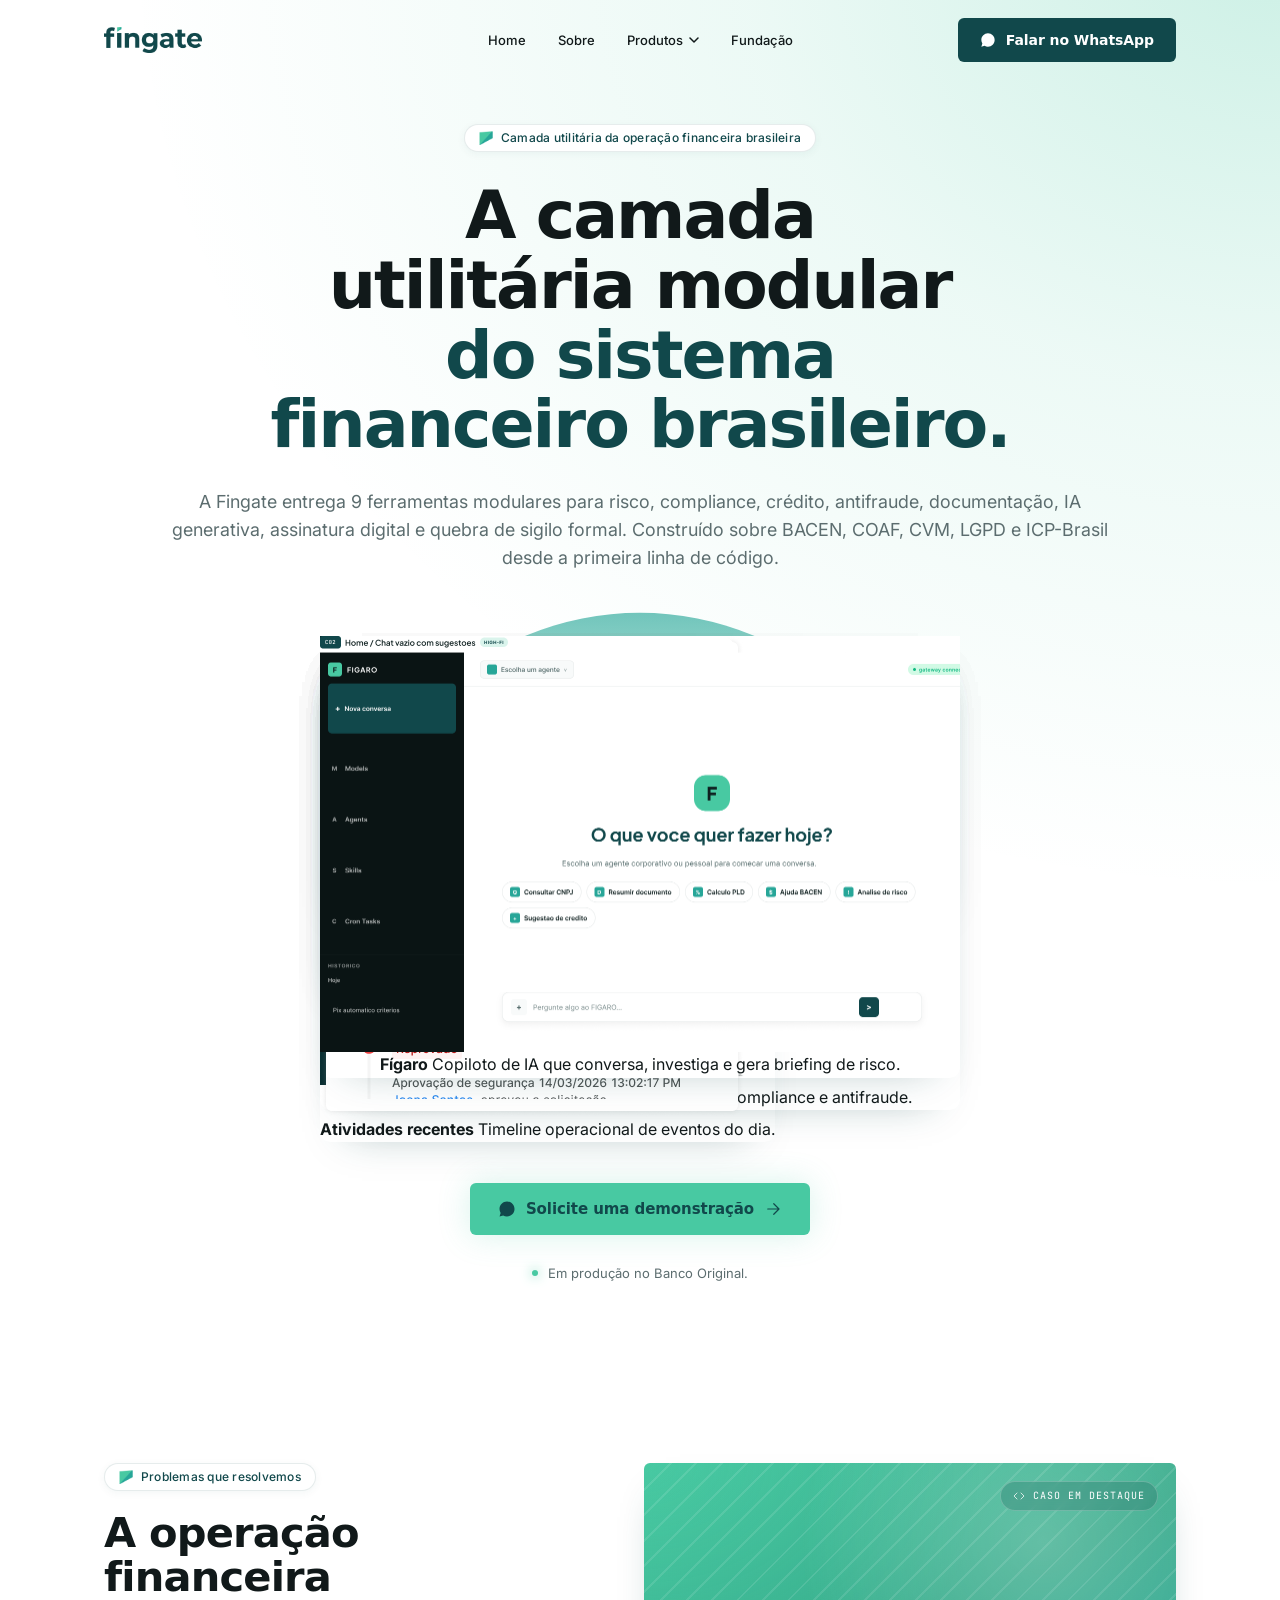
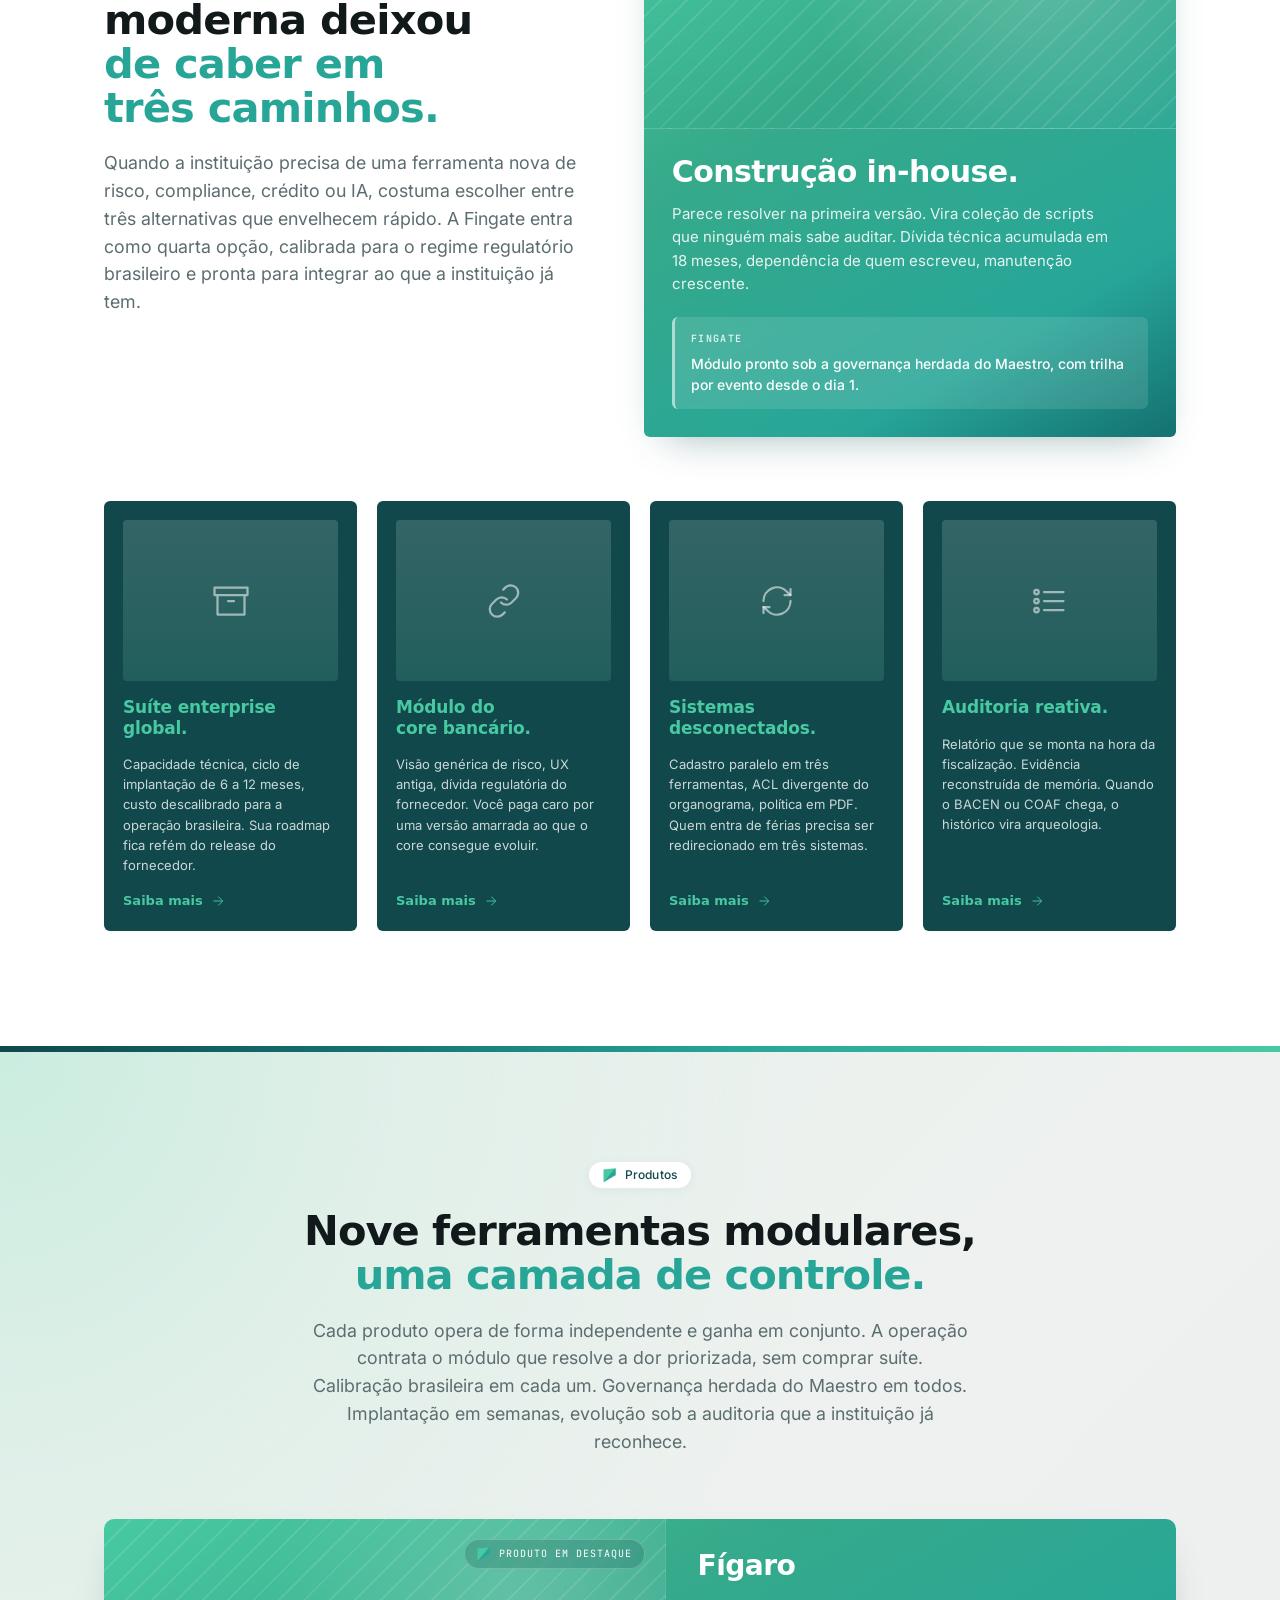
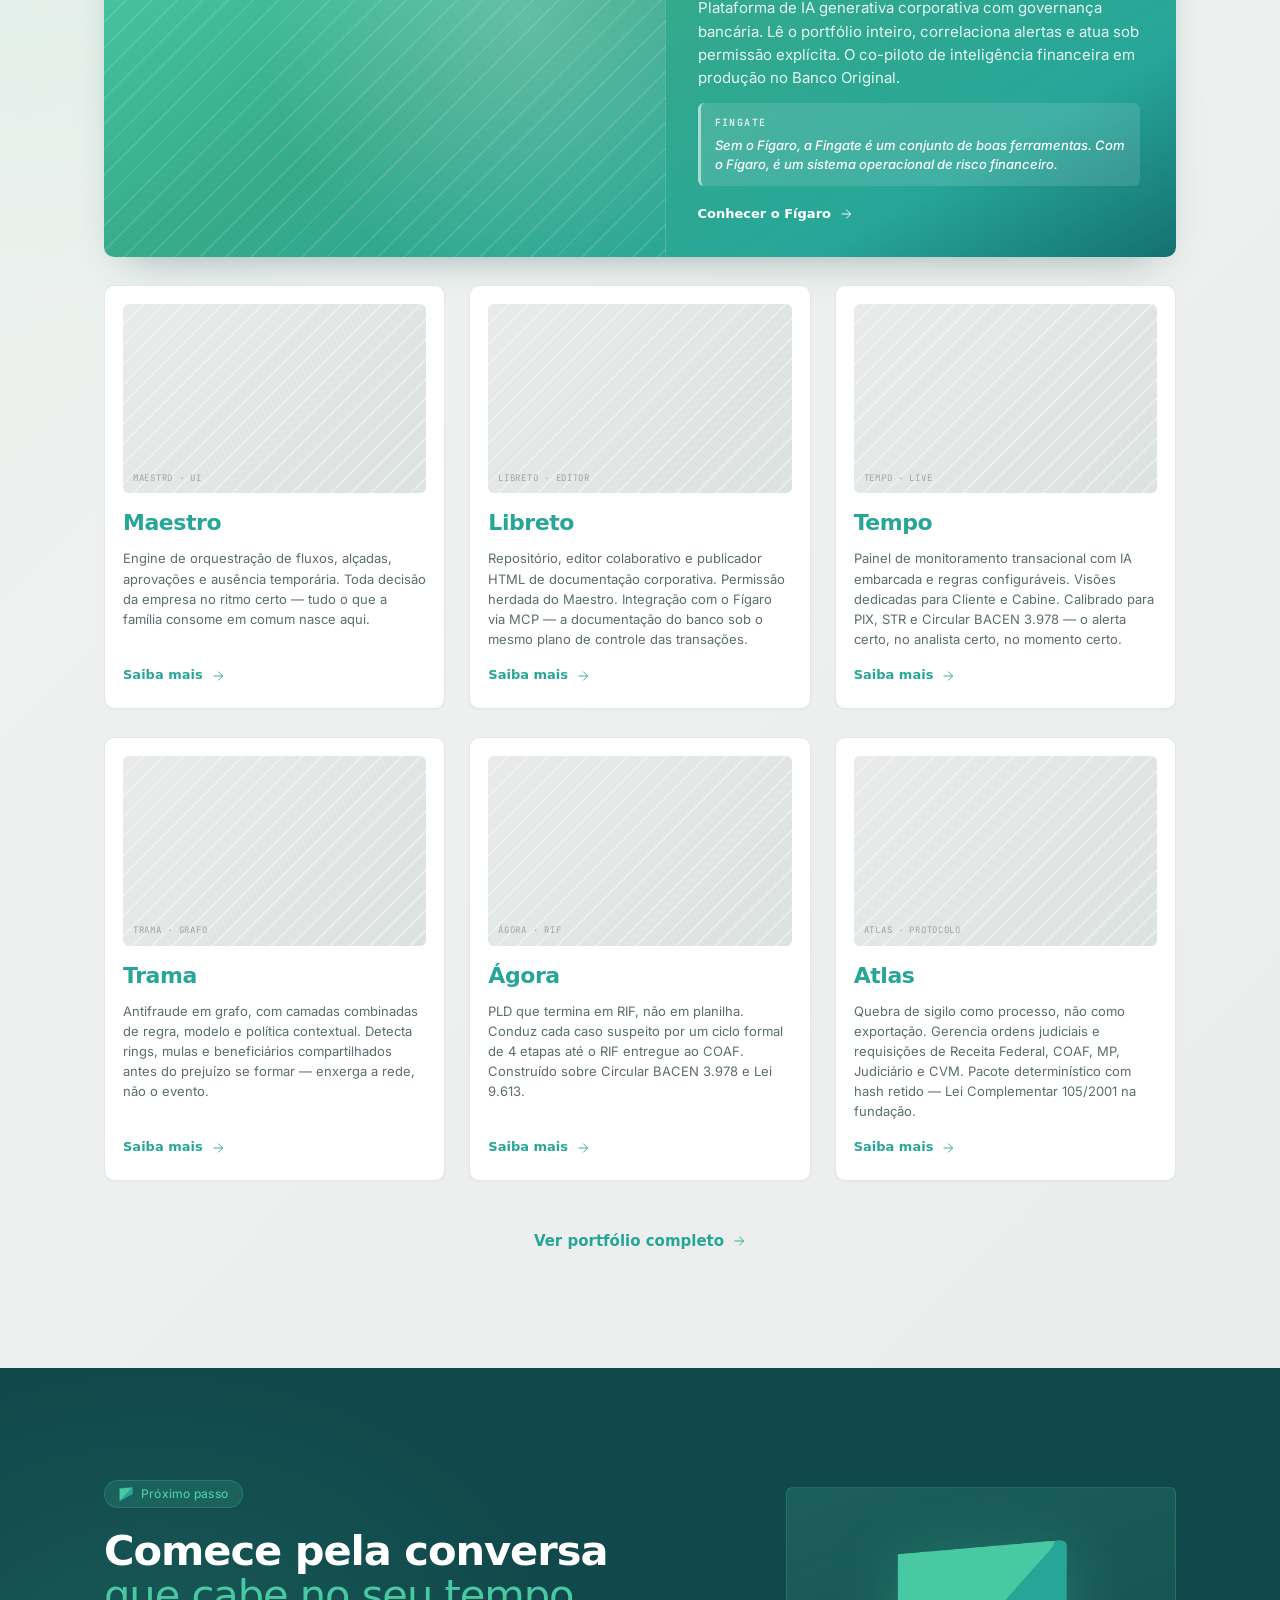
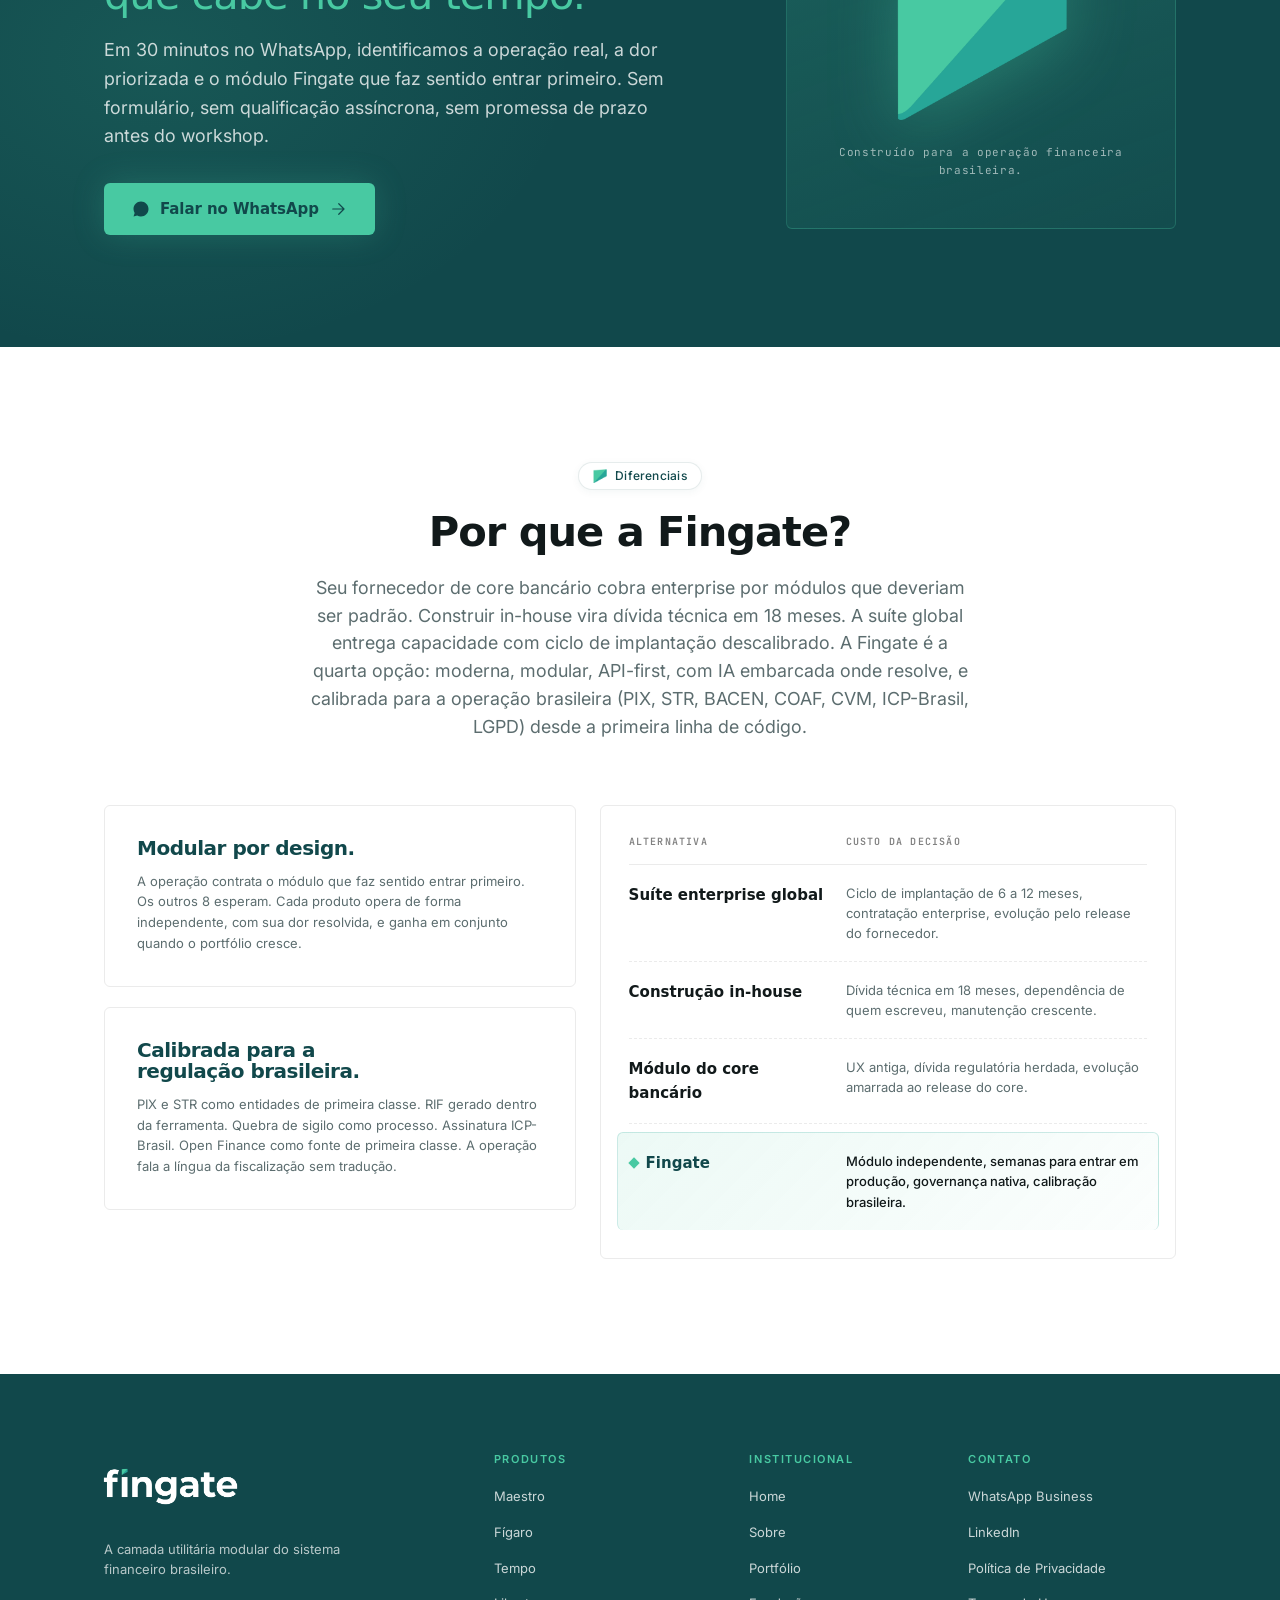
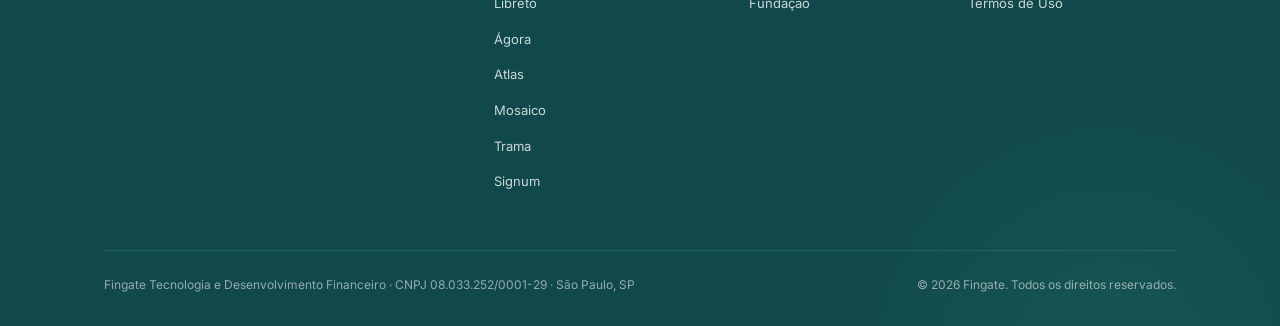
<file: index.html>
<!doctype html>
<html lang="pt-BR">
<head>
  <meta charset="UTF-8">
  <meta name="viewport" content="width=device-width, initial-scale=1.0">
  <title>Fingate. A camada utilitária modular do sistema financeiro brasileiro.</title>
  <meta name="description" content="Fingate é a fintech B2B que entrega 9 ferramentas modulares para risco, compliance, crédito, antifraude e documentação. Em produção em instituição financeira brasileira.">
  <link rel="canonical" href="https://fingate.com.br/">

  <meta property="og:title" content="Fingate. A camada utilitária modular do sistema financeiro brasileiro.">
  <meta property="og:description" content="9 ferramentas modulares para a operação financeira brasileira. Em produção no Banco Original.">
  <meta property="og:url" content="https://fingate.com.br/">
  <meta property="og:type" content="website">
  <meta property="og:locale" content="pt_BR">
  <meta name="twitter:card" content="summary_large_image">

  <link rel="icon" type="image/png" href="assets/images/gema-full-color.png">

  <link rel="stylesheet" href="css/main.css">

  <script type="application/ld+json">
  {
    "@context": "https://schema.org",
    "@graph": [
      {
        "@type": "Organization",
        "@id": "https://fingate.com.br/#organization",
        "name": "Fingate Tecnologia e Desenvolvimento Financeiro",
        "legalName": "Fingate Tecnologia e Desenvolvimento Financeiro",
        "url": "https://fingate.com.br",
        "logo": "https://fingate.com.br/assets/images/fingate-principal.svg",
        "description": "Fintech B2B brasileira que entrega a camada utilitária modular do sistema financeiro brasileiro.",
        "address": {
          "@type": "PostalAddress",
          "addressLocality": "São Paulo",
          "addressRegion": "SP",
          "addressCountry": "BR"
        },
        "taxID": "08.033.252/0001-29",
        "sameAs": ["https://www.linkedin.com/company/fingate"]
      },
      {
        "@type": "WebSite",
        "@id": "https://fingate.com.br/#website",
        "url": "https://fingate.com.br",
        "name": "Fingate",
        "publisher": {"@id": "https://fingate.com.br/#organization"},
        "inLanguage": "pt-BR"
      }
    ]
  }
  </script>
</head>
<body data-screen-label="Home">

  <!-- ============================================================ -->
  <!-- SVG SPRITE                                                   -->
  <!-- ============================================================ -->
  <svg width="0" height="0" style="position:absolute" aria-hidden="true">
    <defs>
      <symbol id="i-gem" viewBox="0 0 16 16">
        <path d="M3 6L8 1.5L13 6L8 14.5L3 6Z" fill="currentColor" opacity="0.95"/>
        <path d="M3 6L8 1.5L13 6L8 6L3 6Z" fill="currentColor" opacity="0.6"/>
      </symbol>
      <symbol id="i-arrow" viewBox="0 0 24 24" fill="none" stroke="currentColor" stroke-width="1.6" stroke-linecap="round" stroke-linejoin="round">
        <path d="M5 12h14M13 5l7 7-7 7"/>
      </symbol>
      <symbol id="i-wa" viewBox="0 0 24 24" fill="currentColor">
        <path d="M17.5 14.4c-.3-.15-1.7-.85-2-.95-.25-.1-.45-.15-.65.15-.2.3-.75.95-.9 1.15-.15.2-.35.2-.65.05-.3-.15-1.25-.46-2.4-1.48-.9-.8-1.5-1.78-1.67-2.08-.18-.3-.02-.46.13-.6.13-.13.3-.35.45-.52.15-.18.2-.3.3-.5.1-.2.05-.38-.02-.53-.07-.15-.65-1.6-.9-2.2-.24-.57-.48-.5-.65-.5l-.55-.02c-.18 0-.5.08-.75.38-.25.3-1 1-1 2.43s1.03 2.82 1.18 3c.15.2 2.03 3.1 4.92 4.34 1.78.76 2.45.83 3.33.7.53-.07 1.7-.7 1.95-1.37.24-.67.24-1.25.17-1.37-.08-.13-.27-.2-.57-.35zM12 2C6.5 2 2 6.5 2 12c0 1.95.56 3.77 1.52 5.31L2.05 22l4.83-1.27A9.95 9.95 0 0 0 12 22c5.5 0 10-4.5 10-10S17.5 2 12 2z"/>
      </symbol>
      <symbol id="i-shield" viewBox="0 0 24 24" fill="none" stroke="currentColor" stroke-width="1.5" stroke-linecap="round" stroke-linejoin="round">
        <path d="M12 22s8-4 8-10V5l-8-3-8 3v7c0 6 8 10 8 10z"/>
        <path d="M9 12l2 2 4-4"/>
      </symbol>
      <symbol id="i-alert" viewBox="0 0 24 24" fill="none" stroke="currentColor" stroke-width="1.5" stroke-linecap="round" stroke-linejoin="round">
        <path d="M10.3 3.86L1.82 18a2 2 0 0 0 1.71 3h16.94a2 2 0 0 0 1.71-3L13.71 3.86a2 2 0 0 0-3.42 0z"/>
        <path d="M12 9v4M12 17h0"/>
      </symbol>
      <symbol id="i-scale" viewBox="0 0 24 24" fill="none" stroke="currentColor" stroke-width="1.5" stroke-linecap="round" stroke-linejoin="round">
        <path d="M16 16l3-8 3 8c-2 1-4 1-6 0z"/>
        <path d="M2 16l3-8 3 8c-2 1-4 1-6 0z"/>
        <path d="M7 21h10M12 3v18M3 7h2c2 0 5-1 7-2 2 1 5 2 7 2h2"/>
      </symbol>
      <symbol id="i-lock" viewBox="0 0 24 24" fill="none" stroke="currentColor" stroke-width="1.5" stroke-linecap="round" stroke-linejoin="round">
        <rect x="3" y="11" width="18" height="11" rx="2"/>
        <path d="M7 11V7a5 5 0 0 1 10 0v4"/>
      </symbol>
      <symbol id="i-key" viewBox="0 0 24 24" fill="none" stroke="currentColor" stroke-width="1.5" stroke-linecap="round" stroke-linejoin="round">
        <circle cx="7.5" cy="15.5" r="4.5"/>
        <path d="M10.7 12.3L21 2M16 7l3 3M19 4l3 3"/>
      </symbol>
      <symbol id="i-trail" viewBox="0 0 24 24" fill="none" stroke="currentColor" stroke-width="1.5" stroke-linecap="round" stroke-linejoin="round">
        <path d="M8 6h13M8 12h13M8 18h13"/>
        <circle cx="3" cy="6" r="1.5"/>
        <circle cx="3" cy="12" r="1.5"/>
        <circle cx="3" cy="18" r="1.5"/>
      </symbol>
      <symbol id="i-cycle" viewBox="0 0 24 24" fill="none" stroke="currentColor" stroke-width="1.5" stroke-linecap="round" stroke-linejoin="round">
        <path d="M21 12a9 9 0 0 1-15.5 6.3L3 16M3 12a9 9 0 0 1 15.5-6.3L21 8"/>
        <path d="M21 4v4h-4M3 20v-4h4"/>
      </symbol>
      <symbol id="i-link" viewBox="0 0 24 24" fill="none" stroke="currentColor" stroke-width="1.5" stroke-linecap="round" stroke-linejoin="round">
        <path d="M10 13a5 5 0 0 0 7.07 0l3-3a5 5 0 0 0-7.07-7.07l-1.5 1.5"/>
        <path d="M14 11a5 5 0 0 0-7.07 0l-3 3a5 5 0 0 0 7.07 7.07l1.5-1.5"/>
      </symbol>
      <symbol id="i-archive" viewBox="0 0 24 24" fill="none" stroke="currentColor" stroke-width="1.5" stroke-linecap="round" stroke-linejoin="round">
        <path d="M21 8v13H3V8M1 3h22v5H1zM10 12h4"/>
      </symbol>
      <symbol id="i-code" viewBox="0 0 24 24" fill="none" stroke="currentColor" stroke-width="1.5" stroke-linecap="round" stroke-linejoin="round">
        <path d="M16 18l6-6-6-6M8 6l-6 6 6 6"/>
      </symbol>

      <!-- Product symbols (simple geometric placeholders) -->
      <symbol id="p-maestro" viewBox="0 0 32 32" fill="none" stroke="currentColor" stroke-width="1.4" stroke-linecap="round" stroke-linejoin="round">
        <path d="M6 22 L20 8"/>
        <circle cx="22" cy="6" r="2.2" fill="currentColor"/>
        <path d="M4 24c0 1.5 1 2.4 2.4 2.4S8.8 25.5 8.8 24 7.8 21.6 6.4 21.6 4 22.5 4 24z"/>
        <path d="M10 18l-4 4"/>
      </symbol>
      <symbol id="p-figaro" viewBox="0 0 32 32" fill="none" stroke="currentColor" stroke-width="1.4" stroke-linejoin="round">
        <path d="M6 22h20l-2-3H8z" fill="currentColor" opacity="0.85"/>
        <path d="M10 19V8h12v11z" fill="currentColor"/>
        <path d="M11 6h10v2H11z" fill="currentColor" opacity="0.7"/>
      </symbol>
      <symbol id="p-tempo" viewBox="0 0 32 32" fill="none" stroke="currentColor" stroke-width="1.4" stroke-linecap="round" stroke-linejoin="round">
        <path d="M7 26L11 6h10l4 20z"/>
        <path d="M16 22V8"/>
        <circle cx="16" cy="6" r="1.5" fill="currentColor"/>
      </symbol>
      <symbol id="p-libreto" viewBox="0 0 32 32" fill="none" stroke="currentColor" stroke-width="1.4" stroke-linecap="round" stroke-linejoin="round">
        <path d="M16 8C13 6 9 5.5 5 6v18c4-.5 8 0 11 2"/>
        <path d="M16 8c3-2 7-2.5 11-2v18c-4-.5-8 0-11 2"/>
        <path d="M16 8v18"/>
      </symbol>
      <symbol id="p-agora" viewBox="0 0 32 32" fill="none" stroke="currentColor" stroke-width="1.4" stroke-linecap="round" stroke-linejoin="round">
        <path d="M4 12l12-6 12 6"/>
        <path d="M7 12v12M12 12v12M20 12v12M25 12v12"/>
        <path d="M4 26h24"/>
      </symbol>
      <symbol id="p-atlas" viewBox="0 0 32 32" fill="none" stroke="currentColor" stroke-width="1.4" stroke-linecap="round">
        <circle cx="16" cy="16" r="11"/>
        <ellipse cx="16" cy="16" rx="5" ry="11"/>
        <path d="M5 16h22"/>
      </symbol>
      <symbol id="p-mosaico" viewBox="0 0 32 32" fill="none" stroke="currentColor" stroke-width="1.2" stroke-linejoin="round">
        <rect x="5" y="5" width="9" height="9" fill="currentColor" opacity="0.85"/>
        <rect x="18" y="5" width="9" height="9"/>
        <rect x="5" y="18" width="9" height="9"/>
        <rect x="18" y="18" width="9" height="9" fill="currentColor" opacity="0.55"/>
      </symbol>
      <symbol id="p-trama" viewBox="0 0 32 32" fill="none" stroke="currentColor" stroke-width="1.4" stroke-linecap="round">
        <circle cx="9" cy="9" r="2"/>
        <circle cx="23" cy="9" r="2"/>
        <circle cx="9" cy="23" r="2"/>
        <circle cx="23" cy="23" r="2"/>
        <circle cx="16" cy="16" r="2.5"/>
        <path d="M11 9h10M11 23h10M9 11v10M23 11v10M11 11l3 3M21 11l-3 3M11 21l3-3M21 21l-3-3"/>
      </symbol>
      <symbol id="p-signum" viewBox="0 0 32 32" fill="none" stroke="currentColor" stroke-width="1.4" stroke-linecap="round" stroke-linejoin="round">
        <path d="M6 26L26 6"/>
        <path d="M22 4l6 6-4 4-6-6z" fill="currentColor" opacity="0.4"/>
        <path d="M5 27l3-1-2-2z" fill="currentColor"/>
      </symbol>
    </defs>
  </svg>

  <!-- ============================================================ -->
  <!-- HEADER                                                       -->
  <!-- ============================================================ -->
  <header class="site-header" role="banner">
    <div class="site-header__inner">
      <a href="/" class="site-header__logo" aria-label="Fingate, página inicial">
        <img src="assets/images/fingate-principal.png" alt="Fingate">
      </a>
      <nav class="site-header__nav" aria-label="Principal">
        <a href="/">Home</a>
        <a href="sobre/index.html">Sobre</a>
        <div class="nav-mega">
          <button class="nav-mega__trigger" aria-haspopup="true" aria-expanded="false" aria-controls="produtos-mega">
            Produtos
            <svg width="10" height="6" viewBox="0 0 10 6" fill="none" aria-hidden="true"><path d="M1 1l4 4 4-4" stroke="currentColor" stroke-width="1.5" stroke-linecap="round" stroke-linejoin="round"/></svg>
          </button>
          <div class="nav-mega__panel" id="produtos-mega" role="menu">
            <div class="nav-mega__inner">
              <a class="nav-mega__feature" href="produtos/figaro.html">
                <span class="nav-mega__feature-thumb" aria-hidden="true">
                  <svg viewBox="0 0 32 32"><use href="#p-figaro"/></svg>
                </span>
                <span class="nav-mega__feature-body">
                  <span class="nav-mega__feature-title">Fígaro</span>
                  <span class="nav-mega__feature-desc">Agente de IA, co-piloto de inteligência financeira. Correlaciona alertas e gera briefings.</span>
                  <span class="nav-mega__feature-cta">Saiba mais
                    <svg width="14" height="14" viewBox="0 0 14 14" fill="none" aria-hidden="true"><path d="M3 7h8M7 3l4 4-4 4" stroke="currentColor" stroke-width="1.5" stroke-linecap="round" stroke-linejoin="round"/></svg>
                  </span>
                </span>
              </a>
              <div class="nav-mega__cols">
                <div class="nav-mega__col">
                  <div class="nav-mega__label">Governança e decisão</div>
                  <a class="nav-mega__item" href="produtos/maestro.html">
                    <span class="nav-mega__icon"><svg viewBox="0 0 32 32" aria-hidden="true"><use href="#p-maestro"/></svg></span>
                    <span class="nav-mega__txt">
                      <span class="nav-mega__name">Maestro</span>
                      <span class="nav-mega__desc">Orquestração de fluxos, alçadas e aprovações.</span>
                    </span>
                  </a>
                  <a class="nav-mega__item" href="produtos/mosaico.html">
                    <span class="nav-mega__icon"><svg viewBox="0 0 32 32" aria-hidden="true"><use href="#p-mosaico"/></svg></span>
                    <span class="nav-mega__txt">
                      <span class="nav-mega__name">Mosaico</span>
                      <span class="nav-mega__desc">Motor de crédito com policy-as-code.</span>
                    </span>
                  </a>
                </div>
                <div class="nav-mega__col">
                  <div class="nav-mega__label">Inteligência e formalização</div>
                  <a class="nav-mega__item" href="produtos/libreto.html">
                    <span class="nav-mega__icon"><svg viewBox="0 0 32 32" aria-hidden="true"><use href="#p-libreto"/></svg></span>
                    <span class="nav-mega__txt">
                      <span class="nav-mega__name">Libreto</span>
                      <span class="nav-mega__desc">Repositório e editor de documentação corporativa.</span>
                    </span>
                  </a>
                  <a class="nav-mega__item" href="produtos/signum.html">
                    <span class="nav-mega__icon"><svg viewBox="0 0 32 32" aria-hidden="true"><use href="#p-signum"/></svg></span>
                    <span class="nav-mega__txt">
                      <span class="nav-mega__name">Signum</span>
                      <span class="nav-mega__desc">Assinatura digital ICP-Brasil e LTA.</span>
                    </span>
                  </a>
                </div>
                <div class="nav-mega__col">
                  <div class="nav-mega__label">Monitoramento e antifraude</div>
                  <a class="nav-mega__item" href="produtos/tempo.html">
                    <span class="nav-mega__icon"><svg viewBox="0 0 32 32" aria-hidden="true"><use href="#p-tempo"/></svg></span>
                    <span class="nav-mega__txt">
                      <span class="nav-mega__name">Tempo</span>
                      <span class="nav-mega__desc">Monitoramento transacional com IA embarcada.</span>
                    </span>
                  </a>
                  <a class="nav-mega__item" href="produtos/trama.html">
                    <span class="nav-mega__icon"><svg viewBox="0 0 32 32" aria-hidden="true"><use href="#p-trama"/></svg></span>
                    <span class="nav-mega__txt">
                      <span class="nav-mega__name">Trama</span>
                      <span class="nav-mega__desc">Antifraude em grafo com camadas combinadas.</span>
                    </span>
                  </a>
                </div>
                <div class="nav-mega__col">
                  <div class="nav-mega__label">Compliance regulatório</div>
                  <a class="nav-mega__item" href="produtos/agora.html">
                    <span class="nav-mega__icon"><svg viewBox="0 0 32 32" aria-hidden="true"><use href="#p-agora"/></svg></span>
                    <span class="nav-mega__txt">
                      <span class="nav-mega__name">Ágora</span>
                      <span class="nav-mega__desc">PLD que termina em RIF, não em planilha.</span>
                    </span>
                  </a>
                  <a class="nav-mega__item" href="produtos/atlas.html">
                    <span class="nav-mega__icon"><svg viewBox="0 0 32 32" aria-hidden="true"><use href="#p-atlas"/></svg></span>
                    <span class="nav-mega__txt">
                      <span class="nav-mega__name">Atlas</span>
                      <span class="nav-mega__desc">Quebra de sigilo como processo, com hash retido.</span>
                    </span>
                  </a>
                </div>
              </div>
            </div>
            <div class="nav-mega__footer">
              <a href="produtos/index.html" class="nav-mega__cta">Ver portfólio completo
                <svg width="14" height="14" viewBox="0 0 14 14" fill="none" aria-hidden="true"><path d="M3 7h8M7 3l4 4-4 4" stroke="currentColor" stroke-width="1.5" stroke-linecap="round" stroke-linejoin="round"/></svg>
              </a>
              <a class="nav-mega__expert"
                 href="https://wa.me/5511936210224?text=Ol%C3%A1%2C%20vim%20pelo%20site%20da%20Fingate%20e%20quero%20conversar%20com%20a%20equipe."
                 target="_blank" rel="noopener noreferrer"
                 data-origin="header_mega_menu">
                Fale com um especialista
                <svg width="14" height="14" viewBox="0 0 14 14" fill="none" aria-hidden="true"><path d="M3 7h8M7 3l4 4-4 4" stroke="currentColor" stroke-width="1.5" stroke-linecap="round" stroke-linejoin="round"/></svg>
              </a>
            </div>
          </div>
        </div>
        <a href="fundacao/index.html">Fundação</a>
      </nav>
      <a class="btn site-header__cta"
         href="https://wa.me/5511936210224?text=Ol%C3%A1%2C%20vim%20pelo%20site%20da%20Fingate%20e%20quero%20conversar%20com%20a%20equipe."
         target="_blank" rel="noopener noreferrer"
         aria-label="Abrir conversa no WhatsApp com a equipe da Fingate"
         data-origin="header_global">
        <svg aria-hidden="true"><use href="#i-wa"/></svg>
        Falar no WhatsApp
      </a>
      <button class="menu-toggle" aria-label="Abrir menu" aria-expanded="false"><span></span></button>
    </div>
    <div class="mobile-menu" aria-hidden="true">
      <a href="sobre/index.html">Sobre</a>
      <a href="produtos/index.html">Produtos</a>
      <a class="btn"
         href="https://wa.me/5511936210224?text=Ol%C3%A1%2C%20vim%20pelo%20site%20da%20Fingate%20e%20quero%20conversar%20com%20a%20equipe."
         target="_blank" rel="noopener noreferrer"
         data-origin="header_mobile">
        <svg aria-hidden="true"><use href="#i-wa"/></svg>
        Falar no WhatsApp
      </a>
    </div>
  </header>

  <main>

    <!-- ========================================================== -->
    <!-- HERO                                                       -->
    <!-- ========================================================== -->
    <section class="hero" id="hero" aria-labelledby="hero-headline">
      <div class="hero__wash" aria-hidden="true"></div>

      <div class="hero__inner">
        <div class="hero__copy">
          <span class="pill hero__pill">
            <img class="pill-gem" src="assets/images/gema-full-color.png" alt="" aria-hidden="true">
            Camada utilitária da operação financeira brasileira
          </span>
          <h1 id="hero-headline" style="max-width: 975px; width: 100%;">
            A camada utilitária modular
            <span class="accent">do sistema financeiro brasileiro.</span>
          </h1>
          <p class="hero__lead">
            A Fingate entrega 9 ferramentas modulares para risco, compliance, crédito, antifraude, documentação, IA generativa, assinatura digital e quebra de sigilo formal. Construído sobre BACEN, COAF, CVM, LGPD e ICP-Brasil desde a primeira linha de código.
          </p>
          <div class="hero__showcase">
            <div class="hero__showcase-circle" aria-hidden="true"></div>
            <figure class="hero__screen hero__screen--maestro">
              <img src="assets/images/screen-maestro.png" alt="Maestro — orquestrador de fluxos">
              <figcaption class="hero__tip">
                <strong>Maestro</strong>
                <span>Orquestrador visual de fluxos de risco, compliance e antifraude.</span>
              </figcaption>
            </figure>
            <figure class="hero__screen hero__screen--card1">
              <img src="assets/images/screen-card-1.png" alt="Radar PLD — heatmap">
              <figcaption class="hero__tip">
                <strong>Radar PLD</strong>
                <span>Heatmap de alertas priorizados em tempo real.</span>
              </figcaption>
            </figure>
            <figure class="hero__screen hero__screen--card2">
              <img src="assets/images/screen-card-2.png" alt="Atividades recentes">
              <figcaption class="hero__tip">
                <strong>Atividades recentes</strong>
                <span>Timeline operacional de eventos do dia.</span>
              </figcaption>
            </figure>
            <figure class="hero__screen hero__screen--card3">
              <img src="assets/images/screen-card-3.png" alt="Possível conta coletora">
              <figcaption class="hero__tip">
                <strong>Investigação</strong>
                <span>Indícios de conta coletora com grafo de relacionamento.</span>
              </figcaption>
            </figure>
            <figure class="hero__screen hero__screen--card4">
              <img src="assets/images/screen-card-4.png" alt="Eventos">
              <figcaption class="hero__tip">
                <strong>Eventos</strong>
                <span>Trilha auditável de cada decisão automatizada.</span>
              </figcaption>
            </figure>
            <figure class="hero__screen hero__screen--figaro">
              <img src="assets/images/screen-figaro.png" alt="Fígaro — copiloto de risco">
              <figcaption class="hero__tip">
                <strong>Fígaro</strong>
                <span>Copiloto de IA que conversa, investiga e gera briefing de risco.</span>
              </figcaption>
            </figure>
          </div>
          <div class="hero__actions">
            <a class="btn btn--menta"
               href="https://wa.me/5511936210224?text=Ol%C3%A1%2C%20vim%20pelo%20site%20da%20Fingate%20e%20quero%20conversar%20com%20a%20equipe."
               target="_blank" rel="noopener noreferrer"
               data-origin="hero">
              <svg aria-hidden="true"><use href="#i-wa"/></svg>
              Solicite uma demonstração
              <svg class="icon" aria-hidden="true"><use href="#i-arrow"/></svg>
            </a>
          </div>
          <div class="hero__seal">Em produção no Banco Original.</div>
        </div>

        <div class="hero__visual" aria-hidden="true">
          <div class="hero__panel hero__panel--back">
            <div class="hero__chip">RADAR · PLD</div>
            <div class="hero__panel-head">
              <span class="hero__panel-title">Alertas priorizados</span>
              <span class="hero__panel-sub">live</span>
            </div>
            <div class="hero__rows">
              <div class="hero__row">
                <span class="hero__row-label">PIX out · BRL 48.200</span>
                <span class="hero__row-meta">3.978</span>
                <span class="hero__row-status hero__row-status--alert">flagged</span>
              </div>
              <div class="hero__row">
                <span class="hero__row-label">STR · contraparte nova</span>
                <span class="hero__row-meta">tipo 14</span>
                <span class="hero__row-status">cleared</span>
              </div>
              <div class="hero__row">
                <span class="hero__row-label">Cluster · 7 contas</span>
                <span class="hero__row-meta">grafo</span>
                <span class="hero__row-status hero__row-status--alert">analyse</span>
              </div>
            </div>
          </div>
          <div class="hero__panel hero__panel--front">
            <div class="hero__chip">FÍGARO · briefing</div>
            <div class="hero__panel-head">
              <span class="hero__panel-title">Sumário de risco · D-1</span>
              <span class="hero__panel-sub">14:02</span>
            </div>
            <div class="hero__rows">
              <div class="hero__row">
                <span class="hero__row-label">Casos novos PLD</span>
                <span class="hero__row-meta">+12</span>
                <span class="hero__row-status">ok</span>
              </div>
              <div class="hero__row">
                <span class="hero__row-label">RIFs em andamento</span>
                <span class="hero__row-meta">3</span>
                <span class="hero__row-status">tracked</span>
              </div>
              <div class="hero__row">
                <span class="hero__row-label">Ordens judiciais</span>
                <span class="hero__row-meta">SLA 48h</span>
                <span class="hero__row-status hero__row-status--neutral">queued</span>
              </div>
              <div class="hero__row">
                <span class="hero__row-label">Assinaturas LTA</span>
                <span class="hero__row-meta">PAdES</span>
                <span class="hero__row-status">ok</span>
              </div>
            </div>
          </div>
          <div class="hero__metric">
            <div class="hero__metric-label">9 ferramentas</div>
            <div class="hero__metric-value">1 camada</div>
            <div class="hero__metric-foot">governança herdada do Maestro</div>
          </div>
        </div>
      </div>
    </section>

    <!-- ========================================================== -->
    <!-- PROBLEMS                                                   -->
    <!-- ========================================================== -->
    <section class="section problems" id="problemas" aria-labelledby="prob-headline">
      <div class="container">
        <div class="problems__top reveal">
          <div class="problems__top-copy">
            <span class="pill">
              <img class="pill-gem" src="assets/images/gema-full-color.png" alt="" aria-hidden="true">
              Problemas que resolvemos
            </span>
            <h2 id="prob-headline">
              A operação financeira moderna deixou
              <span class="accent">de caber em três caminhos.</span>
            </h2>
            <p>
              Quando a instituição precisa de uma ferramenta nova de risco, compliance, crédito ou IA, costuma escolher entre três alternativas que envelhecem rápido. A Fingate entra como quarta opção, calibrada para o regime regulatório brasileiro e pronta para integrar ao que a instituição já tem.
            </p>
          </div>

          <article class="problem-featured">
            <div class="problem-featured__thumb" aria-hidden="true">
              <span class="problem-featured__chip">
                <svg aria-hidden="true"><use href="#i-code"/></svg>
                Caso em destaque
              </span>
            </div>
            <div class="problem-featured__body">
              <h3>Construção in-house.</h3>
              <p>Parece resolver na primeira versão. Vira coleção de scripts que ninguém mais sabe auditar. Dívida técnica acumulada em 18 meses, dependência de quem escreveu, manutenção crescente.</p>
              <div class="problem-featured__resp">
                <span class="problem-featured__resp-tag">Fingate</span>
                <span>Módulo pronto sob a governança herdada do Maestro, com trilha por evento desde o dia 1.</span>
              </div>
            </div>
          </article>
        </div>

        <div class="problems__grid">
          <article class="problem reveal">
            <div class="problem__thumb" aria-hidden="true">
              <svg aria-hidden="true"><use href="#i-archive"/></svg>
            </div>
            <h3>Suíte enterprise global.</h3>
            <p class="problem__desc">Capacidade técnica, ciclo de implantação de 6 a 12 meses, custo descalibrado para a operação brasileira. Sua roadmap fica refém do release do fornecedor.</p>
            <a href="#" class="problem__link">Saiba mais <svg aria-hidden="true"><use href="#i-arrow"/></svg></a>
          </article>

          <article class="problem reveal">
            <div class="problem__thumb" aria-hidden="true">
              <svg aria-hidden="true"><use href="#i-link"/></svg>
            </div>
            <h3>Módulo do core bancário.</h3>
            <p class="problem__desc">Visão genérica de risco, UX antiga, dívida regulatória do fornecedor. Você paga caro por uma versão amarrada ao que o core consegue evoluir.</p>
            <a href="#" class="problem__link">Saiba mais <svg aria-hidden="true"><use href="#i-arrow"/></svg></a>
          </article>

          <article class="problem reveal">
            <div class="problem__thumb" aria-hidden="true">
              <svg aria-hidden="true"><use href="#i-cycle"/></svg>
            </div>
            <h3>Sistemas desconectados.</h3>
            <p class="problem__desc">Cadastro paralelo em três ferramentas, ACL divergente do organograma, política em PDF. Quem entra de férias precisa ser redirecionado em três sistemas.</p>
            <a href="#" class="problem__link">Saiba mais <svg aria-hidden="true"><use href="#i-arrow"/></svg></a>
          </article>

          <article class="problem reveal">
            <div class="problem__thumb" aria-hidden="true">
              <svg aria-hidden="true"><use href="#i-trail"/></svg>
            </div>
            <h3>Auditoria reativa.</h3>
            <p class="problem__desc">Relatório que se monta na hora da fiscalização. Evidência reconstruída de memória. Quando o BACEN ou COAF chega, o histórico vira arqueologia.</p>
            <a href="#" class="problem__link">Saiba mais <svg aria-hidden="true"><use href="#i-arrow"/></svg></a>
          </article>
        </div>
      </div>
    </section>

    <!-- ========================================================== -->
    <!-- PRODUCTS                                                   -->
    <!-- ========================================================== -->
    <section class="section products" id="produtos" aria-labelledby="prod-headline">
      <div class="products__divider" aria-hidden="true"></div>
      <div class="products__bg" aria-hidden="true"></div>

      <div class="container products__inner">
        <header class="section__head reveal">
          <span class="pill">
            <img class="pill-gem" src="assets/images/gema-full-color.png" alt="" aria-hidden="true">
            Produtos
          </span>
          <h2 id="prod-headline">
            Nove ferramentas modulares,
            <span class="accent">uma camada de controle.</span>
          </h2>
          <p>
            Cada produto opera de forma independente e ganha em conjunto. A operação contrata o módulo que resolve a dor priorizada, sem comprar suíte. Calibração brasileira em cada um. Governança herdada do Maestro em todos. Implantação em semanas, evolução sob a auditoria que a instituição já reconhece.
          </p>
        </header>

        <div class="products__grid">

          <article class="product product--featured reveal">
            <div class="product__thumb product__thumb--featured" aria-hidden="true">
              <span class="product__featured-chip">
                <img class="pill-gem" src="assets/images/gema-full-color.png" alt="" aria-hidden="true">
                Produto em destaque
              </span>
            </div>
            <div class="product__featured-body">
              <h3>Fígaro</h3>
              <p>Plataforma de IA generativa corporativa com governança bancária. Lê o portfólio inteiro, correlaciona alertas e atua sob permissão explícita. O co-piloto de inteligência financeira em produção no Banco Original.</p>
              <div class="product__featured-resp">
                <span class="product__featured-resp-tag">Fingate</span>
                <span>Sem o Fígaro, a Fingate é um conjunto de boas ferramentas. Com o Fígaro, é um sistema operacional de risco financeiro.</span>
              </div>
              <a href="produtos/figaro.html" class="product__featured-link">Conhecer o Fígaro <svg aria-hidden="true"><use href="#i-arrow"/></svg></a>
            </div>
          </article>

          <article class="product reveal">
            <div class="product__thumb" data-thumb-label="Maestro · UI"></div>
            <h3>Maestro</h3>
            <p class="product__desc">Engine de orquestração de fluxos, alçadas, aprovações e ausência temporária. Toda decisão da empresa no ritmo certo — tudo o que a família consome em comum nasce aqui.</p>
            <a href="produtos/maestro.html" class="link-more">Saiba mais <svg aria-hidden="true"><use href="#i-arrow"/></svg></a>
          </article>

          <article class="product reveal">
            <div class="product__thumb" data-thumb-label="Libreto · editor"></div>
            <h3>Libreto</h3>
            <p class="product__desc">Repositório, editor colaborativo e publicador HTML de documentação corporativa. Permissão herdada do Maestro. Integração com o Fígaro via MCP — a documentação do banco sob o mesmo plano de controle das transações.</p>
            <a href="produtos/libreto.html" class="link-more">Saiba mais <svg aria-hidden="true"><use href="#i-arrow"/></svg></a>
          </article>

          <article class="product reveal">
            <div class="product__thumb" data-thumb-label="Tempo · live"></div>
            <h3>Tempo</h3>
            <p class="product__desc">Painel de monitoramento transacional com IA embarcada e regras configuráveis. Visões dedicadas para Cliente e Cabine. Calibrado para PIX, STR e Circular BACEN 3.978 — o alerta certo, no analista certo, no momento certo.</p>
            <a href="produtos/tempo.html" class="link-more">Saiba mais <svg aria-hidden="true"><use href="#i-arrow"/></svg></a>
          </article>

          <article class="product reveal">
            <div class="product__thumb" data-thumb-label="Trama · grafo"></div>
            <h3>Trama</h3>
            <p class="product__desc">Antifraude em grafo, com camadas combinadas de regra, modelo e política contextual. Detecta rings, mulas e beneficiários compartilhados antes do prejuízo se formar — enxerga a rede, não o evento.</p>
            <a href="produtos/trama.html" class="link-more">Saiba mais <svg aria-hidden="true"><use href="#i-arrow"/></svg></a>
          </article>

          <article class="product reveal">
            <div class="product__thumb" data-thumb-label="Ágora · RIF"></div>
            <h3>Ágora</h3>
            <p class="product__desc">PLD que termina em RIF, não em planilha. Conduz cada caso suspeito por um ciclo formal de 4 etapas até o RIF entregue ao COAF. Construído sobre Circular BACEN 3.978 e Lei 9.613.</p>
            <a href="produtos/agora.html" class="link-more">Saiba mais <svg aria-hidden="true"><use href="#i-arrow"/></svg></a>
          </article>

          <article class="product reveal">
            <div class="product__thumb" data-thumb-label="Atlas · protocolo"></div>
            <h3>Atlas</h3>
            <p class="product__desc">Quebra de sigilo como processo, não como exportação. Gerencia ordens judiciais e requisições de Receita Federal, COAF, MP, Judiciário e CVM. Pacote determinístico com hash retido — Lei Complementar 105/2001 na fundação.</p>
            <a href="produtos/atlas.html" class="link-more">Saiba mais <svg aria-hidden="true"><use href="#i-arrow"/></svg></a>
          </article>
        </div>

        <div class="products__cta">
          <a href="produtos/index.html" class="link-more" style="font-size: 0.9375rem;">
            Ver portfólio completo
            <svg aria-hidden="true"><use href="#i-arrow"/></svg>
          </a>
        </div>
      </div>
    </section>

    <!-- ========================================================== -->
    <!-- BREAKER CTA                                                -->
    <!-- ========================================================== -->
    <section class="breaker" id="breaker" aria-labelledby="breaker-headline">
      <div class="container breaker__inner">
        <div class="breaker__copy">
          <span class="pill pill--on-dark">
            <img class="pill-gem" src="assets/images/gema-full-color.png" alt="" aria-hidden="true">
            Próximo passo
          </span>
          <h2 id="breaker-headline" style="margin-top: 20px;">
            Comece pela conversa
            <span class="accent">que cabe no seu tempo.</span>
          </h2>
          <p class="breaker__lead">
            Em 30 minutos no WhatsApp, identificamos a operação real, a dor priorizada e o módulo Fingate que faz sentido entrar primeiro. Sem formulário, sem qualificação assíncrona, sem promessa de prazo antes do workshop.
          </p>
          <a class="btn btn--menta"
             href="https://wa.me/5511936210224?text=Ol%C3%A1%2C%20vim%20pelo%20site%20da%20Fingate%20e%20quero%20entender%20qual%20m%C3%B3dulo%20faz%20sentido%20para%20a%20minha%20opera%C3%A7%C3%A3o."
             target="_blank" rel="noopener noreferrer"
             data-origin="breaker_cta_home">
            <svg aria-hidden="true"><use href="#i-wa"/></svg>
            Falar no WhatsApp
            <svg class="icon" aria-hidden="true"><use href="#i-arrow"/></svg>
          </a>
        </div>
        <div class="breaker__visual">
          <img src="assets/images/gema-full-color.png" alt="">
          <p class="breaker__visual-cap">Construído para a operação financeira brasileira.</p>
        </div>
      </div>
    </section>

    <!-- ========================================================== -->
    <!-- DIFFERENTIALS                                              -->
    <!-- ========================================================== -->
    <section class="section diff" id="diferenciais" aria-labelledby="diff-headline">
      <div class="container">
        <header class="section__head reveal">
          <span class="pill">
            <img class="pill-gem" src="assets/images/gema-full-color.png" alt="" aria-hidden="true">
            Diferenciais
          </span>
          <h2 id="diff-headline">Por que a Fingate?</h2>
          <p>
            Seu fornecedor de core bancário cobra enterprise por módulos que deveriam ser padrão. Construir in-house vira dívida técnica em 18 meses. A suíte global entrega capacidade com ciclo de implantação descalibrado. A Fingate é a quarta opção: moderna, modular, API-first, com IA embarcada onde resolve, e calibrada para a operação brasileira (PIX, STR, BACEN, COAF, CVM, ICP-Brasil, LGPD) desde a primeira linha de código.
          </p>
        </header>

        <div class="diff__layout">
          <div class="diff__left">
            <article class="diff__card reveal">
              <h3>Modular por design.</h3>
              <p>A operação contrata o módulo que faz sentido entrar primeiro. Os outros 8 esperam. Cada produto opera de forma independente, com sua dor resolvida, e ganha em conjunto quando o portfólio cresce.</p>
            </article>
            <article class="diff__card reveal">
              <h3>Calibrada para a regulação brasileira.</h3>
              <p>PIX e STR como entidades de primeira classe. RIF gerado dentro da ferramenta. Quebra de sigilo como processo. Assinatura ICP-Brasil. Open Finance como fonte de primeira classe. A operação fala a língua da fiscalização sem tradução.</p>
            </article>
          </div>

          <div class="diff__compare reveal">
            <div class="diff__compare-head">
              <span>Alternativa</span>
              <span>Custo da decisão</span>
            </div>
            <div class="diff__row">
              <span class="diff__row-name">Suíte enterprise global</span>
              <span class="diff__row-cost">Ciclo de implantação de 6 a 12 meses, contratação enterprise, evolução pelo release do fornecedor.</span>
            </div>
            <div class="diff__row">
              <span class="diff__row-name">Construção in-house</span>
              <span class="diff__row-cost">Dívida técnica em 18 meses, dependência de quem escreveu, manutenção crescente.</span>
            </div>
            <div class="diff__row">
              <span class="diff__row-name">Módulo do core bancário</span>
              <span class="diff__row-cost">UX antiga, dívida regulatória herdada, evolução amarrada ao release do core.</span>
            </div>
            <div class="diff__row diff__row--win">
              <span class="diff__row-name">Fingate</span>
              <span class="diff__row-cost">Módulo independente, semanas para entrar em produção, governança nativa, calibração brasileira.</span>
            </div>
          </div>
        </div>
      </div>
    </section>

  </main>

  <!-- ============================================================ -->
  <!-- FOOTER                                                       -->
  <!-- ============================================================ -->
  <footer class="site-footer" role="contentinfo">
    <div class="container">
      <div class="site-footer__top">
        <div class="site-footer__brand">
          <img src="assets/images/fingate-fundo-escuro.png" alt="Fingate">
          <p>A camada utilitária modular do sistema financeiro brasileiro.</p>
        </div>
        <div class="site-footer__col">
          <h4>Produtos</h4>
          <ul>
            <li><a href="produtos/maestro.html">Maestro</a></li>
            <li><a href="produtos/figaro.html">Fígaro</a></li>
            <li><a href="produtos/tempo.html">Tempo</a></li>
            <li><a href="produtos/libreto.html">Libreto</a></li>
            <li><a href="produtos/agora.html">Ágora</a></li>
            <li><a href="produtos/atlas.html">Atlas</a></li>
            <li><a href="produtos/mosaico.html">Mosaico</a></li>
            <li><a href="produtos/trama.html">Trama</a></li>
            <li><a href="produtos/signum.html">Signum</a></li>
          </ul>
        </div>
        <div class="site-footer__col">
          <h4>Institucional</h4>
          <ul>
            <li><a href="/">Home</a></li>
            <li><a href="sobre/index.html">Sobre</a></li>
            <li><a href="produtos/index.html">Portfólio</a></li>
            <li><a href="fundacao/index.html">Fundação</a></li>
          </ul>
        </div>
        <div class="site-footer__col">
          <h4>Contato</h4>
          <ul>
            <li>
              <a href="https://wa.me/5511936210224?text=Ol%C3%A1%2C%20vim%20pelo%20site%20da%20Fingate%20e%20quero%20conversar%20com%20a%20equipe."
                 target="_blank" rel="noopener noreferrer"
                 data-origin="footer_global">WhatsApp Business</a>
            </li>
            <li><a href="https://www.linkedin.com/company/fingate" target="_blank" rel="noopener noreferrer">LinkedIn</a></li>
            <li><a href="#">Política de Privacidade</a></li>
            <li><a href="#">Termos de Uso</a></li>
          </ul>
        </div>
      </div>
      <div class="site-footer__bottom">
        <span>Fingate Tecnologia e Desenvolvimento Financeiro · CNPJ 08.033.252/0001-29 · São Paulo, SP</span>
        <span>© 2026 Fingate. Todos os direitos reservados.</span>
      </div>
    </div>
  </footer>

  <script src="js/main.js" defer></script>
</body>
</html>
</file>
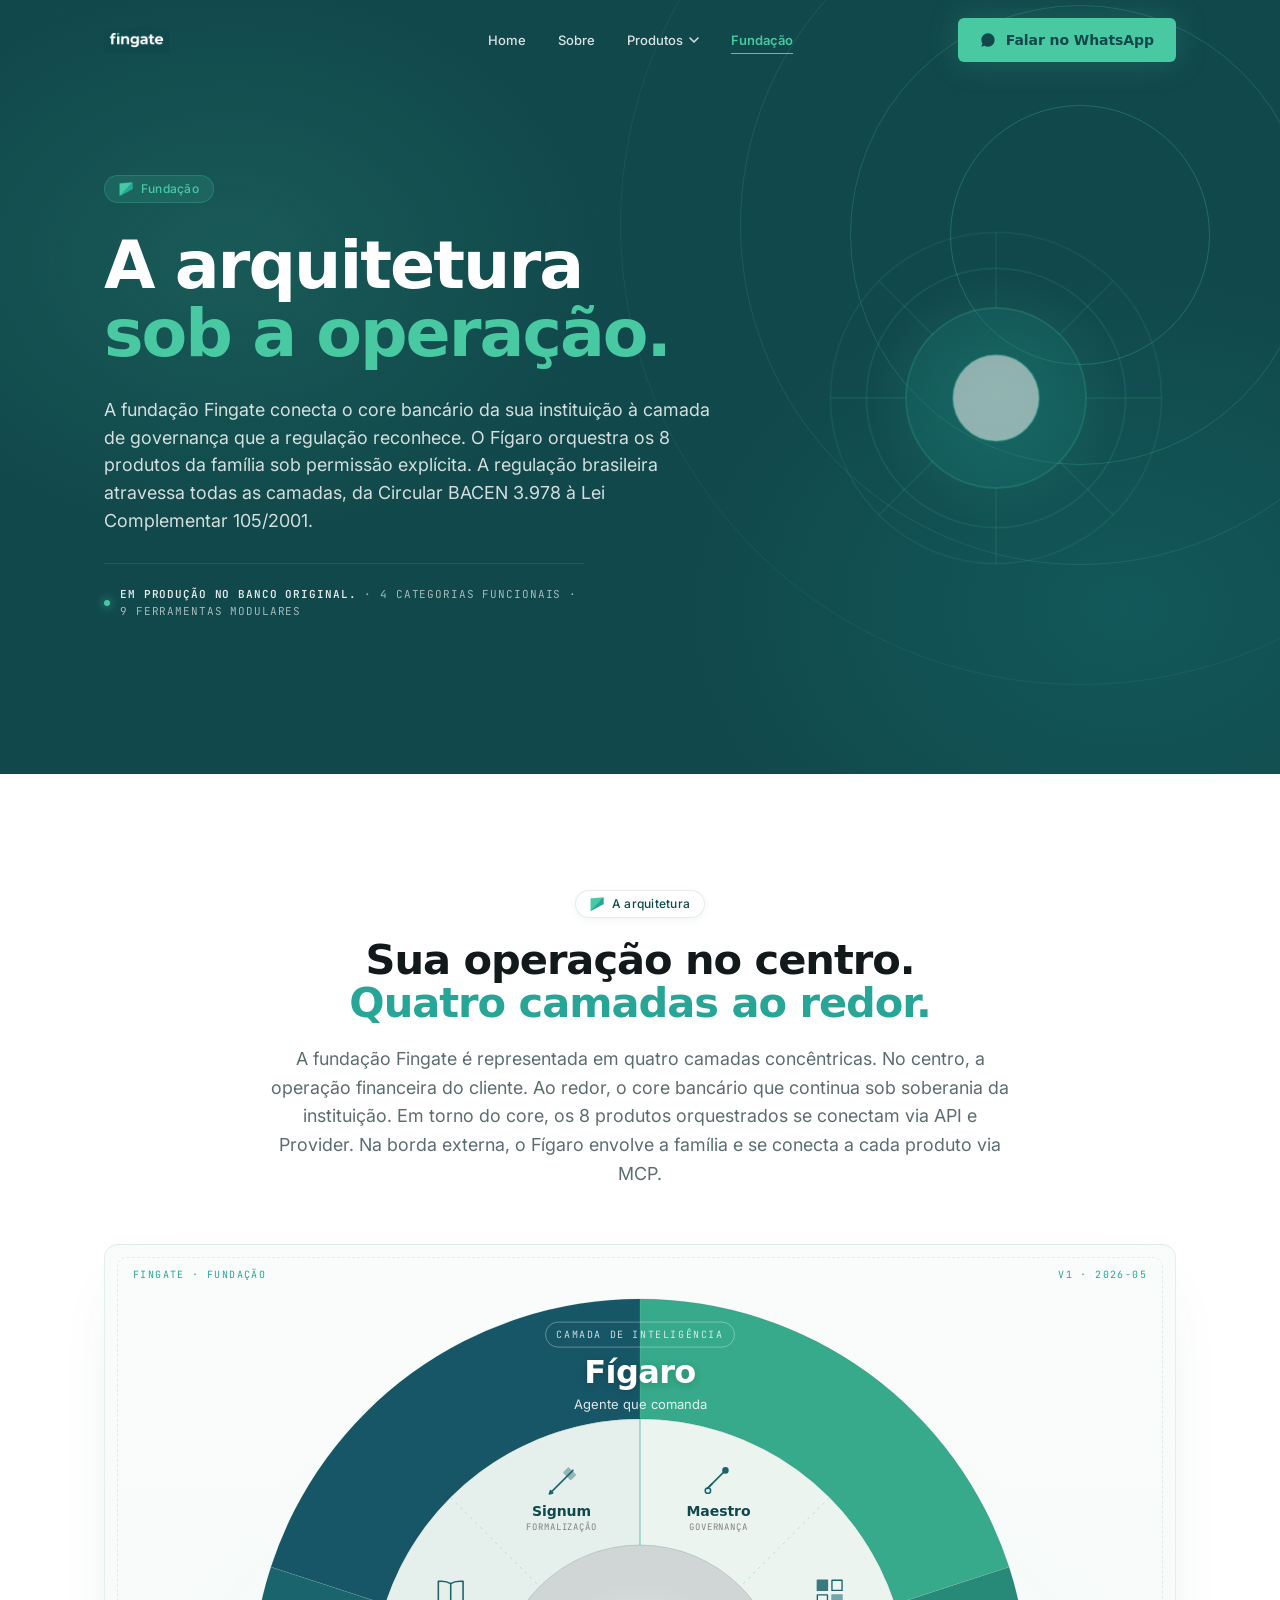
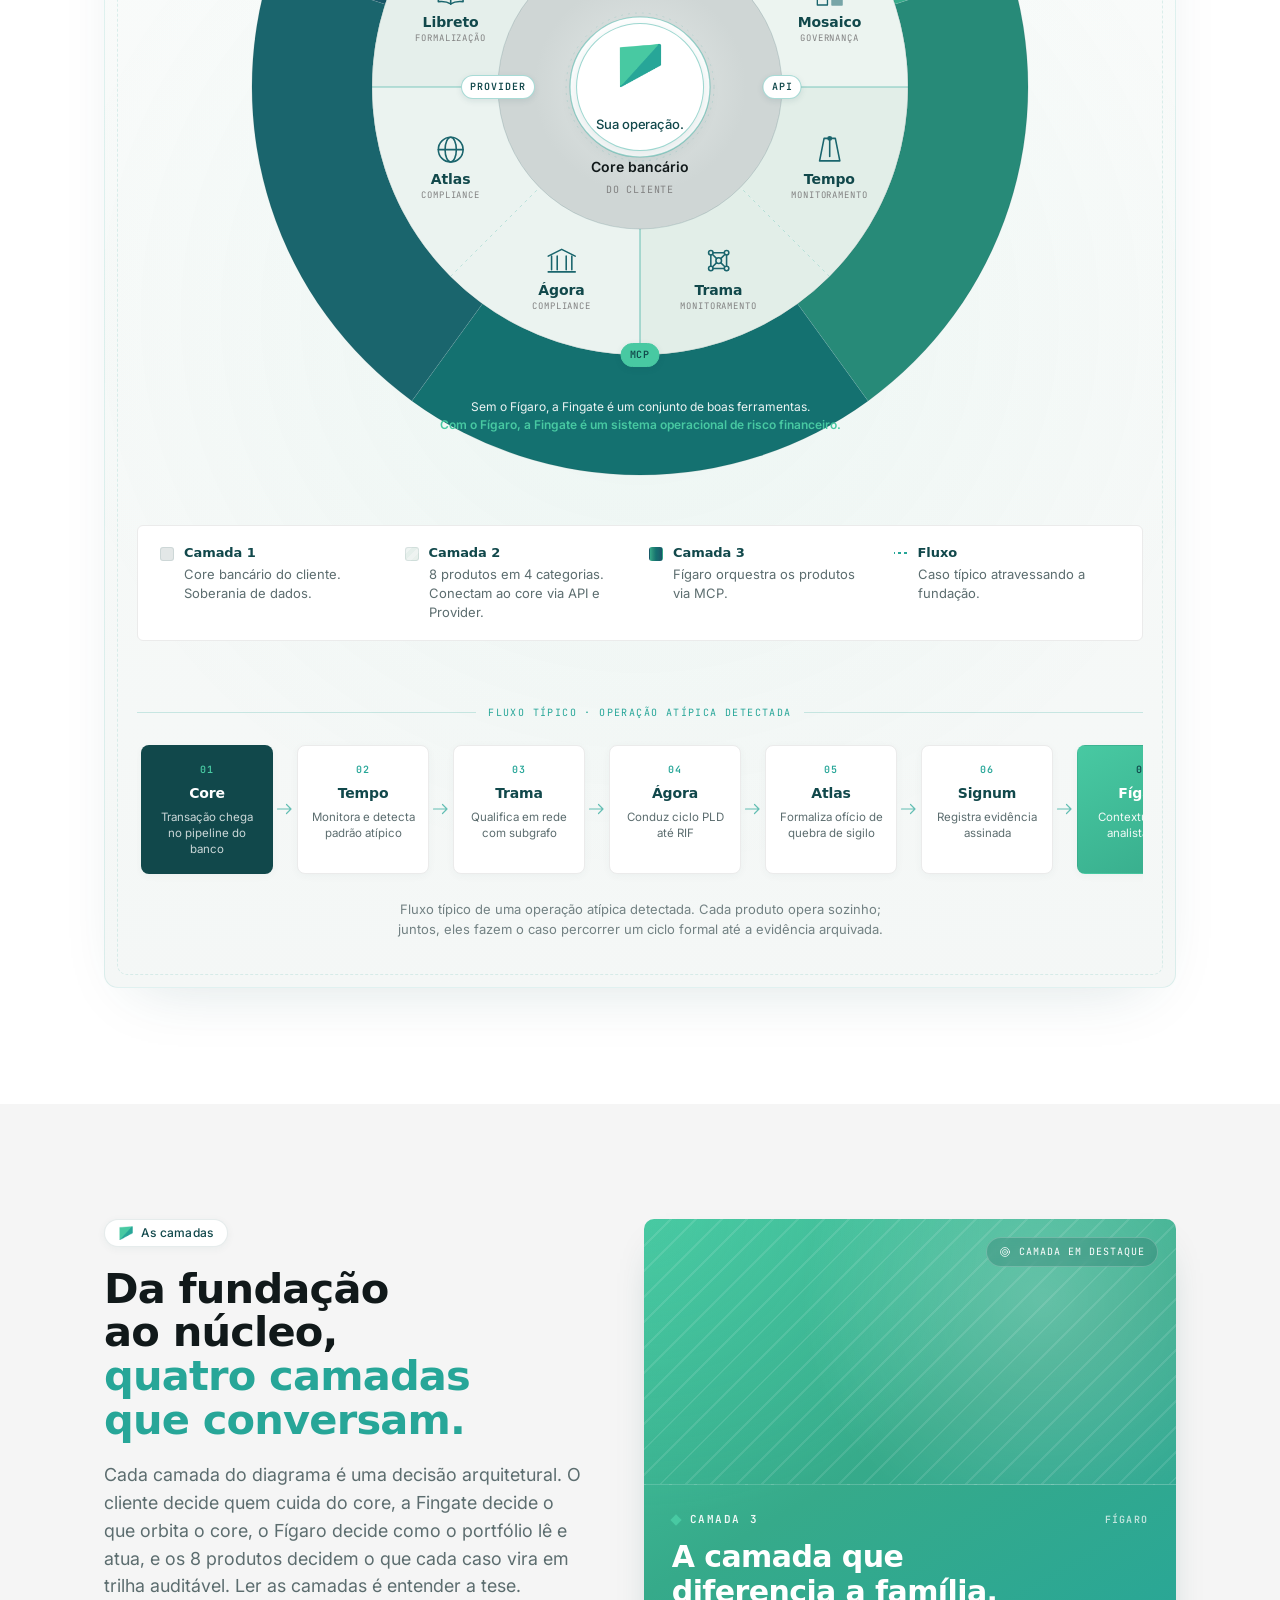
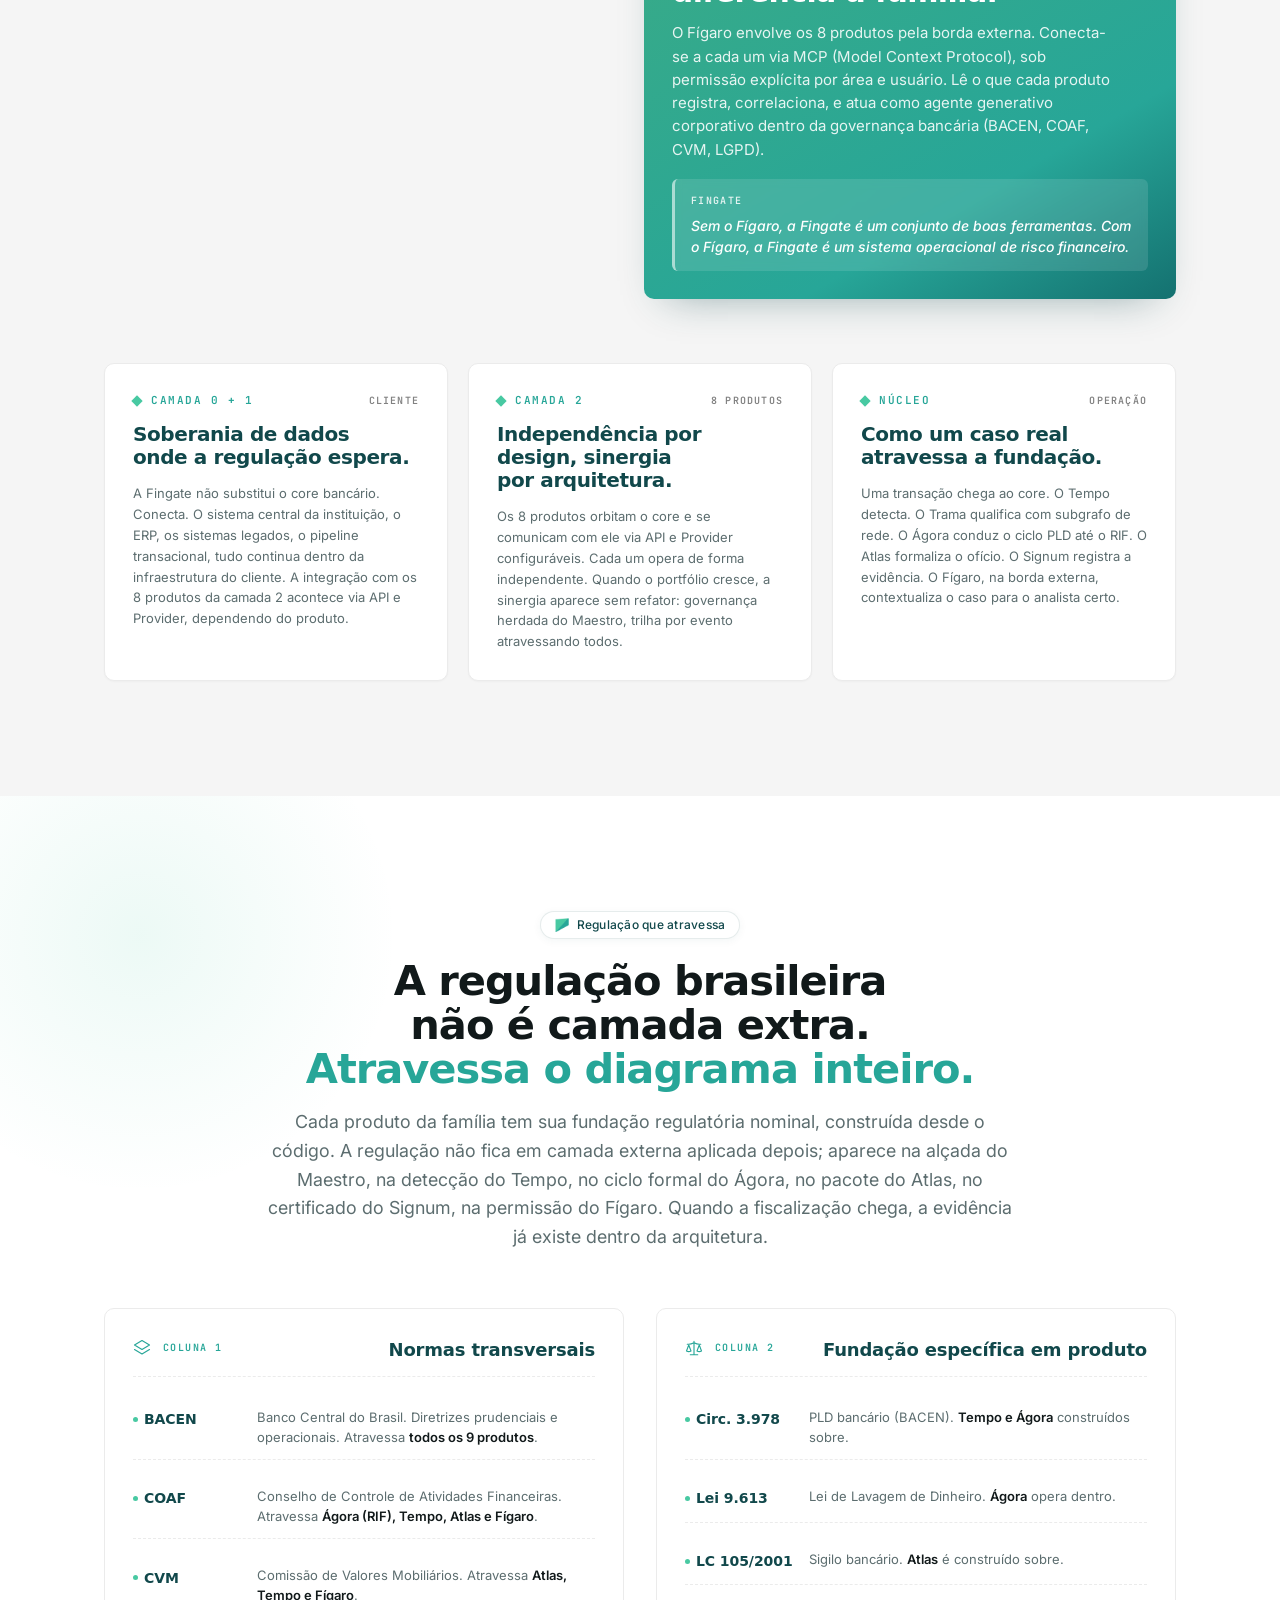
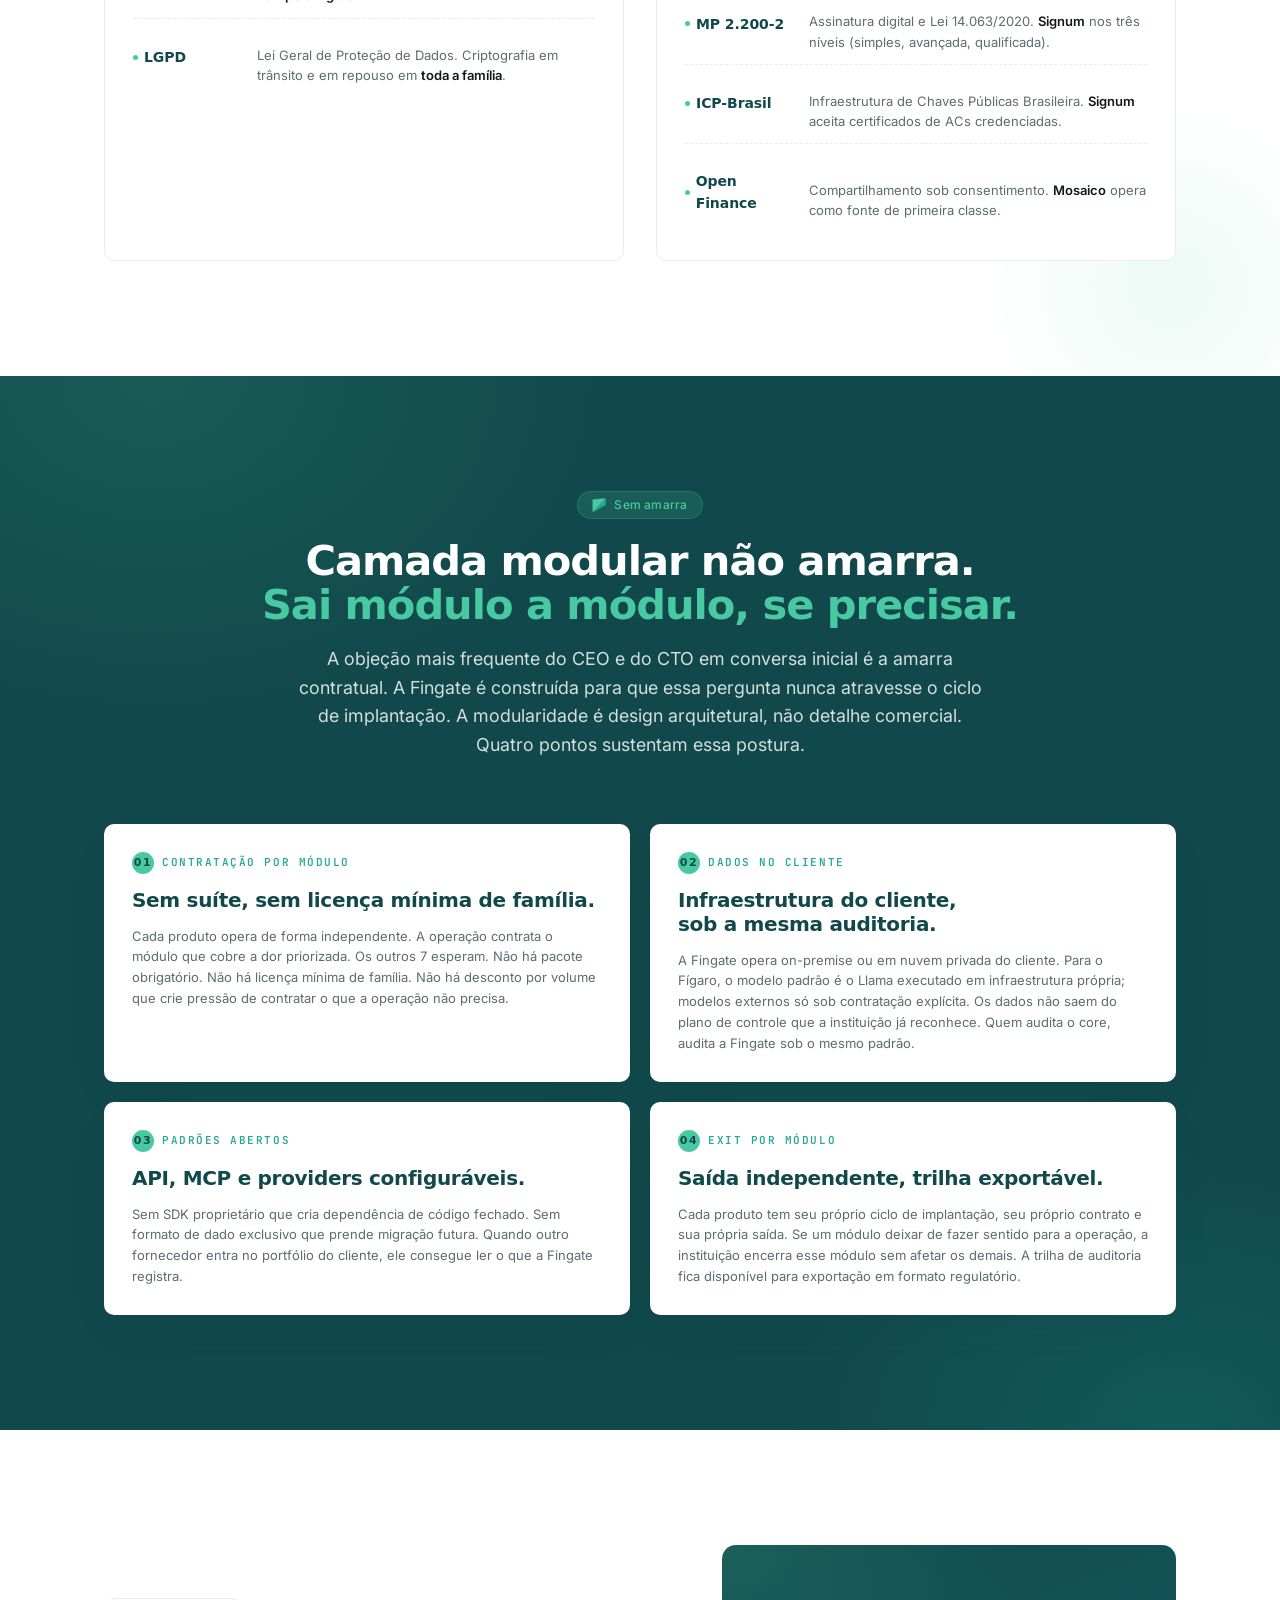
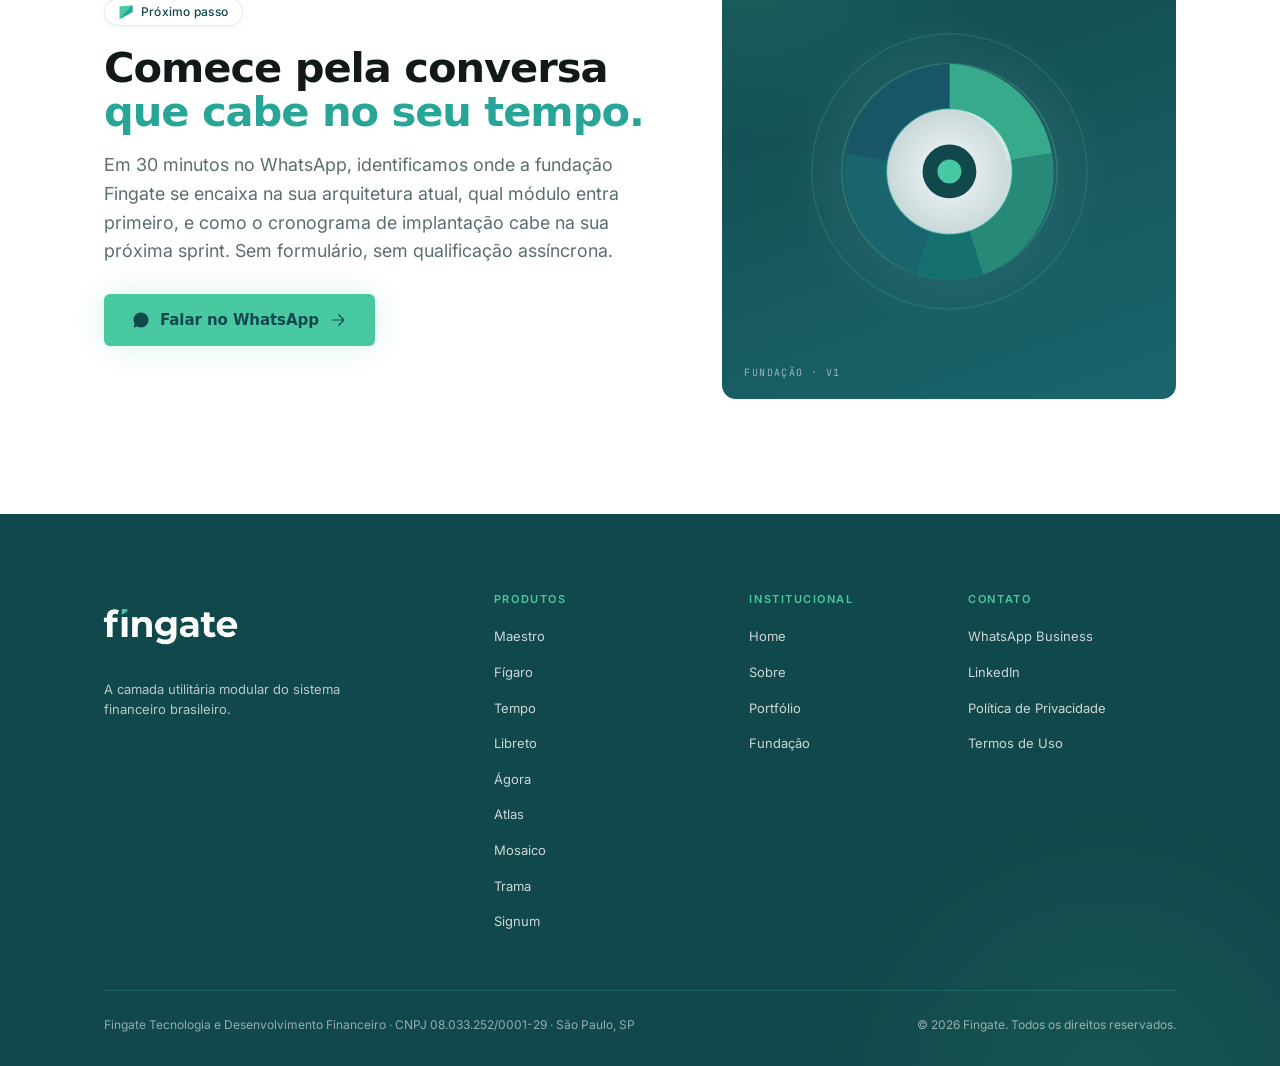
<file: fundacao/index.html>
<!doctype html>
<html lang="pt-BR">
<head>
  <meta charset="UTF-8">
  <meta name="viewport" content="width=device-width, initial-scale=1.0">
  <title>Fundação Fingate. A arquitetura conceitual da camada utilitária do sistema financeiro brasileiro.</title>
  <meta name="description" content="Como o core bancário do cliente se conecta à camada Fingate, como o Fígaro orquestra os 8 produtos da família, e como a regulação brasileira atravessa todas as camadas.">
  <link rel="canonical" href="https://fingate.com.br/fundacao">

  <meta property="og:title" content="Fundação Fingate">
  <meta property="og:description" content="A arquitetura conceitual da família Fingate. Diagrama em 4 camadas com o Fígaro como agente que comanda o portfólio. Sem vendor lock-in.">
  <meta property="og:url" content="https://fingate.com.br/fundacao">
  <meta property="og:type" content="website">
  <meta property="og:locale" content="pt_BR">
  <meta name="twitter:card" content="summary_large_image">

  <link rel="icon" type="image/png" href="../assets/images/gema-full-color.png">

  <link rel="stylesheet" href="../css/main.css">
  <link rel="stylesheet" href="../css/fundacao.css">

  <script type="application/ld+json">
  {
    "@context": "https://schema.org",
    "@graph": [
      {
        "@type": "TechArticle",
        "@id": "https://fingate.com.br/fundacao#article",
        "headline": "Fundação Fingate. A arquitetura conceitual da camada utilitária do sistema financeiro brasileiro.",
        "description": "Como o core bancário do cliente se conecta à camada Fingate, como o Fígaro orquestra os 8 produtos da família, e como a regulação brasileira atravessa todas as camadas.",
        "url": "https://fingate.com.br/fundacao",
        "inLanguage": "pt-BR",
        "isPartOf": { "@type": "WebSite", "url": "https://fingate.com.br", "name": "Fingate" },
        "author": { "@type": "Organization", "name": "Fingate Tecnologia e Desenvolvimento Financeiro" },
        "publisher": {
          "@type": "Organization",
          "name": "Fingate Tecnologia e Desenvolvimento Financeiro",
          "logo": "https://fingate.com.br/assets/images/fingate-principal.svg"
        },
        "datePublished": "2026-05-12",
        "about": [
          "Arquitetura de software financeiro",
          "Sistema operacional de risco",
          "Open Finance",
          "Governança bancária",
          "BACEN",
          "COAF"
        ]
      },
      {
        "@type": "BreadcrumbList",
        "itemListElement": [
          { "@type": "ListItem", "position": 1, "name": "Fingate", "item": "https://fingate.com.br/" },
          { "@type": "ListItem", "position": 2, "name": "Fundação" }
        ]
      }
    ]
  }
  </script>
</head>
<body data-screen-label="Fundação">

  <!-- ============================================================ -->
  <!-- SVG SPRITE                                                   -->
  <!-- ============================================================ -->
  <svg width="0" height="0" style="position:absolute" aria-hidden="true">
    <defs>
      <symbol id="i-arrow" viewBox="0 0 24 24" fill="none" stroke="currentColor" stroke-width="1.6" stroke-linecap="round" stroke-linejoin="round">
        <path d="M5 12h14M13 5l7 7-7 7"/>
      </symbol>
      <symbol id="i-wa" viewBox="0 0 24 24" fill="currentColor">
        <path d="M17.5 14.4c-.3-.15-1.7-.85-2-.95-.25-.1-.45-.15-.65.15-.2.3-.75.95-.9 1.15-.15.2-.35.2-.65.05-.3-.15-1.25-.46-2.4-1.48-.9-.8-1.5-1.78-1.67-2.08-.18-.3-.02-.46.13-.6.13-.13.3-.35.45-.52.15-.18.2-.3.3-.5.1-.2.05-.38-.02-.53-.07-.15-.65-1.6-.9-2.2-.24-.57-.48-.5-.65-.5l-.55-.02c-.18 0-.5.08-.75.38-.25.3-1 1-1 2.43s1.03 2.82 1.18 3c.15.2 2.03 3.1 4.92 4.34 1.78.76 2.45.83 3.33.7.53-.07 1.7-.7 1.95-1.37.24-.67.24-1.25.17-1.37-.08-.13-.27-.2-.57-.35zM12 2C6.5 2 2 6.5 2 12c0 1.95.56 3.77 1.52 5.31L2.05 22l4.83-1.27A9.95 9.95 0 0 0 12 22c5.5 0 10-4.5 10-10S17.5 2 12 2z"/>
      </symbol>
      <symbol id="i-arrow-r" viewBox="0 0 24 18" fill="none" stroke="currentColor" stroke-width="1.6" stroke-linecap="round" stroke-linejoin="round">
        <path d="M2 9h18M14 3l6 6-6 6"/>
      </symbol>
      <symbol id="i-arrow-d" viewBox="0 0 18 24" fill="none" stroke="currentColor" stroke-width="1.6" stroke-linecap="round" stroke-linejoin="round">
        <path d="M9 2v18M3 14l6 6 6-6"/>
      </symbol>
      <symbol id="i-scale" viewBox="0 0 24 24" fill="none" stroke="currentColor" stroke-width="1.5" stroke-linecap="round" stroke-linejoin="round">
        <path d="M16 16l3-8 3 8c-2 1-4 1-6 0z"/>
        <path d="M2 16l3-8 3 8c-2 1-4 1-6 0z"/>
        <path d="M7 21h10M12 3v18M3 7h2c2 0 5-1 7-2 2 1 5 2 7 2h2"/>
      </symbol>
      <symbol id="i-lock-open" viewBox="0 0 24 24" fill="none" stroke="currentColor" stroke-width="1.5" stroke-linecap="round" stroke-linejoin="round">
        <rect x="3" y="11" width="18" height="11" rx="2"/>
        <path d="M7 11V7a5 5 0 0 1 9.9-1"/>
      </symbol>
      <symbol id="i-layers" viewBox="0 0 24 24" fill="none" stroke="currentColor" stroke-width="1.5" stroke-linecap="round" stroke-linejoin="round">
        <path d="M12 2L2 8l10 6 10-6-10-6z"/>
        <path d="M2 14l10 6 10-6"/>
      </symbol>
      <symbol id="i-diagram" viewBox="0 0 24 24" fill="none" stroke="currentColor" stroke-width="1.5">
        <circle cx="12" cy="12" r="9"/>
        <circle cx="12" cy="12" r="5"/>
        <circle cx="12" cy="12" r="1.5" fill="currentColor" stroke="none"/>
      </symbol>

      <!-- Product symbols -->
      <symbol id="p-maestro" viewBox="0 0 32 32" fill="none" stroke="currentColor" stroke-width="1.4" stroke-linecap="round" stroke-linejoin="round">
        <path d="M6 22 L20 8"/>
        <circle cx="22" cy="6" r="2.2" fill="currentColor"/>
        <path d="M4 24c0 1.5 1 2.4 2.4 2.4S8.8 25.5 8.8 24 7.8 21.6 6.4 21.6 4 22.5 4 24z"/>
        <path d="M10 18l-4 4"/>
      </symbol>
      <symbol id="p-figaro" viewBox="0 0 32 32" fill="none" stroke="currentColor" stroke-width="1.4" stroke-linejoin="round">
        <path d="M6 22h20l-2-3H8z" fill="currentColor" opacity="0.85"/>
        <path d="M10 19V8h12v11z" fill="currentColor"/>
        <path d="M11 6h10v2H11z" fill="currentColor" opacity="0.7"/>
      </symbol>
      <symbol id="p-tempo" viewBox="0 0 32 32" fill="none" stroke="currentColor" stroke-width="1.4" stroke-linecap="round" stroke-linejoin="round">
        <path d="M7 26L11 6h10l4 20z"/>
        <path d="M16 22V8"/>
        <circle cx="16" cy="6" r="1.5" fill="currentColor"/>
      </symbol>
      <symbol id="p-libreto" viewBox="0 0 32 32" fill="none" stroke="currentColor" stroke-width="1.4" stroke-linecap="round" stroke-linejoin="round">
        <path d="M16 8C13 6 9 5.5 5 6v18c4-.5 8 0 11 2"/>
        <path d="M16 8c3-2 7-2.5 11-2v18c-4-.5-8 0-11 2"/>
        <path d="M16 8v18"/>
      </symbol>
      <symbol id="p-agora" viewBox="0 0 32 32" fill="none" stroke="currentColor" stroke-width="1.4" stroke-linecap="round" stroke-linejoin="round">
        <path d="M4 12l12-6 12 6"/>
        <path d="M7 12v12M12 12v12M20 12v12M25 12v12"/>
        <path d="M4 26h24"/>
      </symbol>
      <symbol id="p-atlas" viewBox="0 0 32 32" fill="none" stroke="currentColor" stroke-width="1.4" stroke-linecap="round">
        <circle cx="16" cy="16" r="11"/>
        <ellipse cx="16" cy="16" rx="5" ry="11"/>
        <path d="M5 16h22"/>
      </symbol>
      <symbol id="p-mosaico" viewBox="0 0 32 32" fill="none" stroke="currentColor" stroke-width="1.2" stroke-linejoin="round">
        <rect x="5" y="5" width="9" height="9" fill="currentColor" opacity="0.85"/>
        <rect x="18" y="5" width="9" height="9"/>
        <rect x="5" y="18" width="9" height="9"/>
        <rect x="18" y="18" width="9" height="9" fill="currentColor" opacity="0.55"/>
      </symbol>
      <symbol id="p-trama" viewBox="0 0 32 32" fill="none" stroke="currentColor" stroke-width="1.4" stroke-linecap="round">
        <circle cx="9" cy="9" r="2"/>
        <circle cx="23" cy="9" r="2"/>
        <circle cx="9" cy="23" r="2"/>
        <circle cx="23" cy="23" r="2"/>
        <circle cx="16" cy="16" r="2.5"/>
        <path d="M11 9h10M11 23h10M9 11v10M23 11v10M11 11l3 3M21 11l-3 3M11 21l3-3M21 21l-3-3"/>
      </symbol>
      <symbol id="p-signum" viewBox="0 0 32 32" fill="none" stroke="currentColor" stroke-width="1.4" stroke-linecap="round" stroke-linejoin="round">
        <path d="M6 26L26 6"/>
        <path d="M22 4l6 6-4 4-6-6z" fill="currentColor" opacity="0.4"/>
        <path d="M5 27l3-1-2-2z" fill="currentColor"/>
      </symbol>
    </defs>
  </svg>

  <!-- ============================================================ -->
  <!-- HEADER                                                       -->
  <!-- ============================================================ -->
  <header class="site-header" role="banner">
    <div class="site-header__inner">
      <a href="../index.html" class="site-header__logo" aria-label="Fingate, página inicial">
        <img class="logo--dark" src="../assets/images/fingate-principal.png" alt="Fingate">
        <img class="logo--light" src="../assets/images/fingate-fundo-escuro.png" alt="" aria-hidden="true">
      </a>
      <nav class="site-header__nav" aria-label="Principal">
        <a href="../index.html">Home</a>
        <a href="../sobre/index.html">Sobre</a>
        <div class="nav-mega">
          <button class="nav-mega__trigger" aria-haspopup="true" aria-expanded="false" aria-controls="produtos-mega">
            Produtos
            <svg width="10" height="6" viewBox="0 0 10 6" fill="none" aria-hidden="true"><path d="M1 1l4 4 4-4" stroke="currentColor" stroke-width="1.5" stroke-linecap="round" stroke-linejoin="round"/></svg>
          </button>
          <div class="nav-mega__panel" id="produtos-mega" role="menu">
            <div class="nav-mega__inner">
              <a class="nav-mega__feature" href="../produtos/figaro.html">
                <span class="nav-mega__feature-thumb" aria-hidden="true">
                  <svg viewBox="0 0 32 32"><use href="#p-figaro"/></svg>
                </span>
                <span class="nav-mega__feature-body">
                  <span class="nav-mega__feature-title">Fígaro</span>
                  <span class="nav-mega__feature-desc">Agente de IA, co-piloto de inteligência financeira. Correlaciona alertas e gera briefings.</span>
                  <span class="nav-mega__feature-cta">Saiba mais
                    <svg width="14" height="14" viewBox="0 0 14 14" fill="none" aria-hidden="true"><path d="M3 7h8M7 3l4 4-4 4" stroke="currentColor" stroke-width="1.5" stroke-linecap="round" stroke-linejoin="round"/></svg>
                  </span>
                </span>
              </a>
              <div class="nav-mega__cols">
                <div class="nav-mega__col">
                  <div class="nav-mega__label">Governança e decisão</div>
                  <a class="nav-mega__item" href="../produtos/maestro.html">
                    <span class="nav-mega__icon"><svg viewBox="0 0 32 32" aria-hidden="true"><use href="#p-maestro"/></svg></span>
                    <span class="nav-mega__txt">
                      <span class="nav-mega__name">Maestro</span>
                      <span class="nav-mega__desc">Orquestração de fluxos, alçadas e aprovações.</span>
                    </span>
                  </a>
                  <a class="nav-mega__item" href="../produtos/mosaico.html">
                    <span class="nav-mega__icon"><svg viewBox="0 0 32 32" aria-hidden="true"><use href="#p-mosaico"/></svg></span>
                    <span class="nav-mega__txt">
                      <span class="nav-mega__name">Mosaico</span>
                      <span class="nav-mega__desc">Motor de crédito com policy-as-code.</span>
                    </span>
                  </a>
                </div>
                <div class="nav-mega__col">
                  <div class="nav-mega__label">Inteligência e formalização</div>
                  <a class="nav-mega__item" href="../produtos/libreto.html">
                    <span class="nav-mega__icon"><svg viewBox="0 0 32 32" aria-hidden="true"><use href="#p-libreto"/></svg></span>
                    <span class="nav-mega__txt">
                      <span class="nav-mega__name">Libreto</span>
                      <span class="nav-mega__desc">Repositório e editor de documentação corporativa.</span>
                    </span>
                  </a>
                  <a class="nav-mega__item" href="../produtos/signum.html">
                    <span class="nav-mega__icon"><svg viewBox="0 0 32 32" aria-hidden="true"><use href="#p-signum"/></svg></span>
                    <span class="nav-mega__txt">
                      <span class="nav-mega__name">Signum</span>
                      <span class="nav-mega__desc">Assinatura digital ICP-Brasil e LTA.</span>
                    </span>
                  </a>
                </div>
                <div class="nav-mega__col">
                  <div class="nav-mega__label">Monitoramento e antifraude</div>
                  <a class="nav-mega__item" href="../produtos/tempo.html">
                    <span class="nav-mega__icon"><svg viewBox="0 0 32 32" aria-hidden="true"><use href="#p-tempo"/></svg></span>
                    <span class="nav-mega__txt">
                      <span class="nav-mega__name">Tempo</span>
                      <span class="nav-mega__desc">Monitoramento transacional com IA embarcada.</span>
                    </span>
                  </a>
                  <a class="nav-mega__item" href="../produtos/trama.html">
                    <span class="nav-mega__icon"><svg viewBox="0 0 32 32" aria-hidden="true"><use href="#p-trama"/></svg></span>
                    <span class="nav-mega__txt">
                      <span class="nav-mega__name">Trama</span>
                      <span class="nav-mega__desc">Antifraude em grafo com camadas combinadas.</span>
                    </span>
                  </a>
                </div>
                <div class="nav-mega__col">
                  <div class="nav-mega__label">Compliance regulatório</div>
                  <a class="nav-mega__item" href="../produtos/agora.html">
                    <span class="nav-mega__icon"><svg viewBox="0 0 32 32" aria-hidden="true"><use href="#p-agora"/></svg></span>
                    <span class="nav-mega__txt">
                      <span class="nav-mega__name">Ágora</span>
                      <span class="nav-mega__desc">PLD que termina em RIF, não em planilha.</span>
                    </span>
                  </a>
                  <a class="nav-mega__item" href="../produtos/atlas.html">
                    <span class="nav-mega__icon"><svg viewBox="0 0 32 32" aria-hidden="true"><use href="#p-atlas"/></svg></span>
                    <span class="nav-mega__txt">
                      <span class="nav-mega__name">Atlas</span>
                      <span class="nav-mega__desc">Quebra de sigilo como processo, com hash retido.</span>
                    </span>
                  </a>
                </div>
              </div>
            </div>
            <div class="nav-mega__footer">
              <a href="../produtos/index.html" class="nav-mega__cta">Ver portfólio completo
                <svg width="14" height="14" viewBox="0 0 14 14" fill="none" aria-hidden="true"><path d="M3 7h8M7 3l4 4-4 4" stroke="currentColor" stroke-width="1.5" stroke-linecap="round" stroke-linejoin="round"/></svg>
              </a>
              <a class="nav-mega__expert"
                 href="https://wa.me/5511936210224?text=Ol%C3%A1%2C%20vim%20pelo%20site%20da%20Fingate%20e%20quero%20conversar%20com%20a%20equipe."
                 target="_blank" rel="noopener noreferrer"
                 data-origin="header_mega_menu">
                Fale com um especialista
                <svg width="14" height="14" viewBox="0 0 14 14" fill="none" aria-hidden="true"><path d="M3 7h8M7 3l4 4-4 4" stroke="currentColor" stroke-width="1.5" stroke-linecap="round" stroke-linejoin="round"/></svg>
              </a>
            </div>
          </div>
        </div>
        <a href="index.html" class="is-active" aria-current="page">Fundação</a>
      </nav>
      <a class="btn site-header__cta"
         href="https://wa.me/5511936210224?text=Ol%C3%A1%2C%20vim%20pela%20p%C3%A1gina%20Funda%C3%A7%C3%A3o%20da%20Fingate%20e%20quero%20conversar%20sobre%20arquitetura."
         target="_blank" rel="noopener noreferrer"
         aria-label="Abrir conversa no WhatsApp com a equipe da Fingate"
         data-origin="header_fundacao">
        <svg aria-hidden="true"><use href="#i-wa"/></svg>
        Falar no WhatsApp
      </a>
      <button class="menu-toggle" aria-label="Abrir menu" aria-expanded="false"><span></span></button>
    </div>
    <div class="mobile-menu" aria-hidden="true">
      <a href="../index.html">Home</a>
      <a href="../sobre/index.html">Sobre</a>
      <a href="../produtos/index.html">Produtos</a>
      <a href="index.html" class="is-active" aria-current="page">Fundação</a>
      <a class="btn"
         href="https://wa.me/5511936210224?text=Ol%C3%A1%2C%20vim%20pelo%20site%20da%20Fingate%20e%20quero%20conversar%20com%20a%20equipe."
         target="_blank" rel="noopener noreferrer"
         data-origin="header_mobile_fundacao">
        <svg aria-hidden="true"><use href="#i-wa"/></svg>
        Falar no WhatsApp
      </a>
    </div>
  </header>

  <main>

    <!-- ====================================================== -->
    <!-- HERO                                                   -->
    <!-- ====================================================== -->
    <section class="fhero" aria-labelledby="fhero-headline">
      <div class="fhero__circles" aria-hidden="true">
        <div class="fhero__circle fhero__circle--a"></div>
        <div class="fhero__circle fhero__circle--b"></div>
        <div class="fhero__circle fhero__circle--c"></div>
        <div class="fhero__circle fhero__circle--d"></div>
      </div>

      <div class="fhero__inner">
        <div class="fhero__copy">
          <span class="pill fhero__pill">
            <img class="pill-gem" src="../assets/images/gema-full-color.png" alt="" aria-hidden="true">
            Fundação
          </span>
          <h1 id="fhero-headline">
            A arquitetura
            <span class="accent">sob a operação.</span>
          </h1>
          <p class="fhero__lead">
            A fundação Fingate conecta o core bancário da sua instituição à camada de governança que a regulação reconhece. O Fígaro orquestra os 8 produtos da família sob permissão explícita. A regulação brasileira atravessa todas as camadas, da Circular BACEN 3.978 à Lei Complementar 105/2001.
          </p>
          <div class="fhero__seal">
            <span><strong>Em produção no Banco Original.</strong> · 4 categorias funcionais · 9 ferramentas modulares</span>
          </div>
        </div>

        <div class="fhero__hint" aria-hidden="true">
          <svg viewBox="0 0 200 200">
            <circle cx="100" cy="100" r="92" fill="none" stroke="rgba(72,201,162,0.18)" stroke-width="1"/>
            <circle cx="100" cy="100" r="72" fill="none" stroke="rgba(72,201,162,0.22)" stroke-width="1"/>
            <circle cx="100" cy="100" r="50" fill="rgba(20,113,112,0.55)" stroke="rgba(72,201,162,0.35)" stroke-width="1"/>
            <circle cx="100" cy="100" r="24" fill="rgba(255,255,255,0.95)" stroke="rgba(72,201,162,0.45)" stroke-width="1"/>
            <g stroke="rgba(72,201,162,0.18)" stroke-width="1">
              <line x1="100" y1="8" x2="100" y2="50"/>
              <line x1="100" y1="192" x2="100" y2="150"/>
              <line x1="8" y1="100" x2="50" y2="100"/>
              <line x1="192" y1="100" x2="150" y2="100"/>
              <line x1="35" y1="35" x2="65" y2="65"/>
              <line x1="165" y1="35" x2="135" y2="65"/>
              <line x1="35" y1="165" x2="65" y2="135"/>
              <line x1="165" y1="165" x2="135" y2="135"/>
            </g>
          </svg>
        </div>
      </div>
    </section>

    <!-- ====================================================== -->
    <!-- THE DIAGRAM                                            -->
    <!-- ====================================================== -->
    <section class="fdiag" aria-labelledby="fdiag-headline">
      <div class="container">
        <header class="fdiag__head">
          <span class="pill">
            <img class="pill-gem" src="../assets/images/gema-full-color.png" alt="" aria-hidden="true">
            A arquitetura
          </span>
          <h2 id="fdiag-headline">
            Sua operação no centro.
            <span class="accent">Quatro camadas ao redor.</span>
          </h2>
          <p>
            A fundação Fingate é representada em quatro camadas concêntricas. No centro, a operação financeira do cliente. Ao redor, o core bancário que continua sob soberania da instituição. Em torno do core, os 8 produtos orquestrados se conectam via API e Provider. Na borda externa, o Fígaro envolve a família e se conecta a cada produto via MCP.
          </p>
        </header>

        <div class="fdiag__board">
          <span class="fdiag__corner fdiag__corner--tl">Fingate · Fundação</span>
          <span class="fdiag__corner fdiag__corner--tr">v1 · 2026-05</span>

          <div class="fdiag__wheel" role="img" aria-labelledby="fdiag-desc">
            <span id="fdiag-desc" class="sr-only">
              Diagrama em quatro camadas concêntricas. No núcleo, "Sua operação". Na camada 1, o core bancário do cliente em cinza neutro. Na camada 2, os 8 produtos da família distribuídos em quatro categorias funcionais — Governança e decisão (Maestro e Mosaico), Monitoramento e antifraude (Tempo e Trama), Compliance regulatório (Ágora e Atlas) e Inteligência e formalização (Libreto e Signum) — conectados ao core via API e Provider. Na camada 3 externa, o Fígaro como agente que comanda, em cinco tons da paleta lapidada esmeralda, conectado aos produtos via MCP.
            </span>

            <svg class="fdiag__svg" viewBox="0 0 820 820" aria-hidden="true">
              <defs>
                <!-- Camada 1 (Core) gradient: subtle radial steel -->
                <radialGradient id="g-core" cx="50%" cy="50%" r="50%">
                  <stop offset="0%" stop-color="#E4E9E8"/>
                  <stop offset="100%" stop-color="#CFD6D5"/>
                </radialGradient>
              </defs>

              <!-- Camada 3 (NEW) — Fígaro: 5 lapidada sectors on the OUTER ring (r 268→388) -->
              <path d="M 410 22 A 388 388 0 0 1 779.03 290.11 L 664.89 327.18 A 268 268 0 0 0 410 142 Z" fill="#36AA8A"/>
              <path d="M 779.03 290.11 A 388 388 0 0 1 638.07 723.89 L 567.53 626.81 A 268 268 0 0 0 664.89 327.18 Z" fill="#278A78"/>
              <path d="M 638.07 723.89 A 388 388 0 0 1 181.93 723.89 L 252.47 626.81 A 268 268 0 0 0 567.53 626.81 Z" fill="#147170"/>
              <path d="M 181.93 723.89 A 388 388 0 0 1 40.97 290.11 L 155.11 327.18 A 268 268 0 0 0 252.47 626.81 Z" fill="#1A656D"/>
              <path d="M 40.97 290.11 A 388 388 0 0 1 410 22 L 410 142 A 268 268 0 0 0 155.11 327.18 Z" fill="#175667"/>

              <!-- Fígaro ring: subtle facet dividers (very faint) -->
              <g stroke="rgba(255,255,255,0.10)" stroke-width="1">
                <line x1="410" y1="22" x2="410" y2="142"/>
                <line x1="779.03" y1="290.11" x2="664.89" y2="327.18"/>
                <line x1="638.07" y1="723.89" x2="567.53" y2="626.81"/>
                <line x1="181.93" y1="723.89" x2="252.47" y2="626.81"/>
                <line x1="40.97" y1="290.11" x2="155.11" y2="327.18"/>
              </g>

              <!-- Camada 2 (NEW) — 8 product sectors on the MIDDLE ring (r 142→268) -->
              <!-- Cat 1: Governança (sectors 0,1) -->
              <path d="M 410 142 A 268 268 0 0 1 599.50 220.50 L 510.41 309.59 A 142 142 0 0 0 410 268 Z" fill="#ECF4F0"/>
              <path d="M 599.50 220.50 A 268 268 0 0 1 678 410 L 552 410 A 142 142 0 0 0 510.41 309.59 Z" fill="#ECF4F0"/>
              <!-- Cat 2: Monitoramento (sectors 2,3) -->
              <path d="M 678 410 A 268 268 0 0 1 599.50 599.50 L 510.41 510.41 A 142 142 0 0 0 552 410 Z" fill="#E2EEE8"/>
              <path d="M 599.50 599.50 A 268 268 0 0 1 410 678 L 410 552 A 142 142 0 0 0 510.41 510.41 Z" fill="#E2EEE8"/>
              <!-- Cat 3: Compliance (sectors 4,5) -->
              <path d="M 410 678 A 268 268 0 0 1 220.50 599.50 L 309.59 510.41 A 142 142 0 0 0 410 552 Z" fill="#EBF3F0"/>
              <path d="M 220.50 599.50 A 268 268 0 0 1 142 410 L 268 410 A 142 142 0 0 0 309.59 510.41 Z" fill="#EBF3F0"/>
              <!-- Cat 4: Inteligência e formalização (sectors 6,7) -->
              <path d="M 142 410 A 268 268 0 0 1 220.50 220.50 L 309.59 309.59 A 142 142 0 0 0 268 410 Z" fill="#E5EFEB"/>
              <path d="M 220.50 220.50 A 268 268 0 0 1 410 142 L 410 268 A 142 142 0 0 0 309.59 309.59 Z" fill="#E5EFEB"/>

              <!-- Category boundary lines (thicker) at 0°, 90°, 180°, 270° on products ring -->
              <g stroke="rgba(39,166,152,0.55)" stroke-width="1.2">
                <line x1="410" y1="142" x2="410" y2="268"/>
                <line x1="678" y1="410" x2="552" y2="410"/>
                <line x1="410" y1="678" x2="410" y2="552"/>
                <line x1="142" y1="410" x2="268" y2="410"/>
              </g>
              <!-- Within-category dividers (thinner) at 45°, 135°, 225°, 315° -->
              <g stroke="rgba(39,166,152,0.25)" stroke-width="1" stroke-dasharray="3 4">
                <line x1="599.50" y1="220.50" x2="510.41" y2="309.59"/>
                <line x1="599.50" y1="599.50" x2="510.41" y2="510.41"/>
                <line x1="220.50" y1="599.50" x2="309.59" y2="510.41"/>
                <line x1="220.50" y1="220.50" x2="309.59" y2="309.59"/>
              </g>

              <!-- Outer wheel border + boundaries between rings -->
              <circle cx="410" cy="410" r="388" fill="none" stroke="rgba(17,72,75,0.14)" stroke-width="1"/>
              <circle cx="410" cy="410" r="268" fill="none" stroke="rgba(17,72,75,0.18)" stroke-width="1"/>

              <!-- Camada 1 — Core bancário (annulus) -->
              <circle cx="410" cy="410" r="106" fill="none" stroke="url(#g-core)" stroke-width="72"/>
              <circle cx="410" cy="410" r="142" fill="none" stroke="rgba(17,72,75,0.16)" stroke-width="1"/>

              <!-- Núcleo border -->
              <circle cx="410" cy="410" r="70" fill="#FFFFFF" stroke="rgba(39,166,152,0.45)" stroke-width="1.2"/>
              <circle cx="410" cy="410" r="74" fill="none" stroke="rgba(39,166,152,0.18)" stroke-width="0.8" stroke-dasharray="2 5"/>
            </svg>

            <!-- HUB -->
            <div class="fdiag__hub">
              <img class="fdiag__hub-gem" src="../assets/images/gema-full-color.png" alt="">
              <span class="fdiag__hub-label">Sua operação.</span>
            </div>

            <!-- Camada 1 — Core bancário label -->
            <div class="fdiag__bank">
              <span class="fdiag__bank-name">Core bancário</span>
              <span class="fdiag__bank-sub">do cliente</span>
            </div>

            <!-- Integration chips: API + Provider entre Core e Produtos -->
            <span class="fdiag__chip fdiag__chip--inner" style="left:67.32%;top:50%;">API</span>
            <span class="fdiag__chip fdiag__chip--inner" style="left:32.68%;top:50%;">Provider</span>
            <!-- MCP entre Produtos e Fígaro -->
            <span class="fdiag__chip fdiag__chip--outer" style="left:50%;top:82.68%;">MCP</span>

            <!-- Camada 3 — Fígaro label (top of OUTER ring) -->
            <div class="fdiag__figaro">
              <span class="fdiag__figaro-tag">Camada de inteligência</span>
              <span class="fdiag__figaro-name">Fígaro</span>
              <span class="fdiag__figaro-sub">Agente que comanda</span>
            </div>

            <!-- Camada 3 — Anchor sentence (bottom of OUTER ring) -->
            <div class="fdiag__anchor">
              <span>Sem o Fígaro, a Fingate é um conjunto de boas ferramentas.</span>
              <strong>Com o Fígaro, a Fingate é um sistema operacional de risco financeiro.</strong>
            </div>

            <!-- Camada 2 — 8 products (now on the middle ring) -->
            <a class="fdiag__product" href="../produtos/maestro.html" style="left:59.57%;top:26.90%;">
              <span class="fdiag__product-icon"><svg viewBox="0 0 32 32" aria-hidden="true"><use href="#p-maestro"/></svg></span>
              <span class="fdiag__product-name">Maestro</span>
              <span class="fdiag__product-cat">Governança</span>
            </a>
            <a class="fdiag__product" href="../produtos/mosaico.html" style="left:73.10%;top:40.43%;">
              <span class="fdiag__product-icon"><svg viewBox="0 0 32 32" aria-hidden="true"><use href="#p-mosaico"/></svg></span>
              <span class="fdiag__product-name">Mosaico</span>
              <span class="fdiag__product-cat">Governança</span>
            </a>
            <a class="fdiag__product" href="../produtos/tempo.html" style="left:73.10%;top:59.57%;">
              <span class="fdiag__product-icon"><svg viewBox="0 0 32 32" aria-hidden="true"><use href="#p-tempo"/></svg></span>
              <span class="fdiag__product-name">Tempo</span>
              <span class="fdiag__product-cat">Monitoramento</span>
            </a>
            <a class="fdiag__product" href="../produtos/trama.html" style="left:59.57%;top:73.10%;">
              <span class="fdiag__product-icon"><svg viewBox="0 0 32 32" aria-hidden="true"><use href="#p-trama"/></svg></span>
              <span class="fdiag__product-name">Trama</span>
              <span class="fdiag__product-cat">Monitoramento</span>
            </a>
            <a class="fdiag__product" href="../produtos/agora.html" style="left:40.43%;top:73.10%;">
              <span class="fdiag__product-icon"><svg viewBox="0 0 32 32" aria-hidden="true"><use href="#p-agora"/></svg></span>
              <span class="fdiag__product-name">Ágora</span>
              <span class="fdiag__product-cat">Compliance</span>
            </a>
            <a class="fdiag__product" href="../produtos/atlas.html" style="left:26.90%;top:59.57%;">
              <span class="fdiag__product-icon"><svg viewBox="0 0 32 32" aria-hidden="true"><use href="#p-atlas"/></svg></span>
              <span class="fdiag__product-name">Atlas</span>
              <span class="fdiag__product-cat">Compliance</span>
            </a>
            <a class="fdiag__product" href="../produtos/libreto.html" style="left:26.90%;top:40.43%;">
              <span class="fdiag__product-icon"><svg viewBox="0 0 32 32" aria-hidden="true"><use href="#p-libreto"/></svg></span>
              <span class="fdiag__product-name">Libreto</span>
              <span class="fdiag__product-cat">Formalização</span>
            </a>
            <a class="fdiag__product" href="../produtos/signum.html" style="left:40.43%;top:26.90%;">
              <span class="fdiag__product-icon"><svg viewBox="0 0 32 32" aria-hidden="true"><use href="#p-signum"/></svg></span>
              <span class="fdiag__product-name">Signum</span>
              <span class="fdiag__product-cat">Formalização</span>
            </a>
          </div>

          <!-- LEGEND -->
          <div class="fdiag__legend" aria-label="Legenda do diagrama">
            <div class="fdiag__legend-item">
              <span class="fdiag__legend-swatch fdiag__legend-swatch--core"></span>
              <span><strong>Camada 1</strong>Core bancário do cliente. Soberania de dados.</span>
            </div>
            <div class="fdiag__legend-item">
              <span class="fdiag__legend-swatch fdiag__legend-swatch--tools"></span>
              <span><strong>Camada 2</strong>8 produtos em 4 categorias. Conectam ao core via API e Provider.</span>
            </div>
            <div class="fdiag__legend-item">
              <span class="fdiag__legend-swatch fdiag__legend-swatch--figaro"></span>
              <span><strong>Camada 3</strong>Fígaro orquestra os produtos via MCP.</span>
            </div>
            <div class="fdiag__legend-item">
              <span class="fdiag__legend-swatch fdiag__legend-swatch--flow"></span>
              <span><strong>Fluxo</strong>Caso típico atravessando a fundação.</span>
            </div>
          </div>

          <!-- HORIZONTAL FLOW -->
          <div class="fdiag__flow-wrap">
            <div class="fdiag__flow-label">Fluxo típico · operação atípica detectada</div>
            <div class="fdiag__flow">
              <div class="fdiag__step fdiag__step--start">
                <span class="fdiag__step-num">01</span>
                <span class="fdiag__step-name">Core</span>
                <span class="fdiag__step-act">Transação chega no pipeline do banco</span>
              </div>
              <div class="fdiag__arrow" aria-hidden="true"><svg viewBox="0 0 24 18"><use href="#i-arrow-r"/></svg></div>
              <div class="fdiag__step">
                <span class="fdiag__step-num">02</span>
                <span class="fdiag__step-name">Tempo</span>
                <span class="fdiag__step-act">Monitora e detecta padrão atípico</span>
              </div>
              <div class="fdiag__arrow" aria-hidden="true"><svg viewBox="0 0 24 18"><use href="#i-arrow-r"/></svg></div>
              <div class="fdiag__step">
                <span class="fdiag__step-num">03</span>
                <span class="fdiag__step-name">Trama</span>
                <span class="fdiag__step-act">Qualifica em rede com subgrafo</span>
              </div>
              <div class="fdiag__arrow" aria-hidden="true"><svg viewBox="0 0 24 18"><use href="#i-arrow-r"/></svg></div>
              <div class="fdiag__step">
                <span class="fdiag__step-num">04</span>
                <span class="fdiag__step-name">Ágora</span>
                <span class="fdiag__step-act">Conduz ciclo PLD até RIF</span>
              </div>
              <div class="fdiag__arrow" aria-hidden="true"><svg viewBox="0 0 24 18"><use href="#i-arrow-r"/></svg></div>
              <div class="fdiag__step">
                <span class="fdiag__step-num">05</span>
                <span class="fdiag__step-name">Atlas</span>
                <span class="fdiag__step-act">Formaliza ofício de quebra de sigilo</span>
              </div>
              <div class="fdiag__arrow" aria-hidden="true"><svg viewBox="0 0 24 18"><use href="#i-arrow-r"/></svg></div>
              <div class="fdiag__step">
                <span class="fdiag__step-num">06</span>
                <span class="fdiag__step-name">Signum</span>
                <span class="fdiag__step-act">Registra evidência assinada</span>
              </div>
              <div class="fdiag__arrow" aria-hidden="true"><svg viewBox="0 0 24 18"><use href="#i-arrow-r"/></svg></div>
              <div class="fdiag__step fdiag__step--end">
                <span class="fdiag__step-num">07</span>
                <span class="fdiag__step-name">Fígaro</span>
                <span class="fdiag__step-act">Contextualiza no analista certo</span>
              </div>
            </div>
            <p class="fdiag__flow-cap">
              Fluxo típico de uma operação atípica detectada. Cada produto opera sozinho; juntos, eles fazem o caso percorrer um ciclo formal até a evidência arquivada.
            </p>
          </div>
        </div>
      </div>
    </section>

    <!-- ====================================================== -->
    <!-- CAMADAS EXPLICADAS                                     -->
    <!-- ====================================================== -->
    <section class="flayers" aria-labelledby="flayers-headline">
      <div class="container">
        <div class="flayers__top">
          <div class="flayers__top-copy">
            <span class="pill">
              <img class="pill-gem" src="../assets/images/gema-full-color.png" alt="" aria-hidden="true">
              As camadas
            </span>
            <h2 id="flayers-headline">
              Da fundação ao núcleo,
              <span class="accent">quatro camadas que conversam.</span>
            </h2>
            <p>
              Cada camada do diagrama é uma decisão arquitetural. O cliente decide quem cuida do core, a Fingate decide o que orbita o core, o Fígaro decide como o portfólio lê e atua, e os 8 produtos decidem o que cada caso vira em trilha auditável. Ler as camadas é entender a tese.
            </p>
          </div>

          <article class="flayer flayer--featured">
            <div class="flayer__thumb" aria-hidden="true">
              <span class="flayer__featured-chip">
                <svg viewBox="0 0 24 24" fill="none" stroke="currentColor" stroke-width="1.5" stroke-linecap="round" stroke-linejoin="round" aria-hidden="true">
                  <circle cx="12" cy="12" r="9"/>
                  <circle cx="12" cy="12" r="5"/>
                  <circle cx="12" cy="12" r="1.5" fill="currentColor" stroke="none"/>
                </svg>
                Camada em destaque
              </span>
            </div>
            <div class="flayer__featured-body">
              <div class="flayer__num">Camada 3<span class="flayer__tag">Fígaro</span></div>
              <h3>A camada que diferencia a família.</h3>
              <p>O Fígaro envolve os 8 produtos pela borda externa. Conecta-se a cada um via MCP (Model Context Protocol), sob permissão explícita por área e usuário. Lê o que cada produto registra, correlaciona, e atua como agente generativo corporativo dentro da governança bancária (BACEN, COAF, CVM, LGPD).</p>
              <div class="flayer__featured-resp">
                <span class="flayer__featured-resp-tag">Fingate</span>
                <span>Sem o Fígaro, a Fingate é um conjunto de boas ferramentas. Com o Fígaro, a Fingate é um sistema operacional de risco financeiro.</span>
              </div>
            </div>
          </article>
        </div>

        <div class="flayers__grid">
          <article class="flayer">
            <div class="flayer__num">Camada 0 + 1<span class="flayer__tag">Cliente</span></div>
            <h3>Soberania de dados onde a regulação espera.</h3>
            <p>A Fingate não substitui o core bancário. Conecta. O sistema central da instituição, o ERP, os sistemas legados, o pipeline transacional, tudo continua dentro da infraestrutura do cliente. A integração com os 8 produtos da camada 2 acontece via API e Provider, dependendo do produto.</p>
          </article>

          <article class="flayer">
            <div class="flayer__num">Camada 2<span class="flayer__tag">8 produtos</span></div>
            <h3>Independência por design, sinergia por arquitetura.</h3>
            <p>Os 8 produtos orbitam o core e se comunicam com ele via API e Provider configuráveis. Cada um opera de forma independente. Quando o portfólio cresce, a sinergia aparece sem refator: governança herdada do Maestro, trilha por evento atravessando todos.</p>
          </article>

          <article class="flayer">
            <div class="flayer__num">Núcleo<span class="flayer__tag">Operação</span></div>
            <h3>Como um caso real atravessa a fundação.</h3>
            <p>Uma transação chega ao core. O Tempo detecta. O Trama qualifica com subgrafo de rede. O Ágora conduz o ciclo PLD até o RIF. O Atlas formaliza o ofício. O Signum registra a evidência. O Fígaro, na borda externa, contextualiza o caso para o analista certo.</p>
          </article>
        </div>
      </div>
    </section>

    <!-- ====================================================== -->
    <!-- REGULAÇÃO                                              -->
    <!-- ====================================================== -->
    <section class="freg" aria-labelledby="freg-headline">
      <div class="freg__wash freg__wash--a" aria-hidden="true"></div>
      <div class="freg__wash freg__wash--b" aria-hidden="true"></div>

      <div class="container">
        <header class="freg__head">
          <span class="pill">
            <img class="pill-gem" src="../assets/images/gema-full-color.png" alt="" aria-hidden="true">
            Regulação que atravessa
          </span>
          <h2 id="freg-headline">
            A regulação brasileira não é camada extra.
            <span class="accent">Atravessa o diagrama inteiro.</span>
          </h2>
          <p>
            Cada produto da família tem sua fundação regulatória nominal, construída desde o código. A regulação não fica em camada externa aplicada depois; aparece na alçada do Maestro, na detecção do Tempo, no ciclo formal do Ágora, no pacote do Atlas, no certificado do Signum, na permissão do Fígaro. Quando a fiscalização chega, a evidência já existe dentro da arquitetura.
          </p>
        </header>

        <div class="freg__cols">
          <article class="freg__col">
            <div class="freg__col-head">
              <svg aria-hidden="true"><use href="#i-layers"/></svg>
              <span class="freg__col-tag">Coluna 1</span>
              <h3>Normas transversais</h3>
            </div>
            <div class="freg__items">
              <div class="freg__item">
                <span class="freg__item-tag">BACEN</span>
                <span class="freg__item-desc">Banco Central do Brasil. Diretrizes prudenciais e operacionais. Atravessa <strong>todos os 9 produtos</strong>.</span>
              </div>
              <div class="freg__item">
                <span class="freg__item-tag">COAF</span>
                <span class="freg__item-desc">Conselho de Controle de Atividades Financeiras. Atravessa <strong>Ágora (RIF), Tempo, Atlas e Fígaro</strong>.</span>
              </div>
              <div class="freg__item">
                <span class="freg__item-tag">CVM</span>
                <span class="freg__item-desc">Comissão de Valores Mobiliários. Atravessa <strong>Atlas, Tempo e Fígaro</strong>.</span>
              </div>
              <div class="freg__item">
                <span class="freg__item-tag">LGPD</span>
                <span class="freg__item-desc">Lei Geral de Proteção de Dados. Criptografia em trânsito e em repouso em <strong>toda a família</strong>.</span>
              </div>
            </div>
          </article>

          <article class="freg__col">
            <div class="freg__col-head">
              <svg aria-hidden="true"><use href="#i-scale"/></svg>
              <span class="freg__col-tag">Coluna 2</span>
              <h3>Fundação específica em produto</h3>
            </div>
            <div class="freg__items">
              <div class="freg__item">
                <span class="freg__item-tag">Circ. 3.978</span>
                <span class="freg__item-desc">PLD bancário (BACEN). <strong>Tempo e Ágora</strong> construídos sobre.</span>
              </div>
              <div class="freg__item">
                <span class="freg__item-tag">Lei 9.613</span>
                <span class="freg__item-desc">Lei de Lavagem de Dinheiro. <strong>Ágora</strong> opera dentro.</span>
              </div>
              <div class="freg__item">
                <span class="freg__item-tag">LC 105/2001</span>
                <span class="freg__item-desc">Sigilo bancário. <strong>Atlas</strong> é construído sobre.</span>
              </div>
              <div class="freg__item">
                <span class="freg__item-tag">MP 2.200-2</span>
                <span class="freg__item-desc">Assinatura digital e Lei 14.063/2020. <strong>Signum</strong> nos três níveis (simples, avançada, qualificada).</span>
              </div>
              <div class="freg__item">
                <span class="freg__item-tag">ICP-Brasil</span>
                <span class="freg__item-desc">Infraestrutura de Chaves Públicas Brasileira. <strong>Signum</strong> aceita certificados de ACs credenciadas.</span>
              </div>
              <div class="freg__item">
                <span class="freg__item-tag">Open Finance</span>
                <span class="freg__item-desc">Compartilhamento sob consentimento. <strong>Mosaico</strong> opera como fonte de primeira classe.</span>
              </div>
            </div>
          </article>
        </div>
      </div>
    </section>

    <!-- ====================================================== -->
    <!-- SEM VENDOR LOCK-IN                                     -->
    <!-- ====================================================== -->
    <section class="flock" aria-labelledby="flock-headline">
      <div class="container">
        <header class="flock__head">
          <span class="pill pill--on-dark">
            <img class="pill-gem" src="../assets/images/gema-full-color.png" alt="" aria-hidden="true">
            Sem amarra
          </span>
          <h2 id="flock-headline">
            Camada modular não amarra.
            <span class="accent">Sai módulo a módulo, se precisar.</span>
          </h2>
          <p>
            A objeção mais frequente do CEO e do CTO em conversa inicial é a amarra contratual. A Fingate é construída para que essa pergunta nunca atravesse o ciclo de implantação. A modularidade é design arquitetural, não detalhe comercial. Quatro pontos sustentam essa postura.
          </p>
        </header>

        <div class="flock__grid">
          <article class="flock__card">
            <div class="flock__card-num"><span>01</span> Contratação por módulo</div>
            <h3>Sem suíte, sem licença mínima de família.</h3>
            <p>Cada produto opera de forma independente. A operação contrata o módulo que cobre a dor priorizada. Os outros 7 esperam. Não há pacote obrigatório. Não há licença mínima de família. Não há desconto por volume que crie pressão de contratar o que a operação não precisa.</p>
          </article>

          <article class="flock__card">
            <div class="flock__card-num"><span>02</span> Dados no cliente</div>
            <h3>Infraestrutura do cliente, sob a mesma auditoria.</h3>
            <p>A Fingate opera on-premise ou em nuvem privada do cliente. Para o Fígaro, o modelo padrão é o Llama executado em infraestrutura própria; modelos externos só sob contratação explícita. Os dados não saem do plano de controle que a instituição já reconhece. Quem audita o core, audita a Fingate sob o mesmo padrão.</p>
          </article>

          <article class="flock__card">
            <div class="flock__card-num"><span>03</span> Padrões abertos</div>
            <h3>API, MCP e providers configuráveis.</h3>
            <p>Sem SDK proprietário que cria dependência de código fechado. Sem formato de dado exclusivo que prende migração futura. Quando outro fornecedor entra no portfólio do cliente, ele consegue ler o que a Fingate registra.</p>
          </article>

          <article class="flock__card">
            <div class="flock__card-num"><span>04</span> Exit por módulo</div>
            <h3>Saída independente, trilha exportável.</h3>
            <p>Cada produto tem seu próprio ciclo de implantação, seu próprio contrato e sua própria saída. Se um módulo deixar de fazer sentido para a operação, a instituição encerra esse módulo sem afetar os demais. A trilha de auditoria fica disponível para exportação em formato regulatório.</p>
          </article>
        </div>
      </div>
    </section>

    <!-- ====================================================== -->
    <!-- CTA FINAL                                              -->
    <!-- ====================================================== -->
    <section class="fcta" aria-labelledby="fcta-headline">
      <div class="container">
        <div class="fcta__inner">
          <div>
            <span class="pill" style="margin-bottom:20px;">
              <img class="pill-gem" src="../assets/images/gema-full-color.png" alt="" aria-hidden="true">
              Próximo passo
            </span>
            <h2 id="fcta-headline">
              Comece pela conversa
              <span class="accent">que cabe no seu tempo.</span>
            </h2>
            <p>
              Em 30 minutos no WhatsApp, identificamos onde a fundação Fingate se encaixa na sua arquitetura atual, qual módulo entra primeiro, e como o cronograma de implantação cabe na sua próxima sprint. Sem formulário, sem qualificação assíncrona.
            </p>
            <a class="btn btn--menta"
               href="https://wa.me/5511936210224?text=Ol%C3%A1%2C%20vim%20pela%20p%C3%A1gina%20Funda%C3%A7%C3%A3o%20da%20Fingate%20e%20quero%20conversar%20sobre%20arquitetura."
               target="_blank" rel="noopener noreferrer"
               data-origin="pagina_fundacao">
              <svg aria-hidden="true"><use href="#i-wa"/></svg>
              Falar no WhatsApp
              <svg class="icon" aria-hidden="true"><use href="#i-arrow"/></svg>
            </a>
          </div>

          <div class="fcta__visual" aria-hidden="true">
            <svg viewBox="0 0 200 200">
              <defs>
                <radialGradient id="g-cta-hub" cx="50%" cy="50%" r="50%">
                  <stop offset="0%" stop-color="rgba(255,255,255,0.95)"/>
                  <stop offset="100%" stop-color="rgba(255,255,255,0.75)"/>
                </radialGradient>
              </defs>
              <circle cx="100" cy="100" r="92" fill="none" stroke="rgba(72,201,162,0.18)"/>
              <circle cx="100" cy="100" r="72" fill="none" stroke="rgba(72,201,162,0.28)"/>
              <path d="M100 28 A 72 72 0 0 1 168.46 87.78 L 138.27 92.99 A 42 42 0 0 0 100 58 Z" fill="#36AA8A"/>
              <path d="M168.46 87.78 A 72 72 0 0 1 122.27 168.85 L 113.23 139.27 A 42 42 0 0 0 140.27 92.99 Z" fill="#278A78"/>
              <path d="M122.27 168.85 A 72 72 0 0 1 77.73 168.85 L 86.77 139.27 A 42 42 0 0 0 113.23 139.27 Z" fill="#147170"/>
              <path d="M77.73 168.85 A 72 72 0 0 1 31.54 87.78 L 59.73 92.99 A 42 42 0 0 0 86.77 139.27 Z" fill="#1A656D"/>
              <path d="M31.54 87.78 A 72 72 0 0 1 100 28 L 100 58 A 42 42 0 0 0 59.73 92.99 Z" fill="#175667"/>
              <circle cx="100" cy="100" r="42" fill="url(#g-cta-hub)" stroke="rgba(39,166,152,0.45)"/>
              <circle cx="100" cy="100" r="18" fill="var(--esmeralda-profundo, #11484B)"/>
              <circle cx="100" cy="100" r="8" fill="#48C9A2"/>
            </svg>
            <span class="fcta__visual-cap">Fundação · v1</span>
          </div>
        </div>
      </div>
    </section>

  </main>

  <!-- ============================================================ -->
  <!-- FOOTER                                                       -->
  <!-- ============================================================ -->
  <footer class="site-footer" role="contentinfo">
    <div class="container">
      <div class="site-footer__top">
        <div class="site-footer__brand">
          <img src="../assets/images/fingate-fundo-escuro.png" alt="Fingate">
          <p>A camada utilitária modular do sistema financeiro brasileiro.</p>
        </div>
        <div class="site-footer__col">
          <h4>Produtos</h4>
          <ul>
            <li><a href="../produtos/maestro.html">Maestro</a></li>
            <li><a href="../produtos/figaro.html">Fígaro</a></li>
            <li><a href="../produtos/tempo.html">Tempo</a></li>
            <li><a href="../produtos/libreto.html">Libreto</a></li>
            <li><a href="../produtos/agora.html">Ágora</a></li>
            <li><a href="../produtos/atlas.html">Atlas</a></li>
            <li><a href="../produtos/mosaico.html">Mosaico</a></li>
            <li><a href="../produtos/trama.html">Trama</a></li>
            <li><a href="../produtos/signum.html">Signum</a></li>
          </ul>
        </div>
        <div class="site-footer__col">
          <h4>Institucional</h4>
          <ul>
            <li><a href="../index.html">Home</a></li>
            <li><a href="../sobre/index.html">Sobre</a></li>
            <li><a href="../produtos/index.html">Portfólio</a></li>
            <li><a href="index.html">Fundação</a></li>
          </ul>
        </div>
        <div class="site-footer__col">
          <h4>Contato</h4>
          <ul>
            <li>
              <a href="https://wa.me/5511936210224?text=Ol%C3%A1%2C%20vim%20pelo%20site%20da%20Fingate%20e%20quero%20conversar%20com%20a%20equipe."
                 target="_blank" rel="noopener noreferrer"
                 data-origin="footer_fundacao">WhatsApp Business</a>
            </li>
            <li><a href="https://www.linkedin.com/company/fingate" target="_blank" rel="noopener noreferrer">LinkedIn</a></li>
            <li><a href="#">Política de Privacidade</a></li>
            <li><a href="#">Termos de Uso</a></li>
          </ul>
        </div>
      </div>
      <div class="site-footer__bottom">
        <span>Fingate Tecnologia e Desenvolvimento Financeiro · CNPJ 08.033.252/0001-29 · São Paulo, SP</span>
        <span>© 2026 Fingate. Todos os direitos reservados.</span>
      </div>
    </div>
  </footer>

  <script src="../js/main.js" defer></script>
</body>
</html>
</file>
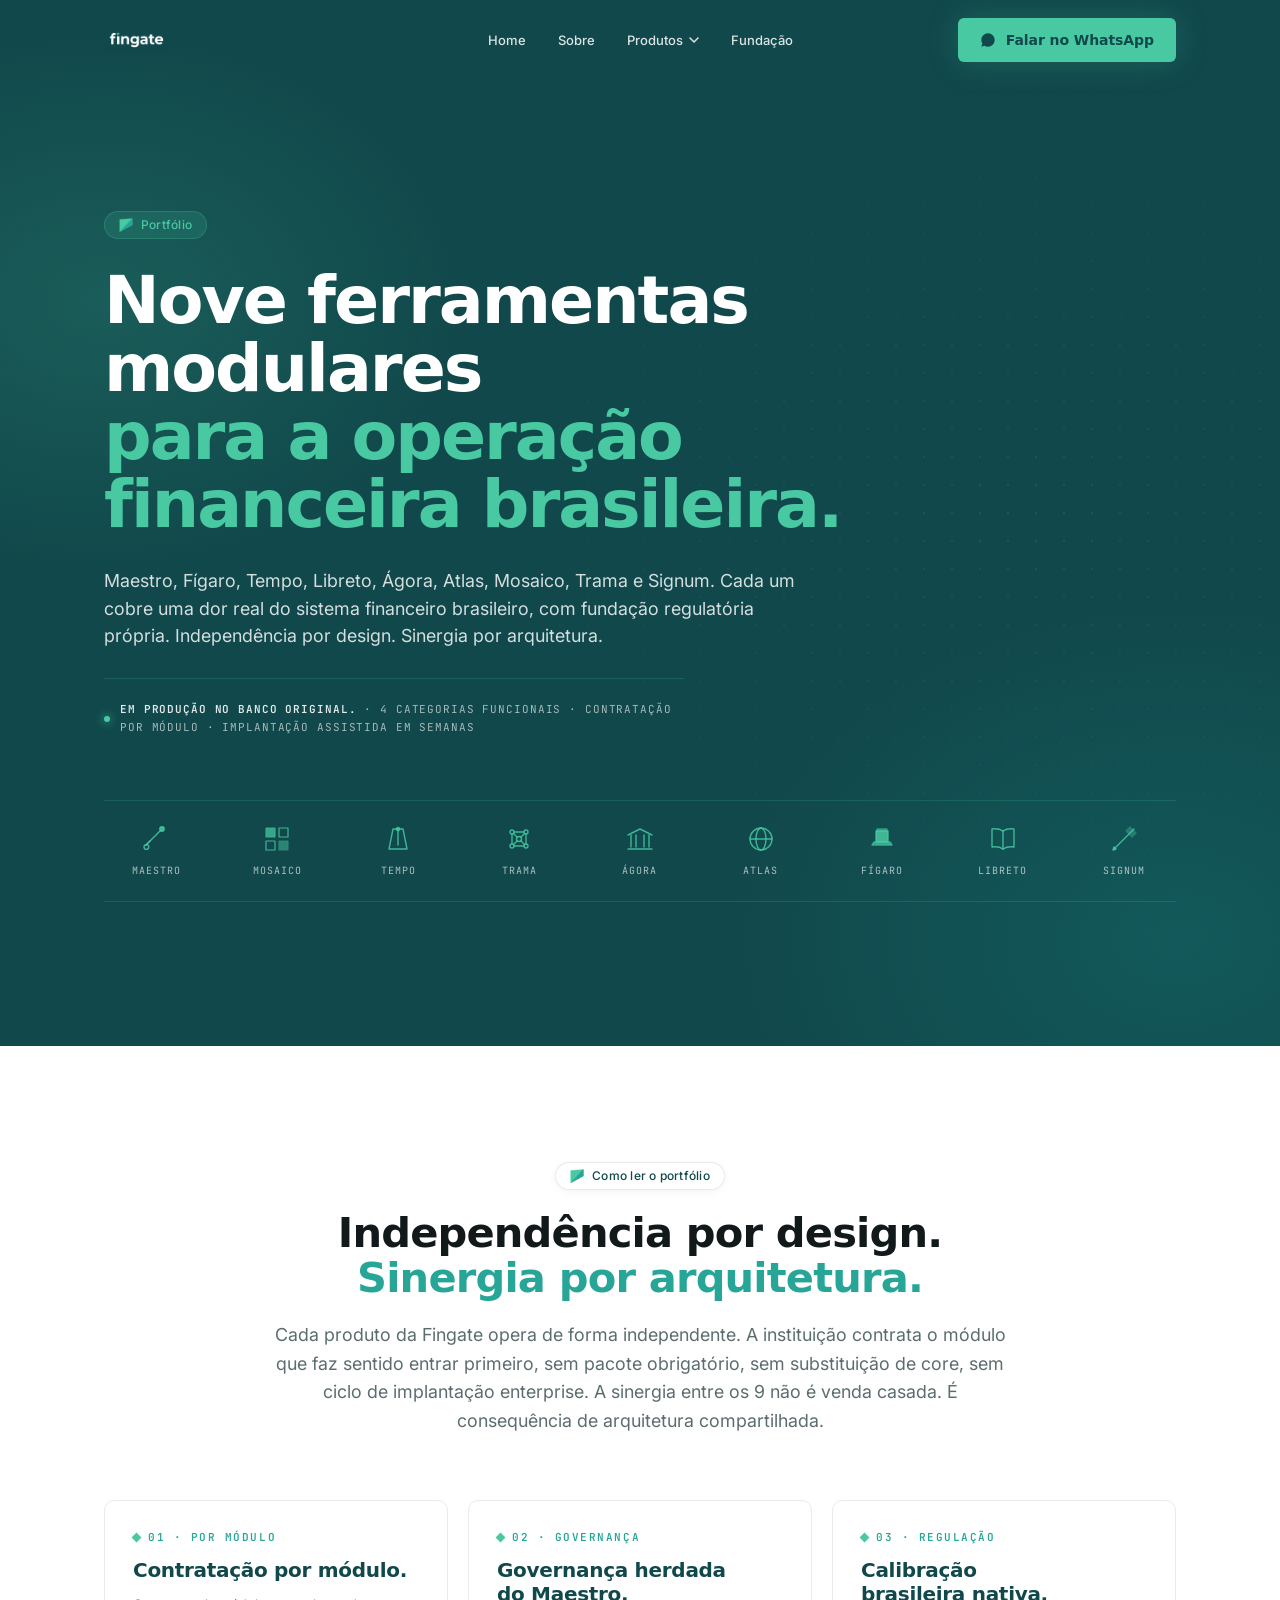
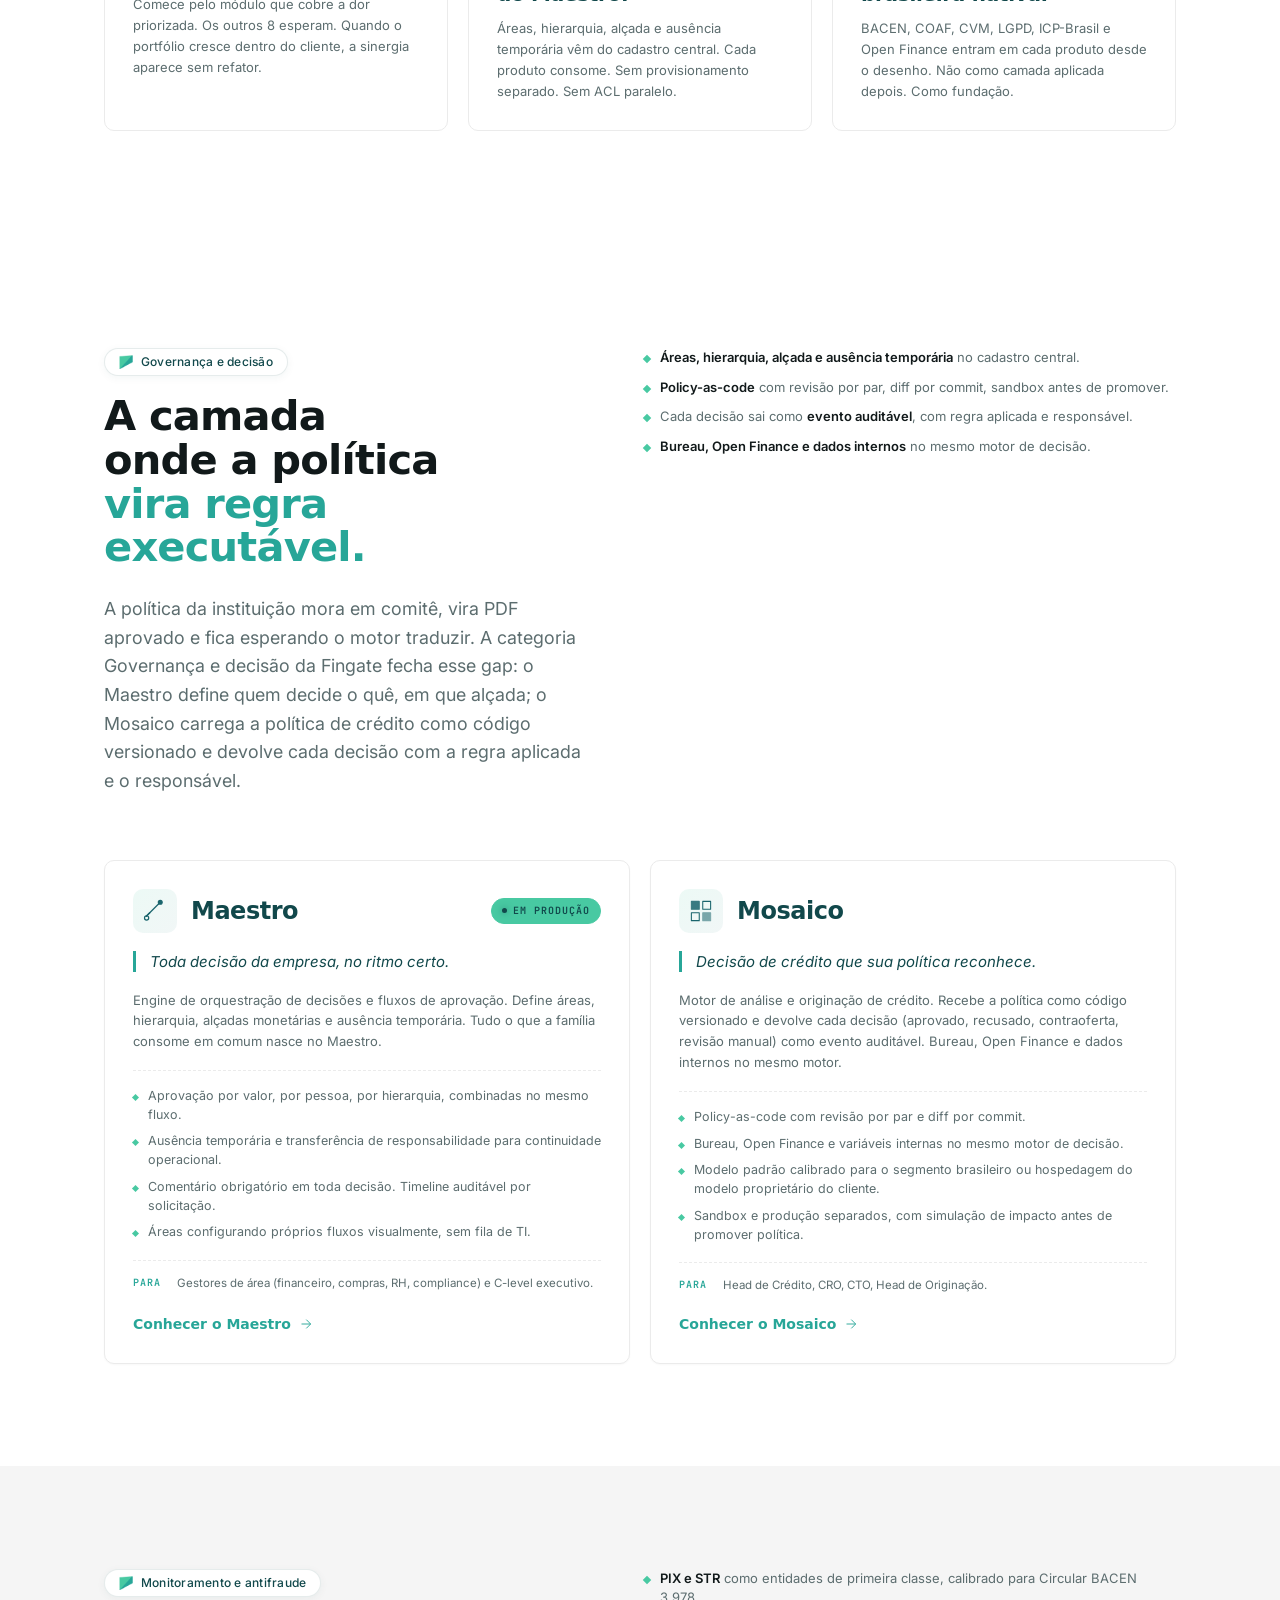
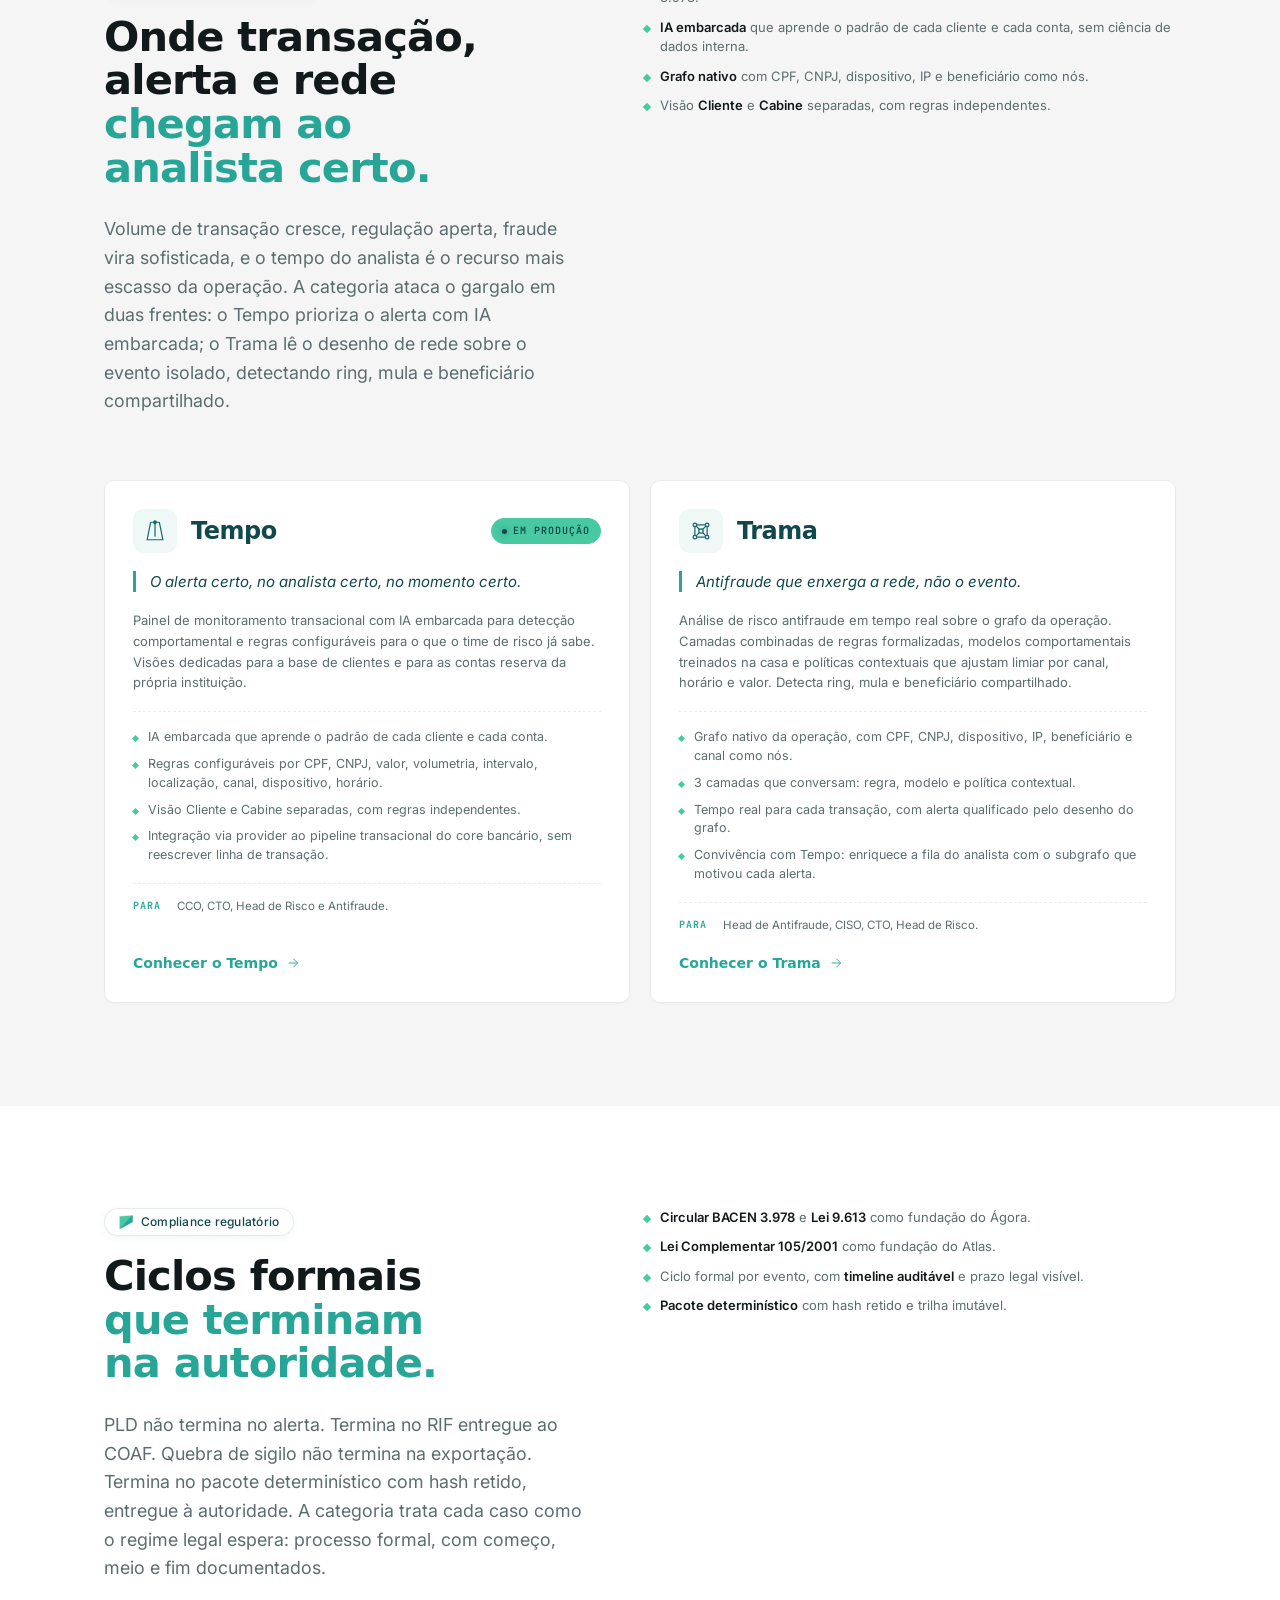
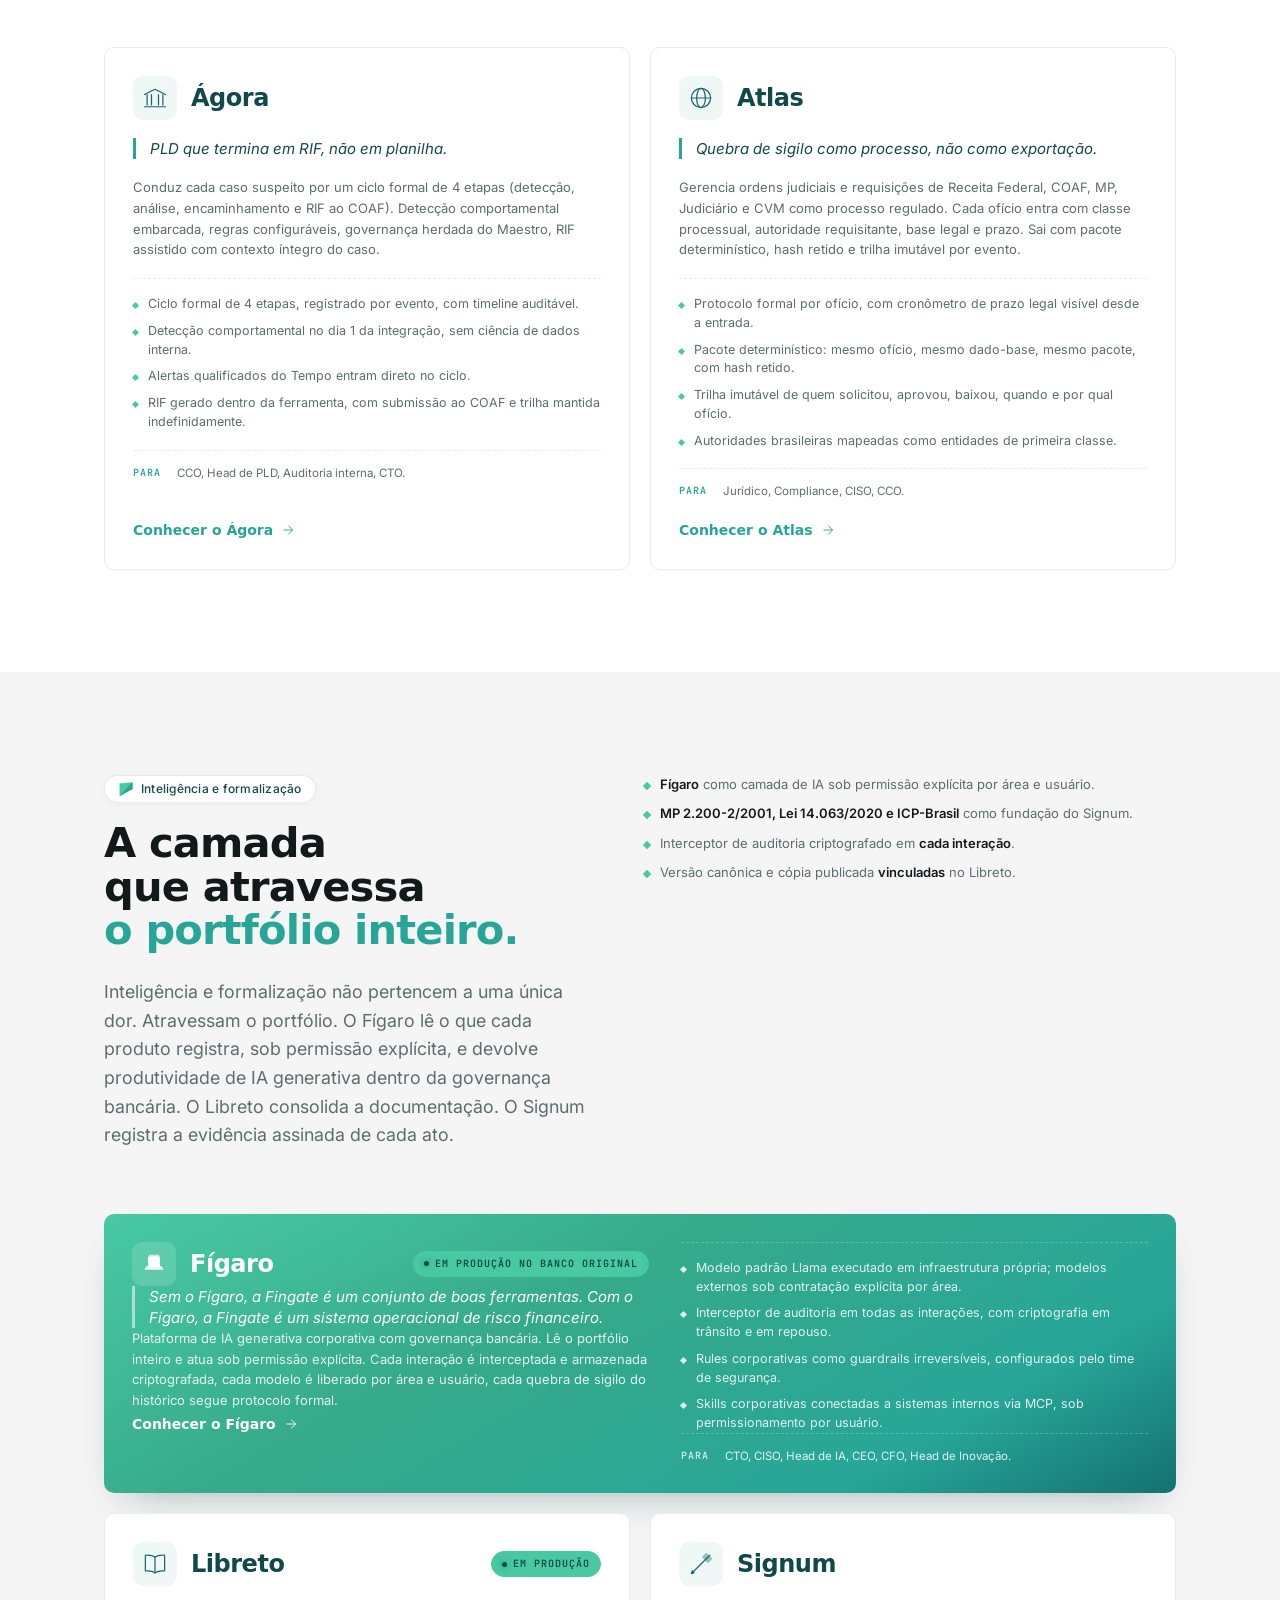
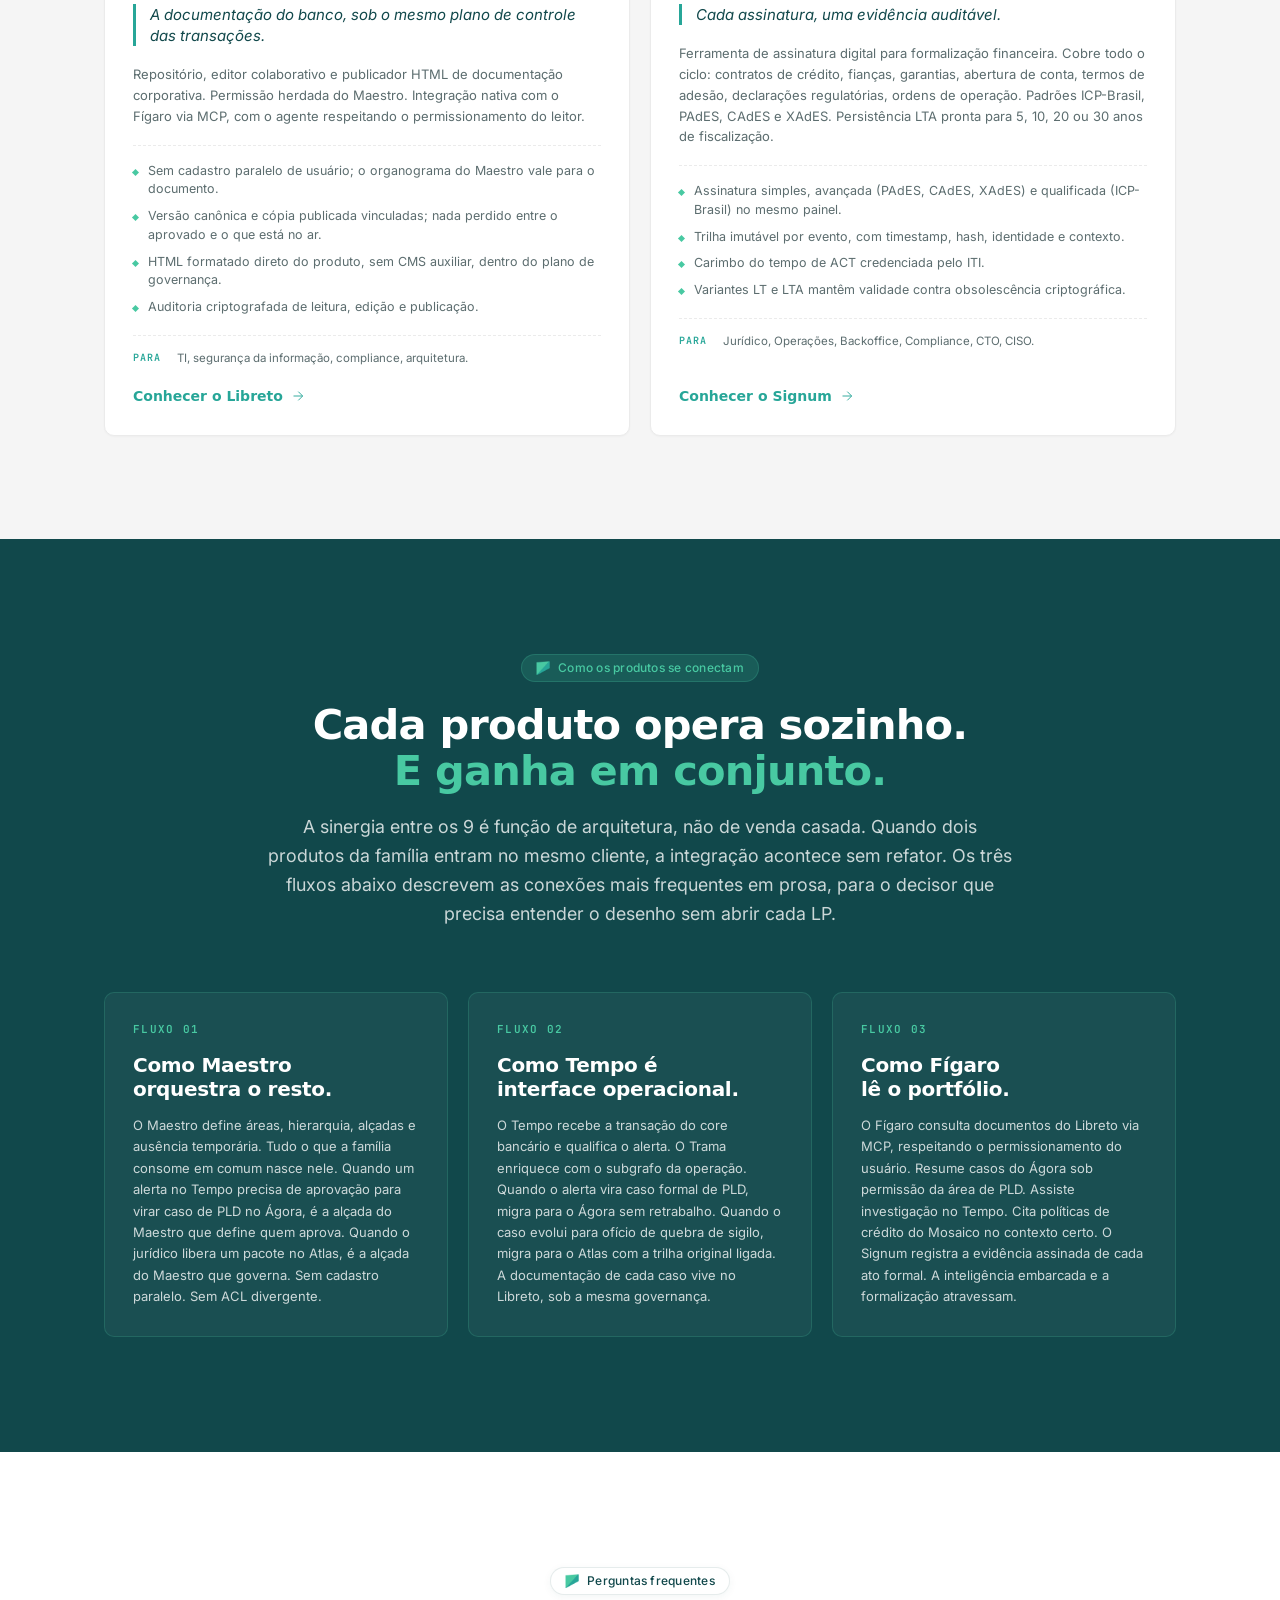
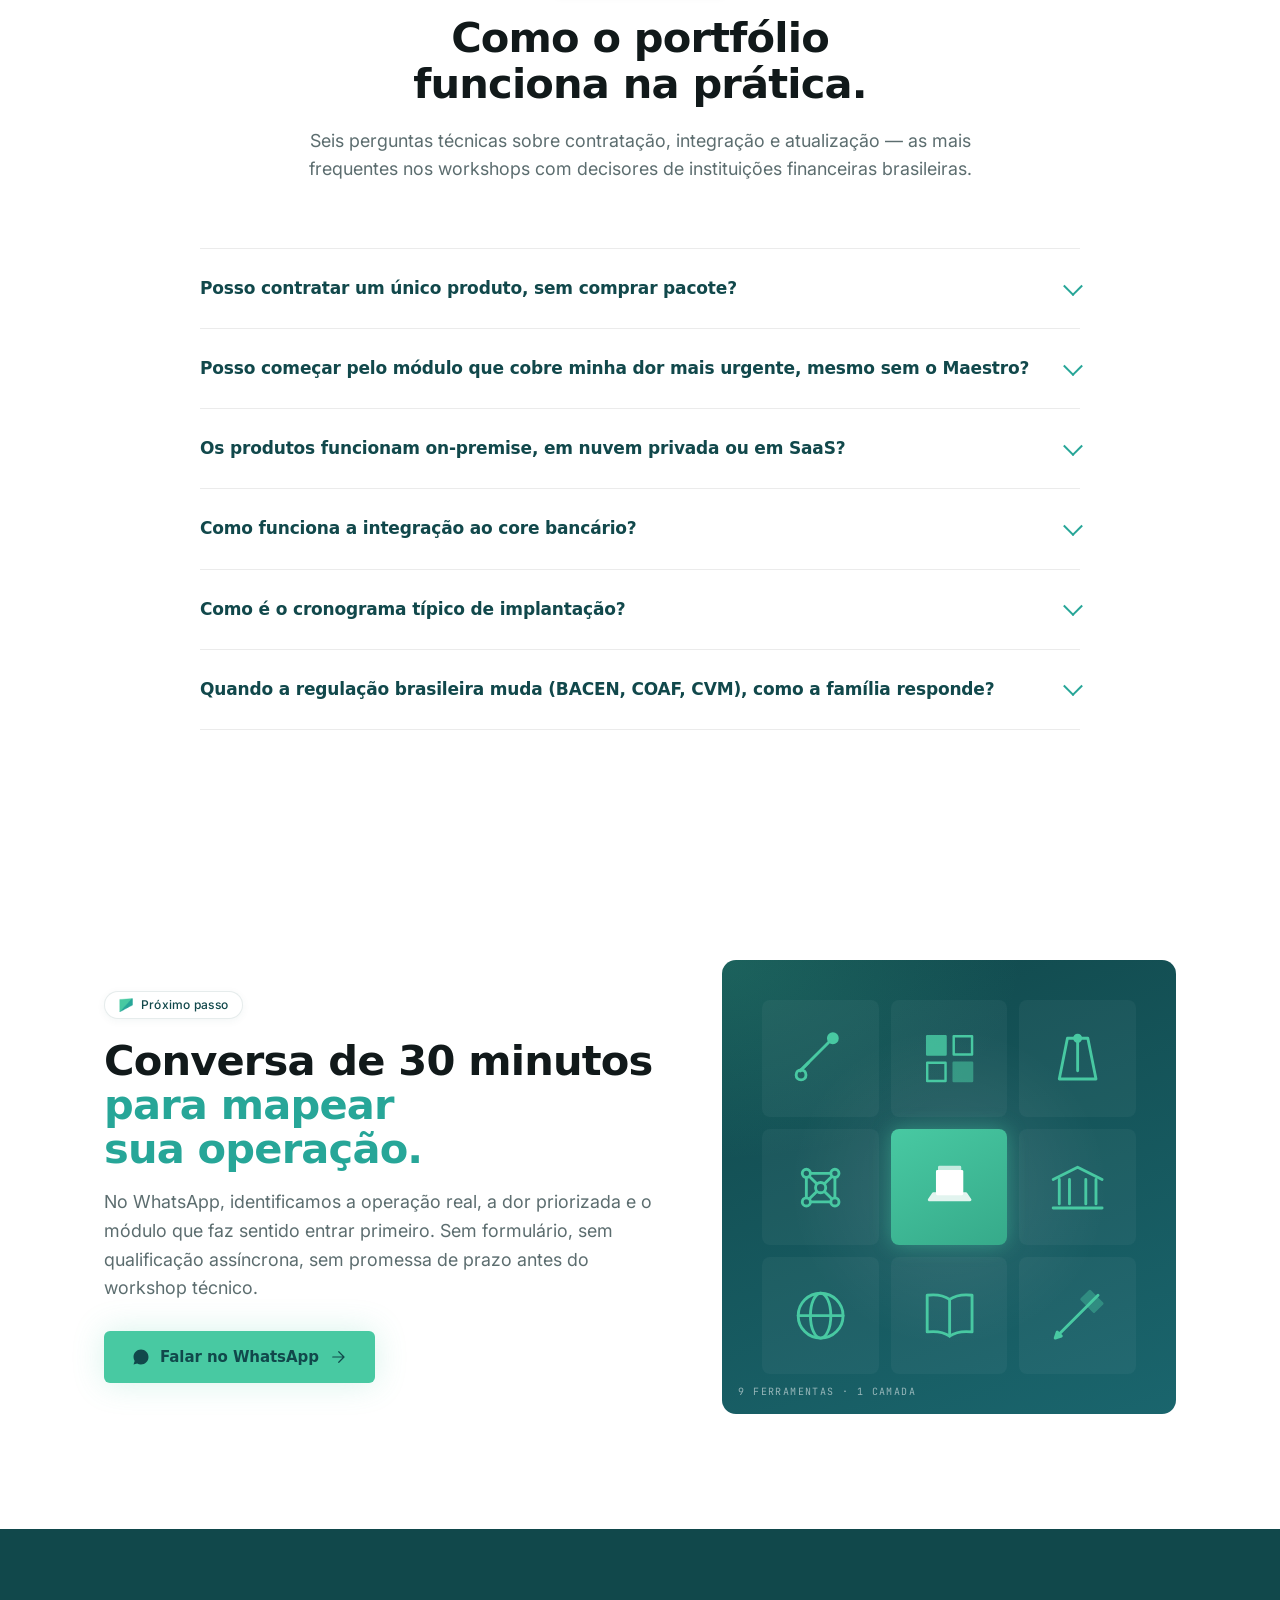
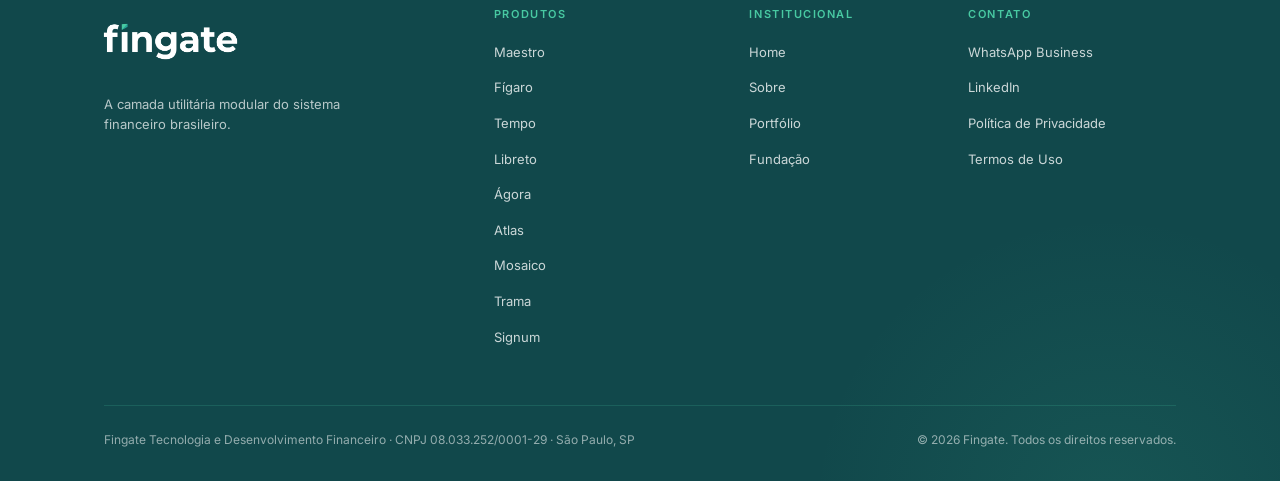
<file: produtos/index.html>
<!doctype html>
<html lang="pt-BR">
<head>
  <meta charset="UTF-8">
  <meta name="viewport" content="width=device-width, initial-scale=1.0">
  <title>Portfólio Fingate. Nove ferramentas modulares para a operação financeira brasileira.</title>
  <meta name="description" content="Catálogo dos 9 produtos da família Fingate em 4 categorias funcionais: Governança e decisão, Monitoramento e antifraude, Compliance regulatório, Inteligência e formalização.">
  <link rel="canonical" href="https://fingate.com.br/produtos">

  <meta property="og:title" content="Portfólio Fingate">
  <meta property="og:description" content="Maestro, Fígaro, Tempo, Libreto, Ágora, Atlas, Mosaico, Trama e Signum. Nove ferramentas modulares calibradas para BACEN, COAF, CVM, LGPD e ICP-Brasil.">
  <meta property="og:url" content="https://fingate.com.br/produtos">
  <meta property="og:type" content="website">
  <meta property="og:locale" content="pt_BR">
  <meta name="twitter:card" content="summary_large_image">

  <link rel="icon" type="image/png" href="../assets/images/gema-full-color.png">

  <link rel="stylesheet" href="../css/main.css">
  <link rel="stylesheet" href="../css/produtos.css">

  <script type="application/ld+json">
  {
    "@context": "https://schema.org",
    "@type": "CollectionPage",
    "name": "Portfólio Fingate",
    "url": "https://fingate.com.br/produtos",
    "description": "Os 9 produtos da família Fingate em 4 categorias funcionais.",
    "isPartOf": { "@type": "WebSite", "url": "https://fingate.com.br", "name": "Fingate" },
    "mainEntity": {
      "@type": "ItemList",
      "numberOfItems": 9,
      "itemListElement": [
        { "@type": "ListItem", "position": 1, "item": { "@type": "Product", "name": "Maestro", "url": "https://fingate.com.br/maestro", "description": "Engine de orquestração de decisões e fluxos de aprovação.", "category": "Governança e decisão", "brand": {"@type":"Brand","name":"Fingate"} } },
        { "@type": "ListItem", "position": 2, "item": { "@type": "Product", "name": "Mosaico", "url": "https://fingate.com.br/mosaico", "description": "Motor de análise e originação de crédito com policy-as-code.", "category": "Governança e decisão", "brand": {"@type":"Brand","name":"Fingate"} } },
        { "@type": "ListItem", "position": 3, "item": { "@type": "Product", "name": "Tempo", "url": "https://fingate.com.br/tempo", "description": "Painel de monitoramento transacional com IA embarcada.", "category": "Monitoramento e antifraude", "brand": {"@type":"Brand","name":"Fingate"} } },
        { "@type": "ListItem", "position": 4, "item": { "@type": "Product", "name": "Trama", "url": "https://fingate.com.br/trama", "description": "Antifraude em grafo, com camadas combinadas de regra, modelo e política contextual.", "category": "Monitoramento e antifraude", "brand": {"@type":"Brand","name":"Fingate"} } },
        { "@type": "ListItem", "position": 5, "item": { "@type": "Product", "name": "Ágora", "url": "https://fingate.com.br/agora", "description": "PLD que conduz cada caso suspeito por um ciclo formal até o COAF.", "category": "Compliance regulatório", "brand": {"@type":"Brand","name":"Fingate"} } },
        { "@type": "ListItem", "position": 6, "item": { "@type": "Product", "name": "Atlas", "url": "https://fingate.com.br/atlas", "description": "Quebra de sigilo formal como processo, com pacote determinístico e trilha por evento.", "category": "Compliance regulatório", "brand": {"@type":"Brand","name":"Fingate"} } },
        { "@type": "ListItem", "position": 7, "item": { "@type": "Product", "name": "Fígaro", "url": "https://fingate.com.br/figaro", "description": "Plataforma de IA generativa corporativa com governança bancária.", "category": "Inteligência e formalização", "brand": {"@type":"Brand","name":"Fingate"} } },
        { "@type": "ListItem", "position": 8, "item": { "@type": "Product", "name": "Libreto", "url": "https://fingate.com.br/libreto", "description": "Repositório, editor colaborativo e publicador HTML de documentação corporativa.", "category": "Inteligência e formalização", "brand": {"@type":"Brand","name":"Fingate"} } },
        { "@type": "ListItem", "position": 9, "item": { "@type": "Product", "name": "Signum", "url": "https://fingate.com.br/signum", "description": "Assinatura digital para formalização financeira, com padrões ICP-Brasil, PAdES, CAdES e XAdES.", "category": "Inteligência e formalização", "brand": {"@type":"Brand","name":"Fingate"} } }
      ]
    }
  }
  </script>
  <script type="application/ld+json">
  {
    "@context": "https://schema.org",
    "@type": "BreadcrumbList",
    "itemListElement": [
      { "@type": "ListItem", "position": 1, "name": "Fingate", "item": "https://fingate.com.br/" },
      { "@type": "ListItem", "position": 2, "name": "Produtos" }
    ]
  }
  </script>
</head>
<body data-screen-label="Portfólio">

  <!-- SVG SPRITE -->
  <svg width="0" height="0" style="position:absolute" aria-hidden="true">
    <defs>
      <symbol id="i-arrow" viewBox="0 0 24 24" fill="none" stroke="currentColor" stroke-width="1.6" stroke-linecap="round" stroke-linejoin="round">
        <path d="M5 12h14M13 5l7 7-7 7"/>
      </symbol>
      <symbol id="i-wa" viewBox="0 0 24 24" fill="currentColor">
        <path d="M17.5 14.4c-.3-.15-1.7-.85-2-.95-.25-.1-.45-.15-.65.15-.2.3-.75.95-.9 1.15-.15.2-.35.2-.65.05-.3-.15-1.25-.46-2.4-1.48-.9-.8-1.5-1.78-1.67-2.08-.18-.3-.02-.46.13-.6.13-.13.3-.35.45-.52.15-.18.2-.3.3-.5.1-.2.05-.38-.02-.53-.07-.15-.65-1.6-.9-2.2-.24-.57-.48-.5-.65-.5l-.55-.02c-.18 0-.5.08-.75.38-.25.3-1 1-1 2.43s1.03 2.82 1.18 3c.15.2 2.03 3.1 4.92 4.34 1.78.76 2.45.83 3.33.7.53-.07 1.7-.7 1.95-1.37.24-.67.24-1.25.17-1.37-.08-.13-.27-.2-.57-.35zM12 2C6.5 2 2 6.5 2 12c0 1.95.56 3.77 1.52 5.31L2.05 22l4.83-1.27A9.95 9.95 0 0 0 12 22c5.5 0 10-4.5 10-10S17.5 2 12 2z"/>
      </symbol>
      <symbol id="p-maestro" viewBox="0 0 32 32" fill="none" stroke="currentColor" stroke-width="1.4" stroke-linecap="round" stroke-linejoin="round">
        <path d="M6 22 L20 8"/>
        <circle cx="22" cy="6" r="2.2" fill="currentColor"/>
        <path d="M4 24c0 1.5 1 2.4 2.4 2.4S8.8 25.5 8.8 24 7.8 21.6 6.4 21.6 4 22.5 4 24z"/>
        <path d="M10 18l-4 4"/>
      </symbol>
      <symbol id="p-figaro" viewBox="0 0 32 32" fill="none" stroke="currentColor" stroke-width="1.4" stroke-linejoin="round">
        <path d="M6 22h20l-2-3H8z" fill="currentColor" opacity="0.85"/>
        <path d="M10 19V8h12v11z" fill="currentColor"/>
        <path d="M11 6h10v2H11z" fill="currentColor" opacity="0.7"/>
      </symbol>
      <symbol id="p-tempo" viewBox="0 0 32 32" fill="none" stroke="currentColor" stroke-width="1.4" stroke-linecap="round" stroke-linejoin="round">
        <path d="M7 26L11 6h10l4 20z"/>
        <path d="M16 22V8"/>
        <circle cx="16" cy="6" r="1.5" fill="currentColor"/>
      </symbol>
      <symbol id="p-libreto" viewBox="0 0 32 32" fill="none" stroke="currentColor" stroke-width="1.4" stroke-linecap="round" stroke-linejoin="round">
        <path d="M16 8C13 6 9 5.5 5 6v18c4-.5 8 0 11 2"/>
        <path d="M16 8c3-2 7-2.5 11-2v18c-4-.5-8 0-11 2"/>
        <path d="M16 8v18"/>
      </symbol>
      <symbol id="p-agora" viewBox="0 0 32 32" fill="none" stroke="currentColor" stroke-width="1.4" stroke-linecap="round" stroke-linejoin="round">
        <path d="M4 12l12-6 12 6"/>
        <path d="M7 12v12M12 12v12M20 12v12M25 12v12"/>
        <path d="M4 26h24"/>
      </symbol>
      <symbol id="p-atlas" viewBox="0 0 32 32" fill="none" stroke="currentColor" stroke-width="1.4" stroke-linecap="round">
        <circle cx="16" cy="16" r="11"/>
        <ellipse cx="16" cy="16" rx="5" ry="11"/>
        <path d="M5 16h22"/>
      </symbol>
      <symbol id="p-mosaico" viewBox="0 0 32 32" fill="none" stroke="currentColor" stroke-width="1.2" stroke-linejoin="round">
        <rect x="5" y="5" width="9" height="9" fill="currentColor" opacity="0.85"/>
        <rect x="18" y="5" width="9" height="9"/>
        <rect x="5" y="18" width="9" height="9"/>
        <rect x="18" y="18" width="9" height="9" fill="currentColor" opacity="0.55"/>
      </symbol>
      <symbol id="p-trama" viewBox="0 0 32 32" fill="none" stroke="currentColor" stroke-width="1.4" stroke-linecap="round">
        <circle cx="9" cy="9" r="2"/>
        <circle cx="23" cy="9" r="2"/>
        <circle cx="9" cy="23" r="2"/>
        <circle cx="23" cy="23" r="2"/>
        <circle cx="16" cy="16" r="2.5"/>
        <path d="M11 9h10M11 23h10M9 11v10M23 11v10M11 11l3 3M21 11l-3 3M11 21l3-3M21 21l-3-3"/>
      </symbol>
      <symbol id="p-signum" viewBox="0 0 32 32" fill="none" stroke="currentColor" stroke-width="1.4" stroke-linecap="round" stroke-linejoin="round">
        <path d="M6 26L26 6"/>
        <path d="M22 4l6 6-4 4-6-6z" fill="currentColor" opacity="0.4"/>
        <path d="M5 27l3-1-2-2z" fill="currentColor"/>
      </symbol>
      <symbol id="i-gem" viewBox="0 0 32 32" fill="none" stroke="currentColor" stroke-width="1.2" stroke-linejoin="round">
        <path d="M16 4l10 8-10 16-10-16z"/>
        <path d="M6 12h20M16 4v24"/>
      </symbol>
    </defs>
  </svg>

  <!-- HEADER -->
  <header class="site-header" role="banner">
    <div class="site-header__inner">
      <a href="../index.html" class="site-header__logo" aria-label="Fingate, página inicial">
        <img class="logo--dark" src="../assets/images/fingate-principal.png" alt="Fingate">
        <img class="logo--light" src="../assets/images/fingate-fundo-escuro.png" alt="Fingate">
      </a>
      <nav class="site-header__nav" aria-label="Principal">
        <a href="../index.html">Home</a>
        <a href="../sobre/index.html">Sobre</a>
        <div class="nav-mega">
          <button class="nav-mega__trigger" aria-haspopup="true" aria-expanded="false" aria-controls="produtos-mega">
            Produtos
            <svg width="10" height="6" viewBox="0 0 10 6" fill="none" aria-hidden="true"><path d="M1 1l4 4 4-4" stroke="currentColor" stroke-width="1.5" stroke-linecap="round" stroke-linejoin="round"/></svg>
          </button>
          <div class="nav-mega__panel" id="produtos-mega" role="menu">
            <div class="nav-mega__inner">
              <a class="nav-mega__feature" href="figaro.html">
                <span class="nav-mega__feature-thumb" aria-hidden="true">
                  <svg viewBox="0 0 32 32"><use href="#p-figaro"/></svg>
                </span>
                <span class="nav-mega__feature-body">
                  <span class="nav-mega__feature-title">Fígaro</span>
                  <span class="nav-mega__feature-desc">Agente de IA, co-piloto de inteligência financeira. Correlaciona alertas e gera briefings.</span>
                  <span class="nav-mega__feature-cta">Saiba mais
                    <svg width="14" height="14" viewBox="0 0 14 14" fill="none" aria-hidden="true"><path d="M3 7h8M7 3l4 4-4 4" stroke="currentColor" stroke-width="1.5" stroke-linecap="round" stroke-linejoin="round"/></svg>
                  </span>
                </span>
              </a>
              <div class="nav-mega__cols">
                <div class="nav-mega__col">
                  <div class="nav-mega__label">Governança e decisão</div>
                  <a class="nav-mega__item" href="maestro.html">
                    <span class="nav-mega__icon"><svg viewBox="0 0 32 32" aria-hidden="true"><use href="#p-maestro"/></svg></span>
                    <span class="nav-mega__txt">
                      <span class="nav-mega__name">Maestro</span>
                      <span class="nav-mega__desc">Orquestração de fluxos, alçadas e aprovações.</span>
                    </span>
                  </a>
                  <a class="nav-mega__item" href="mosaico.html">
                    <span class="nav-mega__icon"><svg viewBox="0 0 32 32" aria-hidden="true"><use href="#p-mosaico"/></svg></span>
                    <span class="nav-mega__txt">
                      <span class="nav-mega__name">Mosaico</span>
                      <span class="nav-mega__desc">Motor de crédito com policy-as-code.</span>
                    </span>
                  </a>
                </div>
                <div class="nav-mega__col">
                  <div class="nav-mega__label">Inteligência e formalização</div>
                  <a class="nav-mega__item" href="libreto.html">
                    <span class="nav-mega__icon"><svg viewBox="0 0 32 32" aria-hidden="true"><use href="#p-libreto"/></svg></span>
                    <span class="nav-mega__txt">
                      <span class="nav-mega__name">Libreto</span>
                      <span class="nav-mega__desc">Repositório e editor de documentação corporativa.</span>
                    </span>
                  </a>
                  <a class="nav-mega__item" href="signum.html">
                    <span class="nav-mega__icon"><svg viewBox="0 0 32 32" aria-hidden="true"><use href="#p-signum"/></svg></span>
                    <span class="nav-mega__txt">
                      <span class="nav-mega__name">Signum</span>
                      <span class="nav-mega__desc">Assinatura digital ICP-Brasil e LTA.</span>
                    </span>
                  </a>
                </div>
                <div class="nav-mega__col">
                  <div class="nav-mega__label">Monitoramento e antifraude</div>
                  <a class="nav-mega__item" href="tempo.html">
                    <span class="nav-mega__icon"><svg viewBox="0 0 32 32" aria-hidden="true"><use href="#p-tempo"/></svg></span>
                    <span class="nav-mega__txt">
                      <span class="nav-mega__name">Tempo</span>
                      <span class="nav-mega__desc">Monitoramento transacional com IA embarcada.</span>
                    </span>
                  </a>
                  <a class="nav-mega__item" href="trama.html">
                    <span class="nav-mega__icon"><svg viewBox="0 0 32 32" aria-hidden="true"><use href="#p-trama"/></svg></span>
                    <span class="nav-mega__txt">
                      <span class="nav-mega__name">Trama</span>
                      <span class="nav-mega__desc">Antifraude em grafo com camadas combinadas.</span>
                    </span>
                  </a>
                </div>
                <div class="nav-mega__col">
                  <div class="nav-mega__label">Compliance regulatório</div>
                  <a class="nav-mega__item" href="agora.html">
                    <span class="nav-mega__icon"><svg viewBox="0 0 32 32" aria-hidden="true"><use href="#p-agora"/></svg></span>
                    <span class="nav-mega__txt">
                      <span class="nav-mega__name">Ágora</span>
                      <span class="nav-mega__desc">PLD que termina em RIF, não em planilha.</span>
                    </span>
                  </a>
                  <a class="nav-mega__item" href="atlas.html">
                    <span class="nav-mega__icon"><svg viewBox="0 0 32 32" aria-hidden="true"><use href="#p-atlas"/></svg></span>
                    <span class="nav-mega__txt">
                      <span class="nav-mega__name">Atlas</span>
                      <span class="nav-mega__desc">Quebra de sigilo como processo, com hash retido.</span>
                    </span>
                  </a>
                </div>
              </div>
            </div>
            <div class="nav-mega__footer">
              <a href="index.html" class="nav-mega__cta" aria-current="page">Ver portfólio completo
                <svg width="14" height="14" viewBox="0 0 14 14" fill="none" aria-hidden="true"><path d="M3 7h8M7 3l4 4-4 4" stroke="currentColor" stroke-width="1.5" stroke-linecap="round" stroke-linejoin="round"/></svg>
              </a>
              <a class="nav-mega__expert"
                 href="https://wa.me/5511936210224?text=Ol%C3%A1%2C%20vim%20pela%20p%C3%A1gina%20Portf%C3%B3lio%20da%20Fingate%20e%20quero%20conversar%20com%20a%20equipe."
                 target="_blank" rel="noopener noreferrer"
                 data-origin="header_mega_portfolio">
                Fale com um especialista
                <svg width="14" height="14" viewBox="0 0 14 14" fill="none" aria-hidden="true"><path d="M3 7h8M7 3l4 4-4 4" stroke="currentColor" stroke-width="1.5" stroke-linecap="round" stroke-linejoin="round"/></svg>
              </a>
            </div>
          </div>
        </div>
        <a href="../fundacao/index.html">Fundação</a>
      </nav>
      <a class="btn site-header__cta"
         href="https://wa.me/5511936210224?text=Ol%C3%A1%2C%20vim%20pela%20p%C3%A1gina%20Portf%C3%B3lio%20da%20Fingate%20e%20quero%20conversar%20com%20a%20equipe."
         target="_blank" rel="noopener noreferrer"
         data-origin="header_portfolio">
        <svg aria-hidden="true"><use href="#i-wa"/></svg>
        Falar no WhatsApp
      </a>
      <button class="menu-toggle" aria-label="Abrir menu" aria-expanded="false"><span></span></button>
    </div>
    <div class="mobile-menu" aria-hidden="true">
      <a href="../index.html">Home</a>
      <a href="../sobre/index.html">Sobre</a>
      <a href="index.html" class="is-active" aria-current="page">Produtos</a>
      <a href="../fundacao/index.html">Fundação</a>
      <a class="btn"
         href="https://wa.me/5511936210224?text=Ol%C3%A1%2C%20vim%20pelo%20site%20da%20Fingate%20e%20quero%20conversar%20com%20a%20equipe."
         target="_blank" rel="noopener noreferrer"
         data-origin="header_mobile_portfolio">
        <svg aria-hidden="true"><use href="#i-wa"/></svg>
        Falar no WhatsApp
      </a>
    </div>
  </header>

  <main>

    <!-- ====================================================== -->
    <!-- HERO                                                   -->
    <!-- ====================================================== -->
    <section class="phero" aria-labelledby="phero-headline" data-screen-label="01 Hero">
      <div class="phero__inner">
        <div class="phero__copy">
          <span class="pill">
            <img class="pill-gem" src="../assets/images/gema-full-color.png" alt="" aria-hidden="true">
            Portfólio
          </span>
          <h1 id="phero-headline">
            Nove ferramentas modulares
            <span class="accent">para a operação financeira brasileira.</span>
          </h1>
          <p class="phero__lead">
            Maestro, Fígaro, Tempo, Libreto, Ágora, Atlas, Mosaico, Trama e Signum. Cada um cobre uma dor real do sistema financeiro brasileiro, com fundação regulatória própria. Independência por design. Sinergia por arquitetura.
          </p>
          <div class="phero__seal">
            <span><strong>Em produção no Banco Original.</strong> · 4 categorias funcionais · Contratação por módulo · Implantação assistida em semanas</span>
          </div>
        </div>
      </div>

      <div class="phero__strip" aria-label="Os nove produtos da família">
        <div class="phero__strip-track">
          <a class="phero__strip-item" href="maestro.html">
            <span class="phero__strip-icon"><svg viewBox="0 0 32 32" aria-hidden="true"><use href="#p-maestro"/></svg></span>
            <span class="phero__strip-name">Maestro</span>
          </a>
          <a class="phero__strip-item" href="mosaico.html">
            <span class="phero__strip-icon"><svg viewBox="0 0 32 32" aria-hidden="true"><use href="#p-mosaico"/></svg></span>
            <span class="phero__strip-name">Mosaico</span>
          </a>
          <a class="phero__strip-item" href="tempo.html">
            <span class="phero__strip-icon"><svg viewBox="0 0 32 32" aria-hidden="true"><use href="#p-tempo"/></svg></span>
            <span class="phero__strip-name">Tempo</span>
          </a>
          <a class="phero__strip-item" href="trama.html">
            <span class="phero__strip-icon"><svg viewBox="0 0 32 32" aria-hidden="true"><use href="#p-trama"/></svg></span>
            <span class="phero__strip-name">Trama</span>
          </a>
          <a class="phero__strip-item" href="agora.html">
            <span class="phero__strip-icon"><svg viewBox="0 0 32 32" aria-hidden="true"><use href="#p-agora"/></svg></span>
            <span class="phero__strip-name">Ágora</span>
          </a>
          <a class="phero__strip-item" href="atlas.html">
            <span class="phero__strip-icon"><svg viewBox="0 0 32 32" aria-hidden="true"><use href="#p-atlas"/></svg></span>
            <span class="phero__strip-name">Atlas</span>
          </a>
          <a class="phero__strip-item" href="figaro.html">
            <span class="phero__strip-icon"><svg viewBox="0 0 32 32" aria-hidden="true"><use href="#p-figaro"/></svg></span>
            <span class="phero__strip-name">Fígaro</span>
          </a>
          <a class="phero__strip-item" href="libreto.html">
            <span class="phero__strip-icon"><svg viewBox="0 0 32 32" aria-hidden="true"><use href="#p-libreto"/></svg></span>
            <span class="phero__strip-name">Libreto</span>
          </a>
          <a class="phero__strip-item" href="signum.html">
            <span class="phero__strip-icon"><svg viewBox="0 0 32 32" aria-hidden="true"><use href="#p-signum"/></svg></span>
            <span class="phero__strip-name">Signum</span>
          </a>
        </div>
      </div>
    </section>

    <!-- ====================================================== -->
    <!-- FILOSOFIA                                              -->
    <!-- ====================================================== -->
    <section class="psec psec--light" aria-labelledby="philo-headline" data-screen-label="02 Filosofia">
      <div class="container">
        <header class="psec__head">
          <span class="pill">
            <img class="pill-gem" src="../assets/images/gema-full-color.png" alt="" aria-hidden="true">
            Como ler o portfólio
          </span>
          <h2 id="philo-headline">
            Independência por design.
            <span class="accent">Sinergia por arquitetura.</span>
          </h2>
          <p>
            Cada produto da Fingate opera de forma independente. A instituição contrata o módulo que faz sentido entrar primeiro, sem pacote obrigatório, sem substituição de core, sem ciclo de implantação enterprise. A sinergia entre os 9 não é venda casada. É consequência de arquitetura compartilhada.
          </p>
        </header>

        <div class="philo__grid">
          <article class="philo__card">
            <div class="philo__card-num">01 · Por módulo</div>
            <h3>Contratação por módulo.</h3>
            <p>Comece pelo módulo que cobre a dor priorizada. Os outros 8 esperam. Quando o portfólio cresce dentro do cliente, a sinergia aparece sem refator.</p>
          </article>
          <article class="philo__card">
            <div class="philo__card-num">02 · Governança</div>
            <h3>Governança herdada do Maestro.</h3>
            <p>Áreas, hierarquia, alçada e ausência temporária vêm do cadastro central. Cada produto consome. Sem provisionamento separado. Sem ACL paralelo.</p>
          </article>
          <article class="philo__card">
            <div class="philo__card-num">03 · Regulação</div>
            <h3>Calibração brasileira nativa.</h3>
            <p>BACEN, COAF, CVM, LGPD, ICP-Brasil e Open Finance entram em cada produto desde o desenho. Não como camada aplicada depois. Como fundação.</p>
          </article>
        </div>
      </div>
    </section>

    <!-- ====================================================== -->
    <!-- CATEGORIA 1 · Governança e decisão                     -->
    <!-- ====================================================== -->
    <section class="pcat" aria-labelledby="cat1-headline" data-screen-label="03 Governança e decisão">
      <div class="container">
        <header class="pcat__head">
          <div class="pcat__head-copy">
            <span class="pill">
              <img class="pill-gem" src="../assets/images/gema-full-color.png" alt="" aria-hidden="true">
              Governança e decisão
            </span>
            <h2 id="cat1-headline">
              A camada onde a política
              <span class="accent">vira regra executável.</span>
            </h2>
            <p class="pcat__head-body">
              A política da instituição mora em comitê, vira PDF aprovado e fica esperando o motor traduzir. A categoria Governança e decisão da Fingate fecha esse gap: o Maestro define quem decide o quê, em que alçada; o Mosaico carrega a política de crédito como código versionado e devolve cada decisão com a regra aplicada e o responsável.
            </p>
          </div>
          <ul class="pcat__head-list" aria-label="O que esta categoria entrega">
            <li><span><strong>Áreas, hierarquia, alçada e ausência temporária</strong> no cadastro central.</span></li>
            <li><span><strong>Policy-as-code</strong> com revisão por par, diff por commit, sandbox antes de promover.</span></li>
            <li><span>Cada decisão sai como <strong>evento auditável</strong>, com regra aplicada e responsável.</span></li>
            <li><span><strong>Bureau, Open Finance e dados internos</strong> no mesmo motor de decisão.</span></li>
          </ul>
        </header>

        <div class="pcat__grid">
          <article class="pprod">
            <div class="pprod__top">
              <span class="pprod__icon"><svg viewBox="0 0 32 32" aria-hidden="true"><use href="#p-maestro"/></svg></span>
              <h3 class="pprod__name">Maestro</h3>
              <span class="pprod__status pprod__status--live">Em produção</span>
            </div>
            <p class="pprod__quote">Toda decisão da empresa, no ritmo certo.</p>
            <p class="pprod__desc">Engine de orquestração de decisões e fluxos de aprovação. Define áreas, hierarquia, alçadas monetárias e ausência temporária. Tudo o que a família consome em comum nasce no Maestro.</p>
            <ul class="pprod__caps">
              <li>Aprovação por valor, por pessoa, por hierarquia, combinadas no mesmo fluxo.</li>
              <li>Ausência temporária e transferência de responsabilidade para continuidade operacional.</li>
              <li>Comentário obrigatório em toda decisão. Timeline auditável por solicitação.</li>
              <li>Áreas configurando próprios fluxos visualmente, sem fila de TI.</li>
            </ul>
            <div class="pprod__meta">
              <span class="pprod__meta-tag">Para</span>
              <span class="pprod__meta-val">Gestores de área (financeiro, compras, RH, compliance) e C-level executivo.</span>
            </div>
            <a class="pprod__cta" href="maestro.html">Conhecer o Maestro <svg aria-hidden="true"><use href="#i-arrow"/></svg></a>
          </article>

          <article class="pprod">
            <div class="pprod__top">
              <span class="pprod__icon"><svg viewBox="0 0 32 32" aria-hidden="true"><use href="#p-mosaico"/></svg></span>
              <h3 class="pprod__name">Mosaico</h3>
            </div>
            <p class="pprod__quote">Decisão de crédito que sua política reconhece.</p>
            <p class="pprod__desc">Motor de análise e originação de crédito. Recebe a política como código versionado e devolve cada decisão (aprovado, recusado, contraoferta, revisão manual) como evento auditável. Bureau, Open Finance e dados internos no mesmo motor.</p>
            <ul class="pprod__caps">
              <li>Policy-as-code com revisão por par e diff por commit.</li>
              <li>Bureau, Open Finance e variáveis internas no mesmo motor de decisão.</li>
              <li>Modelo padrão calibrado para o segmento brasileiro ou hospedagem do modelo proprietário do cliente.</li>
              <li>Sandbox e produção separados, com simulação de impacto antes de promover política.</li>
            </ul>
            <div class="pprod__meta">
              <span class="pprod__meta-tag">Para</span>
              <span class="pprod__meta-val">Head de Crédito, CRO, CTO, Head de Originação.</span>
            </div>
            <a class="pprod__cta" href="mosaico.html">Conhecer o Mosaico <svg aria-hidden="true"><use href="#i-arrow"/></svg></a>
          </article>
        </div>
      </div>
    </section>

    <!-- ====================================================== -->
    <!-- CATEGORIA 2 · Monitoramento e antifraude                -->
    <!-- ====================================================== -->
    <section class="pcat pcat--alt" aria-labelledby="cat2-headline" data-screen-label="04 Monitoramento e antifraude">
      <div class="container">
        <header class="pcat__head">
          <div class="pcat__head-copy">
            <span class="pill">
              <img class="pill-gem" src="../assets/images/gema-full-color.png" alt="" aria-hidden="true">
              Monitoramento e antifraude
            </span>
            <h2 id="cat2-headline">
              Onde transação, alerta e rede
              <span class="accent">chegam ao analista certo.</span>
            </h2>
            <p class="pcat__head-body">
              Volume de transação cresce, regulação aperta, fraude vira sofisticada, e o tempo do analista é o recurso mais escasso da operação. A categoria ataca o gargalo em duas frentes: o Tempo prioriza o alerta com IA embarcada; o Trama lê o desenho de rede sobre o evento isolado, detectando ring, mula e beneficiário compartilhado.
            </p>
          </div>
          <ul class="pcat__head-list">
            <li><span><strong>PIX e STR</strong> como entidades de primeira classe, calibrado para Circular BACEN 3.978.</span></li>
            <li><span><strong>IA embarcada</strong> que aprende o padrão de cada cliente e cada conta, sem ciência de dados interna.</span></li>
            <li><span><strong>Grafo nativo</strong> com CPF, CNPJ, dispositivo, IP e beneficiário como nós.</span></li>
            <li><span>Visão <strong>Cliente</strong> e <strong>Cabine</strong> separadas, com regras independentes.</span></li>
          </ul>
        </header>

        <div class="pcat__grid">
          <article class="pprod">
            <div class="pprod__top">
              <span class="pprod__icon"><svg viewBox="0 0 32 32" aria-hidden="true"><use href="#p-tempo"/></svg></span>
              <h3 class="pprod__name">Tempo</h3>
              <span class="pprod__status pprod__status--live">Em produção</span>
            </div>
            <p class="pprod__quote">O alerta certo, no analista certo, no momento certo.</p>
            <p class="pprod__desc">Painel de monitoramento transacional com IA embarcada para detecção comportamental e regras configuráveis para o que o time de risco já sabe. Visões dedicadas para a base de clientes e para as contas reserva da própria instituição.</p>
            <ul class="pprod__caps">
              <li>IA embarcada que aprende o padrão de cada cliente e cada conta.</li>
              <li>Regras configuráveis por CPF, CNPJ, valor, volumetria, intervalo, localização, canal, dispositivo, horário.</li>
              <li>Visão Cliente e Cabine separadas, com regras independentes.</li>
              <li>Integração via provider ao pipeline transacional do core bancário, sem reescrever linha de transação.</li>
            </ul>
            <div class="pprod__meta">
              <span class="pprod__meta-tag">Para</span>
              <span class="pprod__meta-val">CCO, CTO, Head de Risco e Antifraude.</span>
            </div>
            <a class="pprod__cta" href="tempo.html">Conhecer o Tempo <svg aria-hidden="true"><use href="#i-arrow"/></svg></a>
          </article>

          <article class="pprod">
            <div class="pprod__top">
              <span class="pprod__icon"><svg viewBox="0 0 32 32" aria-hidden="true"><use href="#p-trama"/></svg></span>
              <h3 class="pprod__name">Trama</h3>
            </div>
            <p class="pprod__quote">Antifraude que enxerga a rede, não o evento.</p>
            <p class="pprod__desc">Análise de risco antifraude em tempo real sobre o grafo da operação. Camadas combinadas de regras formalizadas, modelos comportamentais treinados na casa e políticas contextuais que ajustam limiar por canal, horário e valor. Detecta ring, mula e beneficiário compartilhado.</p>
            <ul class="pprod__caps">
              <li>Grafo nativo da operação, com CPF, CNPJ, dispositivo, IP, beneficiário e canal como nós.</li>
              <li>3 camadas que conversam: regra, modelo e política contextual.</li>
              <li>Tempo real para cada transação, com alerta qualificado pelo desenho do grafo.</li>
              <li>Convivência com Tempo: enriquece a fila do analista com o subgrafo que motivou cada alerta.</li>
            </ul>
            <div class="pprod__meta">
              <span class="pprod__meta-tag">Para</span>
              <span class="pprod__meta-val">Head de Antifraude, CISO, CTO, Head de Risco.</span>
            </div>
            <a class="pprod__cta" href="trama.html">Conhecer o Trama <svg aria-hidden="true"><use href="#i-arrow"/></svg></a>
          </article>
        </div>
      </div>
    </section>

    <!-- ====================================================== -->
    <!-- CATEGORIA 3 · Compliance regulatório                   -->
    <!-- ====================================================== -->
    <section class="pcat" aria-labelledby="cat3-headline" data-screen-label="05 Compliance regulatório">
      <div class="container">
        <header class="pcat__head">
          <div class="pcat__head-copy">
            <span class="pill">
              <img class="pill-gem" src="../assets/images/gema-full-color.png" alt="" aria-hidden="true">
              Compliance regulatório
            </span>
            <h2 id="cat3-headline">
              Ciclos formais
              <span class="accent">que terminam na autoridade.</span>
            </h2>
            <p class="pcat__head-body">
              PLD não termina no alerta. Termina no RIF entregue ao COAF. Quebra de sigilo não termina na exportação. Termina no pacote determinístico com hash retido, entregue à autoridade. A categoria trata cada caso como o regime legal espera: processo formal, com começo, meio e fim documentados.
            </p>
          </div>
          <ul class="pcat__head-list">
            <li><span><strong>Circular BACEN 3.978</strong> e <strong>Lei 9.613</strong> como fundação do Ágora.</span></li>
            <li><span><strong>Lei Complementar 105/2001</strong> como fundação do Atlas.</span></li>
            <li><span>Ciclo formal por evento, com <strong>timeline auditável</strong> e prazo legal visível.</span></li>
            <li><span><strong>Pacote determinístico</strong> com hash retido e trilha imutável.</span></li>
          </ul>
        </header>

        <div class="pcat__grid">
          <article class="pprod">
            <div class="pprod__top">
              <span class="pprod__icon"><svg viewBox="0 0 32 32" aria-hidden="true"><use href="#p-agora"/></svg></span>
              <h3 class="pprod__name">Ágora</h3>
            </div>
            <p class="pprod__quote">PLD que termina em RIF, não em planilha.</p>
            <p class="pprod__desc">Conduz cada caso suspeito por um ciclo formal de 4 etapas (detecção, análise, encaminhamento e RIF ao COAF). Detecção comportamental embarcada, regras configuráveis, governança herdada do Maestro, RIF assistido com contexto íntegro do caso.</p>
            <ul class="pprod__caps">
              <li>Ciclo formal de 4 etapas, registrado por evento, com timeline auditável.</li>
              <li>Detecção comportamental no dia 1 da integração, sem ciência de dados interna.</li>
              <li>Alertas qualificados do Tempo entram direto no ciclo.</li>
              <li>RIF gerado dentro da ferramenta, com submissão ao COAF e trilha mantida indefinidamente.</li>
            </ul>
            <div class="pprod__meta">
              <span class="pprod__meta-tag">Para</span>
              <span class="pprod__meta-val">CCO, Head de PLD, Auditoria interna, CTO.</span>
            </div>
            <a class="pprod__cta" href="agora.html">Conhecer o Ágora <svg aria-hidden="true"><use href="#i-arrow"/></svg></a>
          </article>

          <article class="pprod">
            <div class="pprod__top">
              <span class="pprod__icon"><svg viewBox="0 0 32 32" aria-hidden="true"><use href="#p-atlas"/></svg></span>
              <h3 class="pprod__name">Atlas</h3>
            </div>
            <p class="pprod__quote">Quebra de sigilo como processo, não como exportação.</p>
            <p class="pprod__desc">Gerencia ordens judiciais e requisições de Receita Federal, COAF, MP, Judiciário e CVM como processo regulado. Cada ofício entra com classe processual, autoridade requisitante, base legal e prazo. Sai com pacote determinístico, hash retido e trilha imutável por evento.</p>
            <ul class="pprod__caps">
              <li>Protocolo formal por ofício, com cronômetro de prazo legal visível desde a entrada.</li>
              <li>Pacote determinístico: mesmo ofício, mesmo dado-base, mesmo pacote, com hash retido.</li>
              <li>Trilha imutável de quem solicitou, aprovou, baixou, quando e por qual ofício.</li>
              <li>Autoridades brasileiras mapeadas como entidades de primeira classe.</li>
            </ul>
            <div class="pprod__meta">
              <span class="pprod__meta-tag">Para</span>
              <span class="pprod__meta-val">Jurídico, Compliance, CISO, CCO.</span>
            </div>
            <a class="pprod__cta" href="atlas.html">Conhecer o Atlas <svg aria-hidden="true"><use href="#i-arrow"/></svg></a>
          </article>
        </div>
      </div>
    </section>

    <!-- ====================================================== -->
    <!-- CATEGORIA 4 · Inteligência e formalização              -->
    <!-- ====================================================== -->
    <section class="pcat pcat--alt" aria-labelledby="cat4-headline" data-screen-label="06 Inteligência e formalização">
      <div class="container">
        <header class="pcat__head">
          <div class="pcat__head-copy">
            <span class="pill">
              <img class="pill-gem" src="../assets/images/gema-full-color.png" alt="" aria-hidden="true">
              Inteligência e formalização
            </span>
            <h2 id="cat4-headline">
              A camada que atravessa
              <span class="accent">o portfólio inteiro.</span>
            </h2>
            <p class="pcat__head-body">
              Inteligência e formalização não pertencem a uma única dor. Atravessam o portfólio. O Fígaro lê o que cada produto registra, sob permissão explícita, e devolve produtividade de IA generativa dentro da governança bancária. O Libreto consolida a documentação. O Signum registra a evidência assinada de cada ato.
            </p>
          </div>
          <ul class="pcat__head-list">
            <li><span><strong>Fígaro</strong> como camada de IA sob permissão explícita por área e usuário.</span></li>
            <li><span><strong>MP 2.200-2/2001, Lei 14.063/2020 e ICP-Brasil</strong> como fundação do Signum.</span></li>
            <li><span>Interceptor de auditoria criptografado em <strong>cada interação</strong>.</span></li>
            <li><span>Versão canônica e cópia publicada <strong>vinculadas</strong> no Libreto.</span></li>
          </ul>
        </header>

        <div class="pcat__grid pcat__grid--triple">
          <article class="pprod pprod--featured pprod--wide" style="grid-column: 1 / -1;">
            <div class="pprod__body-grid">
              <div>
                <div class="pprod__top">
                  <span class="pprod__icon"><svg viewBox="0 0 32 32" aria-hidden="true"><use href="#p-figaro"/></svg></span>
                  <h3 class="pprod__name">Fígaro</h3>
                  <span class="pprod__status pprod__status--live">Em produção no Banco Original</span>
                </div>
                <p class="pprod__quote">Sem o Fígaro, a Fingate é um conjunto de boas ferramentas. Com o Fígaro, a Fingate é um sistema operacional de risco financeiro.</p>
                <p class="pprod__desc">Plataforma de IA generativa corporativa com governança bancária. Lê o portfólio inteiro e atua sob permissão explícita. Cada interação é interceptada e armazenada criptografada, cada modelo é liberado por área e usuário, cada quebra de sigilo do histórico segue protocolo formal.</p>
                <a class="pprod__cta" href="figaro.html">Conhecer o Fígaro <svg aria-hidden="true"><use href="#i-arrow"/></svg></a>
              </div>
              <div>
                <ul class="pprod__caps">
                  <li>Modelo padrão Llama executado em infraestrutura própria; modelos externos sob contratação explícita por área.</li>
                  <li>Interceptor de auditoria em todas as interações, com criptografia em trânsito e em repouso.</li>
                  <li>Rules corporativas como guardrails irreversíveis, configurados pelo time de segurança.</li>
                  <li>Skills corporativas conectadas a sistemas internos via MCP, sob permissionamento por usuário.</li>
                </ul>
                <div class="pprod__meta">
                  <span class="pprod__meta-tag">Para</span>
                  <span class="pprod__meta-val">CTO, CISO, Head de IA, CEO, CFO, Head de Inovação.</span>
                </div>
              </div>
            </div>
          </article>

          <article class="pprod">
            <div class="pprod__top">
              <span class="pprod__icon"><svg viewBox="0 0 32 32" aria-hidden="true"><use href="#p-libreto"/></svg></span>
              <h3 class="pprod__name">Libreto</h3>
              <span class="pprod__status pprod__status--live">Em produção</span>
            </div>
            <p class="pprod__quote">A documentação do banco, sob o mesmo plano de controle das transações.</p>
            <p class="pprod__desc">Repositório, editor colaborativo e publicador HTML de documentação corporativa. Permissão herdada do Maestro. Integração nativa com o Fígaro via MCP, com o agente respeitando o permissionamento do leitor.</p>
            <ul class="pprod__caps">
              <li>Sem cadastro paralelo de usuário; o organograma do Maestro vale para o documento.</li>
              <li>Versão canônica e cópia publicada vinculadas; nada perdido entre o aprovado e o que está no ar.</li>
              <li>HTML formatado direto do produto, sem CMS auxiliar, dentro do plano de governança.</li>
              <li>Auditoria criptografada de leitura, edição e publicação.</li>
            </ul>
            <div class="pprod__meta">
              <span class="pprod__meta-tag">Para</span>
              <span class="pprod__meta-val">TI, segurança da informação, compliance, arquitetura.</span>
            </div>
            <a class="pprod__cta" href="libreto.html">Conhecer o Libreto <svg aria-hidden="true"><use href="#i-arrow"/></svg></a>
          </article>

          <article class="pprod">
            <div class="pprod__top">
              <span class="pprod__icon"><svg viewBox="0 0 32 32" aria-hidden="true"><use href="#p-signum"/></svg></span>
              <h3 class="pprod__name">Signum</h3>
            </div>
            <p class="pprod__quote">Cada assinatura, uma evidência auditável.</p>
            <p class="pprod__desc">Ferramenta de assinatura digital para formalização financeira. Cobre todo o ciclo: contratos de crédito, fianças, garantias, abertura de conta, termos de adesão, declarações regulatórias, ordens de operação. Padrões ICP-Brasil, PAdES, CAdES e XAdES. Persistência LTA pronta para 5, 10, 20 ou 30 anos de fiscalização.</p>
            <ul class="pprod__caps">
              <li>Assinatura simples, avançada (PAdES, CAdES, XAdES) e qualificada (ICP-Brasil) no mesmo painel.</li>
              <li>Trilha imutável por evento, com timestamp, hash, identidade e contexto.</li>
              <li>Carimbo do tempo de ACT credenciada pelo ITI.</li>
              <li>Variantes LT e LTA mantêm validade contra obsolescência criptográfica.</li>
            </ul>
            <div class="pprod__meta">
              <span class="pprod__meta-tag">Para</span>
              <span class="pprod__meta-val">Jurídico, Operações, Backoffice, Compliance, CTO, CISO.</span>
            </div>
            <a class="pprod__cta" href="signum.html">Conhecer o Signum <svg aria-hidden="true"><use href="#i-arrow"/></svg></a>
          </article>
        </div>
      </div>
    </section>

    <!-- ====================================================== -->
    <!-- CONEXÕES CROSS-FAMÍLIA                                 -->
    <!-- ====================================================== -->
    <section class="psec psec--dark" aria-labelledby="connect-headline" data-screen-label="07 Conexões">
      <div class="container">
        <header class="psec__head">
          <span class="pill pill--on-dark">
            <img class="pill-gem" src="../assets/images/gema-full-color.png" alt="" aria-hidden="true">
            Como os produtos se conectam
          </span>
          <h2 id="connect-headline">
            Cada produto opera sozinho.
            <span class="accent">E ganha em conjunto.</span>
          </h2>
          <p>
            A sinergia entre os 9 é função de arquitetura, não de venda casada. Quando dois produtos da família entram no mesmo cliente, a integração acontece sem refator. Os três fluxos abaixo descrevem as conexões mais frequentes em prosa, para o decisor que precisa entender o desenho sem abrir cada LP.
          </p>
        </header>

        <div class="pconnect__grid">
          <article class="pconnect__card">
            <span class="pconnect__card-tag">Fluxo 01</span>
            <h3>Como Maestro orquestra o resto.</h3>
            <p>O Maestro define áreas, hierarquia, alçadas e ausência temporária. Tudo o que a família consome em comum nasce nele. Quando um alerta no Tempo precisa de aprovação para virar caso de PLD no Ágora, é a alçada do Maestro que define quem aprova. Quando o jurídico libera um pacote no Atlas, é a alçada do Maestro que governa. Sem cadastro paralelo. Sem ACL divergente.</p>
          </article>
          <article class="pconnect__card">
            <span class="pconnect__card-tag">Fluxo 02</span>
            <h3>Como Tempo é interface operacional.</h3>
            <p>O Tempo recebe a transação do core bancário e qualifica o alerta. O Trama enriquece com o subgrafo da operação. Quando o alerta vira caso formal de PLD, migra para o Ágora sem retrabalho. Quando o caso evolui para ofício de quebra de sigilo, migra para o Atlas com a trilha original ligada. A documentação de cada caso vive no Libreto, sob a mesma governança.</p>
          </article>
          <article class="pconnect__card">
            <span class="pconnect__card-tag">Fluxo 03</span>
            <h3>Como Fígaro lê o portfólio.</h3>
            <p>O Fígaro consulta documentos do Libreto via MCP, respeitando o permissionamento do usuário. Resume casos do Ágora sob permissão da área de PLD. Assiste investigação no Tempo. Cita políticas de crédito do Mosaico no contexto certo. O Signum registra a evidência assinada de cada ato formal. A inteligência embarcada e a formalização atravessam.</p>
          </article>
        </div>
      </div>
    </section>

    <!-- ====================================================== -->
    <!-- FAQ                                                    -->
    <!-- ====================================================== -->
    <section class="psec psec--light" aria-labelledby="faq-headline" data-screen-label="08 FAQ">
      <div class="container">
        <header class="psec__head">
          <span class="pill">
            <img class="pill-gem" src="../assets/images/gema-full-color.png" alt="" aria-hidden="true">
            Perguntas frequentes
          </span>
          <h2 id="faq-headline">Como o portfólio funciona na prática.</h2>
          <p>Seis perguntas técnicas sobre contratação, integração e atualização — as mais frequentes nos workshops com decisores de instituições financeiras brasileiras.</p>
        </header>

        <div class="pfaq__list">
          <details class="pfaq__item">
            <summary>Posso contratar um único produto, sem comprar pacote?</summary>
            <p>Sim. Cada produto opera de forma independente. A maior parte das instituições começa com 1 ou 2 módulos. A sinergia aparece quando o portfólio cresce dentro do cliente, sem refator.</p>
          </details>
          <details class="pfaq__item">
            <summary>Posso começar pelo módulo que cobre minha dor mais urgente, mesmo sem o Maestro?</summary>
            <p>Sim, com nuance. Vários produtos consomem o Maestro para alçada, hierarquia e ausência temporária. Quando a instituição contrata um produto sem ter o Maestro em produção, o time de implantação configura um cadastro mínimo necessário, com upgrade para Maestro completo na rodada seguinte. Sem amarra de pacote.</p>
          </details>
          <details class="pfaq__item">
            <summary>Os produtos funcionam on-premise, em nuvem privada ou em SaaS?</summary>
            <p>Conforme a política da instituição. A Fingate opera on-premise no ambiente do cliente, em nuvem privada do cliente, ou em modalidade gerenciada quando a operação aceita. Dados do cliente nunca saem do plano de controle que a instituição reconhece. Para o Fígaro, o modelo padrão é o Llama em infraestrutura própria; modelos externos só sob contratação explícita.</p>
          </details>
          <details class="pfaq__item">
            <summary>Como funciona a integração ao core bancário?</summary>
            <p>Via provider configurável (Tempo), via API e MCP (Fígaro, Libreto, Atlas, Ágora, Trama, Signum, Mosaico, Maestro). Sem reescrever pipeline de transação. Sem dependência de SDK proprietário do fornecedor de core. A Fingate lê o que existe e classifica por contexto.</p>
          </details>
          <details class="pfaq__item">
            <summary>Como é o cronograma típico de implantação?</summary>
            <p>Workshop técnico inicial dimensiona o cronograma. Sem prometer prazo antes do workshop. Implantação típica em semanas, não meses. O Fígaro entrou em produção no Banco Original sem ciclo enterprise. Cada novo módulo segue a mesma cadência: workshop, piloto, operação assistida, operação autônoma.</p>
          </details>
          <details class="pfaq__item">
            <summary>Quando a regulação brasileira muda (BACEN, COAF, CVM), como a família responde?</summary>
            <p>Cada produto da Fingate tem fundação regulatória nominal (Circular BACEN 3.978 no Ágora e Tempo, Lei 9.613 no Ágora, MP 2.200-2/2001 no Signum, Lei 14.063/2020 no Signum, Lei Complementar 105/2001 no Atlas, LGPD em todos, ICP-Brasil no Signum, Open Finance no Mosaico). Mudança de regulação vira atualização versionada no produto, sem reimplantação no cliente, sem nova licença, dentro da governança herdada do Maestro.</p>
          </details>
        </div>
      </div>
    </section>

    <!-- ====================================================== -->
    <!-- CTA FINAL                                              -->
    <!-- ====================================================== -->
    <section class="pcta" aria-labelledby="pcta-headline" data-screen-label="09 CTA">
      <div class="container">
        <div class="pcta__inner">
          <div>
            <span class="pill" style="margin-bottom:20px;">
              <img class="pill-gem" src="../assets/images/gema-full-color.png" alt="" aria-hidden="true">
              Próximo passo
            </span>
            <h2 id="pcta-headline">
              Conversa de 30 minutos
              <span class="accent">para mapear sua operação.</span>
            </h2>
            <p>
              No WhatsApp, identificamos a operação real, a dor priorizada e o módulo que faz sentido entrar primeiro. Sem formulário, sem qualificação assíncrona, sem promessa de prazo antes do workshop técnico.
            </p>
            <a class="btn btn--menta"
               href="https://wa.me/5511936210224?text=Ol%C3%A1%2C%20vim%20pela%20p%C3%A1gina%20Portf%C3%B3lio%20da%20Fingate%20e%20quero%20mapear%20minha%20opera%C3%A7%C3%A3o."
               target="_blank" rel="noopener noreferrer"
               data-origin="portfolio_geral">
              <svg aria-hidden="true"><use href="#i-wa"/></svg>
              Falar no WhatsApp
              <svg class="icon" aria-hidden="true"><use href="#i-arrow"/></svg>
            </a>
          </div>

          <div class="pcta__visual" aria-hidden="true">
            <div class="pcta__gem-cell"><svg viewBox="0 0 32 32"><use href="#p-maestro"/></svg></div>
            <div class="pcta__gem-cell"><svg viewBox="0 0 32 32"><use href="#p-mosaico"/></svg></div>
            <div class="pcta__gem-cell"><svg viewBox="0 0 32 32"><use href="#p-tempo"/></svg></div>
            <div class="pcta__gem-cell"><svg viewBox="0 0 32 32"><use href="#p-trama"/></svg></div>
            <div class="pcta__gem-cell pcta__gem-cell--c"><svg viewBox="0 0 32 32"><use href="#p-figaro"/></svg></div>
            <div class="pcta__gem-cell"><svg viewBox="0 0 32 32"><use href="#p-agora"/></svg></div>
            <div class="pcta__gem-cell"><svg viewBox="0 0 32 32"><use href="#p-atlas"/></svg></div>
            <div class="pcta__gem-cell"><svg viewBox="0 0 32 32"><use href="#p-libreto"/></svg></div>
            <div class="pcta__gem-cell"><svg viewBox="0 0 32 32"><use href="#p-signum"/></svg></div>
            <span class="pcta__visual-cap">9 ferramentas · 1 camada</span>
          </div>
        </div>
      </div>
    </section>

  </main>

  <!-- FOOTER -->
  <footer class="site-footer" role="contentinfo">
    <div class="container">
      <div class="site-footer__top">
        <div class="site-footer__brand">
          <img src="../assets/images/fingate-fundo-escuro.png" alt="Fingate">
          <p>A camada utilitária modular do sistema financeiro brasileiro.</p>
        </div>
        <div class="site-footer__col">
          <h4>Produtos</h4>
          <ul>
            <li><a href="maestro.html">Maestro</a></li>
            <li><a href="figaro.html">Fígaro</a></li>
            <li><a href="tempo.html">Tempo</a></li>
            <li><a href="libreto.html">Libreto</a></li>
            <li><a href="agora.html">Ágora</a></li>
            <li><a href="atlas.html">Atlas</a></li>
            <li><a href="mosaico.html">Mosaico</a></li>
            <li><a href="trama.html">Trama</a></li>
            <li><a href="signum.html">Signum</a></li>
          </ul>
        </div>
        <div class="site-footer__col">
          <h4>Institucional</h4>
          <ul>
            <li><a href="../index.html">Home</a></li>
            <li><a href="../sobre/index.html">Sobre</a></li>
            <li><a href="index.html" aria-current="page">Portfólio</a></li>
            <li><a href="../fundacao/index.html">Fundação</a></li>
          </ul>
        </div>
        <div class="site-footer__col">
          <h4>Contato</h4>
          <ul>
            <li>
              <a href="https://wa.me/5511936210224?text=Ol%C3%A1%2C%20vim%20pelo%20site%20da%20Fingate%20e%20quero%20conversar%20com%20a%20equipe."
                 target="_blank" rel="noopener noreferrer"
                 data-origin="footer_portfolio">WhatsApp Business</a>
            </li>
            <li><a href="https://www.linkedin.com/company/fingate" target="_blank" rel="noopener noreferrer">LinkedIn</a></li>
            <li><a href="#">Política de Privacidade</a></li>
            <li><a href="#">Termos de Uso</a></li>
          </ul>
        </div>
      </div>
      <div class="site-footer__bottom">
        <span>Fingate Tecnologia e Desenvolvimento Financeiro · CNPJ 08.033.252/0001-29 · São Paulo, SP</span>
        <span>© 2026 Fingate. Todos os direitos reservados.</span>
      </div>
    </div>
  </footer>

  <script src="../js/main.js" defer></script>
</body>
</html>
</file>
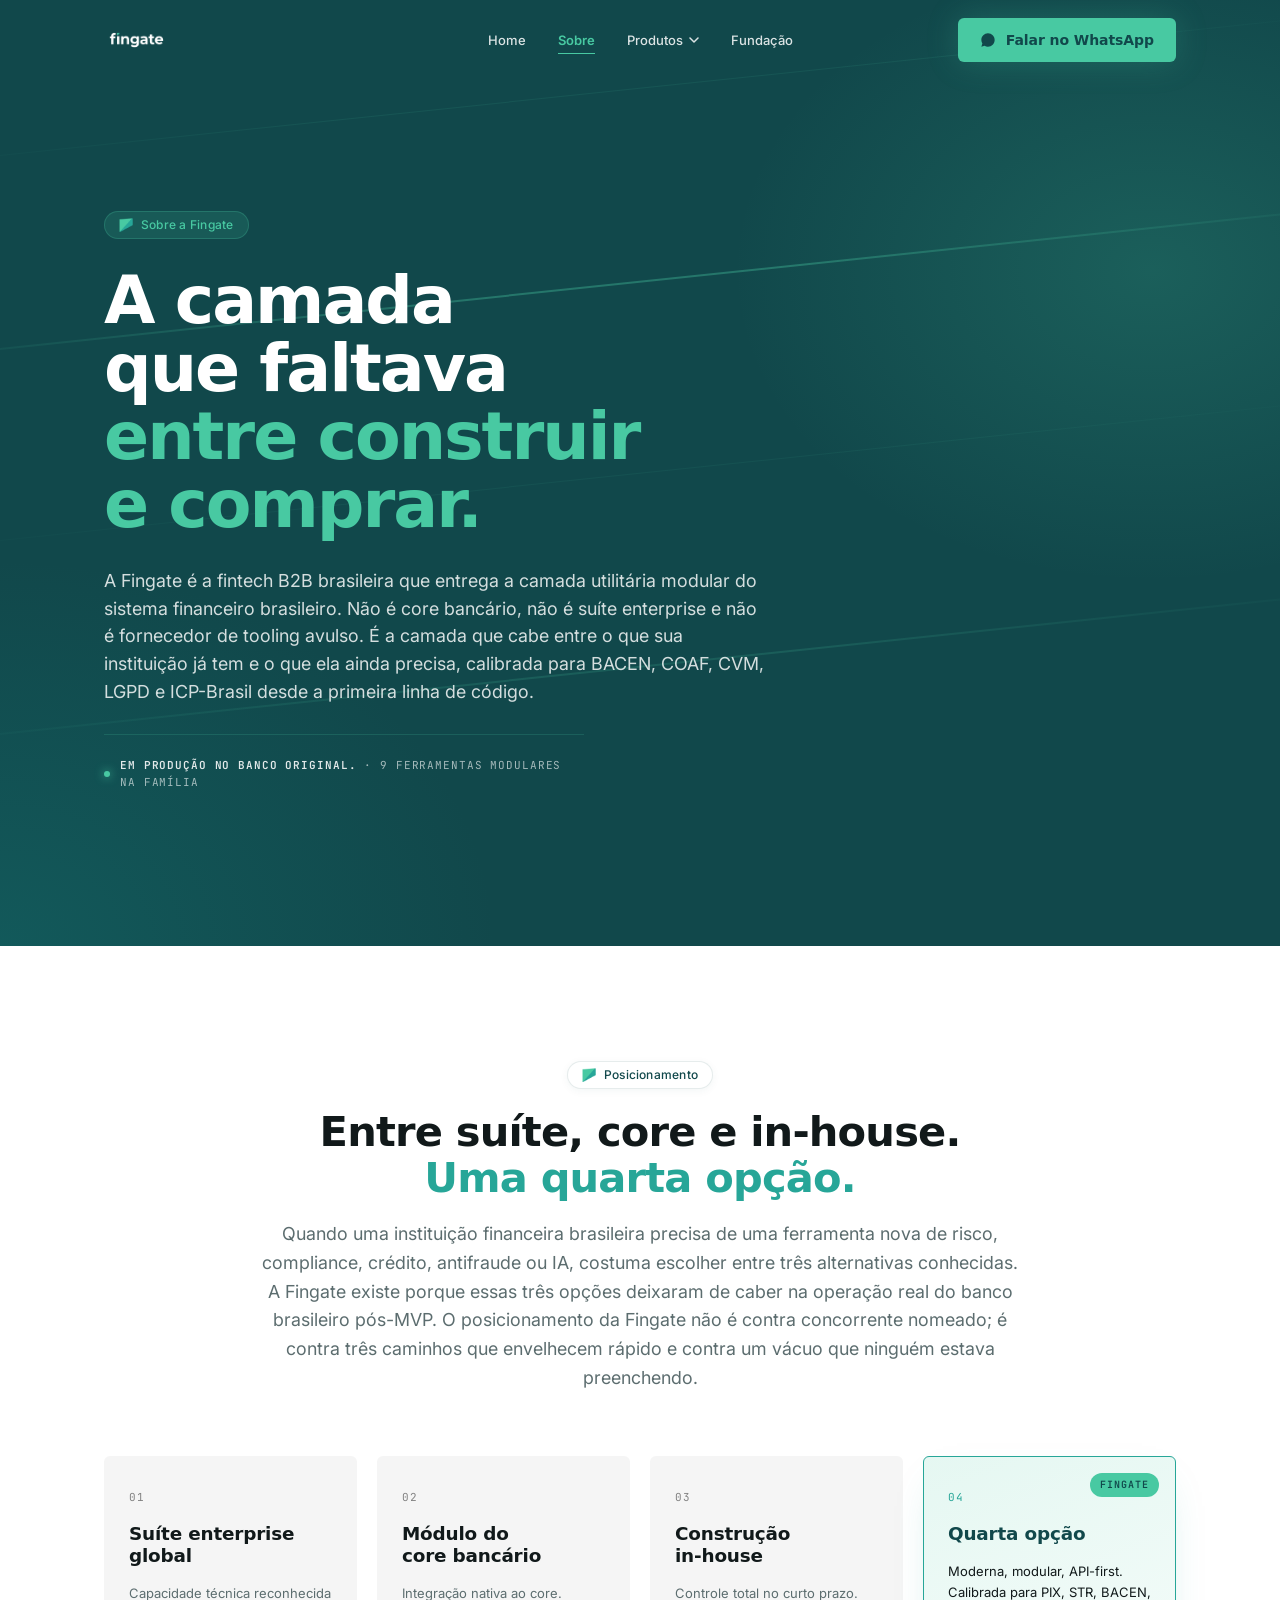
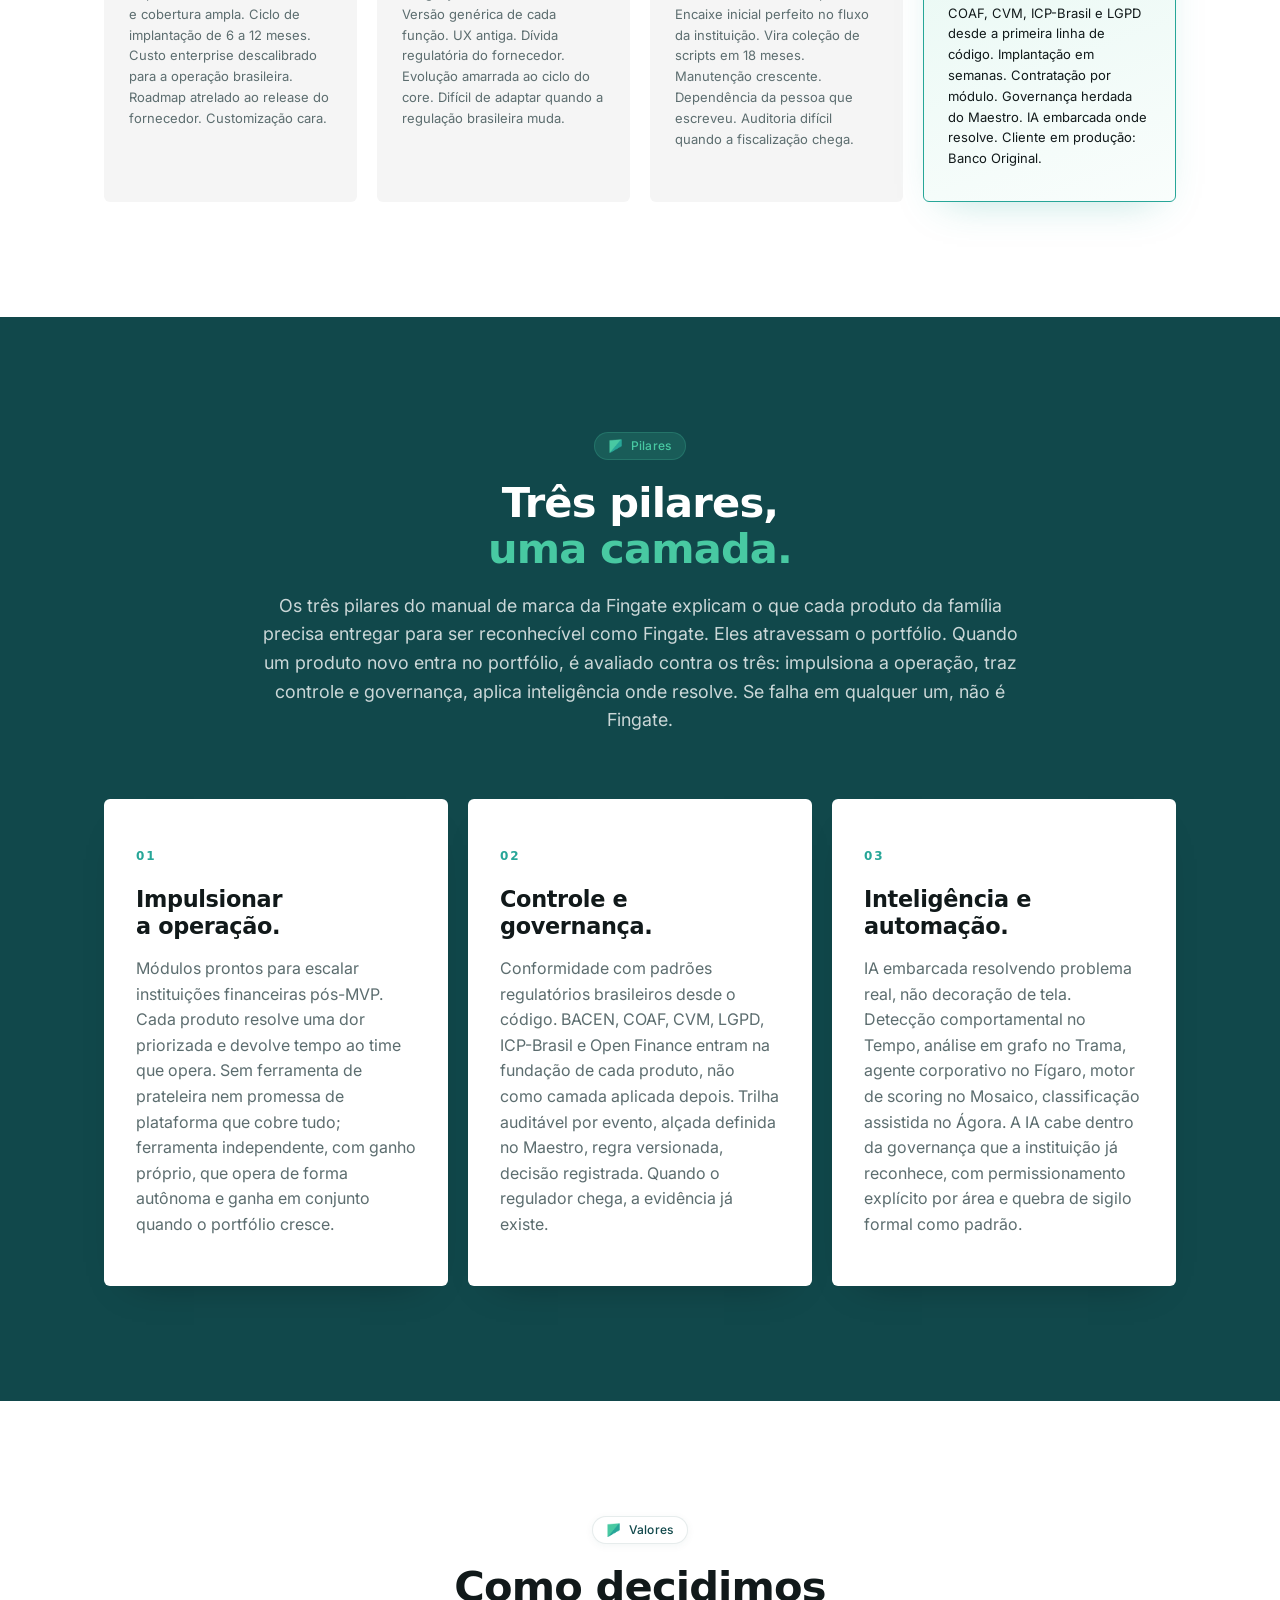
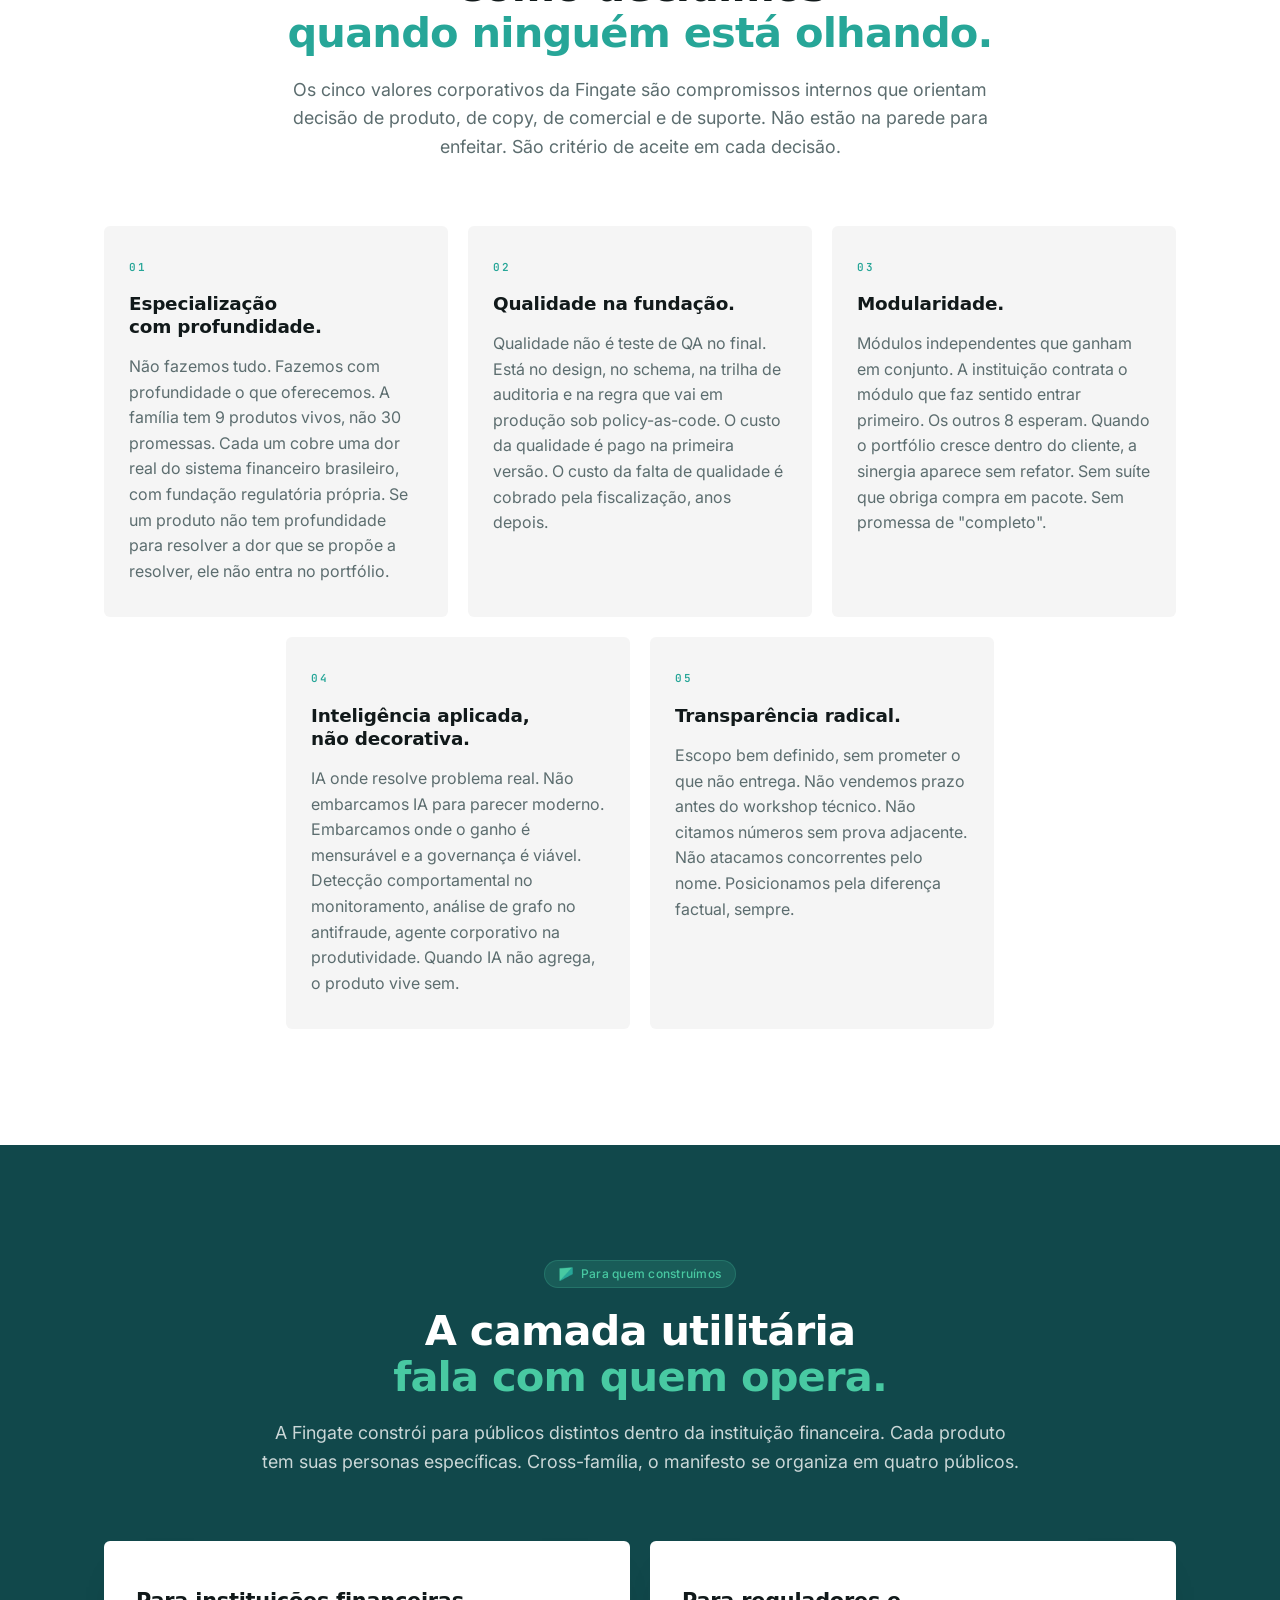
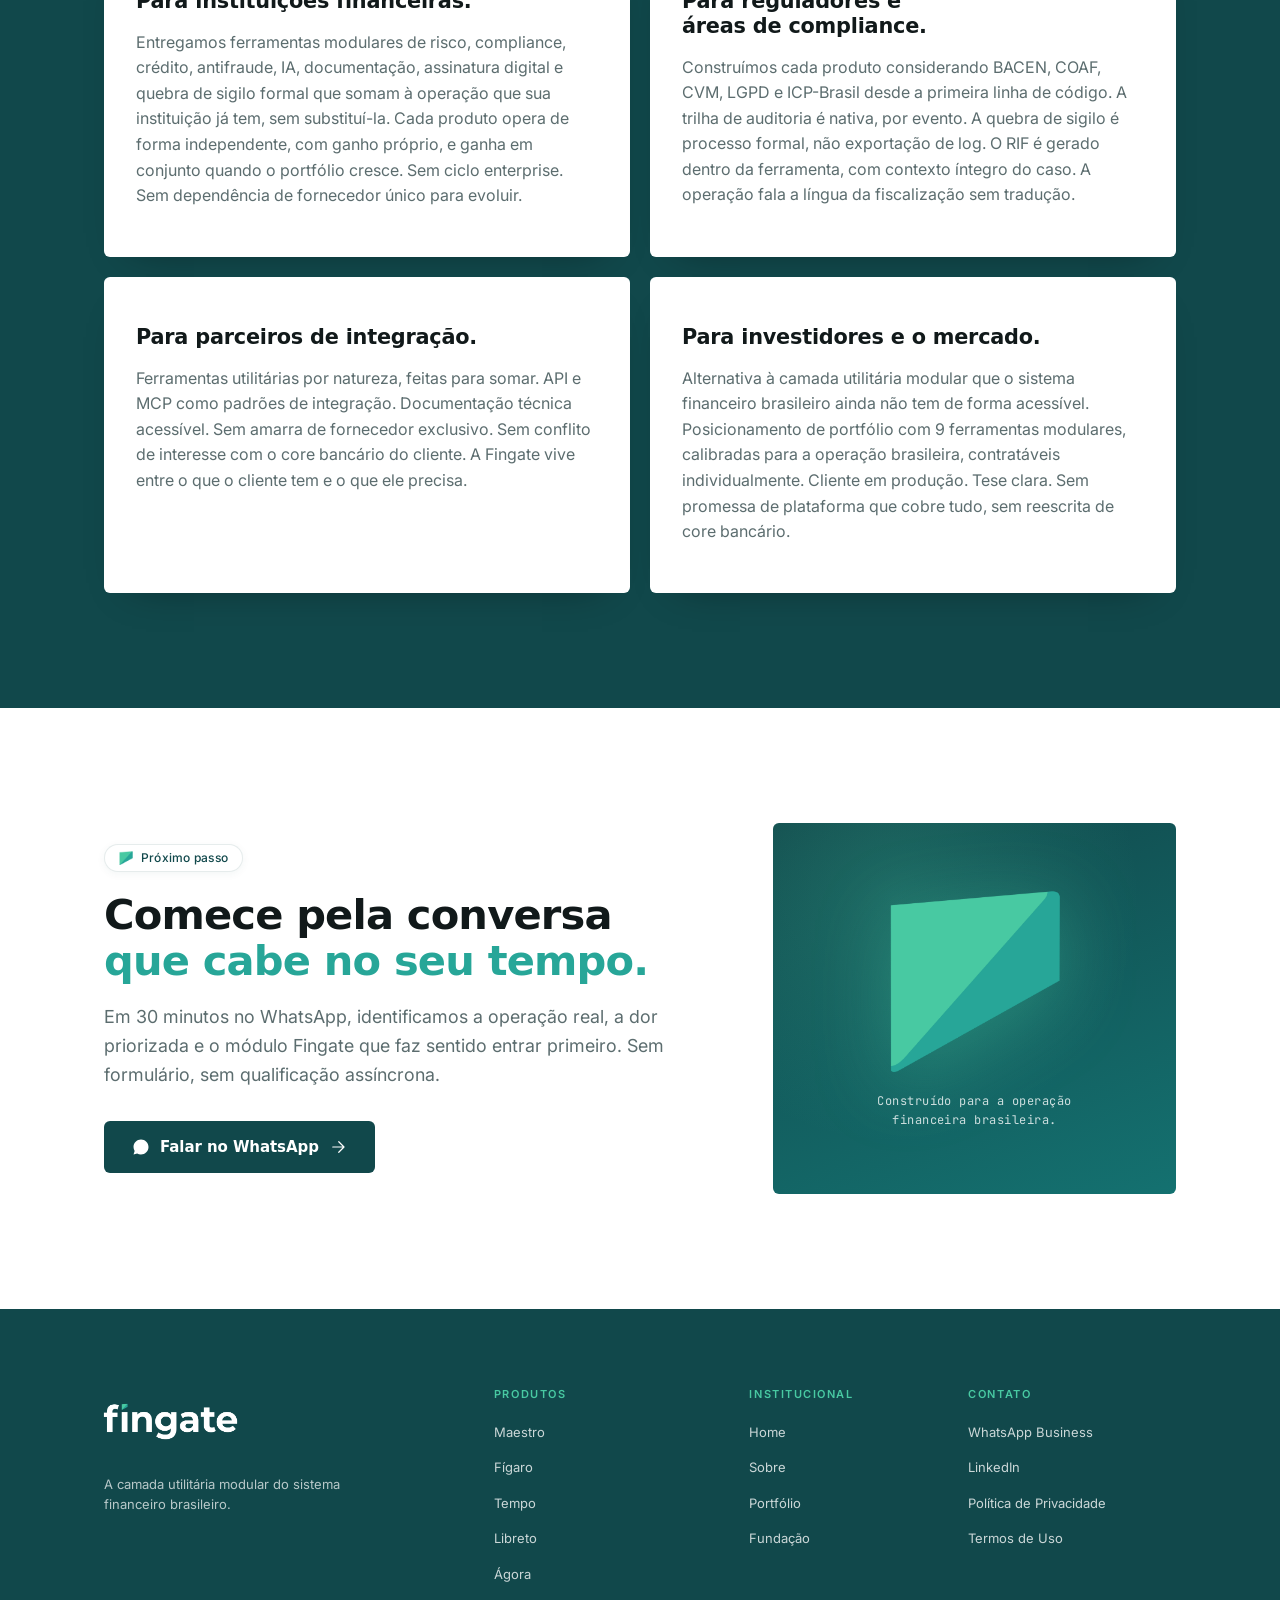
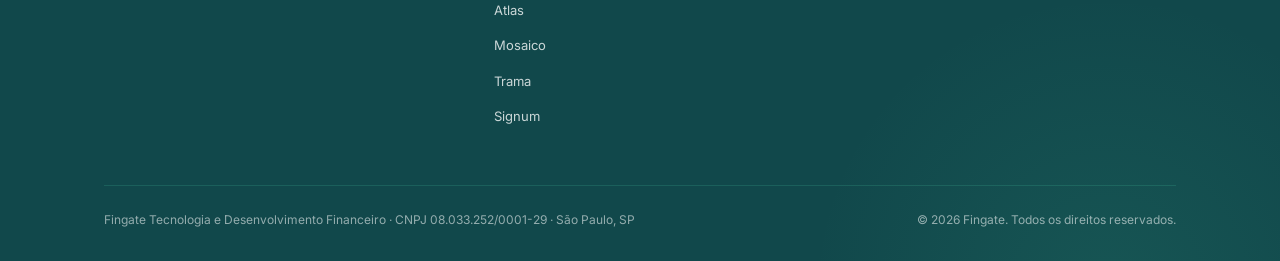
<file: sobre/index.html>
<!doctype html>
<html lang="pt-BR">
<head>
  <meta charset="UTF-8">
  <meta name="viewport" content="width=device-width, initial-scale=1.0">
  <title>Sobre a Fingate. A camada utilitária modular do sistema financeiro brasileiro.</title>
  <meta name="description" content="Quem é a Fingate, posicionamento competitivo, 3 pilares estratégicos, 5 valores corporativos, time e manifesto por público.">
  <link rel="canonical" href="https://fingate.com.br/sobre">

  <meta property="og:title" content="Sobre a Fingate">
  <meta property="og:description" content="A fintech B2B que entrega a camada utilitária modular do sistema financeiro brasileiro. Em produção em instituição financeira brasileira.">
  <meta property="og:url" content="https://fingate.com.br/sobre">
  <meta property="og:type" content="website">
  <meta property="og:locale" content="pt_BR">
  <meta name="twitter:card" content="summary_large_image">

  <link rel="icon" type="image/png" href="../assets/images/gema-full-color.png">

  <link rel="stylesheet" href="../css/main.css">
  <link rel="stylesheet" href="../css/sobre.css">

  <script type="application/ld+json">
  {
    "@context": "https://schema.org",
    "@type": "AboutPage",
    "name": "Sobre a Fingate",
    "url": "https://fingate.com.br/sobre",
    "description": "Sobre a Fingate: quem somos, posicionamento competitivo, pilares estratégicos, valores corporativos, time e manifesto por público.",
    "mainEntity": {
      "@type": "Organization",
      "name": "Fingate Tecnologia e Desenvolvimento Financeiro",
      "legalName": "Fingate Tecnologia e Desenvolvimento Financeiro",
      "url": "https://fingate.com.br",
      "logo": "https://fingate.com.br/assets/images/fingate-principal.svg",
      "description": "Fintech B2B brasileira que entrega a camada utilitária modular do sistema financeiro brasileiro.",
      "address": {
        "@type": "PostalAddress",
        "addressLocality": "São Paulo",
        "addressRegion": "SP",
        "addressCountry": "BR"
      },
      "taxID": "08.033.252/0001-29",
      "sameAs": ["https://www.linkedin.com/company/fingate"]
    }
  }
  </script>
  <script type="application/ld+json">
  {
    "@context": "https://schema.org",
    "@type": "BreadcrumbList",
    "itemListElement": [
      { "@type": "ListItem", "position": 1, "name": "Fingate", "item": "https://fingate.com.br/" },
      { "@type": "ListItem", "position": 2, "name": "Sobre" }
    ]
  }
  </script>
</head>
<body data-screen-label="Sobre">

  <!-- ============================================================ -->
  <!-- SVG SPRITE                                                   -->
  <!-- ============================================================ -->
  <svg width="0" height="0" style="position:absolute" aria-hidden="true">
    <defs>
      <symbol id="i-gem" viewBox="0 0 16 16">
        <path d="M3 6L8 1.5L13 6L8 14.5L3 6Z" fill="currentColor" opacity="0.95"/>
        <path d="M3 6L8 1.5L13 6L8 6L3 6Z" fill="currentColor" opacity="0.6"/>
      </symbol>
      <symbol id="i-arrow" viewBox="0 0 24 24" fill="none" stroke="currentColor" stroke-width="1.6" stroke-linecap="round" stroke-linejoin="round">
        <path d="M5 12h14M13 5l7 7-7 7"/>
      </symbol>
      <symbol id="i-wa" viewBox="0 0 24 24" fill="currentColor">
        <path d="M17.5 14.4c-.3-.15-1.7-.85-2-.95-.25-.1-.45-.15-.65.15-.2.3-.75.95-.9 1.15-.15.2-.35.2-.65.05-.3-.15-1.25-.46-2.4-1.48-.9-.8-1.5-1.78-1.67-2.08-.18-.3-.02-.46.13-.6.13-.13.3-.35.45-.52.15-.18.2-.3.3-.5.1-.2.05-.38-.02-.53-.07-.15-.65-1.6-.9-2.2-.24-.57-.48-.5-.65-.5l-.55-.02c-.18 0-.5.08-.75.38-.25.3-1 1-1 2.43s1.03 2.82 1.18 3c.15.2 2.03 3.1 4.92 4.34 1.78.76 2.45.83 3.33.7.53-.07 1.7-.7 1.95-1.37.24-.67.24-1.25.17-1.37-.08-.13-.27-.2-.57-.35zM12 2C6.5 2 2 6.5 2 12c0 1.95.56 3.77 1.52 5.31L2.05 22l4.83-1.27A9.95 9.95 0 0 0 12 22c5.5 0 10-4.5 10-10S17.5 2 12 2z"/>
      </symbol>
      <symbol id="p-maestro" viewBox="0 0 32 32" fill="none" stroke="currentColor" stroke-width="1.4" stroke-linecap="round" stroke-linejoin="round">
        <path d="M6 22 L20 8"/>
        <circle cx="22" cy="6" r="2.2" fill="currentColor"/>
        <path d="M4 24c0 1.5 1 2.4 2.4 2.4S8.8 25.5 8.8 24 7.8 21.6 6.4 21.6 4 22.5 4 24z"/>
        <path d="M10 18l-4 4"/>
      </symbol>
      <symbol id="p-figaro" viewBox="0 0 32 32" fill="none" stroke="currentColor" stroke-width="1.4" stroke-linejoin="round">
        <path d="M6 22h20l-2-3H8z" fill="currentColor" opacity="0.85"/>
        <path d="M10 19V8h12v11z" fill="currentColor"/>
        <path d="M11 6h10v2H11z" fill="currentColor" opacity="0.7"/>
      </symbol>
      <symbol id="p-tempo" viewBox="0 0 32 32" fill="none" stroke="currentColor" stroke-width="1.4" stroke-linecap="round" stroke-linejoin="round">
        <path d="M7 26L11 6h10l4 20z"/>
        <path d="M16 22V8"/>
        <circle cx="16" cy="6" r="1.5" fill="currentColor"/>
      </symbol>
      <symbol id="p-libreto" viewBox="0 0 32 32" fill="none" stroke="currentColor" stroke-width="1.4" stroke-linecap="round" stroke-linejoin="round">
        <path d="M16 8C13 6 9 5.5 5 6v18c4-.5 8 0 11 2"/>
        <path d="M16 8c3-2 7-2.5 11-2v18c-4-.5-8 0-11 2"/>
        <path d="M16 8v18"/>
      </symbol>
      <symbol id="p-agora" viewBox="0 0 32 32" fill="none" stroke="currentColor" stroke-width="1.4" stroke-linecap="round" stroke-linejoin="round">
        <path d="M4 12l12-6 12 6"/>
        <path d="M7 12v12M12 12v12M20 12v12M25 12v12"/>
        <path d="M4 26h24"/>
      </symbol>
      <symbol id="p-atlas" viewBox="0 0 32 32" fill="none" stroke="currentColor" stroke-width="1.4" stroke-linecap="round">
        <circle cx="16" cy="16" r="11"/>
        <ellipse cx="16" cy="16" rx="5" ry="11"/>
        <path d="M5 16h22"/>
      </symbol>
      <symbol id="p-mosaico" viewBox="0 0 32 32" fill="none" stroke="currentColor" stroke-width="1.2" stroke-linejoin="round">
        <rect x="5" y="5" width="9" height="9" fill="currentColor" opacity="0.85"/>
        <rect x="18" y="5" width="9" height="9"/>
        <rect x="5" y="18" width="9" height="9"/>
        <rect x="18" y="18" width="9" height="9" fill="currentColor" opacity="0.55"/>
      </symbol>
      <symbol id="p-trama" viewBox="0 0 32 32" fill="none" stroke="currentColor" stroke-width="1.4" stroke-linecap="round">
        <circle cx="9" cy="9" r="2"/>
        <circle cx="23" cy="9" r="2"/>
        <circle cx="9" cy="23" r="2"/>
        <circle cx="23" cy="23" r="2"/>
        <circle cx="16" cy="16" r="2.5"/>
        <path d="M11 9h10M11 23h10M9 11v10M23 11v10M11 11l3 3M21 11l-3 3M11 21l3-3M21 21l-3-3"/>
      </symbol>
      <symbol id="p-signum" viewBox="0 0 32 32" fill="none" stroke="currentColor" stroke-width="1.4" stroke-linecap="round" stroke-linejoin="round">
        <path d="M6 26L26 6"/>
        <path d="M22 4l6 6-4 4-6-6z" fill="currentColor" opacity="0.4"/>
        <path d="M5 27l3-1-2-2z" fill="currentColor"/>
      </symbol>
    </defs>
  </svg>

  <!-- ============================================================ -->
  <!-- HEADER                                                       -->
  <!-- ============================================================ -->
  <header class="site-header" role="banner">
    <div class="site-header__inner">
      <a href="../index.html" class="site-header__logo" aria-label="Fingate, página inicial">
        <img class="logo--dark" src="../assets/images/fingate-principal.png" alt="Fingate">
        <img class="logo--light" src="../assets/images/fingate-fundo-escuro.png" alt="" aria-hidden="true">
      </a>
      <nav class="site-header__nav" aria-label="Principal">
        <a href="../index.html">Home</a>
        <a href="index.html" class="is-active" aria-current="page">Sobre</a>
        <div class="nav-mega">
          <button class="nav-mega__trigger" aria-haspopup="true" aria-expanded="false" aria-controls="produtos-mega">
            Produtos
            <svg width="10" height="6" viewBox="0 0 10 6" fill="none" aria-hidden="true"><path d="M1 1l4 4 4-4" stroke="currentColor" stroke-width="1.5" stroke-linecap="round" stroke-linejoin="round"/></svg>
          </button>
          <div class="nav-mega__panel" id="produtos-mega" role="menu">
            <div class="nav-mega__inner">
              <a class="nav-mega__feature" href="../produtos/figaro.html">
                <span class="nav-mega__feature-thumb" aria-hidden="true">
                  <svg viewBox="0 0 32 32"><use href="#p-figaro"/></svg>
                </span>
                <span class="nav-mega__feature-body">
                  <span class="nav-mega__feature-title">Fígaro</span>
                  <span class="nav-mega__feature-desc">Agente de IA, co-piloto de inteligência financeira. Correlaciona alertas e gera briefings.</span>
                  <span class="nav-mega__feature-cta">Saiba mais
                    <svg width="14" height="14" viewBox="0 0 14 14" fill="none" aria-hidden="true"><path d="M3 7h8M7 3l4 4-4 4" stroke="currentColor" stroke-width="1.5" stroke-linecap="round" stroke-linejoin="round"/></svg>
                  </span>
                </span>
              </a>
              <div class="nav-mega__cols">
                <div class="nav-mega__col">
                  <div class="nav-mega__label">Governança e decisão</div>
                  <a class="nav-mega__item" href="../produtos/maestro.html">
                    <span class="nav-mega__icon"><svg viewBox="0 0 32 32" aria-hidden="true"><use href="#p-maestro"/></svg></span>
                    <span class="nav-mega__txt">
                      <span class="nav-mega__name">Maestro</span>
                      <span class="nav-mega__desc">Orquestração de fluxos, alçadas e aprovações.</span>
                    </span>
                  </a>
                  <a class="nav-mega__item" href="../produtos/mosaico.html">
                    <span class="nav-mega__icon"><svg viewBox="0 0 32 32" aria-hidden="true"><use href="#p-mosaico"/></svg></span>
                    <span class="nav-mega__txt">
                      <span class="nav-mega__name">Mosaico</span>
                      <span class="nav-mega__desc">Motor de crédito com policy-as-code.</span>
                    </span>
                  </a>
                </div>
                <div class="nav-mega__col">
                  <div class="nav-mega__label">Inteligência e formalização</div>
                  <a class="nav-mega__item" href="../produtos/libreto.html">
                    <span class="nav-mega__icon"><svg viewBox="0 0 32 32" aria-hidden="true"><use href="#p-libreto"/></svg></span>
                    <span class="nav-mega__txt">
                      <span class="nav-mega__name">Libreto</span>
                      <span class="nav-mega__desc">Repositório e editor de documentação corporativa.</span>
                    </span>
                  </a>
                  <a class="nav-mega__item" href="../produtos/signum.html">
                    <span class="nav-mega__icon"><svg viewBox="0 0 32 32" aria-hidden="true"><use href="#p-signum"/></svg></span>
                    <span class="nav-mega__txt">
                      <span class="nav-mega__name">Signum</span>
                      <span class="nav-mega__desc">Assinatura digital ICP-Brasil e LTA.</span>
                    </span>
                  </a>
                </div>
                <div class="nav-mega__col">
                  <div class="nav-mega__label">Monitoramento e antifraude</div>
                  <a class="nav-mega__item" href="../produtos/tempo.html">
                    <span class="nav-mega__icon"><svg viewBox="0 0 32 32" aria-hidden="true"><use href="#p-tempo"/></svg></span>
                    <span class="nav-mega__txt">
                      <span class="nav-mega__name">Tempo</span>
                      <span class="nav-mega__desc">Monitoramento transacional com IA embarcada.</span>
                    </span>
                  </a>
                  <a class="nav-mega__item" href="../produtos/trama.html">
                    <span class="nav-mega__icon"><svg viewBox="0 0 32 32" aria-hidden="true"><use href="#p-trama"/></svg></span>
                    <span class="nav-mega__txt">
                      <span class="nav-mega__name">Trama</span>
                      <span class="nav-mega__desc">Antifraude em grafo com camadas combinadas.</span>
                    </span>
                  </a>
                </div>
                <div class="nav-mega__col">
                  <div class="nav-mega__label">Compliance regulatório</div>
                  <a class="nav-mega__item" href="../produtos/agora.html">
                    <span class="nav-mega__icon"><svg viewBox="0 0 32 32" aria-hidden="true"><use href="#p-agora"/></svg></span>
                    <span class="nav-mega__txt">
                      <span class="nav-mega__name">Ágora</span>
                      <span class="nav-mega__desc">PLD que termina em RIF, não em planilha.</span>
                    </span>
                  </a>
                  <a class="nav-mega__item" href="../produtos/atlas.html">
                    <span class="nav-mega__icon"><svg viewBox="0 0 32 32" aria-hidden="true"><use href="#p-atlas"/></svg></span>
                    <span class="nav-mega__txt">
                      <span class="nav-mega__name">Atlas</span>
                      <span class="nav-mega__desc">Quebra de sigilo como processo, com hash retido.</span>
                    </span>
                  </a>
                </div>
              </div>
            </div>
            <div class="nav-mega__footer">
              <a href="../produtos/index.html" class="nav-mega__cta">Ver portfólio completo
                <svg width="14" height="14" viewBox="0 0 14 14" fill="none" aria-hidden="true"><path d="M3 7h8M7 3l4 4-4 4" stroke="currentColor" stroke-width="1.5" stroke-linecap="round" stroke-linejoin="round"/></svg>
              </a>
              <a class="nav-mega__expert"
                 href="https://wa.me/5511936210224?text=Ol%C3%A1%2C%20vim%20pelo%20site%20da%20Fingate%20e%20quero%20conversar%20com%20a%20equipe."
                 target="_blank" rel="noopener noreferrer"
                 data-origin="header_mega_menu">
                Fale com um especialista
                <svg width="14" height="14" viewBox="0 0 14 14" fill="none" aria-hidden="true"><path d="M3 7h8M7 3l4 4-4 4" stroke="currentColor" stroke-width="1.5" stroke-linecap="round" stroke-linejoin="round"/></svg>
              </a>
            </div>
          </div>
        </div>
        <a href="../fundacao/index.html">Fundação</a>
      </nav>
      <a class="btn site-header__cta"
         href="https://wa.me/5511936210224?text=Ol%C3%A1%2C%20vim%20pelo%20site%20da%20Fingate%20e%20quero%20conversar%20com%20a%20equipe."
         target="_blank" rel="noopener noreferrer"
         aria-label="Abrir conversa no WhatsApp com a equipe da Fingate"
         data-origin="header_global">
        <svg aria-hidden="true"><use href="#i-wa"/></svg>
        Falar no WhatsApp
      </a>
      <button class="menu-toggle" aria-label="Abrir menu" aria-expanded="false"><span></span></button>
    </div>
    <div class="mobile-menu" aria-hidden="true">
      <a href="../index.html">Home</a>
      <a href="index.html" class="is-active" aria-current="page">Sobre</a>
      <a href="../produtos/index.html">Produtos</a>
      <a class="btn"
         href="https://wa.me/5511936210224?text=Ol%C3%A1%2C%20vim%20pelo%20site%20da%20Fingate%20e%20quero%20conversar%20com%20a%20equipe."
         target="_blank" rel="noopener noreferrer"
         data-origin="header_mobile">
        <svg aria-hidden="true"><use href="#i-wa"/></svg>
        Falar no WhatsApp
      </a>
    </div>
  </header>

  <!-- ============================================================ -->
  <!-- HERO                                                         -->
  <!-- ============================================================ -->
  <main>

    <!-- =================================================== -->
    <!-- §5.3  HERO                                          -->
    <!-- =================================================== -->
    <section class="hero-sobre" id="hero" aria-labelledby="hero-headline" data-screen-label="01 Hero">
      <div class="hero-sobre__strata" aria-hidden="true">
        <span class="hero-sobre__band hero-sobre__band--1"></span>
        <span class="hero-sobre__band hero-sobre__band--2"></span>
        <span class="hero-sobre__band hero-sobre__band--3"></span>
        <span class="hero-sobre__band hero-sobre__band--4"></span>
      </div>

      <div class="hero-sobre__inner">
        <div class="hero-sobre__copy">
          <span class="pill">
            <img class="pill-gem" src="../assets/images/gema-full-color.png" alt="" aria-hidden="true">
            Sobre a Fingate
          </span>
          <h1 id="hero-headline">
            A camada que faltava
            <span class="accent">entre construir e comprar.</span>
          </h1>
          <p class="hero-sobre__lead">
            A Fingate é a fintech B2B brasileira que entrega a camada utilitária modular do sistema financeiro brasileiro. Não é core bancário, não é suíte enterprise e não é fornecedor de tooling avulso. É a camada que cabe entre o que sua instituição já tem e o que ela ainda precisa, calibrada para BACEN, COAF, CVM, LGPD e ICP-Brasil desde a primeira linha de código.
          </p>
          <div class="hero-sobre__seal">
            <span><strong>Em produção no Banco Original.</strong> · 9 ferramentas modulares na família</span>
          </div>
        </div>
      </div>
    </section>

    <!-- =================================================== -->
    <!-- §5.4  POSICIONAMENTO COMPETITIVO                    -->
    <!-- =================================================== -->
    <section class="sec sec--light" id="posicionamento" aria-labelledby="pos-headline" data-screen-label="02 Posicionamento">
      <div class="container">
        <header class="sec__head">
          <span class="pill">
            <img class="pill-gem" src="../assets/images/gema-full-color.png" alt="" aria-hidden="true">
            Posicionamento
          </span>
          <h2 id="pos-headline">
            Entre suíte, core e in-house.
            <span class="accent">Uma quarta opção.</span>
          </h2>
          <p>
            Quando uma instituição financeira brasileira precisa de uma ferramenta nova de risco, compliance, crédito, antifraude ou IA, costuma escolher entre três alternativas conhecidas. A Fingate existe porque essas três opções deixaram de caber na operação real do banco brasileiro pós-MVP. O posicionamento da Fingate não é contra concorrente nomeado; é contra três caminhos que envelhecem rápido e contra um vácuo que ninguém estava preenchendo.
          </p>
        </header>

        <div class="pos__grid">
          <article class="pos__card">
            <span class="pos__card-num">01</span>
            <h3>Suíte enterprise global</h3>
            <p>Capacidade técnica reconhecida e cobertura ampla. Ciclo de implantação de 6 a 12 meses. Custo enterprise descalibrado para a operação brasileira. Roadmap atrelado ao release do fornecedor. Customização cara.</p>
          </article>
          <article class="pos__card">
            <span class="pos__card-num">02</span>
            <h3>Módulo do core bancário</h3>
            <p>Integração nativa ao core. Versão genérica de cada função. UX antiga. Dívida regulatória do fornecedor. Evolução amarrada ao ciclo do core. Difícil de adaptar quando a regulação brasileira muda.</p>
          </article>
          <article class="pos__card">
            <span class="pos__card-num">03</span>
            <h3>Construção in-house</h3>
            <p>Controle total no curto prazo. Encaixe inicial perfeito no fluxo da instituição. Vira coleção de scripts em 18 meses. Manutenção crescente. Dependência da pessoa que escreveu. Auditoria difícil quando a fiscalização chega.</p>
          </article>
          <article class="pos__card pos__card--win">
            <span class="pos__card-badge">Fingate</span>
            <span class="pos__card-num">04</span>
            <h3>Quarta opção</h3>
            <p>Moderna, modular, API-first. Calibrada para PIX, STR, BACEN, COAF, CVM, ICP-Brasil e LGPD desde a primeira linha de código. Implantação em semanas. Contratação por módulo. Governança herdada do Maestro. IA embarcada onde resolve. Cliente em produção: Banco Original.</p>
          </article>
        </div>
      </div>
    </section>

    <!-- =================================================== -->
    <!-- §5.5  PILARES                                       -->
    <!-- =================================================== -->
    <section class="sec sec--dark" id="pilares" aria-labelledby="pilares-headline" data-screen-label="03 Pilares">
      <div class="container">
        <header class="sec__head">
          <span class="pill pill--on-dark">
            <img class="pill-gem" src="../assets/images/gema-full-color.png" alt="" aria-hidden="true">
            Pilares
          </span>
          <h2 id="pilares-headline">
            Três pilares,
            <span class="accent">uma camada.</span>
          </h2>
          <p>
            Os três pilares do manual de marca da Fingate explicam o que cada produto da família precisa entregar para ser reconhecível como Fingate. Eles atravessam o portfólio. Quando um produto novo entra no portfólio, é avaliado contra os três: impulsiona a operação, traz controle e governança, aplica inteligência onde resolve. Se falha em qualquer um, não é Fingate.
          </p>
        </header>

        <div class="pilares__grid">
          <article class="pilar-card">
            <span class="pilar-card__num">01</span>
            <h3>Impulsionar a operação.</h3>
            <p>Módulos prontos para escalar instituições financeiras pós-MVP. Cada produto resolve uma dor priorizada e devolve tempo ao time que opera. Sem ferramenta de prateleira nem promessa de plataforma que cobre tudo; ferramenta independente, com ganho próprio, que opera de forma autônoma e ganha em conjunto quando o portfólio cresce.</p>
          </article>
          <article class="pilar-card">
            <span class="pilar-card__num">02</span>
            <h3>Controle e governança.</h3>
            <p>Conformidade com padrões regulatórios brasileiros desde o código. BACEN, COAF, CVM, LGPD, ICP-Brasil e Open Finance entram na fundação de cada produto, não como camada aplicada depois. Trilha auditável por evento, alçada definida no Maestro, regra versionada, decisão registrada. Quando o regulador chega, a evidência já existe.</p>
          </article>
          <article class="pilar-card">
            <span class="pilar-card__num">03</span>
            <h3>Inteligência e automação.</h3>
            <p>IA embarcada resolvendo problema real, não decoração de tela. Detecção comportamental no Tempo, análise em grafo no Trama, agente corporativo no Fígaro, motor de scoring no Mosaico, classificação assistida no Ágora. A IA cabe dentro da governança que a instituição já reconhece, com permissionamento explícito por área e quebra de sigilo formal como padrão.</p>
          </article>
        </div>
      </div>
    </section>

    <!-- =================================================== -->
    <!-- §5.6  VALORES                                       -->
    <!-- =================================================== -->
    <section class="sec sec--light" id="valores" aria-labelledby="valores-headline" data-screen-label="04 Valores">
      <div class="container">
        <header class="sec__head">
          <span class="pill">
            <img class="pill-gem" src="../assets/images/gema-full-color.png" alt="" aria-hidden="true">
            Valores
          </span>
          <h2 id="valores-headline">
            Como decidimos
            <span class="accent">quando ninguém está olhando.</span>
          </h2>
          <p>
            Os cinco valores corporativos da Fingate são compromissos internos que orientam decisão de produto, de copy, de comercial e de suporte. Não estão na parede para enfeitar. São critério de aceite em cada decisão.
          </p>
        </header>

        <div class="valores__grid">
          <article class="valor-card">
            <span class="valor-card__num">01</span>
            <h3>Especialização com profundidade.</h3>
            <p>Não fazemos tudo. Fazemos com profundidade o que oferecemos. A família tem 9 produtos vivos, não 30 promessas. Cada um cobre uma dor real do sistema financeiro brasileiro, com fundação regulatória própria. Se um produto não tem profundidade para resolver a dor que se propõe a resolver, ele não entra no portfólio.</p>
          </article>
          <article class="valor-card">
            <span class="valor-card__num">02</span>
            <h3>Qualidade na fundação.</h3>
            <p>Qualidade não é teste de QA no final. Está no design, no schema, na trilha de auditoria e na regra que vai em produção sob policy-as-code. O custo da qualidade é pago na primeira versão. O custo da falta de qualidade é cobrado pela fiscalização, anos depois.</p>
          </article>
          <article class="valor-card">
            <span class="valor-card__num">03</span>
            <h3>Modularidade.</h3>
            <p>Módulos independentes que ganham em conjunto. A instituição contrata o módulo que faz sentido entrar primeiro. Os outros 8 esperam. Quando o portfólio cresce dentro do cliente, a sinergia aparece sem refator. Sem suíte que obriga compra em pacote. Sem promessa de "completo".</p>
          </article>
          <article class="valor-card">
            <span class="valor-card__num">04</span>
            <h3>Inteligência aplicada, não decorativa.</h3>
            <p>IA onde resolve problema real. Não embarcamos IA para parecer moderno. Embarcamos onde o ganho é mensurável e a governança é viável. Detecção comportamental no monitoramento, análise de grafo no antifraude, agente corporativo na produtividade. Quando IA não agrega, o produto vive sem.</p>
          </article>
          <article class="valor-card">
            <span class="valor-card__num">05</span>
            <h3>Transparência radical.</h3>
            <p>Escopo bem definido, sem prometer o que não entrega. Não vendemos prazo antes do workshop técnico. Não citamos números sem prova adjacente. Não atacamos concorrentes pelo nome. Posicionamos pela diferença factual, sempre.</p>
          </article>
        </div>
      </div>
    </section>

    <!-- =================================================== -->
    <!-- §5.8  MANIFESTO POR PÚBLICO                         -->
    <!-- =================================================== -->
    <section class="sec sec--dark" id="manifesto" aria-labelledby="manifesto-headline" data-screen-label="06 Manifesto">
      <div class="container">
        <header class="sec__head">
          <span class="pill pill--on-dark">
            <img class="pill-gem" src="../assets/images/gema-full-color.png" alt="" aria-hidden="true">
            Para quem construímos
          </span>
          <h2 id="manifesto-headline">
            A camada utilitária
            <span class="accent">fala com quem opera.</span>
          </h2>
          <p>
            A Fingate constrói para públicos distintos dentro da instituição financeira. Cada produto tem suas personas específicas. Cross-família, o manifesto se organiza em quatro públicos.
          </p>
        </header>

        <div class="manifesto__grid">
          <article class="manifesto-card">
            <h3>Para instituições financeiras.</h3>
            <p>Entregamos ferramentas modulares de risco, compliance, crédito, antifraude, IA, documentação, assinatura digital e quebra de sigilo formal que somam à operação que sua instituição já tem, sem substituí-la. Cada produto opera de forma independente, com ganho próprio, e ganha em conjunto quando o portfólio cresce. Sem ciclo enterprise. Sem dependência de fornecedor único para evoluir.</p>
          </article>
          <article class="manifesto-card">
            <h3>Para reguladores e áreas de compliance.</h3>
            <p>Construímos cada produto considerando BACEN, COAF, CVM, LGPD e ICP-Brasil desde a primeira linha de código. A trilha de auditoria é nativa, por evento. A quebra de sigilo é processo formal, não exportação de log. O RIF é gerado dentro da ferramenta, com contexto íntegro do caso. A operação fala a língua da fiscalização sem tradução.</p>
          </article>
          <article class="manifesto-card">
            <h3>Para parceiros de integração.</h3>
            <p>Ferramentas utilitárias por natureza, feitas para somar. API e MCP como padrões de integração. Documentação técnica acessível. Sem amarra de fornecedor exclusivo. Sem conflito de interesse com o core bancário do cliente. A Fingate vive entre o que o cliente tem e o que ele precisa.</p>
          </article>
          <article class="manifesto-card">
            <h3>Para investidores e o mercado.</h3>
            <p>Alternativa à camada utilitária modular que o sistema financeiro brasileiro ainda não tem de forma acessível. Posicionamento de portfólio com 9 ferramentas modulares, calibradas para a operação brasileira, contratáveis individualmente. Cliente em produção. Tese clara. Sem promessa de plataforma que cobre tudo, sem reescrita de core bancário.</p>
          </article>
        </div>
      </div>
    </section>

    <!-- =================================================== -->
    <!-- §5.9  CTA FINAL                                     -->
    <!-- =================================================== -->
    <section class="sec sec--light" id="cta-final" aria-labelledby="cta-headline" data-screen-label="07 CTA final">
      <div class="container">
        <div class="cta-final__layout">
          <div class="cta-final__copy">
            <span class="pill" style="margin-bottom: 20px;">
              <img class="pill-gem" src="../assets/images/gema-full-color.png" alt="" aria-hidden="true">
              Próximo passo
            </span>
            <h2 id="cta-headline">
              Comece pela conversa
              <span class="accent">que cabe no seu tempo.</span>
            </h2>
            <p>
              Em 30 minutos no WhatsApp, identificamos a operação real, a dor priorizada e o módulo Fingate que faz sentido entrar primeiro. Sem formulário, sem qualificação assíncrona.
            </p>
            <a class="btn"
               href="https://wa.me/5511936210224?text=Ol%C3%A1%2C%20vim%20pela%20p%C3%A1gina%20Sobre%20da%20Fingate%20e%20quero%20conversar%20com%20a%20equipe."
               target="_blank" rel="noopener noreferrer"
               data-origin="pagina_sobre">
              <svg aria-hidden="true"><use href="#i-wa"/></svg>
              Falar no WhatsApp
              <svg class="icon" aria-hidden="true"><use href="#i-arrow"/></svg>
            </a>
          </div>
          <div class="cta-final__visual" aria-hidden="true">
            <img src="../assets/images/gema-full-color.png" alt="">
            <p class="cta-final__visual-cap">Construído para a operação financeira brasileira.</p>
          </div>
        </div>
      </div>
    </section>

  </main>

  <!-- ============================================================ -->
  <!-- FOOTER                                                       -->
  <!-- ============================================================ -->
  <footer class="site-footer" role="contentinfo">
    <div class="container">
      <div class="site-footer__top">
        <div class="site-footer__brand">
          <img src="../assets/images/fingate-fundo-escuro.png" alt="Fingate">
          <p>A camada utilitária modular do sistema financeiro brasileiro.</p>
        </div>
        <div class="site-footer__col">
          <h4>Produtos</h4>
          <ul>
            <li><a href="../produtos/maestro.html">Maestro</a></li>
            <li><a href="../produtos/figaro.html">Fígaro</a></li>
            <li><a href="../produtos/tempo.html">Tempo</a></li>
            <li><a href="../produtos/libreto.html">Libreto</a></li>
            <li><a href="../produtos/agora.html">Ágora</a></li>
            <li><a href="../produtos/atlas.html">Atlas</a></li>
            <li><a href="../produtos/mosaico.html">Mosaico</a></li>
            <li><a href="../produtos/trama.html">Trama</a></li>
            <li><a href="../produtos/signum.html">Signum</a></li>
          </ul>
        </div>
        <div class="site-footer__col">
          <h4>Institucional</h4>
          <ul>
            <li><a href="../index.html">Home</a></li>
            <li><a href="index.html" aria-current="page">Sobre</a></li>
            <li><a href="../produtos/index.html">Portfólio</a></li>
            <li><a href="../fundacao/index.html">Fundação</a></li>
          </ul>
        </div>
        <div class="site-footer__col">
          <h4>Contato</h4>
          <ul>
            <li>
              <a href="https://wa.me/5511936210224?text=Ol%C3%A1%2C%20vim%20pelo%20site%20da%20Fingate%20e%20quero%20conversar%20com%20a%20equipe."
                 target="_blank" rel="noopener noreferrer"
                 data-origin="footer_global">WhatsApp Business</a>
            </li>
            <li><a href="https://www.linkedin.com/company/fingate" target="_blank" rel="noopener noreferrer">LinkedIn</a></li>
            <li><a href="#">Política de Privacidade</a></li>
            <li><a href="#">Termos de Uso</a></li>
          </ul>
        </div>
      </div>
      <div class="site-footer__bottom">
        <span>Fingate Tecnologia e Desenvolvimento Financeiro · CNPJ 08.033.252/0001-29 · São Paulo, SP</span>
        <span>© 2026 Fingate. Todos os direitos reservados.</span>
      </div>
    </div>
  </footer>

  <script src="../js/main.js" defer></script>
</body>
</html>
</file>
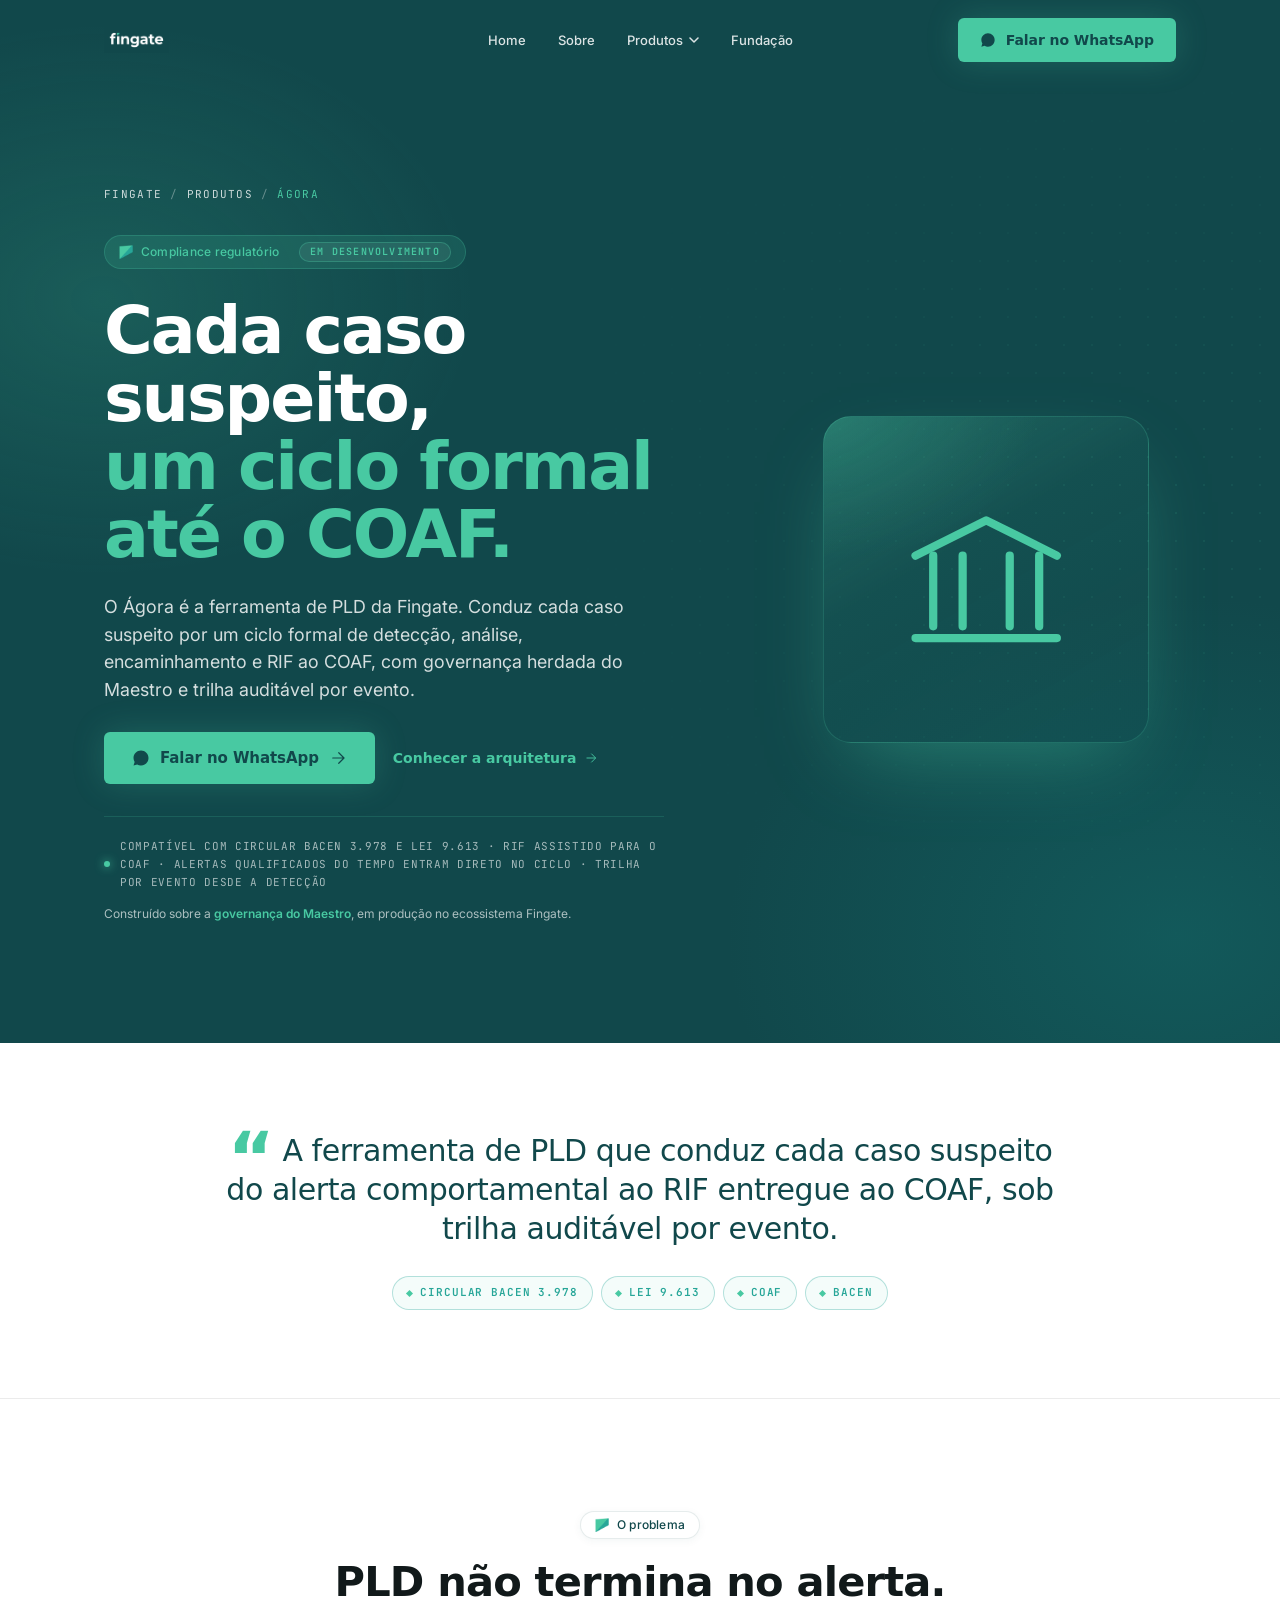
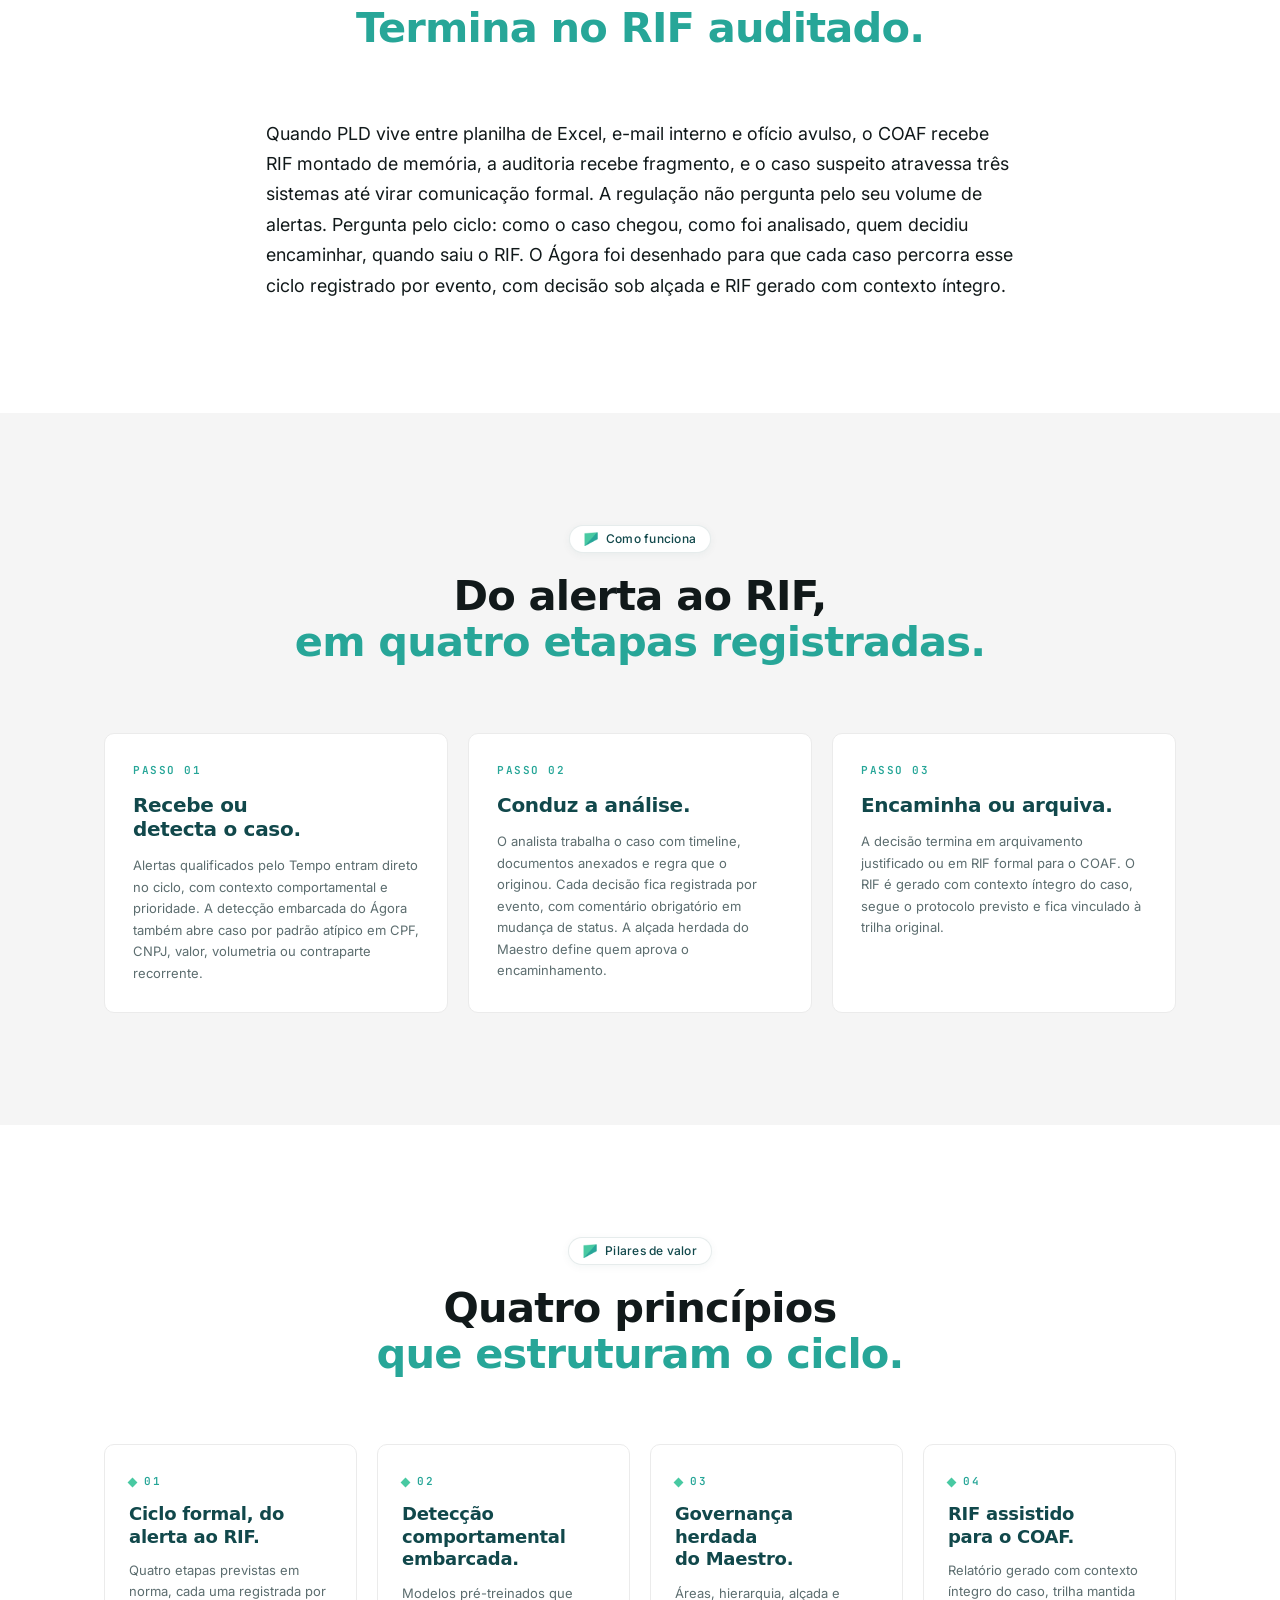
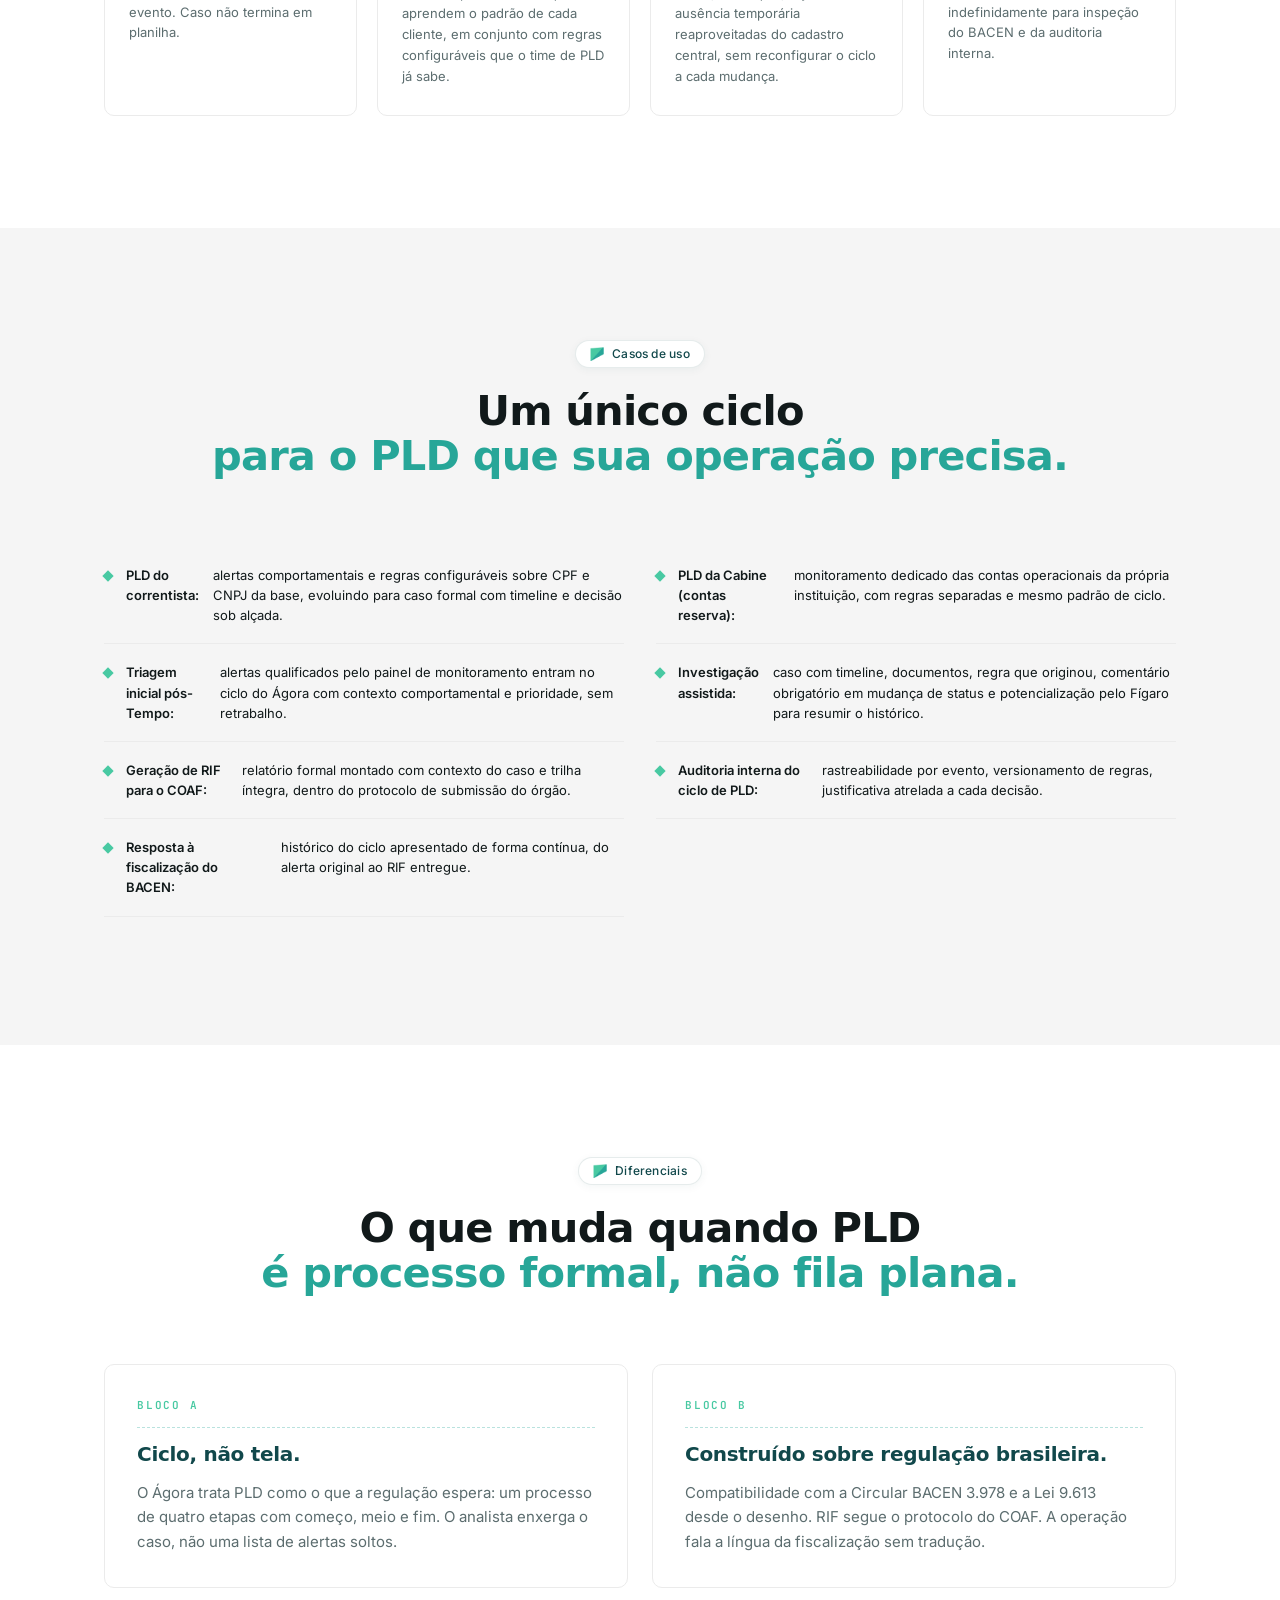
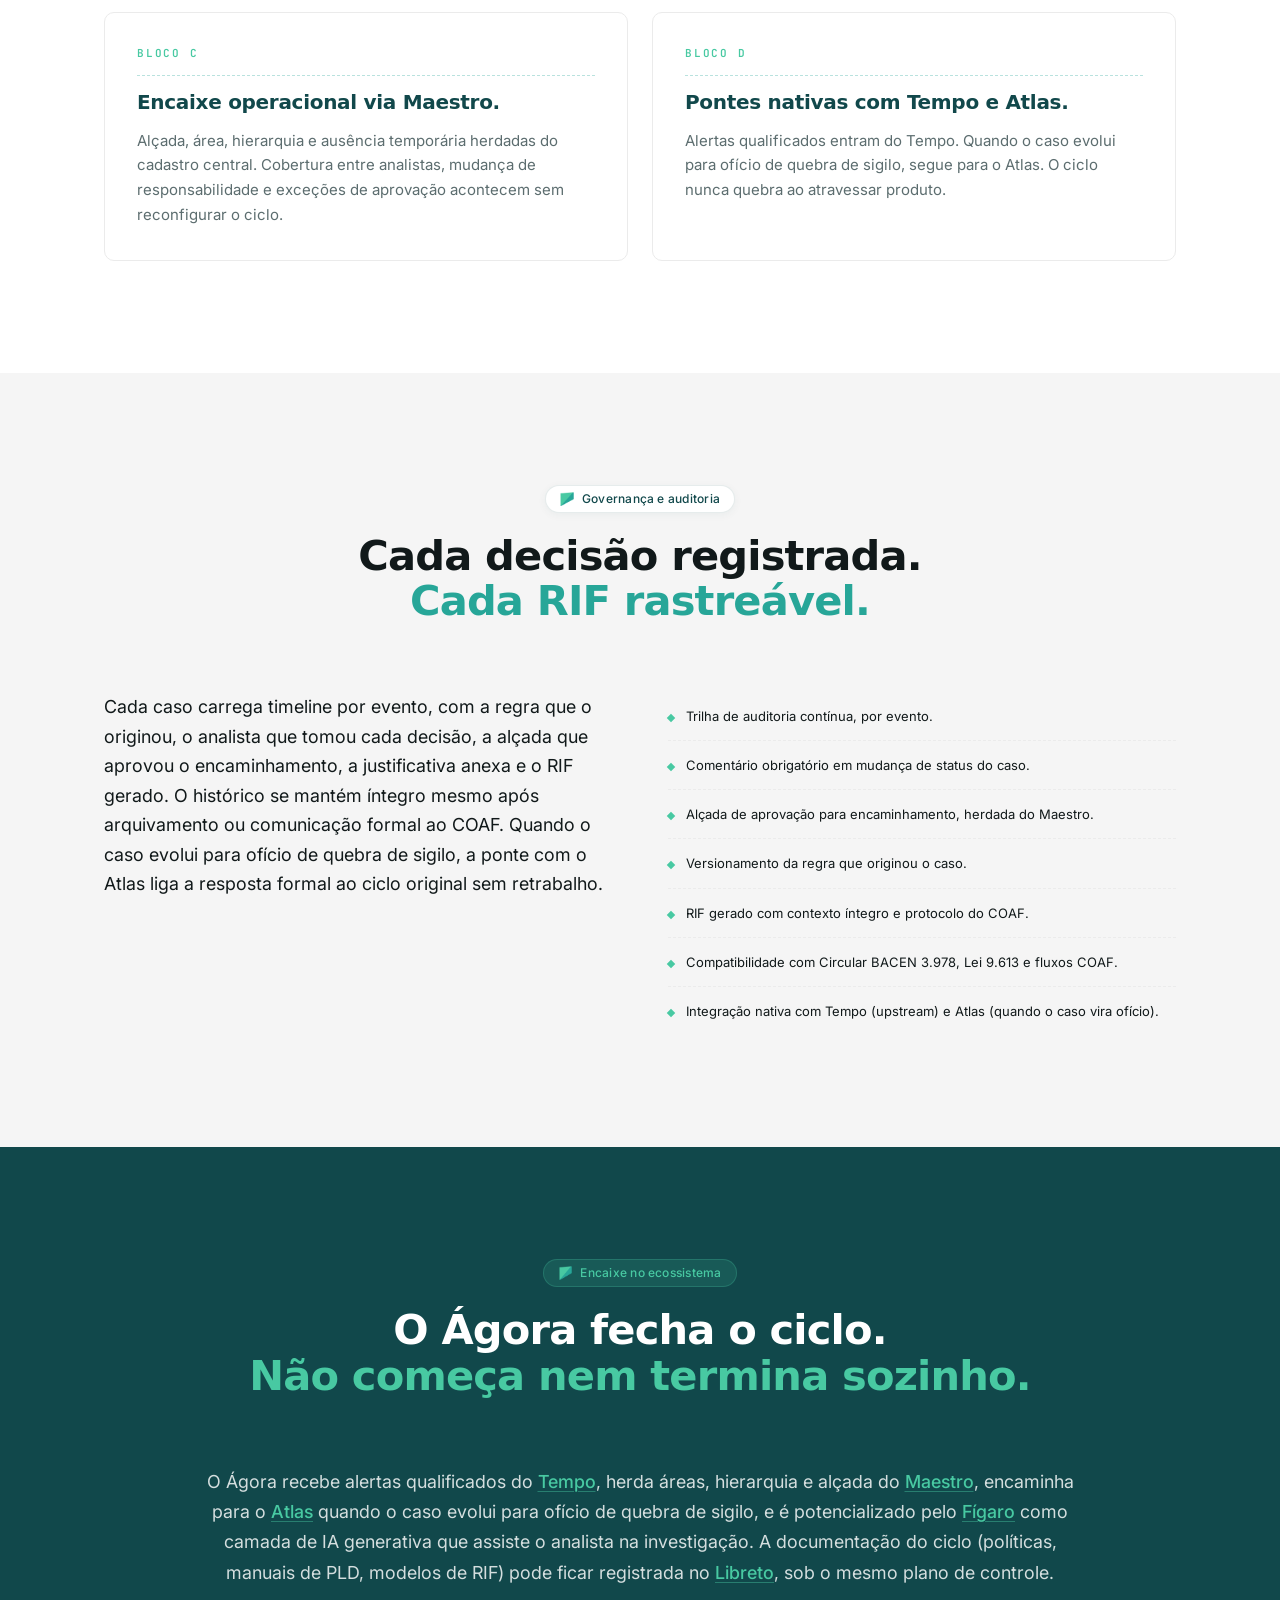
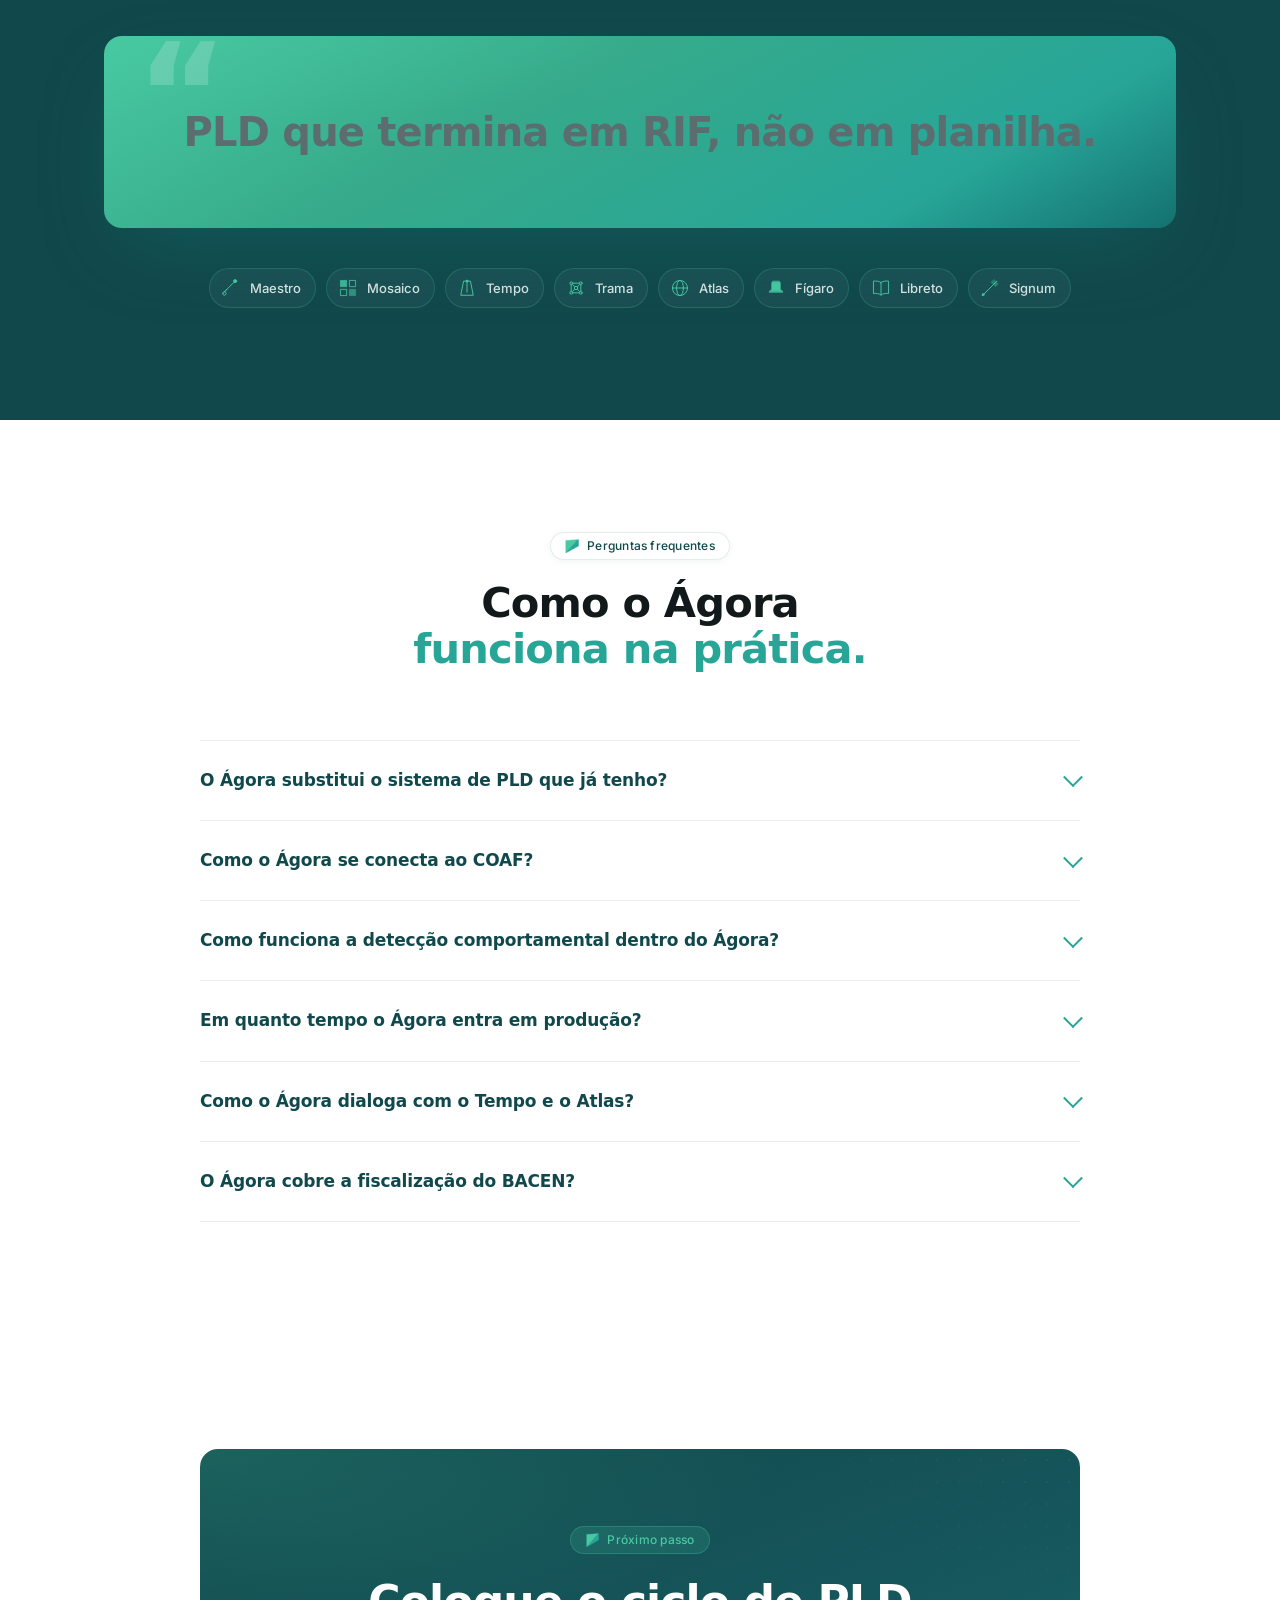
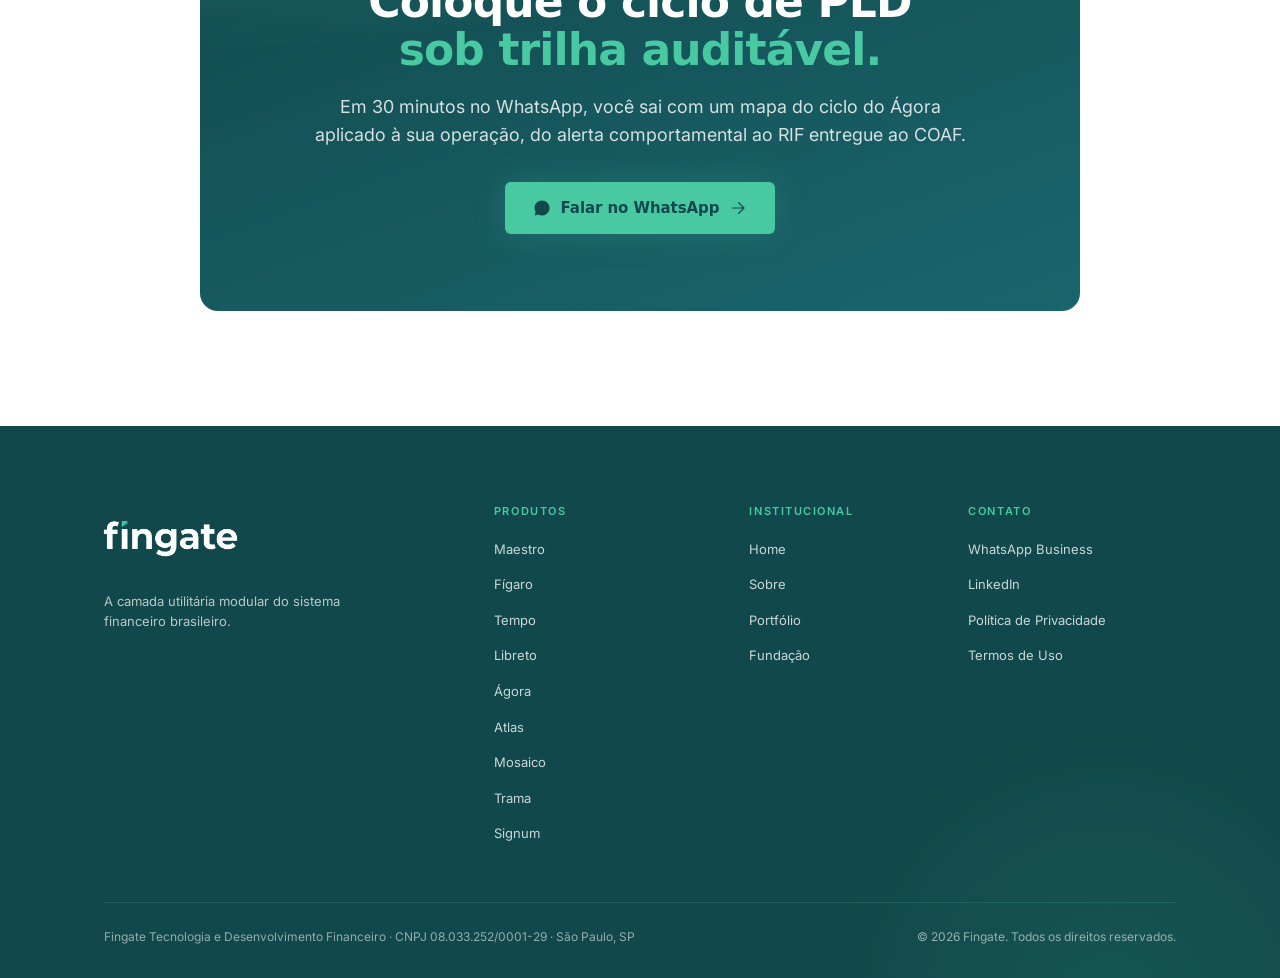
<file: produtos/agora.html>
<!doctype html>
<html lang="pt-BR">
<head>
  <meta charset="UTF-8">
  <meta name="viewport" content="width=device-width, initial-scale=1.0">
  <title>Ágora · PLD que termina em RIF, não em planilha. — Fingate</title>
  <meta name="description" content="Ferramenta de PLD da Fingate. Conduz cada caso suspeito por um ciclo formal de 4 etapas até o RIF entregue ao COAF. Construído sobre Circular BACEN 3.978 e Lei 9.613.">
  <link rel="canonical" href="https://fingate.com.br/produtos/agora.html">

  <meta property="og:title" content="Ágora · PLD que termina em RIF, não em planilha. — Fingate">
  <meta property="og:description" content="Ferramenta de PLD da Fingate. Conduz cada caso suspeito por um ciclo formal de 4 etapas até o RIF entregue ao COAF. Construído sobre Circular BACEN 3.978 e Lei 9.613.">
  <meta property="og:url" content="https://fingate.com.br/produtos/agora.html">
  <meta property="og:type" content="website">
  <meta property="og:locale" content="pt_BR">
  <meta name="twitter:card" content="summary_large_image">

  <link rel="icon" type="image/png" href="../assets/images/gema-full-color.png">

  <link rel="stylesheet" href="../css/main.css">
  <link rel="stylesheet" href="../css/produto.css">

  <script type="application/ld+json">{"@context":"https://schema.org","@type":"Product","name":"Ágora","url":"https://fingate.com.br/produtos/agora.html","description":"Ferramenta de PLD da Fingate. Conduz cada caso suspeito por um ciclo formal de 4 etapas até o RIF entregue ao COAF. Construído sobre Circular BACEN 3.978 e Lei 9.613.","category":"Compliance regulatório","brand":{"@type":"Brand","name":"Fingate"},"manufacturer":{"@type":"Organization","name":"Fingate Tecnologia e Desenvolvimento Financeiro","url":"https://fingate.com.br"},"audience":{"@type":"Audience","audienceType":"CCO, Head de PLD, Auditoria interna e CTO de instituições financeiras"}}</script>
  <script type="application/ld+json">{"@context":"https://schema.org","@type":"BreadcrumbList","itemListElement":[{"@type":"ListItem","position":1,"name":"Fingate","item":"https://fingate.com.br/"},{"@type":"ListItem","position":2,"name":"Produtos","item":"https://fingate.com.br/produtos"},{"@type":"ListItem","position":3,"name":"Ágora"}]}</script>
</head>
<body data-screen-label="Ágora">


  <svg width="0" height="0" style="position:absolute" aria-hidden="true">
    <defs>
      <symbol id="i-arrow" viewBox="0 0 24 24" fill="none" stroke="currentColor" stroke-width="1.6" stroke-linecap="round" stroke-linejoin="round">
        <path d="M5 12h14M13 5l7 7-7 7"/>
      </symbol>
      <symbol id="i-wa" viewBox="0 0 24 24" fill="currentColor">
        <path d="M17.5 14.4c-.3-.15-1.7-.85-2-.95-.25-.1-.45-.15-.65.15-.2.3-.75.95-.9 1.15-.15.2-.35.2-.65.05-.3-.15-1.25-.46-2.4-1.48-.9-.8-1.5-1.78-1.67-2.08-.18-.3-.02-.46.13-.6.13-.13.3-.35.45-.52.15-.18.2-.3.3-.5.1-.2.05-.38-.02-.53-.07-.15-.65-1.6-.9-2.2-.24-.57-.48-.5-.65-.5l-.55-.02c-.18 0-.5.08-.75.38-.25.3-1 1-1 2.43s1.03 2.82 1.18 3c.15.2 2.03 3.1 4.92 4.34 1.78.76 2.45.83 3.33.7.53-.07 1.7-.7 1.95-1.37.24-.67.24-1.25.17-1.37-.08-.13-.27-.2-.57-.35zM12 2C6.5 2 2 6.5 2 12c0 1.95.56 3.77 1.52 5.31L2.05 22l4.83-1.27A9.95 9.95 0 0 0 12 22c5.5 0 10-4.5 10-10S17.5 2 12 2z"/>
      </symbol>
      <symbol id="p-maestro" viewBox="0 0 32 32" fill="none" stroke="currentColor" stroke-width="1.4" stroke-linecap="round" stroke-linejoin="round">
        <path d="M6 22 L20 8"/>
        <circle cx="22" cy="6" r="2.2" fill="currentColor"/>
        <path d="M4 24c0 1.5 1 2.4 2.4 2.4S8.8 25.5 8.8 24 7.8 21.6 6.4 21.6 4 22.5 4 24z"/>
        <path d="M10 18l-4 4"/>
      </symbol>
      <symbol id="p-figaro" viewBox="0 0 32 32" fill="none" stroke="currentColor" stroke-width="1.4" stroke-linejoin="round">
        <path d="M6 22h20l-2-3H8z" fill="currentColor" opacity="0.85"/>
        <path d="M10 19V8h12v11z" fill="currentColor"/>
        <path d="M11 6h10v2H11z" fill="currentColor" opacity="0.7"/>
      </symbol>
      <symbol id="p-tempo" viewBox="0 0 32 32" fill="none" stroke="currentColor" stroke-width="1.4" stroke-linecap="round" stroke-linejoin="round">
        <path d="M7 26L11 6h10l4 20z"/>
        <path d="M16 22V8"/>
        <circle cx="16" cy="6" r="1.5" fill="currentColor"/>
      </symbol>
      <symbol id="p-libreto" viewBox="0 0 32 32" fill="none" stroke="currentColor" stroke-width="1.4" stroke-linecap="round" stroke-linejoin="round">
        <path d="M16 8C13 6 9 5.5 5 6v18c4-.5 8 0 11 2"/>
        <path d="M16 8c3-2 7-2.5 11-2v18c-4-.5-8 0-11 2"/>
        <path d="M16 8v18"/>
      </symbol>
      <symbol id="p-agora" viewBox="0 0 32 32" fill="none" stroke="currentColor" stroke-width="1.4" stroke-linecap="round" stroke-linejoin="round">
        <path d="M4 12l12-6 12 6"/>
        <path d="M7 12v12M12 12v12M20 12v12M25 12v12"/>
        <path d="M4 26h24"/>
      </symbol>
      <symbol id="p-atlas" viewBox="0 0 32 32" fill="none" stroke="currentColor" stroke-width="1.4" stroke-linecap="round">
        <circle cx="16" cy="16" r="11"/>
        <ellipse cx="16" cy="16" rx="5" ry="11"/>
        <path d="M5 16h22"/>
      </symbol>
      <symbol id="p-mosaico" viewBox="0 0 32 32" fill="none" stroke="currentColor" stroke-width="1.2" stroke-linejoin="round">
        <rect x="5" y="5" width="9" height="9" fill="currentColor" opacity="0.85"/>
        <rect x="18" y="5" width="9" height="9"/>
        <rect x="5" y="18" width="9" height="9"/>
        <rect x="18" y="18" width="9" height="9" fill="currentColor" opacity="0.55"/>
      </symbol>
      <symbol id="p-trama" viewBox="0 0 32 32" fill="none" stroke="currentColor" stroke-width="1.4" stroke-linecap="round">
        <circle cx="9" cy="9" r="2"/>
        <circle cx="23" cy="9" r="2"/>
        <circle cx="9" cy="23" r="2"/>
        <circle cx="23" cy="23" r="2"/>
        <circle cx="16" cy="16" r="2.5"/>
        <path d="M11 9h10M11 23h10M9 11v10M23 11v10M11 11l3 3M21 11l-3 3M11 21l3-3M21 21l-3-3"/>
      </symbol>
      <symbol id="p-signum" viewBox="0 0 32 32" fill="none" stroke="currentColor" stroke-width="1.4" stroke-linecap="round" stroke-linejoin="round">
        <path d="M6 26L26 6"/>
        <path d="M22 4l6 6-4 4-6-6z" fill="currentColor" opacity="0.4"/>
        <path d="M5 27l3-1-2-2z" fill="currentColor"/>
      </symbol>
    </defs>
  </svg>



  <header class="site-header" role="banner">
    <div class="site-header__inner">
      <a href="../index.html" class="site-header__logo" aria-label="Fingate, página inicial">
        <img class="logo--dark" src="../assets/images/fingate-principal.png" alt="Fingate">
        <img class="logo--light" src="../assets/images/fingate-fundo-escuro.png" alt="Fingate">
      </a>
      <nav class="site-header__nav" aria-label="Principal">
        <a href="../index.html">Home</a>
        <a href="../sobre/index.html">Sobre</a>
        <div class="nav-mega">
          <button class="nav-mega__trigger is-active" aria-haspopup="true" aria-expanded="false" aria-controls="produtos-mega">
            Produtos
            <svg width="10" height="6" viewBox="0 0 10 6" fill="none" aria-hidden="true"><path d="M1 1l4 4 4-4" stroke="currentColor" stroke-width="1.5" stroke-linecap="round" stroke-linejoin="round"/></svg>
          </button>
          <div class="nav-mega__panel" id="produtos-mega" role="menu">
            <div class="nav-mega__inner">
              <a class="nav-mega__feature" href="figaro.html">
                <span class="nav-mega__feature-thumb" aria-hidden="true">
                  <svg viewBox="0 0 32 32"><use href="#p-figaro"/></svg>
                </span>
                <span class="nav-mega__feature-body">
                  <span class="nav-mega__feature-title">Fígaro</span>
                  <span class="nav-mega__feature-desc">Agente de IA, co-piloto de inteligência financeira. Correlaciona alertas e gera briefings.</span>
                  <span class="nav-mega__feature-cta">Saiba mais
                    <svg width="14" height="14" viewBox="0 0 14 14" fill="none" aria-hidden="true"><path d="M3 7h8M7 3l4 4-4 4" stroke="currentColor" stroke-width="1.5" stroke-linecap="round" stroke-linejoin="round"/></svg>
                  </span>
                </span>
              </a>
              <div class="nav-mega__cols">
                <div class="nav-mega__col">
                  <div class="nav-mega__label">Governança e decisão</div>
                  <a class="nav-mega__item" href="maestro.html">
                    <span class="nav-mega__icon"><svg viewBox="0 0 32 32" aria-hidden="true"><use href="#p-maestro"/></svg></span>
                    <span class="nav-mega__txt">
                      <span class="nav-mega__name">Maestro</span>
                      <span class="nav-mega__desc">Orquestração de fluxos, alçadas e aprovações.</span>
                    </span>
                  </a>
                  <a class="nav-mega__item" href="mosaico.html">
                    <span class="nav-mega__icon"><svg viewBox="0 0 32 32" aria-hidden="true"><use href="#p-mosaico"/></svg></span>
                    <span class="nav-mega__txt">
                      <span class="nav-mega__name">Mosaico</span>
                      <span class="nav-mega__desc">Motor de crédito com policy-as-code.</span>
                    </span>
                  </a>
                </div>
                <div class="nav-mega__col">
                  <div class="nav-mega__label">Inteligência e formalização</div>
                  <a class="nav-mega__item" href="libreto.html">
                    <span class="nav-mega__icon"><svg viewBox="0 0 32 32" aria-hidden="true"><use href="#p-libreto"/></svg></span>
                    <span class="nav-mega__txt">
                      <span class="nav-mega__name">Libreto</span>
                      <span class="nav-mega__desc">Repositório e editor de documentação corporativa.</span>
                    </span>
                  </a>
                  <a class="nav-mega__item" href="signum.html">
                    <span class="nav-mega__icon"><svg viewBox="0 0 32 32" aria-hidden="true"><use href="#p-signum"/></svg></span>
                    <span class="nav-mega__txt">
                      <span class="nav-mega__name">Signum</span>
                      <span class="nav-mega__desc">Assinatura digital ICP-Brasil e LTA.</span>
                    </span>
                  </a>
                </div>
                <div class="nav-mega__col">
                  <div class="nav-mega__label">Monitoramento e antifraude</div>
                  <a class="nav-mega__item" href="tempo.html">
                    <span class="nav-mega__icon"><svg viewBox="0 0 32 32" aria-hidden="true"><use href="#p-tempo"/></svg></span>
                    <span class="nav-mega__txt">
                      <span class="nav-mega__name">Tempo</span>
                      <span class="nav-mega__desc">Monitoramento transacional com IA embarcada.</span>
                    </span>
                  </a>
                  <a class="nav-mega__item" href="trama.html">
                    <span class="nav-mega__icon"><svg viewBox="0 0 32 32" aria-hidden="true"><use href="#p-trama"/></svg></span>
                    <span class="nav-mega__txt">
                      <span class="nav-mega__name">Trama</span>
                      <span class="nav-mega__desc">Antifraude em grafo com camadas combinadas.</span>
                    </span>
                  </a>
                </div>
                <div class="nav-mega__col">
                  <div class="nav-mega__label">Compliance regulatório</div>
                  <a class="nav-mega__item is-active" href="agora.html" aria-current="page">
                    <span class="nav-mega__icon"><svg viewBox="0 0 32 32" aria-hidden="true"><use href="#p-agora"/></svg></span>
                    <span class="nav-mega__txt">
                      <span class="nav-mega__name">Ágora</span>
                      <span class="nav-mega__desc">PLD que termina em RIF, não em planilha.</span>
                    </span>
                  </a>
                  <a class="nav-mega__item" href="atlas.html">
                    <span class="nav-mega__icon"><svg viewBox="0 0 32 32" aria-hidden="true"><use href="#p-atlas"/></svg></span>
                    <span class="nav-mega__txt">
                      <span class="nav-mega__name">Atlas</span>
                      <span class="nav-mega__desc">Quebra de sigilo como processo, com hash retido.</span>
                    </span>
                  </a>
                </div>
              </div>
            </div>
            <div class="nav-mega__footer">
              <a href="index.html" class="nav-mega__cta">Ver portfólio completo
                <svg width="14" height="14" viewBox="0 0 14 14" fill="none" aria-hidden="true"><path d="M3 7h8M7 3l4 4-4 4" stroke="currentColor" stroke-width="1.5" stroke-linecap="round" stroke-linejoin="round"/></svg>
              </a>
              <a class="nav-mega__expert"
                 href="https://wa.me/5511936210224?text=Ol%C3%A1%2C%20vim%20pela%20p%C3%A1gina%20de%20produto%20no%20site%20da%20Fingate%20e%20quero%20conversar%20com%20a%20equipe."
                 target="_blank" rel="noopener noreferrer"
                 data-origin="header_mega_agora">
                Fale com um especialista
                <svg width="14" height="14" viewBox="0 0 14 14" fill="none" aria-hidden="true"><path d="M3 7h8M7 3l4 4-4 4" stroke="currentColor" stroke-width="1.5" stroke-linecap="round" stroke-linejoin="round"/></svg>
              </a>
            </div>
          </div>
        </div>
        <a href="../fundacao/index.html">Fundação</a>
      </nav>
      <a class="btn site-header__cta"
         href="https://wa.me/5511936210224?text=Ol%C3%A1%2C%20vim%20pelo%20site%20da%20Fingate%20e%20quero%20conversar%20com%20a%20equipe."
         target="_blank" rel="noopener noreferrer"
         data-origin="header_agora">
        <svg aria-hidden="true"><use href="#i-wa"/></svg>
        Falar no WhatsApp
      </a>
      <button class="menu-toggle" aria-label="Abrir menu" aria-expanded="false"><span></span></button>
    </div>
    <div class="mobile-menu" aria-hidden="true">
      <a href="../index.html">Home</a>
      <a href="../sobre/index.html">Sobre</a>
      <a href="index.html" class="is-active">Produtos</a>
      <a href="../fundacao/index.html">Fundação</a>
      <a class="btn"
         href="https://wa.me/5511936210224?text=Ol%C3%A1%2C%20vim%20pelo%20site%20da%20Fingate%20e%20quero%20conversar%20com%20a%20equipe."
         target="_blank" rel="noopener noreferrer"
         data-origin="header_mobile_agora">
        <svg aria-hidden="true"><use href="#i-wa"/></svg>
        Falar no WhatsApp
      </a>
    </div>
  </header>

  <main>

    <!-- ====================================================== -->
    <!-- §1 HERO                                                -->
    <!-- ====================================================== -->
    <section class="prod-hero" aria-labelledby="hero-headline" data-screen-label="01 Hero">
      <nav class="prod-crumb" aria-label="Trilha">
        <a href="../index.html">Fingate</a>
        <span class="sep">/</span>
        <a href="index.html">Produtos</a>
        <span class="sep">/</span>
        <span aria-current="page">Ágora</span>
      </nav>
      <div class="prod-hero__inner">
        <div class="prod-hero__copy">
          <span class="pill">
            <img class="pill-gem" src="../assets/images/gema-full-color.png" alt="" aria-hidden="true">
            Compliance regulatório
            <span class="prod-status prod-status--dev">Em desenvolvimento</span>
          </span>
          <h1 id="hero-headline">Cada caso suspeito,<span class="accent">um ciclo formal até o COAF.</span></h1>
          <p class="prod-hero__lead">O Ágora é a ferramenta de PLD da Fingate. Conduz cada caso suspeito por um ciclo formal de detecção, análise, encaminhamento e RIF ao COAF, com governança herdada do Maestro e trilha auditável por evento.</p>
          <div class="prod-hero__ctas">
            <a class="btn btn--menta"
               href="https://wa.me/5511936210224?text=Ol%C3%A1%2C%20vim%20pela%20p%C3%A1gina%20do%20%C3%81gora%20no%20site%20da%20Fingate%20e%20quero%20falar%20com%20a%20equipe%20de%20PLD."
               target="_blank" rel="noopener noreferrer"
               data-origin="produto_agora">
              <svg aria-hidden="true"><use href="#i-wa"/></svg>
              Falar no WhatsApp
              <svg class="icon" aria-hidden="true"><use href="#i-arrow"/></svg>
            </a>
            <a class="link-secondary" href="#diferenciais">
              Conhecer a arquitetura
              <svg aria-hidden="true"><use href="#i-arrow"/></svg>
            </a>
          </div>
          <div class="prod-hero__micro">Compatível com Circular BACEN 3.978 e Lei 9.613 · RIF assistido para o COAF · Alertas qualificados do Tempo entram direto no ciclo · Trilha por evento desde a detecção</div>
          <p class="prod-hero__selo">Construído sobre a <strong>governança do Maestro</strong>, em produção no ecossistema Fingate.</p>
        </div>
        <div class="prod-hero__visual" aria-hidden="true">
          <div class="prod-hero__icon">
            <svg viewBox="0 0 32 32"><use href="#p-agora"/></svg>
          </div>
        </div>
      </div>
    </section>

    <!-- ====================================================== -->
    <!-- §2 CREDIBILITY BAND                                    -->
    <!-- ====================================================== -->
    <section class="prod-band" aria-label="Faixa de credibilidade" data-screen-label="02 Credibilidade">
      <div class="prod-band__inner">
        <p class="prod-band__quote">A ferramenta de PLD que conduz cada caso suspeito do alerta comportamental ao RIF entregue ao COAF, sob trilha auditável por evento.</p>
        <ul class="prod-band__tags"><li>Circular BACEN 3.978</li><li>Lei 9.613</li><li>COAF</li><li>BACEN</li></ul>
        
      </div>
    </section>

    <!-- ====================================================== -->
    <!-- §3 PROBLEM                                              -->
    <!-- ====================================================== -->
    <section class="prod-sec prod-sec--light" aria-labelledby="problem-headline" data-screen-label="03 O problema">
      <div class="container">
        <header class="prod-sec__head">
          <span class="pill">
            <img class="pill-gem" src="../assets/images/gema-full-color.png" alt="" aria-hidden="true">
            O problema
          </span>
          <h2 id="problem-headline">PLD não termina no alerta.<span class="accent">Termina no RIF auditado.</span></h2>
        </header>
        <p style="max-width:68ch;margin:0 auto;font-size:var(--fs-lead);line-height:1.7;color:var(--cinza-700);text-align:left;">Quando PLD vive entre planilha de Excel, e-mail interno e ofício avulso, o COAF recebe RIF montado de memória, a auditoria recebe fragmento, e o caso suspeito atravessa três sistemas até virar comunicação formal. A regulação não pergunta pelo seu volume de alertas. Pergunta pelo ciclo: como o caso chegou, como foi analisado, quem decidiu encaminhar, quando saiu o RIF. O Ágora foi desenhado para que cada caso percorra esse ciclo registrado por evento, com decisão sob alçada e RIF gerado com contexto íntegro.</p>
      </div>
    </section>

    <!-- ====================================================== -->
    <!-- §4 HOW IT WORKS                                         -->
    <!-- ====================================================== -->
    <section class="prod-sec prod-sec--gray" aria-labelledby="how-headline" data-screen-label="04 Como funciona">
      <div class="container">
        <header class="prod-sec__head">
          <span class="pill">
            <img class="pill-gem" src="../assets/images/gema-full-color.png" alt="" aria-hidden="true">
            Como funciona
          </span>
          <h2 id="how-headline">Do alerta ao RIF,<span class="accent">em quatro etapas registradas.</span></h2>
        </header>
        <div class="prod-steps">
          <article class="prod-step">
            <span class="prod-step__num"></span>
            <h3>Recebe ou detecta o caso.</h3>
            <p>Alertas qualificados pelo Tempo entram direto no ciclo, com contexto comportamental e prioridade. A detecção embarcada do Ágora também abre caso por padrão atípico em CPF, CNPJ, valor, volumetria ou contraparte recorrente.</p>
          </article><article class="prod-step">
            <span class="prod-step__num"></span>
            <h3>Conduz a análise.</h3>
            <p>O analista trabalha o caso com timeline, documentos anexados e regra que o originou. Cada decisão fica registrada por evento, com comentário obrigatório em mudança de status. A alçada herdada do Maestro define quem aprova o encaminhamento.</p>
          </article><article class="prod-step">
            <span class="prod-step__num"></span>
            <h3>Encaminha ou arquiva.</h3>
            <p>A decisão termina em arquivamento justificado ou em RIF formal para o COAF. O RIF é gerado com contexto íntegro do caso, segue o protocolo previsto e fica vinculado à trilha original.</p>
          </article>
        </div>
      </div>
    </section>

    <!-- ====================================================== -->
    <!-- §5 PILLARS                                              -->
    <!-- ====================================================== -->
    <section class="prod-sec prod-sec--light" aria-labelledby="pillars-headline" data-screen-label="05 Pilares">
      <div class="container">
        <header class="prod-sec__head">
          <span class="pill">
            <img class="pill-gem" src="../assets/images/gema-full-color.png" alt="" aria-hidden="true">
            Pilares de valor
          </span>
          <h2 id="pillars-headline">Quatro princípios<span class="accent">que estruturam o ciclo.</span></h2>
        </header>
        <div class="prod-pillars">
          <article class="prod-pillar">
            <span class="prod-pillar__tag">01</span>
            <h3>Ciclo formal, do alerta ao RIF.</h3>
            <p>Quatro etapas previstas em norma, cada uma registrada por evento. Caso não termina em planilha.</p>
          </article><article class="prod-pillar">
            <span class="prod-pillar__tag">02</span>
            <h3>Detecção comportamental embarcada.</h3>
            <p>Modelos pré-treinados que aprendem o padrão de cada cliente, em conjunto com regras configuráveis que o time de PLD já sabe.</p>
          </article><article class="prod-pillar">
            <span class="prod-pillar__tag">03</span>
            <h3>Governança herdada do Maestro.</h3>
            <p>Áreas, hierarquia, alçada e ausência temporária reaproveitadas do cadastro central, sem reconfigurar o ciclo a cada mudança.</p>
          </article><article class="prod-pillar">
            <span class="prod-pillar__tag">04</span>
            <h3>RIF assistido para o COAF.</h3>
            <p>Relatório gerado com contexto íntegro do caso, trilha mantida indefinidamente para inspeção do BACEN e da auditoria interna.</p>
          </article>
        </div>
      </div>
    </section>

    <!-- ====================================================== -->
    <!-- §6 CASES OF USE                                         -->
    <!-- ====================================================== -->
    <section class="prod-sec prod-sec--gray" aria-labelledby="cases-headline" data-screen-label="06 Casos de uso">
      <div class="container">
        <header class="prod-sec__head">
          <span class="pill">
            <img class="pill-gem" src="../assets/images/gema-full-color.png" alt="" aria-hidden="true">
            Casos de uso
          </span>
          <h2 id="cases-headline">Um único ciclo<span class="accent">para o PLD que sua operação precisa.</span></h2>
        </header>
        <ul class="prod-cases">
          <li><strong>PLD do correntista:</strong> alertas comportamentais e regras configuráveis sobre CPF e CNPJ da base, evoluindo para caso formal com timeline e decisão sob alçada.</li><li><strong>PLD da Cabine (contas reserva):</strong> monitoramento dedicado das contas operacionais da própria instituição, com regras separadas e mesmo padrão de ciclo.</li><li><strong>Triagem inicial pós-Tempo:</strong> alertas qualificados pelo painel de monitoramento entram no ciclo do Ágora com contexto comportamental e prioridade, sem retrabalho.</li><li><strong>Investigação assistida:</strong> caso com timeline, documentos, regra que originou, comentário obrigatório em mudança de status e potencialização pelo Fígaro para resumir o histórico.</li><li><strong>Geração de RIF para o COAF:</strong> relatório formal montado com contexto do caso e trilha íntegra, dentro do protocolo de submissão do órgão.</li><li><strong>Auditoria interna do ciclo de PLD:</strong> rastreabilidade por evento, versionamento de regras, justificativa atrelada a cada decisão.</li><li><strong>Resposta à fiscalização do BACEN:</strong> histórico do ciclo apresentado de forma contínua, do alerta original ao RIF entregue.</li>
        </ul>
      </div>
    </section>

    <!-- ====================================================== -->
    <!-- §7 DIFFERENTIALS                                        -->
    <!-- ====================================================== -->
    <section id="diferenciais" class="prod-sec prod-sec--light" aria-labelledby="diff-headline" data-screen-label="07 Diferenciais">
      <div class="container">
        <header class="prod-sec__head">
          <span class="pill">
            <img class="pill-gem" src="../assets/images/gema-full-color.png" alt="" aria-hidden="true">
            Diferenciais
          </span>
          <h2 id="diff-headline">O que muda quando PLD<span class="accent">é processo formal, não fila plana.</span></h2>
        </header>
        <div class="prod-diff">
          <article class="prod-diff__block">
            <span class="prod-diff__tag">Bloco A</span>
            <h3>Ciclo, não tela.</h3>
            <p>O Ágora trata PLD como o que a regulação espera: um processo de quatro etapas com começo, meio e fim. O analista enxerga o caso, não uma lista de alertas soltos.</p>
          </article><article class="prod-diff__block">
            <span class="prod-diff__tag">Bloco B</span>
            <h3>Construído sobre regulação brasileira.</h3>
            <p>Compatibilidade com a Circular BACEN 3.978 e a Lei 9.613 desde o desenho. RIF segue o protocolo do COAF. A operação fala a língua da fiscalização sem tradução.</p>
          </article><article class="prod-diff__block">
            <span class="prod-diff__tag">Bloco C</span>
            <h3>Encaixe operacional via Maestro.</h3>
            <p>Alçada, área, hierarquia e ausência temporária herdadas do cadastro central. Cobertura entre analistas, mudança de responsabilidade e exceções de aprovação acontecem sem reconfigurar o ciclo.</p>
          </article><article class="prod-diff__block">
            <span class="prod-diff__tag">Bloco D</span>
            <h3>Pontes nativas com Tempo e Atlas.</h3>
            <p>Alertas qualificados entram do Tempo. Quando o caso evolui para ofício de quebra de sigilo, segue para o Atlas. O ciclo nunca quebra ao atravessar produto.</p>
          </article>
        </div>
      </div>
    </section>

    <!-- ====================================================== -->
    <!-- §8 GOVERNANCE                                           -->
    <!-- ====================================================== -->
    <section class="prod-sec prod-sec--gray" aria-labelledby="gov-headline" data-screen-label="08 Governança">
      <div class="container">
        <header class="prod-sec__head">
          <span class="pill">
            <img class="pill-gem" src="../assets/images/gema-full-color.png" alt="" aria-hidden="true">
            Governança e auditoria
          </span>
          <h2 id="gov-headline">Cada decisão registrada.<span class="accent">Cada RIF rastreável.</span></h2>
        </header>
        <div class="prod-gov">
          <p class="prod-gov__copy">Cada caso carrega timeline por evento, com a regra que o originou, o analista que tomou cada decisão, a alçada que aprovou o encaminhamento, a justificativa anexa e o RIF gerado. O histórico se mantém íntegro mesmo após arquivamento ou comunicação formal ao COAF. Quando o caso evolui para ofício de quebra de sigilo, a ponte com o Atlas liga a resposta formal ao ciclo original sem retrabalho.</p>
          <ul class="prod-gov__list"><li>Trilha de auditoria contínua, por evento.</li><li>Comentário obrigatório em mudança de status do caso.</li><li>Alçada de aprovação para encaminhamento, herdada do Maestro.</li><li>Versionamento da regra que originou o caso.</li><li>RIF gerado com contexto íntegro e protocolo do COAF.</li><li>Compatibilidade com Circular BACEN 3.978, Lei 9.613 e fluxos COAF.</li><li>Integração nativa com Tempo (upstream) e Atlas (quando o caso vira ofício).</li></ul>
        </div>
      </div>
    </section>

    <!-- ====================================================== -->
    <!-- §9 ECOSYSTEM (dark, anchor quote)                       -->
    <!-- ====================================================== -->
    <section class="prod-sec prod-sec--dark" aria-labelledby="eco-headline" data-screen-label="09 Ecossistema">
      <div class="container">
        <header class="prod-sec__head">
          <span class="pill pill--on-dark">
            <img class="pill-gem" src="../assets/images/gema-full-color.png" alt="" aria-hidden="true">
            Encaixe no ecossistema
          </span>
          <h2 id="eco-headline">O Ágora fecha o ciclo.<span class="accent">Não começa nem termina sozinho.</span></h2>
        </header>
        <p class="prod-eco__copy">O Ágora recebe alertas qualificados do <a href="tempo.html">Tempo</a>, herda áreas, hierarquia e alçada do <a href="maestro.html">Maestro</a>, encaminha para o <a href="atlas.html">Atlas</a> quando o caso evolui para ofício de quebra de sigilo, e é potencializado pelo <a href="figaro.html">Fígaro</a> como camada de IA generativa que assiste o analista na investigação. A documentação do ciclo (políticas, manuais de PLD, modelos de RIF) pode ficar registrada no <a href="libreto.html">Libreto</a>, sob o mesmo plano de controle.</p>
        <blockquote class="prod-eco__quote">
          <p>PLD que termina em RIF, não em planilha.</p>
        </blockquote>
        <div class="prod-eco__chips" aria-label="Outros produtos da família">
    <a class="prod-eco__chip" href="maestro.html">
      <span class="prod-eco__chip-icon"><svg viewBox="0 0 32 32" aria-hidden="true"><use href="#p-maestro"/></svg></span>
      Maestro
    </a>
    <a class="prod-eco__chip" href="mosaico.html">
      <span class="prod-eco__chip-icon"><svg viewBox="0 0 32 32" aria-hidden="true"><use href="#p-mosaico"/></svg></span>
      Mosaico
    </a>
    <a class="prod-eco__chip" href="tempo.html">
      <span class="prod-eco__chip-icon"><svg viewBox="0 0 32 32" aria-hidden="true"><use href="#p-tempo"/></svg></span>
      Tempo
    </a>
    <a class="prod-eco__chip" href="trama.html">
      <span class="prod-eco__chip-icon"><svg viewBox="0 0 32 32" aria-hidden="true"><use href="#p-trama"/></svg></span>
      Trama
    </a>
    <a class="prod-eco__chip" href="atlas.html">
      <span class="prod-eco__chip-icon"><svg viewBox="0 0 32 32" aria-hidden="true"><use href="#p-atlas"/></svg></span>
      Atlas
    </a>
    <a class="prod-eco__chip" href="figaro.html">
      <span class="prod-eco__chip-icon"><svg viewBox="0 0 32 32" aria-hidden="true"><use href="#p-figaro"/></svg></span>
      Fígaro
    </a>
    <a class="prod-eco__chip" href="libreto.html">
      <span class="prod-eco__chip-icon"><svg viewBox="0 0 32 32" aria-hidden="true"><use href="#p-libreto"/></svg></span>
      Libreto
    </a>
    <a class="prod-eco__chip" href="signum.html">
      <span class="prod-eco__chip-icon"><svg viewBox="0 0 32 32" aria-hidden="true"><use href="#p-signum"/></svg></span>
      Signum
    </a></div>
      </div>
    </section>

    <!-- ====================================================== -->
    <!-- §10 FAQ                                                 -->
    <!-- ====================================================== -->
    <section class="prod-sec prod-sec--light" aria-labelledby="faq-headline" data-screen-label="10 FAQ">
      <div class="container">
        <header class="prod-sec__head">
          <span class="pill">
            <img class="pill-gem" src="../assets/images/gema-full-color.png" alt="" aria-hidden="true">
            Perguntas frequentes
          </span>
          <h2 id="faq-headline">Como o Ágora<span class="accent">funciona na prática.</span></h2>
        </header>
        <div class="prod-faq__list">
          <details class="prod-faq__item">
            <summary>O Ágora substitui o sistema de PLD que já tenho?</summary>
            <p>Substitui ou coexiste, conforme o caso. Costuma começar substituindo o módulo de PLD genérico do core bancário e coexistir com regras internas que o time de compliance já carrega.</p>
          </details><details class="prod-faq__item">
            <summary>Como o Ágora se conecta ao COAF?</summary>
            <p>O RIF é gerado dentro do Ágora com contexto íntegro do caso e segue o protocolo previsto pelo órgão. A trilha do ciclo fica vinculada ao RIF submetido, disponível para fiscalização.</p>
          </details><details class="prod-faq__item">
            <summary>Como funciona a detecção comportamental dentro do Ágora?</summary>
            <p>Modelos pré-treinados aprendem o padrão de cada cliente e cada conta. Operam em conjunto com regras configuráveis. O time de compliance não precisa montar pipeline de modelo nem rodar reciclagem.</p>
          </details><details class="prod-faq__item">
            <summary>Em quanto tempo o Ágora entra em produção?</summary>
            <p>Workshop de calibragem com o seu time de PLD define regras, alçadas e fluxo de encaminhamento. Implantação típica em semanas, não meses. A detecção comportamental opera no dia 1 da integração.</p>
          </details><details class="prod-faq__item">
            <summary>Como o Ágora dialoga com o Tempo e o Atlas?</summary>
            <p>O Tempo qualifica alertas transacionais com prioridade e contexto comportamental. Quando o alerta vira investigação formal, migra para o Ágora. Quando o caso evolui para ofício de quebra de sigilo, segue para o Atlas. O ciclo atravessa os três produtos sem retrabalho.</p>
          </details><details class="prod-faq__item">
            <summary>O Ágora cobre a fiscalização do BACEN?</summary>
            <p>Sim. A trilha de auditoria por evento mantém o histórico íntegro do ciclo, do alerta original ao RIF entregue. Compatível com a Circular BACEN 3.978 e a Lei 9.613.</p>
          </details>
        </div>
      </div>
    </section>

    <!-- ====================================================== -->
    <!-- §11 CTA FINAL                                           -->
    <!-- ====================================================== -->
    <section class="prod-cta" aria-labelledby="cta-headline" data-screen-label="11 CTA">
      <div class="container">
        <div class="prod-cta__inner">
          <span class="pill">
            <img class="pill-gem" src="../assets/images/gema-full-color.png" alt="" aria-hidden="true">
            Próximo passo
          </span>
          <h2 id="cta-headline">Coloque o ciclo de PLD<span class="accent">sob trilha auditável.</span></h2>
          <p>Em 30 minutos no WhatsApp, você sai com um mapa do ciclo do Ágora aplicado à sua operação, do alerta comportamental ao RIF entregue ao COAF.</p>
          <a class="btn btn--menta"
             href="https://wa.me/5511936210224?text=Ol%C3%A1%2C%20vim%20pela%20p%C3%A1gina%20do%20%C3%81gora%20no%20site%20da%20Fingate%20e%20quero%20falar%20com%20a%20equipe%20de%20PLD."
             target="_blank" rel="noopener noreferrer"
             data-origin="produto_agora_cta">
            <svg aria-hidden="true"><use href="#i-wa"/></svg>
            Falar no WhatsApp
            <svg class="icon" aria-hidden="true"><use href="#i-arrow"/></svg>
          </a>
        </div>
      </div>
    </section>

  </main>


  <footer class="site-footer" role="contentinfo">
    <div class="container">
      <div class="site-footer__top">
        <div class="site-footer__brand">
          <img src="../assets/images/fingate-fundo-escuro.png" alt="Fingate">
          <p>A camada utilitária modular do sistema financeiro brasileiro.</p>
        </div>
        <div class="site-footer__col">
          <h4>Produtos</h4>
          <ul>
            <li><a href="maestro.html">Maestro</a></li>
            <li><a href="figaro.html">Fígaro</a></li>
            <li><a href="tempo.html">Tempo</a></li>
            <li><a href="libreto.html">Libreto</a></li>
            <li><a href="agora.html" aria-current="page">Ágora</a></li>
            <li><a href="atlas.html">Atlas</a></li>
            <li><a href="mosaico.html">Mosaico</a></li>
            <li><a href="trama.html">Trama</a></li>
            <li><a href="signum.html">Signum</a></li>
          </ul>
        </div>
        <div class="site-footer__col">
          <h4>Institucional</h4>
          <ul>
            <li><a href="../index.html">Home</a></li>
            <li><a href="../sobre/index.html">Sobre</a></li>
            <li><a href="index.html">Portfólio</a></li>
            <li><a href="../fundacao/index.html">Fundação</a></li>
          </ul>
        </div>
        <div class="site-footer__col">
          <h4>Contato</h4>
          <ul>
            <li>
              <a href="https://wa.me/5511936210224?text=Ol%C3%A1%2C%20vim%20pelo%20site%20da%20Fingate%20e%20quero%20conversar%20com%20a%20equipe."
                 target="_blank" rel="noopener noreferrer"
                 data-origin="footer_agora">WhatsApp Business</a>
            </li>
            <li><a href="https://www.linkedin.com/company/fingate" target="_blank" rel="noopener noreferrer">LinkedIn</a></li>
            <li><a href="#">Política de Privacidade</a></li>
            <li><a href="#">Termos de Uso</a></li>
          </ul>
        </div>
      </div>
      <div class="site-footer__bottom">
        <span>Fingate Tecnologia e Desenvolvimento Financeiro · CNPJ 08.033.252/0001-29 · São Paulo, SP</span>
        <span>© 2026 Fingate. Todos os direitos reservados.</span>
      </div>
    </div>
  </footer>

  <script src="../js/main.js" defer></script>
</body>
</html>
</file>
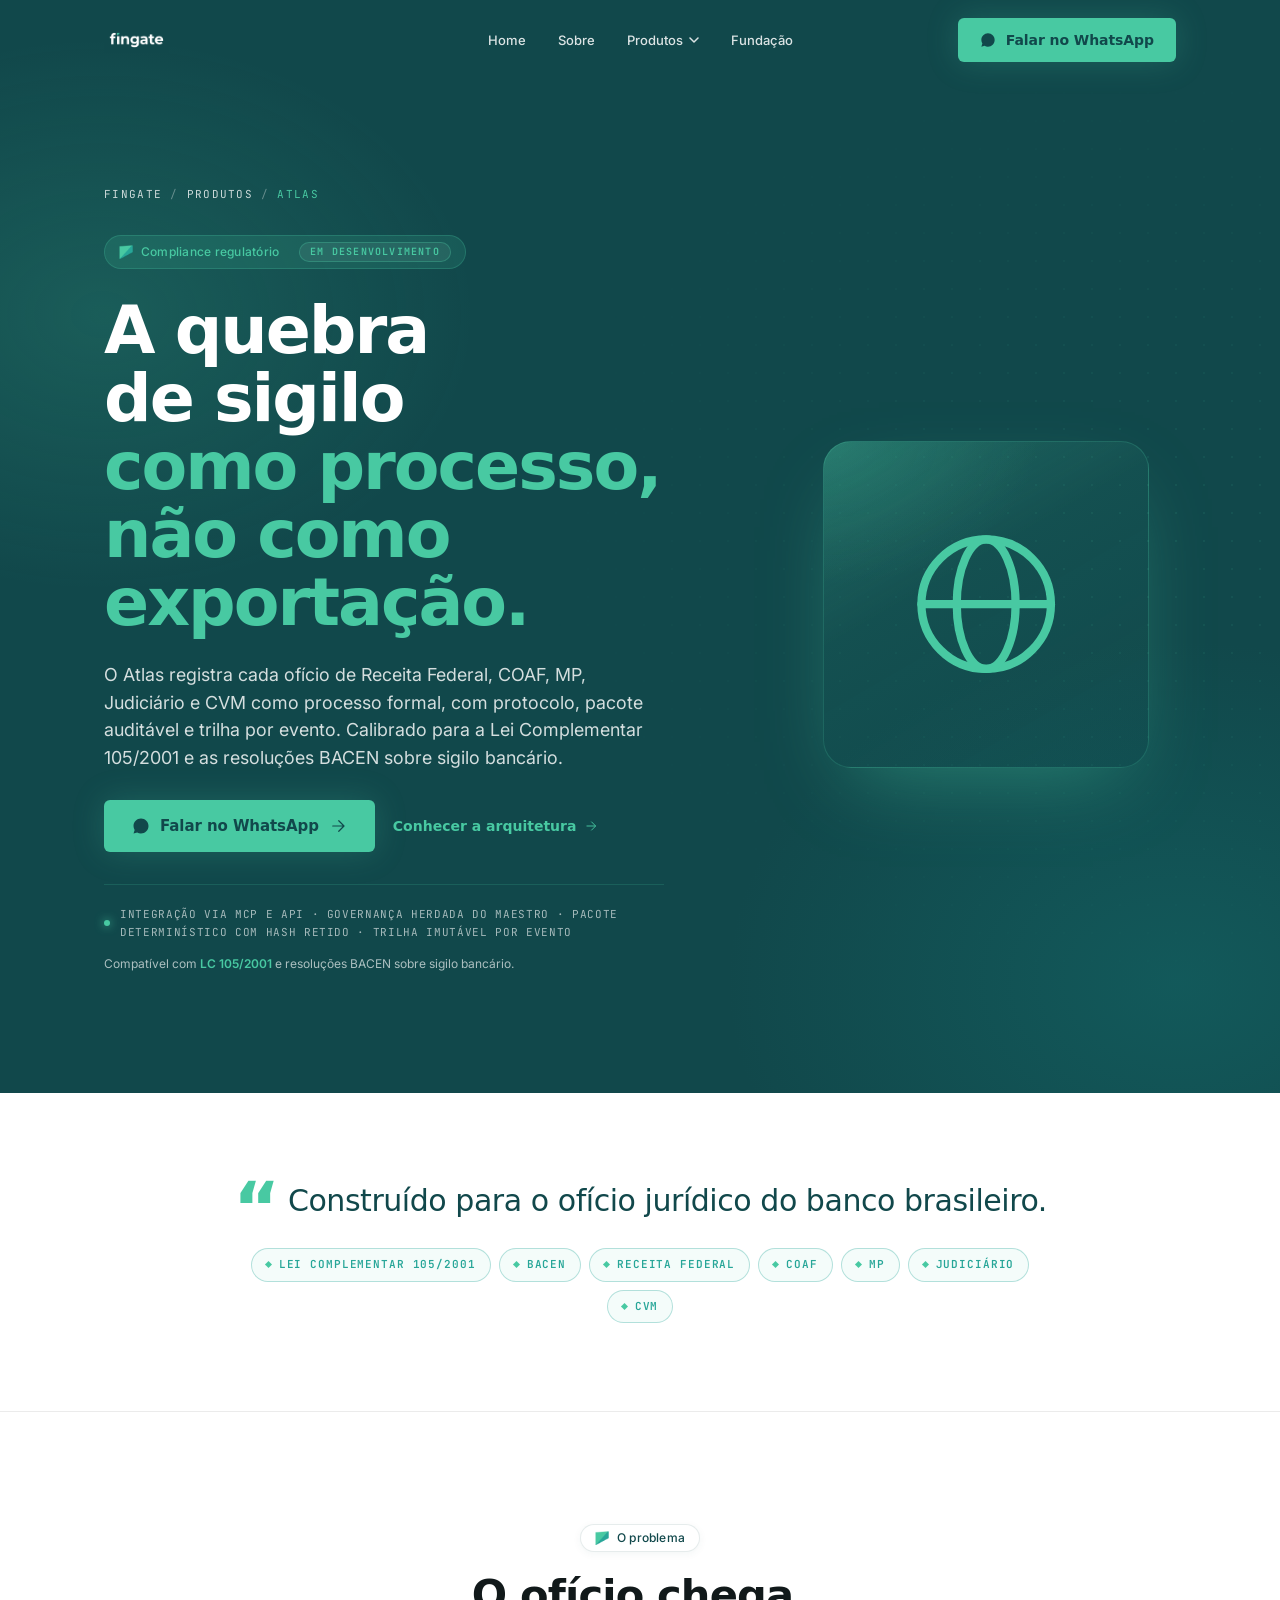
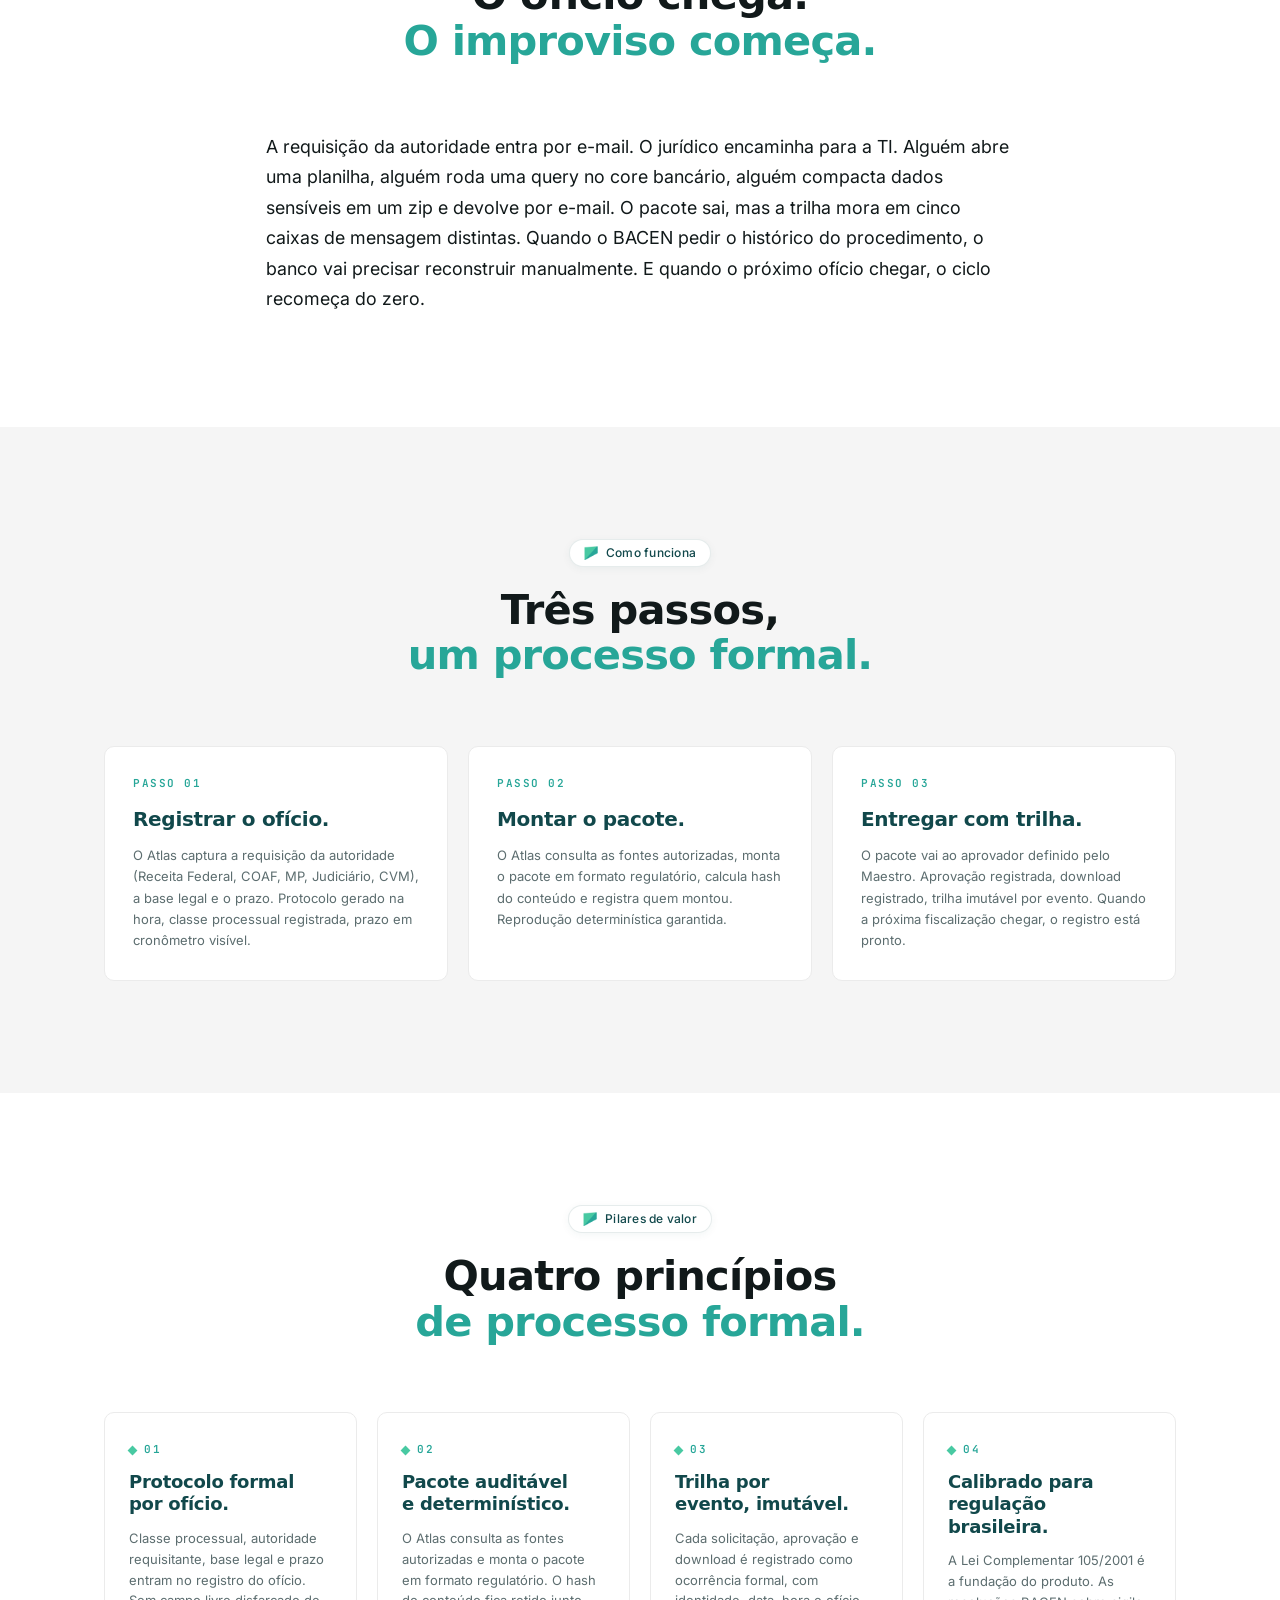
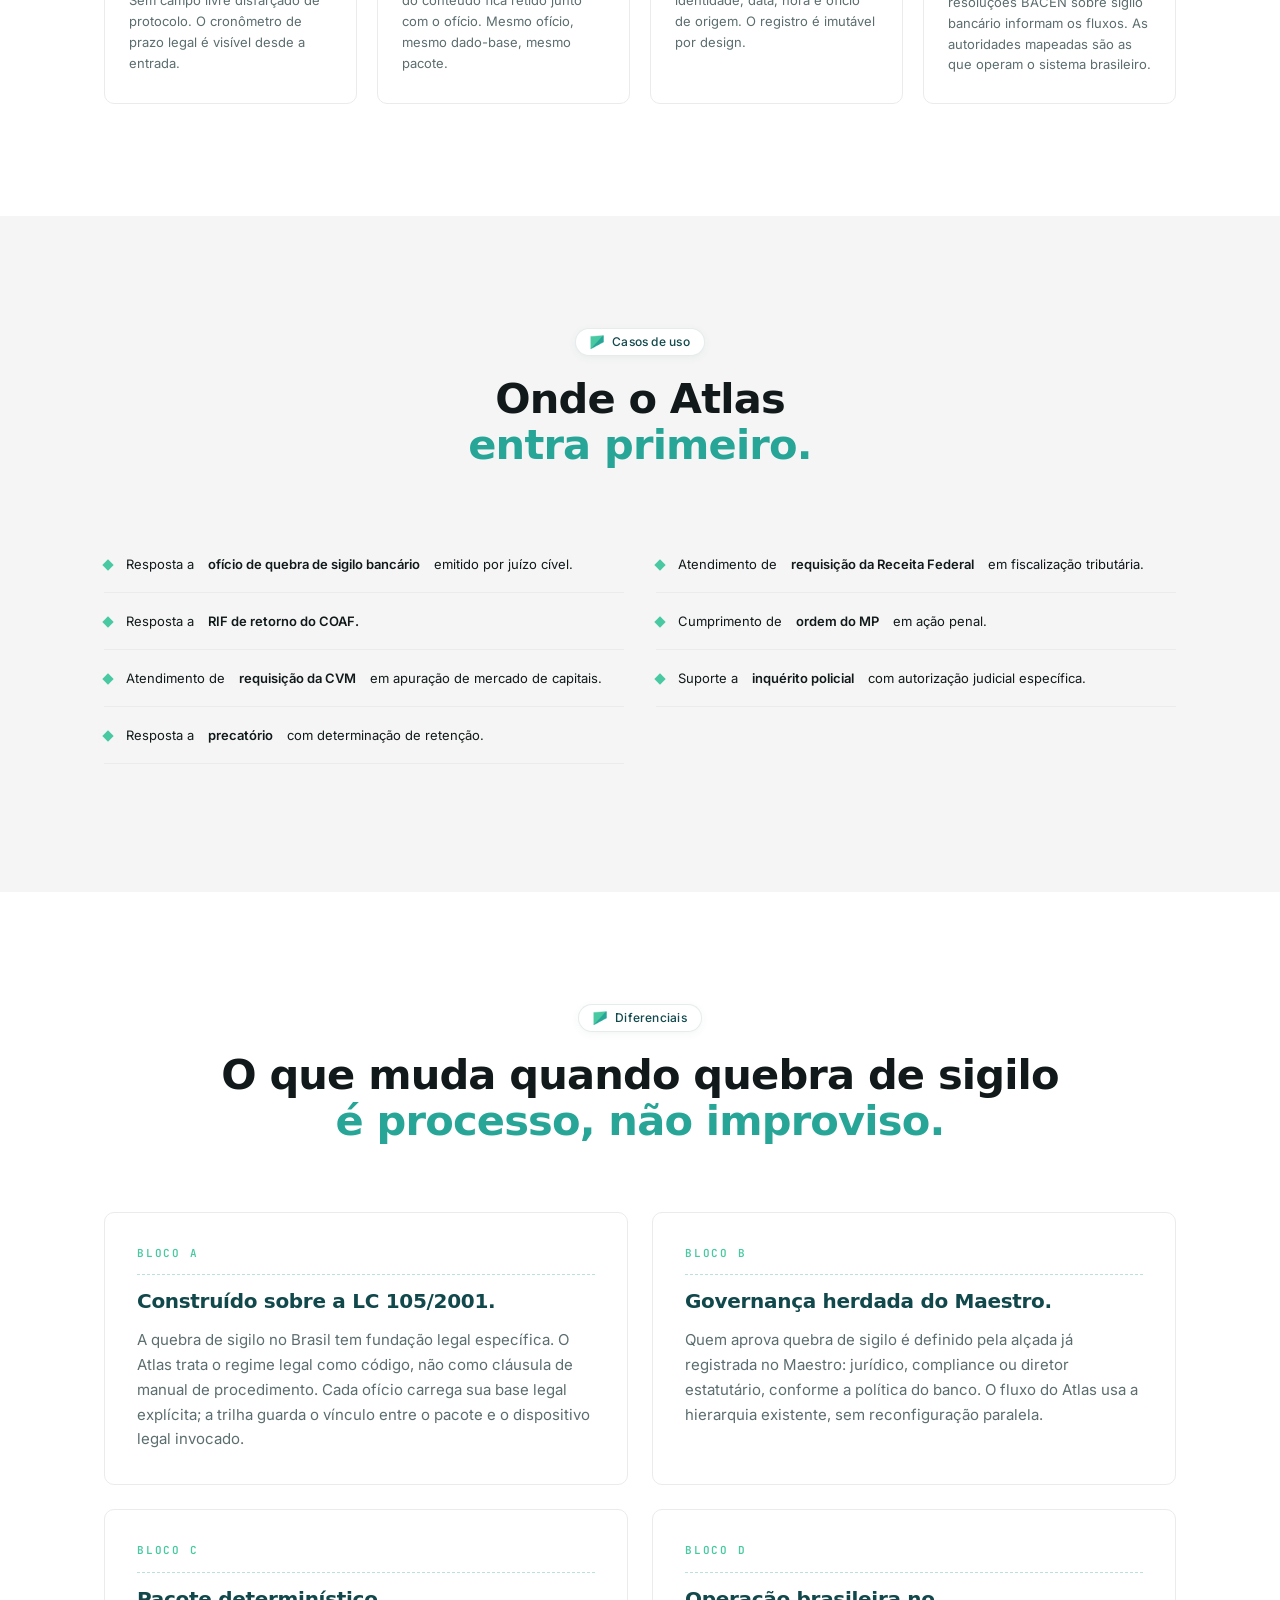
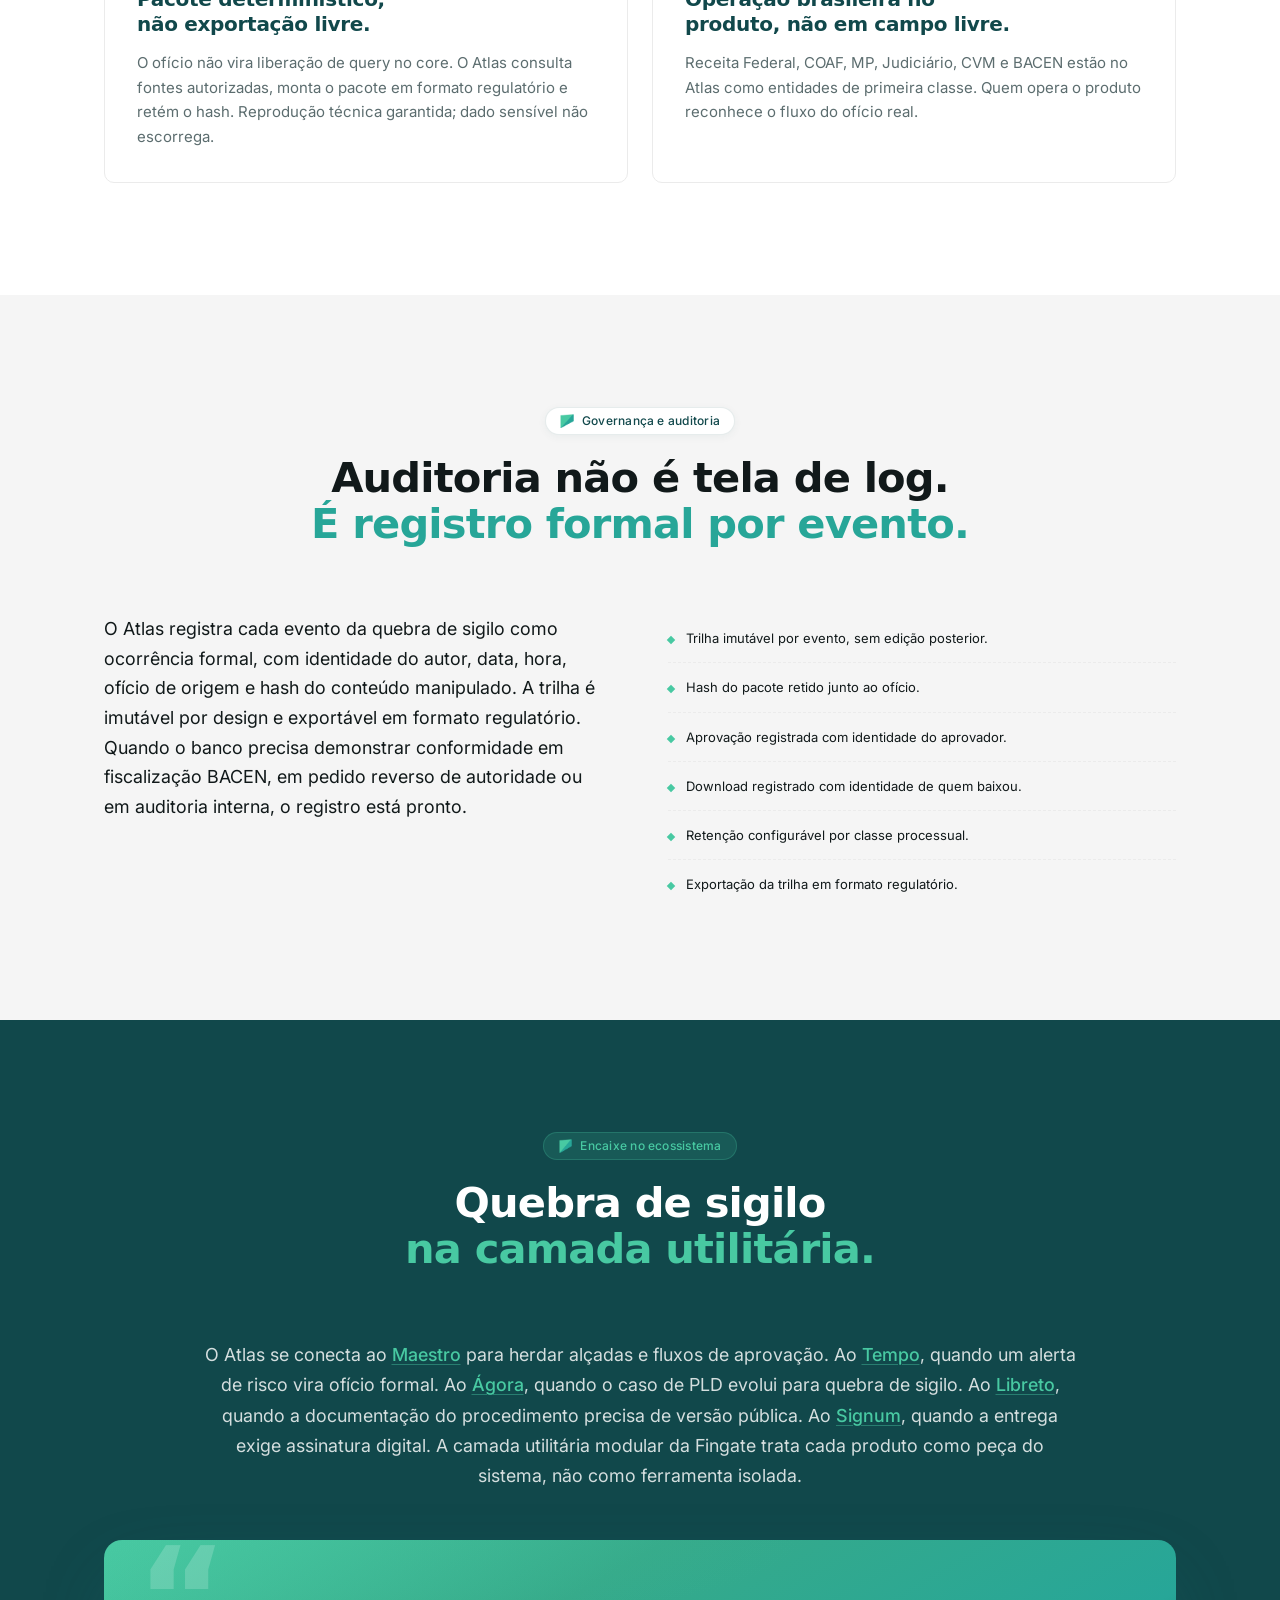
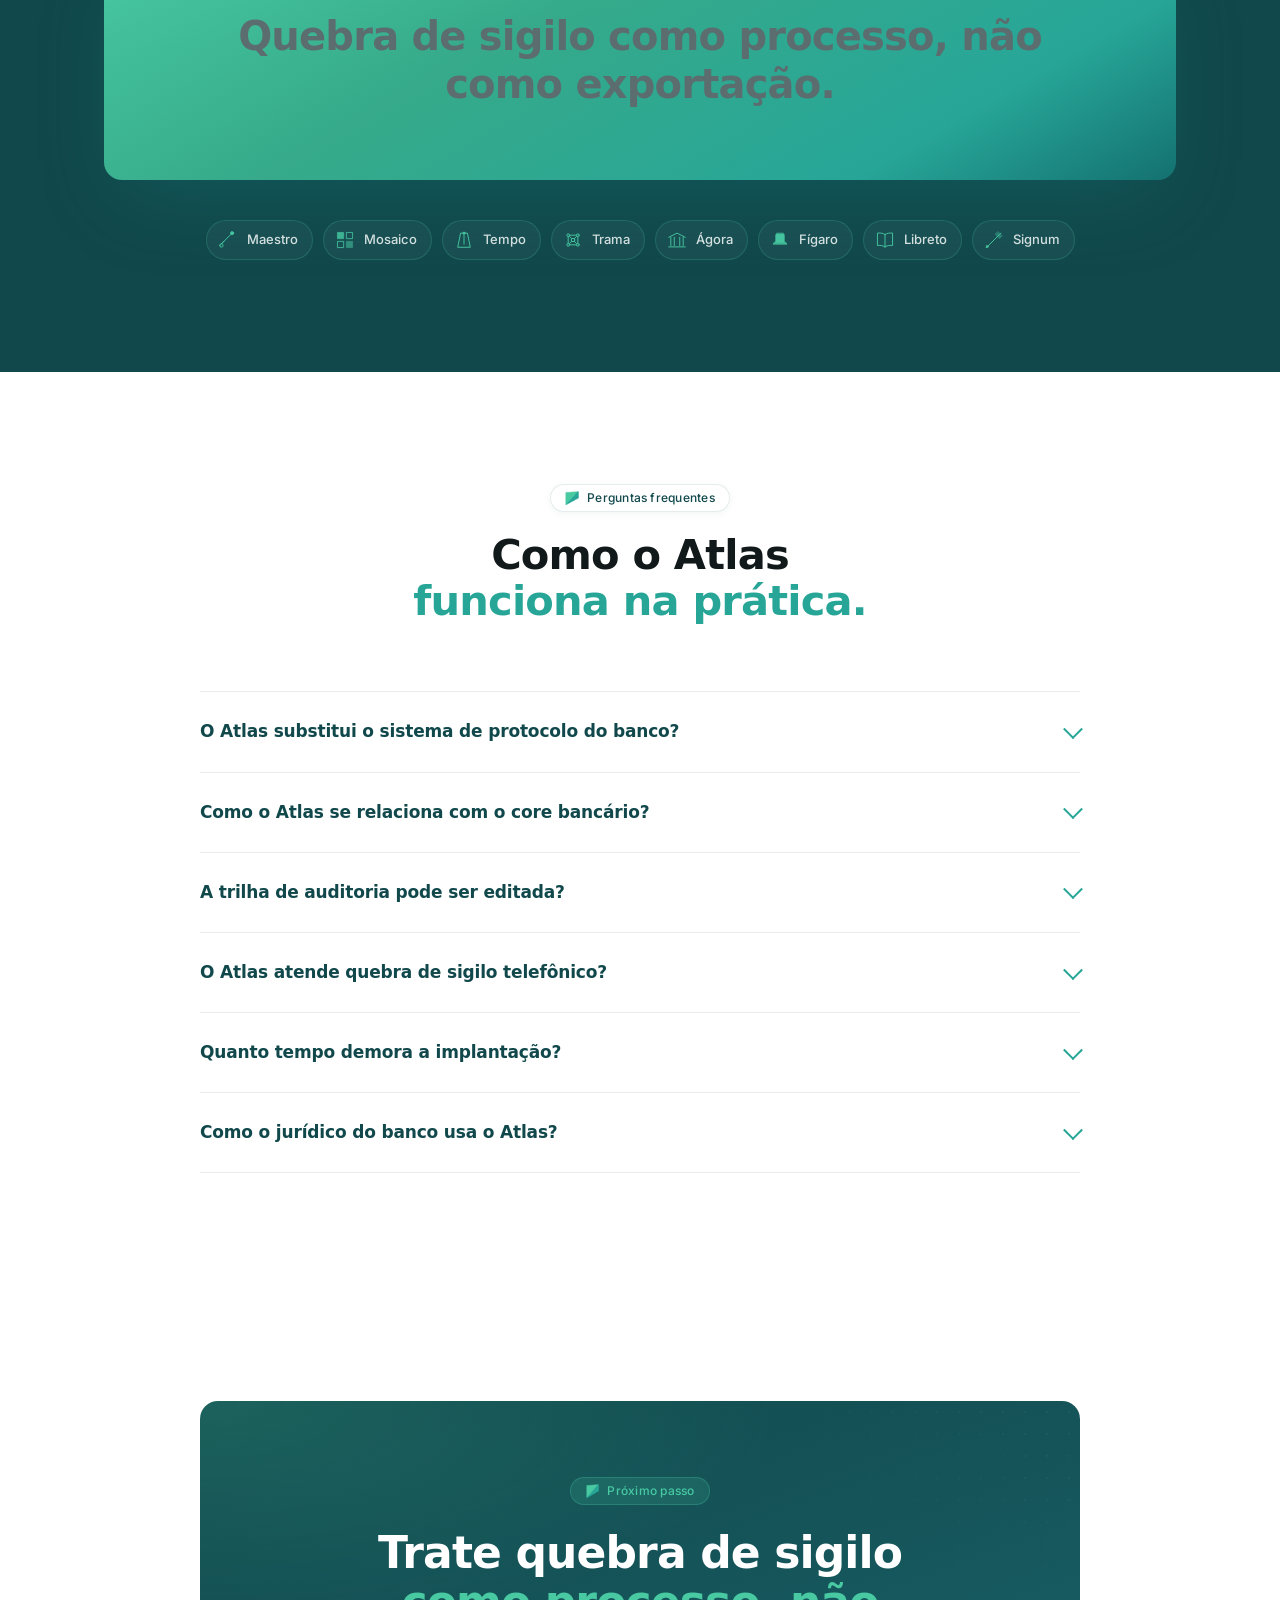
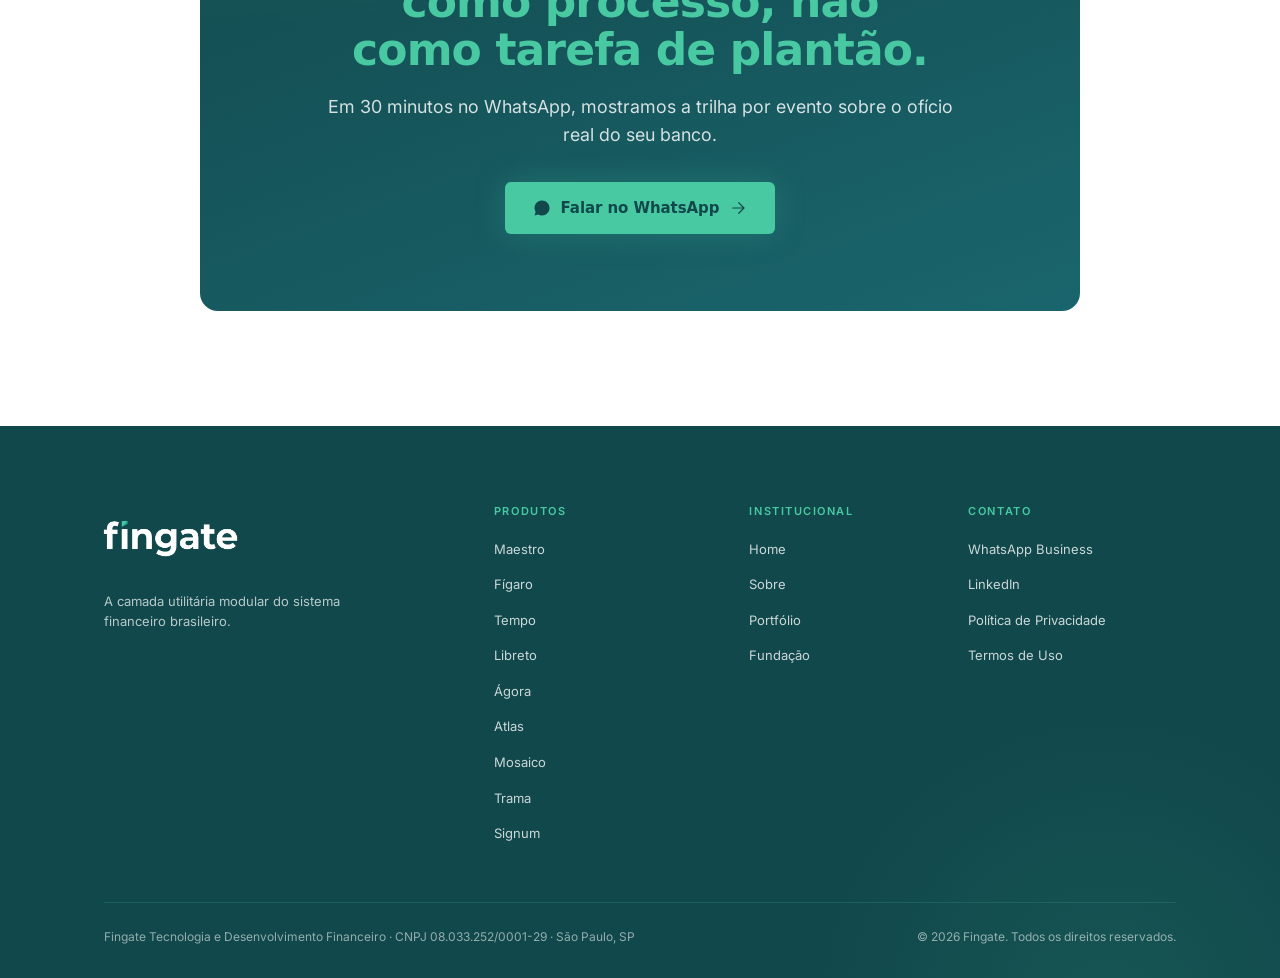
<file: produtos/atlas.html>
<!doctype html>
<html lang="pt-BR">
<head>
  <meta charset="UTF-8">
  <meta name="viewport" content="width=device-width, initial-scale=1.0">
  <title>Atlas · Quebra de sigilo como processo, não como exportação. — Fingate</title>
  <meta name="description" content="Ferramenta de quebra de sigilo formal da Fingate. Gerencia ordens judiciais e requisições de Receita Federal, COAF, MP, Judiciário e CVM. Construído sobre Lei Complementar 105/2001.">
  <link rel="canonical" href="https://fingate.com.br/produtos/atlas.html">

  <meta property="og:title" content="Atlas · Quebra de sigilo como processo, não como exportação. — Fingate">
  <meta property="og:description" content="Ferramenta de quebra de sigilo formal da Fingate. Gerencia ordens judiciais e requisições de Receita Federal, COAF, MP, Judiciário e CVM. Construído sobre Lei Complementar 105/2001.">
  <meta property="og:url" content="https://fingate.com.br/produtos/atlas.html">
  <meta property="og:type" content="website">
  <meta property="og:locale" content="pt_BR">
  <meta name="twitter:card" content="summary_large_image">

  <link rel="icon" type="image/png" href="../assets/images/gema-full-color.png">

  <link rel="stylesheet" href="../css/main.css">
  <link rel="stylesheet" href="../css/produto.css">

  <script type="application/ld+json">{"@context":"https://schema.org","@type":"Product","name":"Atlas","url":"https://fingate.com.br/produtos/atlas.html","description":"Ferramenta de quebra de sigilo formal da Fingate. Gerencia ordens judiciais e requisições de Receita Federal, COAF, MP, Judiciário e CVM. Construído sobre Lei Complementar 105/2001.","category":"Compliance regulatório","brand":{"@type":"Brand","name":"Fingate"},"manufacturer":{"@type":"Organization","name":"Fingate Tecnologia e Desenvolvimento Financeiro","url":"https://fingate.com.br"},"audience":{"@type":"Audience","audienceType":"Jurídico, Compliance, CISO e CCO de instituições financeiras"}}</script>
  <script type="application/ld+json">{"@context":"https://schema.org","@type":"BreadcrumbList","itemListElement":[{"@type":"ListItem","position":1,"name":"Fingate","item":"https://fingate.com.br/"},{"@type":"ListItem","position":2,"name":"Produtos","item":"https://fingate.com.br/produtos"},{"@type":"ListItem","position":3,"name":"Atlas"}]}</script>
</head>
<body data-screen-label="Atlas">


  <svg width="0" height="0" style="position:absolute" aria-hidden="true">
    <defs>
      <symbol id="i-arrow" viewBox="0 0 24 24" fill="none" stroke="currentColor" stroke-width="1.6" stroke-linecap="round" stroke-linejoin="round">
        <path d="M5 12h14M13 5l7 7-7 7"/>
      </symbol>
      <symbol id="i-wa" viewBox="0 0 24 24" fill="currentColor">
        <path d="M17.5 14.4c-.3-.15-1.7-.85-2-.95-.25-.1-.45-.15-.65.15-.2.3-.75.95-.9 1.15-.15.2-.35.2-.65.05-.3-.15-1.25-.46-2.4-1.48-.9-.8-1.5-1.78-1.67-2.08-.18-.3-.02-.46.13-.6.13-.13.3-.35.45-.52.15-.18.2-.3.3-.5.1-.2.05-.38-.02-.53-.07-.15-.65-1.6-.9-2.2-.24-.57-.48-.5-.65-.5l-.55-.02c-.18 0-.5.08-.75.38-.25.3-1 1-1 2.43s1.03 2.82 1.18 3c.15.2 2.03 3.1 4.92 4.34 1.78.76 2.45.83 3.33.7.53-.07 1.7-.7 1.95-1.37.24-.67.24-1.25.17-1.37-.08-.13-.27-.2-.57-.35zM12 2C6.5 2 2 6.5 2 12c0 1.95.56 3.77 1.52 5.31L2.05 22l4.83-1.27A9.95 9.95 0 0 0 12 22c5.5 0 10-4.5 10-10S17.5 2 12 2z"/>
      </symbol>
      <symbol id="p-maestro" viewBox="0 0 32 32" fill="none" stroke="currentColor" stroke-width="1.4" stroke-linecap="round" stroke-linejoin="round">
        <path d="M6 22 L20 8"/>
        <circle cx="22" cy="6" r="2.2" fill="currentColor"/>
        <path d="M4 24c0 1.5 1 2.4 2.4 2.4S8.8 25.5 8.8 24 7.8 21.6 6.4 21.6 4 22.5 4 24z"/>
        <path d="M10 18l-4 4"/>
      </symbol>
      <symbol id="p-figaro" viewBox="0 0 32 32" fill="none" stroke="currentColor" stroke-width="1.4" stroke-linejoin="round">
        <path d="M6 22h20l-2-3H8z" fill="currentColor" opacity="0.85"/>
        <path d="M10 19V8h12v11z" fill="currentColor"/>
        <path d="M11 6h10v2H11z" fill="currentColor" opacity="0.7"/>
      </symbol>
      <symbol id="p-tempo" viewBox="0 0 32 32" fill="none" stroke="currentColor" stroke-width="1.4" stroke-linecap="round" stroke-linejoin="round">
        <path d="M7 26L11 6h10l4 20z"/>
        <path d="M16 22V8"/>
        <circle cx="16" cy="6" r="1.5" fill="currentColor"/>
      </symbol>
      <symbol id="p-libreto" viewBox="0 0 32 32" fill="none" stroke="currentColor" stroke-width="1.4" stroke-linecap="round" stroke-linejoin="round">
        <path d="M16 8C13 6 9 5.5 5 6v18c4-.5 8 0 11 2"/>
        <path d="M16 8c3-2 7-2.5 11-2v18c-4-.5-8 0-11 2"/>
        <path d="M16 8v18"/>
      </symbol>
      <symbol id="p-agora" viewBox="0 0 32 32" fill="none" stroke="currentColor" stroke-width="1.4" stroke-linecap="round" stroke-linejoin="round">
        <path d="M4 12l12-6 12 6"/>
        <path d="M7 12v12M12 12v12M20 12v12M25 12v12"/>
        <path d="M4 26h24"/>
      </symbol>
      <symbol id="p-atlas" viewBox="0 0 32 32" fill="none" stroke="currentColor" stroke-width="1.4" stroke-linecap="round">
        <circle cx="16" cy="16" r="11"/>
        <ellipse cx="16" cy="16" rx="5" ry="11"/>
        <path d="M5 16h22"/>
      </symbol>
      <symbol id="p-mosaico" viewBox="0 0 32 32" fill="none" stroke="currentColor" stroke-width="1.2" stroke-linejoin="round">
        <rect x="5" y="5" width="9" height="9" fill="currentColor" opacity="0.85"/>
        <rect x="18" y="5" width="9" height="9"/>
        <rect x="5" y="18" width="9" height="9"/>
        <rect x="18" y="18" width="9" height="9" fill="currentColor" opacity="0.55"/>
      </symbol>
      <symbol id="p-trama" viewBox="0 0 32 32" fill="none" stroke="currentColor" stroke-width="1.4" stroke-linecap="round">
        <circle cx="9" cy="9" r="2"/>
        <circle cx="23" cy="9" r="2"/>
        <circle cx="9" cy="23" r="2"/>
        <circle cx="23" cy="23" r="2"/>
        <circle cx="16" cy="16" r="2.5"/>
        <path d="M11 9h10M11 23h10M9 11v10M23 11v10M11 11l3 3M21 11l-3 3M11 21l3-3M21 21l-3-3"/>
      </symbol>
      <symbol id="p-signum" viewBox="0 0 32 32" fill="none" stroke="currentColor" stroke-width="1.4" stroke-linecap="round" stroke-linejoin="round">
        <path d="M6 26L26 6"/>
        <path d="M22 4l6 6-4 4-6-6z" fill="currentColor" opacity="0.4"/>
        <path d="M5 27l3-1-2-2z" fill="currentColor"/>
      </symbol>
    </defs>
  </svg>



  <header class="site-header" role="banner">
    <div class="site-header__inner">
      <a href="../index.html" class="site-header__logo" aria-label="Fingate, página inicial">
        <img class="logo--dark" src="../assets/images/fingate-principal.png" alt="Fingate">
        <img class="logo--light" src="../assets/images/fingate-fundo-escuro.png" alt="Fingate">
      </a>
      <nav class="site-header__nav" aria-label="Principal">
        <a href="../index.html">Home</a>
        <a href="../sobre/index.html">Sobre</a>
        <div class="nav-mega">
          <button class="nav-mega__trigger is-active" aria-haspopup="true" aria-expanded="false" aria-controls="produtos-mega">
            Produtos
            <svg width="10" height="6" viewBox="0 0 10 6" fill="none" aria-hidden="true"><path d="M1 1l4 4 4-4" stroke="currentColor" stroke-width="1.5" stroke-linecap="round" stroke-linejoin="round"/></svg>
          </button>
          <div class="nav-mega__panel" id="produtos-mega" role="menu">
            <div class="nav-mega__inner">
              <a class="nav-mega__feature" href="figaro.html">
                <span class="nav-mega__feature-thumb" aria-hidden="true">
                  <svg viewBox="0 0 32 32"><use href="#p-figaro"/></svg>
                </span>
                <span class="nav-mega__feature-body">
                  <span class="nav-mega__feature-title">Fígaro</span>
                  <span class="nav-mega__feature-desc">Agente de IA, co-piloto de inteligência financeira. Correlaciona alertas e gera briefings.</span>
                  <span class="nav-mega__feature-cta">Saiba mais
                    <svg width="14" height="14" viewBox="0 0 14 14" fill="none" aria-hidden="true"><path d="M3 7h8M7 3l4 4-4 4" stroke="currentColor" stroke-width="1.5" stroke-linecap="round" stroke-linejoin="round"/></svg>
                  </span>
                </span>
              </a>
              <div class="nav-mega__cols">
                <div class="nav-mega__col">
                  <div class="nav-mega__label">Governança e decisão</div>
                  <a class="nav-mega__item" href="maestro.html">
                    <span class="nav-mega__icon"><svg viewBox="0 0 32 32" aria-hidden="true"><use href="#p-maestro"/></svg></span>
                    <span class="nav-mega__txt">
                      <span class="nav-mega__name">Maestro</span>
                      <span class="nav-mega__desc">Orquestração de fluxos, alçadas e aprovações.</span>
                    </span>
                  </a>
                  <a class="nav-mega__item" href="mosaico.html">
                    <span class="nav-mega__icon"><svg viewBox="0 0 32 32" aria-hidden="true"><use href="#p-mosaico"/></svg></span>
                    <span class="nav-mega__txt">
                      <span class="nav-mega__name">Mosaico</span>
                      <span class="nav-mega__desc">Motor de crédito com policy-as-code.</span>
                    </span>
                  </a>
                </div>
                <div class="nav-mega__col">
                  <div class="nav-mega__label">Inteligência e formalização</div>
                  <a class="nav-mega__item" href="libreto.html">
                    <span class="nav-mega__icon"><svg viewBox="0 0 32 32" aria-hidden="true"><use href="#p-libreto"/></svg></span>
                    <span class="nav-mega__txt">
                      <span class="nav-mega__name">Libreto</span>
                      <span class="nav-mega__desc">Repositório e editor de documentação corporativa.</span>
                    </span>
                  </a>
                  <a class="nav-mega__item" href="signum.html">
                    <span class="nav-mega__icon"><svg viewBox="0 0 32 32" aria-hidden="true"><use href="#p-signum"/></svg></span>
                    <span class="nav-mega__txt">
                      <span class="nav-mega__name">Signum</span>
                      <span class="nav-mega__desc">Assinatura digital ICP-Brasil e LTA.</span>
                    </span>
                  </a>
                </div>
                <div class="nav-mega__col">
                  <div class="nav-mega__label">Monitoramento e antifraude</div>
                  <a class="nav-mega__item" href="tempo.html">
                    <span class="nav-mega__icon"><svg viewBox="0 0 32 32" aria-hidden="true"><use href="#p-tempo"/></svg></span>
                    <span class="nav-mega__txt">
                      <span class="nav-mega__name">Tempo</span>
                      <span class="nav-mega__desc">Monitoramento transacional com IA embarcada.</span>
                    </span>
                  </a>
                  <a class="nav-mega__item" href="trama.html">
                    <span class="nav-mega__icon"><svg viewBox="0 0 32 32" aria-hidden="true"><use href="#p-trama"/></svg></span>
                    <span class="nav-mega__txt">
                      <span class="nav-mega__name">Trama</span>
                      <span class="nav-mega__desc">Antifraude em grafo com camadas combinadas.</span>
                    </span>
                  </a>
                </div>
                <div class="nav-mega__col">
                  <div class="nav-mega__label">Compliance regulatório</div>
                  <a class="nav-mega__item" href="agora.html">
                    <span class="nav-mega__icon"><svg viewBox="0 0 32 32" aria-hidden="true"><use href="#p-agora"/></svg></span>
                    <span class="nav-mega__txt">
                      <span class="nav-mega__name">Ágora</span>
                      <span class="nav-mega__desc">PLD que termina em RIF, não em planilha.</span>
                    </span>
                  </a>
                  <a class="nav-mega__item is-active" href="atlas.html" aria-current="page">
                    <span class="nav-mega__icon"><svg viewBox="0 0 32 32" aria-hidden="true"><use href="#p-atlas"/></svg></span>
                    <span class="nav-mega__txt">
                      <span class="nav-mega__name">Atlas</span>
                      <span class="nav-mega__desc">Quebra de sigilo como processo, com hash retido.</span>
                    </span>
                  </a>
                </div>
              </div>
            </div>
            <div class="nav-mega__footer">
              <a href="index.html" class="nav-mega__cta">Ver portfólio completo
                <svg width="14" height="14" viewBox="0 0 14 14" fill="none" aria-hidden="true"><path d="M3 7h8M7 3l4 4-4 4" stroke="currentColor" stroke-width="1.5" stroke-linecap="round" stroke-linejoin="round"/></svg>
              </a>
              <a class="nav-mega__expert"
                 href="https://wa.me/5511936210224?text=Ol%C3%A1%2C%20vim%20pela%20p%C3%A1gina%20de%20produto%20no%20site%20da%20Fingate%20e%20quero%20conversar%20com%20a%20equipe."
                 target="_blank" rel="noopener noreferrer"
                 data-origin="header_mega_atlas">
                Fale com um especialista
                <svg width="14" height="14" viewBox="0 0 14 14" fill="none" aria-hidden="true"><path d="M3 7h8M7 3l4 4-4 4" stroke="currentColor" stroke-width="1.5" stroke-linecap="round" stroke-linejoin="round"/></svg>
              </a>
            </div>
          </div>
        </div>
        <a href="../fundacao/index.html">Fundação</a>
      </nav>
      <a class="btn site-header__cta"
         href="https://wa.me/5511936210224?text=Ol%C3%A1%2C%20vim%20pelo%20site%20da%20Fingate%20e%20quero%20conversar%20com%20a%20equipe."
         target="_blank" rel="noopener noreferrer"
         data-origin="header_atlas">
        <svg aria-hidden="true"><use href="#i-wa"/></svg>
        Falar no WhatsApp
      </a>
      <button class="menu-toggle" aria-label="Abrir menu" aria-expanded="false"><span></span></button>
    </div>
    <div class="mobile-menu" aria-hidden="true">
      <a href="../index.html">Home</a>
      <a href="../sobre/index.html">Sobre</a>
      <a href="index.html" class="is-active">Produtos</a>
      <a href="../fundacao/index.html">Fundação</a>
      <a class="btn"
         href="https://wa.me/5511936210224?text=Ol%C3%A1%2C%20vim%20pelo%20site%20da%20Fingate%20e%20quero%20conversar%20com%20a%20equipe."
         target="_blank" rel="noopener noreferrer"
         data-origin="header_mobile_atlas">
        <svg aria-hidden="true"><use href="#i-wa"/></svg>
        Falar no WhatsApp
      </a>
    </div>
  </header>

  <main>

    <!-- ====================================================== -->
    <!-- §1 HERO                                                -->
    <!-- ====================================================== -->
    <section class="prod-hero" aria-labelledby="hero-headline" data-screen-label="01 Hero">
      <nav class="prod-crumb" aria-label="Trilha">
        <a href="../index.html">Fingate</a>
        <span class="sep">/</span>
        <a href="index.html">Produtos</a>
        <span class="sep">/</span>
        <span aria-current="page">Atlas</span>
      </nav>
      <div class="prod-hero__inner">
        <div class="prod-hero__copy">
          <span class="pill">
            <img class="pill-gem" src="../assets/images/gema-full-color.png" alt="" aria-hidden="true">
            Compliance regulatório
            <span class="prod-status prod-status--dev">Em desenvolvimento</span>
          </span>
          <h1 id="hero-headline">A quebra de sigilo<span class="accent">como processo, não como exportação.</span></h1>
          <p class="prod-hero__lead">O Atlas registra cada ofício de Receita Federal, COAF, MP, Judiciário e CVM como processo formal, com protocolo, pacote auditável e trilha por evento. Calibrado para a Lei Complementar 105/2001 e as resoluções BACEN sobre sigilo bancário.</p>
          <div class="prod-hero__ctas">
            <a class="btn btn--menta"
               href="https://wa.me/5511936210224?text=Ol%C3%A1%2C%20vim%20pela%20p%C3%A1gina%20do%20Atlas%20no%20site%20da%20Fingate%20e%20quero%20falar%20com%20a%20equipe%20jur%C3%ADdica."
               target="_blank" rel="noopener noreferrer"
               data-origin="produto_atlas">
              <svg aria-hidden="true"><use href="#i-wa"/></svg>
              Falar no WhatsApp
              <svg class="icon" aria-hidden="true"><use href="#i-arrow"/></svg>
            </a>
            <a class="link-secondary" href="#diferenciais">
              Conhecer a arquitetura
              <svg aria-hidden="true"><use href="#i-arrow"/></svg>
            </a>
          </div>
          <div class="prod-hero__micro">Integração via MCP e API · Governança herdada do Maestro · Pacote determinístico com hash retido · Trilha imutável por evento</div>
          <p class="prod-hero__selo">Compatível com <strong>LC 105/2001</strong> e resoluções BACEN sobre sigilo bancário.</p>
        </div>
        <div class="prod-hero__visual" aria-hidden="true">
          <div class="prod-hero__icon">
            <svg viewBox="0 0 32 32"><use href="#p-atlas"/></svg>
          </div>
        </div>
      </div>
    </section>

    <!-- ====================================================== -->
    <!-- §2 CREDIBILITY BAND                                    -->
    <!-- ====================================================== -->
    <section class="prod-band" aria-label="Faixa de credibilidade" data-screen-label="02 Credibilidade">
      <div class="prod-band__inner">
        <p class="prod-band__quote">Construído para o ofício jurídico do banco brasileiro.</p>
        <ul class="prod-band__tags"><li>Lei Complementar 105/2001</li><li>BACEN</li><li>Receita Federal</li><li>COAF</li><li>MP</li><li>Judiciário</li><li>CVM</li></ul>
        
      </div>
    </section>

    <!-- ====================================================== -->
    <!-- §3 PROBLEM                                              -->
    <!-- ====================================================== -->
    <section class="prod-sec prod-sec--light" aria-labelledby="problem-headline" data-screen-label="03 O problema">
      <div class="container">
        <header class="prod-sec__head">
          <span class="pill">
            <img class="pill-gem" src="../assets/images/gema-full-color.png" alt="" aria-hidden="true">
            O problema
          </span>
          <h2 id="problem-headline">O ofício chega.<span class="accent">O improviso começa.</span></h2>
        </header>
        <p style="max-width:68ch;margin:0 auto;font-size:var(--fs-lead);line-height:1.7;color:var(--cinza-700);text-align:left;">A requisição da autoridade entra por e-mail. O jurídico encaminha para a TI. Alguém abre uma planilha, alguém roda uma query no core bancário, alguém compacta dados sensíveis em um zip e devolve por e-mail. O pacote sai, mas a trilha mora em cinco caixas de mensagem distintas. Quando o BACEN pedir o histórico do procedimento, o banco vai precisar reconstruir manualmente. E quando o próximo ofício chegar, o ciclo recomeça do zero.</p>
      </div>
    </section>

    <!-- ====================================================== -->
    <!-- §4 HOW IT WORKS                                         -->
    <!-- ====================================================== -->
    <section class="prod-sec prod-sec--gray" aria-labelledby="how-headline" data-screen-label="04 Como funciona">
      <div class="container">
        <header class="prod-sec__head">
          <span class="pill">
            <img class="pill-gem" src="../assets/images/gema-full-color.png" alt="" aria-hidden="true">
            Como funciona
          </span>
          <h2 id="how-headline">Três passos,<span class="accent">um processo formal.</span></h2>
        </header>
        <div class="prod-steps">
          <article class="prod-step">
            <span class="prod-step__num"></span>
            <h3>Registrar o ofício.</h3>
            <p>O Atlas captura a requisição da autoridade (Receita Federal, COAF, MP, Judiciário, CVM), a base legal e o prazo. Protocolo gerado na hora, classe processual registrada, prazo em cronômetro visível.</p>
          </article><article class="prod-step">
            <span class="prod-step__num"></span>
            <h3>Montar o pacote.</h3>
            <p>O Atlas consulta as fontes autorizadas, monta o pacote em formato regulatório, calcula hash do conteúdo e registra quem montou. Reprodução determinística garantida.</p>
          </article><article class="prod-step">
            <span class="prod-step__num"></span>
            <h3>Entregar com trilha.</h3>
            <p>O pacote vai ao aprovador definido pelo Maestro. Aprovação registrada, download registrado, trilha imutável por evento. Quando a próxima fiscalização chegar, o registro está pronto.</p>
          </article>
        </div>
      </div>
    </section>

    <!-- ====================================================== -->
    <!-- §5 PILLARS                                              -->
    <!-- ====================================================== -->
    <section class="prod-sec prod-sec--light" aria-labelledby="pillars-headline" data-screen-label="05 Pilares">
      <div class="container">
        <header class="prod-sec__head">
          <span class="pill">
            <img class="pill-gem" src="../assets/images/gema-full-color.png" alt="" aria-hidden="true">
            Pilares de valor
          </span>
          <h2 id="pillars-headline">Quatro princípios<span class="accent">de processo formal.</span></h2>
        </header>
        <div class="prod-pillars">
          <article class="prod-pillar">
            <span class="prod-pillar__tag">01</span>
            <h3>Protocolo formal por ofício.</h3>
            <p>Classe processual, autoridade requisitante, base legal e prazo entram no registro do ofício. Sem campo livre disfarçado de protocolo. O cronômetro de prazo legal é visível desde a entrada.</p>
          </article><article class="prod-pillar">
            <span class="prod-pillar__tag">02</span>
            <h3>Pacote auditável e determinístico.</h3>
            <p>O Atlas consulta as fontes autorizadas e monta o pacote em formato regulatório. O hash do conteúdo fica retido junto com o ofício. Mesmo ofício, mesmo dado-base, mesmo pacote.</p>
          </article><article class="prod-pillar">
            <span class="prod-pillar__tag">03</span>
            <h3>Trilha por evento, imutável.</h3>
            <p>Cada solicitação, aprovação e download é registrado como ocorrência formal, com identidade, data, hora e ofício de origem. O registro é imutável por design.</p>
          </article><article class="prod-pillar">
            <span class="prod-pillar__tag">04</span>
            <h3>Calibrado para regulação brasileira.</h3>
            <p>A Lei Complementar 105/2001 é a fundação do produto. As resoluções BACEN sobre sigilo bancário informam os fluxos. As autoridades mapeadas são as que operam o sistema brasileiro.</p>
          </article>
        </div>
      </div>
    </section>

    <!-- ====================================================== -->
    <!-- §6 CASES OF USE                                         -->
    <!-- ====================================================== -->
    <section class="prod-sec prod-sec--gray" aria-labelledby="cases-headline" data-screen-label="06 Casos de uso">
      <div class="container">
        <header class="prod-sec__head">
          <span class="pill">
            <img class="pill-gem" src="../assets/images/gema-full-color.png" alt="" aria-hidden="true">
            Casos de uso
          </span>
          <h2 id="cases-headline">Onde o Atlas<span class="accent">entra primeiro.</span></h2>
        </header>
        <ul class="prod-cases">
          <li>Resposta a <strong>ofício de quebra de sigilo bancário</strong> emitido por juízo cível.</li><li>Atendimento de <strong>requisição da Receita Federal</strong> em fiscalização tributária.</li><li>Resposta a <strong>RIF de retorno do COAF.</strong></li><li>Cumprimento de <strong>ordem do MP</strong> em ação penal.</li><li>Atendimento de <strong>requisição da CVM</strong> em apuração de mercado de capitais.</li><li>Suporte a <strong>inquérito policial</strong> com autorização judicial específica.</li><li>Resposta a <strong>precatório</strong> com determinação de retenção.</li>
        </ul>
      </div>
    </section>

    <!-- ====================================================== -->
    <!-- §7 DIFFERENTIALS                                        -->
    <!-- ====================================================== -->
    <section id="diferenciais" class="prod-sec prod-sec--light" aria-labelledby="diff-headline" data-screen-label="07 Diferenciais">
      <div class="container">
        <header class="prod-sec__head">
          <span class="pill">
            <img class="pill-gem" src="../assets/images/gema-full-color.png" alt="" aria-hidden="true">
            Diferenciais
          </span>
          <h2 id="diff-headline">O que muda quando quebra de sigilo<span class="accent">é processo, não improviso.</span></h2>
        </header>
        <div class="prod-diff">
          <article class="prod-diff__block">
            <span class="prod-diff__tag">Bloco A</span>
            <h3>Construído sobre a LC 105/2001.</h3>
            <p>A quebra de sigilo no Brasil tem fundação legal específica. O Atlas trata o regime legal como código, não como cláusula de manual de procedimento. Cada ofício carrega sua base legal explícita; a trilha guarda o vínculo entre o pacote e o dispositivo legal invocado.</p>
          </article><article class="prod-diff__block">
            <span class="prod-diff__tag">Bloco B</span>
            <h3>Governança herdada do Maestro.</h3>
            <p>Quem aprova quebra de sigilo é definido pela alçada já registrada no Maestro: jurídico, compliance ou diretor estatutário, conforme a política do banco. O fluxo do Atlas usa a hierarquia existente, sem reconfiguração paralela.</p>
          </article><article class="prod-diff__block">
            <span class="prod-diff__tag">Bloco C</span>
            <h3>Pacote determinístico, não exportação livre.</h3>
            <p>O ofício não vira liberação de query no core. O Atlas consulta fontes autorizadas, monta o pacote em formato regulatório e retém o hash. Reprodução técnica garantida; dado sensível não escorrega.</p>
          </article><article class="prod-diff__block">
            <span class="prod-diff__tag">Bloco D</span>
            <h3>Operação brasileira no produto, não em campo livre.</h3>
            <p>Receita Federal, COAF, MP, Judiciário, CVM e BACEN estão no Atlas como entidades de primeira classe. Quem opera o produto reconhece o fluxo do ofício real.</p>
          </article>
        </div>
      </div>
    </section>

    <!-- ====================================================== -->
    <!-- §8 GOVERNANCE                                           -->
    <!-- ====================================================== -->
    <section class="prod-sec prod-sec--gray" aria-labelledby="gov-headline" data-screen-label="08 Governança">
      <div class="container">
        <header class="prod-sec__head">
          <span class="pill">
            <img class="pill-gem" src="../assets/images/gema-full-color.png" alt="" aria-hidden="true">
            Governança e auditoria
          </span>
          <h2 id="gov-headline">Auditoria não é tela de log.<span class="accent">É registro formal por evento.</span></h2>
        </header>
        <div class="prod-gov">
          <p class="prod-gov__copy">O Atlas registra cada evento da quebra de sigilo como ocorrência formal, com identidade do autor, data, hora, ofício de origem e hash do conteúdo manipulado. A trilha é imutável por design e exportável em formato regulatório. Quando o banco precisa demonstrar conformidade em fiscalização BACEN, em pedido reverso de autoridade ou em auditoria interna, o registro está pronto.</p>
          <ul class="prod-gov__list"><li>Trilha imutável por evento, sem edição posterior.</li><li>Hash do pacote retido junto ao ofício.</li><li>Aprovação registrada com identidade do aprovador.</li><li>Download registrado com identidade de quem baixou.</li><li>Retenção configurável por classe processual.</li><li>Exportação da trilha em formato regulatório.</li></ul>
        </div>
      </div>
    </section>

    <!-- ====================================================== -->
    <!-- §9 ECOSYSTEM (dark, anchor quote)                       -->
    <!-- ====================================================== -->
    <section class="prod-sec prod-sec--dark" aria-labelledby="eco-headline" data-screen-label="09 Ecossistema">
      <div class="container">
        <header class="prod-sec__head">
          <span class="pill pill--on-dark">
            <img class="pill-gem" src="../assets/images/gema-full-color.png" alt="" aria-hidden="true">
            Encaixe no ecossistema
          </span>
          <h2 id="eco-headline">Quebra de sigilo<span class="accent">na camada utilitária.</span></h2>
        </header>
        <p class="prod-eco__copy">O Atlas se conecta ao <a href="maestro.html">Maestro</a> para herdar alçadas e fluxos de aprovação. Ao <a href="tempo.html">Tempo</a>, quando um alerta de risco vira ofício formal. Ao <a href="agora.html">Ágora</a>, quando o caso de PLD evolui para quebra de sigilo. Ao <a href="libreto.html">Libreto</a>, quando a documentação do procedimento precisa de versão pública. Ao <a href="signum.html">Signum</a>, quando a entrega exige assinatura digital. A camada utilitária modular da Fingate trata cada produto como peça do sistema, não como ferramenta isolada.</p>
        <blockquote class="prod-eco__quote">
          <p>Quebra de sigilo como processo, não como exportação.</p>
        </blockquote>
        <div class="prod-eco__chips" aria-label="Outros produtos da família">
    <a class="prod-eco__chip" href="maestro.html">
      <span class="prod-eco__chip-icon"><svg viewBox="0 0 32 32" aria-hidden="true"><use href="#p-maestro"/></svg></span>
      Maestro
    </a>
    <a class="prod-eco__chip" href="mosaico.html">
      <span class="prod-eco__chip-icon"><svg viewBox="0 0 32 32" aria-hidden="true"><use href="#p-mosaico"/></svg></span>
      Mosaico
    </a>
    <a class="prod-eco__chip" href="tempo.html">
      <span class="prod-eco__chip-icon"><svg viewBox="0 0 32 32" aria-hidden="true"><use href="#p-tempo"/></svg></span>
      Tempo
    </a>
    <a class="prod-eco__chip" href="trama.html">
      <span class="prod-eco__chip-icon"><svg viewBox="0 0 32 32" aria-hidden="true"><use href="#p-trama"/></svg></span>
      Trama
    </a>
    <a class="prod-eco__chip" href="agora.html">
      <span class="prod-eco__chip-icon"><svg viewBox="0 0 32 32" aria-hidden="true"><use href="#p-agora"/></svg></span>
      Ágora
    </a>
    <a class="prod-eco__chip" href="figaro.html">
      <span class="prod-eco__chip-icon"><svg viewBox="0 0 32 32" aria-hidden="true"><use href="#p-figaro"/></svg></span>
      Fígaro
    </a>
    <a class="prod-eco__chip" href="libreto.html">
      <span class="prod-eco__chip-icon"><svg viewBox="0 0 32 32" aria-hidden="true"><use href="#p-libreto"/></svg></span>
      Libreto
    </a>
    <a class="prod-eco__chip" href="signum.html">
      <span class="prod-eco__chip-icon"><svg viewBox="0 0 32 32" aria-hidden="true"><use href="#p-signum"/></svg></span>
      Signum
    </a></div>
      </div>
    </section>

    <!-- ====================================================== -->
    <!-- §10 FAQ                                                 -->
    <!-- ====================================================== -->
    <section class="prod-sec prod-sec--light" aria-labelledby="faq-headline" data-screen-label="10 FAQ">
      <div class="container">
        <header class="prod-sec__head">
          <span class="pill">
            <img class="pill-gem" src="../assets/images/gema-full-color.png" alt="" aria-hidden="true">
            Perguntas frequentes
          </span>
          <h2 id="faq-headline">Como o Atlas<span class="accent">funciona na prática.</span></h2>
        </header>
        <div class="prod-faq__list">
          <details class="prod-faq__item">
            <summary>O Atlas substitui o sistema de protocolo do banco?</summary>
            <p>Não. O Atlas é ferramenta específica para quebra de sigilo formal. O sistema geral de protocolo da instituição continua válido; o Atlas se integra a ele via MCP ou API.</p>
          </details><details class="prod-faq__item">
            <summary>Como o Atlas se relaciona com o core bancário?</summary>
            <p>O Atlas consulta o core como fonte autorizada para montar o pacote do ofício. Não substitui o core, não duplica dados. Lê com permissão registrada e devolve trilha do que foi consultado.</p>
          </details><details class="prod-faq__item">
            <summary>A trilha de auditoria pode ser editada?</summary>
            <p>Não. Cada evento é imutável por design. A trilha é exportável em formato regulatório quando o banco precisa demonstrar conformidade.</p>
          </details><details class="prod-faq__item">
            <summary>O Atlas atende quebra de sigilo telefônico?</summary>
            <p>O escopo do Atlas é sigilo bancário (Lei Complementar 105/2001) e dados sob guarda da instituição financeira. Sigilo telefônico segue regime distinto e não é coberto.</p>
          </details><details class="prod-faq__item">
            <summary>Quanto tempo demora a implantação?</summary>
            <p>Depende do mapeamento das fontes autorizadas e da configuração das alçadas no Maestro. Workshop técnico inicial dimensiona o ciclo. Sem prazo prometido sem workshop.</p>
          </details><details class="prod-faq__item">
            <summary>Como o jurídico do banco usa o Atlas?</summary>
            <p>O time jurídico registra o ofício, acompanha o cronômetro de prazo, aprova o pacote dentro da alçada e libera a entrega. Uso direto pelo jurídico ou por meio de fluxo combinado com TI, conforme a política da instituição.</p>
          </details>
        </div>
      </div>
    </section>

    <!-- ====================================================== -->
    <!-- §11 CTA FINAL                                           -->
    <!-- ====================================================== -->
    <section class="prod-cta" aria-labelledby="cta-headline" data-screen-label="11 CTA">
      <div class="container">
        <div class="prod-cta__inner">
          <span class="pill">
            <img class="pill-gem" src="../assets/images/gema-full-color.png" alt="" aria-hidden="true">
            Próximo passo
          </span>
          <h2 id="cta-headline">Trate quebra de sigilo<span class="accent">como processo, não como tarefa de plantão.</span></h2>
          <p>Em 30 minutos no WhatsApp, mostramos a trilha por evento sobre o ofício real do seu banco.</p>
          <a class="btn btn--menta"
             href="https://wa.me/5511936210224?text=Ol%C3%A1%2C%20vim%20pela%20p%C3%A1gina%20do%20Atlas%20no%20site%20da%20Fingate%20e%20quero%20falar%20com%20a%20equipe%20jur%C3%ADdica."
             target="_blank" rel="noopener noreferrer"
             data-origin="produto_atlas_cta">
            <svg aria-hidden="true"><use href="#i-wa"/></svg>
            Falar no WhatsApp
            <svg class="icon" aria-hidden="true"><use href="#i-arrow"/></svg>
          </a>
        </div>
      </div>
    </section>

  </main>


  <footer class="site-footer" role="contentinfo">
    <div class="container">
      <div class="site-footer__top">
        <div class="site-footer__brand">
          <img src="../assets/images/fingate-fundo-escuro.png" alt="Fingate">
          <p>A camada utilitária modular do sistema financeiro brasileiro.</p>
        </div>
        <div class="site-footer__col">
          <h4>Produtos</h4>
          <ul>
            <li><a href="maestro.html">Maestro</a></li>
            <li><a href="figaro.html">Fígaro</a></li>
            <li><a href="tempo.html">Tempo</a></li>
            <li><a href="libreto.html">Libreto</a></li>
            <li><a href="agora.html">Ágora</a></li>
            <li><a href="atlas.html" aria-current="page">Atlas</a></li>
            <li><a href="mosaico.html">Mosaico</a></li>
            <li><a href="trama.html">Trama</a></li>
            <li><a href="signum.html">Signum</a></li>
          </ul>
        </div>
        <div class="site-footer__col">
          <h4>Institucional</h4>
          <ul>
            <li><a href="../index.html">Home</a></li>
            <li><a href="../sobre/index.html">Sobre</a></li>
            <li><a href="index.html">Portfólio</a></li>
            <li><a href="../fundacao/index.html">Fundação</a></li>
          </ul>
        </div>
        <div class="site-footer__col">
          <h4>Contato</h4>
          <ul>
            <li>
              <a href="https://wa.me/5511936210224?text=Ol%C3%A1%2C%20vim%20pelo%20site%20da%20Fingate%20e%20quero%20conversar%20com%20a%20equipe."
                 target="_blank" rel="noopener noreferrer"
                 data-origin="footer_atlas">WhatsApp Business</a>
            </li>
            <li><a href="https://www.linkedin.com/company/fingate" target="_blank" rel="noopener noreferrer">LinkedIn</a></li>
            <li><a href="#">Política de Privacidade</a></li>
            <li><a href="#">Termos de Uso</a></li>
          </ul>
        </div>
      </div>
      <div class="site-footer__bottom">
        <span>Fingate Tecnologia e Desenvolvimento Financeiro · CNPJ 08.033.252/0001-29 · São Paulo, SP</span>
        <span>© 2026 Fingate. Todos os direitos reservados.</span>
      </div>
    </div>
  </footer>

  <script src="../js/main.js" defer></script>
</body>
</html>
</file>
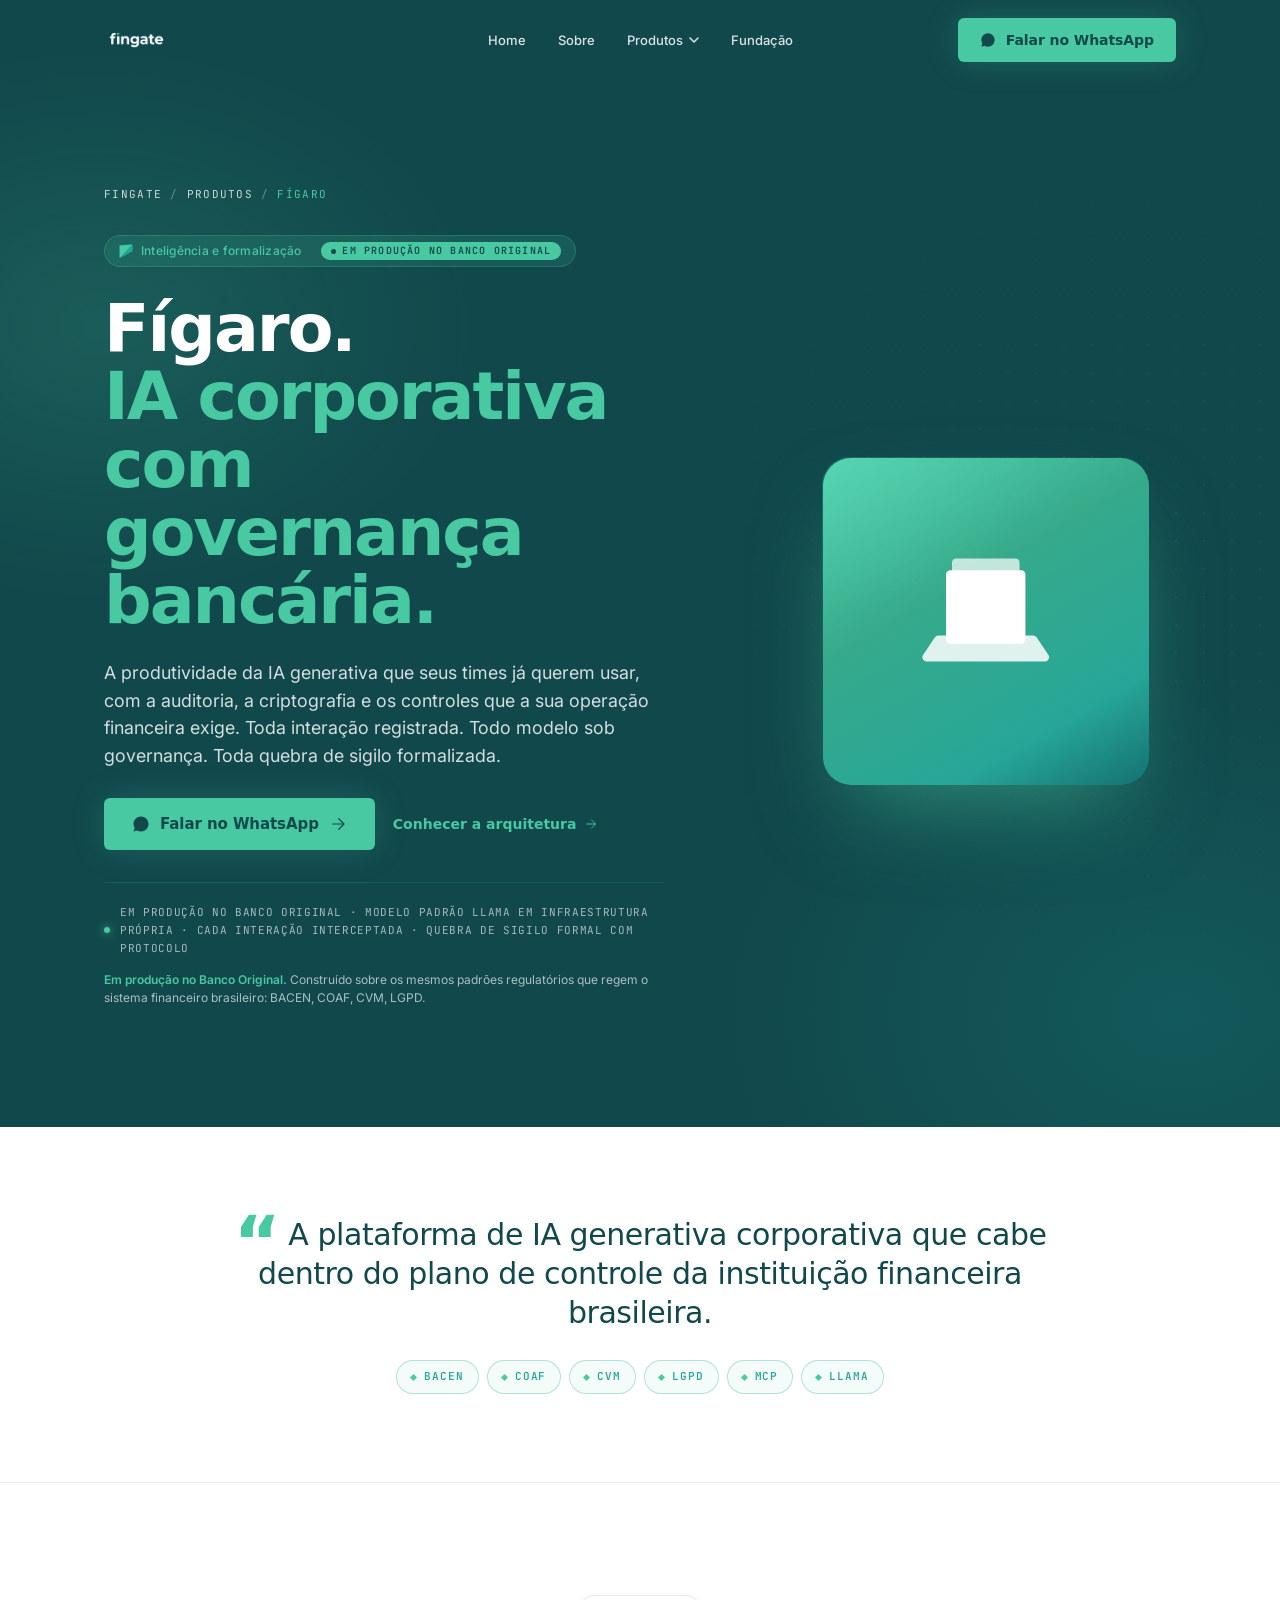
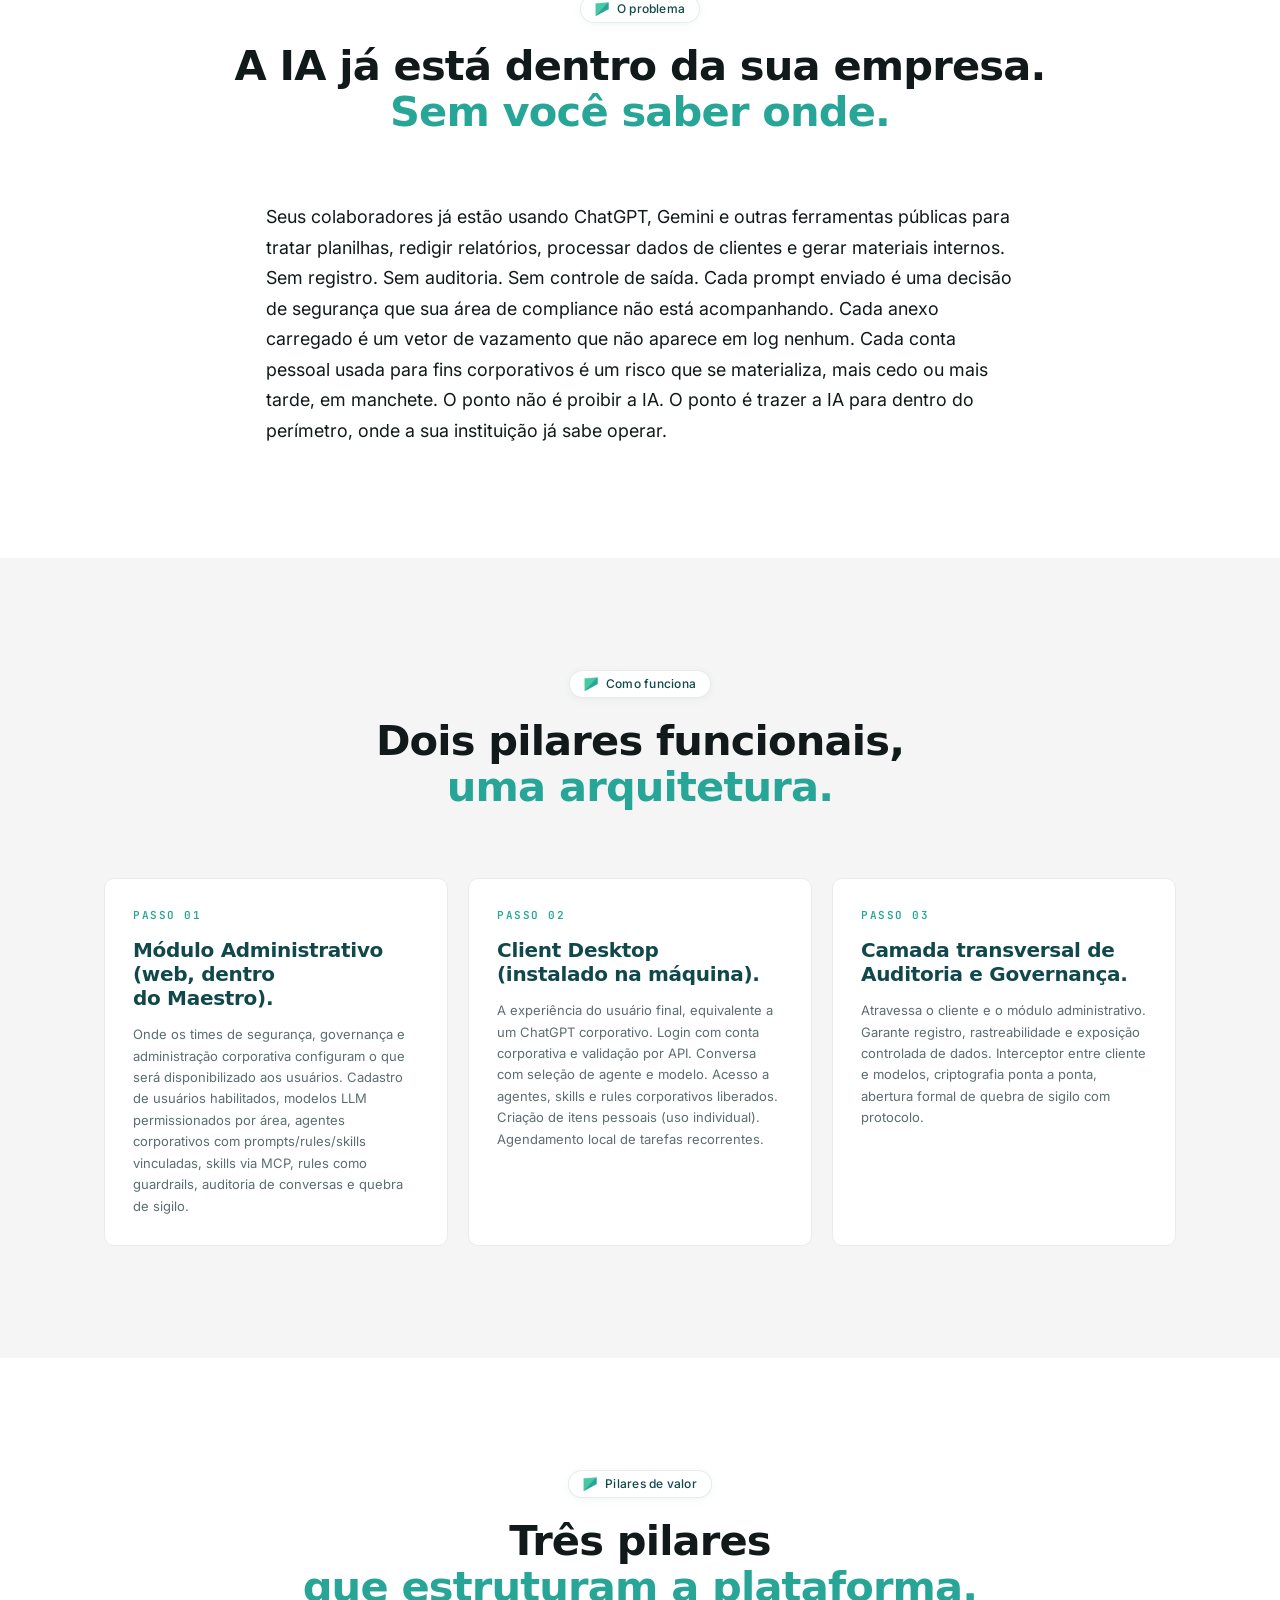
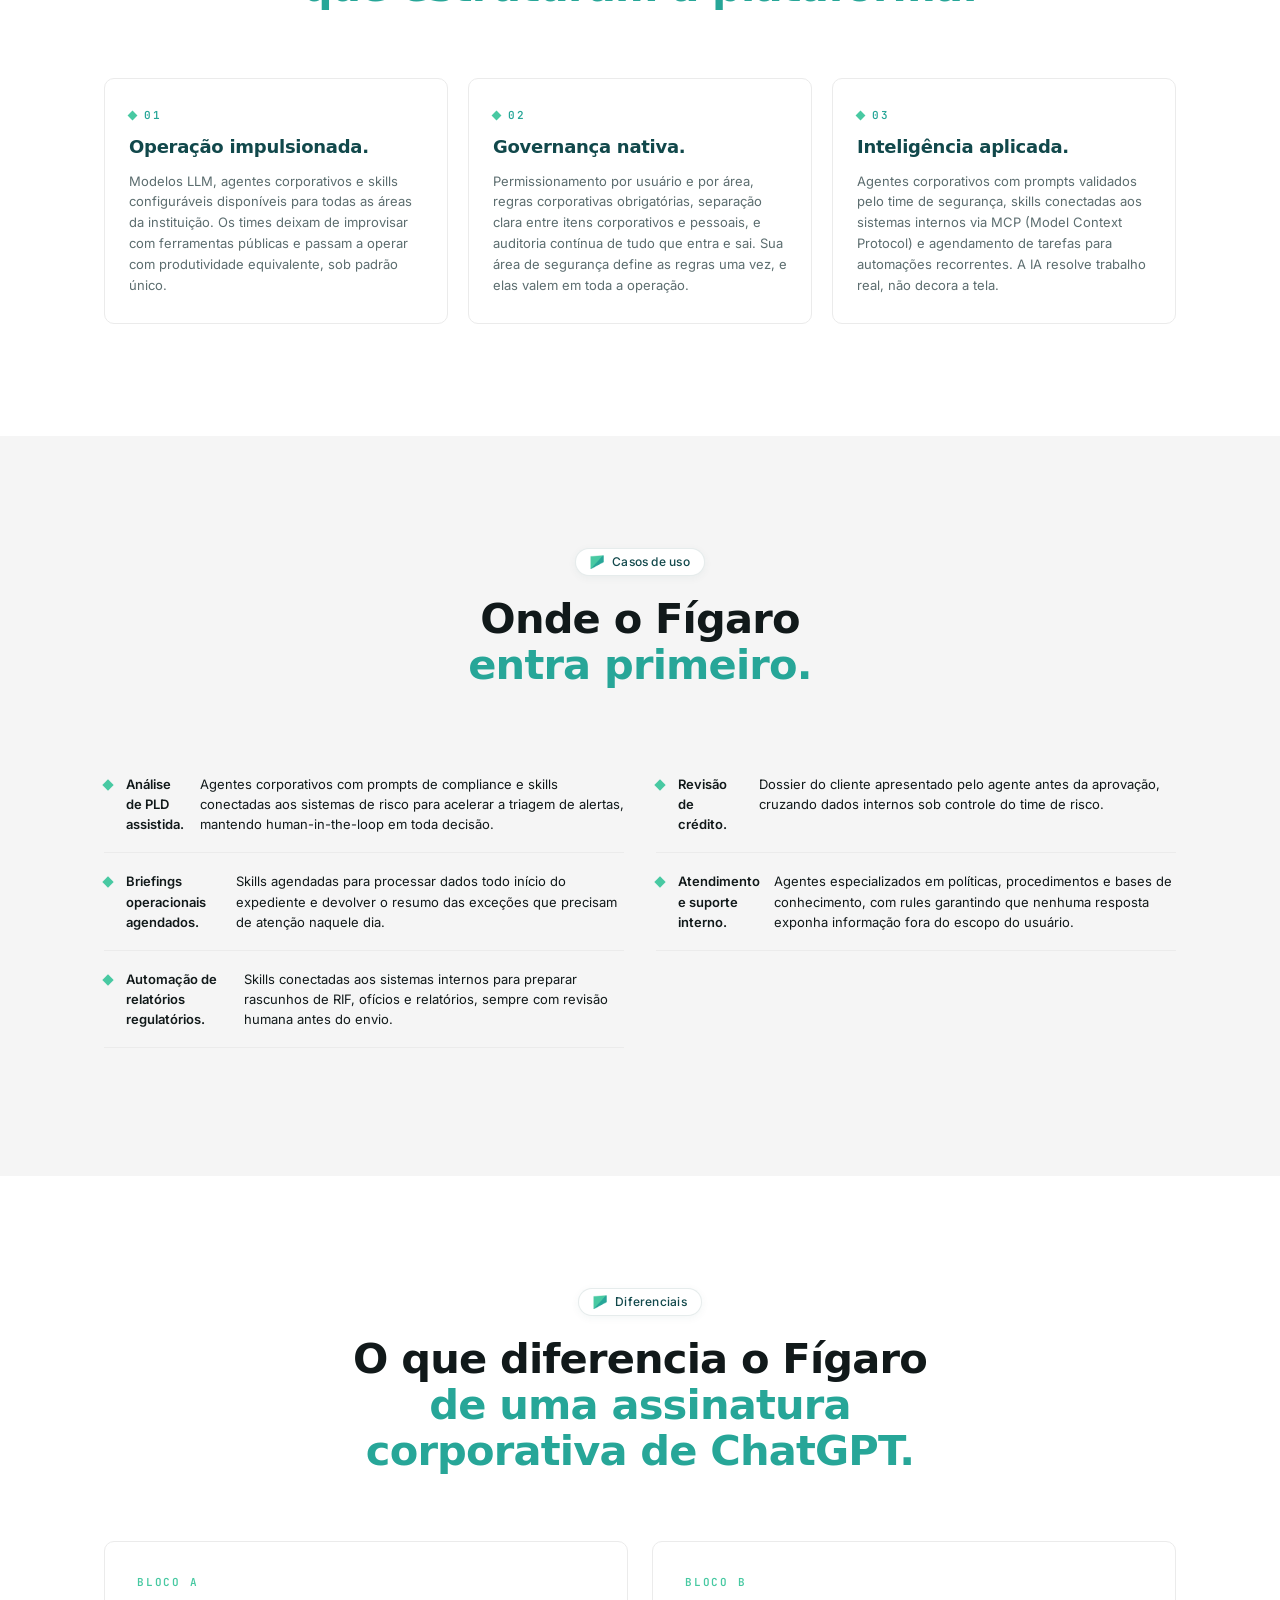
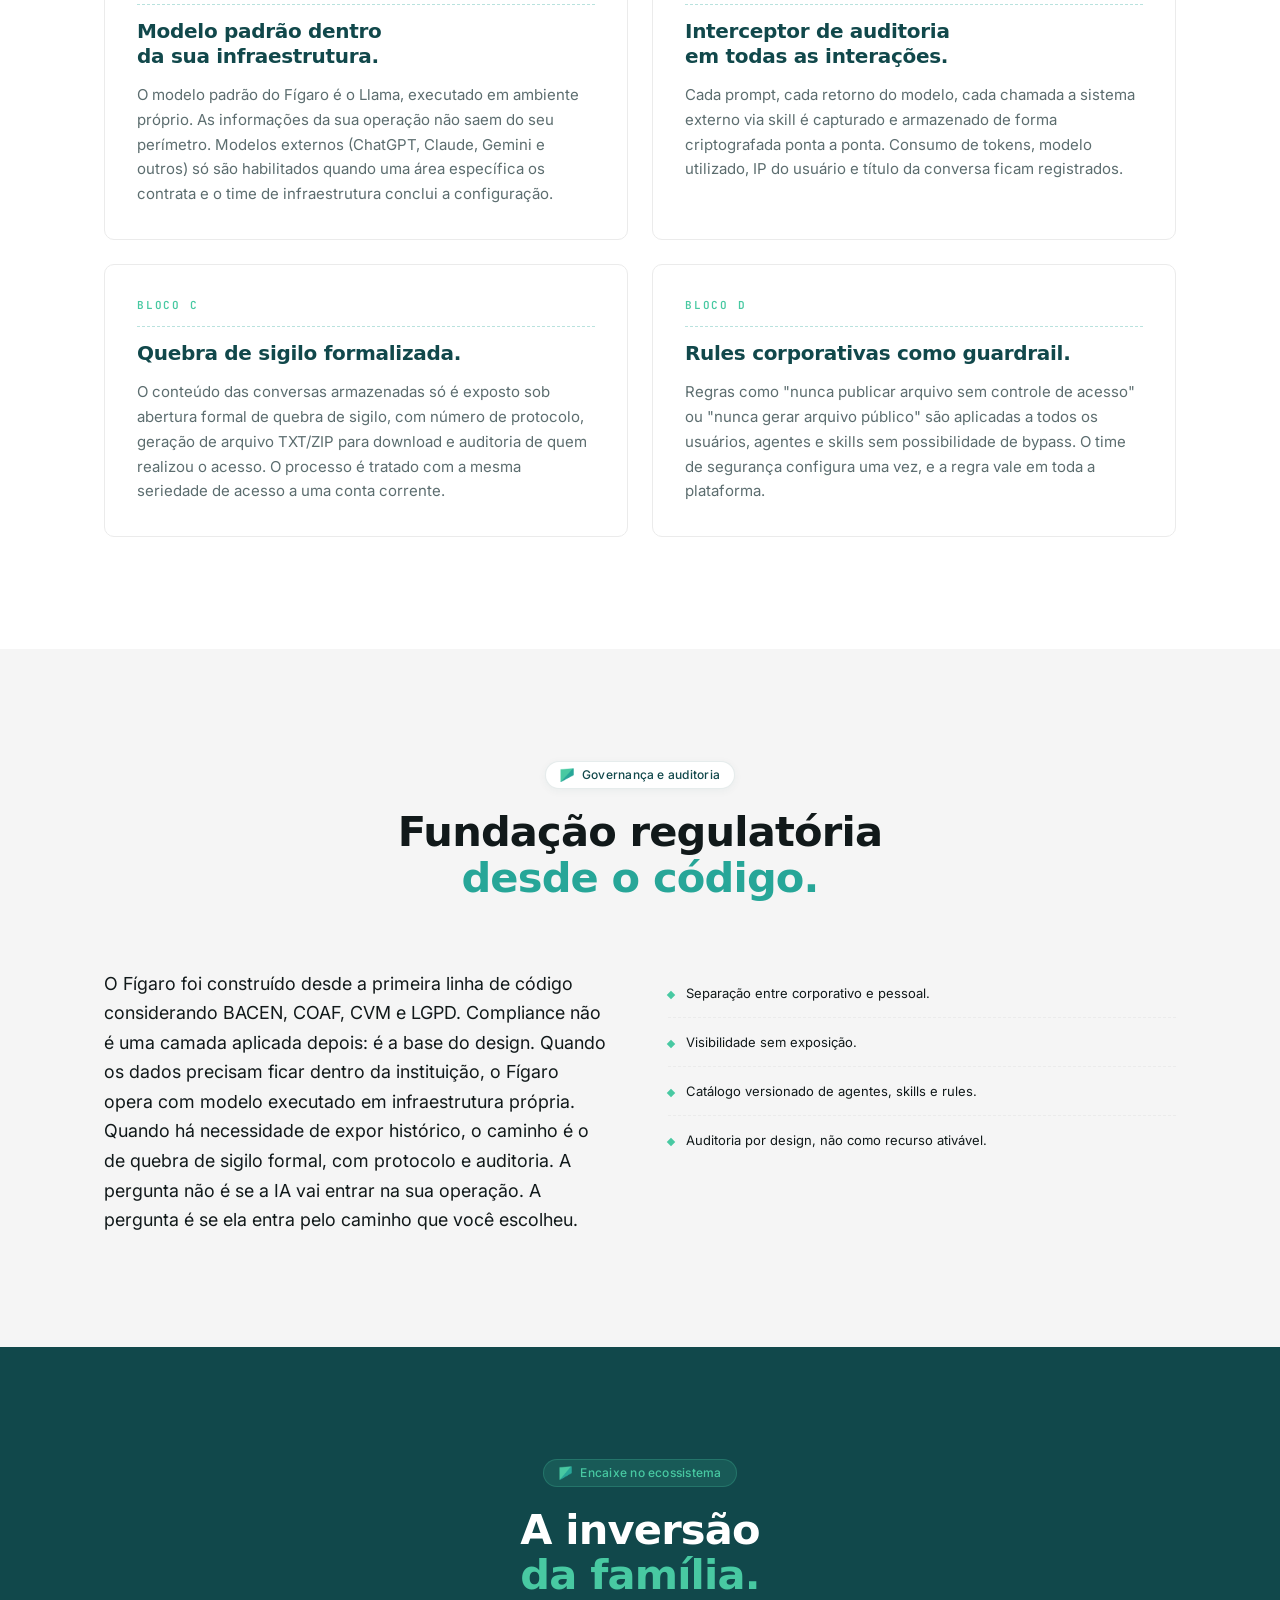
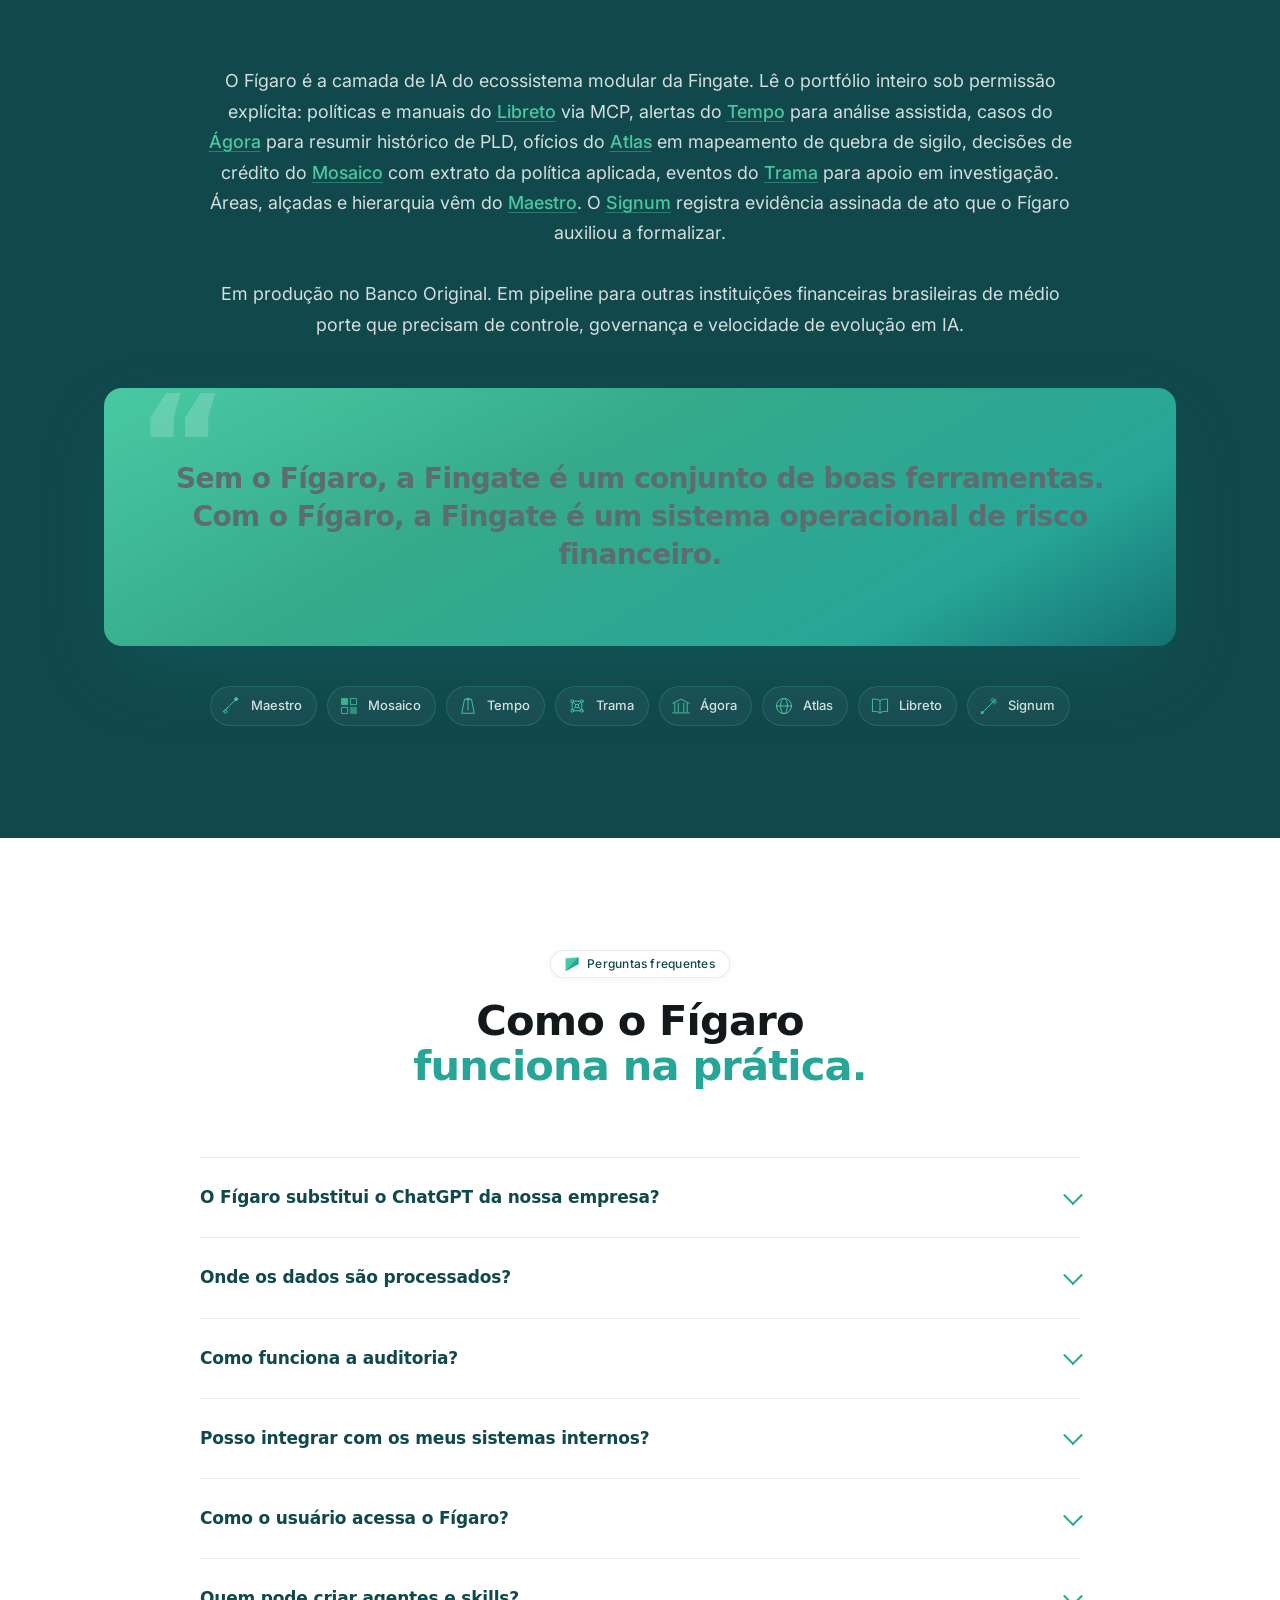
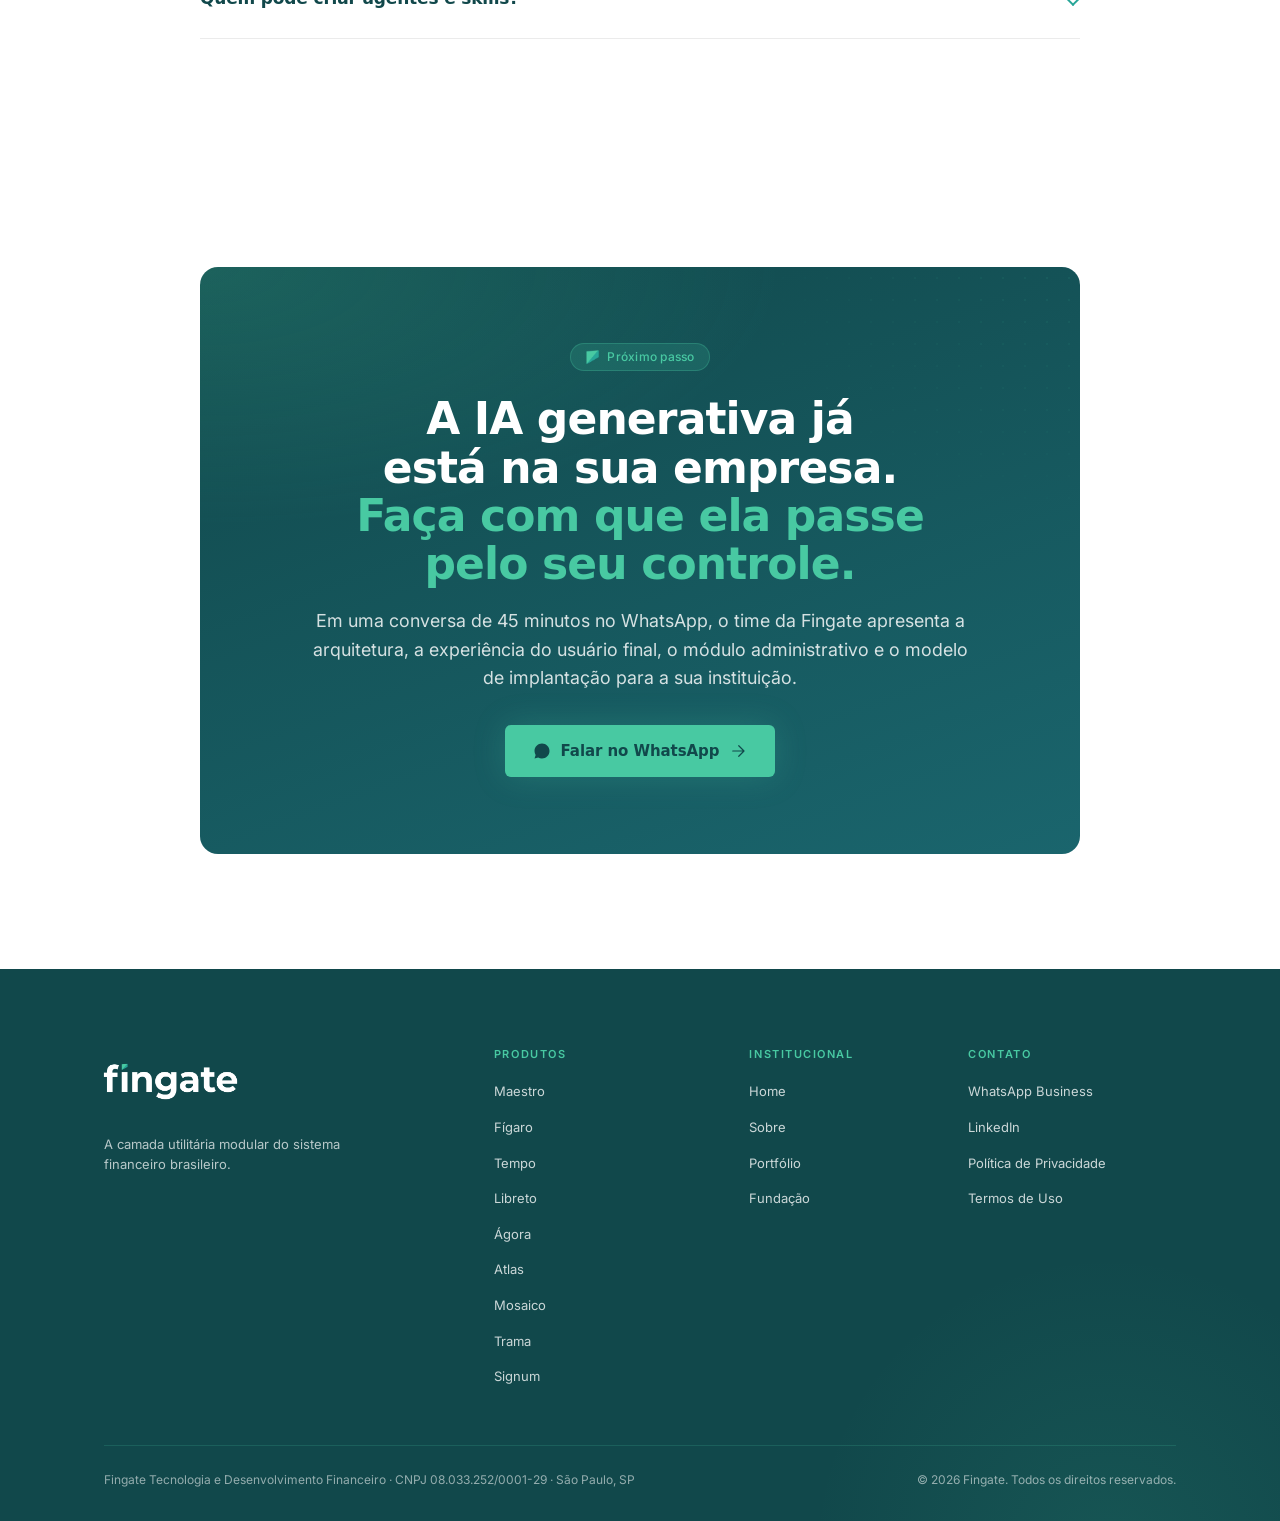
<file: produtos/figaro.html>
<!doctype html>
<html lang="pt-BR">
<head>
  <meta charset="UTF-8">
  <meta name="viewport" content="width=device-width, initial-scale=1.0">
  <title>Fígaro · IA corporativa com governança bancária. — Fingate</title>
  <meta name="description" content="Plataforma de IA generativa corporativa da Fingate. Lê o portfólio inteiro e atua sob permissão explícita. Em produção no Banco Original. BACEN, COAF, CVM, LGPD desde o código.">
  <link rel="canonical" href="https://fingate.com.br/produtos/figaro.html">

  <meta property="og:title" content="Fígaro · IA corporativa com governança bancária. — Fingate">
  <meta property="og:description" content="Plataforma de IA generativa corporativa da Fingate. Lê o portfólio inteiro e atua sob permissão explícita. Em produção no Banco Original. BACEN, COAF, CVM, LGPD desde o código.">
  <meta property="og:url" content="https://fingate.com.br/produtos/figaro.html">
  <meta property="og:type" content="website">
  <meta property="og:locale" content="pt_BR">
  <meta name="twitter:card" content="summary_large_image">

  <link rel="icon" type="image/png" href="../assets/images/gema-full-color.png">

  <link rel="stylesheet" href="../css/main.css">
  <link rel="stylesheet" href="../css/produto.css">

  <script type="application/ld+json">{"@context":"https://schema.org","@type":"Product","name":"Fígaro","url":"https://fingate.com.br/produtos/figaro.html","description":"Plataforma de IA generativa corporativa da Fingate. Lê o portfólio inteiro e atua sob permissão explícita. Em produção no Banco Original. BACEN, COAF, CVM, LGPD desde o código.","category":"Inteligência e formalização","brand":{"@type":"Brand","name":"Fingate"},"manufacturer":{"@type":"Organization","name":"Fingate Tecnologia e Desenvolvimento Financeiro","url":"https://fingate.com.br"},"audience":{"@type":"Audience","audienceType":"CTO, CISO, Head de IA, CEO, CFO e Head de Inovação de instituições financeiras"}}</script>
  <script type="application/ld+json">{"@context":"https://schema.org","@type":"BreadcrumbList","itemListElement":[{"@type":"ListItem","position":1,"name":"Fingate","item":"https://fingate.com.br/"},{"@type":"ListItem","position":2,"name":"Produtos","item":"https://fingate.com.br/produtos"},{"@type":"ListItem","position":3,"name":"Fígaro"}]}</script>
</head>
<body data-screen-label="Fígaro">


  <svg width="0" height="0" style="position:absolute" aria-hidden="true">
    <defs>
      <symbol id="i-arrow" viewBox="0 0 24 24" fill="none" stroke="currentColor" stroke-width="1.6" stroke-linecap="round" stroke-linejoin="round">
        <path d="M5 12h14M13 5l7 7-7 7"/>
      </symbol>
      <symbol id="i-wa" viewBox="0 0 24 24" fill="currentColor">
        <path d="M17.5 14.4c-.3-.15-1.7-.85-2-.95-.25-.1-.45-.15-.65.15-.2.3-.75.95-.9 1.15-.15.2-.35.2-.65.05-.3-.15-1.25-.46-2.4-1.48-.9-.8-1.5-1.78-1.67-2.08-.18-.3-.02-.46.13-.6.13-.13.3-.35.45-.52.15-.18.2-.3.3-.5.1-.2.05-.38-.02-.53-.07-.15-.65-1.6-.9-2.2-.24-.57-.48-.5-.65-.5l-.55-.02c-.18 0-.5.08-.75.38-.25.3-1 1-1 2.43s1.03 2.82 1.18 3c.15.2 2.03 3.1 4.92 4.34 1.78.76 2.45.83 3.33.7.53-.07 1.7-.7 1.95-1.37.24-.67.24-1.25.17-1.37-.08-.13-.27-.2-.57-.35zM12 2C6.5 2 2 6.5 2 12c0 1.95.56 3.77 1.52 5.31L2.05 22l4.83-1.27A9.95 9.95 0 0 0 12 22c5.5 0 10-4.5 10-10S17.5 2 12 2z"/>
      </symbol>
      <symbol id="p-maestro" viewBox="0 0 32 32" fill="none" stroke="currentColor" stroke-width="1.4" stroke-linecap="round" stroke-linejoin="round">
        <path d="M6 22 L20 8"/>
        <circle cx="22" cy="6" r="2.2" fill="currentColor"/>
        <path d="M4 24c0 1.5 1 2.4 2.4 2.4S8.8 25.5 8.8 24 7.8 21.6 6.4 21.6 4 22.5 4 24z"/>
        <path d="M10 18l-4 4"/>
      </symbol>
      <symbol id="p-figaro" viewBox="0 0 32 32" fill="none" stroke="currentColor" stroke-width="1.4" stroke-linejoin="round">
        <path d="M6 22h20l-2-3H8z" fill="currentColor" opacity="0.85"/>
        <path d="M10 19V8h12v11z" fill="currentColor"/>
        <path d="M11 6h10v2H11z" fill="currentColor" opacity="0.7"/>
      </symbol>
      <symbol id="p-tempo" viewBox="0 0 32 32" fill="none" stroke="currentColor" stroke-width="1.4" stroke-linecap="round" stroke-linejoin="round">
        <path d="M7 26L11 6h10l4 20z"/>
        <path d="M16 22V8"/>
        <circle cx="16" cy="6" r="1.5" fill="currentColor"/>
      </symbol>
      <symbol id="p-libreto" viewBox="0 0 32 32" fill="none" stroke="currentColor" stroke-width="1.4" stroke-linecap="round" stroke-linejoin="round">
        <path d="M16 8C13 6 9 5.5 5 6v18c4-.5 8 0 11 2"/>
        <path d="M16 8c3-2 7-2.5 11-2v18c-4-.5-8 0-11 2"/>
        <path d="M16 8v18"/>
      </symbol>
      <symbol id="p-agora" viewBox="0 0 32 32" fill="none" stroke="currentColor" stroke-width="1.4" stroke-linecap="round" stroke-linejoin="round">
        <path d="M4 12l12-6 12 6"/>
        <path d="M7 12v12M12 12v12M20 12v12M25 12v12"/>
        <path d="M4 26h24"/>
      </symbol>
      <symbol id="p-atlas" viewBox="0 0 32 32" fill="none" stroke="currentColor" stroke-width="1.4" stroke-linecap="round">
        <circle cx="16" cy="16" r="11"/>
        <ellipse cx="16" cy="16" rx="5" ry="11"/>
        <path d="M5 16h22"/>
      </symbol>
      <symbol id="p-mosaico" viewBox="0 0 32 32" fill="none" stroke="currentColor" stroke-width="1.2" stroke-linejoin="round">
        <rect x="5" y="5" width="9" height="9" fill="currentColor" opacity="0.85"/>
        <rect x="18" y="5" width="9" height="9"/>
        <rect x="5" y="18" width="9" height="9"/>
        <rect x="18" y="18" width="9" height="9" fill="currentColor" opacity="0.55"/>
      </symbol>
      <symbol id="p-trama" viewBox="0 0 32 32" fill="none" stroke="currentColor" stroke-width="1.4" stroke-linecap="round">
        <circle cx="9" cy="9" r="2"/>
        <circle cx="23" cy="9" r="2"/>
        <circle cx="9" cy="23" r="2"/>
        <circle cx="23" cy="23" r="2"/>
        <circle cx="16" cy="16" r="2.5"/>
        <path d="M11 9h10M11 23h10M9 11v10M23 11v10M11 11l3 3M21 11l-3 3M11 21l3-3M21 21l-3-3"/>
      </symbol>
      <symbol id="p-signum" viewBox="0 0 32 32" fill="none" stroke="currentColor" stroke-width="1.4" stroke-linecap="round" stroke-linejoin="round">
        <path d="M6 26L26 6"/>
        <path d="M22 4l6 6-4 4-6-6z" fill="currentColor" opacity="0.4"/>
        <path d="M5 27l3-1-2-2z" fill="currentColor"/>
      </symbol>
    </defs>
  </svg>



  <header class="site-header" role="banner">
    <div class="site-header__inner">
      <a href="../index.html" class="site-header__logo" aria-label="Fingate, página inicial">
        <img class="logo--dark" src="../assets/images/fingate-principal.png" alt="Fingate">
        <img class="logo--light" src="../assets/images/fingate-fundo-escuro.png" alt="Fingate">
      </a>
      <nav class="site-header__nav" aria-label="Principal">
        <a href="../index.html">Home</a>
        <a href="../sobre/index.html">Sobre</a>
        <div class="nav-mega">
          <button class="nav-mega__trigger is-active" aria-haspopup="true" aria-expanded="false" aria-controls="produtos-mega">
            Produtos
            <svg width="10" height="6" viewBox="0 0 10 6" fill="none" aria-hidden="true"><path d="M1 1l4 4 4-4" stroke="currentColor" stroke-width="1.5" stroke-linecap="round" stroke-linejoin="round"/></svg>
          </button>
          <div class="nav-mega__panel" id="produtos-mega" role="menu">
            <div class="nav-mega__inner">
              <a class="nav-mega__feature is-active" href="figaro.html" aria-current="page">
                <span class="nav-mega__feature-thumb" aria-hidden="true">
                  <svg viewBox="0 0 32 32"><use href="#p-figaro"/></svg>
                </span>
                <span class="nav-mega__feature-body">
                  <span class="nav-mega__feature-title">Fígaro</span>
                  <span class="nav-mega__feature-desc">Agente de IA, co-piloto de inteligência financeira. Correlaciona alertas e gera briefings.</span>
                  <span class="nav-mega__feature-cta">Saiba mais
                    <svg width="14" height="14" viewBox="0 0 14 14" fill="none" aria-hidden="true"><path d="M3 7h8M7 3l4 4-4 4" stroke="currentColor" stroke-width="1.5" stroke-linecap="round" stroke-linejoin="round"/></svg>
                  </span>
                </span>
              </a>
              <div class="nav-mega__cols">
                <div class="nav-mega__col">
                  <div class="nav-mega__label">Governança e decisão</div>
                  <a class="nav-mega__item" href="maestro.html">
                    <span class="nav-mega__icon"><svg viewBox="0 0 32 32" aria-hidden="true"><use href="#p-maestro"/></svg></span>
                    <span class="nav-mega__txt">
                      <span class="nav-mega__name">Maestro</span>
                      <span class="nav-mega__desc">Orquestração de fluxos, alçadas e aprovações.</span>
                    </span>
                  </a>
                  <a class="nav-mega__item" href="mosaico.html">
                    <span class="nav-mega__icon"><svg viewBox="0 0 32 32" aria-hidden="true"><use href="#p-mosaico"/></svg></span>
                    <span class="nav-mega__txt">
                      <span class="nav-mega__name">Mosaico</span>
                      <span class="nav-mega__desc">Motor de crédito com policy-as-code.</span>
                    </span>
                  </a>
                </div>
                <div class="nav-mega__col">
                  <div class="nav-mega__label">Inteligência e formalização</div>
                  <a class="nav-mega__item" href="libreto.html">
                    <span class="nav-mega__icon"><svg viewBox="0 0 32 32" aria-hidden="true"><use href="#p-libreto"/></svg></span>
                    <span class="nav-mega__txt">
                      <span class="nav-mega__name">Libreto</span>
                      <span class="nav-mega__desc">Repositório e editor de documentação corporativa.</span>
                    </span>
                  </a>
                  <a class="nav-mega__item" href="signum.html">
                    <span class="nav-mega__icon"><svg viewBox="0 0 32 32" aria-hidden="true"><use href="#p-signum"/></svg></span>
                    <span class="nav-mega__txt">
                      <span class="nav-mega__name">Signum</span>
                      <span class="nav-mega__desc">Assinatura digital ICP-Brasil e LTA.</span>
                    </span>
                  </a>
                </div>
                <div class="nav-mega__col">
                  <div class="nav-mega__label">Monitoramento e antifraude</div>
                  <a class="nav-mega__item" href="tempo.html">
                    <span class="nav-mega__icon"><svg viewBox="0 0 32 32" aria-hidden="true"><use href="#p-tempo"/></svg></span>
                    <span class="nav-mega__txt">
                      <span class="nav-mega__name">Tempo</span>
                      <span class="nav-mega__desc">Monitoramento transacional com IA embarcada.</span>
                    </span>
                  </a>
                  <a class="nav-mega__item" href="trama.html">
                    <span class="nav-mega__icon"><svg viewBox="0 0 32 32" aria-hidden="true"><use href="#p-trama"/></svg></span>
                    <span class="nav-mega__txt">
                      <span class="nav-mega__name">Trama</span>
                      <span class="nav-mega__desc">Antifraude em grafo com camadas combinadas.</span>
                    </span>
                  </a>
                </div>
                <div class="nav-mega__col">
                  <div class="nav-mega__label">Compliance regulatório</div>
                  <a class="nav-mega__item" href="agora.html">
                    <span class="nav-mega__icon"><svg viewBox="0 0 32 32" aria-hidden="true"><use href="#p-agora"/></svg></span>
                    <span class="nav-mega__txt">
                      <span class="nav-mega__name">Ágora</span>
                      <span class="nav-mega__desc">PLD que termina em RIF, não em planilha.</span>
                    </span>
                  </a>
                  <a class="nav-mega__item" href="atlas.html">
                    <span class="nav-mega__icon"><svg viewBox="0 0 32 32" aria-hidden="true"><use href="#p-atlas"/></svg></span>
                    <span class="nav-mega__txt">
                      <span class="nav-mega__name">Atlas</span>
                      <span class="nav-mega__desc">Quebra de sigilo como processo, com hash retido.</span>
                    </span>
                  </a>
                </div>
              </div>
            </div>
            <div class="nav-mega__footer">
              <a href="index.html" class="nav-mega__cta">Ver portfólio completo
                <svg width="14" height="14" viewBox="0 0 14 14" fill="none" aria-hidden="true"><path d="M3 7h8M7 3l4 4-4 4" stroke="currentColor" stroke-width="1.5" stroke-linecap="round" stroke-linejoin="round"/></svg>
              </a>
              <a class="nav-mega__expert"
                 href="https://wa.me/5511936210224?text=Ol%C3%A1%2C%20vim%20pela%20p%C3%A1gina%20de%20produto%20no%20site%20da%20Fingate%20e%20quero%20conversar%20com%20a%20equipe."
                 target="_blank" rel="noopener noreferrer"
                 data-origin="header_mega_figaro">
                Fale com um especialista
                <svg width="14" height="14" viewBox="0 0 14 14" fill="none" aria-hidden="true"><path d="M3 7h8M7 3l4 4-4 4" stroke="currentColor" stroke-width="1.5" stroke-linecap="round" stroke-linejoin="round"/></svg>
              </a>
            </div>
          </div>
        </div>
        <a href="../fundacao/index.html">Fundação</a>
      </nav>
      <a class="btn site-header__cta"
         href="https://wa.me/5511936210224?text=Ol%C3%A1%2C%20vim%20pelo%20site%20da%20Fingate%20e%20quero%20conversar%20com%20a%20equipe."
         target="_blank" rel="noopener noreferrer"
         data-origin="header_figaro">
        <svg aria-hidden="true"><use href="#i-wa"/></svg>
        Falar no WhatsApp
      </a>
      <button class="menu-toggle" aria-label="Abrir menu" aria-expanded="false"><span></span></button>
    </div>
    <div class="mobile-menu" aria-hidden="true">
      <a href="../index.html">Home</a>
      <a href="../sobre/index.html">Sobre</a>
      <a href="index.html" class="is-active">Produtos</a>
      <a href="../fundacao/index.html">Fundação</a>
      <a class="btn"
         href="https://wa.me/5511936210224?text=Ol%C3%A1%2C%20vim%20pelo%20site%20da%20Fingate%20e%20quero%20conversar%20com%20a%20equipe."
         target="_blank" rel="noopener noreferrer"
         data-origin="header_mobile_figaro">
        <svg aria-hidden="true"><use href="#i-wa"/></svg>
        Falar no WhatsApp
      </a>
    </div>
  </header>

  <main>

    <!-- ====================================================== -->
    <!-- §1 HERO                                                -->
    <!-- ====================================================== -->
    <section class="prod-hero prod-hero--figaro" aria-labelledby="hero-headline" data-screen-label="01 Hero">
      <nav class="prod-crumb" aria-label="Trilha">
        <a href="../index.html">Fingate</a>
        <span class="sep">/</span>
        <a href="index.html">Produtos</a>
        <span class="sep">/</span>
        <span aria-current="page">Fígaro</span>
      </nav>
      <div class="prod-hero__inner">
        <div class="prod-hero__copy">
          <span class="pill">
            <img class="pill-gem" src="../assets/images/gema-full-color.png" alt="" aria-hidden="true">
            Inteligência e formalização
            <span class="prod-status prod-status--live">Em produção no Banco Original</span>
          </span>
          <h1 id="hero-headline">Fígaro.<span class="accent">IA corporativa com governança bancária.</span></h1>
          <p class="prod-hero__lead">A produtividade da IA generativa que seus times já querem usar, com a auditoria, a criptografia e os controles que a sua operação financeira exige. Toda interação registrada. Todo modelo sob governança. Toda quebra de sigilo formalizada.</p>
          <div class="prod-hero__ctas">
            <a class="btn btn--menta"
               href="https://wa.me/5511936210224?text=Ol%C3%A1%2C%20vim%20pela%20p%C3%A1gina%20do%20F%C3%ADgaro%20no%20site%20da%20Fingate%20e%20quero%20agendar%20uma%20demonstra%C3%A7%C3%A3o%20executiva."
               target="_blank" rel="noopener noreferrer"
               data-origin="produto_figaro">
              <svg aria-hidden="true"><use href="#i-wa"/></svg>
              Falar no WhatsApp
              <svg class="icon" aria-hidden="true"><use href="#i-arrow"/></svg>
            </a>
            <a class="link-secondary" href="#diferenciais">
              Conhecer a arquitetura
              <svg aria-hidden="true"><use href="#i-arrow"/></svg>
            </a>
          </div>
          <div class="prod-hero__micro">Em produção no Banco Original · Modelo padrão Llama em infraestrutura própria · Cada interação interceptada · Quebra de sigilo formal com protocolo</div>
          <p class="prod-hero__selo"><strong>Em produção no Banco Original.</strong> Construído sobre os mesmos padrões regulatórios que regem o sistema financeiro brasileiro: BACEN, COAF, CVM, LGPD.</p>
        </div>
        <div class="prod-hero__visual" aria-hidden="true">
          <div class="prod-hero__icon">
            <svg viewBox="0 0 32 32"><use href="#p-figaro"/></svg>
          </div>
        </div>
      </div>
    </section>

    <!-- ====================================================== -->
    <!-- §2 CREDIBILITY BAND                                    -->
    <!-- ====================================================== -->
    <section class="prod-band" aria-label="Faixa de credibilidade" data-screen-label="02 Credibilidade">
      <div class="prod-band__inner">
        <p class="prod-band__quote">A plataforma de IA generativa corporativa que cabe dentro do plano de controle da instituição financeira brasileira.</p>
        <ul class="prod-band__tags"><li>BACEN</li><li>COAF</li><li>CVM</li><li>LGPD</li><li>MCP</li><li>Llama</li></ul>
        
      </div>
    </section>

    <!-- ====================================================== -->
    <!-- §3 PROBLEM                                              -->
    <!-- ====================================================== -->
    <section class="prod-sec prod-sec--light" aria-labelledby="problem-headline" data-screen-label="03 O problema">
      <div class="container">
        <header class="prod-sec__head">
          <span class="pill">
            <img class="pill-gem" src="../assets/images/gema-full-color.png" alt="" aria-hidden="true">
            O problema
          </span>
          <h2 id="problem-headline">A IA já está dentro da sua empresa.<span class="accent">Sem você saber onde.</span></h2>
        </header>
        <p style="max-width:68ch;margin:0 auto;font-size:var(--fs-lead);line-height:1.7;color:var(--cinza-700);text-align:left;">Seus colaboradores já estão usando ChatGPT, Gemini e outras ferramentas públicas para tratar planilhas, redigir relatórios, processar dados de clientes e gerar materiais internos. Sem registro. Sem auditoria. Sem controle de saída. Cada prompt enviado é uma decisão de segurança que sua área de compliance não está acompanhando. Cada anexo carregado é um vetor de vazamento que não aparece em log nenhum. Cada conta pessoal usada para fins corporativos é um risco que se materializa, mais cedo ou mais tarde, em manchete. O ponto não é proibir a IA. O ponto é trazer a IA para dentro do perímetro, onde a sua instituição já sabe operar.</p>
      </div>
    </section>

    <!-- ====================================================== -->
    <!-- §4 HOW IT WORKS                                         -->
    <!-- ====================================================== -->
    <section class="prod-sec prod-sec--gray" aria-labelledby="how-headline" data-screen-label="04 Como funciona">
      <div class="container">
        <header class="prod-sec__head">
          <span class="pill">
            <img class="pill-gem" src="../assets/images/gema-full-color.png" alt="" aria-hidden="true">
            Como funciona
          </span>
          <h2 id="how-headline">Dois pilares funcionais,<span class="accent">uma arquitetura.</span></h2>
        </header>
        <div class="prod-steps">
          <article class="prod-step">
            <span class="prod-step__num"></span>
            <h3>Módulo Administrativo (web, dentro do Maestro).</h3>
            <p>Onde os times de segurança, governança e administração corporativa configuram o que será disponibilizado aos usuários. Cadastro de usuários habilitados, modelos LLM permissionados por área, agentes corporativos com prompts/rules/skills vinculadas, skills via MCP, rules como guardrails, auditoria de conversas e quebra de sigilo.</p>
          </article><article class="prod-step">
            <span class="prod-step__num"></span>
            <h3>Client Desktop (instalado na máquina).</h3>
            <p>A experiência do usuário final, equivalente a um ChatGPT corporativo. Login com conta corporativa e validação por API. Conversa com seleção de agente e modelo. Acesso a agentes, skills e rules corporativos liberados. Criação de itens pessoais (uso individual). Agendamento local de tarefas recorrentes.</p>
          </article><article class="prod-step">
            <span class="prod-step__num"></span>
            <h3>Camada transversal de Auditoria e Governança.</h3>
            <p>Atravessa o cliente e o módulo administrativo. Garante registro, rastreabilidade e exposição controlada de dados. Interceptor entre cliente e modelos, criptografia ponta a ponta, abertura formal de quebra de sigilo com protocolo.</p>
          </article>
        </div>
      </div>
    </section>

    <!-- ====================================================== -->
    <!-- §5 PILLARS                                              -->
    <!-- ====================================================== -->
    <section class="prod-sec prod-sec--light" aria-labelledby="pillars-headline" data-screen-label="05 Pilares">
      <div class="container">
        <header class="prod-sec__head">
          <span class="pill">
            <img class="pill-gem" src="../assets/images/gema-full-color.png" alt="" aria-hidden="true">
            Pilares de valor
          </span>
          <h2 id="pillars-headline">Três pilares<span class="accent">que estruturam a plataforma.</span></h2>
        </header>
        <div class="prod-pillars prod-pillars--three">
          <article class="prod-pillar">
            <span class="prod-pillar__tag">01</span>
            <h3>Operação impulsionada.</h3>
            <p>Modelos LLM, agentes corporativos e skills configuráveis disponíveis para todas as áreas da instituição. Os times deixam de improvisar com ferramentas públicas e passam a operar com produtividade equivalente, sob padrão único.</p>
          </article><article class="prod-pillar">
            <span class="prod-pillar__tag">02</span>
            <h3>Governança nativa.</h3>
            <p>Permissionamento por usuário e por área, regras corporativas obrigatórias, separação clara entre itens corporativos e pessoais, e auditoria contínua de tudo que entra e sai. Sua área de segurança define as regras uma vez, e elas valem em toda a operação.</p>
          </article><article class="prod-pillar">
            <span class="prod-pillar__tag">03</span>
            <h3>Inteligência aplicada.</h3>
            <p>Agentes corporativos com prompts validados pelo time de segurança, skills conectadas aos sistemas internos via MCP (Model Context Protocol) e agendamento de tarefas para automações recorrentes. A IA resolve trabalho real, não decora a tela.</p>
          </article>
        </div>
      </div>
    </section>

    <!-- ====================================================== -->
    <!-- §6 CASES OF USE                                         -->
    <!-- ====================================================== -->
    <section class="prod-sec prod-sec--gray" aria-labelledby="cases-headline" data-screen-label="06 Casos de uso">
      <div class="container">
        <header class="prod-sec__head">
          <span class="pill">
            <img class="pill-gem" src="../assets/images/gema-full-color.png" alt="" aria-hidden="true">
            Casos de uso
          </span>
          <h2 id="cases-headline">Onde o Fígaro<span class="accent">entra primeiro.</span></h2>
        </header>
        <ul class="prod-cases">
          <li><strong>Análise de PLD assistida.</strong> Agentes corporativos com prompts de compliance e skills conectadas aos sistemas de risco para acelerar a triagem de alertas, mantendo human-in-the-loop em toda decisão.</li><li><strong>Revisão de crédito.</strong> Dossier do cliente apresentado pelo agente antes da aprovação, cruzando dados internos sob controle do time de risco.</li><li><strong>Briefings operacionais agendados.</strong> Skills agendadas para processar dados todo início do expediente e devolver o resumo das exceções que precisam de atenção naquele dia.</li><li><strong>Atendimento e suporte interno.</strong> Agentes especializados em políticas, procedimentos e bases de conhecimento, com rules garantindo que nenhuma resposta exponha informação fora do escopo do usuário.</li><li><strong>Automação de relatórios regulatórios.</strong> Skills conectadas aos sistemas internos para preparar rascunhos de RIF, ofícios e relatórios, sempre com revisão humana antes do envio.</li>
        </ul>
      </div>
    </section>

    <!-- ====================================================== -->
    <!-- §7 DIFFERENTIALS                                        -->
    <!-- ====================================================== -->
    <section id="diferenciais" class="prod-sec prod-sec--light" aria-labelledby="diff-headline" data-screen-label="07 Diferenciais">
      <div class="container">
        <header class="prod-sec__head">
          <span class="pill">
            <img class="pill-gem" src="../assets/images/gema-full-color.png" alt="" aria-hidden="true">
            Diferenciais
          </span>
          <h2 id="diff-headline">O que diferencia o Fígaro<span class="accent">de uma assinatura corporativa de ChatGPT.</span></h2>
        </header>
        <div class="prod-diff">
          <article class="prod-diff__block">
            <span class="prod-diff__tag">Bloco A</span>
            <h3>Modelo padrão dentro da sua infraestrutura.</h3>
            <p>O modelo padrão do Fígaro é o Llama, executado em ambiente próprio. As informações da sua operação não saem do seu perímetro. Modelos externos (ChatGPT, Claude, Gemini e outros) só são habilitados quando uma área específica os contrata e o time de infraestrutura conclui a configuração.</p>
          </article><article class="prod-diff__block">
            <span class="prod-diff__tag">Bloco B</span>
            <h3>Interceptor de auditoria em todas as interações.</h3>
            <p>Cada prompt, cada retorno do modelo, cada chamada a sistema externo via skill é capturado e armazenado de forma criptografada ponta a ponta. Consumo de tokens, modelo utilizado, IP do usuário e título da conversa ficam registrados.</p>
          </article><article class="prod-diff__block">
            <span class="prod-diff__tag">Bloco C</span>
            <h3>Quebra de sigilo formalizada.</h3>
            <p>O conteúdo das conversas armazenadas só é exposto sob abertura formal de quebra de sigilo, com número de protocolo, geração de arquivo TXT/ZIP para download e auditoria de quem realizou o acesso. O processo é tratado com a mesma seriedade de acesso a uma conta corrente.</p>
          </article><article class="prod-diff__block">
            <span class="prod-diff__tag">Bloco D</span>
            <h3>Rules corporativas como guardrail.</h3>
            <p>Regras como "nunca publicar arquivo sem controle de acesso" ou "nunca gerar arquivo público" são aplicadas a todos os usuários, agentes e skills sem possibilidade de bypass. O time de segurança configura uma vez, e a regra vale em toda a plataforma.</p>
          </article>
        </div>
      </div>
    </section>

    <!-- ====================================================== -->
    <!-- §8 GOVERNANCE                                           -->
    <!-- ====================================================== -->
    <section class="prod-sec prod-sec--gray" aria-labelledby="gov-headline" data-screen-label="08 Governança">
      <div class="container">
        <header class="prod-sec__head">
          <span class="pill">
            <img class="pill-gem" src="../assets/images/gema-full-color.png" alt="" aria-hidden="true">
            Governança e auditoria
          </span>
          <h2 id="gov-headline">Fundação regulatória<span class="accent">desde o código.</span></h2>
        </header>
        <div class="prod-gov">
          <p class="prod-gov__copy">O Fígaro foi construído desde a primeira linha de código considerando BACEN, COAF, CVM e LGPD. Compliance não é uma camada aplicada depois: é a base do design. Quando os dados precisam ficar dentro da instituição, o Fígaro opera com modelo executado em infraestrutura própria. Quando há necessidade de expor histórico, o caminho é o de quebra de sigilo formal, com protocolo e auditoria. A pergunta não é se a IA vai entrar na sua operação. A pergunta é se ela entra pelo caminho que você escolheu.</p>
          <ul class="prod-gov__list"><li>Separação entre corporativo e pessoal.</li><li>Visibilidade sem exposição.</li><li>Catálogo versionado de agentes, skills e rules.</li><li>Auditoria por design, não como recurso ativável.</li></ul>
        </div>
      </div>
    </section>

    <!-- ====================================================== -->
    <!-- §9 ECOSYSTEM (dark, anchor quote)                       -->
    <!-- ====================================================== -->
    <section class="prod-sec prod-sec--dark" aria-labelledby="eco-headline" data-screen-label="09 Ecossistema">
      <div class="container">
        <header class="prod-sec__head">
          <span class="pill pill--on-dark">
            <img class="pill-gem" src="../assets/images/gema-full-color.png" alt="" aria-hidden="true">
            Encaixe no ecossistema
          </span>
          <h2 id="eco-headline">A inversão<span class="accent">da família.</span></h2>
        </header>
        <p class="prod-eco__copy">O Fígaro é a camada de IA do ecossistema modular da Fingate. Lê o portfólio inteiro sob permissão explícita: políticas e manuais do <a href="libreto.html">Libreto</a> via MCP, alertas do <a href="tempo.html">Tempo</a> para análise assistida, casos do <a href="agora.html">Ágora</a> para resumir histórico de PLD, ofícios do <a href="atlas.html">Atlas</a> em mapeamento de quebra de sigilo, decisões de crédito do <a href="mosaico.html">Mosaico</a> com extrato da política aplicada, eventos do <a href="trama.html">Trama</a> para apoio em investigação. Áreas, alçadas e hierarquia vêm do <a href="maestro.html">Maestro</a>. O <a href="signum.html">Signum</a> registra evidência assinada de ato que o Fígaro auxiliou a formalizar.<br><br>Em produção no Banco Original. Em pipeline para outras instituições financeiras brasileiras de médio porte que precisam de controle, governança e velocidade de evolução em IA.</p>
        <blockquote class="prod-eco__quote prod-eco__quote--anchor">
          <p><strong>Sem o Fígaro</strong>, a Fingate é um conjunto de boas ferramentas.<br><strong>Com o Fígaro</strong>, a Fingate é um sistema operacional de risco financeiro.</p>
        </blockquote>
        <div class="prod-eco__chips" aria-label="Outros produtos da família">
    <a class="prod-eco__chip" href="maestro.html">
      <span class="prod-eco__chip-icon"><svg viewBox="0 0 32 32" aria-hidden="true"><use href="#p-maestro"/></svg></span>
      Maestro
    </a>
    <a class="prod-eco__chip" href="mosaico.html">
      <span class="prod-eco__chip-icon"><svg viewBox="0 0 32 32" aria-hidden="true"><use href="#p-mosaico"/></svg></span>
      Mosaico
    </a>
    <a class="prod-eco__chip" href="tempo.html">
      <span class="prod-eco__chip-icon"><svg viewBox="0 0 32 32" aria-hidden="true"><use href="#p-tempo"/></svg></span>
      Tempo
    </a>
    <a class="prod-eco__chip" href="trama.html">
      <span class="prod-eco__chip-icon"><svg viewBox="0 0 32 32" aria-hidden="true"><use href="#p-trama"/></svg></span>
      Trama
    </a>
    <a class="prod-eco__chip" href="agora.html">
      <span class="prod-eco__chip-icon"><svg viewBox="0 0 32 32" aria-hidden="true"><use href="#p-agora"/></svg></span>
      Ágora
    </a>
    <a class="prod-eco__chip" href="atlas.html">
      <span class="prod-eco__chip-icon"><svg viewBox="0 0 32 32" aria-hidden="true"><use href="#p-atlas"/></svg></span>
      Atlas
    </a>
    <a class="prod-eco__chip" href="libreto.html">
      <span class="prod-eco__chip-icon"><svg viewBox="0 0 32 32" aria-hidden="true"><use href="#p-libreto"/></svg></span>
      Libreto
    </a>
    <a class="prod-eco__chip" href="signum.html">
      <span class="prod-eco__chip-icon"><svg viewBox="0 0 32 32" aria-hidden="true"><use href="#p-signum"/></svg></span>
      Signum
    </a></div>
      </div>
    </section>

    <!-- ====================================================== -->
    <!-- §10 FAQ                                                 -->
    <!-- ====================================================== -->
    <section class="prod-sec prod-sec--light" aria-labelledby="faq-headline" data-screen-label="10 FAQ">
      <div class="container">
        <header class="prod-sec__head">
          <span class="pill">
            <img class="pill-gem" src="../assets/images/gema-full-color.png" alt="" aria-hidden="true">
            Perguntas frequentes
          </span>
          <h2 id="faq-headline">Como o Fígaro<span class="accent">funciona na prática.</span></h2>
        </header>
        <div class="prod-faq__list">
          <details class="prod-faq__item">
            <summary>O Fígaro substitui o ChatGPT da nossa empresa?</summary>
            <p>Substitui o uso descontrolado de ferramentas públicas por uma plataforma única, com governança e auditoria. Quando faz sentido manter modelos externos (ChatGPT, Claude, Gemini), o Fígaro os incorpora sob permissionamento por área.</p>
          </details><details class="prod-faq__item">
            <summary>Onde os dados são processados?</summary>
            <p>O modelo padrão é o Llama, executado em infraestrutura própria. Modelos externos só são acionados quando uma área os contrata e o time de infraestrutura realiza a configuração.</p>
          </details><details class="prod-faq__item">
            <summary>Como funciona a auditoria?</summary>
            <p>Toda interação é capturada por um interceptor entre o cliente e os modelos, e armazenada de forma criptografada. Administradores enxergam títulos de conversa, modelo, IP e consumo de tokens. O conteúdo só é exposto sob abertura formal de quebra de sigilo.</p>
          </details><details class="prod-faq__item">
            <summary>Posso integrar com os meus sistemas internos?</summary>
            <p>Sim. Skills corporativas são configuradas via MCP (Model Context Protocol) e podem se conectar a sistemas internos sob permissionamento por usuário ou área.</p>
          </details><details class="prod-faq__item">
            <summary>Como o usuário acessa o Fígaro?</summary>
            <p>Via aplicação desktop instalada na máquina do colaborador, com login pela conta corporativa e validação de habilitação por API. Sem cadastro ativo no módulo administrativo, o acesso ao cliente é bloqueado.</p>
          </details><details class="prod-faq__item">
            <summary>Quem pode criar agentes e skills?</summary>
            <p>Agentes, skills e rules corporativas são exclusivamente cadastrados pelo time de segurança no módulo administrativo. O usuário pode criar agentes, skills e rules pessoais para uso individual, sem possibilidade de compartilhamento.</p>
          </details>
        </div>
      </div>
    </section>

    <!-- ====================================================== -->
    <!-- §11 CTA FINAL                                           -->
    <!-- ====================================================== -->
    <section class="prod-cta" aria-labelledby="cta-headline" data-screen-label="11 CTA">
      <div class="container">
        <div class="prod-cta__inner">
          <span class="pill">
            <img class="pill-gem" src="../assets/images/gema-full-color.png" alt="" aria-hidden="true">
            Próximo passo
          </span>
          <h2 id="cta-headline">A IA generativa já está na sua empresa.<span class="accent">Faça com que ela passe pelo seu controle.</span></h2>
          <p>Em uma conversa de 45 minutos no WhatsApp, o time da Fingate apresenta a arquitetura, a experiência do usuário final, o módulo administrativo e o modelo de implantação para a sua instituição.</p>
          <a class="btn btn--menta"
             href="https://wa.me/5511936210224?text=Ol%C3%A1%2C%20vim%20pela%20p%C3%A1gina%20do%20F%C3%ADgaro%20no%20site%20da%20Fingate%20e%20quero%20agendar%20uma%20demonstra%C3%A7%C3%A3o%20executiva."
             target="_blank" rel="noopener noreferrer"
             data-origin="produto_figaro_cta">
            <svg aria-hidden="true"><use href="#i-wa"/></svg>
            Falar no WhatsApp
            <svg class="icon" aria-hidden="true"><use href="#i-arrow"/></svg>
          </a>
        </div>
      </div>
    </section>

  </main>


  <footer class="site-footer" role="contentinfo">
    <div class="container">
      <div class="site-footer__top">
        <div class="site-footer__brand">
          <img src="../assets/images/fingate-fundo-escuro.png" alt="Fingate">
          <p>A camada utilitária modular do sistema financeiro brasileiro.</p>
        </div>
        <div class="site-footer__col">
          <h4>Produtos</h4>
          <ul>
            <li><a href="maestro.html">Maestro</a></li>
            <li><a href="figaro.html" aria-current="page">Fígaro</a></li>
            <li><a href="tempo.html">Tempo</a></li>
            <li><a href="libreto.html">Libreto</a></li>
            <li><a href="agora.html">Ágora</a></li>
            <li><a href="atlas.html">Atlas</a></li>
            <li><a href="mosaico.html">Mosaico</a></li>
            <li><a href="trama.html">Trama</a></li>
            <li><a href="signum.html">Signum</a></li>
          </ul>
        </div>
        <div class="site-footer__col">
          <h4>Institucional</h4>
          <ul>
            <li><a href="../index.html">Home</a></li>
            <li><a href="../sobre/index.html">Sobre</a></li>
            <li><a href="index.html">Portfólio</a></li>
            <li><a href="../fundacao/index.html">Fundação</a></li>
          </ul>
        </div>
        <div class="site-footer__col">
          <h4>Contato</h4>
          <ul>
            <li>
              <a href="https://wa.me/5511936210224?text=Ol%C3%A1%2C%20vim%20pelo%20site%20da%20Fingate%20e%20quero%20conversar%20com%20a%20equipe."
                 target="_blank" rel="noopener noreferrer"
                 data-origin="footer_figaro">WhatsApp Business</a>
            </li>
            <li><a href="https://www.linkedin.com/company/fingate" target="_blank" rel="noopener noreferrer">LinkedIn</a></li>
            <li><a href="#">Política de Privacidade</a></li>
            <li><a href="#">Termos de Uso</a></li>
          </ul>
        </div>
      </div>
      <div class="site-footer__bottom">
        <span>Fingate Tecnologia e Desenvolvimento Financeiro · CNPJ 08.033.252/0001-29 · São Paulo, SP</span>
        <span>© 2026 Fingate. Todos os direitos reservados.</span>
      </div>
    </div>
  </footer>

  <script src="../js/main.js" defer></script>
</body>
</html>
</file>
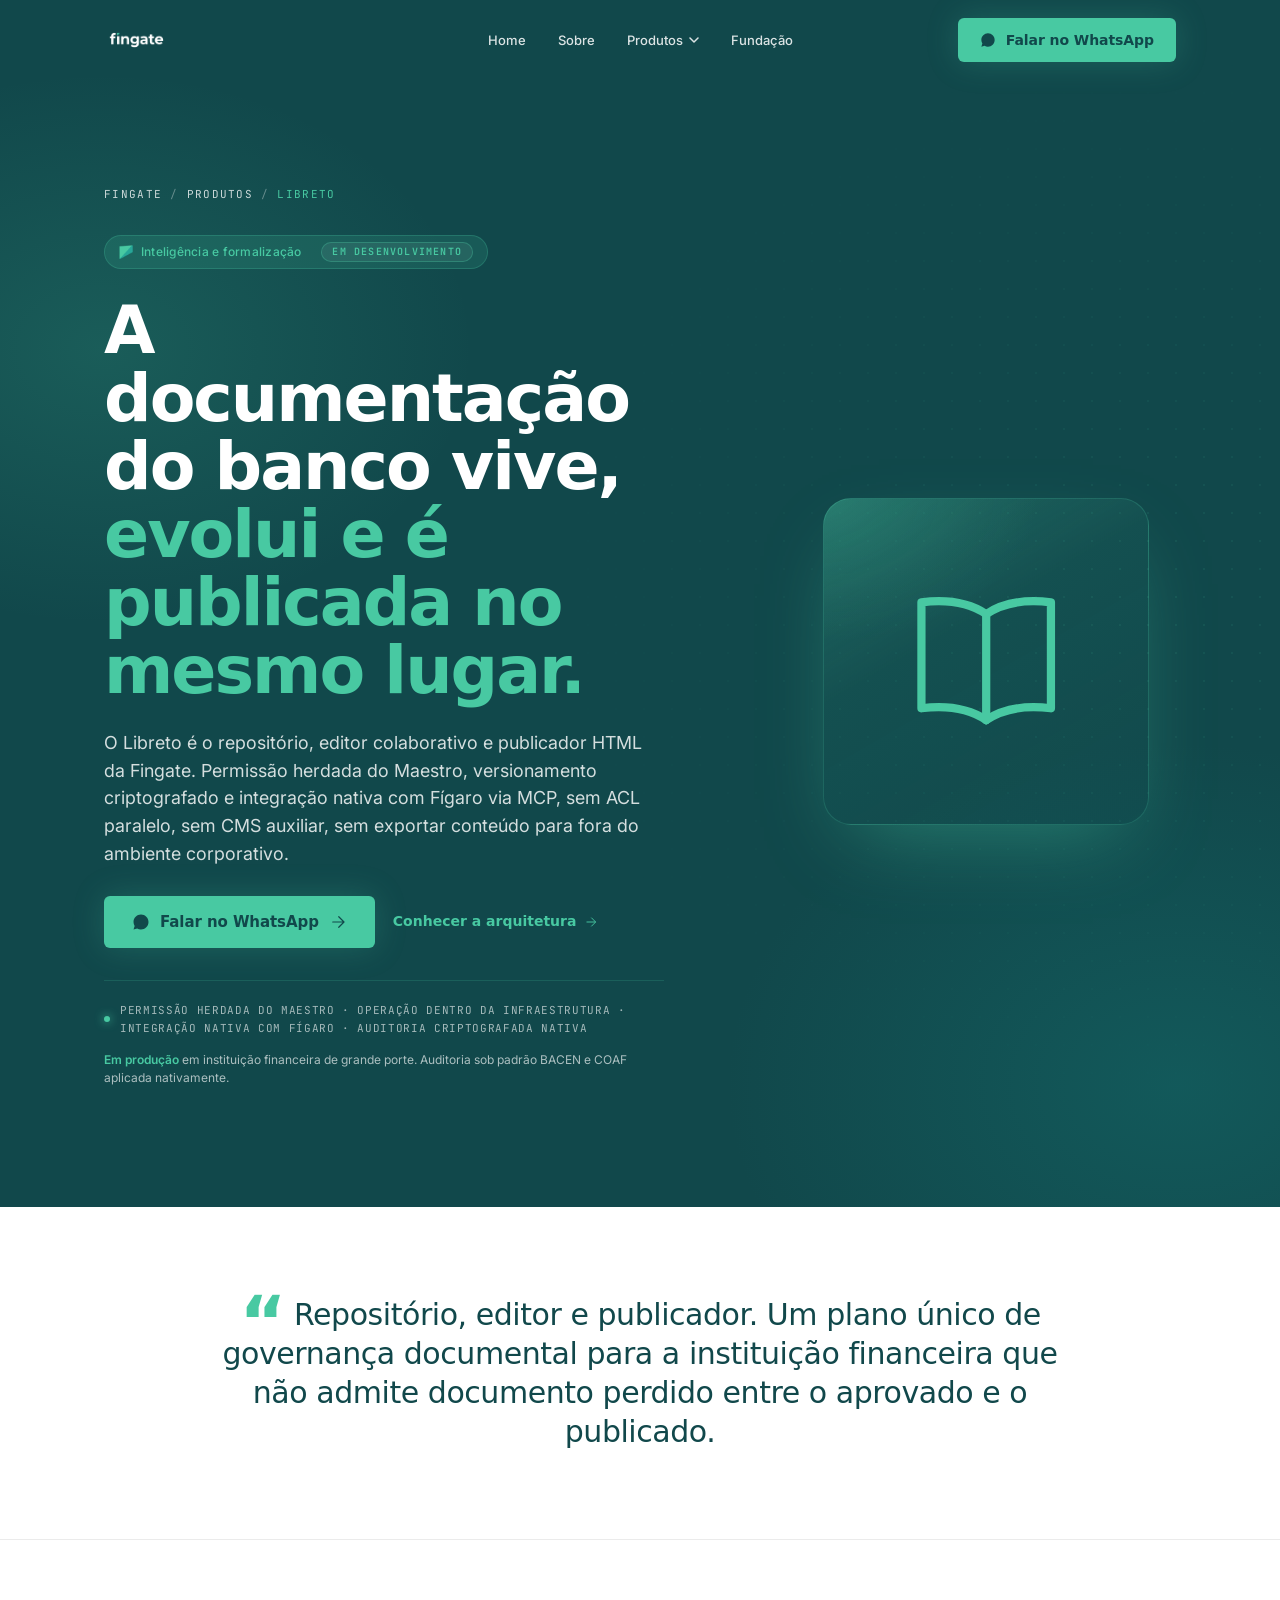
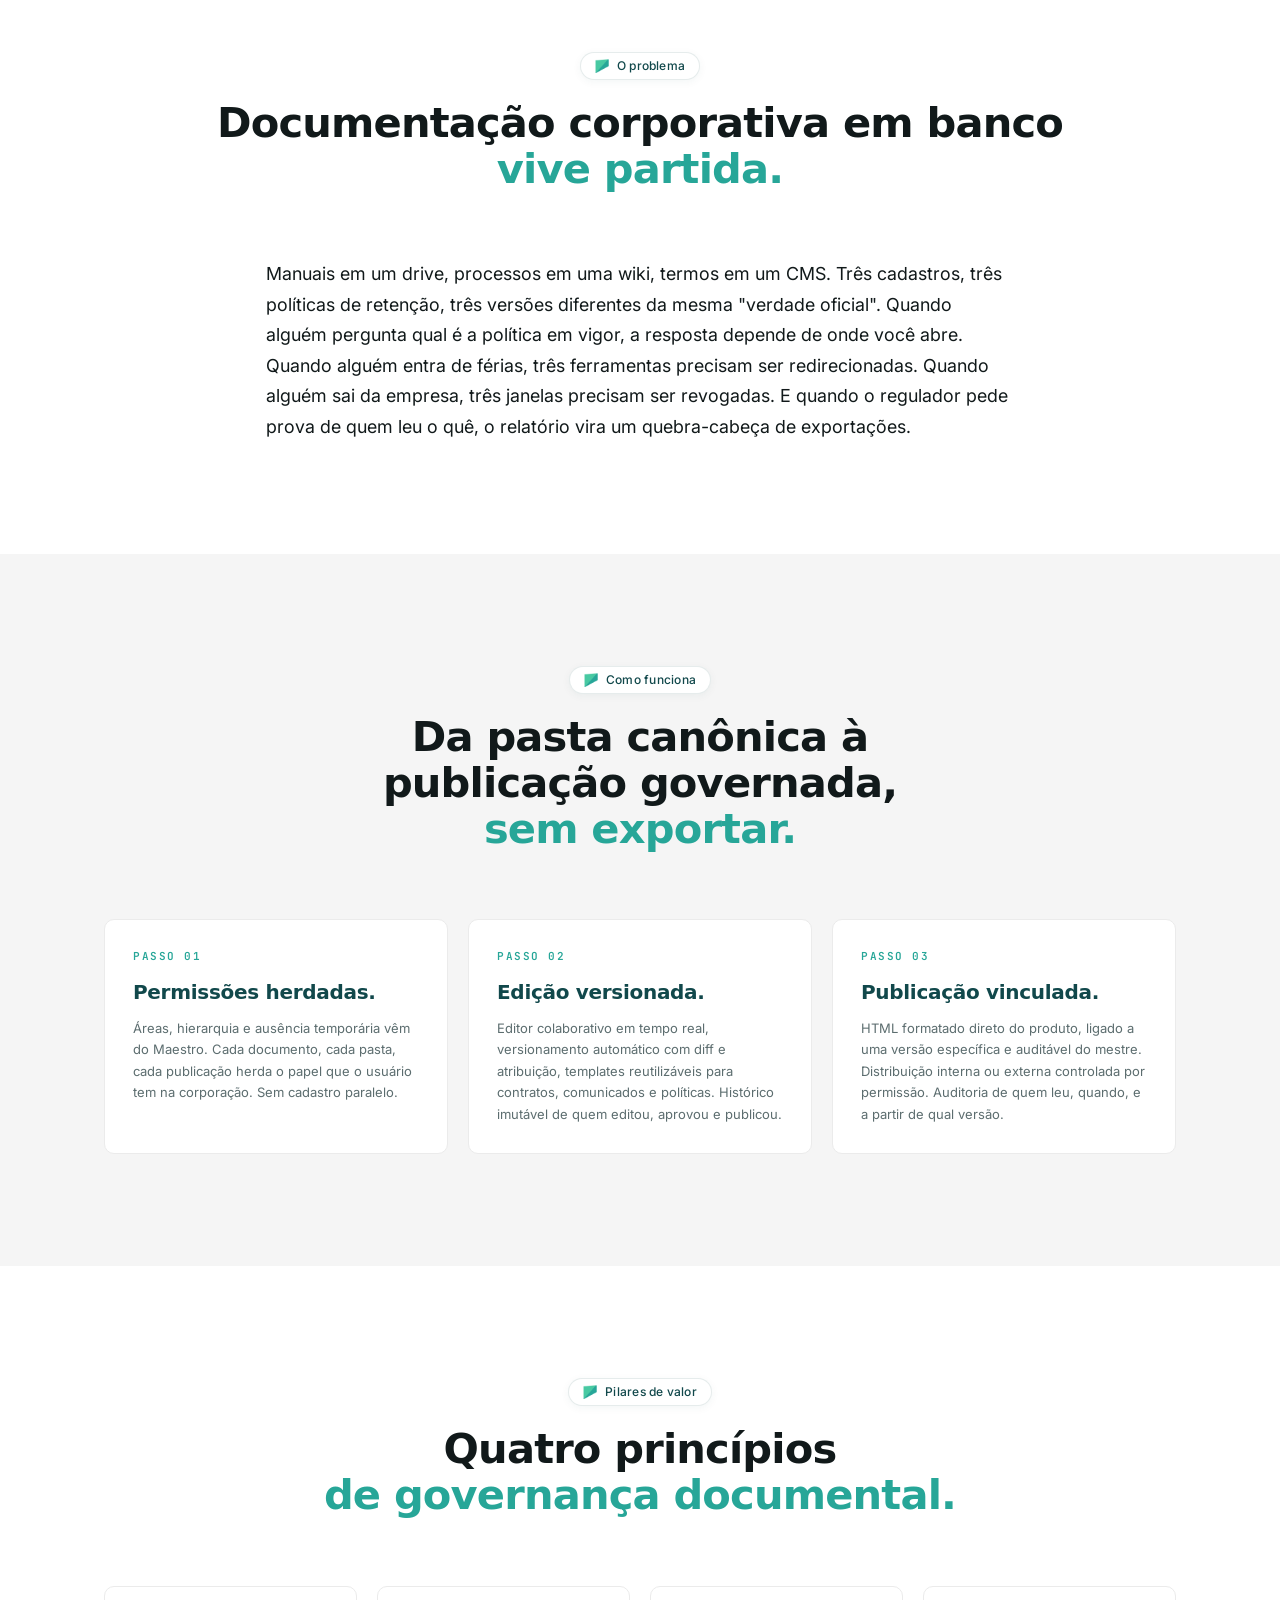
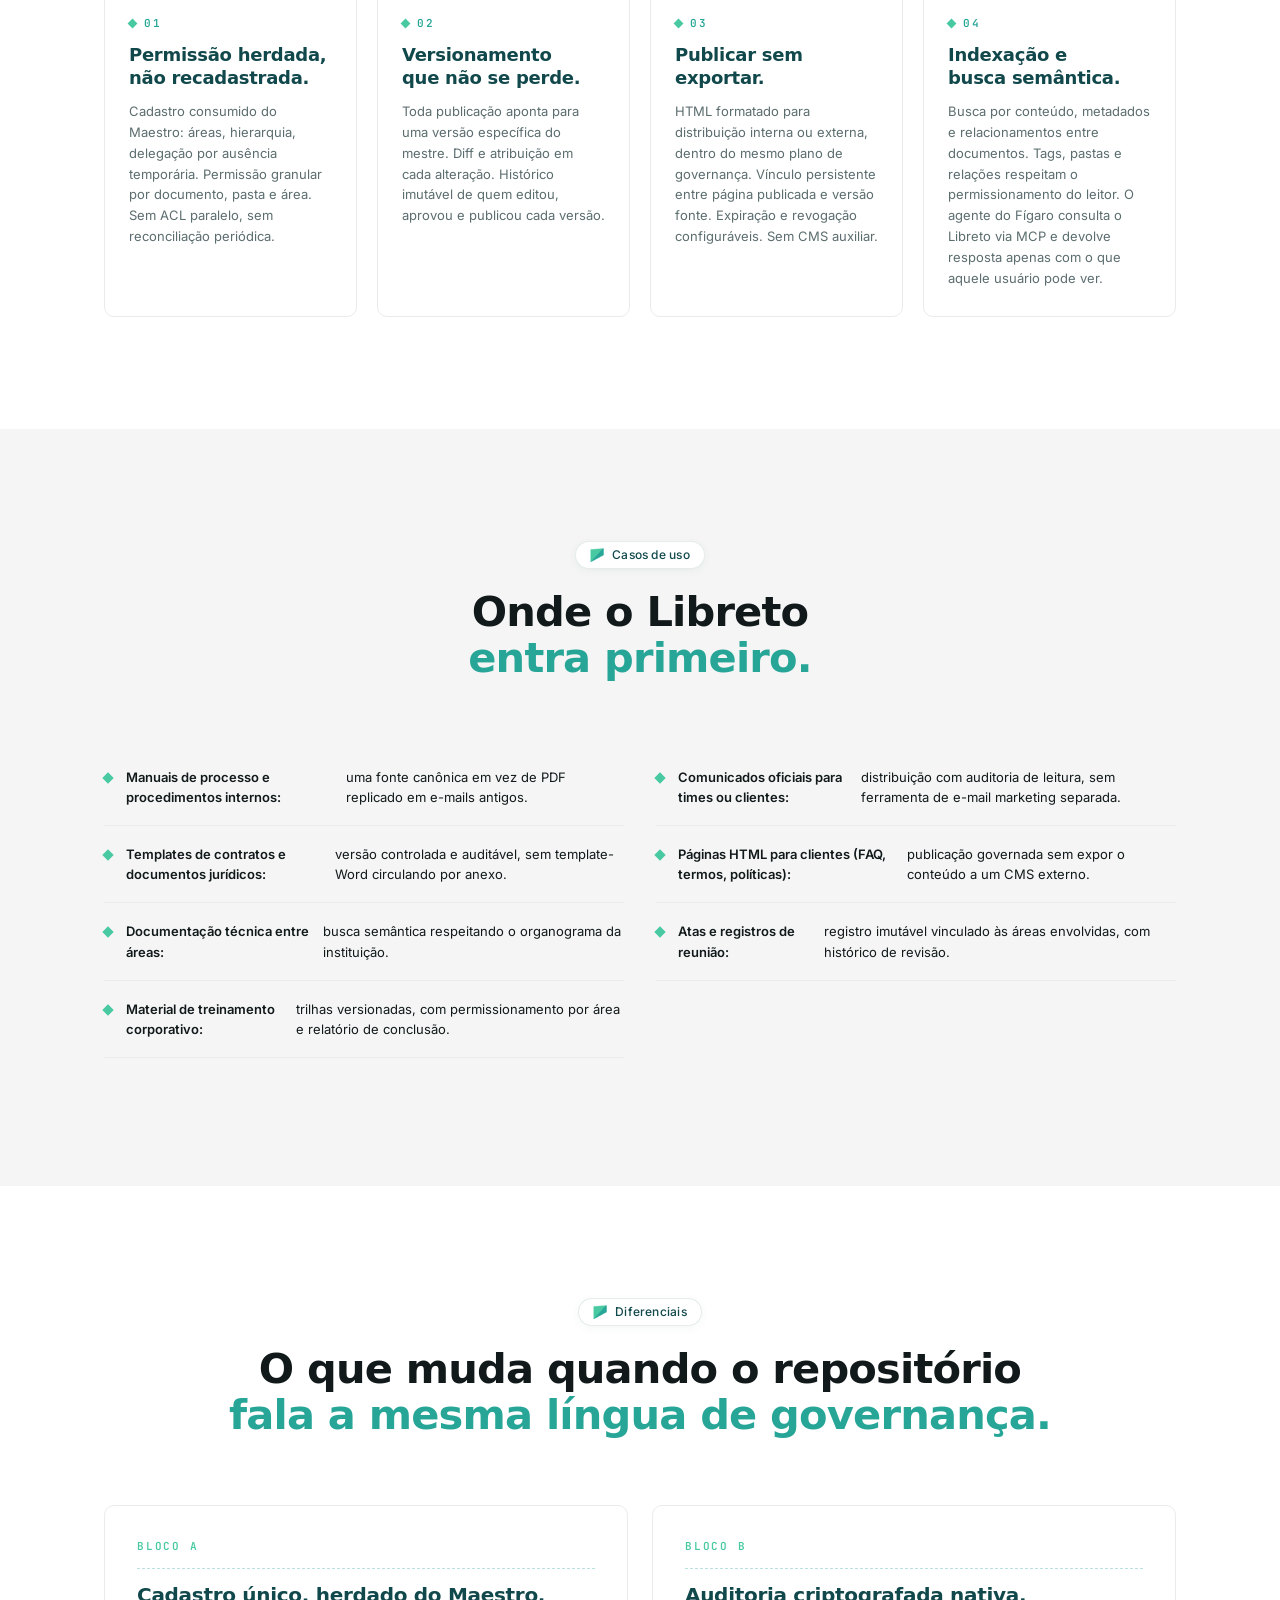
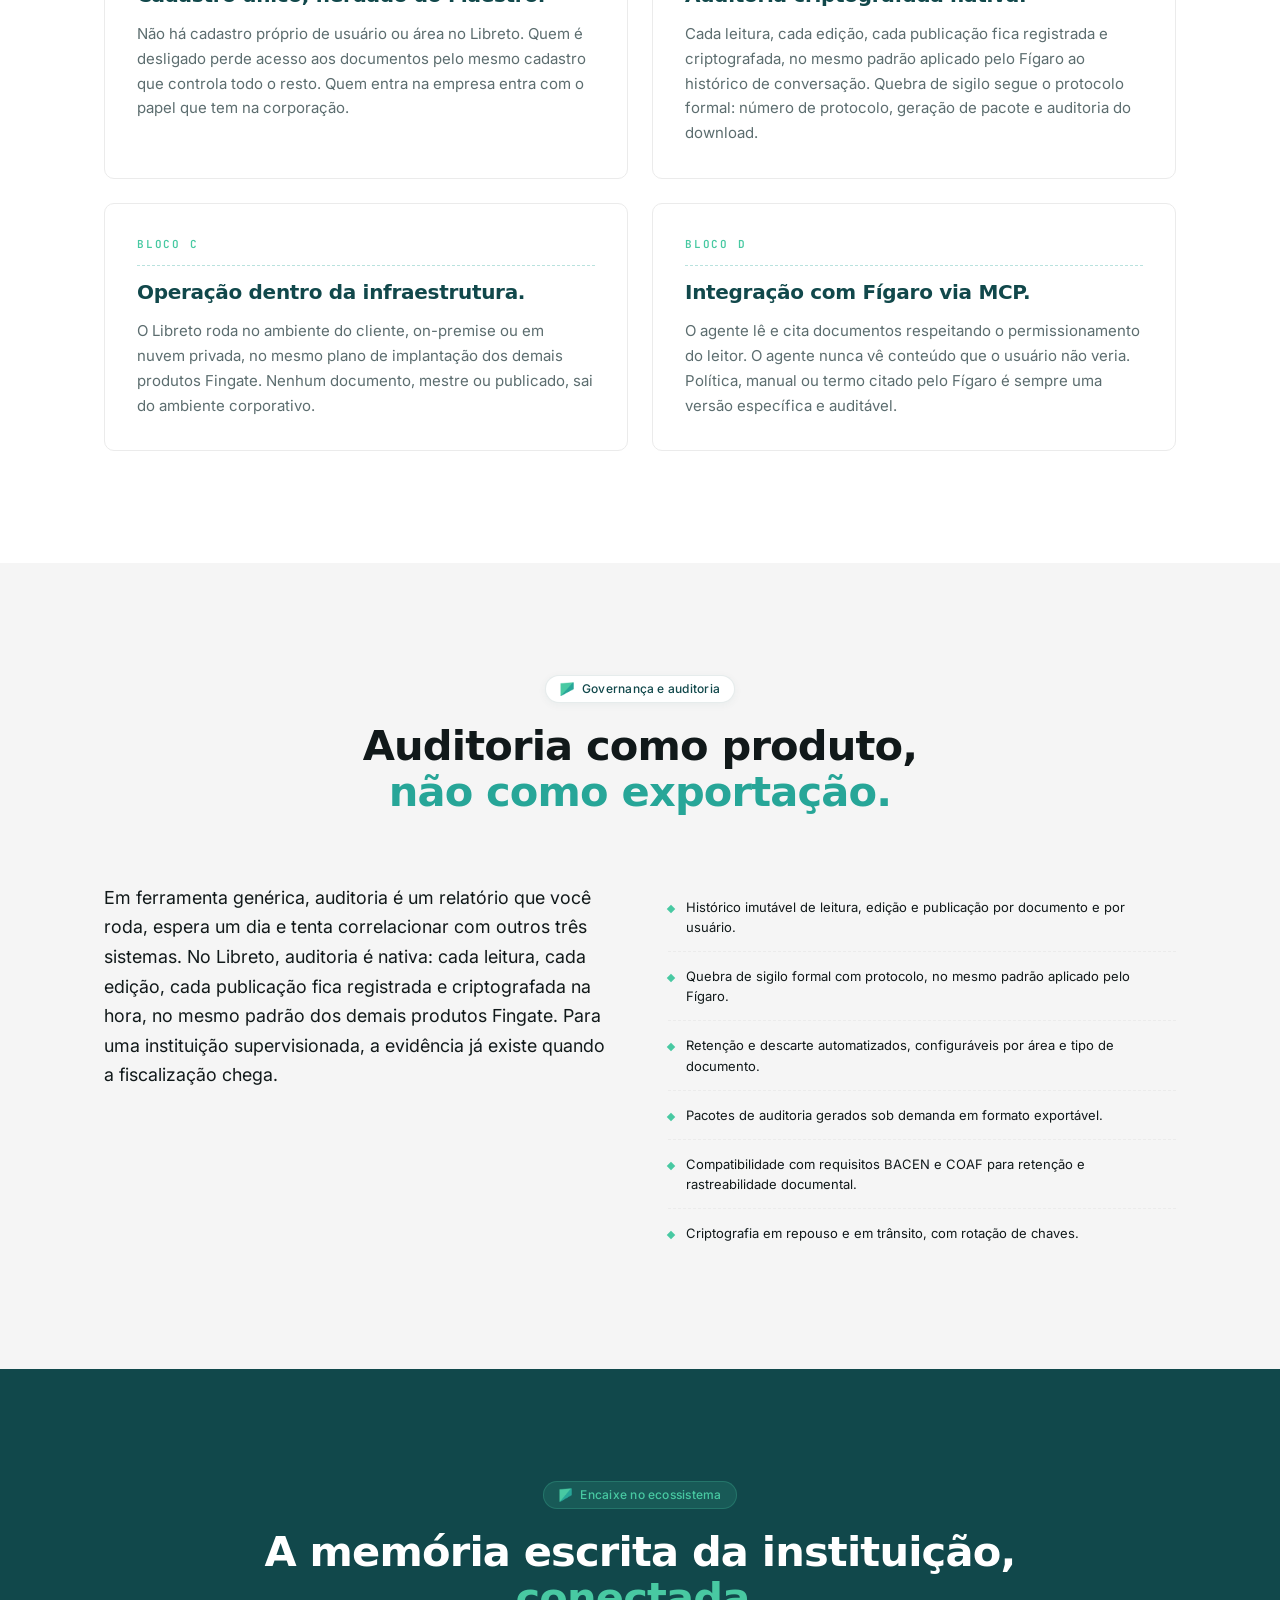
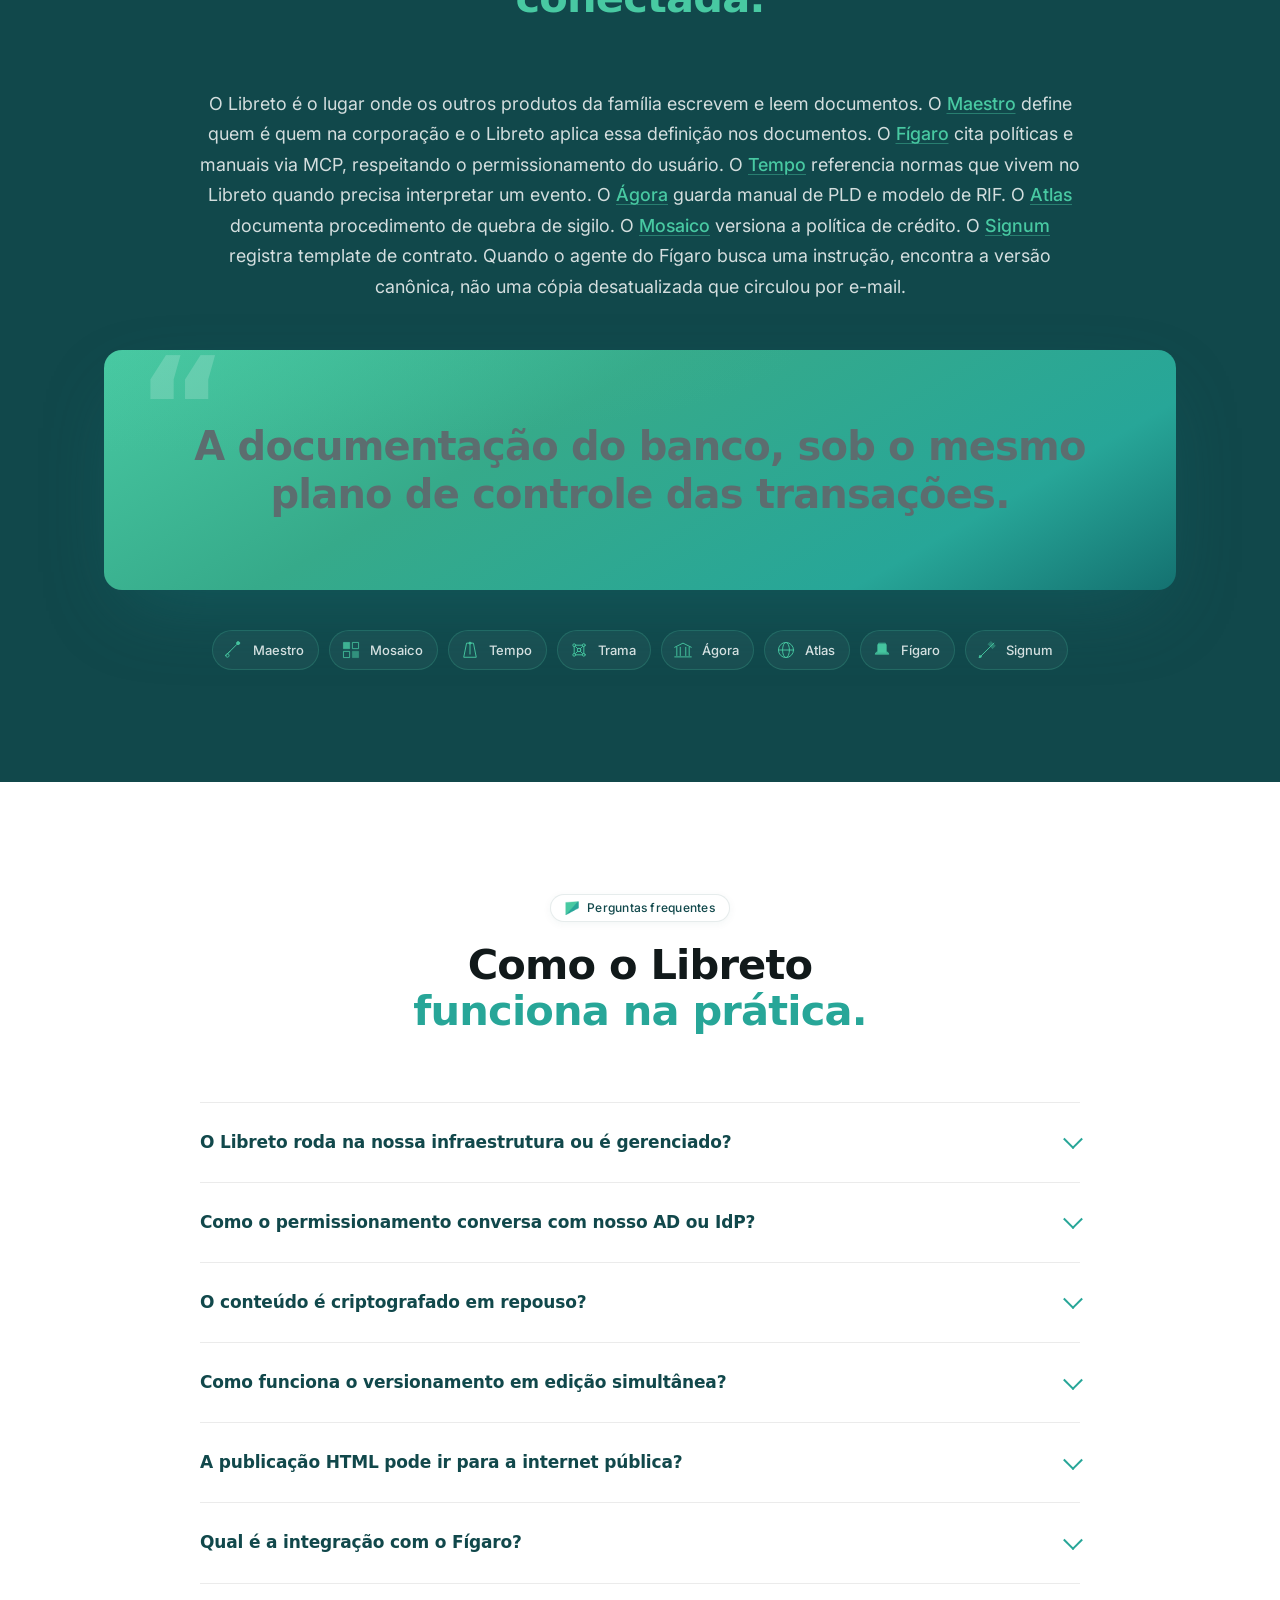
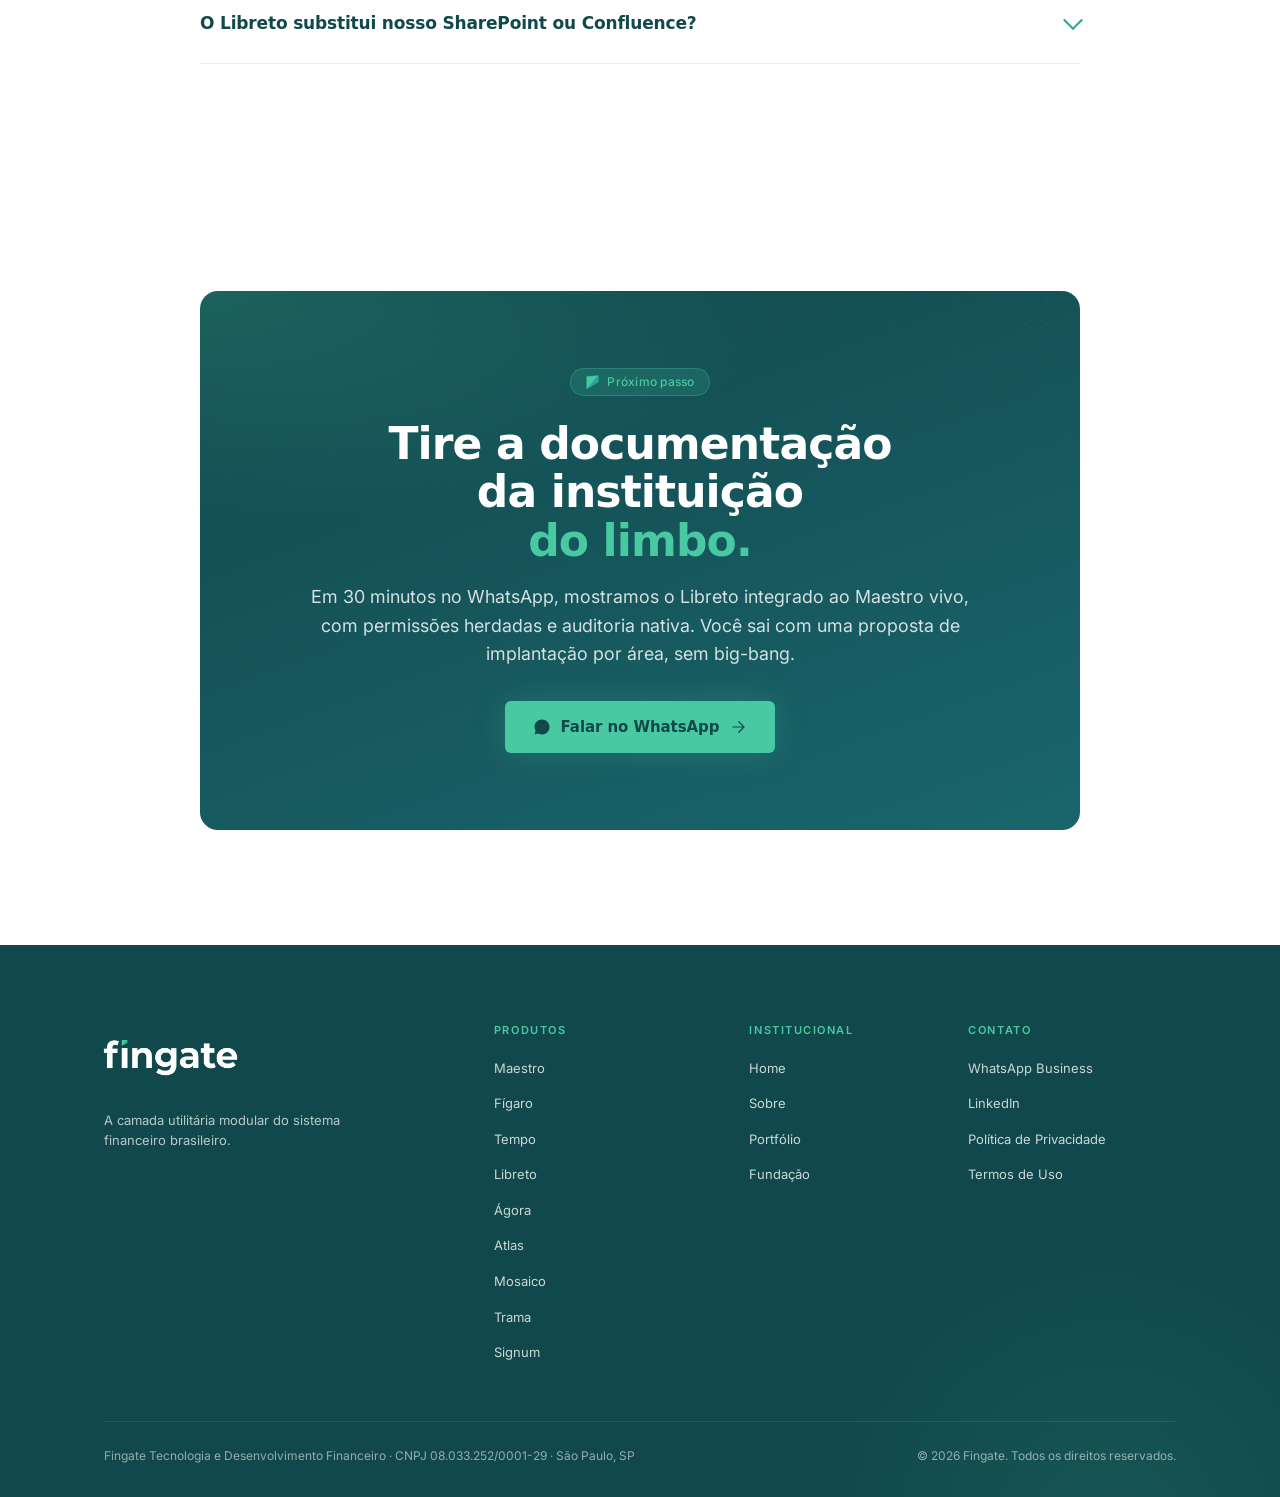
<file: produtos/libreto.html>
<!doctype html>
<html lang="pt-BR">
<head>
  <meta charset="UTF-8">
  <meta name="viewport" content="width=device-width, initial-scale=1.0">
  <title>Libreto · A documentação do banco, sob o mesmo plano de controle. — Fingate</title>
  <meta name="description" content="Repositório, editor colaborativo e publicador HTML de documentação corporativa da Fingate. Permissão herdada do Maestro. Integração com Fígaro via MCP.">
  <link rel="canonical" href="https://fingate.com.br/produtos/libreto.html">

  <meta property="og:title" content="Libreto · A documentação do banco, sob o mesmo plano de controle. — Fingate">
  <meta property="og:description" content="Repositório, editor colaborativo e publicador HTML de documentação corporativa da Fingate. Permissão herdada do Maestro. Integração com Fígaro via MCP.">
  <meta property="og:url" content="https://fingate.com.br/produtos/libreto.html">
  <meta property="og:type" content="website">
  <meta property="og:locale" content="pt_BR">
  <meta name="twitter:card" content="summary_large_image">

  <link rel="icon" type="image/png" href="../assets/images/gema-full-color.png">

  <link rel="stylesheet" href="../css/main.css">
  <link rel="stylesheet" href="../css/produto.css">

  <script type="application/ld+json">{"@context":"https://schema.org","@type":"Product","name":"Libreto","url":"https://fingate.com.br/produtos/libreto.html","description":"Repositório, editor colaborativo e publicador HTML de documentação corporativa da Fingate. Permissão herdada do Maestro. Integração com Fígaro via MCP.","category":"Inteligência e formalização","brand":{"@type":"Brand","name":"Fingate"},"manufacturer":{"@type":"Organization","name":"Fingate Tecnologia e Desenvolvimento Financeiro","url":"https://fingate.com.br"},"audience":{"@type":"Audience","audienceType":"TI, segurança da informação, compliance e arquitetura de instituições financeiras"}}</script>
  <script type="application/ld+json">{"@context":"https://schema.org","@type":"BreadcrumbList","itemListElement":[{"@type":"ListItem","position":1,"name":"Fingate","item":"https://fingate.com.br/"},{"@type":"ListItem","position":2,"name":"Produtos","item":"https://fingate.com.br/produtos"},{"@type":"ListItem","position":3,"name":"Libreto"}]}</script>
</head>
<body data-screen-label="Libreto">


  <svg width="0" height="0" style="position:absolute" aria-hidden="true">
    <defs>
      <symbol id="i-arrow" viewBox="0 0 24 24" fill="none" stroke="currentColor" stroke-width="1.6" stroke-linecap="round" stroke-linejoin="round">
        <path d="M5 12h14M13 5l7 7-7 7"/>
      </symbol>
      <symbol id="i-wa" viewBox="0 0 24 24" fill="currentColor">
        <path d="M17.5 14.4c-.3-.15-1.7-.85-2-.95-.25-.1-.45-.15-.65.15-.2.3-.75.95-.9 1.15-.15.2-.35.2-.65.05-.3-.15-1.25-.46-2.4-1.48-.9-.8-1.5-1.78-1.67-2.08-.18-.3-.02-.46.13-.6.13-.13.3-.35.45-.52.15-.18.2-.3.3-.5.1-.2.05-.38-.02-.53-.07-.15-.65-1.6-.9-2.2-.24-.57-.48-.5-.65-.5l-.55-.02c-.18 0-.5.08-.75.38-.25.3-1 1-1 2.43s1.03 2.82 1.18 3c.15.2 2.03 3.1 4.92 4.34 1.78.76 2.45.83 3.33.7.53-.07 1.7-.7 1.95-1.37.24-.67.24-1.25.17-1.37-.08-.13-.27-.2-.57-.35zM12 2C6.5 2 2 6.5 2 12c0 1.95.56 3.77 1.52 5.31L2.05 22l4.83-1.27A9.95 9.95 0 0 0 12 22c5.5 0 10-4.5 10-10S17.5 2 12 2z"/>
      </symbol>
      <symbol id="p-maestro" viewBox="0 0 32 32" fill="none" stroke="currentColor" stroke-width="1.4" stroke-linecap="round" stroke-linejoin="round">
        <path d="M6 22 L20 8"/>
        <circle cx="22" cy="6" r="2.2" fill="currentColor"/>
        <path d="M4 24c0 1.5 1 2.4 2.4 2.4S8.8 25.5 8.8 24 7.8 21.6 6.4 21.6 4 22.5 4 24z"/>
        <path d="M10 18l-4 4"/>
      </symbol>
      <symbol id="p-figaro" viewBox="0 0 32 32" fill="none" stroke="currentColor" stroke-width="1.4" stroke-linejoin="round">
        <path d="M6 22h20l-2-3H8z" fill="currentColor" opacity="0.85"/>
        <path d="M10 19V8h12v11z" fill="currentColor"/>
        <path d="M11 6h10v2H11z" fill="currentColor" opacity="0.7"/>
      </symbol>
      <symbol id="p-tempo" viewBox="0 0 32 32" fill="none" stroke="currentColor" stroke-width="1.4" stroke-linecap="round" stroke-linejoin="round">
        <path d="M7 26L11 6h10l4 20z"/>
        <path d="M16 22V8"/>
        <circle cx="16" cy="6" r="1.5" fill="currentColor"/>
      </symbol>
      <symbol id="p-libreto" viewBox="0 0 32 32" fill="none" stroke="currentColor" stroke-width="1.4" stroke-linecap="round" stroke-linejoin="round">
        <path d="M16 8C13 6 9 5.5 5 6v18c4-.5 8 0 11 2"/>
        <path d="M16 8c3-2 7-2.5 11-2v18c-4-.5-8 0-11 2"/>
        <path d="M16 8v18"/>
      </symbol>
      <symbol id="p-agora" viewBox="0 0 32 32" fill="none" stroke="currentColor" stroke-width="1.4" stroke-linecap="round" stroke-linejoin="round">
        <path d="M4 12l12-6 12 6"/>
        <path d="M7 12v12M12 12v12M20 12v12M25 12v12"/>
        <path d="M4 26h24"/>
      </symbol>
      <symbol id="p-atlas" viewBox="0 0 32 32" fill="none" stroke="currentColor" stroke-width="1.4" stroke-linecap="round">
        <circle cx="16" cy="16" r="11"/>
        <ellipse cx="16" cy="16" rx="5" ry="11"/>
        <path d="M5 16h22"/>
      </symbol>
      <symbol id="p-mosaico" viewBox="0 0 32 32" fill="none" stroke="currentColor" stroke-width="1.2" stroke-linejoin="round">
        <rect x="5" y="5" width="9" height="9" fill="currentColor" opacity="0.85"/>
        <rect x="18" y="5" width="9" height="9"/>
        <rect x="5" y="18" width="9" height="9"/>
        <rect x="18" y="18" width="9" height="9" fill="currentColor" opacity="0.55"/>
      </symbol>
      <symbol id="p-trama" viewBox="0 0 32 32" fill="none" stroke="currentColor" stroke-width="1.4" stroke-linecap="round">
        <circle cx="9" cy="9" r="2"/>
        <circle cx="23" cy="9" r="2"/>
        <circle cx="9" cy="23" r="2"/>
        <circle cx="23" cy="23" r="2"/>
        <circle cx="16" cy="16" r="2.5"/>
        <path d="M11 9h10M11 23h10M9 11v10M23 11v10M11 11l3 3M21 11l-3 3M11 21l3-3M21 21l-3-3"/>
      </symbol>
      <symbol id="p-signum" viewBox="0 0 32 32" fill="none" stroke="currentColor" stroke-width="1.4" stroke-linecap="round" stroke-linejoin="round">
        <path d="M6 26L26 6"/>
        <path d="M22 4l6 6-4 4-6-6z" fill="currentColor" opacity="0.4"/>
        <path d="M5 27l3-1-2-2z" fill="currentColor"/>
      </symbol>
    </defs>
  </svg>



  <header class="site-header" role="banner">
    <div class="site-header__inner">
      <a href="../index.html" class="site-header__logo" aria-label="Fingate, página inicial">
        <img class="logo--dark" src="../assets/images/fingate-principal.png" alt="Fingate">
        <img class="logo--light" src="../assets/images/fingate-fundo-escuro.png" alt="Fingate">
      </a>
      <nav class="site-header__nav" aria-label="Principal">
        <a href="../index.html">Home</a>
        <a href="../sobre/index.html">Sobre</a>
        <div class="nav-mega">
          <button class="nav-mega__trigger is-active" aria-haspopup="true" aria-expanded="false" aria-controls="produtos-mega">
            Produtos
            <svg width="10" height="6" viewBox="0 0 10 6" fill="none" aria-hidden="true"><path d="M1 1l4 4 4-4" stroke="currentColor" stroke-width="1.5" stroke-linecap="round" stroke-linejoin="round"/></svg>
          </button>
          <div class="nav-mega__panel" id="produtos-mega" role="menu">
            <div class="nav-mega__inner">
              <a class="nav-mega__feature" href="figaro.html">
                <span class="nav-mega__feature-thumb" aria-hidden="true">
                  <svg viewBox="0 0 32 32"><use href="#p-figaro"/></svg>
                </span>
                <span class="nav-mega__feature-body">
                  <span class="nav-mega__feature-title">Fígaro</span>
                  <span class="nav-mega__feature-desc">Agente de IA, co-piloto de inteligência financeira. Correlaciona alertas e gera briefings.</span>
                  <span class="nav-mega__feature-cta">Saiba mais
                    <svg width="14" height="14" viewBox="0 0 14 14" fill="none" aria-hidden="true"><path d="M3 7h8M7 3l4 4-4 4" stroke="currentColor" stroke-width="1.5" stroke-linecap="round" stroke-linejoin="round"/></svg>
                  </span>
                </span>
              </a>
              <div class="nav-mega__cols">
                <div class="nav-mega__col">
                  <div class="nav-mega__label">Governança e decisão</div>
                  <a class="nav-mega__item" href="maestro.html">
                    <span class="nav-mega__icon"><svg viewBox="0 0 32 32" aria-hidden="true"><use href="#p-maestro"/></svg></span>
                    <span class="nav-mega__txt">
                      <span class="nav-mega__name">Maestro</span>
                      <span class="nav-mega__desc">Orquestração de fluxos, alçadas e aprovações.</span>
                    </span>
                  </a>
                  <a class="nav-mega__item" href="mosaico.html">
                    <span class="nav-mega__icon"><svg viewBox="0 0 32 32" aria-hidden="true"><use href="#p-mosaico"/></svg></span>
                    <span class="nav-mega__txt">
                      <span class="nav-mega__name">Mosaico</span>
                      <span class="nav-mega__desc">Motor de crédito com policy-as-code.</span>
                    </span>
                  </a>
                </div>
                <div class="nav-mega__col">
                  <div class="nav-mega__label">Inteligência e formalização</div>
                  <a class="nav-mega__item is-active" href="libreto.html" aria-current="page">
                    <span class="nav-mega__icon"><svg viewBox="0 0 32 32" aria-hidden="true"><use href="#p-libreto"/></svg></span>
                    <span class="nav-mega__txt">
                      <span class="nav-mega__name">Libreto</span>
                      <span class="nav-mega__desc">Repositório e editor de documentação corporativa.</span>
                    </span>
                  </a>
                  <a class="nav-mega__item" href="signum.html">
                    <span class="nav-mega__icon"><svg viewBox="0 0 32 32" aria-hidden="true"><use href="#p-signum"/></svg></span>
                    <span class="nav-mega__txt">
                      <span class="nav-mega__name">Signum</span>
                      <span class="nav-mega__desc">Assinatura digital ICP-Brasil e LTA.</span>
                    </span>
                  </a>
                </div>
                <div class="nav-mega__col">
                  <div class="nav-mega__label">Monitoramento e antifraude</div>
                  <a class="nav-mega__item" href="tempo.html">
                    <span class="nav-mega__icon"><svg viewBox="0 0 32 32" aria-hidden="true"><use href="#p-tempo"/></svg></span>
                    <span class="nav-mega__txt">
                      <span class="nav-mega__name">Tempo</span>
                      <span class="nav-mega__desc">Monitoramento transacional com IA embarcada.</span>
                    </span>
                  </a>
                  <a class="nav-mega__item" href="trama.html">
                    <span class="nav-mega__icon"><svg viewBox="0 0 32 32" aria-hidden="true"><use href="#p-trama"/></svg></span>
                    <span class="nav-mega__txt">
                      <span class="nav-mega__name">Trama</span>
                      <span class="nav-mega__desc">Antifraude em grafo com camadas combinadas.</span>
                    </span>
                  </a>
                </div>
                <div class="nav-mega__col">
                  <div class="nav-mega__label">Compliance regulatório</div>
                  <a class="nav-mega__item" href="agora.html">
                    <span class="nav-mega__icon"><svg viewBox="0 0 32 32" aria-hidden="true"><use href="#p-agora"/></svg></span>
                    <span class="nav-mega__txt">
                      <span class="nav-mega__name">Ágora</span>
                      <span class="nav-mega__desc">PLD que termina em RIF, não em planilha.</span>
                    </span>
                  </a>
                  <a class="nav-mega__item" href="atlas.html">
                    <span class="nav-mega__icon"><svg viewBox="0 0 32 32" aria-hidden="true"><use href="#p-atlas"/></svg></span>
                    <span class="nav-mega__txt">
                      <span class="nav-mega__name">Atlas</span>
                      <span class="nav-mega__desc">Quebra de sigilo como processo, com hash retido.</span>
                    </span>
                  </a>
                </div>
              </div>
            </div>
            <div class="nav-mega__footer">
              <a href="index.html" class="nav-mega__cta">Ver portfólio completo
                <svg width="14" height="14" viewBox="0 0 14 14" fill="none" aria-hidden="true"><path d="M3 7h8M7 3l4 4-4 4" stroke="currentColor" stroke-width="1.5" stroke-linecap="round" stroke-linejoin="round"/></svg>
              </a>
              <a class="nav-mega__expert"
                 href="https://wa.me/5511936210224?text=Ol%C3%A1%2C%20vim%20pela%20p%C3%A1gina%20de%20produto%20no%20site%20da%20Fingate%20e%20quero%20conversar%20com%20a%20equipe."
                 target="_blank" rel="noopener noreferrer"
                 data-origin="header_mega_libreto">
                Fale com um especialista
                <svg width="14" height="14" viewBox="0 0 14 14" fill="none" aria-hidden="true"><path d="M3 7h8M7 3l4 4-4 4" stroke="currentColor" stroke-width="1.5" stroke-linecap="round" stroke-linejoin="round"/></svg>
              </a>
            </div>
          </div>
        </div>
        <a href="../fundacao/index.html">Fundação</a>
      </nav>
      <a class="btn site-header__cta"
         href="https://wa.me/5511936210224?text=Ol%C3%A1%2C%20vim%20pelo%20site%20da%20Fingate%20e%20quero%20conversar%20com%20a%20equipe."
         target="_blank" rel="noopener noreferrer"
         data-origin="header_libreto">
        <svg aria-hidden="true"><use href="#i-wa"/></svg>
        Falar no WhatsApp
      </a>
      <button class="menu-toggle" aria-label="Abrir menu" aria-expanded="false"><span></span></button>
    </div>
    <div class="mobile-menu" aria-hidden="true">
      <a href="../index.html">Home</a>
      <a href="../sobre/index.html">Sobre</a>
      <a href="index.html" class="is-active">Produtos</a>
      <a href="../fundacao/index.html">Fundação</a>
      <a class="btn"
         href="https://wa.me/5511936210224?text=Ol%C3%A1%2C%20vim%20pelo%20site%20da%20Fingate%20e%20quero%20conversar%20com%20a%20equipe."
         target="_blank" rel="noopener noreferrer"
         data-origin="header_mobile_libreto">
        <svg aria-hidden="true"><use href="#i-wa"/></svg>
        Falar no WhatsApp
      </a>
    </div>
  </header>

  <main>

    <!-- ====================================================== -->
    <!-- §1 HERO                                                -->
    <!-- ====================================================== -->
    <section class="prod-hero" aria-labelledby="hero-headline" data-screen-label="01 Hero">
      <nav class="prod-crumb" aria-label="Trilha">
        <a href="../index.html">Fingate</a>
        <span class="sep">/</span>
        <a href="index.html">Produtos</a>
        <span class="sep">/</span>
        <span aria-current="page">Libreto</span>
      </nav>
      <div class="prod-hero__inner">
        <div class="prod-hero__copy">
          <span class="pill">
            <img class="pill-gem" src="../assets/images/gema-full-color.png" alt="" aria-hidden="true">
            Inteligência e formalização
            <span class="prod-status prod-status--dev">Em desenvolvimento</span>
          </span>
          <h1 id="hero-headline">A documentação do banco vive,<span class="accent">evolui e é publicada no mesmo lugar.</span></h1>
          <p class="prod-hero__lead">O Libreto é o repositório, editor colaborativo e publicador HTML da Fingate. Permissão herdada do Maestro, versionamento criptografado e integração nativa com Fígaro via MCP, sem ACL paralelo, sem CMS auxiliar, sem exportar conteúdo para fora do ambiente corporativo.</p>
          <div class="prod-hero__ctas">
            <a class="btn btn--menta"
               href="https://wa.me/5511936210224?text=Ol%C3%A1%2C%20vim%20pela%20p%C3%A1gina%20do%20Libreto%20no%20site%20da%20Fingate%20e%20quero%20falar%20com%20a%20equipe%20t%C3%A9cnica."
               target="_blank" rel="noopener noreferrer"
               data-origin="produto_libreto">
              <svg aria-hidden="true"><use href="#i-wa"/></svg>
              Falar no WhatsApp
              <svg class="icon" aria-hidden="true"><use href="#i-arrow"/></svg>
            </a>
            <a class="link-secondary" href="#diferenciais">
              Conhecer a arquitetura
              <svg aria-hidden="true"><use href="#i-arrow"/></svg>
            </a>
          </div>
          <div class="prod-hero__micro">Permissão herdada do Maestro · Operação dentro da infraestrutura · Integração nativa com Fígaro · Auditoria criptografada nativa</div>
          <p class="prod-hero__selo"><strong>Em produção</strong> em instituição financeira de grande porte. Auditoria sob padrão BACEN e COAF aplicada nativamente.</p>
        </div>
        <div class="prod-hero__visual" aria-hidden="true">
          <div class="prod-hero__icon">
            <svg viewBox="0 0 32 32"><use href="#p-libreto"/></svg>
          </div>
        </div>
      </div>
    </section>

    <!-- ====================================================== -->
    <!-- §2 CREDIBILITY BAND                                    -->
    <!-- ====================================================== -->
    <section class="prod-band" aria-label="Faixa de credibilidade" data-screen-label="02 Credibilidade">
      <div class="prod-band__inner">
        <p class="prod-band__quote">Repositório, editor e publicador. Um plano único de governança documental para a instituição financeira que não admite documento perdido entre o aprovado e o publicado.</p>
        
        
      </div>
    </section>

    <!-- ====================================================== -->
    <!-- §3 PROBLEM                                              -->
    <!-- ====================================================== -->
    <section class="prod-sec prod-sec--light" aria-labelledby="problem-headline" data-screen-label="03 O problema">
      <div class="container">
        <header class="prod-sec__head">
          <span class="pill">
            <img class="pill-gem" src="../assets/images/gema-full-color.png" alt="" aria-hidden="true">
            O problema
          </span>
          <h2 id="problem-headline">Documentação corporativa em banco<span class="accent">vive partida.</span></h2>
        </header>
        <p style="max-width:68ch;margin:0 auto;font-size:var(--fs-lead);line-height:1.7;color:var(--cinza-700);text-align:left;">Manuais em um drive, processos em uma wiki, termos em um CMS. Três cadastros, três políticas de retenção, três versões diferentes da mesma "verdade oficial". Quando alguém pergunta qual é a política em vigor, a resposta depende de onde você abre. Quando alguém entra de férias, três ferramentas precisam ser redirecionadas. Quando alguém sai da empresa, três janelas precisam ser revogadas. E quando o regulador pede prova de quem leu o quê, o relatório vira um quebra-cabeça de exportações.</p>
      </div>
    </section>

    <!-- ====================================================== -->
    <!-- §4 HOW IT WORKS                                         -->
    <!-- ====================================================== -->
    <section class="prod-sec prod-sec--gray" aria-labelledby="how-headline" data-screen-label="04 Como funciona">
      <div class="container">
        <header class="prod-sec__head">
          <span class="pill">
            <img class="pill-gem" src="../assets/images/gema-full-color.png" alt="" aria-hidden="true">
            Como funciona
          </span>
          <h2 id="how-headline">Da pasta canônica à publicação governada,<span class="accent">sem exportar.</span></h2>
        </header>
        <div class="prod-steps">
          <article class="prod-step">
            <span class="prod-step__num"></span>
            <h3>Permissões herdadas.</h3>
            <p>Áreas, hierarquia e ausência temporária vêm do Maestro. Cada documento, cada pasta, cada publicação herda o papel que o usuário tem na corporação. Sem cadastro paralelo.</p>
          </article><article class="prod-step">
            <span class="prod-step__num"></span>
            <h3>Edição versionada.</h3>
            <p>Editor colaborativo em tempo real, versionamento automático com diff e atribuição, templates reutilizáveis para contratos, comunicados e políticas. Histórico imutável de quem editou, aprovou e publicou.</p>
          </article><article class="prod-step">
            <span class="prod-step__num"></span>
            <h3>Publicação vinculada.</h3>
            <p>HTML formatado direto do produto, ligado a uma versão específica e auditável do mestre. Distribuição interna ou externa controlada por permissão. Auditoria de quem leu, quando, e a partir de qual versão.</p>
          </article>
        </div>
      </div>
    </section>

    <!-- ====================================================== -->
    <!-- §5 PILLARS                                              -->
    <!-- ====================================================== -->
    <section class="prod-sec prod-sec--light" aria-labelledby="pillars-headline" data-screen-label="05 Pilares">
      <div class="container">
        <header class="prod-sec__head">
          <span class="pill">
            <img class="pill-gem" src="../assets/images/gema-full-color.png" alt="" aria-hidden="true">
            Pilares de valor
          </span>
          <h2 id="pillars-headline">Quatro princípios<span class="accent">de governança documental.</span></h2>
        </header>
        <div class="prod-pillars">
          <article class="prod-pillar">
            <span class="prod-pillar__tag">01</span>
            <h3>Permissão herdada, não recadastrada.</h3>
            <p>Cadastro consumido do Maestro: áreas, hierarquia, delegação por ausência temporária. Permissão granular por documento, pasta e área. Sem ACL paralelo, sem reconciliação periódica.</p>
          </article><article class="prod-pillar">
            <span class="prod-pillar__tag">02</span>
            <h3>Versionamento que não se perde.</h3>
            <p>Toda publicação aponta para uma versão específica do mestre. Diff e atribuição em cada alteração. Histórico imutável de quem editou, aprovou e publicou cada versão.</p>
          </article><article class="prod-pillar">
            <span class="prod-pillar__tag">03</span>
            <h3>Publicar sem exportar.</h3>
            <p>HTML formatado para distribuição interna ou externa, dentro do mesmo plano de governança. Vínculo persistente entre página publicada e versão fonte. Expiração e revogação configuráveis. Sem CMS auxiliar.</p>
          </article><article class="prod-pillar">
            <span class="prod-pillar__tag">04</span>
            <h3>Indexação e busca semântica.</h3>
            <p>Busca por conteúdo, metadados e relacionamentos entre documentos. Tags, pastas e relações respeitam o permissionamento do leitor. O agente do Fígaro consulta o Libreto via MCP e devolve resposta apenas com o que aquele usuário pode ver.</p>
          </article>
        </div>
      </div>
    </section>

    <!-- ====================================================== -->
    <!-- §6 CASES OF USE                                         -->
    <!-- ====================================================== -->
    <section class="prod-sec prod-sec--gray" aria-labelledby="cases-headline" data-screen-label="06 Casos de uso">
      <div class="container">
        <header class="prod-sec__head">
          <span class="pill">
            <img class="pill-gem" src="../assets/images/gema-full-color.png" alt="" aria-hidden="true">
            Casos de uso
          </span>
          <h2 id="cases-headline">Onde o Libreto<span class="accent">entra primeiro.</span></h2>
        </header>
        <ul class="prod-cases">
          <li><strong>Manuais de processo e procedimentos internos:</strong> uma fonte canônica em vez de PDF replicado em e-mails antigos.</li><li><strong>Comunicados oficiais para times ou clientes:</strong> distribuição com auditoria de leitura, sem ferramenta de e-mail marketing separada.</li><li><strong>Templates de contratos e documentos jurídicos:</strong> versão controlada e auditável, sem template-Word circulando por anexo.</li><li><strong>Páginas HTML para clientes (FAQ, termos, políticas):</strong> publicação governada sem expor o conteúdo a um CMS externo.</li><li><strong>Documentação técnica entre áreas:</strong> busca semântica respeitando o organograma da instituição.</li><li><strong>Atas e registros de reunião:</strong> registro imutável vinculado às áreas envolvidas, com histórico de revisão.</li><li><strong>Material de treinamento corporativo:</strong> trilhas versionadas, com permissionamento por área e relatório de conclusão.</li>
        </ul>
      </div>
    </section>

    <!-- ====================================================== -->
    <!-- §7 DIFFERENTIALS                                        -->
    <!-- ====================================================== -->
    <section id="diferenciais" class="prod-sec prod-sec--light" aria-labelledby="diff-headline" data-screen-label="07 Diferenciais">
      <div class="container">
        <header class="prod-sec__head">
          <span class="pill">
            <img class="pill-gem" src="../assets/images/gema-full-color.png" alt="" aria-hidden="true">
            Diferenciais
          </span>
          <h2 id="diff-headline">O que muda quando o repositório<span class="accent">fala a mesma língua de governança.</span></h2>
        </header>
        <div class="prod-diff">
          <article class="prod-diff__block">
            <span class="prod-diff__tag">Bloco A</span>
            <h3>Cadastro único, herdado do Maestro.</h3>
            <p>Não há cadastro próprio de usuário ou área no Libreto. Quem é desligado perde acesso aos documentos pelo mesmo cadastro que controla todo o resto. Quem entra na empresa entra com o papel que tem na corporação.</p>
          </article><article class="prod-diff__block">
            <span class="prod-diff__tag">Bloco B</span>
            <h3>Auditoria criptografada nativa.</h3>
            <p>Cada leitura, cada edição, cada publicação fica registrada e criptografada, no mesmo padrão aplicado pelo Fígaro ao histórico de conversação. Quebra de sigilo segue o protocolo formal: número de protocolo, geração de pacote e auditoria do download.</p>
          </article><article class="prod-diff__block">
            <span class="prod-diff__tag">Bloco C</span>
            <h3>Operação dentro da infraestrutura.</h3>
            <p>O Libreto roda no ambiente do cliente, on-premise ou em nuvem privada, no mesmo plano de implantação dos demais produtos Fingate. Nenhum documento, mestre ou publicado, sai do ambiente corporativo.</p>
          </article><article class="prod-diff__block">
            <span class="prod-diff__tag">Bloco D</span>
            <h3>Integração com Fígaro via MCP.</h3>
            <p>O agente lê e cita documentos respeitando o permissionamento do leitor. O agente nunca vê conteúdo que o usuário não veria. Política, manual ou termo citado pelo Fígaro é sempre uma versão específica e auditável.</p>
          </article>
        </div>
      </div>
    </section>

    <!-- ====================================================== -->
    <!-- §8 GOVERNANCE                                           -->
    <!-- ====================================================== -->
    <section class="prod-sec prod-sec--gray" aria-labelledby="gov-headline" data-screen-label="08 Governança">
      <div class="container">
        <header class="prod-sec__head">
          <span class="pill">
            <img class="pill-gem" src="../assets/images/gema-full-color.png" alt="" aria-hidden="true">
            Governança e auditoria
          </span>
          <h2 id="gov-headline">Auditoria como produto,<span class="accent">não como exportação.</span></h2>
        </header>
        <div class="prod-gov">
          <p class="prod-gov__copy">Em ferramenta genérica, auditoria é um relatório que você roda, espera um dia e tenta correlacionar com outros três sistemas. No Libreto, auditoria é nativa: cada leitura, cada edição, cada publicação fica registrada e criptografada na hora, no mesmo padrão dos demais produtos Fingate. Para uma instituição supervisionada, a evidência já existe quando a fiscalização chega.</p>
          <ul class="prod-gov__list"><li>Histórico imutável de leitura, edição e publicação por documento e por usuário.</li><li>Quebra de sigilo formal com protocolo, no mesmo padrão aplicado pelo Fígaro.</li><li>Retenção e descarte automatizados, configuráveis por área e tipo de documento.</li><li>Pacotes de auditoria gerados sob demanda em formato exportável.</li><li>Compatibilidade com requisitos BACEN e COAF para retenção e rastreabilidade documental.</li><li>Criptografia em repouso e em trânsito, com rotação de chaves.</li></ul>
        </div>
      </div>
    </section>

    <!-- ====================================================== -->
    <!-- §9 ECOSYSTEM (dark, anchor quote)                       -->
    <!-- ====================================================== -->
    <section class="prod-sec prod-sec--dark" aria-labelledby="eco-headline" data-screen-label="09 Ecossistema">
      <div class="container">
        <header class="prod-sec__head">
          <span class="pill pill--on-dark">
            <img class="pill-gem" src="../assets/images/gema-full-color.png" alt="" aria-hidden="true">
            Encaixe no ecossistema
          </span>
          <h2 id="eco-headline">A memória escrita da instituição,<span class="accent">conectada.</span></h2>
        </header>
        <p class="prod-eco__copy">O Libreto é o lugar onde os outros produtos da família escrevem e leem documentos. O <a href="maestro.html">Maestro</a> define quem é quem na corporação e o Libreto aplica essa definição nos documentos. O <a href="figaro.html">Fígaro</a> cita políticas e manuais via MCP, respeitando o permissionamento do usuário. O <a href="tempo.html">Tempo</a> referencia normas que vivem no Libreto quando precisa interpretar um evento. O <a href="agora.html">Ágora</a> guarda manual de PLD e modelo de RIF. O <a href="atlas.html">Atlas</a> documenta procedimento de quebra de sigilo. O <a href="mosaico.html">Mosaico</a> versiona a política de crédito. O <a href="signum.html">Signum</a> registra template de contrato. Quando o agente do Fígaro busca uma instrução, encontra a versão canônica, não uma cópia desatualizada que circulou por e-mail.</p>
        <blockquote class="prod-eco__quote">
          <p>A documentação do banco, sob o mesmo plano de controle das transações.</p>
        </blockquote>
        <div class="prod-eco__chips" aria-label="Outros produtos da família">
    <a class="prod-eco__chip" href="maestro.html">
      <span class="prod-eco__chip-icon"><svg viewBox="0 0 32 32" aria-hidden="true"><use href="#p-maestro"/></svg></span>
      Maestro
    </a>
    <a class="prod-eco__chip" href="mosaico.html">
      <span class="prod-eco__chip-icon"><svg viewBox="0 0 32 32" aria-hidden="true"><use href="#p-mosaico"/></svg></span>
      Mosaico
    </a>
    <a class="prod-eco__chip" href="tempo.html">
      <span class="prod-eco__chip-icon"><svg viewBox="0 0 32 32" aria-hidden="true"><use href="#p-tempo"/></svg></span>
      Tempo
    </a>
    <a class="prod-eco__chip" href="trama.html">
      <span class="prod-eco__chip-icon"><svg viewBox="0 0 32 32" aria-hidden="true"><use href="#p-trama"/></svg></span>
      Trama
    </a>
    <a class="prod-eco__chip" href="agora.html">
      <span class="prod-eco__chip-icon"><svg viewBox="0 0 32 32" aria-hidden="true"><use href="#p-agora"/></svg></span>
      Ágora
    </a>
    <a class="prod-eco__chip" href="atlas.html">
      <span class="prod-eco__chip-icon"><svg viewBox="0 0 32 32" aria-hidden="true"><use href="#p-atlas"/></svg></span>
      Atlas
    </a>
    <a class="prod-eco__chip" href="figaro.html">
      <span class="prod-eco__chip-icon"><svg viewBox="0 0 32 32" aria-hidden="true"><use href="#p-figaro"/></svg></span>
      Fígaro
    </a>
    <a class="prod-eco__chip" href="signum.html">
      <span class="prod-eco__chip-icon"><svg viewBox="0 0 32 32" aria-hidden="true"><use href="#p-signum"/></svg></span>
      Signum
    </a></div>
      </div>
    </section>

    <!-- ====================================================== -->
    <!-- §10 FAQ                                                 -->
    <!-- ====================================================== -->
    <section class="prod-sec prod-sec--light" aria-labelledby="faq-headline" data-screen-label="10 FAQ">
      <div class="container">
        <header class="prod-sec__head">
          <span class="pill">
            <img class="pill-gem" src="../assets/images/gema-full-color.png" alt="" aria-hidden="true">
            Perguntas frequentes
          </span>
          <h2 id="faq-headline">Como o Libreto<span class="accent">funciona na prática.</span></h2>
        </header>
        <div class="prod-faq__list">
          <details class="prod-faq__item">
            <summary>O Libreto roda na nossa infraestrutura ou é gerenciado?</summary>
            <p>Roda no seu ambiente, on-premise ou em nuvem privada, no mesmo plano de implantação dos demais produtos Fingate. Nenhum documento sai do ambiente corporativo.</p>
          </details><details class="prod-faq__item">
            <summary>Como o permissionamento conversa com nosso AD ou IdP?</summary>
            <p>O Libreto consome o cadastro consolidado pelo Maestro, que integra com o IdP corporativo. Não há cadastro paralelo de usuário no Libreto.</p>
          </details><details class="prod-faq__item">
            <summary>O conteúdo é criptografado em repouso?</summary>
            <p>Sim. Criptografia em repouso e em trânsito, no mesmo padrão aplicado pelo Fígaro ao histórico de conversação.</p>
          </details><details class="prod-faq__item">
            <summary>Como funciona o versionamento em edição simultânea?</summary>
            <p>Edição colaborativa em tempo real com resolução determinística de conflitos e versionamento automático ao fim de cada sessão de alteração relevante. Cada versão preserva diff e atribuição.</p>
          </details><details class="prod-faq__item">
            <summary>A publicação HTML pode ir para a internet pública?</summary>
            <p>Apenas quando você configura, com domínio próprio e regras de acesso. Por padrão, a publicação é interna e respeita o permissionamento do Libreto.</p>
          </details><details class="prod-faq__item">
            <summary>Qual é a integração com o Fígaro?</summary>
            <p>O Fígaro acessa documentos do Libreto via MCP, sempre na sessão do usuário que está perguntando. O agente nunca vê conteúdo que o usuário não veria.</p>
          </details><details class="prod-faq__item">
            <summary>O Libreto substitui nosso SharePoint ou Confluence?</summary>
            <p>Substitui o conjunto de drive, wiki e CMS por um plano único de controle. A migração é faseada, área por área, sem big-bang.</p>
          </details>
        </div>
      </div>
    </section>

    <!-- ====================================================== -->
    <!-- §11 CTA FINAL                                           -->
    <!-- ====================================================== -->
    <section class="prod-cta" aria-labelledby="cta-headline" data-screen-label="11 CTA">
      <div class="container">
        <div class="prod-cta__inner">
          <span class="pill">
            <img class="pill-gem" src="../assets/images/gema-full-color.png" alt="" aria-hidden="true">
            Próximo passo
          </span>
          <h2 id="cta-headline">Tire a documentação da instituição<span class="accent">do limbo.</span></h2>
          <p>Em 30 minutos no WhatsApp, mostramos o Libreto integrado ao Maestro vivo, com permissões herdadas e auditoria nativa. Você sai com uma proposta de implantação por área, sem big-bang.</p>
          <a class="btn btn--menta"
             href="https://wa.me/5511936210224?text=Ol%C3%A1%2C%20vim%20pela%20p%C3%A1gina%20do%20Libreto%20no%20site%20da%20Fingate%20e%20quero%20falar%20com%20a%20equipe%20t%C3%A9cnica."
             target="_blank" rel="noopener noreferrer"
             data-origin="produto_libreto_cta">
            <svg aria-hidden="true"><use href="#i-wa"/></svg>
            Falar no WhatsApp
            <svg class="icon" aria-hidden="true"><use href="#i-arrow"/></svg>
          </a>
        </div>
      </div>
    </section>

  </main>


  <footer class="site-footer" role="contentinfo">
    <div class="container">
      <div class="site-footer__top">
        <div class="site-footer__brand">
          <img src="../assets/images/fingate-fundo-escuro.png" alt="Fingate">
          <p>A camada utilitária modular do sistema financeiro brasileiro.</p>
        </div>
        <div class="site-footer__col">
          <h4>Produtos</h4>
          <ul>
            <li><a href="maestro.html">Maestro</a></li>
            <li><a href="figaro.html">Fígaro</a></li>
            <li><a href="tempo.html">Tempo</a></li>
            <li><a href="libreto.html" aria-current="page">Libreto</a></li>
            <li><a href="agora.html">Ágora</a></li>
            <li><a href="atlas.html">Atlas</a></li>
            <li><a href="mosaico.html">Mosaico</a></li>
            <li><a href="trama.html">Trama</a></li>
            <li><a href="signum.html">Signum</a></li>
          </ul>
        </div>
        <div class="site-footer__col">
          <h4>Institucional</h4>
          <ul>
            <li><a href="../index.html">Home</a></li>
            <li><a href="../sobre/index.html">Sobre</a></li>
            <li><a href="index.html">Portfólio</a></li>
            <li><a href="../fundacao/index.html">Fundação</a></li>
          </ul>
        </div>
        <div class="site-footer__col">
          <h4>Contato</h4>
          <ul>
            <li>
              <a href="https://wa.me/5511936210224?text=Ol%C3%A1%2C%20vim%20pelo%20site%20da%20Fingate%20e%20quero%20conversar%20com%20a%20equipe."
                 target="_blank" rel="noopener noreferrer"
                 data-origin="footer_libreto">WhatsApp Business</a>
            </li>
            <li><a href="https://www.linkedin.com/company/fingate" target="_blank" rel="noopener noreferrer">LinkedIn</a></li>
            <li><a href="#">Política de Privacidade</a></li>
            <li><a href="#">Termos de Uso</a></li>
          </ul>
        </div>
      </div>
      <div class="site-footer__bottom">
        <span>Fingate Tecnologia e Desenvolvimento Financeiro · CNPJ 08.033.252/0001-29 · São Paulo, SP</span>
        <span>© 2026 Fingate. Todos os direitos reservados.</span>
      </div>
    </div>
  </footer>

  <script src="../js/main.js" defer></script>
</body>
</html>
</file>
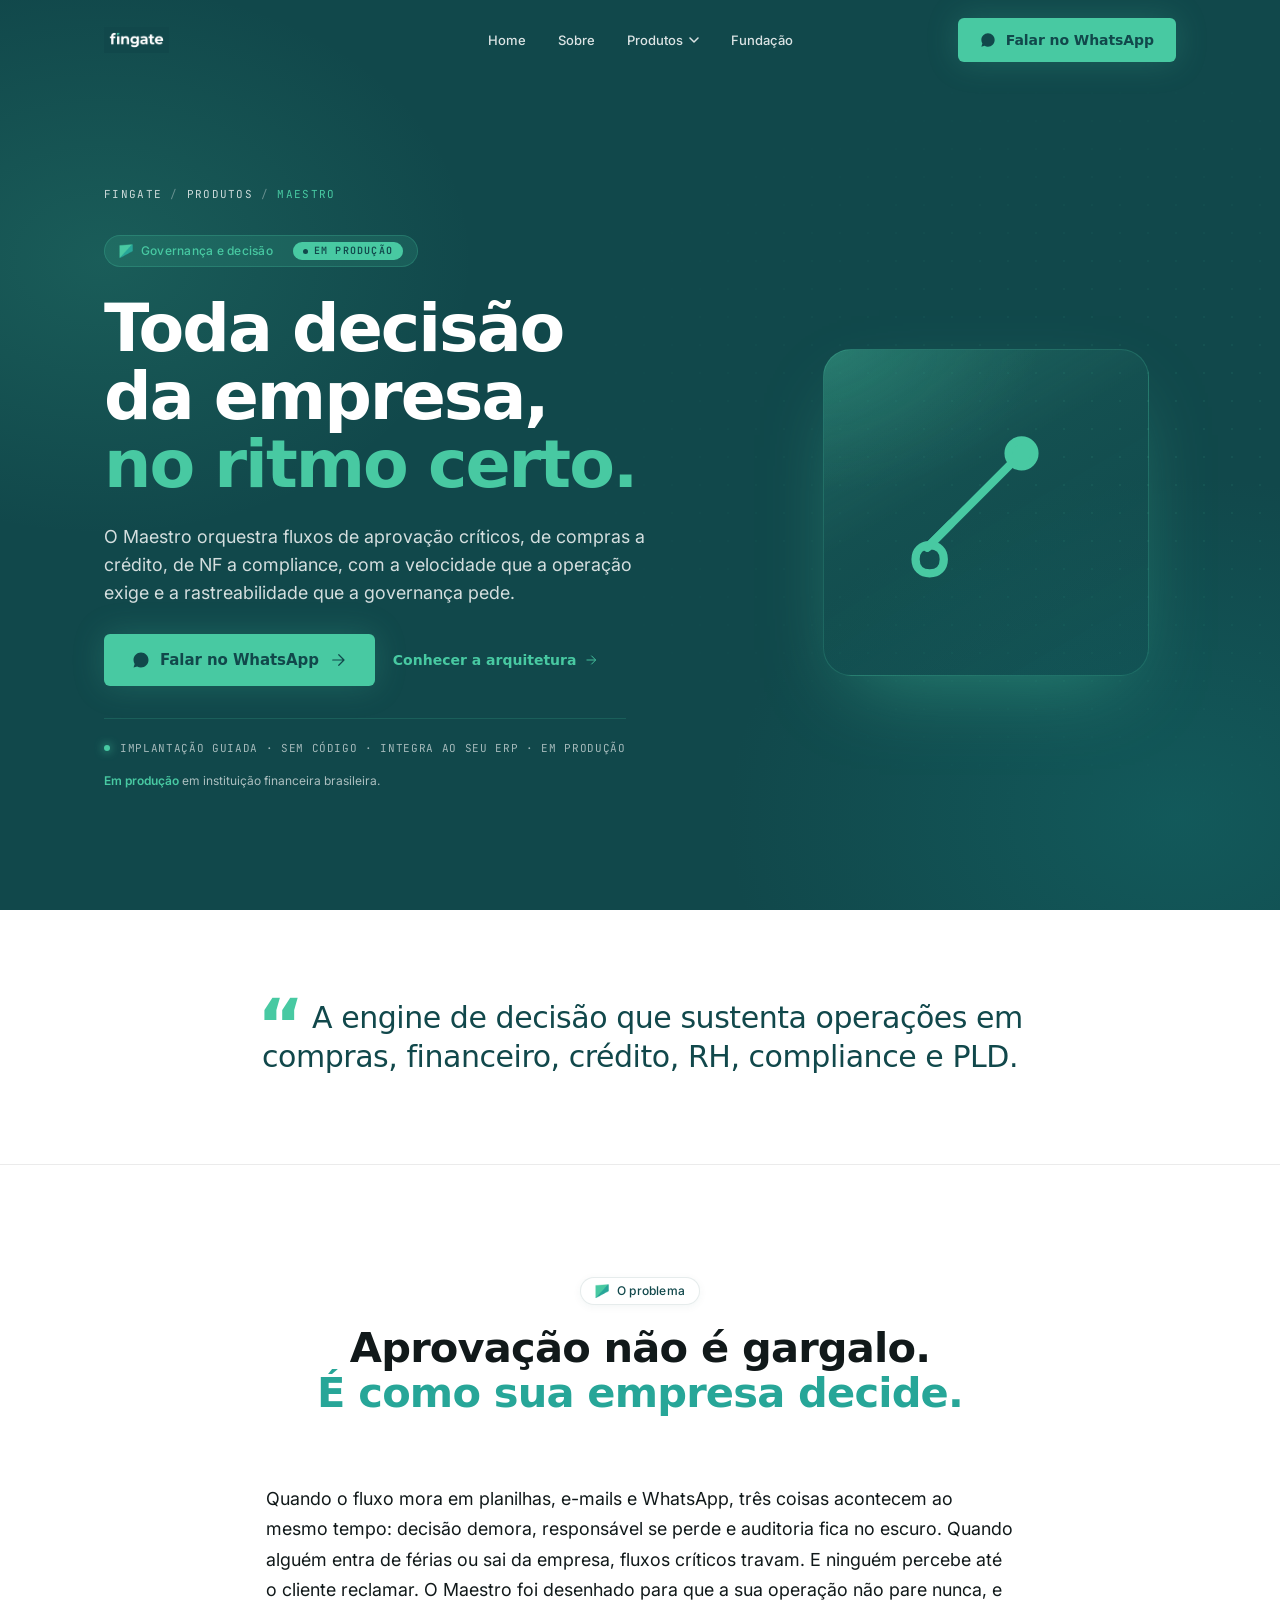
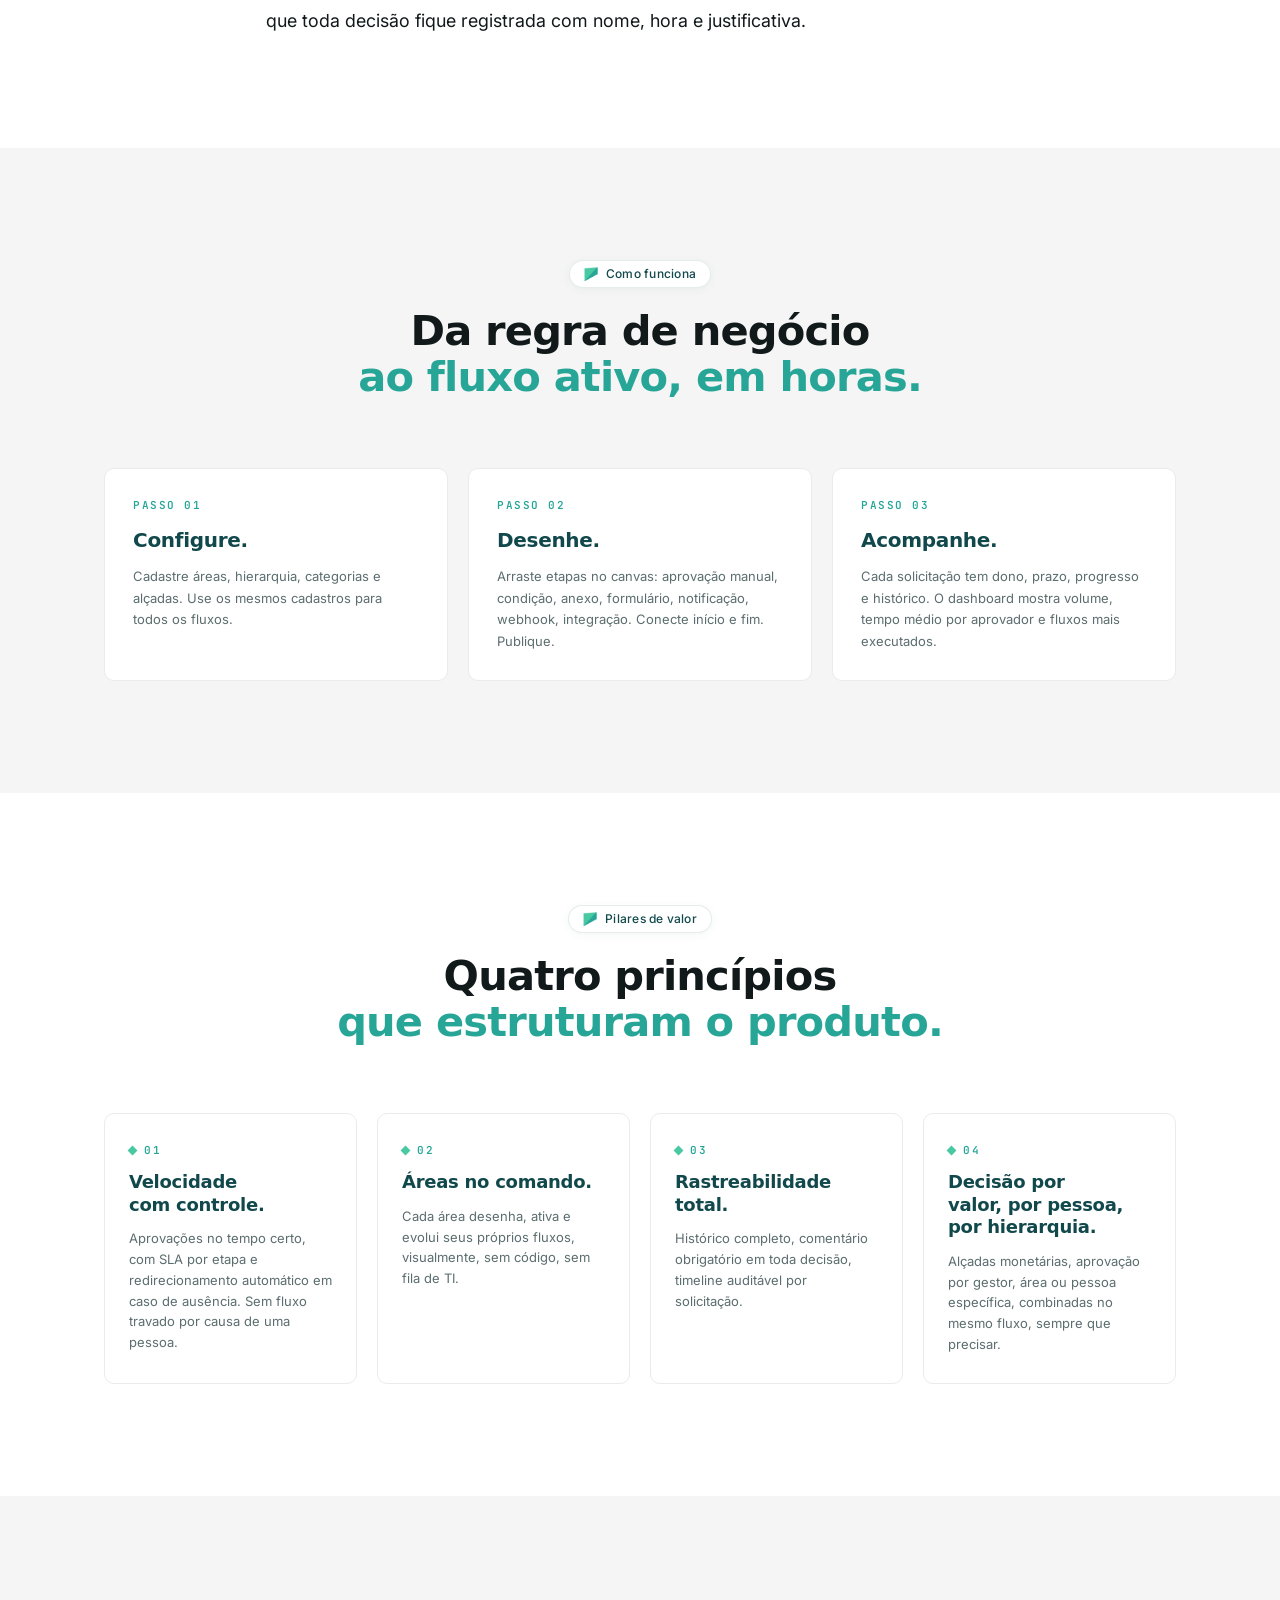
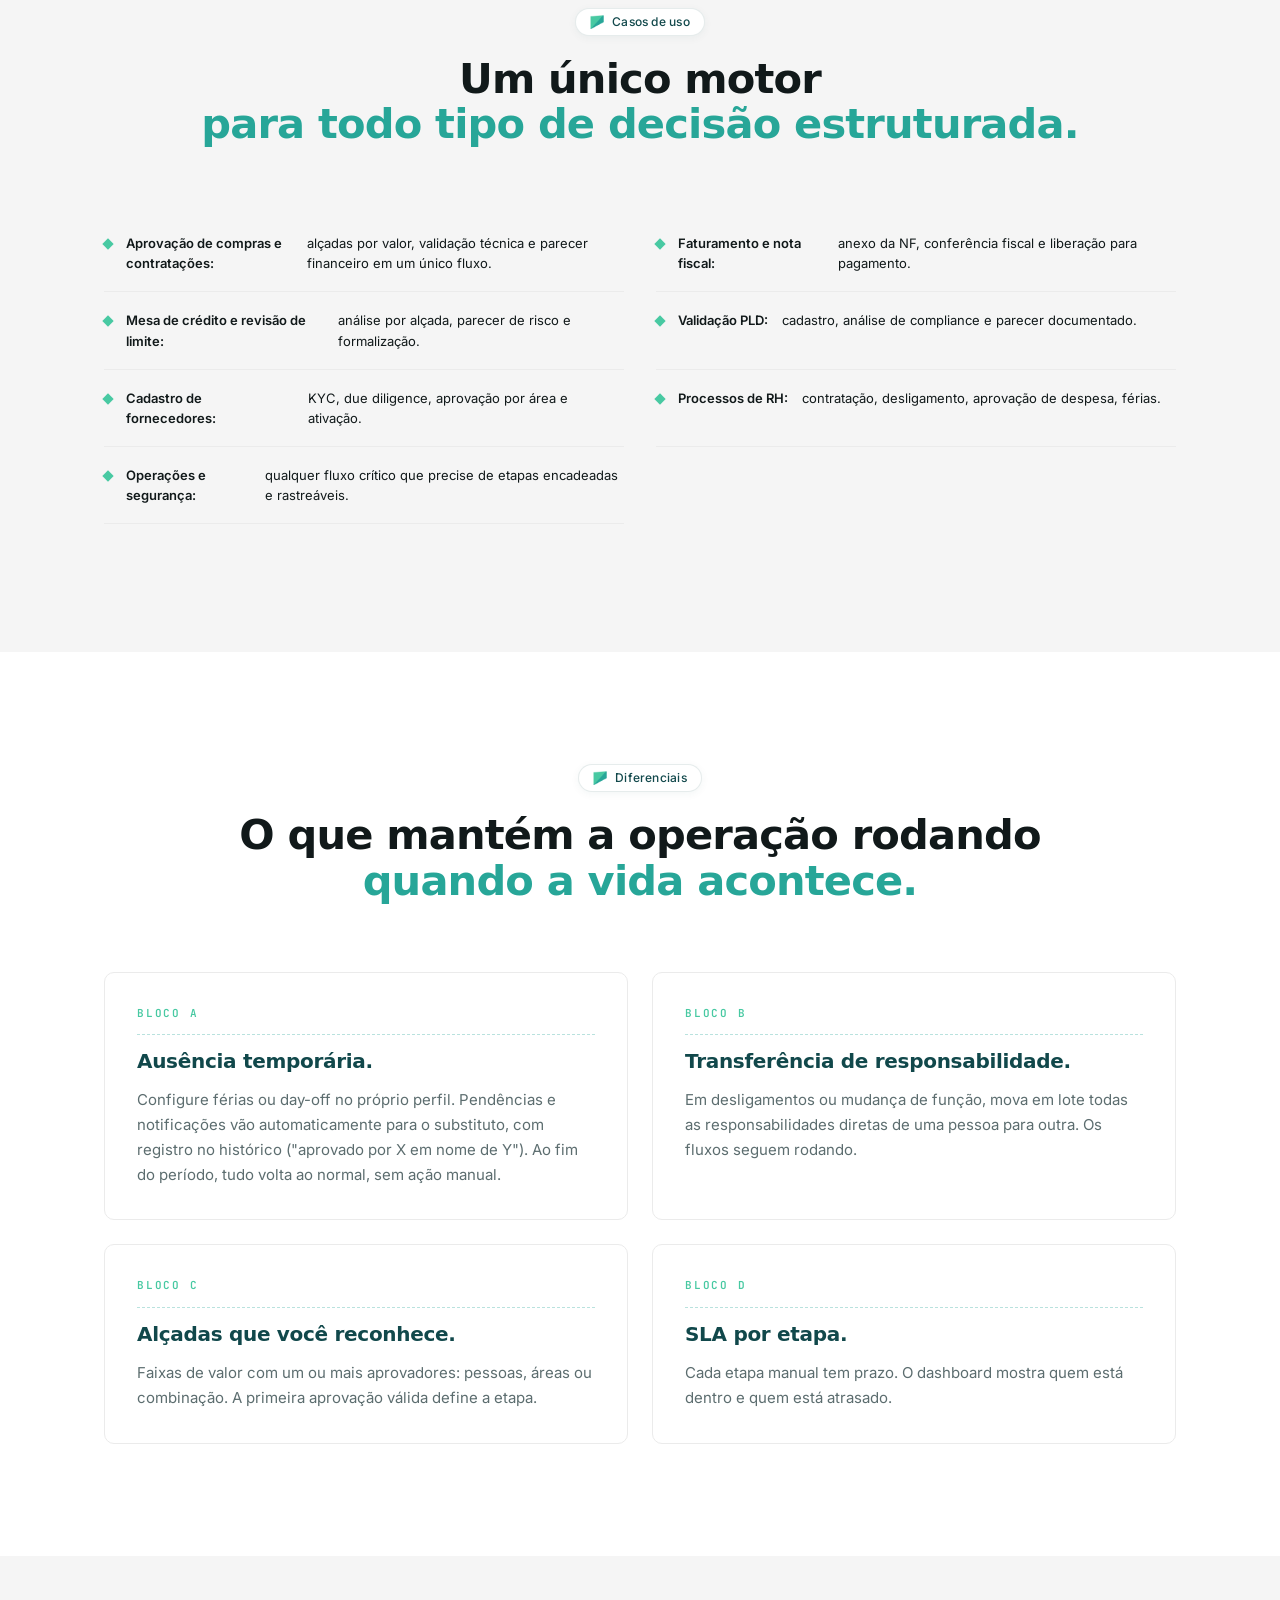
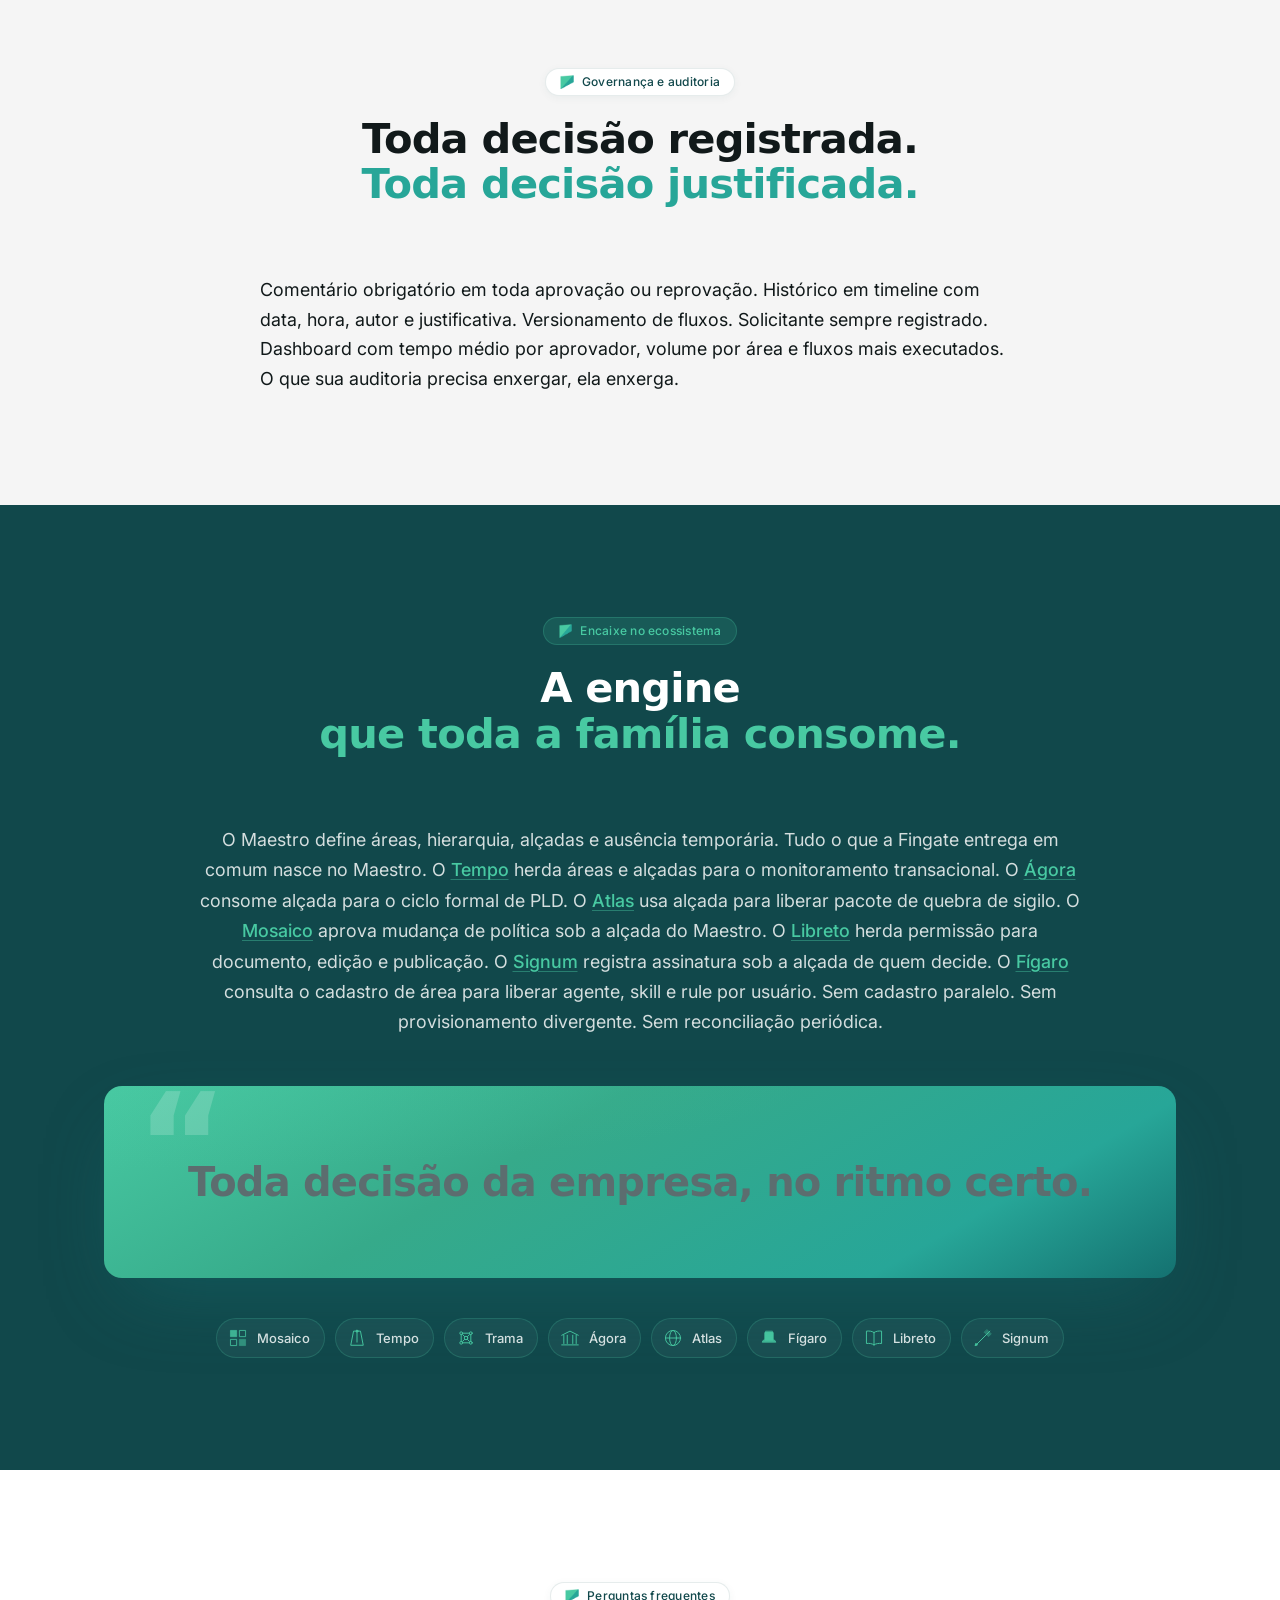
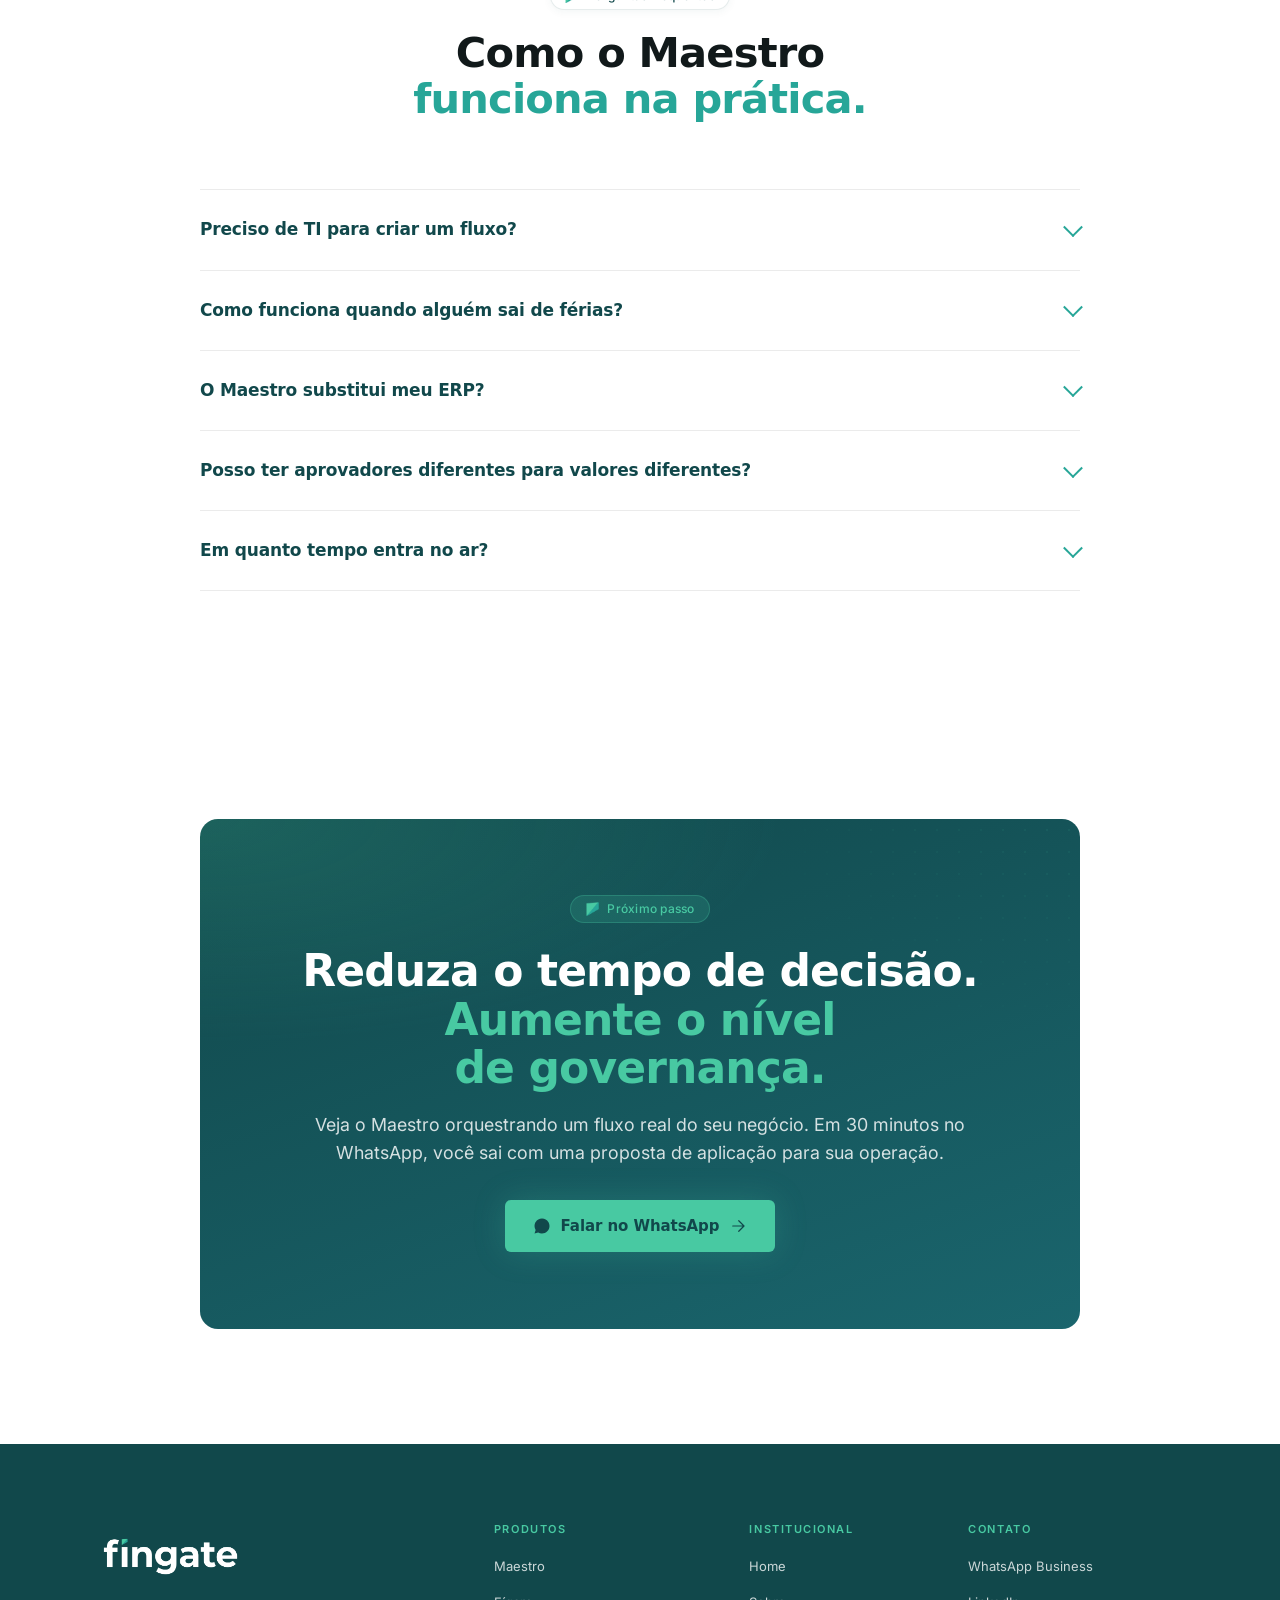
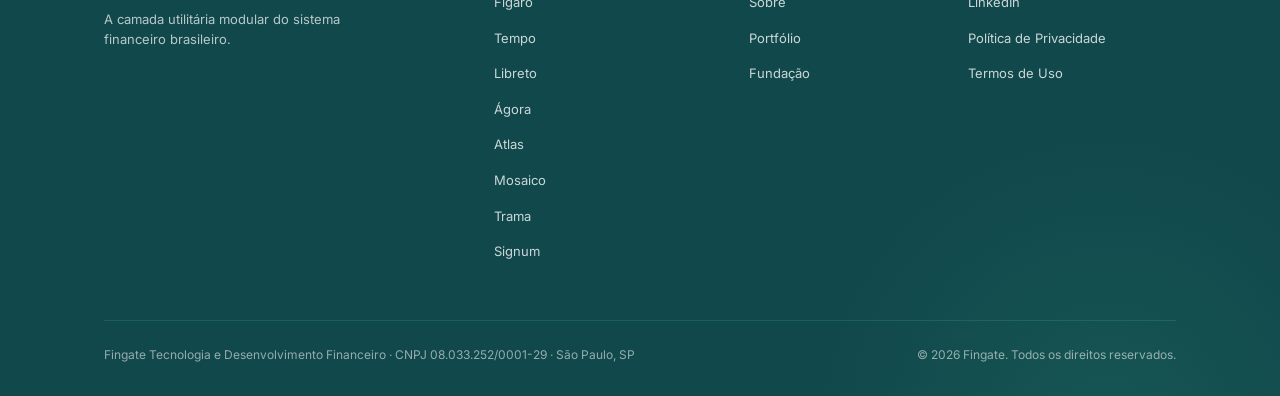
<file: produtos/maestro.html>
<!doctype html>
<html lang="pt-BR">
<head>
  <meta charset="UTF-8">
  <meta name="viewport" content="width=device-width, initial-scale=1.0">
  <title>Maestro · Toda decisão da empresa, no ritmo certo. — Fingate</title>
  <meta name="description" content="Engine de orquestração de decisões e fluxos de aprovação da Fingate. Áreas, hierarquia, alçadas e ausência temporária. Trilha auditável por evento. Em produção.">
  <link rel="canonical" href="https://fingate.com.br/produtos/maestro.html">

  <meta property="og:title" content="Maestro · Toda decisão da empresa, no ritmo certo. — Fingate">
  <meta property="og:description" content="Engine de orquestração de decisões e fluxos de aprovação da Fingate. Áreas, hierarquia, alçadas e ausência temporária. Trilha auditável por evento. Em produção.">
  <meta property="og:url" content="https://fingate.com.br/produtos/maestro.html">
  <meta property="og:type" content="website">
  <meta property="og:locale" content="pt_BR">
  <meta name="twitter:card" content="summary_large_image">

  <link rel="icon" type="image/png" href="../assets/images/gema-full-color.png">

  <link rel="stylesheet" href="../css/main.css">
  <link rel="stylesheet" href="../css/produto.css">

  <script type="application/ld+json">{"@context":"https://schema.org","@type":"Product","name":"Maestro","url":"https://fingate.com.br/produtos/maestro.html","description":"Engine de orquestração de decisões e fluxos de aprovação da Fingate. Áreas, hierarquia, alçadas e ausência temporária. Trilha auditável por evento. Em produção.","category":"Governança e decisão","brand":{"@type":"Brand","name":"Fingate"},"manufacturer":{"@type":"Organization","name":"Fingate Tecnologia e Desenvolvimento Financeiro","url":"https://fingate.com.br"},"audience":{"@type":"Audience","audienceType":"Gestores de área e C-level de instituições financeiras"}}</script>
  <script type="application/ld+json">{"@context":"https://schema.org","@type":"BreadcrumbList","itemListElement":[{"@type":"ListItem","position":1,"name":"Fingate","item":"https://fingate.com.br/"},{"@type":"ListItem","position":2,"name":"Produtos","item":"https://fingate.com.br/produtos"},{"@type":"ListItem","position":3,"name":"Maestro"}]}</script>
</head>
<body data-screen-label="Maestro">


  <svg width="0" height="0" style="position:absolute" aria-hidden="true">
    <defs>
      <symbol id="i-arrow" viewBox="0 0 24 24" fill="none" stroke="currentColor" stroke-width="1.6" stroke-linecap="round" stroke-linejoin="round">
        <path d="M5 12h14M13 5l7 7-7 7"/>
      </symbol>
      <symbol id="i-wa" viewBox="0 0 24 24" fill="currentColor">
        <path d="M17.5 14.4c-.3-.15-1.7-.85-2-.95-.25-.1-.45-.15-.65.15-.2.3-.75.95-.9 1.15-.15.2-.35.2-.65.05-.3-.15-1.25-.46-2.4-1.48-.9-.8-1.5-1.78-1.67-2.08-.18-.3-.02-.46.13-.6.13-.13.3-.35.45-.52.15-.18.2-.3.3-.5.1-.2.05-.38-.02-.53-.07-.15-.65-1.6-.9-2.2-.24-.57-.48-.5-.65-.5l-.55-.02c-.18 0-.5.08-.75.38-.25.3-1 1-1 2.43s1.03 2.82 1.18 3c.15.2 2.03 3.1 4.92 4.34 1.78.76 2.45.83 3.33.7.53-.07 1.7-.7 1.95-1.37.24-.67.24-1.25.17-1.37-.08-.13-.27-.2-.57-.35zM12 2C6.5 2 2 6.5 2 12c0 1.95.56 3.77 1.52 5.31L2.05 22l4.83-1.27A9.95 9.95 0 0 0 12 22c5.5 0 10-4.5 10-10S17.5 2 12 2z"/>
      </symbol>
      <symbol id="p-maestro" viewBox="0 0 32 32" fill="none" stroke="currentColor" stroke-width="1.4" stroke-linecap="round" stroke-linejoin="round">
        <path d="M6 22 L20 8"/>
        <circle cx="22" cy="6" r="2.2" fill="currentColor"/>
        <path d="M4 24c0 1.5 1 2.4 2.4 2.4S8.8 25.5 8.8 24 7.8 21.6 6.4 21.6 4 22.5 4 24z"/>
        <path d="M10 18l-4 4"/>
      </symbol>
      <symbol id="p-figaro" viewBox="0 0 32 32" fill="none" stroke="currentColor" stroke-width="1.4" stroke-linejoin="round">
        <path d="M6 22h20l-2-3H8z" fill="currentColor" opacity="0.85"/>
        <path d="M10 19V8h12v11z" fill="currentColor"/>
        <path d="M11 6h10v2H11z" fill="currentColor" opacity="0.7"/>
      </symbol>
      <symbol id="p-tempo" viewBox="0 0 32 32" fill="none" stroke="currentColor" stroke-width="1.4" stroke-linecap="round" stroke-linejoin="round">
        <path d="M7 26L11 6h10l4 20z"/>
        <path d="M16 22V8"/>
        <circle cx="16" cy="6" r="1.5" fill="currentColor"/>
      </symbol>
      <symbol id="p-libreto" viewBox="0 0 32 32" fill="none" stroke="currentColor" stroke-width="1.4" stroke-linecap="round" stroke-linejoin="round">
        <path d="M16 8C13 6 9 5.5 5 6v18c4-.5 8 0 11 2"/>
        <path d="M16 8c3-2 7-2.5 11-2v18c-4-.5-8 0-11 2"/>
        <path d="M16 8v18"/>
      </symbol>
      <symbol id="p-agora" viewBox="0 0 32 32" fill="none" stroke="currentColor" stroke-width="1.4" stroke-linecap="round" stroke-linejoin="round">
        <path d="M4 12l12-6 12 6"/>
        <path d="M7 12v12M12 12v12M20 12v12M25 12v12"/>
        <path d="M4 26h24"/>
      </symbol>
      <symbol id="p-atlas" viewBox="0 0 32 32" fill="none" stroke="currentColor" stroke-width="1.4" stroke-linecap="round">
        <circle cx="16" cy="16" r="11"/>
        <ellipse cx="16" cy="16" rx="5" ry="11"/>
        <path d="M5 16h22"/>
      </symbol>
      <symbol id="p-mosaico" viewBox="0 0 32 32" fill="none" stroke="currentColor" stroke-width="1.2" stroke-linejoin="round">
        <rect x="5" y="5" width="9" height="9" fill="currentColor" opacity="0.85"/>
        <rect x="18" y="5" width="9" height="9"/>
        <rect x="5" y="18" width="9" height="9"/>
        <rect x="18" y="18" width="9" height="9" fill="currentColor" opacity="0.55"/>
      </symbol>
      <symbol id="p-trama" viewBox="0 0 32 32" fill="none" stroke="currentColor" stroke-width="1.4" stroke-linecap="round">
        <circle cx="9" cy="9" r="2"/>
        <circle cx="23" cy="9" r="2"/>
        <circle cx="9" cy="23" r="2"/>
        <circle cx="23" cy="23" r="2"/>
        <circle cx="16" cy="16" r="2.5"/>
        <path d="M11 9h10M11 23h10M9 11v10M23 11v10M11 11l3 3M21 11l-3 3M11 21l3-3M21 21l-3-3"/>
      </symbol>
      <symbol id="p-signum" viewBox="0 0 32 32" fill="none" stroke="currentColor" stroke-width="1.4" stroke-linecap="round" stroke-linejoin="round">
        <path d="M6 26L26 6"/>
        <path d="M22 4l6 6-4 4-6-6z" fill="currentColor" opacity="0.4"/>
        <path d="M5 27l3-1-2-2z" fill="currentColor"/>
      </symbol>
    </defs>
  </svg>



  <header class="site-header" role="banner">
    <div class="site-header__inner">
      <a href="../index.html" class="site-header__logo" aria-label="Fingate, página inicial">
        <img class="logo--dark" src="../assets/images/fingate-principal.png" alt="Fingate">
        <img class="logo--light" src="../assets/images/fingate-fundo-escuro.png" alt="Fingate">
      </a>
      <nav class="site-header__nav" aria-label="Principal">
        <a href="../index.html">Home</a>
        <a href="../sobre/index.html">Sobre</a>
        <div class="nav-mega">
          <button class="nav-mega__trigger is-active" aria-haspopup="true" aria-expanded="false" aria-controls="produtos-mega">
            Produtos
            <svg width="10" height="6" viewBox="0 0 10 6" fill="none" aria-hidden="true"><path d="M1 1l4 4 4-4" stroke="currentColor" stroke-width="1.5" stroke-linecap="round" stroke-linejoin="round"/></svg>
          </button>
          <div class="nav-mega__panel" id="produtos-mega" role="menu">
            <div class="nav-mega__inner">
              <a class="nav-mega__feature" href="figaro.html">
                <span class="nav-mega__feature-thumb" aria-hidden="true">
                  <svg viewBox="0 0 32 32"><use href="#p-figaro"/></svg>
                </span>
                <span class="nav-mega__feature-body">
                  <span class="nav-mega__feature-title">Fígaro</span>
                  <span class="nav-mega__feature-desc">Agente de IA, co-piloto de inteligência financeira. Correlaciona alertas e gera briefings.</span>
                  <span class="nav-mega__feature-cta">Saiba mais
                    <svg width="14" height="14" viewBox="0 0 14 14" fill="none" aria-hidden="true"><path d="M3 7h8M7 3l4 4-4 4" stroke="currentColor" stroke-width="1.5" stroke-linecap="round" stroke-linejoin="round"/></svg>
                  </span>
                </span>
              </a>
              <div class="nav-mega__cols">
                <div class="nav-mega__col">
                  <div class="nav-mega__label">Governança e decisão</div>
                  <a class="nav-mega__item is-active" href="maestro.html" aria-current="page">
                    <span class="nav-mega__icon"><svg viewBox="0 0 32 32" aria-hidden="true"><use href="#p-maestro"/></svg></span>
                    <span class="nav-mega__txt">
                      <span class="nav-mega__name">Maestro</span>
                      <span class="nav-mega__desc">Orquestração de fluxos, alçadas e aprovações.</span>
                    </span>
                  </a>
                  <a class="nav-mega__item" href="mosaico.html">
                    <span class="nav-mega__icon"><svg viewBox="0 0 32 32" aria-hidden="true"><use href="#p-mosaico"/></svg></span>
                    <span class="nav-mega__txt">
                      <span class="nav-mega__name">Mosaico</span>
                      <span class="nav-mega__desc">Motor de crédito com policy-as-code.</span>
                    </span>
                  </a>
                </div>
                <div class="nav-mega__col">
                  <div class="nav-mega__label">Inteligência e formalização</div>
                  <a class="nav-mega__item" href="libreto.html">
                    <span class="nav-mega__icon"><svg viewBox="0 0 32 32" aria-hidden="true"><use href="#p-libreto"/></svg></span>
                    <span class="nav-mega__txt">
                      <span class="nav-mega__name">Libreto</span>
                      <span class="nav-mega__desc">Repositório e editor de documentação corporativa.</span>
                    </span>
                  </a>
                  <a class="nav-mega__item" href="signum.html">
                    <span class="nav-mega__icon"><svg viewBox="0 0 32 32" aria-hidden="true"><use href="#p-signum"/></svg></span>
                    <span class="nav-mega__txt">
                      <span class="nav-mega__name">Signum</span>
                      <span class="nav-mega__desc">Assinatura digital ICP-Brasil e LTA.</span>
                    </span>
                  </a>
                </div>
                <div class="nav-mega__col">
                  <div class="nav-mega__label">Monitoramento e antifraude</div>
                  <a class="nav-mega__item" href="tempo.html">
                    <span class="nav-mega__icon"><svg viewBox="0 0 32 32" aria-hidden="true"><use href="#p-tempo"/></svg></span>
                    <span class="nav-mega__txt">
                      <span class="nav-mega__name">Tempo</span>
                      <span class="nav-mega__desc">Monitoramento transacional com IA embarcada.</span>
                    </span>
                  </a>
                  <a class="nav-mega__item" href="trama.html">
                    <span class="nav-mega__icon"><svg viewBox="0 0 32 32" aria-hidden="true"><use href="#p-trama"/></svg></span>
                    <span class="nav-mega__txt">
                      <span class="nav-mega__name">Trama</span>
                      <span class="nav-mega__desc">Antifraude em grafo com camadas combinadas.</span>
                    </span>
                  </a>
                </div>
                <div class="nav-mega__col">
                  <div class="nav-mega__label">Compliance regulatório</div>
                  <a class="nav-mega__item" href="agora.html">
                    <span class="nav-mega__icon"><svg viewBox="0 0 32 32" aria-hidden="true"><use href="#p-agora"/></svg></span>
                    <span class="nav-mega__txt">
                      <span class="nav-mega__name">Ágora</span>
                      <span class="nav-mega__desc">PLD que termina em RIF, não em planilha.</span>
                    </span>
                  </a>
                  <a class="nav-mega__item" href="atlas.html">
                    <span class="nav-mega__icon"><svg viewBox="0 0 32 32" aria-hidden="true"><use href="#p-atlas"/></svg></span>
                    <span class="nav-mega__txt">
                      <span class="nav-mega__name">Atlas</span>
                      <span class="nav-mega__desc">Quebra de sigilo como processo, com hash retido.</span>
                    </span>
                  </a>
                </div>
              </div>
            </div>
            <div class="nav-mega__footer">
              <a href="index.html" class="nav-mega__cta">Ver portfólio completo
                <svg width="14" height="14" viewBox="0 0 14 14" fill="none" aria-hidden="true"><path d="M3 7h8M7 3l4 4-4 4" stroke="currentColor" stroke-width="1.5" stroke-linecap="round" stroke-linejoin="round"/></svg>
              </a>
              <a class="nav-mega__expert"
                 href="https://wa.me/5511936210224?text=Ol%C3%A1%2C%20vim%20pela%20p%C3%A1gina%20de%20produto%20no%20site%20da%20Fingate%20e%20quero%20conversar%20com%20a%20equipe."
                 target="_blank" rel="noopener noreferrer"
                 data-origin="header_mega_maestro">
                Fale com um especialista
                <svg width="14" height="14" viewBox="0 0 14 14" fill="none" aria-hidden="true"><path d="M3 7h8M7 3l4 4-4 4" stroke="currentColor" stroke-width="1.5" stroke-linecap="round" stroke-linejoin="round"/></svg>
              </a>
            </div>
          </div>
        </div>
        <a href="../fundacao/index.html">Fundação</a>
      </nav>
      <a class="btn site-header__cta"
         href="https://wa.me/5511936210224?text=Ol%C3%A1%2C%20vim%20pelo%20site%20da%20Fingate%20e%20quero%20conversar%20com%20a%20equipe."
         target="_blank" rel="noopener noreferrer"
         data-origin="header_maestro">
        <svg aria-hidden="true"><use href="#i-wa"/></svg>
        Falar no WhatsApp
      </a>
      <button class="menu-toggle" aria-label="Abrir menu" aria-expanded="false"><span></span></button>
    </div>
    <div class="mobile-menu" aria-hidden="true">
      <a href="../index.html">Home</a>
      <a href="../sobre/index.html">Sobre</a>
      <a href="index.html" class="is-active">Produtos</a>
      <a href="../fundacao/index.html">Fundação</a>
      <a class="btn"
         href="https://wa.me/5511936210224?text=Ol%C3%A1%2C%20vim%20pelo%20site%20da%20Fingate%20e%20quero%20conversar%20com%20a%20equipe."
         target="_blank" rel="noopener noreferrer"
         data-origin="header_mobile_maestro">
        <svg aria-hidden="true"><use href="#i-wa"/></svg>
        Falar no WhatsApp
      </a>
    </div>
  </header>

  <main>

    <!-- ====================================================== -->
    <!-- §1 HERO                                                -->
    <!-- ====================================================== -->
    <section class="prod-hero" aria-labelledby="hero-headline" data-screen-label="01 Hero">
      <nav class="prod-crumb" aria-label="Trilha">
        <a href="../index.html">Fingate</a>
        <span class="sep">/</span>
        <a href="index.html">Produtos</a>
        <span class="sep">/</span>
        <span aria-current="page">Maestro</span>
      </nav>
      <div class="prod-hero__inner">
        <div class="prod-hero__copy">
          <span class="pill">
            <img class="pill-gem" src="../assets/images/gema-full-color.png" alt="" aria-hidden="true">
            Governança e decisão
            <span class="prod-status prod-status--live">Em produção</span>
          </span>
          <h1 id="hero-headline">Toda decisão da empresa,<span class="accent">no ritmo certo.</span></h1>
          <p class="prod-hero__lead">O Maestro orquestra fluxos de aprovação críticos, de compras a crédito, de NF a compliance, com a velocidade que a operação exige e a rastreabilidade que a governança pede.</p>
          <div class="prod-hero__ctas">
            <a class="btn btn--menta"
               href="https://wa.me/5511936210224?text=Ol%C3%A1%2C%20vim%20pela%20p%C3%A1gina%20do%20Maestro%20no%20site%20da%20Fingate%20e%20quero%20ver%20uma%20demonstra%C3%A7%C3%A3o."
               target="_blank" rel="noopener noreferrer"
               data-origin="produto_maestro">
              <svg aria-hidden="true"><use href="#i-wa"/></svg>
              Falar no WhatsApp
              <svg class="icon" aria-hidden="true"><use href="#i-arrow"/></svg>
            </a>
            <a class="link-secondary" href="#diferenciais">
              Conhecer a arquitetura
              <svg aria-hidden="true"><use href="#i-arrow"/></svg>
            </a>
          </div>
          <div class="prod-hero__micro">Implantação guiada · Sem código · Integra ao seu ERP · Em produção</div>
          <p class="prod-hero__selo"><strong>Em produção</strong> em instituição financeira brasileira.</p>
        </div>
        <div class="prod-hero__visual" aria-hidden="true">
          <div class="prod-hero__icon">
            <svg viewBox="0 0 32 32"><use href="#p-maestro"/></svg>
          </div>
        </div>
      </div>
    </section>

    <!-- ====================================================== -->
    <!-- §2 CREDIBILITY BAND                                    -->
    <!-- ====================================================== -->
    <section class="prod-band" aria-label="Faixa de credibilidade" data-screen-label="02 Credibilidade">
      <div class="prod-band__inner">
        <p class="prod-band__quote">A engine de decisão que sustenta operações em compras, financeiro, crédito, RH, compliance e PLD.</p>
        
        
      </div>
    </section>

    <!-- ====================================================== -->
    <!-- §3 PROBLEM                                              -->
    <!-- ====================================================== -->
    <section class="prod-sec prod-sec--light" aria-labelledby="problem-headline" data-screen-label="03 O problema">
      <div class="container">
        <header class="prod-sec__head">
          <span class="pill">
            <img class="pill-gem" src="../assets/images/gema-full-color.png" alt="" aria-hidden="true">
            O problema
          </span>
          <h2 id="problem-headline">Aprovação não é gargalo.<span class="accent">É como sua empresa decide.</span></h2>
        </header>
        <p style="max-width:68ch;margin:0 auto;font-size:var(--fs-lead);line-height:1.7;color:var(--cinza-700);text-align:left;">Quando o fluxo mora em planilhas, e-mails e WhatsApp, três coisas acontecem ao mesmo tempo: decisão demora, responsável se perde e auditoria fica no escuro. Quando alguém entra de férias ou sai da empresa, fluxos críticos travam. E ninguém percebe até o cliente reclamar. O Maestro foi desenhado para que a sua operação não pare nunca, e que toda decisão fique registrada com nome, hora e justificativa.</p>
      </div>
    </section>

    <!-- ====================================================== -->
    <!-- §4 HOW IT WORKS                                         -->
    <!-- ====================================================== -->
    <section class="prod-sec prod-sec--gray" aria-labelledby="how-headline" data-screen-label="04 Como funciona">
      <div class="container">
        <header class="prod-sec__head">
          <span class="pill">
            <img class="pill-gem" src="../assets/images/gema-full-color.png" alt="" aria-hidden="true">
            Como funciona
          </span>
          <h2 id="how-headline">Da regra de negócio<span class="accent">ao fluxo ativo, em horas.</span></h2>
        </header>
        <div class="prod-steps">
          <article class="prod-step">
            <span class="prod-step__num"></span>
            <h3>Configure.</h3>
            <p>Cadastre áreas, hierarquia, categorias e alçadas. Use os mesmos cadastros para todos os fluxos.</p>
          </article><article class="prod-step">
            <span class="prod-step__num"></span>
            <h3>Desenhe.</h3>
            <p>Arraste etapas no canvas: aprovação manual, condição, anexo, formulário, notificação, webhook, integração. Conecte início e fim. Publique.</p>
          </article><article class="prod-step">
            <span class="prod-step__num"></span>
            <h3>Acompanhe.</h3>
            <p>Cada solicitação tem dono, prazo, progresso e histórico. O dashboard mostra volume, tempo médio por aprovador e fluxos mais executados.</p>
          </article>
        </div>
      </div>
    </section>

    <!-- ====================================================== -->
    <!-- §5 PILLARS                                              -->
    <!-- ====================================================== -->
    <section class="prod-sec prod-sec--light" aria-labelledby="pillars-headline" data-screen-label="05 Pilares">
      <div class="container">
        <header class="prod-sec__head">
          <span class="pill">
            <img class="pill-gem" src="../assets/images/gema-full-color.png" alt="" aria-hidden="true">
            Pilares de valor
          </span>
          <h2 id="pillars-headline">Quatro princípios<span class="accent">que estruturam o produto.</span></h2>
        </header>
        <div class="prod-pillars">
          <article class="prod-pillar">
            <span class="prod-pillar__tag">01</span>
            <h3>Velocidade com controle.</h3>
            <p>Aprovações no tempo certo, com SLA por etapa e redirecionamento automático em caso de ausência. Sem fluxo travado por causa de uma pessoa.</p>
          </article><article class="prod-pillar">
            <span class="prod-pillar__tag">02</span>
            <h3>Áreas no comando.</h3>
            <p>Cada área desenha, ativa e evolui seus próprios fluxos, visualmente, sem código, sem fila de TI.</p>
          </article><article class="prod-pillar">
            <span class="prod-pillar__tag">03</span>
            <h3>Rastreabilidade total.</h3>
            <p>Histórico completo, comentário obrigatório em toda decisão, timeline auditável por solicitação.</p>
          </article><article class="prod-pillar">
            <span class="prod-pillar__tag">04</span>
            <h3>Decisão por valor, por pessoa, por hierarquia.</h3>
            <p>Alçadas monetárias, aprovação por gestor, área ou pessoa específica, combinadas no mesmo fluxo, sempre que precisar.</p>
          </article>
        </div>
      </div>
    </section>

    <!-- ====================================================== -->
    <!-- §6 CASES OF USE                                         -->
    <!-- ====================================================== -->
    <section class="prod-sec prod-sec--gray" aria-labelledby="cases-headline" data-screen-label="06 Casos de uso">
      <div class="container">
        <header class="prod-sec__head">
          <span class="pill">
            <img class="pill-gem" src="../assets/images/gema-full-color.png" alt="" aria-hidden="true">
            Casos de uso
          </span>
          <h2 id="cases-headline">Um único motor<span class="accent">para todo tipo de decisão estruturada.</span></h2>
        </header>
        <ul class="prod-cases">
          <li><strong>Aprovação de compras e contratações:</strong> alçadas por valor, validação técnica e parecer financeiro em um único fluxo.</li><li><strong>Faturamento e nota fiscal:</strong> anexo da NF, conferência fiscal e liberação para pagamento.</li><li><strong>Mesa de crédito e revisão de limite:</strong> análise por alçada, parecer de risco e formalização.</li><li><strong>Validação PLD:</strong> cadastro, análise de compliance e parecer documentado.</li><li><strong>Cadastro de fornecedores:</strong> KYC, due diligence, aprovação por área e ativação.</li><li><strong>Processos de RH:</strong> contratação, desligamento, aprovação de despesa, férias.</li><li><strong>Operações e segurança:</strong> qualquer fluxo crítico que precise de etapas encadeadas e rastreáveis.</li>
        </ul>
      </div>
    </section>

    <!-- ====================================================== -->
    <!-- §7 DIFFERENTIALS                                        -->
    <!-- ====================================================== -->
    <section id="diferenciais" class="prod-sec prod-sec--light" aria-labelledby="diff-headline" data-screen-label="07 Diferenciais">
      <div class="container">
        <header class="prod-sec__head">
          <span class="pill">
            <img class="pill-gem" src="../assets/images/gema-full-color.png" alt="" aria-hidden="true">
            Diferenciais
          </span>
          <h2 id="diff-headline">O que mantém a operação rodando<span class="accent">quando a vida acontece.</span></h2>
        </header>
        <div class="prod-diff">
          <article class="prod-diff__block">
            <span class="prod-diff__tag">Bloco A</span>
            <h3>Ausência temporária.</h3>
            <p>Configure férias ou day-off no próprio perfil. Pendências e notificações vão automaticamente para o substituto, com registro no histórico ("aprovado por X em nome de Y"). Ao fim do período, tudo volta ao normal, sem ação manual.</p>
          </article><article class="prod-diff__block">
            <span class="prod-diff__tag">Bloco B</span>
            <h3>Transferência de responsabilidade.</h3>
            <p>Em desligamentos ou mudança de função, mova em lote todas as responsabilidades diretas de uma pessoa para outra. Os fluxos seguem rodando.</p>
          </article><article class="prod-diff__block">
            <span class="prod-diff__tag">Bloco C</span>
            <h3>Alçadas que você reconhece.</h3>
            <p>Faixas de valor com um ou mais aprovadores: pessoas, áreas ou combinação. A primeira aprovação válida define a etapa.</p>
          </article><article class="prod-diff__block">
            <span class="prod-diff__tag">Bloco D</span>
            <h3>SLA por etapa.</h3>
            <p>Cada etapa manual tem prazo. O dashboard mostra quem está dentro e quem está atrasado.</p>
          </article>
        </div>
      </div>
    </section>

    <!-- ====================================================== -->
    <!-- §8 GOVERNANCE                                           -->
    <!-- ====================================================== -->
    <section class="prod-sec prod-sec--gray" aria-labelledby="gov-headline" data-screen-label="08 Governança">
      <div class="container">
        <header class="prod-sec__head">
          <span class="pill">
            <img class="pill-gem" src="../assets/images/gema-full-color.png" alt="" aria-hidden="true">
            Governança e auditoria
          </span>
          <h2 id="gov-headline">Toda decisão registrada.<span class="accent">Toda decisão justificada.</span></h2>
        </header>
        <div class="prod-gov prod-gov--single">
          <p class="prod-gov__copy">Comentário obrigatório em toda aprovação ou reprovação. Histórico em timeline com data, hora, autor e justificativa. Versionamento de fluxos. Solicitante sempre registrado. Dashboard com tempo médio por aprovador, volume por área e fluxos mais executados. O que sua auditoria precisa enxergar, ela enxerga.</p>
          
        </div>
      </div>
    </section>

    <!-- ====================================================== -->
    <!-- §9 ECOSYSTEM (dark, anchor quote)                       -->
    <!-- ====================================================== -->
    <section class="prod-sec prod-sec--dark" aria-labelledby="eco-headline" data-screen-label="09 Ecossistema">
      <div class="container">
        <header class="prod-sec__head">
          <span class="pill pill--on-dark">
            <img class="pill-gem" src="../assets/images/gema-full-color.png" alt="" aria-hidden="true">
            Encaixe no ecossistema
          </span>
          <h2 id="eco-headline">A engine<span class="accent">que toda a família consome.</span></h2>
        </header>
        <p class="prod-eco__copy">O Maestro define áreas, hierarquia, alçadas e ausência temporária. Tudo o que a Fingate entrega em comum nasce no Maestro. O <a href="tempo.html">Tempo</a> herda áreas e alçadas para o monitoramento transacional. O <a href="agora.html">Ágora</a> consome alçada para o ciclo formal de PLD. O <a href="atlas.html">Atlas</a> usa alçada para liberar pacote de quebra de sigilo. O <a href="mosaico.html">Mosaico</a> aprova mudança de política sob a alçada do Maestro. O <a href="libreto.html">Libreto</a> herda permissão para documento, edição e publicação. O <a href="signum.html">Signum</a> registra assinatura sob a alçada de quem decide. O <a href="figaro.html">Fígaro</a> consulta o cadastro de área para liberar agente, skill e rule por usuário. Sem cadastro paralelo. Sem provisionamento divergente. Sem reconciliação periódica.</p>
        <blockquote class="prod-eco__quote">
          <p>Toda decisão da empresa, no ritmo certo.</p>
        </blockquote>
        <div class="prod-eco__chips" aria-label="Outros produtos da família">
    <a class="prod-eco__chip" href="mosaico.html">
      <span class="prod-eco__chip-icon"><svg viewBox="0 0 32 32" aria-hidden="true"><use href="#p-mosaico"/></svg></span>
      Mosaico
    </a>
    <a class="prod-eco__chip" href="tempo.html">
      <span class="prod-eco__chip-icon"><svg viewBox="0 0 32 32" aria-hidden="true"><use href="#p-tempo"/></svg></span>
      Tempo
    </a>
    <a class="prod-eco__chip" href="trama.html">
      <span class="prod-eco__chip-icon"><svg viewBox="0 0 32 32" aria-hidden="true"><use href="#p-trama"/></svg></span>
      Trama
    </a>
    <a class="prod-eco__chip" href="agora.html">
      <span class="prod-eco__chip-icon"><svg viewBox="0 0 32 32" aria-hidden="true"><use href="#p-agora"/></svg></span>
      Ágora
    </a>
    <a class="prod-eco__chip" href="atlas.html">
      <span class="prod-eco__chip-icon"><svg viewBox="0 0 32 32" aria-hidden="true"><use href="#p-atlas"/></svg></span>
      Atlas
    </a>
    <a class="prod-eco__chip" href="figaro.html">
      <span class="prod-eco__chip-icon"><svg viewBox="0 0 32 32" aria-hidden="true"><use href="#p-figaro"/></svg></span>
      Fígaro
    </a>
    <a class="prod-eco__chip" href="libreto.html">
      <span class="prod-eco__chip-icon"><svg viewBox="0 0 32 32" aria-hidden="true"><use href="#p-libreto"/></svg></span>
      Libreto
    </a>
    <a class="prod-eco__chip" href="signum.html">
      <span class="prod-eco__chip-icon"><svg viewBox="0 0 32 32" aria-hidden="true"><use href="#p-signum"/></svg></span>
      Signum
    </a></div>
      </div>
    </section>

    <!-- ====================================================== -->
    <!-- §10 FAQ                                                 -->
    <!-- ====================================================== -->
    <section class="prod-sec prod-sec--light" aria-labelledby="faq-headline" data-screen-label="10 FAQ">
      <div class="container">
        <header class="prod-sec__head">
          <span class="pill">
            <img class="pill-gem" src="../assets/images/gema-full-color.png" alt="" aria-hidden="true">
            Perguntas frequentes
          </span>
          <h2 id="faq-headline">Como o Maestro<span class="accent">funciona na prática.</span></h2>
        </header>
        <div class="prod-faq__list">
          <details class="prod-faq__item">
            <summary>Preciso de TI para criar um fluxo?</summary>
            <p>Não. As áreas configuram seus próprios fluxos visualmente, no painel de Configuração.</p>
          </details><details class="prod-faq__item">
            <summary>Como funciona quando alguém sai de férias?</summary>
            <p>A pessoa configura ausência temporária no próprio perfil, define um substituto, e as pendências são redirecionadas automaticamente durante o período. Tudo fica registrado no histórico.</p>
          </details><details class="prod-faq__item">
            <summary>O Maestro substitui meu ERP?</summary>
            <p>Não. Ele orquestra as decisões que cercam seu ERP (aprovação de compra, liberação de NF, validação de cadastro, decisão de crédito) e se integra a ele via webhooks e funções.</p>
          </details><details class="prod-faq__item">
            <summary>Posso ter aprovadores diferentes para valores diferentes?</summary>
            <p>Sim. As alçadas trabalham com faixas de valor, e cada faixa pode ter uma ou mais pessoas, áreas ou a combinação delas.</p>
          </details><details class="prod-faq__item">
            <summary>Em quanto tempo entra no ar?</summary>
            <p>Implantação guiada. O primeiro fluxo costuma estar ativo em poucas horas após a configuração dos cadastros auxiliares.</p>
          </details>
        </div>
      </div>
    </section>

    <!-- ====================================================== -->
    <!-- §11 CTA FINAL                                           -->
    <!-- ====================================================== -->
    <section class="prod-cta" aria-labelledby="cta-headline" data-screen-label="11 CTA">
      <div class="container">
        <div class="prod-cta__inner">
          <span class="pill">
            <img class="pill-gem" src="../assets/images/gema-full-color.png" alt="" aria-hidden="true">
            Próximo passo
          </span>
          <h2 id="cta-headline">Reduza o tempo de decisão.<span class="accent">Aumente o nível de governança.</span></h2>
          <p>Veja o Maestro orquestrando um fluxo real do seu negócio. Em 30 minutos no WhatsApp, você sai com uma proposta de aplicação para sua operação.</p>
          <a class="btn btn--menta"
             href="https://wa.me/5511936210224?text=Ol%C3%A1%2C%20vim%20pela%20p%C3%A1gina%20do%20Maestro%20no%20site%20da%20Fingate%20e%20quero%20ver%20uma%20demonstra%C3%A7%C3%A3o."
             target="_blank" rel="noopener noreferrer"
             data-origin="produto_maestro_cta">
            <svg aria-hidden="true"><use href="#i-wa"/></svg>
            Falar no WhatsApp
            <svg class="icon" aria-hidden="true"><use href="#i-arrow"/></svg>
          </a>
        </div>
      </div>
    </section>

  </main>


  <footer class="site-footer" role="contentinfo">
    <div class="container">
      <div class="site-footer__top">
        <div class="site-footer__brand">
          <img src="../assets/images/fingate-fundo-escuro.png" alt="Fingate">
          <p>A camada utilitária modular do sistema financeiro brasileiro.</p>
        </div>
        <div class="site-footer__col">
          <h4>Produtos</h4>
          <ul>
            <li><a href="maestro.html" aria-current="page">Maestro</a></li>
            <li><a href="figaro.html">Fígaro</a></li>
            <li><a href="tempo.html">Tempo</a></li>
            <li><a href="libreto.html">Libreto</a></li>
            <li><a href="agora.html">Ágora</a></li>
            <li><a href="atlas.html">Atlas</a></li>
            <li><a href="mosaico.html">Mosaico</a></li>
            <li><a href="trama.html">Trama</a></li>
            <li><a href="signum.html">Signum</a></li>
          </ul>
        </div>
        <div class="site-footer__col">
          <h4>Institucional</h4>
          <ul>
            <li><a href="../index.html">Home</a></li>
            <li><a href="../sobre/index.html">Sobre</a></li>
            <li><a href="index.html">Portfólio</a></li>
            <li><a href="../fundacao/index.html">Fundação</a></li>
          </ul>
        </div>
        <div class="site-footer__col">
          <h4>Contato</h4>
          <ul>
            <li>
              <a href="https://wa.me/5511936210224?text=Ol%C3%A1%2C%20vim%20pelo%20site%20da%20Fingate%20e%20quero%20conversar%20com%20a%20equipe."
                 target="_blank" rel="noopener noreferrer"
                 data-origin="footer_maestro">WhatsApp Business</a>
            </li>
            <li><a href="https://www.linkedin.com/company/fingate" target="_blank" rel="noopener noreferrer">LinkedIn</a></li>
            <li><a href="#">Política de Privacidade</a></li>
            <li><a href="#">Termos de Uso</a></li>
          </ul>
        </div>
      </div>
      <div class="site-footer__bottom">
        <span>Fingate Tecnologia e Desenvolvimento Financeiro · CNPJ 08.033.252/0001-29 · São Paulo, SP</span>
        <span>© 2026 Fingate. Todos os direitos reservados.</span>
      </div>
    </div>
  </footer>

  <script src="../js/main.js" defer></script>
</body>
</html>
</file>
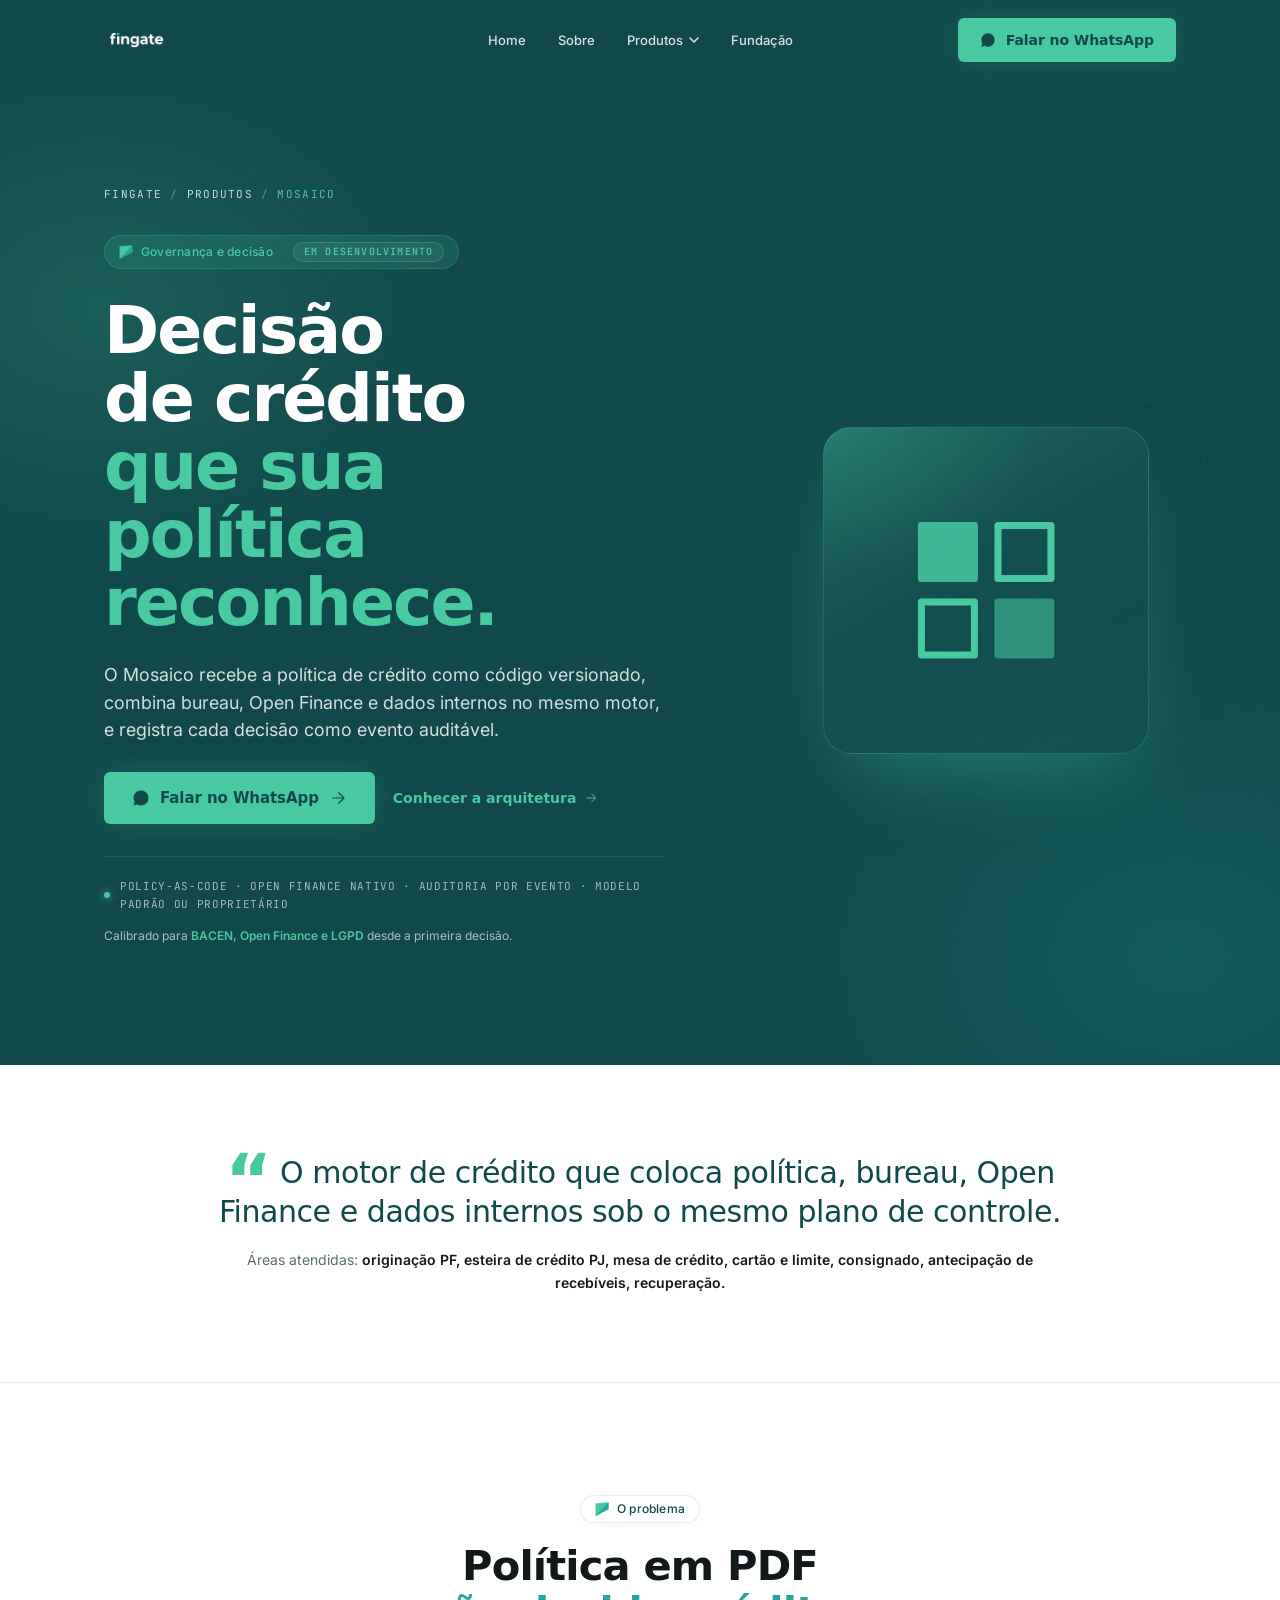
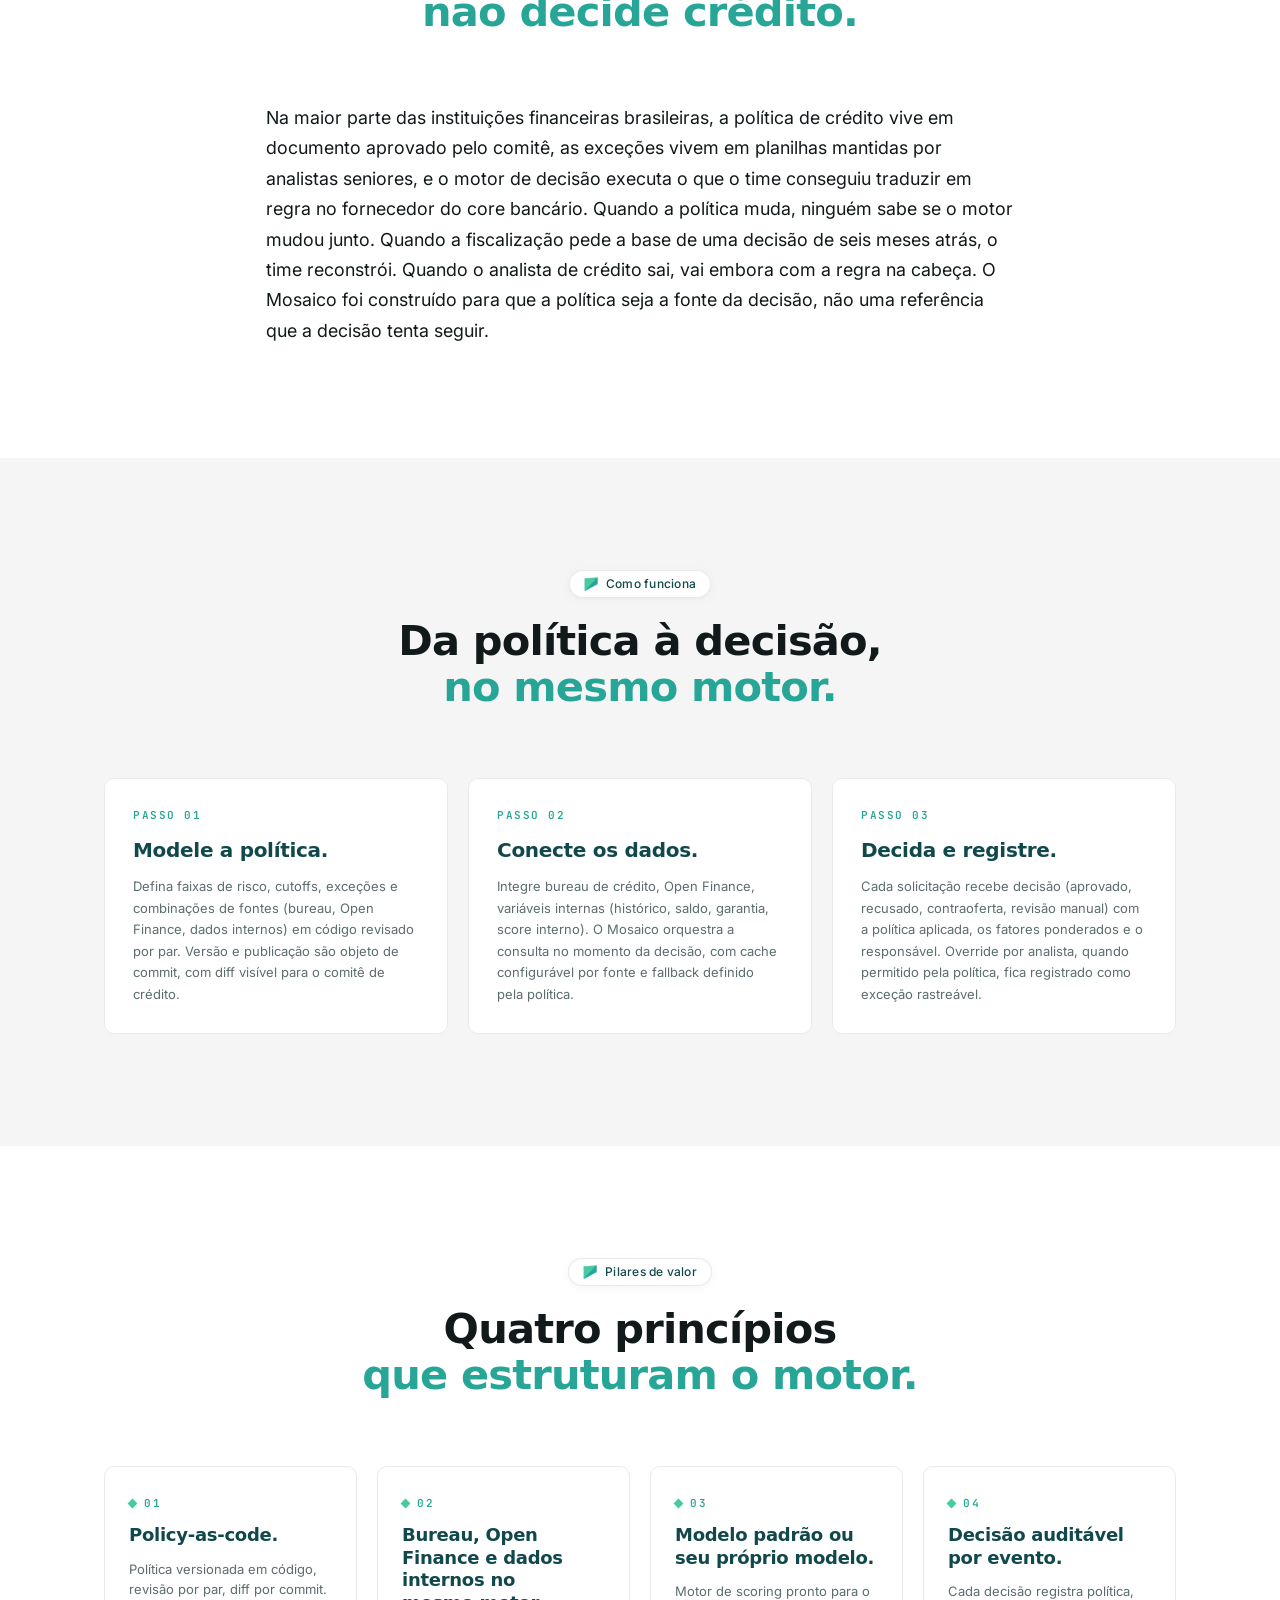
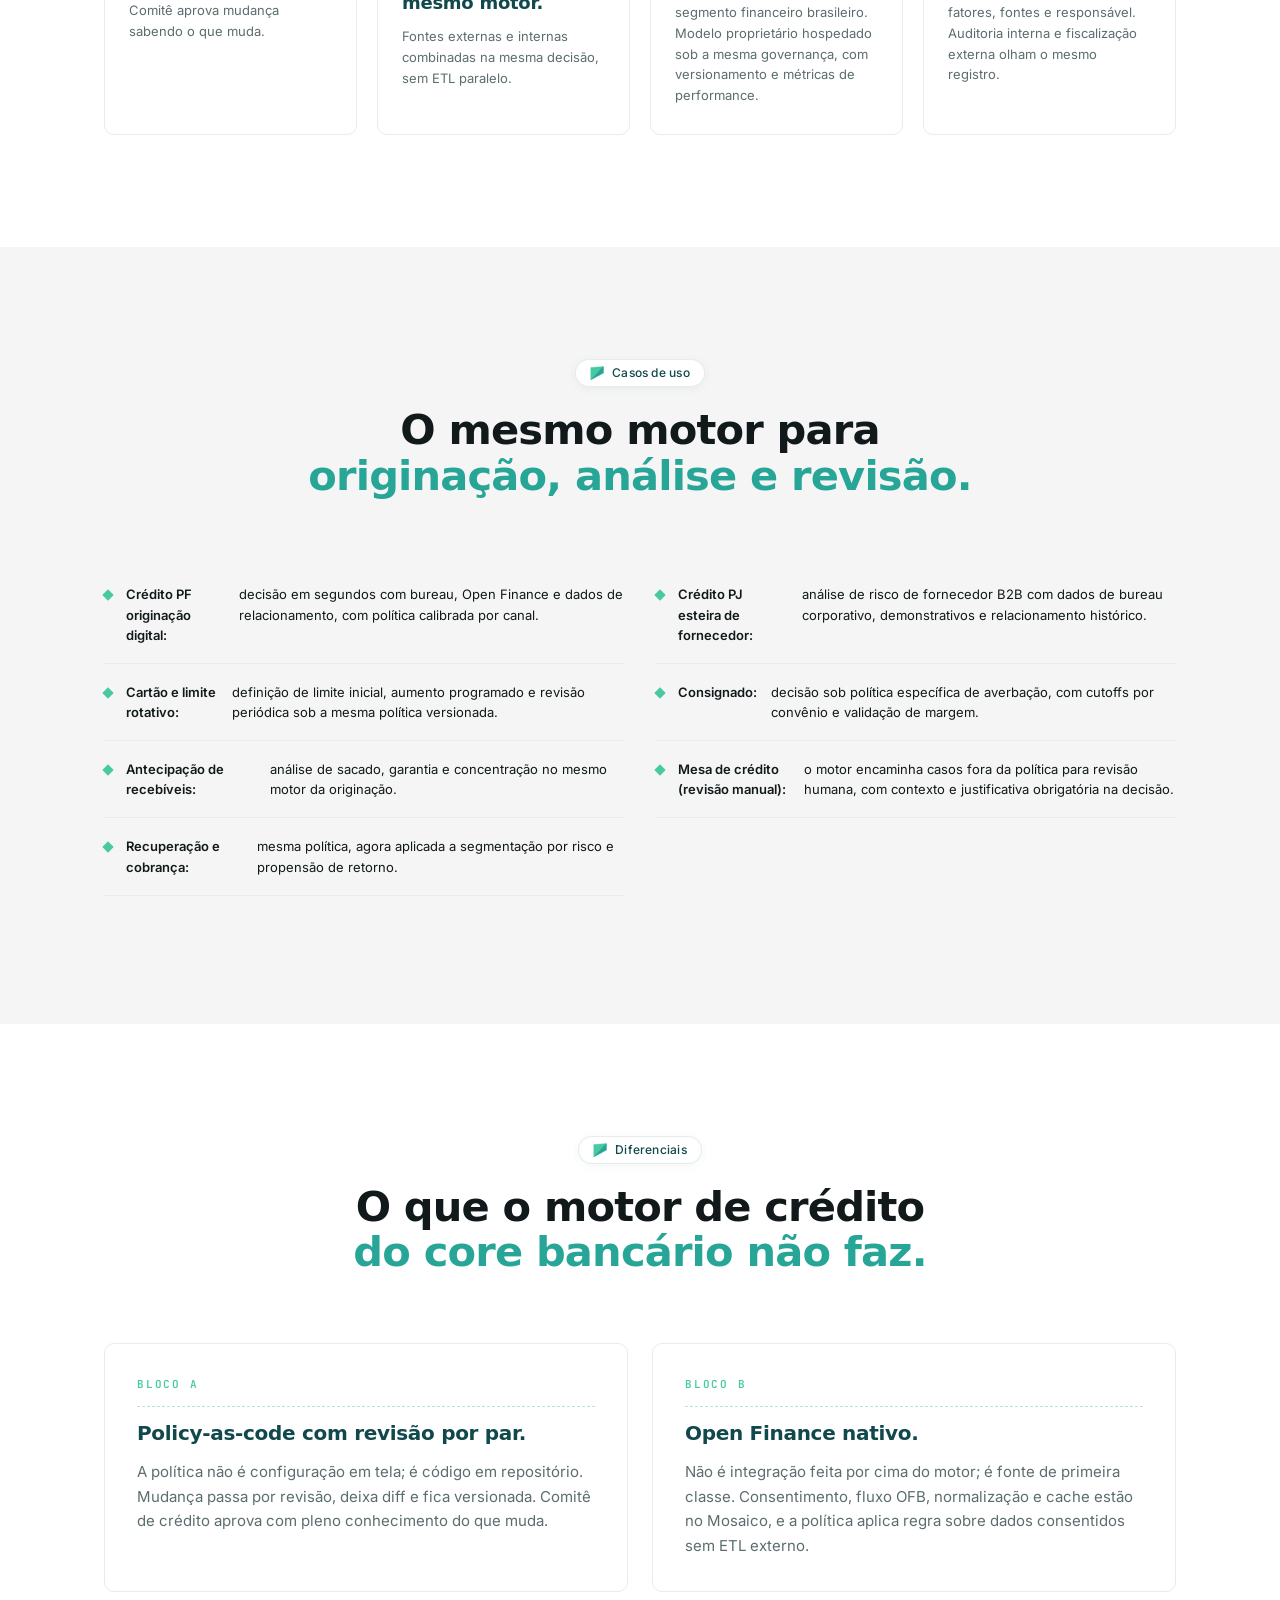
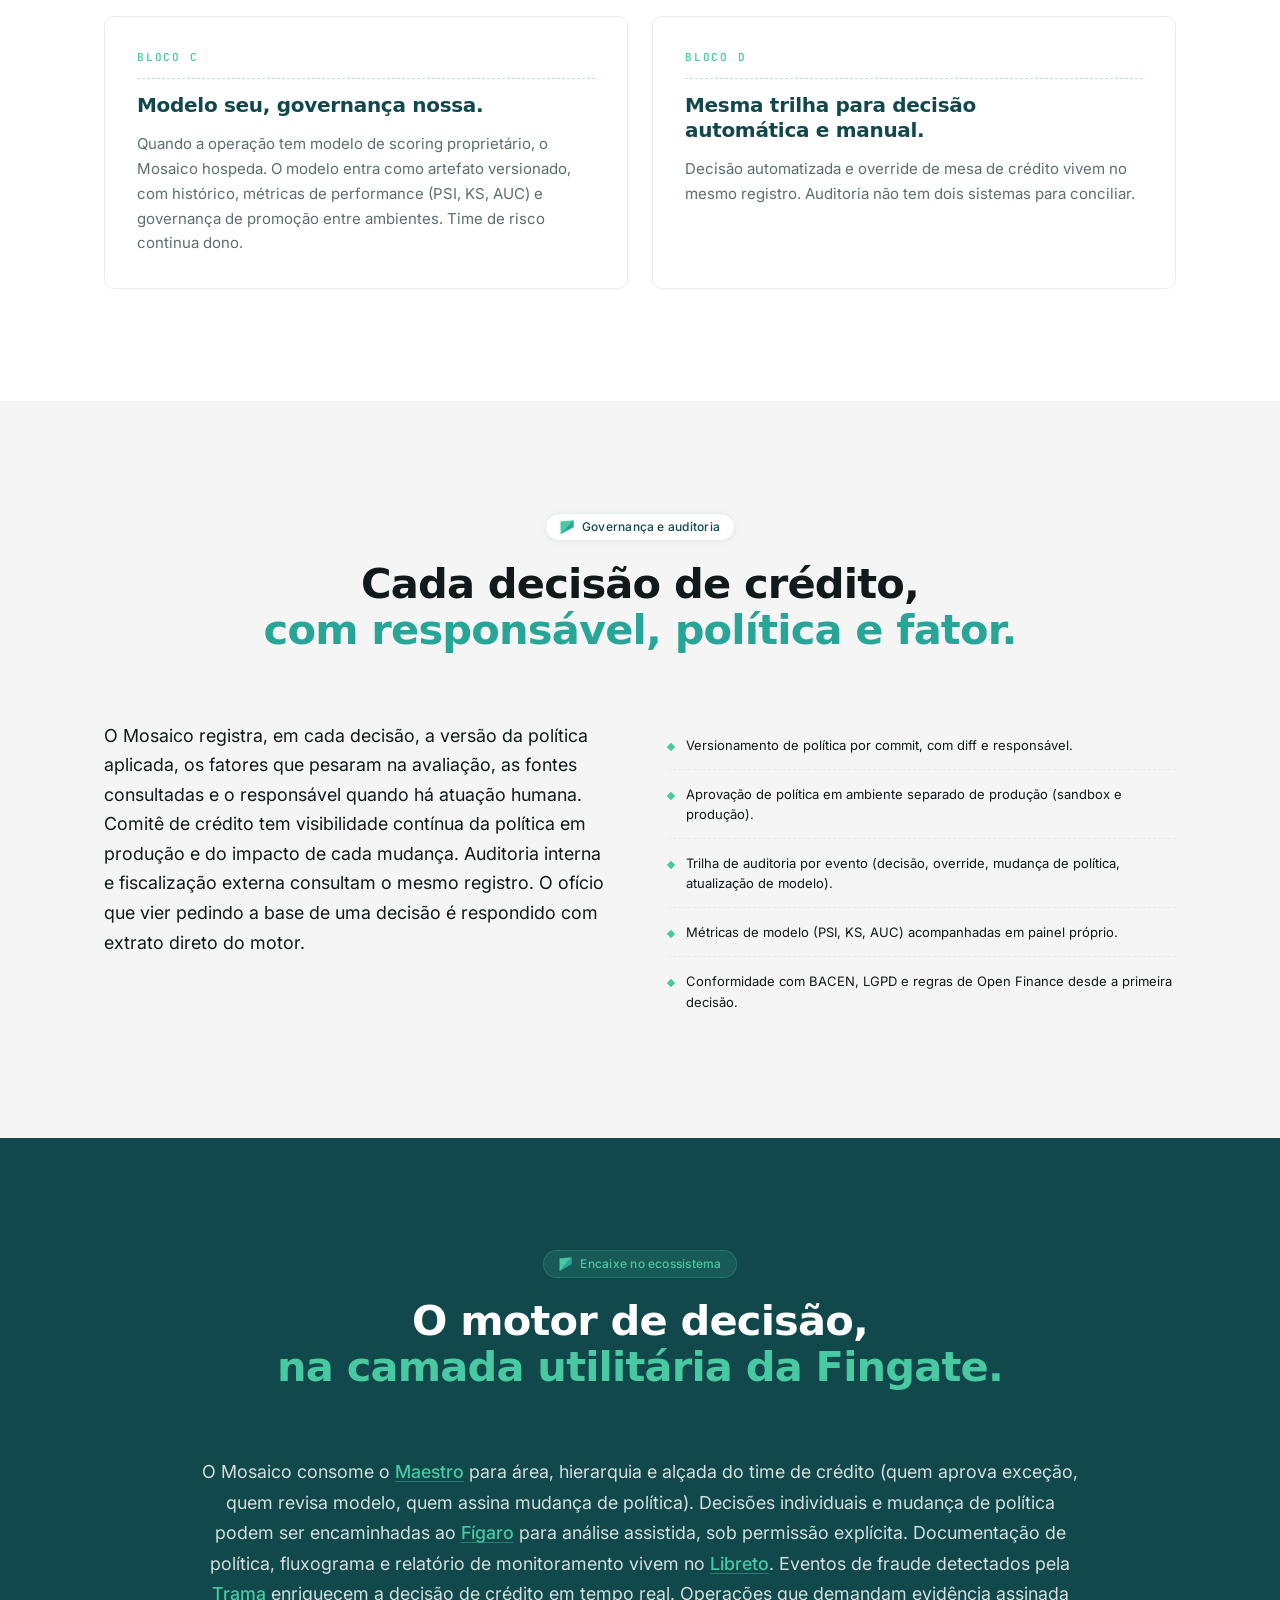
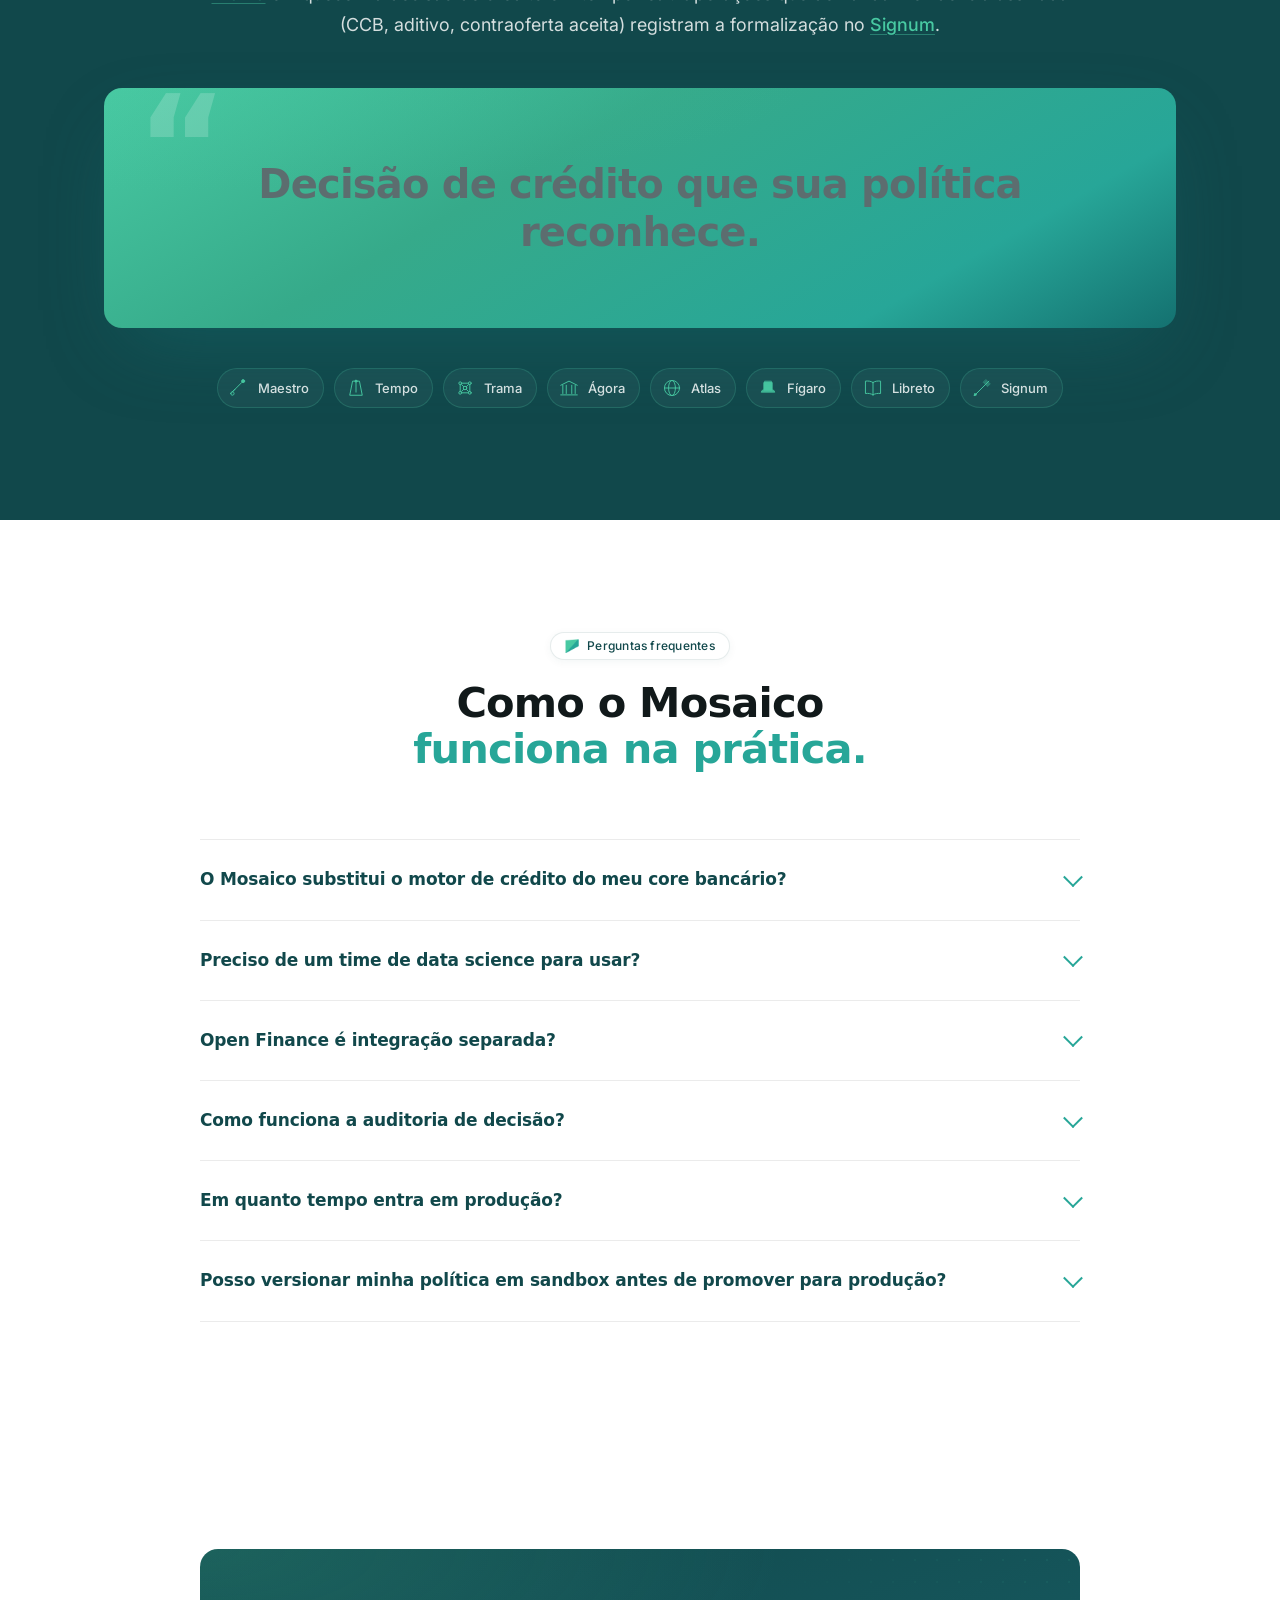
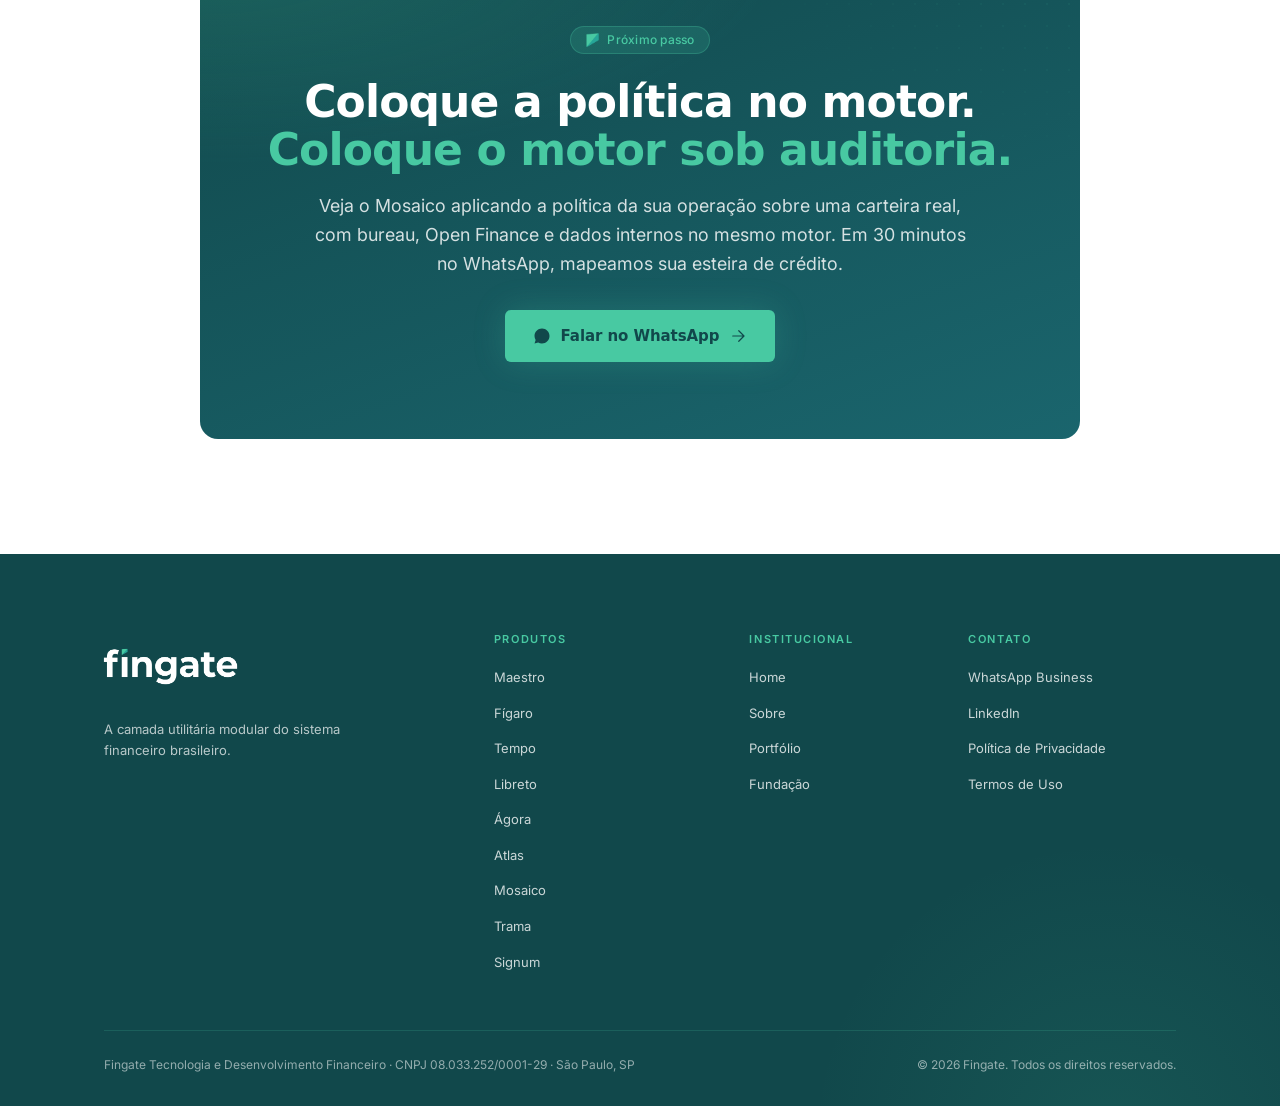
<file: produtos/mosaico.html>
<!doctype html>
<html lang="pt-BR">
<head>
  <meta charset="UTF-8">
  <meta name="viewport" content="width=device-width, initial-scale=1.0">
  <title>Mosaico · Decisão de crédito que sua política reconhece. — Fingate</title>
  <meta name="description" content="Motor de análise e originação de crédito da Fingate. Policy-as-code. Bureau, Open Finance e dados internos no mesmo motor. Auditoria por evento.">
  <link rel="canonical" href="https://fingate.com.br/produtos/mosaico.html">

  <meta property="og:title" content="Mosaico · Decisão de crédito que sua política reconhece. — Fingate">
  <meta property="og:description" content="Motor de análise e originação de crédito da Fingate. Policy-as-code. Bureau, Open Finance e dados internos no mesmo motor. Auditoria por evento.">
  <meta property="og:url" content="https://fingate.com.br/produtos/mosaico.html">
  <meta property="og:type" content="website">
  <meta property="og:locale" content="pt_BR">
  <meta name="twitter:card" content="summary_large_image">

  <link rel="icon" type="image/png" href="../assets/images/gema-full-color.png">

  <link rel="stylesheet" href="../css/main.css">
  <link rel="stylesheet" href="../css/produto.css">

  <script type="application/ld+json">{"@context":"https://schema.org","@type":"Product","name":"Mosaico","url":"https://fingate.com.br/produtos/mosaico.html","description":"Motor de análise e originação de crédito da Fingate. Policy-as-code. Bureau, Open Finance e dados internos no mesmo motor. Auditoria por evento.","category":"Governança e decisão","brand":{"@type":"Brand","name":"Fingate"},"manufacturer":{"@type":"Organization","name":"Fingate Tecnologia e Desenvolvimento Financeiro","url":"https://fingate.com.br"},"audience":{"@type":"Audience","audienceType":"Head de Crédito, CRO, CTO e Head de Originação de instituições financeiras"}}</script>
  <script type="application/ld+json">{"@context":"https://schema.org","@type":"BreadcrumbList","itemListElement":[{"@type":"ListItem","position":1,"name":"Fingate","item":"https://fingate.com.br/"},{"@type":"ListItem","position":2,"name":"Produtos","item":"https://fingate.com.br/produtos"},{"@type":"ListItem","position":3,"name":"Mosaico"}]}</script>
</head>
<body data-screen-label="Mosaico">


  <svg width="0" height="0" style="position:absolute" aria-hidden="true">
    <defs>
      <symbol id="i-arrow" viewBox="0 0 24 24" fill="none" stroke="currentColor" stroke-width="1.6" stroke-linecap="round" stroke-linejoin="round">
        <path d="M5 12h14M13 5l7 7-7 7"/>
      </symbol>
      <symbol id="i-wa" viewBox="0 0 24 24" fill="currentColor">
        <path d="M17.5 14.4c-.3-.15-1.7-.85-2-.95-.25-.1-.45-.15-.65.15-.2.3-.75.95-.9 1.15-.15.2-.35.2-.65.05-.3-.15-1.25-.46-2.4-1.48-.9-.8-1.5-1.78-1.67-2.08-.18-.3-.02-.46.13-.6.13-.13.3-.35.45-.52.15-.18.2-.3.3-.5.1-.2.05-.38-.02-.53-.07-.15-.65-1.6-.9-2.2-.24-.57-.48-.5-.65-.5l-.55-.02c-.18 0-.5.08-.75.38-.25.3-1 1-1 2.43s1.03 2.82 1.18 3c.15.2 2.03 3.1 4.92 4.34 1.78.76 2.45.83 3.33.7.53-.07 1.7-.7 1.95-1.37.24-.67.24-1.25.17-1.37-.08-.13-.27-.2-.57-.35zM12 2C6.5 2 2 6.5 2 12c0 1.95.56 3.77 1.52 5.31L2.05 22l4.83-1.27A9.95 9.95 0 0 0 12 22c5.5 0 10-4.5 10-10S17.5 2 12 2z"/>
      </symbol>
      <symbol id="p-maestro" viewBox="0 0 32 32" fill="none" stroke="currentColor" stroke-width="1.4" stroke-linecap="round" stroke-linejoin="round">
        <path d="M6 22 L20 8"/>
        <circle cx="22" cy="6" r="2.2" fill="currentColor"/>
        <path d="M4 24c0 1.5 1 2.4 2.4 2.4S8.8 25.5 8.8 24 7.8 21.6 6.4 21.6 4 22.5 4 24z"/>
        <path d="M10 18l-4 4"/>
      </symbol>
      <symbol id="p-figaro" viewBox="0 0 32 32" fill="none" stroke="currentColor" stroke-width="1.4" stroke-linejoin="round">
        <path d="M6 22h20l-2-3H8z" fill="currentColor" opacity="0.85"/>
        <path d="M10 19V8h12v11z" fill="currentColor"/>
        <path d="M11 6h10v2H11z" fill="currentColor" opacity="0.7"/>
      </symbol>
      <symbol id="p-tempo" viewBox="0 0 32 32" fill="none" stroke="currentColor" stroke-width="1.4" stroke-linecap="round" stroke-linejoin="round">
        <path d="M7 26L11 6h10l4 20z"/>
        <path d="M16 22V8"/>
        <circle cx="16" cy="6" r="1.5" fill="currentColor"/>
      </symbol>
      <symbol id="p-libreto" viewBox="0 0 32 32" fill="none" stroke="currentColor" stroke-width="1.4" stroke-linecap="round" stroke-linejoin="round">
        <path d="M16 8C13 6 9 5.5 5 6v18c4-.5 8 0 11 2"/>
        <path d="M16 8c3-2 7-2.5 11-2v18c-4-.5-8 0-11 2"/>
        <path d="M16 8v18"/>
      </symbol>
      <symbol id="p-agora" viewBox="0 0 32 32" fill="none" stroke="currentColor" stroke-width="1.4" stroke-linecap="round" stroke-linejoin="round">
        <path d="M4 12l12-6 12 6"/>
        <path d="M7 12v12M12 12v12M20 12v12M25 12v12"/>
        <path d="M4 26h24"/>
      </symbol>
      <symbol id="p-atlas" viewBox="0 0 32 32" fill="none" stroke="currentColor" stroke-width="1.4" stroke-linecap="round">
        <circle cx="16" cy="16" r="11"/>
        <ellipse cx="16" cy="16" rx="5" ry="11"/>
        <path d="M5 16h22"/>
      </symbol>
      <symbol id="p-mosaico" viewBox="0 0 32 32" fill="none" stroke="currentColor" stroke-width="1.2" stroke-linejoin="round">
        <rect x="5" y="5" width="9" height="9" fill="currentColor" opacity="0.85"/>
        <rect x="18" y="5" width="9" height="9"/>
        <rect x="5" y="18" width="9" height="9"/>
        <rect x="18" y="18" width="9" height="9" fill="currentColor" opacity="0.55"/>
      </symbol>
      <symbol id="p-trama" viewBox="0 0 32 32" fill="none" stroke="currentColor" stroke-width="1.4" stroke-linecap="round">
        <circle cx="9" cy="9" r="2"/>
        <circle cx="23" cy="9" r="2"/>
        <circle cx="9" cy="23" r="2"/>
        <circle cx="23" cy="23" r="2"/>
        <circle cx="16" cy="16" r="2.5"/>
        <path d="M11 9h10M11 23h10M9 11v10M23 11v10M11 11l3 3M21 11l-3 3M11 21l3-3M21 21l-3-3"/>
      </symbol>
      <symbol id="p-signum" viewBox="0 0 32 32" fill="none" stroke="currentColor" stroke-width="1.4" stroke-linecap="round" stroke-linejoin="round">
        <path d="M6 26L26 6"/>
        <path d="M22 4l6 6-4 4-6-6z" fill="currentColor" opacity="0.4"/>
        <path d="M5 27l3-1-2-2z" fill="currentColor"/>
      </symbol>
    </defs>
  </svg>



  <header class="site-header" role="banner">
    <div class="site-header__inner">
      <a href="../index.html" class="site-header__logo" aria-label="Fingate, página inicial">
        <img class="logo--dark" src="../assets/images/fingate-principal.png" alt="Fingate">
        <img class="logo--light" src="../assets/images/fingate-fundo-escuro.png" alt="Fingate">
      </a>
      <nav class="site-header__nav" aria-label="Principal">
        <a href="../index.html">Home</a>
        <a href="../sobre/index.html">Sobre</a>
        <div class="nav-mega">
          <button class="nav-mega__trigger is-active" aria-haspopup="true" aria-expanded="false" aria-controls="produtos-mega">
            Produtos
            <svg width="10" height="6" viewBox="0 0 10 6" fill="none" aria-hidden="true"><path d="M1 1l4 4 4-4" stroke="currentColor" stroke-width="1.5" stroke-linecap="round" stroke-linejoin="round"/></svg>
          </button>
          <div class="nav-mega__panel" id="produtos-mega" role="menu">
            <div class="nav-mega__inner">
              <a class="nav-mega__feature" href="figaro.html">
                <span class="nav-mega__feature-thumb" aria-hidden="true">
                  <svg viewBox="0 0 32 32"><use href="#p-figaro"/></svg>
                </span>
                <span class="nav-mega__feature-body">
                  <span class="nav-mega__feature-title">Fígaro</span>
                  <span class="nav-mega__feature-desc">Agente de IA, co-piloto de inteligência financeira. Correlaciona alertas e gera briefings.</span>
                  <span class="nav-mega__feature-cta">Saiba mais
                    <svg width="14" height="14" viewBox="0 0 14 14" fill="none" aria-hidden="true"><path d="M3 7h8M7 3l4 4-4 4" stroke="currentColor" stroke-width="1.5" stroke-linecap="round" stroke-linejoin="round"/></svg>
                  </span>
                </span>
              </a>
              <div class="nav-mega__cols">
                <div class="nav-mega__col">
                  <div class="nav-mega__label">Governança e decisão</div>
                  <a class="nav-mega__item" href="maestro.html">
                    <span class="nav-mega__icon"><svg viewBox="0 0 32 32" aria-hidden="true"><use href="#p-maestro"/></svg></span>
                    <span class="nav-mega__txt">
                      <span class="nav-mega__name">Maestro</span>
                      <span class="nav-mega__desc">Orquestração de fluxos, alçadas e aprovações.</span>
                    </span>
                  </a>
                  <a class="nav-mega__item is-active" href="mosaico.html" aria-current="page">
                    <span class="nav-mega__icon"><svg viewBox="0 0 32 32" aria-hidden="true"><use href="#p-mosaico"/></svg></span>
                    <span class="nav-mega__txt">
                      <span class="nav-mega__name">Mosaico</span>
                      <span class="nav-mega__desc">Motor de crédito com policy-as-code.</span>
                    </span>
                  </a>
                </div>
                <div class="nav-mega__col">
                  <div class="nav-mega__label">Inteligência e formalização</div>
                  <a class="nav-mega__item" href="libreto.html">
                    <span class="nav-mega__icon"><svg viewBox="0 0 32 32" aria-hidden="true"><use href="#p-libreto"/></svg></span>
                    <span class="nav-mega__txt">
                      <span class="nav-mega__name">Libreto</span>
                      <span class="nav-mega__desc">Repositório e editor de documentação corporativa.</span>
                    </span>
                  </a>
                  <a class="nav-mega__item" href="signum.html">
                    <span class="nav-mega__icon"><svg viewBox="0 0 32 32" aria-hidden="true"><use href="#p-signum"/></svg></span>
                    <span class="nav-mega__txt">
                      <span class="nav-mega__name">Signum</span>
                      <span class="nav-mega__desc">Assinatura digital ICP-Brasil e LTA.</span>
                    </span>
                  </a>
                </div>
                <div class="nav-mega__col">
                  <div class="nav-mega__label">Monitoramento e antifraude</div>
                  <a class="nav-mega__item" href="tempo.html">
                    <span class="nav-mega__icon"><svg viewBox="0 0 32 32" aria-hidden="true"><use href="#p-tempo"/></svg></span>
                    <span class="nav-mega__txt">
                      <span class="nav-mega__name">Tempo</span>
                      <span class="nav-mega__desc">Monitoramento transacional com IA embarcada.</span>
                    </span>
                  </a>
                  <a class="nav-mega__item" href="trama.html">
                    <span class="nav-mega__icon"><svg viewBox="0 0 32 32" aria-hidden="true"><use href="#p-trama"/></svg></span>
                    <span class="nav-mega__txt">
                      <span class="nav-mega__name">Trama</span>
                      <span class="nav-mega__desc">Antifraude em grafo com camadas combinadas.</span>
                    </span>
                  </a>
                </div>
                <div class="nav-mega__col">
                  <div class="nav-mega__label">Compliance regulatório</div>
                  <a class="nav-mega__item" href="agora.html">
                    <span class="nav-mega__icon"><svg viewBox="0 0 32 32" aria-hidden="true"><use href="#p-agora"/></svg></span>
                    <span class="nav-mega__txt">
                      <span class="nav-mega__name">Ágora</span>
                      <span class="nav-mega__desc">PLD que termina em RIF, não em planilha.</span>
                    </span>
                  </a>
                  <a class="nav-mega__item" href="atlas.html">
                    <span class="nav-mega__icon"><svg viewBox="0 0 32 32" aria-hidden="true"><use href="#p-atlas"/></svg></span>
                    <span class="nav-mega__txt">
                      <span class="nav-mega__name">Atlas</span>
                      <span class="nav-mega__desc">Quebra de sigilo como processo, com hash retido.</span>
                    </span>
                  </a>
                </div>
              </div>
            </div>
            <div class="nav-mega__footer">
              <a href="index.html" class="nav-mega__cta">Ver portfólio completo
                <svg width="14" height="14" viewBox="0 0 14 14" fill="none" aria-hidden="true"><path d="M3 7h8M7 3l4 4-4 4" stroke="currentColor" stroke-width="1.5" stroke-linecap="round" stroke-linejoin="round"/></svg>
              </a>
              <a class="nav-mega__expert"
                 href="https://wa.me/5511936210224?text=Ol%C3%A1%2C%20vim%20pela%20p%C3%A1gina%20de%20produto%20no%20site%20da%20Fingate%20e%20quero%20conversar%20com%20a%20equipe."
                 target="_blank" rel="noopener noreferrer"
                 data-origin="header_mega_mosaico">
                Fale com um especialista
                <svg width="14" height="14" viewBox="0 0 14 14" fill="none" aria-hidden="true"><path d="M3 7h8M7 3l4 4-4 4" stroke="currentColor" stroke-width="1.5" stroke-linecap="round" stroke-linejoin="round"/></svg>
              </a>
            </div>
          </div>
        </div>
        <a href="../fundacao/index.html">Fundação</a>
      </nav>
      <a class="btn site-header__cta"
         href="https://wa.me/5511936210224?text=Ol%C3%A1%2C%20vim%20pelo%20site%20da%20Fingate%20e%20quero%20conversar%20com%20a%20equipe."
         target="_blank" rel="noopener noreferrer"
         data-origin="header_mosaico">
        <svg aria-hidden="true"><use href="#i-wa"/></svg>
        Falar no WhatsApp
      </a>
      <button class="menu-toggle" aria-label="Abrir menu" aria-expanded="false"><span></span></button>
    </div>
    <div class="mobile-menu" aria-hidden="true">
      <a href="../index.html">Home</a>
      <a href="../sobre/index.html">Sobre</a>
      <a href="index.html" class="is-active">Produtos</a>
      <a href="../fundacao/index.html">Fundação</a>
      <a class="btn"
         href="https://wa.me/5511936210224?text=Ol%C3%A1%2C%20vim%20pelo%20site%20da%20Fingate%20e%20quero%20conversar%20com%20a%20equipe."
         target="_blank" rel="noopener noreferrer"
         data-origin="header_mobile_mosaico">
        <svg aria-hidden="true"><use href="#i-wa"/></svg>
        Falar no WhatsApp
      </a>
    </div>
  </header>

  <main>

    <!-- ====================================================== -->
    <!-- §1 HERO                                                -->
    <!-- ====================================================== -->
    <section class="prod-hero" aria-labelledby="hero-headline" data-screen-label="01 Hero">
      <nav class="prod-crumb" aria-label="Trilha">
        <a href="../index.html">Fingate</a>
        <span class="sep">/</span>
        <a href="index.html">Produtos</a>
        <span class="sep">/</span>
        <span aria-current="page">Mosaico</span>
      </nav>
      <div class="prod-hero__inner">
        <div class="prod-hero__copy">
          <span class="pill">
            <img class="pill-gem" src="../assets/images/gema-full-color.png" alt="" aria-hidden="true">
            Governança e decisão
            <span class="prod-status prod-status--dev">Em desenvolvimento</span>
          </span>
          <h1 id="hero-headline">Decisão de crédito<span class="accent">que sua política reconhece.</span></h1>
          <p class="prod-hero__lead">O Mosaico recebe a política de crédito como código versionado, combina bureau, Open Finance e dados internos no mesmo motor, e registra cada decisão como evento auditável.</p>
          <div class="prod-hero__ctas">
            <a class="btn btn--menta"
               href="https://wa.me/5511936210224?text=Ol%C3%A1%2C%20vim%20pela%20p%C3%A1gina%20do%20Mosaico%20no%20site%20da%20Fingate%20e%20quero%20falar%20com%20a%20equipe%20de%20cr%C3%A9dito."
               target="_blank" rel="noopener noreferrer"
               data-origin="produto_mosaico">
              <svg aria-hidden="true"><use href="#i-wa"/></svg>
              Falar no WhatsApp
              <svg class="icon" aria-hidden="true"><use href="#i-arrow"/></svg>
            </a>
            <a class="link-secondary" href="#diferenciais">
              Conhecer a arquitetura
              <svg aria-hidden="true"><use href="#i-arrow"/></svg>
            </a>
          </div>
          <div class="prod-hero__micro">Policy-as-code · Open Finance nativo · Auditoria por evento · Modelo padrão ou proprietário</div>
          <p class="prod-hero__selo">Calibrado para <strong>BACEN, Open Finance e LGPD</strong> desde a primeira decisão.</p>
        </div>
        <div class="prod-hero__visual" aria-hidden="true">
          <div class="prod-hero__icon">
            <svg viewBox="0 0 32 32"><use href="#p-mosaico"/></svg>
          </div>
        </div>
      </div>
    </section>

    <!-- ====================================================== -->
    <!-- §2 CREDIBILITY BAND                                    -->
    <!-- ====================================================== -->
    <section class="prod-band" aria-label="Faixa de credibilidade" data-screen-label="02 Credibilidade">
      <div class="prod-band__inner">
        <p class="prod-band__quote">O motor de crédito que coloca política, bureau, Open Finance e dados internos sob o mesmo plano de controle.</p>
        
        <p class="prod-band__areas">Áreas atendidas: <strong>originação PF, esteira de crédito PJ, mesa de crédito, cartão e limite, consignado, antecipação de recebíveis, recuperação.</strong></p>
      </div>
    </section>

    <!-- ====================================================== -->
    <!-- §3 PROBLEM                                              -->
    <!-- ====================================================== -->
    <section class="prod-sec prod-sec--light" aria-labelledby="problem-headline" data-screen-label="03 O problema">
      <div class="container">
        <header class="prod-sec__head">
          <span class="pill">
            <img class="pill-gem" src="../assets/images/gema-full-color.png" alt="" aria-hidden="true">
            O problema
          </span>
          <h2 id="problem-headline">Política em PDF<span class="accent">não decide crédito.</span></h2>
        </header>
        <p style="max-width:68ch;margin:0 auto;font-size:var(--fs-lead);line-height:1.7;color:var(--cinza-700);text-align:left;">Na maior parte das instituições financeiras brasileiras, a política de crédito vive em documento aprovado pelo comitê, as exceções vivem em planilhas mantidas por analistas seniores, e o motor de decisão executa o que o time conseguiu traduzir em regra no fornecedor do core bancário. Quando a política muda, ninguém sabe se o motor mudou junto. Quando a fiscalização pede a base de uma decisão de seis meses atrás, o time reconstrói. Quando o analista de crédito sai, vai embora com a regra na cabeça. O Mosaico foi construído para que a política seja a fonte da decisão, não uma referência que a decisão tenta seguir.</p>
      </div>
    </section>

    <!-- ====================================================== -->
    <!-- §4 HOW IT WORKS                                         -->
    <!-- ====================================================== -->
    <section class="prod-sec prod-sec--gray" aria-labelledby="how-headline" data-screen-label="04 Como funciona">
      <div class="container">
        <header class="prod-sec__head">
          <span class="pill">
            <img class="pill-gem" src="../assets/images/gema-full-color.png" alt="" aria-hidden="true">
            Como funciona
          </span>
          <h2 id="how-headline">Da política à decisão,<span class="accent">no mesmo motor.</span></h2>
        </header>
        <div class="prod-steps">
          <article class="prod-step">
            <span class="prod-step__num"></span>
            <h3>Modele a política.</h3>
            <p>Defina faixas de risco, cutoffs, exceções e combinações de fontes (bureau, Open Finance, dados internos) em código revisado por par. Versão e publicação são objeto de commit, com diff visível para o comitê de crédito.</p>
          </article><article class="prod-step">
            <span class="prod-step__num"></span>
            <h3>Conecte os dados.</h3>
            <p>Integre bureau de crédito, Open Finance, variáveis internas (histórico, saldo, garantia, score interno). O Mosaico orquestra a consulta no momento da decisão, com cache configurável por fonte e fallback definido pela política.</p>
          </article><article class="prod-step">
            <span class="prod-step__num"></span>
            <h3>Decida e registre.</h3>
            <p>Cada solicitação recebe decisão (aprovado, recusado, contraoferta, revisão manual) com a política aplicada, os fatores ponderados e o responsável. Override por analista, quando permitido pela política, fica registrado como exceção rastreável.</p>
          </article>
        </div>
      </div>
    </section>

    <!-- ====================================================== -->
    <!-- §5 PILLARS                                              -->
    <!-- ====================================================== -->
    <section class="prod-sec prod-sec--light" aria-labelledby="pillars-headline" data-screen-label="05 Pilares">
      <div class="container">
        <header class="prod-sec__head">
          <span class="pill">
            <img class="pill-gem" src="../assets/images/gema-full-color.png" alt="" aria-hidden="true">
            Pilares de valor
          </span>
          <h2 id="pillars-headline">Quatro princípios<span class="accent">que estruturam o motor.</span></h2>
        </header>
        <div class="prod-pillars">
          <article class="prod-pillar">
            <span class="prod-pillar__tag">01</span>
            <h3>Policy-as-code.</h3>
            <p>Política versionada em código, revisão por par, diff por commit. Comitê aprova mudança sabendo o que muda.</p>
          </article><article class="prod-pillar">
            <span class="prod-pillar__tag">02</span>
            <h3>Bureau, Open Finance e dados internos no mesmo motor.</h3>
            <p>Fontes externas e internas combinadas na mesma decisão, sem ETL paralelo.</p>
          </article><article class="prod-pillar">
            <span class="prod-pillar__tag">03</span>
            <h3>Modelo padrão ou seu próprio modelo.</h3>
            <p>Motor de scoring pronto para o segmento financeiro brasileiro. Modelo proprietário hospedado sob a mesma governança, com versionamento e métricas de performance.</p>
          </article><article class="prod-pillar">
            <span class="prod-pillar__tag">04</span>
            <h3>Decisão auditável por evento.</h3>
            <p>Cada decisão registra política, fatores, fontes e responsável. Auditoria interna e fiscalização externa olham o mesmo registro.</p>
          </article>
        </div>
      </div>
    </section>

    <!-- ====================================================== -->
    <!-- §6 CASES OF USE                                         -->
    <!-- ====================================================== -->
    <section class="prod-sec prod-sec--gray" aria-labelledby="cases-headline" data-screen-label="06 Casos de uso">
      <div class="container">
        <header class="prod-sec__head">
          <span class="pill">
            <img class="pill-gem" src="../assets/images/gema-full-color.png" alt="" aria-hidden="true">
            Casos de uso
          </span>
          <h2 id="cases-headline">O mesmo motor para<span class="accent">originação, análise e revisão.</span></h2>
        </header>
        <ul class="prod-cases">
          <li><strong>Crédito PF originação digital:</strong> decisão em segundos com bureau, Open Finance e dados de relacionamento, com política calibrada por canal.</li><li><strong>Crédito PJ esteira de fornecedor:</strong> análise de risco de fornecedor B2B com dados de bureau corporativo, demonstrativos e relacionamento histórico.</li><li><strong>Cartão e limite rotativo:</strong> definição de limite inicial, aumento programado e revisão periódica sob a mesma política versionada.</li><li><strong>Consignado:</strong> decisão sob política específica de averbação, com cutoffs por convênio e validação de margem.</li><li><strong>Antecipação de recebíveis:</strong> análise de sacado, garantia e concentração no mesmo motor da originação.</li><li><strong>Mesa de crédito (revisão manual):</strong> o motor encaminha casos fora da política para revisão humana, com contexto e justificativa obrigatória na decisão.</li><li><strong>Recuperação e cobrança:</strong> mesma política, agora aplicada a segmentação por risco e propensão de retorno.</li>
        </ul>
      </div>
    </section>

    <!-- ====================================================== -->
    <!-- §7 DIFFERENTIALS                                        -->
    <!-- ====================================================== -->
    <section id="diferenciais" class="prod-sec prod-sec--light" aria-labelledby="diff-headline" data-screen-label="07 Diferenciais">
      <div class="container">
        <header class="prod-sec__head">
          <span class="pill">
            <img class="pill-gem" src="../assets/images/gema-full-color.png" alt="" aria-hidden="true">
            Diferenciais
          </span>
          <h2 id="diff-headline">O que o motor de crédito<span class="accent">do core bancário não faz.</span></h2>
        </header>
        <div class="prod-diff">
          <article class="prod-diff__block">
            <span class="prod-diff__tag">Bloco A</span>
            <h3>Policy-as-code com revisão por par.</h3>
            <p>A política não é configuração em tela; é código em repositório. Mudança passa por revisão, deixa diff e fica versionada. Comitê de crédito aprova com pleno conhecimento do que muda.</p>
          </article><article class="prod-diff__block">
            <span class="prod-diff__tag">Bloco B</span>
            <h3>Open Finance nativo.</h3>
            <p>Não é integração feita por cima do motor; é fonte de primeira classe. Consentimento, fluxo OFB, normalização e cache estão no Mosaico, e a política aplica regra sobre dados consentidos sem ETL externo.</p>
          </article><article class="prod-diff__block">
            <span class="prod-diff__tag">Bloco C</span>
            <h3>Modelo seu, governança nossa.</h3>
            <p>Quando a operação tem modelo de scoring proprietário, o Mosaico hospeda. O modelo entra como artefato versionado, com histórico, métricas de performance (PSI, KS, AUC) e governança de promoção entre ambientes. Time de risco continua dono.</p>
          </article><article class="prod-diff__block">
            <span class="prod-diff__tag">Bloco D</span>
            <h3>Mesma trilha para decisão automática e manual.</h3>
            <p>Decisão automatizada e override de mesa de crédito vivem no mesmo registro. Auditoria não tem dois sistemas para conciliar.</p>
          </article>
        </div>
      </div>
    </section>

    <!-- ====================================================== -->
    <!-- §8 GOVERNANCE                                           -->
    <!-- ====================================================== -->
    <section class="prod-sec prod-sec--gray" aria-labelledby="gov-headline" data-screen-label="08 Governança">
      <div class="container">
        <header class="prod-sec__head">
          <span class="pill">
            <img class="pill-gem" src="../assets/images/gema-full-color.png" alt="" aria-hidden="true">
            Governança e auditoria
          </span>
          <h2 id="gov-headline">Cada decisão de crédito,<span class="accent">com responsável, política e fator.</span></h2>
        </header>
        <div class="prod-gov">
          <p class="prod-gov__copy">O Mosaico registra, em cada decisão, a versão da política aplicada, os fatores que pesaram na avaliação, as fontes consultadas e o responsável quando há atuação humana. Comitê de crédito tem visibilidade contínua da política em produção e do impacto de cada mudança. Auditoria interna e fiscalização externa consultam o mesmo registro. O ofício que vier pedindo a base de uma decisão é respondido com extrato direto do motor.</p>
          <ul class="prod-gov__list"><li>Versionamento de política por commit, com diff e responsável.</li><li>Aprovação de política em ambiente separado de produção (sandbox e produção).</li><li>Trilha de auditoria por evento (decisão, override, mudança de política, atualização de modelo).</li><li>Métricas de modelo (PSI, KS, AUC) acompanhadas em painel próprio.</li><li>Conformidade com BACEN, LGPD e regras de Open Finance desde a primeira decisão.</li></ul>
        </div>
      </div>
    </section>

    <!-- ====================================================== -->
    <!-- §9 ECOSYSTEM (dark, anchor quote)                       -->
    <!-- ====================================================== -->
    <section class="prod-sec prod-sec--dark" aria-labelledby="eco-headline" data-screen-label="09 Ecossistema">
      <div class="container">
        <header class="prod-sec__head">
          <span class="pill pill--on-dark">
            <img class="pill-gem" src="../assets/images/gema-full-color.png" alt="" aria-hidden="true">
            Encaixe no ecossistema
          </span>
          <h2 id="eco-headline">O motor de decisão,<span class="accent">na camada utilitária da Fingate.</span></h2>
        </header>
        <p class="prod-eco__copy">O Mosaico consome o <a href="maestro.html">Maestro</a> para área, hierarquia e alçada do time de crédito (quem aprova exceção, quem revisa modelo, quem assina mudança de política). Decisões individuais e mudança de política podem ser encaminhadas ao <a href="figaro.html">Fígaro</a> para análise assistida, sob permissão explícita. Documentação de política, fluxograma e relatório de monitoramento vivem no <a href="libreto.html">Libreto</a>. Eventos de fraude detectados pela <a href="trama.html">Trama</a> enriquecem a decisão de crédito em tempo real. Operações que demandam evidência assinada (CCB, aditivo, contraoferta aceita) registram a formalização no <a href="signum.html">Signum</a>.</p>
        <blockquote class="prod-eco__quote">
          <p>Decisão de crédito que sua política reconhece.</p>
        </blockquote>
        <div class="prod-eco__chips" aria-label="Outros produtos da família">
    <a class="prod-eco__chip" href="maestro.html">
      <span class="prod-eco__chip-icon"><svg viewBox="0 0 32 32" aria-hidden="true"><use href="#p-maestro"/></svg></span>
      Maestro
    </a>
    <a class="prod-eco__chip" href="tempo.html">
      <span class="prod-eco__chip-icon"><svg viewBox="0 0 32 32" aria-hidden="true"><use href="#p-tempo"/></svg></span>
      Tempo
    </a>
    <a class="prod-eco__chip" href="trama.html">
      <span class="prod-eco__chip-icon"><svg viewBox="0 0 32 32" aria-hidden="true"><use href="#p-trama"/></svg></span>
      Trama
    </a>
    <a class="prod-eco__chip" href="agora.html">
      <span class="prod-eco__chip-icon"><svg viewBox="0 0 32 32" aria-hidden="true"><use href="#p-agora"/></svg></span>
      Ágora
    </a>
    <a class="prod-eco__chip" href="atlas.html">
      <span class="prod-eco__chip-icon"><svg viewBox="0 0 32 32" aria-hidden="true"><use href="#p-atlas"/></svg></span>
      Atlas
    </a>
    <a class="prod-eco__chip" href="figaro.html">
      <span class="prod-eco__chip-icon"><svg viewBox="0 0 32 32" aria-hidden="true"><use href="#p-figaro"/></svg></span>
      Fígaro
    </a>
    <a class="prod-eco__chip" href="libreto.html">
      <span class="prod-eco__chip-icon"><svg viewBox="0 0 32 32" aria-hidden="true"><use href="#p-libreto"/></svg></span>
      Libreto
    </a>
    <a class="prod-eco__chip" href="signum.html">
      <span class="prod-eco__chip-icon"><svg viewBox="0 0 32 32" aria-hidden="true"><use href="#p-signum"/></svg></span>
      Signum
    </a></div>
      </div>
    </section>

    <!-- ====================================================== -->
    <!-- §10 FAQ                                                 -->
    <!-- ====================================================== -->
    <section class="prod-sec prod-sec--light" aria-labelledby="faq-headline" data-screen-label="10 FAQ">
      <div class="container">
        <header class="prod-sec__head">
          <span class="pill">
            <img class="pill-gem" src="../assets/images/gema-full-color.png" alt="" aria-hidden="true">
            Perguntas frequentes
          </span>
          <h2 id="faq-headline">Como o Mosaico<span class="accent">funciona na prática.</span></h2>
        </header>
        <div class="prod-faq__list">
          <details class="prod-faq__item">
            <summary>O Mosaico substitui o motor de crédito do meu core bancário?</summary>
            <p>Em geral sim, ao longo da implantação. O Mosaico assume a decisão; o core bancário continua responsável pelo book contábil e pelo desembolso. Coexistência durante o piloto é o caminho usual.</p>
          </details><details class="prod-faq__item">
            <summary>Preciso de um time de data science para usar?</summary>
            <p>Não. O Mosaico vem com motor de scoring padrão e biblioteca de políticas para o segmento financeiro brasileiro. Quando a operação tiver modelo proprietário, o time de risco continua dono; o Mosaico hospeda e governa.</p>
          </details><details class="prod-faq__item">
            <summary>Open Finance é integração separada?</summary>
            <p>Não. Open Finance é fonte de primeira classe. Consentimento, leitura compartilhada e normalização são parte do Mosaico, não plug-in.</p>
          </details><details class="prod-faq__item">
            <summary>Como funciona a auditoria de decisão?</summary>
            <p>Cada decisão registra versão da política aplicada, fatores ponderados, fontes consultadas e responsável. A trilha é consultável por solicitação, por período, por canal ou por filtro de fonte.</p>
          </details><details class="prod-faq__item">
            <summary>Em quanto tempo entra em produção?</summary>
            <p>Implantação assistida. Piloto com uma esteira (originação PF, esteira PJ, cartão) costuma estar em produção em poucas semanas após o workshop de modelagem da política.</p>
          </details><details class="prod-faq__item">
            <summary>Posso versionar minha política em sandbox antes de promover para produção?</summary>
            <p>Sim. O Mosaico opera com ambientes separados, promoção controlada e simulação de impacto antes da mudança entrar no ar.</p>
          </details>
        </div>
      </div>
    </section>

    <!-- ====================================================== -->
    <!-- §11 CTA FINAL                                           -->
    <!-- ====================================================== -->
    <section class="prod-cta" aria-labelledby="cta-headline" data-screen-label="11 CTA">
      <div class="container">
        <div class="prod-cta__inner">
          <span class="pill">
            <img class="pill-gem" src="../assets/images/gema-full-color.png" alt="" aria-hidden="true">
            Próximo passo
          </span>
          <h2 id="cta-headline">Coloque a política no motor.<span class="accent">Coloque o motor sob auditoria.</span></h2>
          <p>Veja o Mosaico aplicando a política da sua operação sobre uma carteira real, com bureau, Open Finance e dados internos no mesmo motor. Em 30 minutos no WhatsApp, mapeamos sua esteira de crédito.</p>
          <a class="btn btn--menta"
             href="https://wa.me/5511936210224?text=Ol%C3%A1%2C%20vim%20pela%20p%C3%A1gina%20do%20Mosaico%20no%20site%20da%20Fingate%20e%20quero%20falar%20com%20a%20equipe%20de%20cr%C3%A9dito."
             target="_blank" rel="noopener noreferrer"
             data-origin="produto_mosaico_cta">
            <svg aria-hidden="true"><use href="#i-wa"/></svg>
            Falar no WhatsApp
            <svg class="icon" aria-hidden="true"><use href="#i-arrow"/></svg>
          </a>
        </div>
      </div>
    </section>

  </main>


  <footer class="site-footer" role="contentinfo">
    <div class="container">
      <div class="site-footer__top">
        <div class="site-footer__brand">
          <img src="../assets/images/fingate-fundo-escuro.png" alt="Fingate">
          <p>A camada utilitária modular do sistema financeiro brasileiro.</p>
        </div>
        <div class="site-footer__col">
          <h4>Produtos</h4>
          <ul>
            <li><a href="maestro.html">Maestro</a></li>
            <li><a href="figaro.html">Fígaro</a></li>
            <li><a href="tempo.html">Tempo</a></li>
            <li><a href="libreto.html">Libreto</a></li>
            <li><a href="agora.html">Ágora</a></li>
            <li><a href="atlas.html">Atlas</a></li>
            <li><a href="mosaico.html" aria-current="page">Mosaico</a></li>
            <li><a href="trama.html">Trama</a></li>
            <li><a href="signum.html">Signum</a></li>
          </ul>
        </div>
        <div class="site-footer__col">
          <h4>Institucional</h4>
          <ul>
            <li><a href="../index.html">Home</a></li>
            <li><a href="../sobre/index.html">Sobre</a></li>
            <li><a href="index.html">Portfólio</a></li>
            <li><a href="../fundacao/index.html">Fundação</a></li>
          </ul>
        </div>
        <div class="site-footer__col">
          <h4>Contato</h4>
          <ul>
            <li>
              <a href="https://wa.me/5511936210224?text=Ol%C3%A1%2C%20vim%20pelo%20site%20da%20Fingate%20e%20quero%20conversar%20com%20a%20equipe."
                 target="_blank" rel="noopener noreferrer"
                 data-origin="footer_mosaico">WhatsApp Business</a>
            </li>
            <li><a href="https://www.linkedin.com/company/fingate" target="_blank" rel="noopener noreferrer">LinkedIn</a></li>
            <li><a href="#">Política de Privacidade</a></li>
            <li><a href="#">Termos de Uso</a></li>
          </ul>
        </div>
      </div>
      <div class="site-footer__bottom">
        <span>Fingate Tecnologia e Desenvolvimento Financeiro · CNPJ 08.033.252/0001-29 · São Paulo, SP</span>
        <span>© 2026 Fingate. Todos os direitos reservados.</span>
      </div>
    </div>
  </footer>

  <script src="../js/main.js" defer></script>
</body>
</html>
</file>
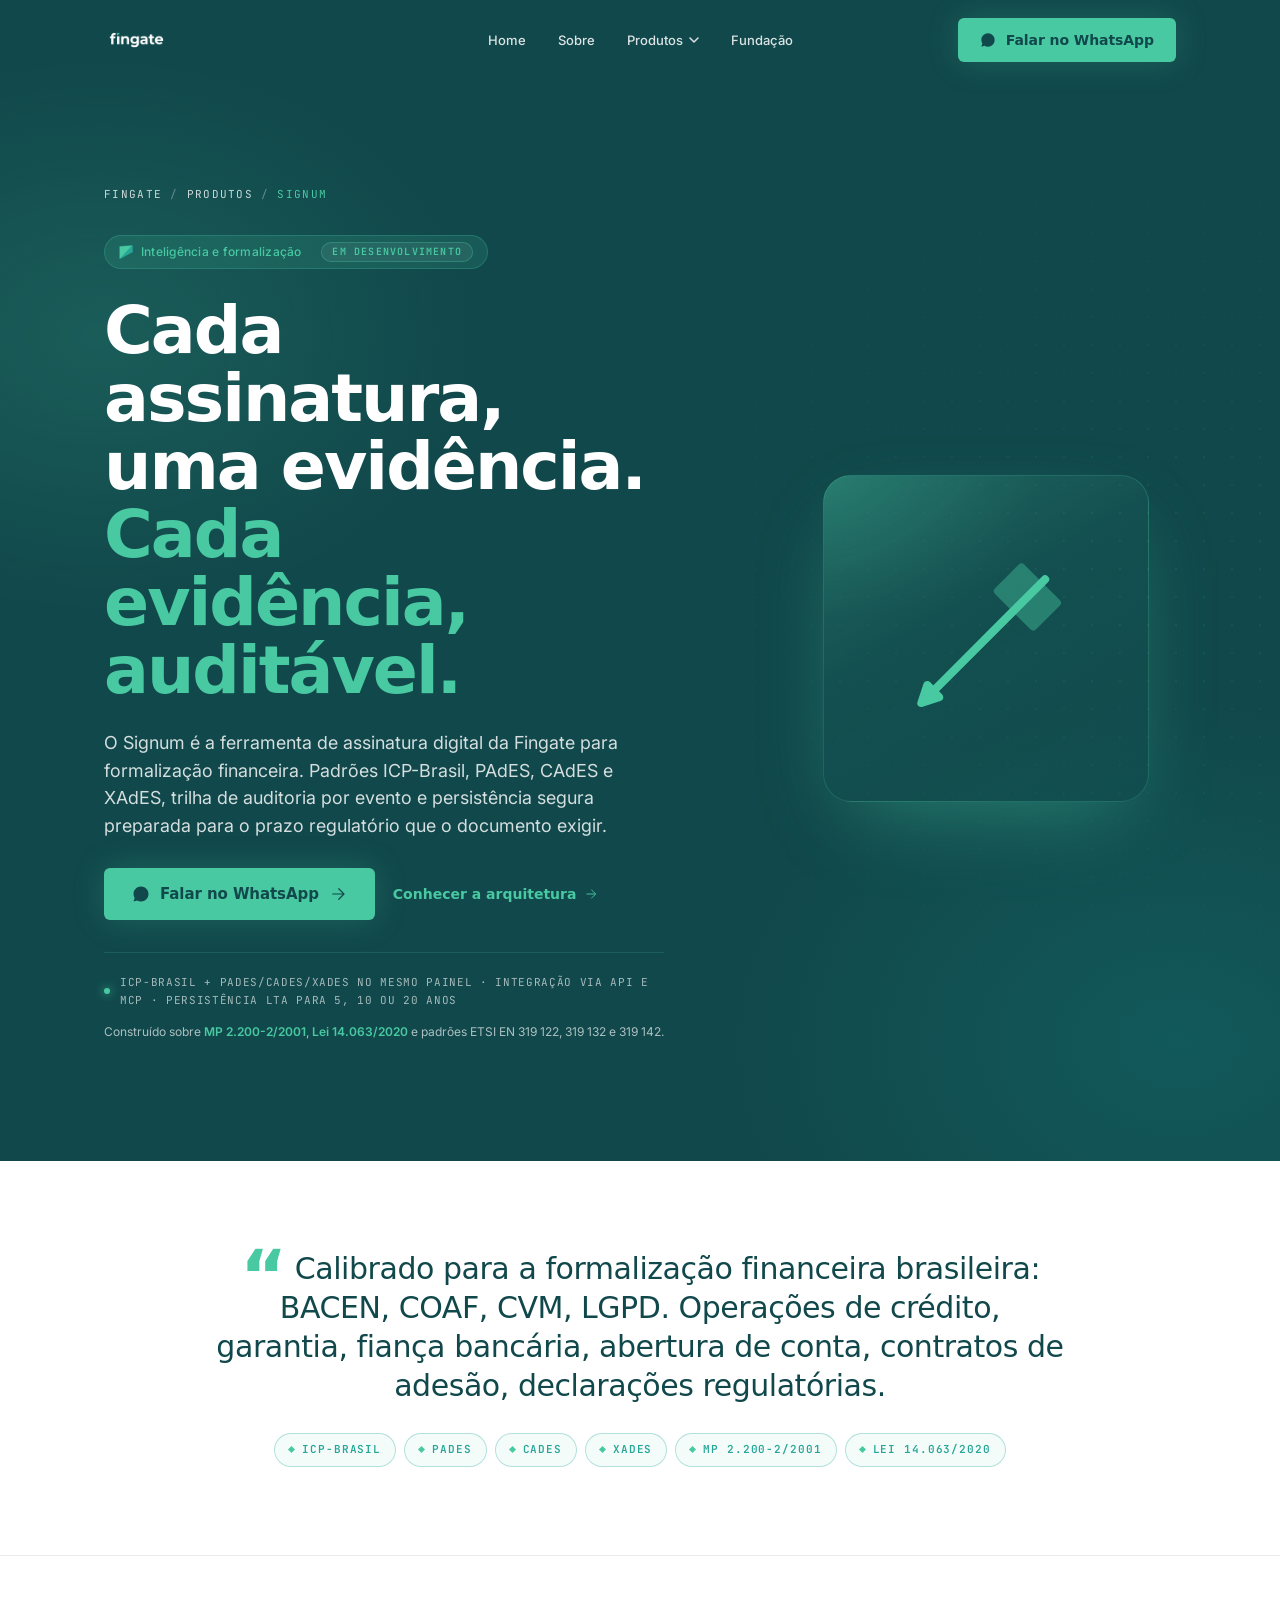
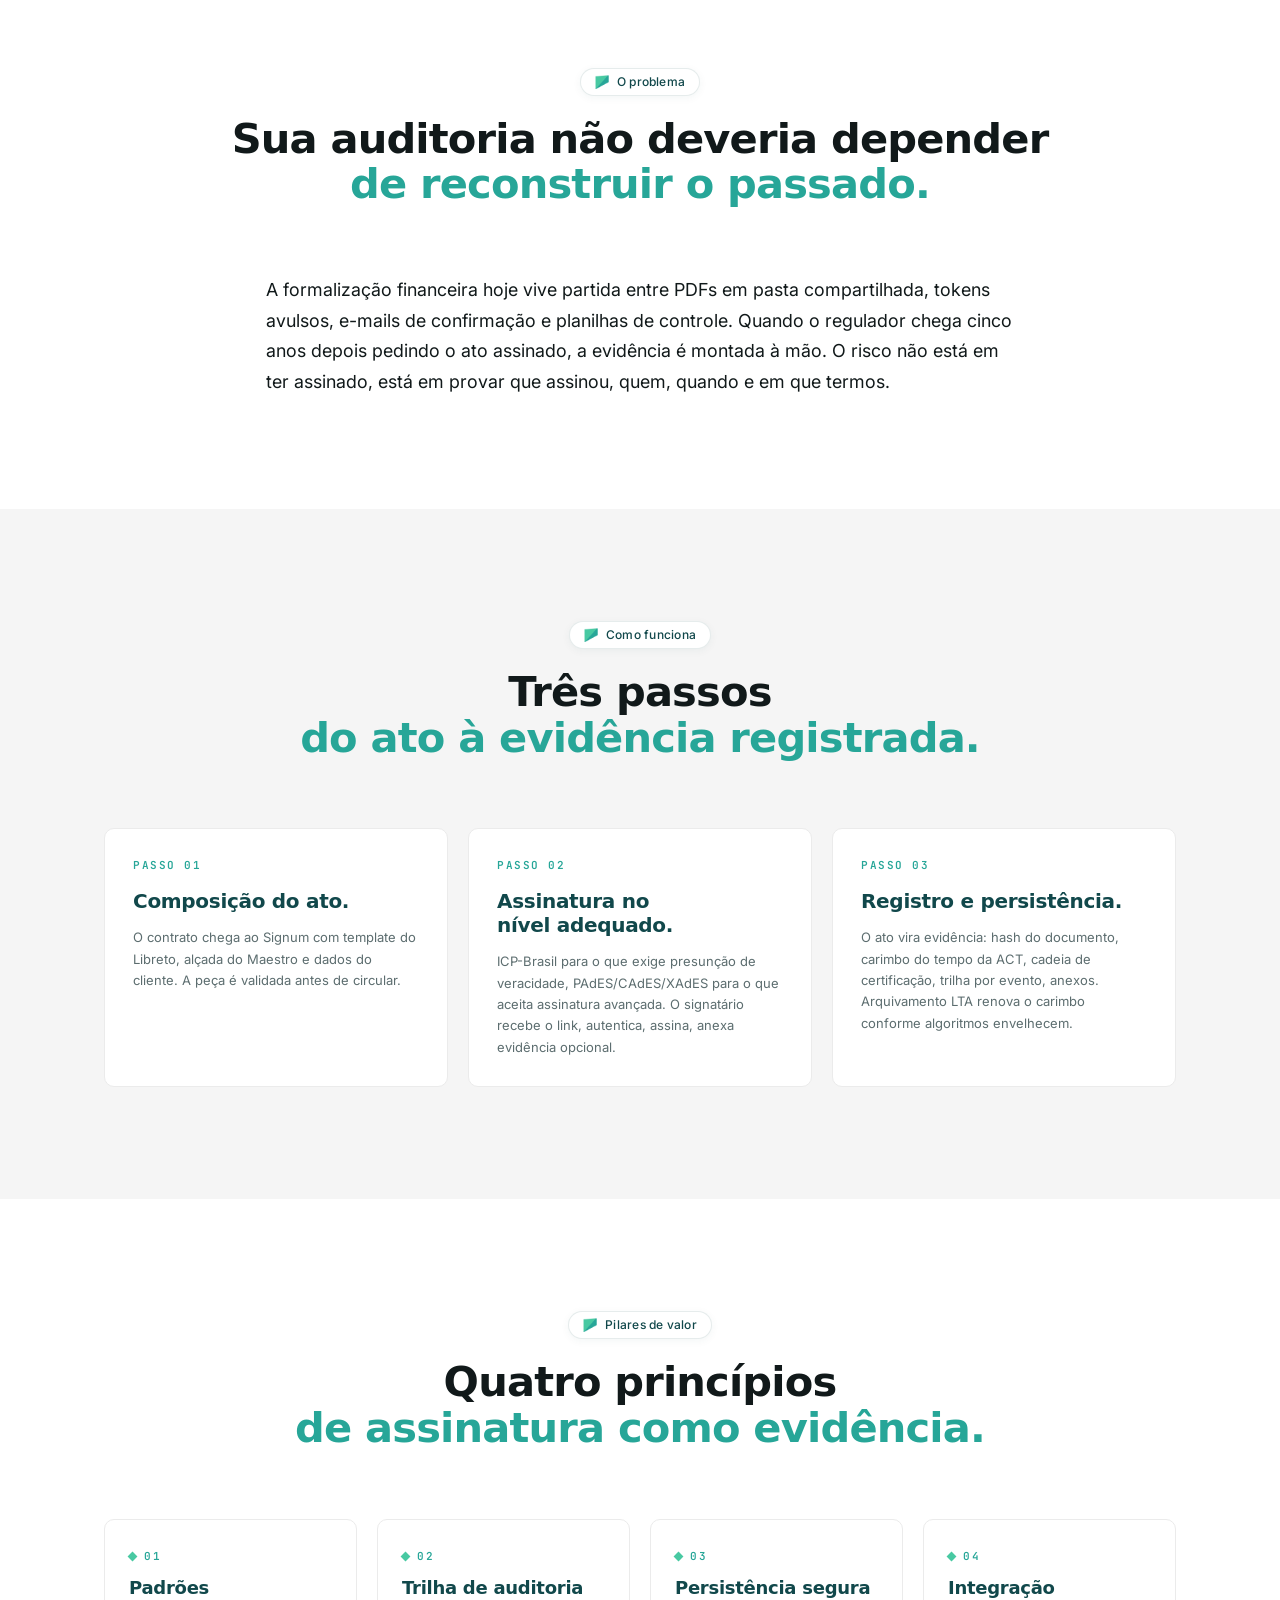
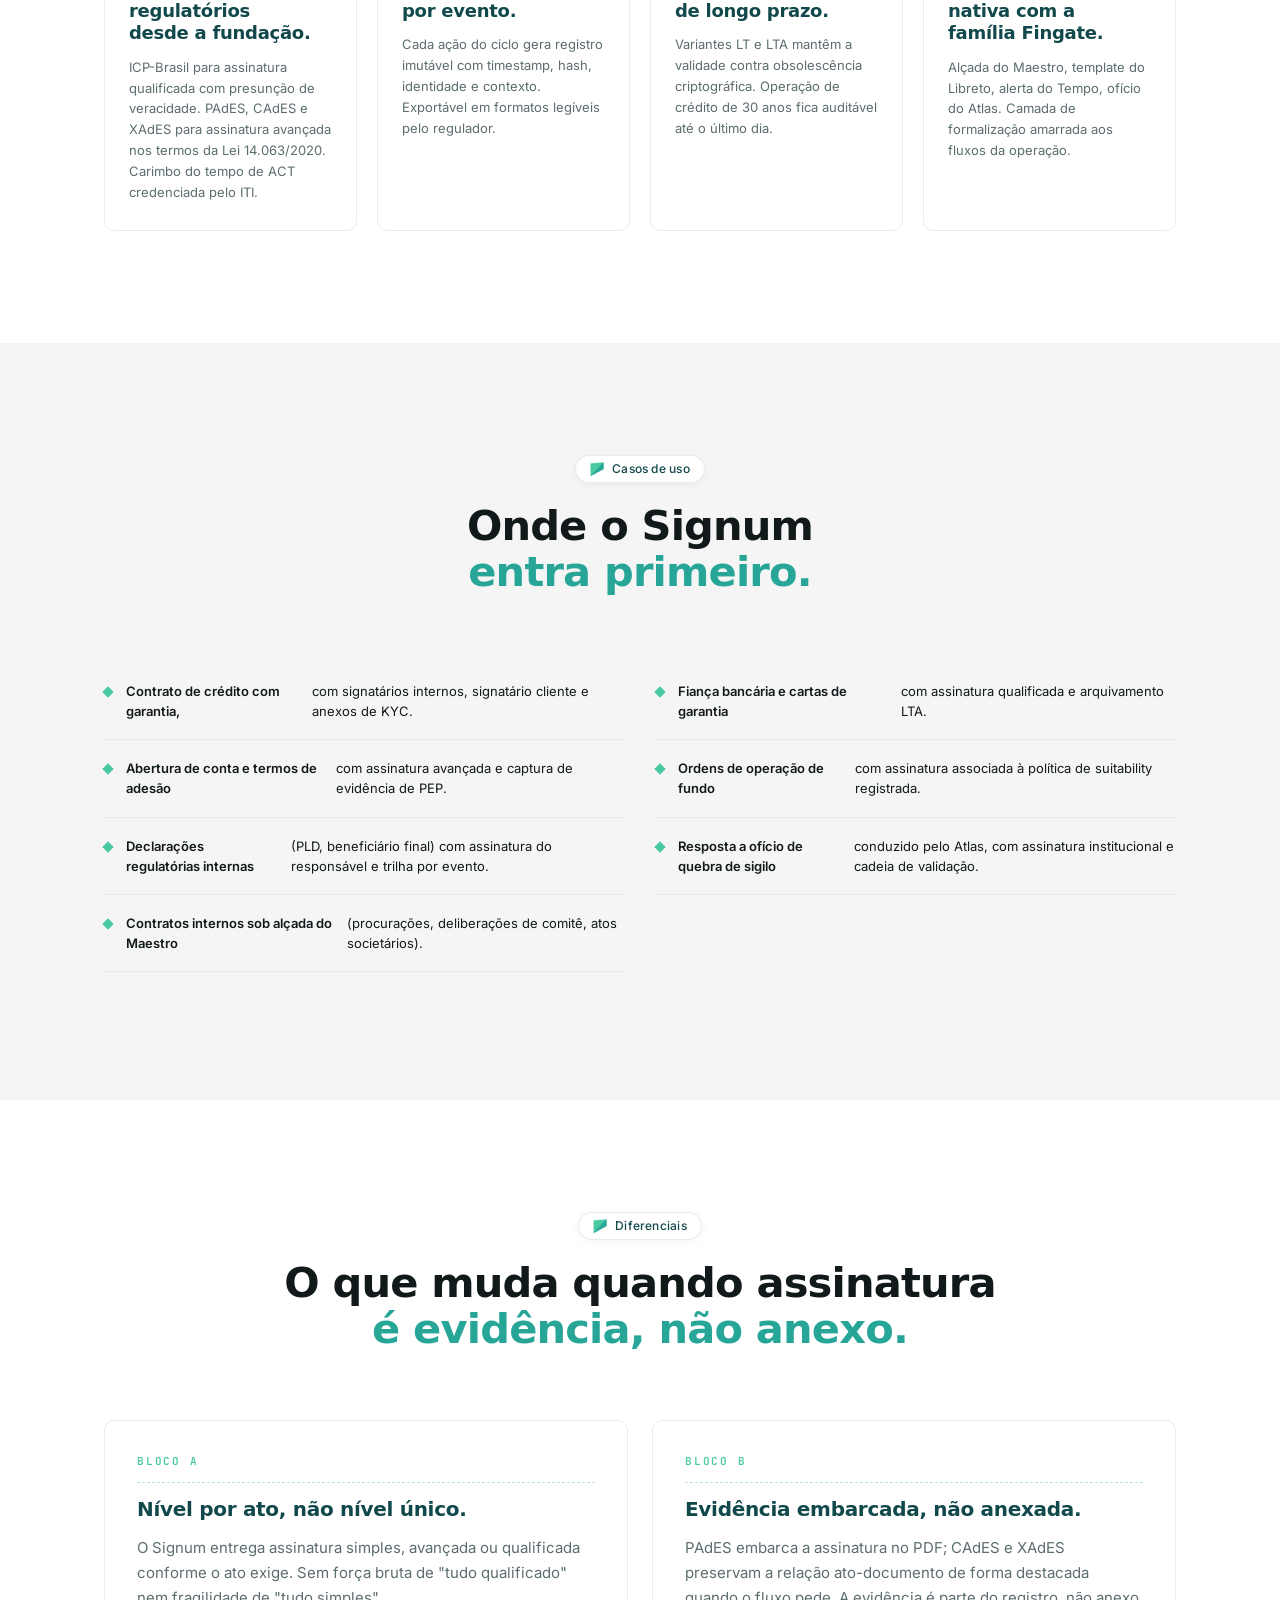
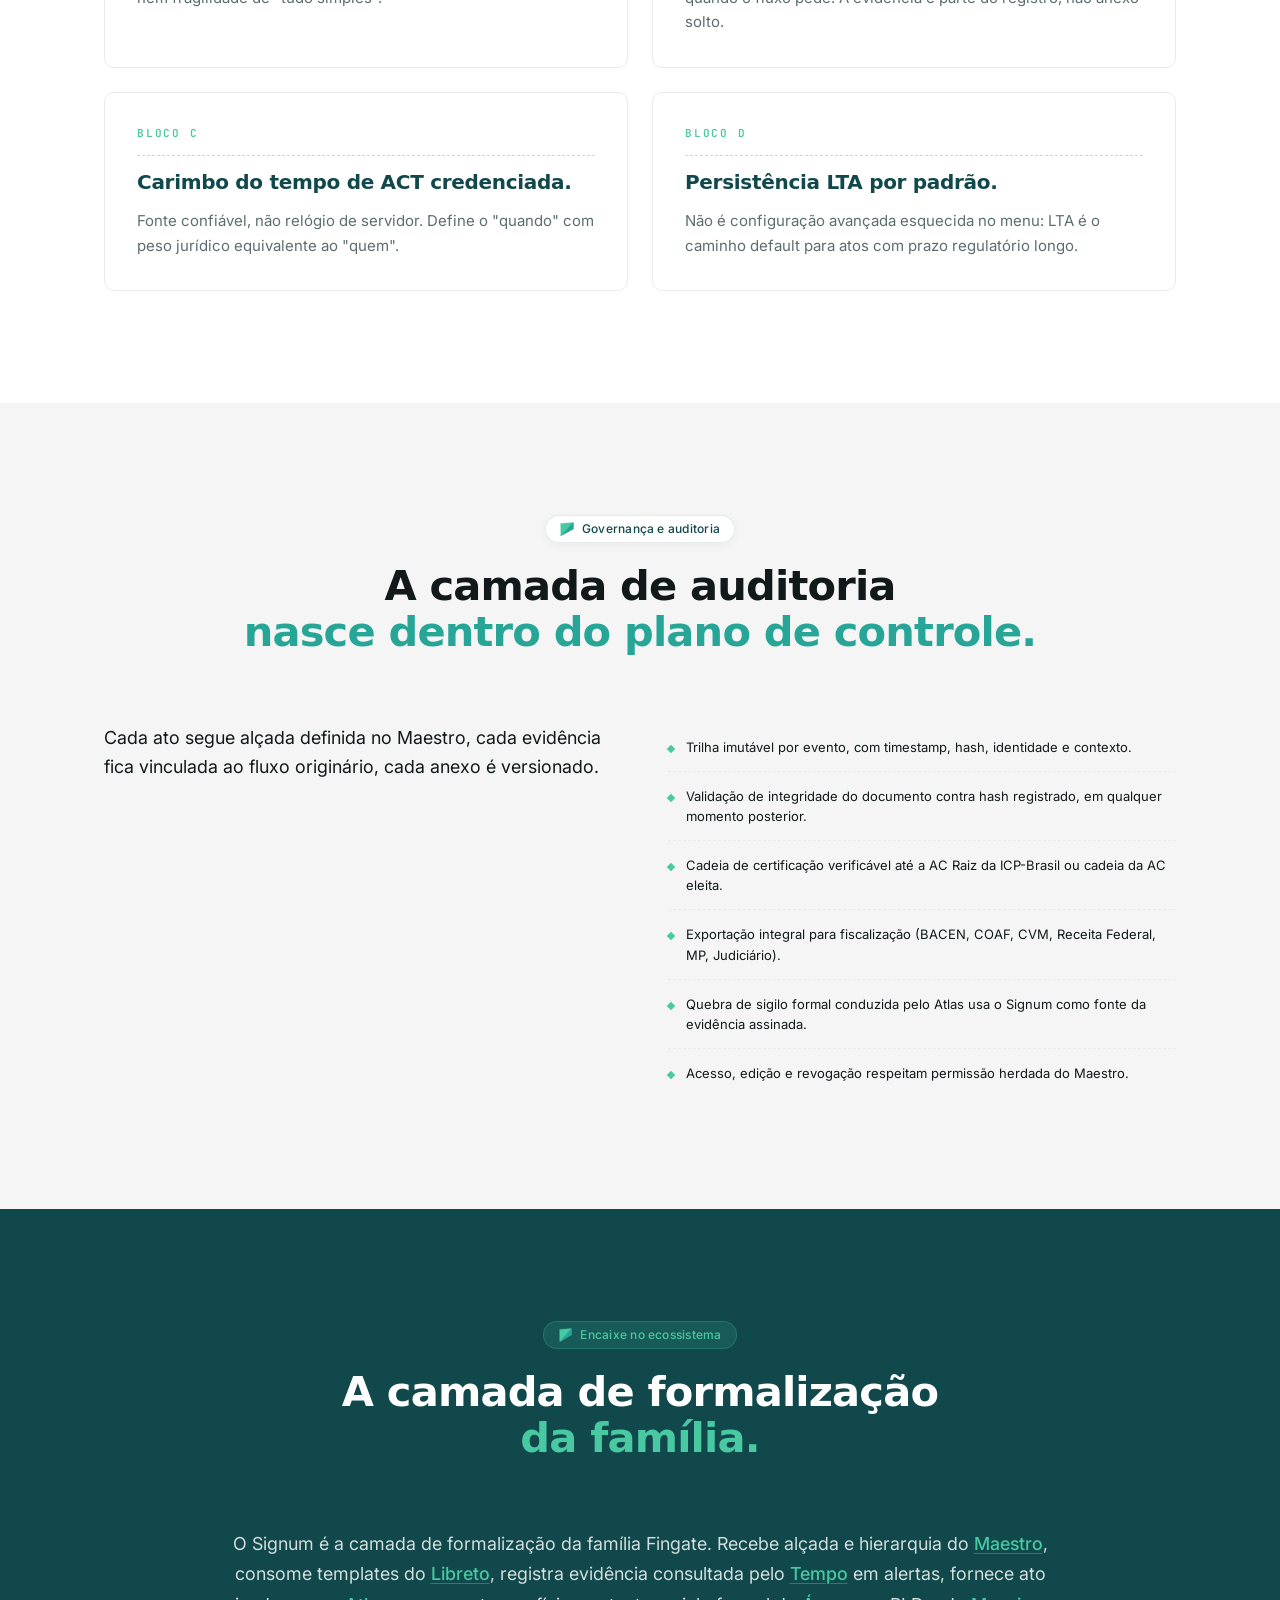
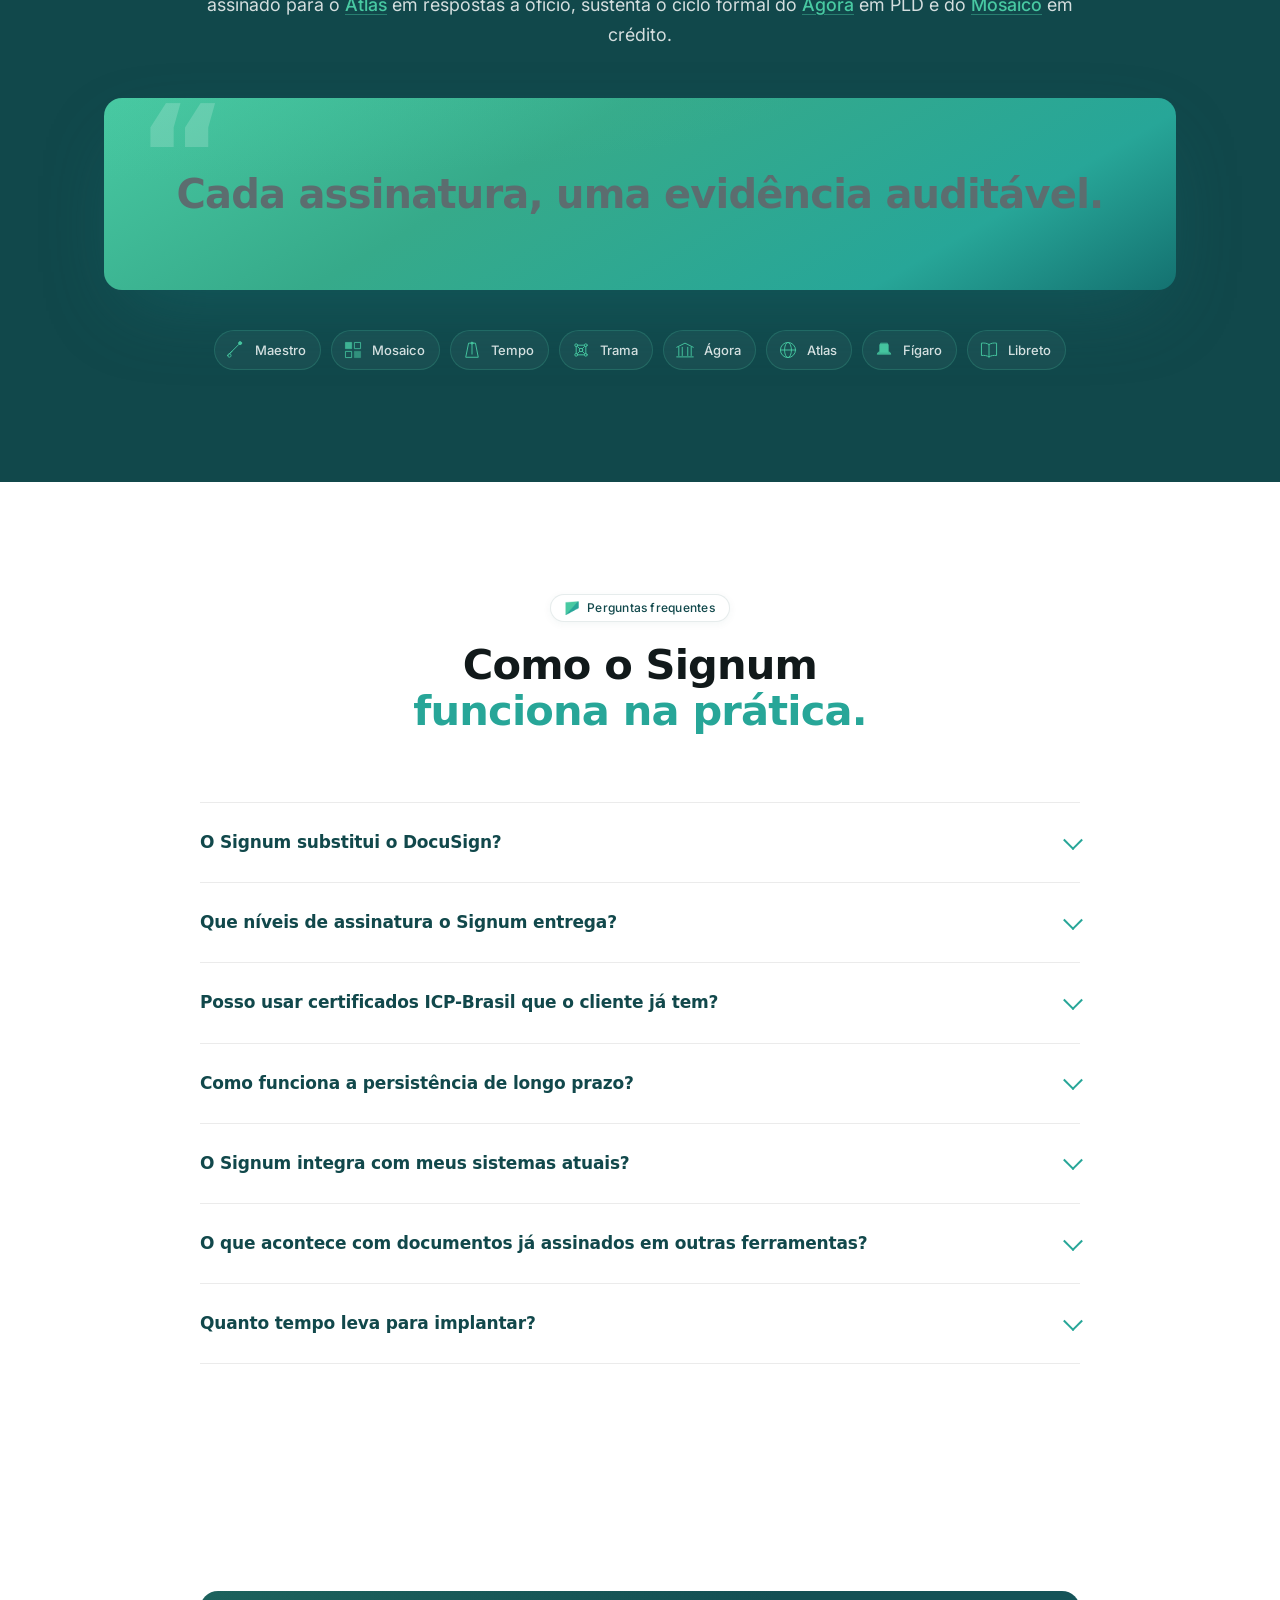
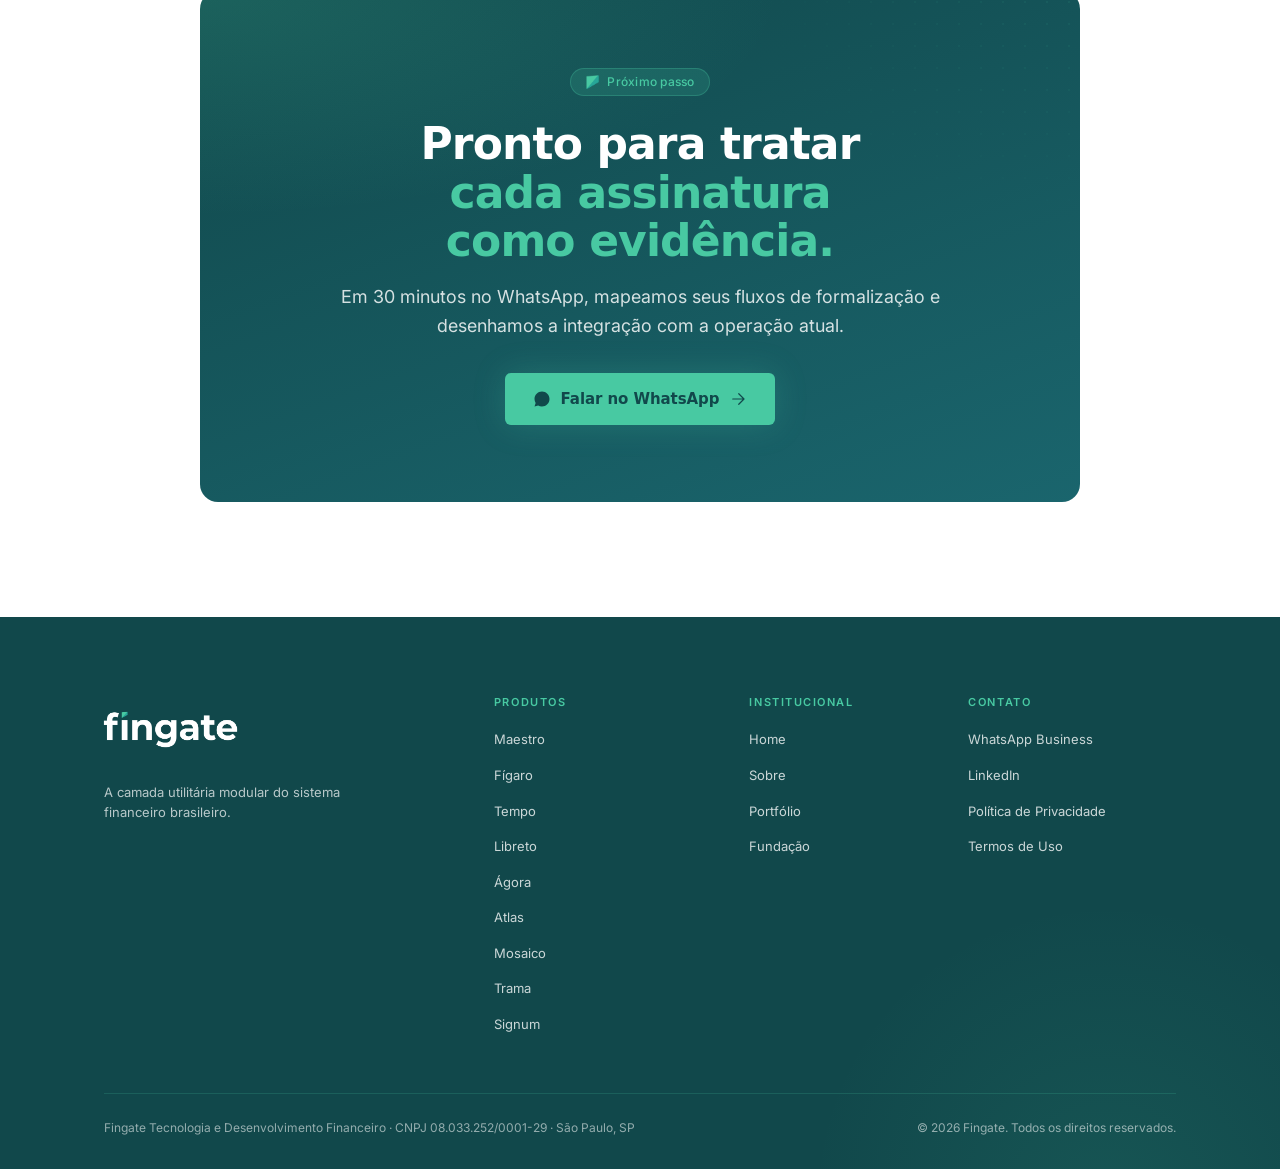
<file: produtos/signum.html>
<!doctype html>
<html lang="pt-BR">
<head>
  <meta charset="UTF-8">
  <meta name="viewport" content="width=device-width, initial-scale=1.0">
  <title>Signum · Cada assinatura, uma evidência auditável. — Fingate</title>
  <meta name="description" content="Ferramenta de assinatura digital da Fingate para formalização financeira. Padrões ICP-Brasil, PAdES, CAdES e XAdES. Persistência LTA pronta para 30 anos.">
  <link rel="canonical" href="https://fingate.com.br/produtos/signum.html">

  <meta property="og:title" content="Signum · Cada assinatura, uma evidência auditável. — Fingate">
  <meta property="og:description" content="Ferramenta de assinatura digital da Fingate para formalização financeira. Padrões ICP-Brasil, PAdES, CAdES e XAdES. Persistência LTA pronta para 30 anos.">
  <meta property="og:url" content="https://fingate.com.br/produtos/signum.html">
  <meta property="og:type" content="website">
  <meta property="og:locale" content="pt_BR">
  <meta name="twitter:card" content="summary_large_image">

  <link rel="icon" type="image/png" href="../assets/images/gema-full-color.png">

  <link rel="stylesheet" href="../css/main.css">
  <link rel="stylesheet" href="../css/produto.css">

  <script type="application/ld+json">{"@context":"https://schema.org","@type":"Product","name":"Signum","url":"https://fingate.com.br/produtos/signum.html","description":"Ferramenta de assinatura digital da Fingate para formalização financeira. Padrões ICP-Brasil, PAdES, CAdES e XAdES. Persistência LTA pronta para 30 anos.","category":"Inteligência e formalização","brand":{"@type":"Brand","name":"Fingate"},"manufacturer":{"@type":"Organization","name":"Fingate Tecnologia e Desenvolvimento Financeiro","url":"https://fingate.com.br"},"audience":{"@type":"Audience","audienceType":"Jurídico, Operações, Backoffice, Compliance, CTO e CISO de instituições financeiras"}}</script>
  <script type="application/ld+json">{"@context":"https://schema.org","@type":"BreadcrumbList","itemListElement":[{"@type":"ListItem","position":1,"name":"Fingate","item":"https://fingate.com.br/"},{"@type":"ListItem","position":2,"name":"Produtos","item":"https://fingate.com.br/produtos"},{"@type":"ListItem","position":3,"name":"Signum"}]}</script>
</head>
<body data-screen-label="Signum">


  <svg width="0" height="0" style="position:absolute" aria-hidden="true">
    <defs>
      <symbol id="i-arrow" viewBox="0 0 24 24" fill="none" stroke="currentColor" stroke-width="1.6" stroke-linecap="round" stroke-linejoin="round">
        <path d="M5 12h14M13 5l7 7-7 7"/>
      </symbol>
      <symbol id="i-wa" viewBox="0 0 24 24" fill="currentColor">
        <path d="M17.5 14.4c-.3-.15-1.7-.85-2-.95-.25-.1-.45-.15-.65.15-.2.3-.75.95-.9 1.15-.15.2-.35.2-.65.05-.3-.15-1.25-.46-2.4-1.48-.9-.8-1.5-1.78-1.67-2.08-.18-.3-.02-.46.13-.6.13-.13.3-.35.45-.52.15-.18.2-.3.3-.5.1-.2.05-.38-.02-.53-.07-.15-.65-1.6-.9-2.2-.24-.57-.48-.5-.65-.5l-.55-.02c-.18 0-.5.08-.75.38-.25.3-1 1-1 2.43s1.03 2.82 1.18 3c.15.2 2.03 3.1 4.92 4.34 1.78.76 2.45.83 3.33.7.53-.07 1.7-.7 1.95-1.37.24-.67.24-1.25.17-1.37-.08-.13-.27-.2-.57-.35zM12 2C6.5 2 2 6.5 2 12c0 1.95.56 3.77 1.52 5.31L2.05 22l4.83-1.27A9.95 9.95 0 0 0 12 22c5.5 0 10-4.5 10-10S17.5 2 12 2z"/>
      </symbol>
      <symbol id="p-maestro" viewBox="0 0 32 32" fill="none" stroke="currentColor" stroke-width="1.4" stroke-linecap="round" stroke-linejoin="round">
        <path d="M6 22 L20 8"/>
        <circle cx="22" cy="6" r="2.2" fill="currentColor"/>
        <path d="M4 24c0 1.5 1 2.4 2.4 2.4S8.8 25.5 8.8 24 7.8 21.6 6.4 21.6 4 22.5 4 24z"/>
        <path d="M10 18l-4 4"/>
      </symbol>
      <symbol id="p-figaro" viewBox="0 0 32 32" fill="none" stroke="currentColor" stroke-width="1.4" stroke-linejoin="round">
        <path d="M6 22h20l-2-3H8z" fill="currentColor" opacity="0.85"/>
        <path d="M10 19V8h12v11z" fill="currentColor"/>
        <path d="M11 6h10v2H11z" fill="currentColor" opacity="0.7"/>
      </symbol>
      <symbol id="p-tempo" viewBox="0 0 32 32" fill="none" stroke="currentColor" stroke-width="1.4" stroke-linecap="round" stroke-linejoin="round">
        <path d="M7 26L11 6h10l4 20z"/>
        <path d="M16 22V8"/>
        <circle cx="16" cy="6" r="1.5" fill="currentColor"/>
      </symbol>
      <symbol id="p-libreto" viewBox="0 0 32 32" fill="none" stroke="currentColor" stroke-width="1.4" stroke-linecap="round" stroke-linejoin="round">
        <path d="M16 8C13 6 9 5.5 5 6v18c4-.5 8 0 11 2"/>
        <path d="M16 8c3-2 7-2.5 11-2v18c-4-.5-8 0-11 2"/>
        <path d="M16 8v18"/>
      </symbol>
      <symbol id="p-agora" viewBox="0 0 32 32" fill="none" stroke="currentColor" stroke-width="1.4" stroke-linecap="round" stroke-linejoin="round">
        <path d="M4 12l12-6 12 6"/>
        <path d="M7 12v12M12 12v12M20 12v12M25 12v12"/>
        <path d="M4 26h24"/>
      </symbol>
      <symbol id="p-atlas" viewBox="0 0 32 32" fill="none" stroke="currentColor" stroke-width="1.4" stroke-linecap="round">
        <circle cx="16" cy="16" r="11"/>
        <ellipse cx="16" cy="16" rx="5" ry="11"/>
        <path d="M5 16h22"/>
      </symbol>
      <symbol id="p-mosaico" viewBox="0 0 32 32" fill="none" stroke="currentColor" stroke-width="1.2" stroke-linejoin="round">
        <rect x="5" y="5" width="9" height="9" fill="currentColor" opacity="0.85"/>
        <rect x="18" y="5" width="9" height="9"/>
        <rect x="5" y="18" width="9" height="9"/>
        <rect x="18" y="18" width="9" height="9" fill="currentColor" opacity="0.55"/>
      </symbol>
      <symbol id="p-trama" viewBox="0 0 32 32" fill="none" stroke="currentColor" stroke-width="1.4" stroke-linecap="round">
        <circle cx="9" cy="9" r="2"/>
        <circle cx="23" cy="9" r="2"/>
        <circle cx="9" cy="23" r="2"/>
        <circle cx="23" cy="23" r="2"/>
        <circle cx="16" cy="16" r="2.5"/>
        <path d="M11 9h10M11 23h10M9 11v10M23 11v10M11 11l3 3M21 11l-3 3M11 21l3-3M21 21l-3-3"/>
      </symbol>
      <symbol id="p-signum" viewBox="0 0 32 32" fill="none" stroke="currentColor" stroke-width="1.4" stroke-linecap="round" stroke-linejoin="round">
        <path d="M6 26L26 6"/>
        <path d="M22 4l6 6-4 4-6-6z" fill="currentColor" opacity="0.4"/>
        <path d="M5 27l3-1-2-2z" fill="currentColor"/>
      </symbol>
    </defs>
  </svg>



  <header class="site-header" role="banner">
    <div class="site-header__inner">
      <a href="../index.html" class="site-header__logo" aria-label="Fingate, página inicial">
        <img class="logo--dark" src="../assets/images/fingate-principal.png" alt="Fingate">
        <img class="logo--light" src="../assets/images/fingate-fundo-escuro.png" alt="Fingate">
      </a>
      <nav class="site-header__nav" aria-label="Principal">
        <a href="../index.html">Home</a>
        <a href="../sobre/index.html">Sobre</a>
        <div class="nav-mega">
          <button class="nav-mega__trigger is-active" aria-haspopup="true" aria-expanded="false" aria-controls="produtos-mega">
            Produtos
            <svg width="10" height="6" viewBox="0 0 10 6" fill="none" aria-hidden="true"><path d="M1 1l4 4 4-4" stroke="currentColor" stroke-width="1.5" stroke-linecap="round" stroke-linejoin="round"/></svg>
          </button>
          <div class="nav-mega__panel" id="produtos-mega" role="menu">
            <div class="nav-mega__inner">
              <a class="nav-mega__feature" href="figaro.html">
                <span class="nav-mega__feature-thumb" aria-hidden="true">
                  <svg viewBox="0 0 32 32"><use href="#p-figaro"/></svg>
                </span>
                <span class="nav-mega__feature-body">
                  <span class="nav-mega__feature-title">Fígaro</span>
                  <span class="nav-mega__feature-desc">Agente de IA, co-piloto de inteligência financeira. Correlaciona alertas e gera briefings.</span>
                  <span class="nav-mega__feature-cta">Saiba mais
                    <svg width="14" height="14" viewBox="0 0 14 14" fill="none" aria-hidden="true"><path d="M3 7h8M7 3l4 4-4 4" stroke="currentColor" stroke-width="1.5" stroke-linecap="round" stroke-linejoin="round"/></svg>
                  </span>
                </span>
              </a>
              <div class="nav-mega__cols">
                <div class="nav-mega__col">
                  <div class="nav-mega__label">Governança e decisão</div>
                  <a class="nav-mega__item" href="maestro.html">
                    <span class="nav-mega__icon"><svg viewBox="0 0 32 32" aria-hidden="true"><use href="#p-maestro"/></svg></span>
                    <span class="nav-mega__txt">
                      <span class="nav-mega__name">Maestro</span>
                      <span class="nav-mega__desc">Orquestração de fluxos, alçadas e aprovações.</span>
                    </span>
                  </a>
                  <a class="nav-mega__item" href="mosaico.html">
                    <span class="nav-mega__icon"><svg viewBox="0 0 32 32" aria-hidden="true"><use href="#p-mosaico"/></svg></span>
                    <span class="nav-mega__txt">
                      <span class="nav-mega__name">Mosaico</span>
                      <span class="nav-mega__desc">Motor de crédito com policy-as-code.</span>
                    </span>
                  </a>
                </div>
                <div class="nav-mega__col">
                  <div class="nav-mega__label">Inteligência e formalização</div>
                  <a class="nav-mega__item" href="libreto.html">
                    <span class="nav-mega__icon"><svg viewBox="0 0 32 32" aria-hidden="true"><use href="#p-libreto"/></svg></span>
                    <span class="nav-mega__txt">
                      <span class="nav-mega__name">Libreto</span>
                      <span class="nav-mega__desc">Repositório e editor de documentação corporativa.</span>
                    </span>
                  </a>
                  <a class="nav-mega__item is-active" href="signum.html" aria-current="page">
                    <span class="nav-mega__icon"><svg viewBox="0 0 32 32" aria-hidden="true"><use href="#p-signum"/></svg></span>
                    <span class="nav-mega__txt">
                      <span class="nav-mega__name">Signum</span>
                      <span class="nav-mega__desc">Assinatura digital ICP-Brasil e LTA.</span>
                    </span>
                  </a>
                </div>
                <div class="nav-mega__col">
                  <div class="nav-mega__label">Monitoramento e antifraude</div>
                  <a class="nav-mega__item" href="tempo.html">
                    <span class="nav-mega__icon"><svg viewBox="0 0 32 32" aria-hidden="true"><use href="#p-tempo"/></svg></span>
                    <span class="nav-mega__txt">
                      <span class="nav-mega__name">Tempo</span>
                      <span class="nav-mega__desc">Monitoramento transacional com IA embarcada.</span>
                    </span>
                  </a>
                  <a class="nav-mega__item" href="trama.html">
                    <span class="nav-mega__icon"><svg viewBox="0 0 32 32" aria-hidden="true"><use href="#p-trama"/></svg></span>
                    <span class="nav-mega__txt">
                      <span class="nav-mega__name">Trama</span>
                      <span class="nav-mega__desc">Antifraude em grafo com camadas combinadas.</span>
                    </span>
                  </a>
                </div>
                <div class="nav-mega__col">
                  <div class="nav-mega__label">Compliance regulatório</div>
                  <a class="nav-mega__item" href="agora.html">
                    <span class="nav-mega__icon"><svg viewBox="0 0 32 32" aria-hidden="true"><use href="#p-agora"/></svg></span>
                    <span class="nav-mega__txt">
                      <span class="nav-mega__name">Ágora</span>
                      <span class="nav-mega__desc">PLD que termina em RIF, não em planilha.</span>
                    </span>
                  </a>
                  <a class="nav-mega__item" href="atlas.html">
                    <span class="nav-mega__icon"><svg viewBox="0 0 32 32" aria-hidden="true"><use href="#p-atlas"/></svg></span>
                    <span class="nav-mega__txt">
                      <span class="nav-mega__name">Atlas</span>
                      <span class="nav-mega__desc">Quebra de sigilo como processo, com hash retido.</span>
                    </span>
                  </a>
                </div>
              </div>
            </div>
            <div class="nav-mega__footer">
              <a href="index.html" class="nav-mega__cta">Ver portfólio completo
                <svg width="14" height="14" viewBox="0 0 14 14" fill="none" aria-hidden="true"><path d="M3 7h8M7 3l4 4-4 4" stroke="currentColor" stroke-width="1.5" stroke-linecap="round" stroke-linejoin="round"/></svg>
              </a>
              <a class="nav-mega__expert"
                 href="https://wa.me/5511936210224?text=Ol%C3%A1%2C%20vim%20pela%20p%C3%A1gina%20de%20produto%20no%20site%20da%20Fingate%20e%20quero%20conversar%20com%20a%20equipe."
                 target="_blank" rel="noopener noreferrer"
                 data-origin="header_mega_signum">
                Fale com um especialista
                <svg width="14" height="14" viewBox="0 0 14 14" fill="none" aria-hidden="true"><path d="M3 7h8M7 3l4 4-4 4" stroke="currentColor" stroke-width="1.5" stroke-linecap="round" stroke-linejoin="round"/></svg>
              </a>
            </div>
          </div>
        </div>
        <a href="../fundacao/index.html">Fundação</a>
      </nav>
      <a class="btn site-header__cta"
         href="https://wa.me/5511936210224?text=Ol%C3%A1%2C%20vim%20pelo%20site%20da%20Fingate%20e%20quero%20conversar%20com%20a%20equipe."
         target="_blank" rel="noopener noreferrer"
         data-origin="header_signum">
        <svg aria-hidden="true"><use href="#i-wa"/></svg>
        Falar no WhatsApp
      </a>
      <button class="menu-toggle" aria-label="Abrir menu" aria-expanded="false"><span></span></button>
    </div>
    <div class="mobile-menu" aria-hidden="true">
      <a href="../index.html">Home</a>
      <a href="../sobre/index.html">Sobre</a>
      <a href="index.html" class="is-active">Produtos</a>
      <a href="../fundacao/index.html">Fundação</a>
      <a class="btn"
         href="https://wa.me/5511936210224?text=Ol%C3%A1%2C%20vim%20pelo%20site%20da%20Fingate%20e%20quero%20conversar%20com%20a%20equipe."
         target="_blank" rel="noopener noreferrer"
         data-origin="header_mobile_signum">
        <svg aria-hidden="true"><use href="#i-wa"/></svg>
        Falar no WhatsApp
      </a>
    </div>
  </header>

  <main>

    <!-- ====================================================== -->
    <!-- §1 HERO                                                -->
    <!-- ====================================================== -->
    <section class="prod-hero" aria-labelledby="hero-headline" data-screen-label="01 Hero">
      <nav class="prod-crumb" aria-label="Trilha">
        <a href="../index.html">Fingate</a>
        <span class="sep">/</span>
        <a href="index.html">Produtos</a>
        <span class="sep">/</span>
        <span aria-current="page">Signum</span>
      </nav>
      <div class="prod-hero__inner">
        <div class="prod-hero__copy">
          <span class="pill">
            <img class="pill-gem" src="../assets/images/gema-full-color.png" alt="" aria-hidden="true">
            Inteligência e formalização
            <span class="prod-status prod-status--dev">Em desenvolvimento</span>
          </span>
          <h1 id="hero-headline">Cada assinatura, uma evidência.<span class="accent">Cada evidência, auditável.</span></h1>
          <p class="prod-hero__lead">O Signum é a ferramenta de assinatura digital da Fingate para formalização financeira. Padrões ICP-Brasil, PAdES, CAdES e XAdES, trilha de auditoria por evento e persistência segura preparada para o prazo regulatório que o documento exigir.</p>
          <div class="prod-hero__ctas">
            <a class="btn btn--menta"
               href="https://wa.me/5511936210224?text=Ol%C3%A1%2C%20vim%20pela%20p%C3%A1gina%20do%20Signum%20no%20site%20da%20Fingate%20e%20quero%20ver%20a%20arquitetura."
               target="_blank" rel="noopener noreferrer"
               data-origin="produto_signum">
              <svg aria-hidden="true"><use href="#i-wa"/></svg>
              Falar no WhatsApp
              <svg class="icon" aria-hidden="true"><use href="#i-arrow"/></svg>
            </a>
            <a class="link-secondary" href="#diferenciais">
              Conhecer a arquitetura
              <svg aria-hidden="true"><use href="#i-arrow"/></svg>
            </a>
          </div>
          <div class="prod-hero__micro">ICP-Brasil + PAdES/CAdES/XAdES no mesmo painel · Integração via API e MCP · Persistência LTA para 5, 10 ou 20 anos</div>
          <p class="prod-hero__selo">Construído sobre <strong>MP 2.200-2/2001</strong>, <strong>Lei 14.063/2020</strong> e padrões ETSI EN 319 122, 319 132 e 319 142.</p>
        </div>
        <div class="prod-hero__visual" aria-hidden="true">
          <div class="prod-hero__icon">
            <svg viewBox="0 0 32 32"><use href="#p-signum"/></svg>
          </div>
        </div>
      </div>
    </section>

    <!-- ====================================================== -->
    <!-- §2 CREDIBILITY BAND                                    -->
    <!-- ====================================================== -->
    <section class="prod-band" aria-label="Faixa de credibilidade" data-screen-label="02 Credibilidade">
      <div class="prod-band__inner">
        <p class="prod-band__quote">Calibrado para a formalização financeira brasileira: BACEN, COAF, CVM, LGPD. Operações de crédito, garantia, fiança bancária, abertura de conta, contratos de adesão, declarações regulatórias.</p>
        <ul class="prod-band__tags"><li>ICP-Brasil</li><li>PAdES</li><li>CAdES</li><li>XAdES</li><li>MP 2.200-2/2001</li><li>Lei 14.063/2020</li></ul>
        
      </div>
    </section>

    <!-- ====================================================== -->
    <!-- §3 PROBLEM                                              -->
    <!-- ====================================================== -->
    <section class="prod-sec prod-sec--light" aria-labelledby="problem-headline" data-screen-label="03 O problema">
      <div class="container">
        <header class="prod-sec__head">
          <span class="pill">
            <img class="pill-gem" src="../assets/images/gema-full-color.png" alt="" aria-hidden="true">
            O problema
          </span>
          <h2 id="problem-headline">Sua auditoria não deveria depender<span class="accent">de reconstruir o passado.</span></h2>
        </header>
        <p style="max-width:68ch;margin:0 auto;font-size:var(--fs-lead);line-height:1.7;color:var(--cinza-700);text-align:left;">A formalização financeira hoje vive partida entre PDFs em pasta compartilhada, tokens avulsos, e-mails de confirmação e planilhas de controle. Quando o regulador chega cinco anos depois pedindo o ato assinado, a evidência é montada à mão. O risco não está em ter assinado, está em provar que assinou, quem, quando e em que termos.</p>
      </div>
    </section>

    <!-- ====================================================== -->
    <!-- §4 HOW IT WORKS                                         -->
    <!-- ====================================================== -->
    <section class="prod-sec prod-sec--gray" aria-labelledby="how-headline" data-screen-label="04 Como funciona">
      <div class="container">
        <header class="prod-sec__head">
          <span class="pill">
            <img class="pill-gem" src="../assets/images/gema-full-color.png" alt="" aria-hidden="true">
            Como funciona
          </span>
          <h2 id="how-headline">Três passos<span class="accent">do ato à evidência registrada.</span></h2>
        </header>
        <div class="prod-steps">
          <article class="prod-step">
            <span class="prod-step__num"></span>
            <h3>Composição do ato.</h3>
            <p>O contrato chega ao Signum com template do Libreto, alçada do Maestro e dados do cliente. A peça é validada antes de circular.</p>
          </article><article class="prod-step">
            <span class="prod-step__num"></span>
            <h3>Assinatura no nível adequado.</h3>
            <p>ICP-Brasil para o que exige presunção de veracidade, PAdES/CAdES/XAdES para o que aceita assinatura avançada. O signatário recebe o link, autentica, assina, anexa evidência opcional.</p>
          </article><article class="prod-step">
            <span class="prod-step__num"></span>
            <h3>Registro e persistência.</h3>
            <p>O ato vira evidência: hash do documento, carimbo do tempo da ACT, cadeia de certificação, trilha por evento, anexos. Arquivamento LTA renova o carimbo conforme algoritmos envelhecem.</p>
          </article>
        </div>
      </div>
    </section>

    <!-- ====================================================== -->
    <!-- §5 PILLARS                                              -->
    <!-- ====================================================== -->
    <section class="prod-sec prod-sec--light" aria-labelledby="pillars-headline" data-screen-label="05 Pilares">
      <div class="container">
        <header class="prod-sec__head">
          <span class="pill">
            <img class="pill-gem" src="../assets/images/gema-full-color.png" alt="" aria-hidden="true">
            Pilares de valor
          </span>
          <h2 id="pillars-headline">Quatro princípios<span class="accent">de assinatura como evidência.</span></h2>
        </header>
        <div class="prod-pillars">
          <article class="prod-pillar">
            <span class="prod-pillar__tag">01</span>
            <h3>Padrões regulatórios desde a fundação.</h3>
            <p>ICP-Brasil para assinatura qualificada com presunção de veracidade. PAdES, CAdES e XAdES para assinatura avançada nos termos da Lei 14.063/2020. Carimbo do tempo de ACT credenciada pelo ITI.</p>
          </article><article class="prod-pillar">
            <span class="prod-pillar__tag">02</span>
            <h3>Trilha de auditoria por evento.</h3>
            <p>Cada ação do ciclo gera registro imutável com timestamp, hash, identidade e contexto. Exportável em formatos legíveis pelo regulador.</p>
          </article><article class="prod-pillar">
            <span class="prod-pillar__tag">03</span>
            <h3>Persistência segura de longo prazo.</h3>
            <p>Variantes LT e LTA mantêm a validade contra obsolescência criptográfica. Operação de crédito de 30 anos fica auditável até o último dia.</p>
          </article><article class="prod-pillar">
            <span class="prod-pillar__tag">04</span>
            <h3>Integração nativa com a família Fingate.</h3>
            <p>Alçada do Maestro, template do Libreto, alerta do Tempo, ofício do Atlas. Camada de formalização amarrada aos fluxos da operação.</p>
          </article>
        </div>
      </div>
    </section>

    <!-- ====================================================== -->
    <!-- §6 CASES OF USE                                         -->
    <!-- ====================================================== -->
    <section class="prod-sec prod-sec--gray" aria-labelledby="cases-headline" data-screen-label="06 Casos de uso">
      <div class="container">
        <header class="prod-sec__head">
          <span class="pill">
            <img class="pill-gem" src="../assets/images/gema-full-color.png" alt="" aria-hidden="true">
            Casos de uso
          </span>
          <h2 id="cases-headline">Onde o Signum<span class="accent">entra primeiro.</span></h2>
        </header>
        <ul class="prod-cases">
          <li><strong>Contrato de crédito com garantia,</strong> com signatários internos, signatário cliente e anexos de KYC.</li><li><strong>Fiança bancária e cartas de garantia</strong> com assinatura qualificada e arquivamento LTA.</li><li><strong>Abertura de conta e termos de adesão</strong> com assinatura avançada e captura de evidência de PEP.</li><li><strong>Ordens de operação de fundo</strong> com assinatura associada à política de suitability registrada.</li><li><strong>Declarações regulatórias internas</strong> (PLD, beneficiário final) com assinatura do responsável e trilha por evento.</li><li><strong>Resposta a ofício de quebra de sigilo</strong> conduzido pelo Atlas, com assinatura institucional e cadeia de validação.</li><li><strong>Contratos internos sob alçada do Maestro</strong> (procurações, deliberações de comitê, atos societários).</li>
        </ul>
      </div>
    </section>

    <!-- ====================================================== -->
    <!-- §7 DIFFERENTIALS                                        -->
    <!-- ====================================================== -->
    <section id="diferenciais" class="prod-sec prod-sec--light" aria-labelledby="diff-headline" data-screen-label="07 Diferenciais">
      <div class="container">
        <header class="prod-sec__head">
          <span class="pill">
            <img class="pill-gem" src="../assets/images/gema-full-color.png" alt="" aria-hidden="true">
            Diferenciais
          </span>
          <h2 id="diff-headline">O que muda quando assinatura<span class="accent">é evidência, não anexo.</span></h2>
        </header>
        <div class="prod-diff">
          <article class="prod-diff__block">
            <span class="prod-diff__tag">Bloco A</span>
            <h3>Nível por ato, não nível único.</h3>
            <p>O Signum entrega assinatura simples, avançada ou qualificada conforme o ato exige. Sem força bruta de "tudo qualificado" nem fragilidade de "tudo simples".</p>
          </article><article class="prod-diff__block">
            <span class="prod-diff__tag">Bloco B</span>
            <h3>Evidência embarcada, não anexada.</h3>
            <p>PAdES embarca a assinatura no PDF; CAdES e XAdES preservam a relação ato-documento de forma destacada quando o fluxo pede. A evidência é parte do registro, não anexo solto.</p>
          </article><article class="prod-diff__block">
            <span class="prod-diff__tag">Bloco C</span>
            <h3>Carimbo do tempo de ACT credenciada.</h3>
            <p>Fonte confiável, não relógio de servidor. Define o "quando" com peso jurídico equivalente ao "quem".</p>
          </article><article class="prod-diff__block">
            <span class="prod-diff__tag">Bloco D</span>
            <h3>Persistência LTA por padrão.</h3>
            <p>Não é configuração avançada esquecida no menu: LTA é o caminho default para atos com prazo regulatório longo.</p>
          </article>
        </div>
      </div>
    </section>

    <!-- ====================================================== -->
    <!-- §8 GOVERNANCE                                           -->
    <!-- ====================================================== -->
    <section class="prod-sec prod-sec--gray" aria-labelledby="gov-headline" data-screen-label="08 Governança">
      <div class="container">
        <header class="prod-sec__head">
          <span class="pill">
            <img class="pill-gem" src="../assets/images/gema-full-color.png" alt="" aria-hidden="true">
            Governança e auditoria
          </span>
          <h2 id="gov-headline">A camada de auditoria<span class="accent">nasce dentro do plano de controle.</span></h2>
        </header>
        <div class="prod-gov">
          <p class="prod-gov__copy">Cada ato segue alçada definida no Maestro, cada evidência fica vinculada ao fluxo originário, cada anexo é versionado.</p>
          <ul class="prod-gov__list"><li>Trilha imutável por evento, com timestamp, hash, identidade e contexto.</li><li>Validação de integridade do documento contra hash registrado, em qualquer momento posterior.</li><li>Cadeia de certificação verificável até a AC Raiz da ICP-Brasil ou cadeia da AC eleita.</li><li>Exportação integral para fiscalização (BACEN, COAF, CVM, Receita Federal, MP, Judiciário).</li><li>Quebra de sigilo formal conduzida pelo Atlas usa o Signum como fonte da evidência assinada.</li><li>Acesso, edição e revogação respeitam permissão herdada do Maestro.</li></ul>
        </div>
      </div>
    </section>

    <!-- ====================================================== -->
    <!-- §9 ECOSYSTEM (dark, anchor quote)                       -->
    <!-- ====================================================== -->
    <section class="prod-sec prod-sec--dark" aria-labelledby="eco-headline" data-screen-label="09 Ecossistema">
      <div class="container">
        <header class="prod-sec__head">
          <span class="pill pill--on-dark">
            <img class="pill-gem" src="../assets/images/gema-full-color.png" alt="" aria-hidden="true">
            Encaixe no ecossistema
          </span>
          <h2 id="eco-headline">A camada de formalização<span class="accent">da família.</span></h2>
        </header>
        <p class="prod-eco__copy">O Signum é a camada de formalização da família Fingate. Recebe alçada e hierarquia do <a href="maestro.html">Maestro</a>, consome templates do <a href="libreto.html">Libreto</a>, registra evidência consultada pelo <a href="tempo.html">Tempo</a> em alertas, fornece ato assinado para o <a href="atlas.html">Atlas</a> em respostas a ofício, sustenta o ciclo formal do <a href="agora.html">Ágora</a> em PLD e do <a href="mosaico.html">Mosaico</a> em crédito.</p>
        <blockquote class="prod-eco__quote">
          <p>Cada assinatura, uma evidência auditável.</p>
        </blockquote>
        <div class="prod-eco__chips" aria-label="Outros produtos da família">
    <a class="prod-eco__chip" href="maestro.html">
      <span class="prod-eco__chip-icon"><svg viewBox="0 0 32 32" aria-hidden="true"><use href="#p-maestro"/></svg></span>
      Maestro
    </a>
    <a class="prod-eco__chip" href="mosaico.html">
      <span class="prod-eco__chip-icon"><svg viewBox="0 0 32 32" aria-hidden="true"><use href="#p-mosaico"/></svg></span>
      Mosaico
    </a>
    <a class="prod-eco__chip" href="tempo.html">
      <span class="prod-eco__chip-icon"><svg viewBox="0 0 32 32" aria-hidden="true"><use href="#p-tempo"/></svg></span>
      Tempo
    </a>
    <a class="prod-eco__chip" href="trama.html">
      <span class="prod-eco__chip-icon"><svg viewBox="0 0 32 32" aria-hidden="true"><use href="#p-trama"/></svg></span>
      Trama
    </a>
    <a class="prod-eco__chip" href="agora.html">
      <span class="prod-eco__chip-icon"><svg viewBox="0 0 32 32" aria-hidden="true"><use href="#p-agora"/></svg></span>
      Ágora
    </a>
    <a class="prod-eco__chip" href="atlas.html">
      <span class="prod-eco__chip-icon"><svg viewBox="0 0 32 32" aria-hidden="true"><use href="#p-atlas"/></svg></span>
      Atlas
    </a>
    <a class="prod-eco__chip" href="figaro.html">
      <span class="prod-eco__chip-icon"><svg viewBox="0 0 32 32" aria-hidden="true"><use href="#p-figaro"/></svg></span>
      Fígaro
    </a>
    <a class="prod-eco__chip" href="libreto.html">
      <span class="prod-eco__chip-icon"><svg viewBox="0 0 32 32" aria-hidden="true"><use href="#p-libreto"/></svg></span>
      Libreto
    </a></div>
      </div>
    </section>

    <!-- ====================================================== -->
    <!-- §10 FAQ                                                 -->
    <!-- ====================================================== -->
    <section class="prod-sec prod-sec--light" aria-labelledby="faq-headline" data-screen-label="10 FAQ">
      <div class="container">
        <header class="prod-sec__head">
          <span class="pill">
            <img class="pill-gem" src="../assets/images/gema-full-color.png" alt="" aria-hidden="true">
            Perguntas frequentes
          </span>
          <h2 id="faq-headline">Como o Signum<span class="accent">funciona na prática.</span></h2>
        </header>
        <div class="prod-faq__list">
          <details class="prod-faq__item">
            <summary>O Signum substitui o DocuSign?</summary>
            <p>Para formalização financeira regulada, sim. Para uso corporativo geral fora da operação financeira, plataformas genéricas continuam adequadas. O Signum é calibrado para o perímetro BACEN, COAF, CVM, LGPD.</p>
          </details><details class="prod-faq__item">
            <summary>Que níveis de assinatura o Signum entrega?</summary>
            <p>Os três da Lei 14.063/2020: simples, avançada (PAdES, CAdES, XAdES) e qualificada (ICP-Brasil). O nível é escolhido por tipo de ato, configurado no fluxo.</p>
          </details><details class="prod-faq__item">
            <summary>Posso usar certificados ICP-Brasil que o cliente já tem?</summary>
            <p>Sim. O Signum aceita e-CPF, e-CNPJ e certificados de pessoa jurídica emitidos por qualquer AC credenciada da ICP-Brasil.</p>
          </details><details class="prod-faq__item">
            <summary>Como funciona a persistência de longo prazo?</summary>
            <p>Variantes LT e LTA renovam o carimbo do tempo periodicamente, com algoritmos correntes. Operação de crédito de 30 anos fica auditável até o último dia.</p>
          </details><details class="prod-faq__item">
            <summary>O Signum integra com meus sistemas atuais?</summary>
            <p>Sim, via API e MCP. Integração nativa com Maestro, Libreto, Tempo e Atlas; integração documentada com core bancário, ERP e CRM.</p>
          </details><details class="prod-faq__item">
            <summary>O que acontece com documentos já assinados em outras ferramentas?</summary>
            <p>O Signum aceita ingestão de documentos com assinatura PAdES, CAdES ou XAdES preexistente, validando a cadeia e absorvendo o registro na trilha.</p>
          </details><details class="prod-faq__item">
            <summary>Quanto tempo leva para implantar?</summary>
            <p>Workshop técnico inicial define escopo, integrações e fluxos prioritários. O plano sai do workshop, sem promessa de prazo antes dele.</p>
          </details>
        </div>
      </div>
    </section>

    <!-- ====================================================== -->
    <!-- §11 CTA FINAL                                           -->
    <!-- ====================================================== -->
    <section class="prod-cta" aria-labelledby="cta-headline" data-screen-label="11 CTA">
      <div class="container">
        <div class="prod-cta__inner">
          <span class="pill">
            <img class="pill-gem" src="../assets/images/gema-full-color.png" alt="" aria-hidden="true">
            Próximo passo
          </span>
          <h2 id="cta-headline">Pronto para tratar<span class="accent">cada assinatura como evidência.</span></h2>
          <p>Em 30 minutos no WhatsApp, mapeamos seus fluxos de formalização e desenhamos a integração com a operação atual.</p>
          <a class="btn btn--menta"
             href="https://wa.me/5511936210224?text=Ol%C3%A1%2C%20vim%20pela%20p%C3%A1gina%20do%20Signum%20no%20site%20da%20Fingate%20e%20quero%20ver%20a%20arquitetura."
             target="_blank" rel="noopener noreferrer"
             data-origin="produto_signum_cta">
            <svg aria-hidden="true"><use href="#i-wa"/></svg>
            Falar no WhatsApp
            <svg class="icon" aria-hidden="true"><use href="#i-arrow"/></svg>
          </a>
        </div>
      </div>
    </section>

  </main>


  <footer class="site-footer" role="contentinfo">
    <div class="container">
      <div class="site-footer__top">
        <div class="site-footer__brand">
          <img src="../assets/images/fingate-fundo-escuro.png" alt="Fingate">
          <p>A camada utilitária modular do sistema financeiro brasileiro.</p>
        </div>
        <div class="site-footer__col">
          <h4>Produtos</h4>
          <ul>
            <li><a href="maestro.html">Maestro</a></li>
            <li><a href="figaro.html">Fígaro</a></li>
            <li><a href="tempo.html">Tempo</a></li>
            <li><a href="libreto.html">Libreto</a></li>
            <li><a href="agora.html">Ágora</a></li>
            <li><a href="atlas.html">Atlas</a></li>
            <li><a href="mosaico.html">Mosaico</a></li>
            <li><a href="trama.html">Trama</a></li>
            <li><a href="signum.html" aria-current="page">Signum</a></li>
          </ul>
        </div>
        <div class="site-footer__col">
          <h4>Institucional</h4>
          <ul>
            <li><a href="../index.html">Home</a></li>
            <li><a href="../sobre/index.html">Sobre</a></li>
            <li><a href="index.html">Portfólio</a></li>
            <li><a href="../fundacao/index.html">Fundação</a></li>
          </ul>
        </div>
        <div class="site-footer__col">
          <h4>Contato</h4>
          <ul>
            <li>
              <a href="https://wa.me/5511936210224?text=Ol%C3%A1%2C%20vim%20pelo%20site%20da%20Fingate%20e%20quero%20conversar%20com%20a%20equipe."
                 target="_blank" rel="noopener noreferrer"
                 data-origin="footer_signum">WhatsApp Business</a>
            </li>
            <li><a href="https://www.linkedin.com/company/fingate" target="_blank" rel="noopener noreferrer">LinkedIn</a></li>
            <li><a href="#">Política de Privacidade</a></li>
            <li><a href="#">Termos de Uso</a></li>
          </ul>
        </div>
      </div>
      <div class="site-footer__bottom">
        <span>Fingate Tecnologia e Desenvolvimento Financeiro · CNPJ 08.033.252/0001-29 · São Paulo, SP</span>
        <span>© 2026 Fingate. Todos os direitos reservados.</span>
      </div>
    </div>
  </footer>

  <script src="../js/main.js" defer></script>
</body>
</html>
</file>
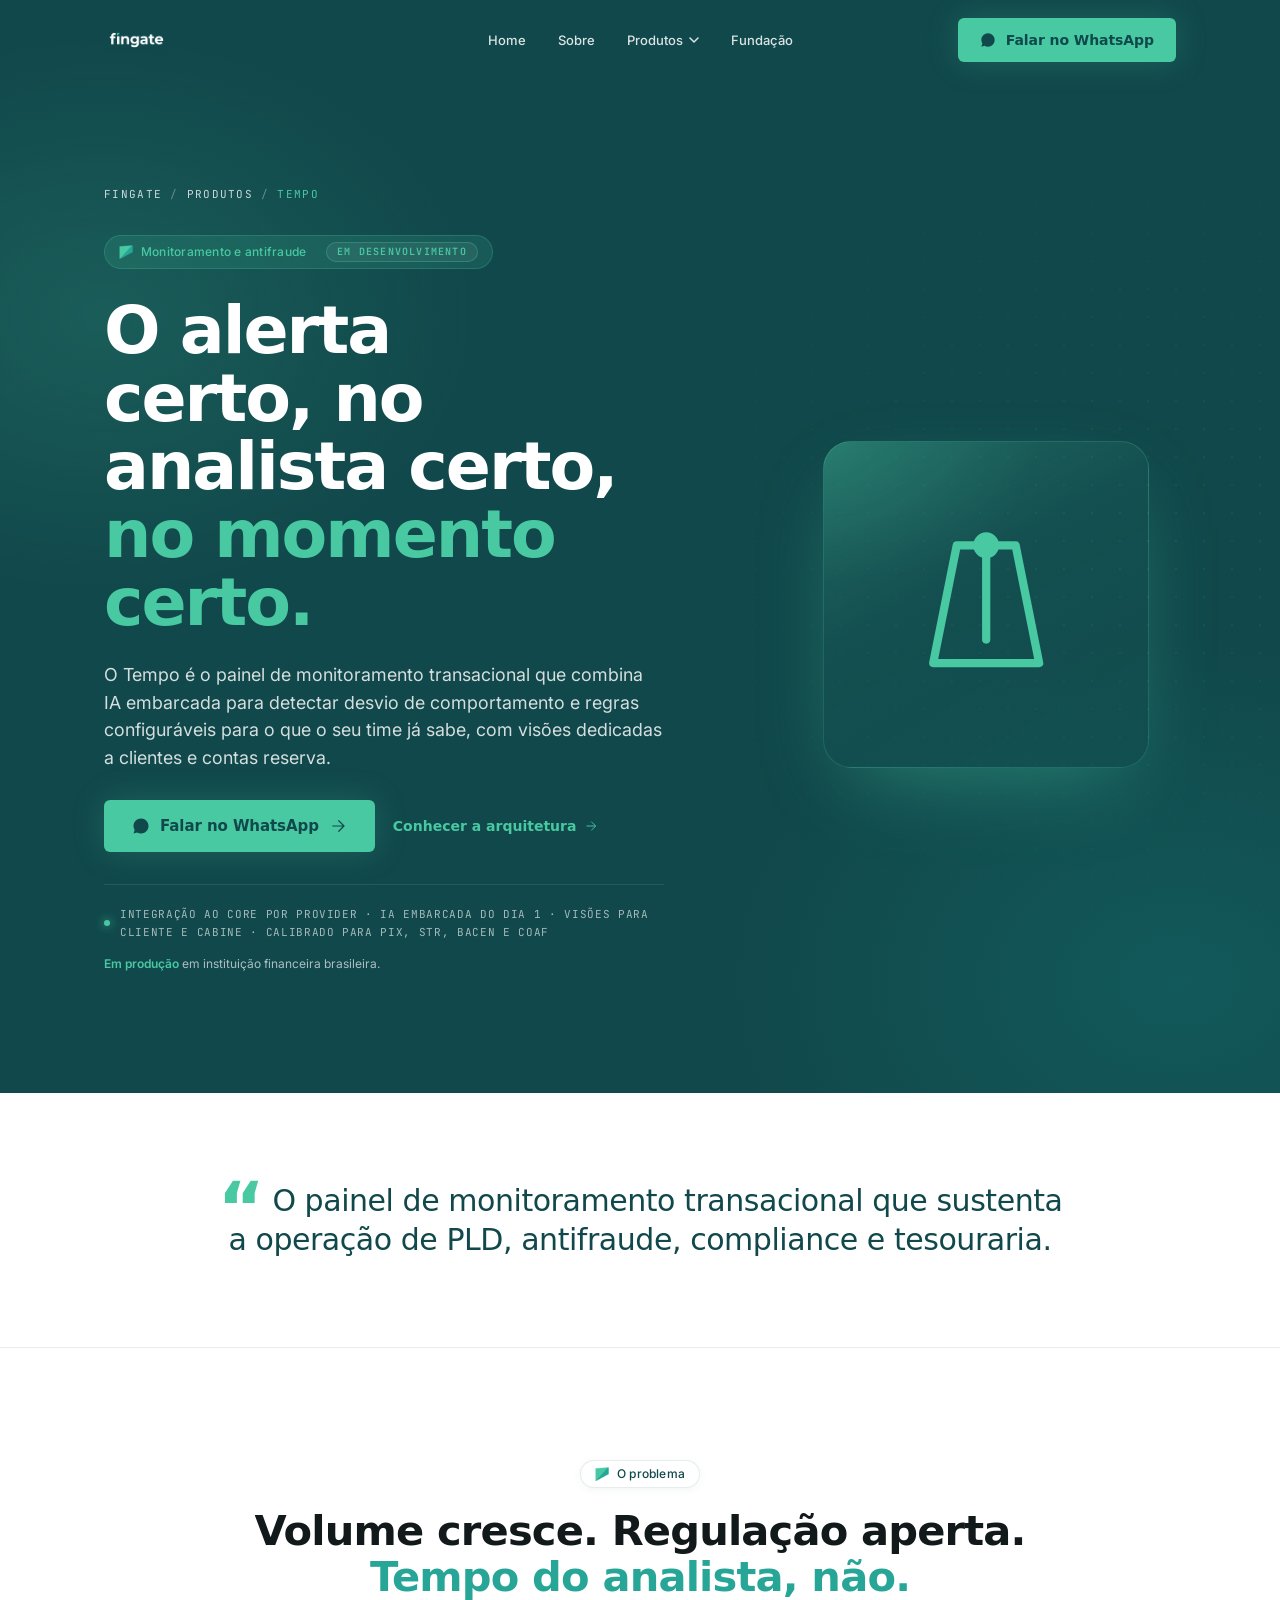
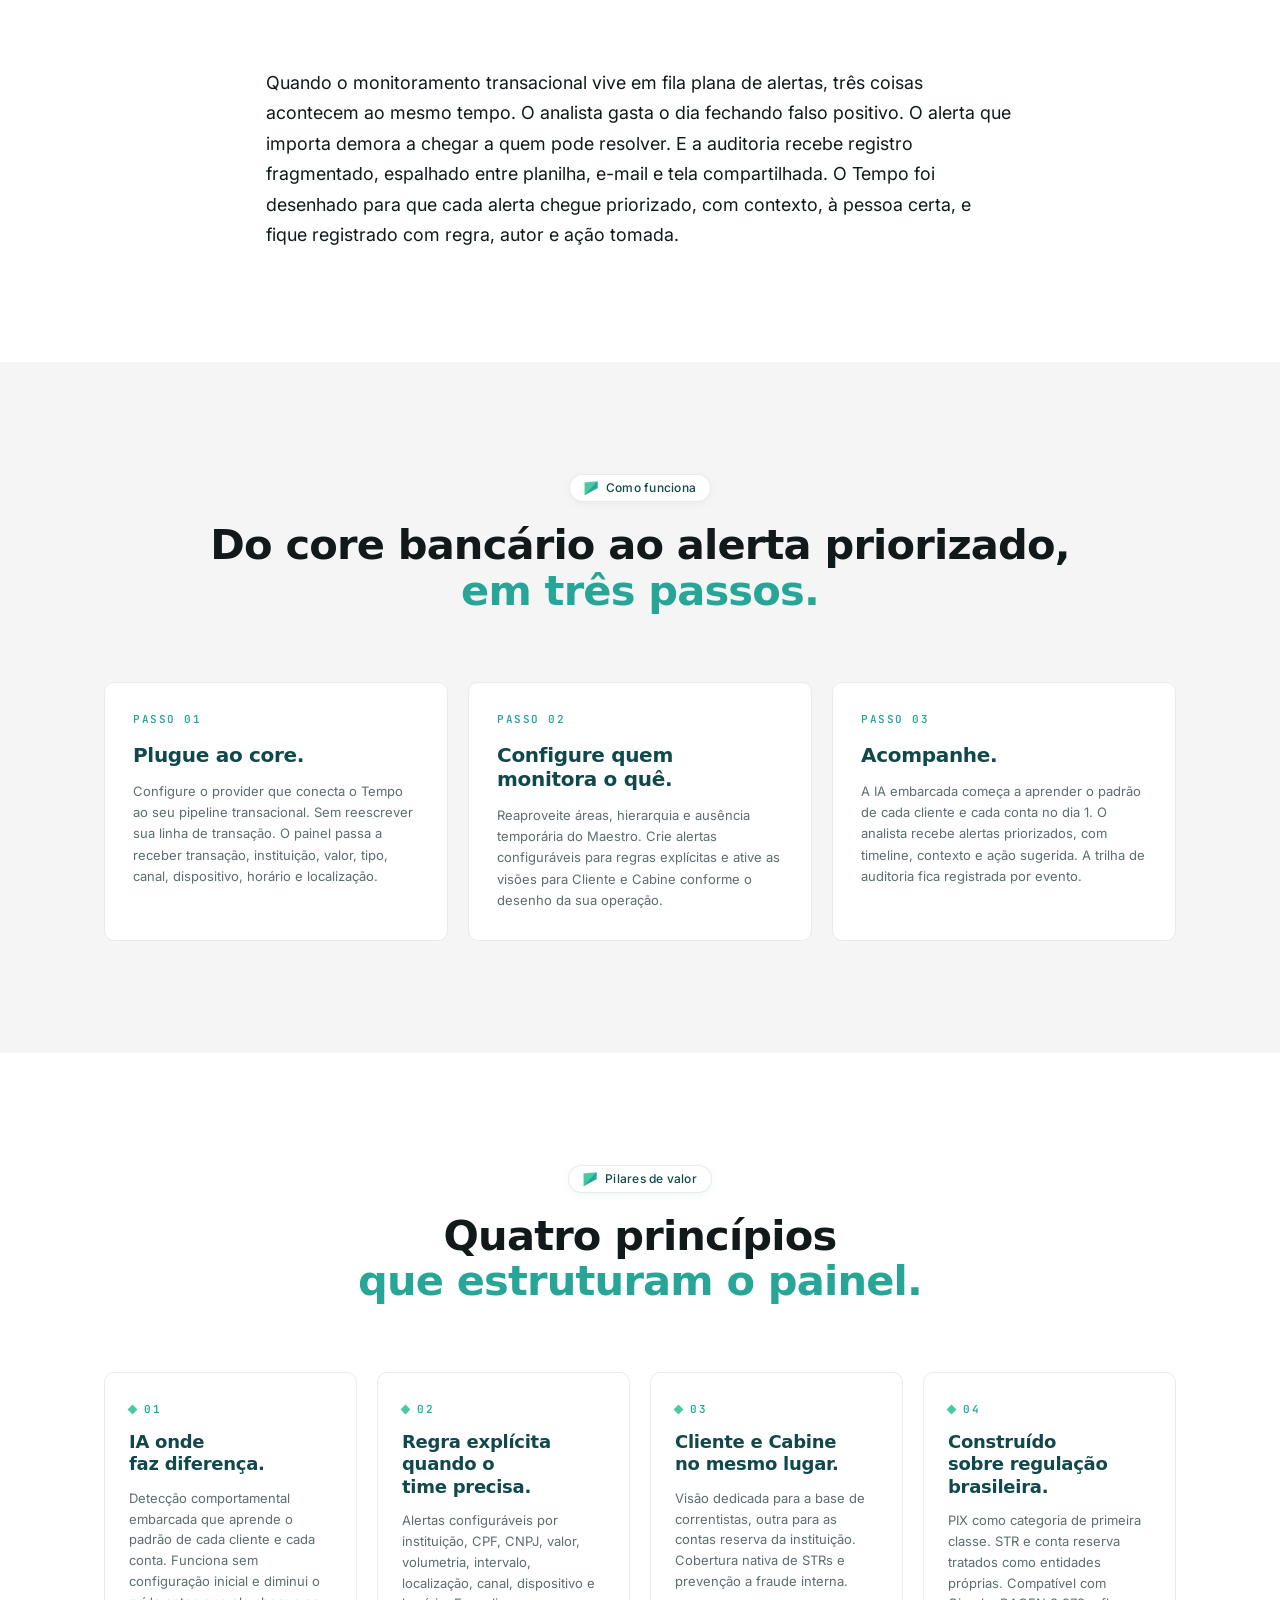
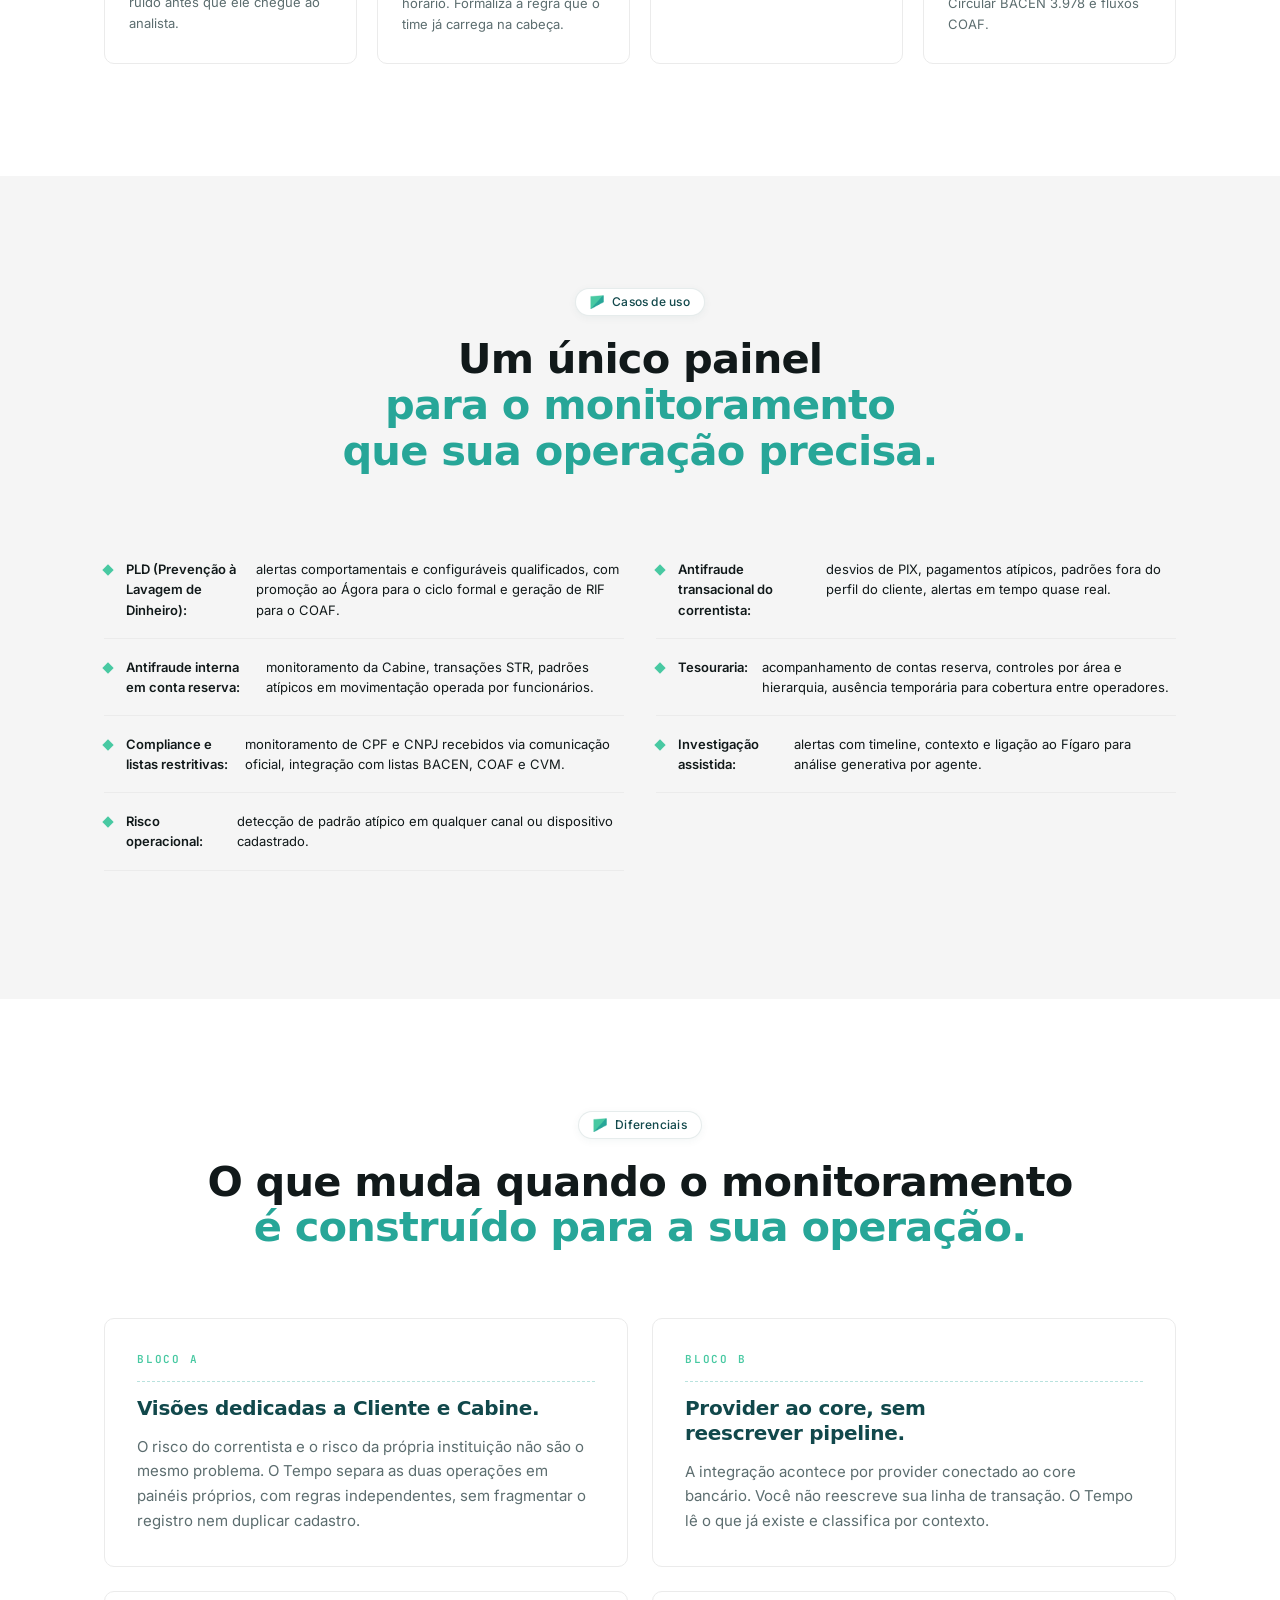
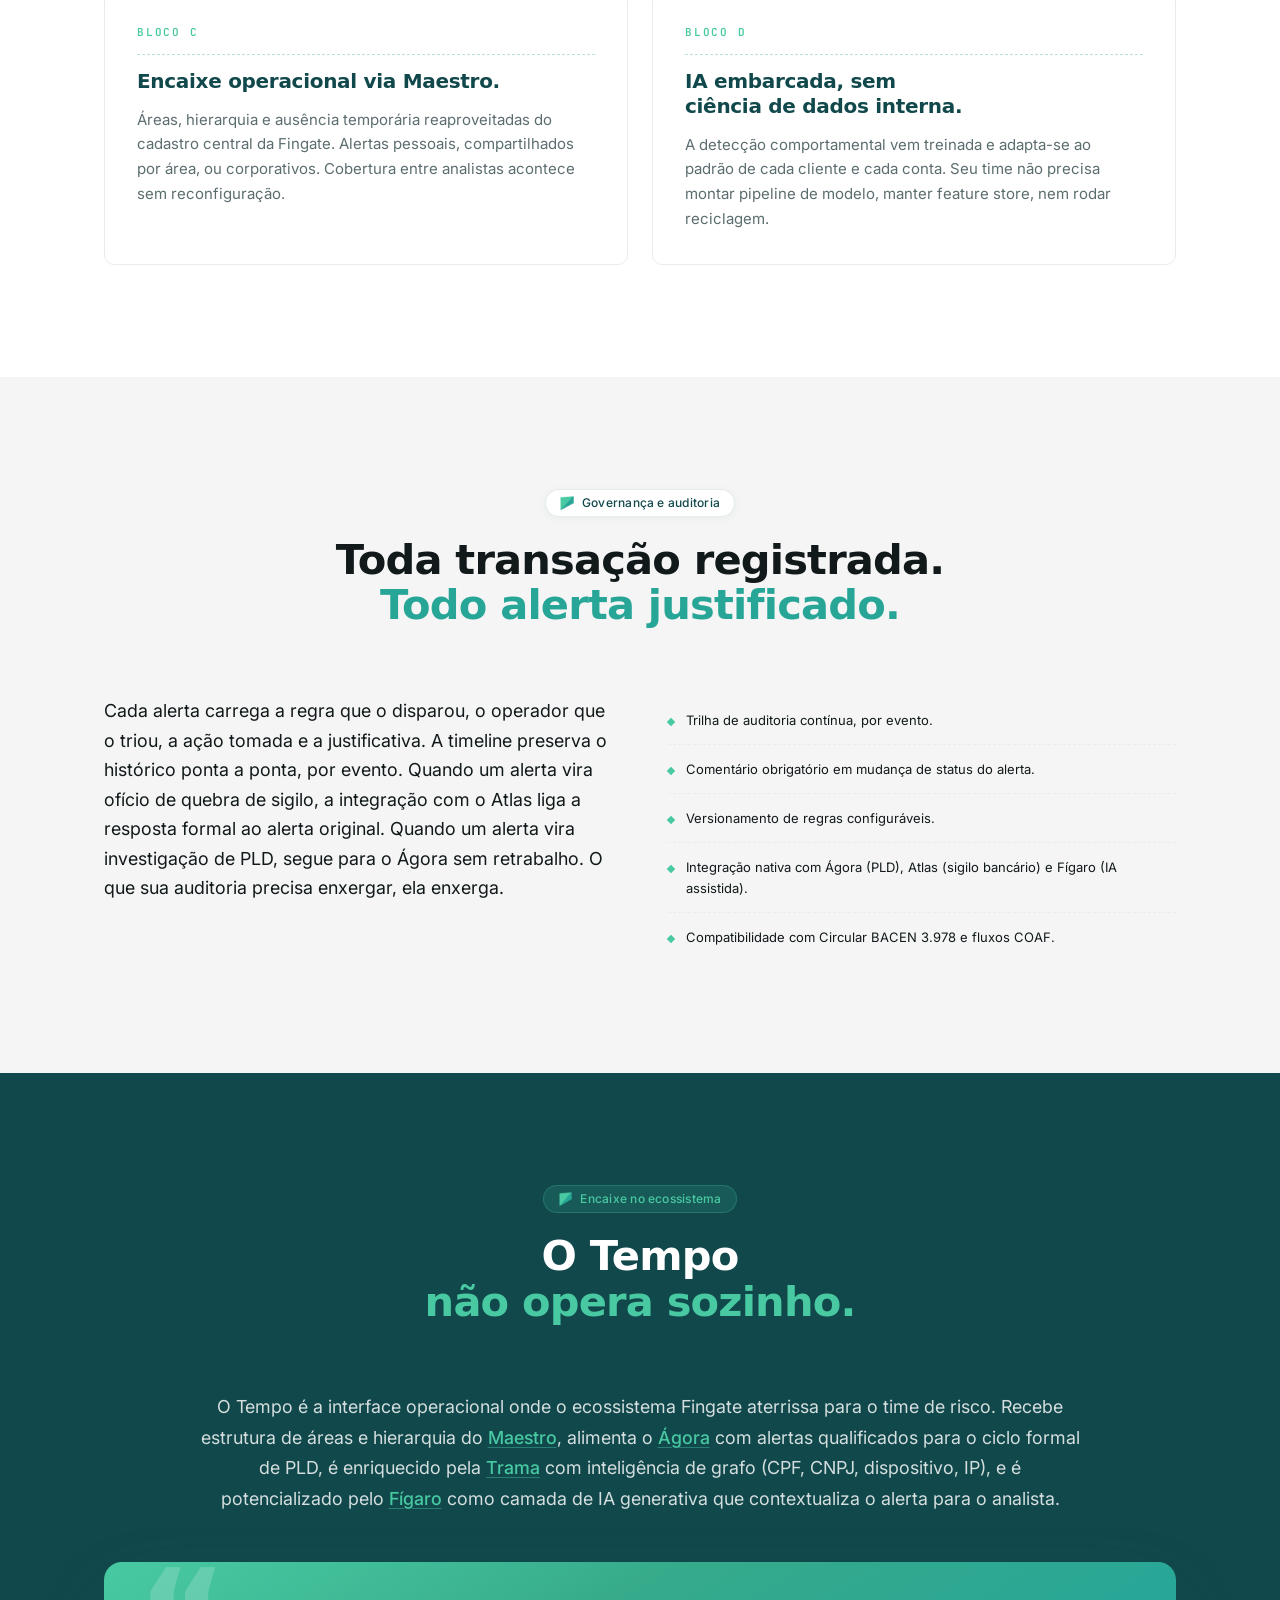
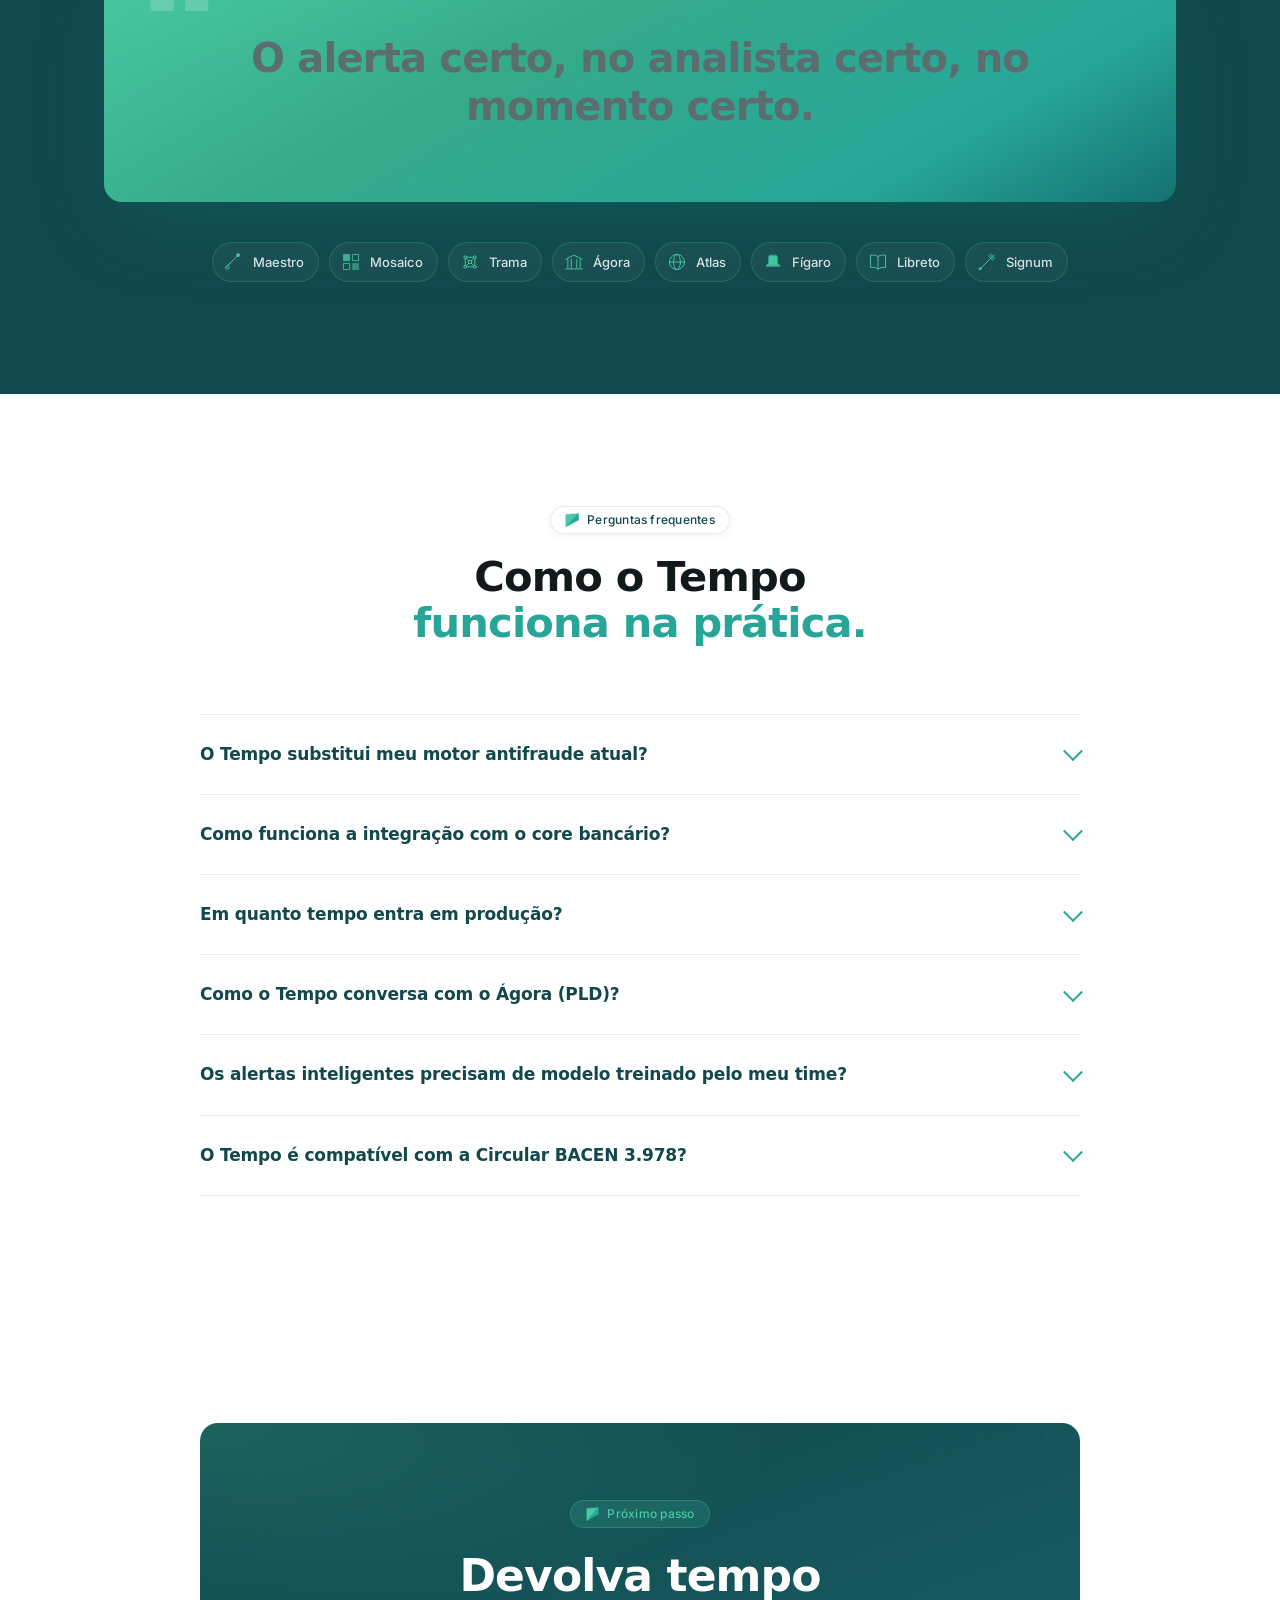
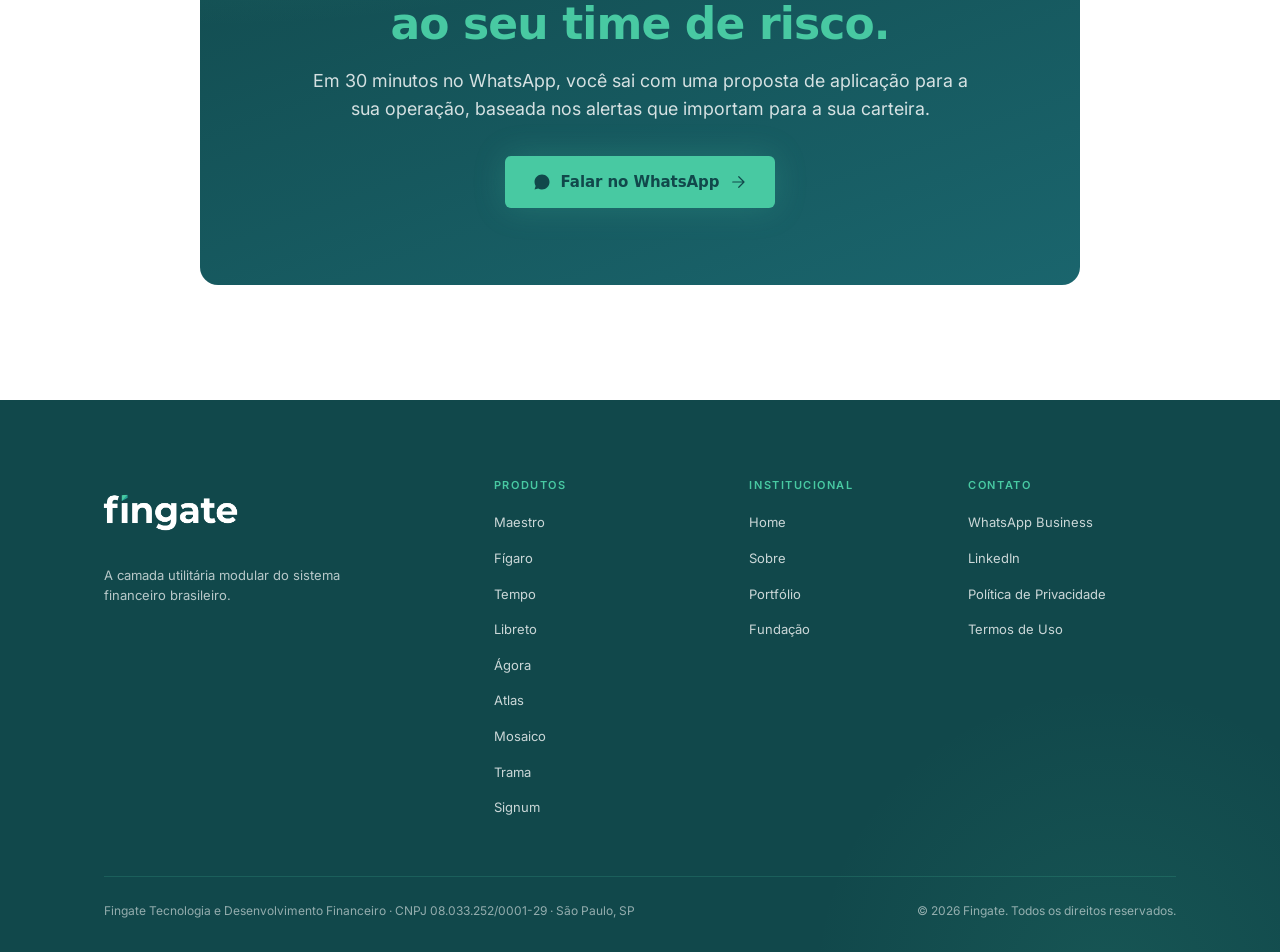
<file: produtos/tempo.html>
<!doctype html>
<html lang="pt-BR">
<head>
  <meta charset="UTF-8">
  <meta name="viewport" content="width=device-width, initial-scale=1.0">
  <title>Tempo · O alerta certo, no analista certo, no momento certo. — Fingate</title>
  <meta name="description" content="Painel de monitoramento transacional da Fingate com IA embarcada e regras configuráveis. Visões dedicadas para Cliente e Cabine. Calibrado para PIX, STR e BACEN.">
  <link rel="canonical" href="https://fingate.com.br/produtos/tempo.html">

  <meta property="og:title" content="Tempo · O alerta certo, no analista certo, no momento certo. — Fingate">
  <meta property="og:description" content="Painel de monitoramento transacional da Fingate com IA embarcada e regras configuráveis. Visões dedicadas para Cliente e Cabine. Calibrado para PIX, STR e BACEN.">
  <meta property="og:url" content="https://fingate.com.br/produtos/tempo.html">
  <meta property="og:type" content="website">
  <meta property="og:locale" content="pt_BR">
  <meta name="twitter:card" content="summary_large_image">

  <link rel="icon" type="image/png" href="../assets/images/gema-full-color.png">

  <link rel="stylesheet" href="../css/main.css">
  <link rel="stylesheet" href="../css/produto.css">

  <script type="application/ld+json">{"@context":"https://schema.org","@type":"Product","name":"Tempo","url":"https://fingate.com.br/produtos/tempo.html","description":"Painel de monitoramento transacional da Fingate com IA embarcada e regras configuráveis. Visões dedicadas para Cliente e Cabine. Calibrado para PIX, STR e BACEN.","category":"Monitoramento e antifraude","brand":{"@type":"Brand","name":"Fingate"},"manufacturer":{"@type":"Organization","name":"Fingate Tecnologia e Desenvolvimento Financeiro","url":"https://fingate.com.br"},"audience":{"@type":"Audience","audienceType":"CCO, CTO, Head de Risco e Head de Antifraude de instituições financeiras"}}</script>
  <script type="application/ld+json">{"@context":"https://schema.org","@type":"BreadcrumbList","itemListElement":[{"@type":"ListItem","position":1,"name":"Fingate","item":"https://fingate.com.br/"},{"@type":"ListItem","position":2,"name":"Produtos","item":"https://fingate.com.br/produtos"},{"@type":"ListItem","position":3,"name":"Tempo"}]}</script>
</head>
<body data-screen-label="Tempo">


  <svg width="0" height="0" style="position:absolute" aria-hidden="true">
    <defs>
      <symbol id="i-arrow" viewBox="0 0 24 24" fill="none" stroke="currentColor" stroke-width="1.6" stroke-linecap="round" stroke-linejoin="round">
        <path d="M5 12h14M13 5l7 7-7 7"/>
      </symbol>
      <symbol id="i-wa" viewBox="0 0 24 24" fill="currentColor">
        <path d="M17.5 14.4c-.3-.15-1.7-.85-2-.95-.25-.1-.45-.15-.65.15-.2.3-.75.95-.9 1.15-.15.2-.35.2-.65.05-.3-.15-1.25-.46-2.4-1.48-.9-.8-1.5-1.78-1.67-2.08-.18-.3-.02-.46.13-.6.13-.13.3-.35.45-.52.15-.18.2-.3.3-.5.1-.2.05-.38-.02-.53-.07-.15-.65-1.6-.9-2.2-.24-.57-.48-.5-.65-.5l-.55-.02c-.18 0-.5.08-.75.38-.25.3-1 1-1 2.43s1.03 2.82 1.18 3c.15.2 2.03 3.1 4.92 4.34 1.78.76 2.45.83 3.33.7.53-.07 1.7-.7 1.95-1.37.24-.67.24-1.25.17-1.37-.08-.13-.27-.2-.57-.35zM12 2C6.5 2 2 6.5 2 12c0 1.95.56 3.77 1.52 5.31L2.05 22l4.83-1.27A9.95 9.95 0 0 0 12 22c5.5 0 10-4.5 10-10S17.5 2 12 2z"/>
      </symbol>
      <symbol id="p-maestro" viewBox="0 0 32 32" fill="none" stroke="currentColor" stroke-width="1.4" stroke-linecap="round" stroke-linejoin="round">
        <path d="M6 22 L20 8"/>
        <circle cx="22" cy="6" r="2.2" fill="currentColor"/>
        <path d="M4 24c0 1.5 1 2.4 2.4 2.4S8.8 25.5 8.8 24 7.8 21.6 6.4 21.6 4 22.5 4 24z"/>
        <path d="M10 18l-4 4"/>
      </symbol>
      <symbol id="p-figaro" viewBox="0 0 32 32" fill="none" stroke="currentColor" stroke-width="1.4" stroke-linejoin="round">
        <path d="M6 22h20l-2-3H8z" fill="currentColor" opacity="0.85"/>
        <path d="M10 19V8h12v11z" fill="currentColor"/>
        <path d="M11 6h10v2H11z" fill="currentColor" opacity="0.7"/>
      </symbol>
      <symbol id="p-tempo" viewBox="0 0 32 32" fill="none" stroke="currentColor" stroke-width="1.4" stroke-linecap="round" stroke-linejoin="round">
        <path d="M7 26L11 6h10l4 20z"/>
        <path d="M16 22V8"/>
        <circle cx="16" cy="6" r="1.5" fill="currentColor"/>
      </symbol>
      <symbol id="p-libreto" viewBox="0 0 32 32" fill="none" stroke="currentColor" stroke-width="1.4" stroke-linecap="round" stroke-linejoin="round">
        <path d="M16 8C13 6 9 5.5 5 6v18c4-.5 8 0 11 2"/>
        <path d="M16 8c3-2 7-2.5 11-2v18c-4-.5-8 0-11 2"/>
        <path d="M16 8v18"/>
      </symbol>
      <symbol id="p-agora" viewBox="0 0 32 32" fill="none" stroke="currentColor" stroke-width="1.4" stroke-linecap="round" stroke-linejoin="round">
        <path d="M4 12l12-6 12 6"/>
        <path d="M7 12v12M12 12v12M20 12v12M25 12v12"/>
        <path d="M4 26h24"/>
      </symbol>
      <symbol id="p-atlas" viewBox="0 0 32 32" fill="none" stroke="currentColor" stroke-width="1.4" stroke-linecap="round">
        <circle cx="16" cy="16" r="11"/>
        <ellipse cx="16" cy="16" rx="5" ry="11"/>
        <path d="M5 16h22"/>
      </symbol>
      <symbol id="p-mosaico" viewBox="0 0 32 32" fill="none" stroke="currentColor" stroke-width="1.2" stroke-linejoin="round">
        <rect x="5" y="5" width="9" height="9" fill="currentColor" opacity="0.85"/>
        <rect x="18" y="5" width="9" height="9"/>
        <rect x="5" y="18" width="9" height="9"/>
        <rect x="18" y="18" width="9" height="9" fill="currentColor" opacity="0.55"/>
      </symbol>
      <symbol id="p-trama" viewBox="0 0 32 32" fill="none" stroke="currentColor" stroke-width="1.4" stroke-linecap="round">
        <circle cx="9" cy="9" r="2"/>
        <circle cx="23" cy="9" r="2"/>
        <circle cx="9" cy="23" r="2"/>
        <circle cx="23" cy="23" r="2"/>
        <circle cx="16" cy="16" r="2.5"/>
        <path d="M11 9h10M11 23h10M9 11v10M23 11v10M11 11l3 3M21 11l-3 3M11 21l3-3M21 21l-3-3"/>
      </symbol>
      <symbol id="p-signum" viewBox="0 0 32 32" fill="none" stroke="currentColor" stroke-width="1.4" stroke-linecap="round" stroke-linejoin="round">
        <path d="M6 26L26 6"/>
        <path d="M22 4l6 6-4 4-6-6z" fill="currentColor" opacity="0.4"/>
        <path d="M5 27l3-1-2-2z" fill="currentColor"/>
      </symbol>
    </defs>
  </svg>



  <header class="site-header" role="banner">
    <div class="site-header__inner">
      <a href="../index.html" class="site-header__logo" aria-label="Fingate, página inicial">
        <img class="logo--dark" src="../assets/images/fingate-principal.png" alt="Fingate">
        <img class="logo--light" src="../assets/images/fingate-fundo-escuro.png" alt="Fingate">
      </a>
      <nav class="site-header__nav" aria-label="Principal">
        <a href="../index.html">Home</a>
        <a href="../sobre/index.html">Sobre</a>
        <div class="nav-mega">
          <button class="nav-mega__trigger is-active" aria-haspopup="true" aria-expanded="false" aria-controls="produtos-mega">
            Produtos
            <svg width="10" height="6" viewBox="0 0 10 6" fill="none" aria-hidden="true"><path d="M1 1l4 4 4-4" stroke="currentColor" stroke-width="1.5" stroke-linecap="round" stroke-linejoin="round"/></svg>
          </button>
          <div class="nav-mega__panel" id="produtos-mega" role="menu">
            <div class="nav-mega__inner">
              <a class="nav-mega__feature" href="figaro.html">
                <span class="nav-mega__feature-thumb" aria-hidden="true">
                  <svg viewBox="0 0 32 32"><use href="#p-figaro"/></svg>
                </span>
                <span class="nav-mega__feature-body">
                  <span class="nav-mega__feature-title">Fígaro</span>
                  <span class="nav-mega__feature-desc">Agente de IA, co-piloto de inteligência financeira. Correlaciona alertas e gera briefings.</span>
                  <span class="nav-mega__feature-cta">Saiba mais
                    <svg width="14" height="14" viewBox="0 0 14 14" fill="none" aria-hidden="true"><path d="M3 7h8M7 3l4 4-4 4" stroke="currentColor" stroke-width="1.5" stroke-linecap="round" stroke-linejoin="round"/></svg>
                  </span>
                </span>
              </a>
              <div class="nav-mega__cols">
                <div class="nav-mega__col">
                  <div class="nav-mega__label">Governança e decisão</div>
                  <a class="nav-mega__item" href="maestro.html">
                    <span class="nav-mega__icon"><svg viewBox="0 0 32 32" aria-hidden="true"><use href="#p-maestro"/></svg></span>
                    <span class="nav-mega__txt">
                      <span class="nav-mega__name">Maestro</span>
                      <span class="nav-mega__desc">Orquestração de fluxos, alçadas e aprovações.</span>
                    </span>
                  </a>
                  <a class="nav-mega__item" href="mosaico.html">
                    <span class="nav-mega__icon"><svg viewBox="0 0 32 32" aria-hidden="true"><use href="#p-mosaico"/></svg></span>
                    <span class="nav-mega__txt">
                      <span class="nav-mega__name">Mosaico</span>
                      <span class="nav-mega__desc">Motor de crédito com policy-as-code.</span>
                    </span>
                  </a>
                </div>
                <div class="nav-mega__col">
                  <div class="nav-mega__label">Inteligência e formalização</div>
                  <a class="nav-mega__item" href="libreto.html">
                    <span class="nav-mega__icon"><svg viewBox="0 0 32 32" aria-hidden="true"><use href="#p-libreto"/></svg></span>
                    <span class="nav-mega__txt">
                      <span class="nav-mega__name">Libreto</span>
                      <span class="nav-mega__desc">Repositório e editor de documentação corporativa.</span>
                    </span>
                  </a>
                  <a class="nav-mega__item" href="signum.html">
                    <span class="nav-mega__icon"><svg viewBox="0 0 32 32" aria-hidden="true"><use href="#p-signum"/></svg></span>
                    <span class="nav-mega__txt">
                      <span class="nav-mega__name">Signum</span>
                      <span class="nav-mega__desc">Assinatura digital ICP-Brasil e LTA.</span>
                    </span>
                  </a>
                </div>
                <div class="nav-mega__col">
                  <div class="nav-mega__label">Monitoramento e antifraude</div>
                  <a class="nav-mega__item is-active" href="tempo.html" aria-current="page">
                    <span class="nav-mega__icon"><svg viewBox="0 0 32 32" aria-hidden="true"><use href="#p-tempo"/></svg></span>
                    <span class="nav-mega__txt">
                      <span class="nav-mega__name">Tempo</span>
                      <span class="nav-mega__desc">Monitoramento transacional com IA embarcada.</span>
                    </span>
                  </a>
                  <a class="nav-mega__item" href="trama.html">
                    <span class="nav-mega__icon"><svg viewBox="0 0 32 32" aria-hidden="true"><use href="#p-trama"/></svg></span>
                    <span class="nav-mega__txt">
                      <span class="nav-mega__name">Trama</span>
                      <span class="nav-mega__desc">Antifraude em grafo com camadas combinadas.</span>
                    </span>
                  </a>
                </div>
                <div class="nav-mega__col">
                  <div class="nav-mega__label">Compliance regulatório</div>
                  <a class="nav-mega__item" href="agora.html">
                    <span class="nav-mega__icon"><svg viewBox="0 0 32 32" aria-hidden="true"><use href="#p-agora"/></svg></span>
                    <span class="nav-mega__txt">
                      <span class="nav-mega__name">Ágora</span>
                      <span class="nav-mega__desc">PLD que termina em RIF, não em planilha.</span>
                    </span>
                  </a>
                  <a class="nav-mega__item" href="atlas.html">
                    <span class="nav-mega__icon"><svg viewBox="0 0 32 32" aria-hidden="true"><use href="#p-atlas"/></svg></span>
                    <span class="nav-mega__txt">
                      <span class="nav-mega__name">Atlas</span>
                      <span class="nav-mega__desc">Quebra de sigilo como processo, com hash retido.</span>
                    </span>
                  </a>
                </div>
              </div>
            </div>
            <div class="nav-mega__footer">
              <a href="index.html" class="nav-mega__cta">Ver portfólio completo
                <svg width="14" height="14" viewBox="0 0 14 14" fill="none" aria-hidden="true"><path d="M3 7h8M7 3l4 4-4 4" stroke="currentColor" stroke-width="1.5" stroke-linecap="round" stroke-linejoin="round"/></svg>
              </a>
              <a class="nav-mega__expert"
                 href="https://wa.me/5511936210224?text=Ol%C3%A1%2C%20vim%20pela%20p%C3%A1gina%20de%20produto%20no%20site%20da%20Fingate%20e%20quero%20conversar%20com%20a%20equipe."
                 target="_blank" rel="noopener noreferrer"
                 data-origin="header_mega_tempo">
                Fale com um especialista
                <svg width="14" height="14" viewBox="0 0 14 14" fill="none" aria-hidden="true"><path d="M3 7h8M7 3l4 4-4 4" stroke="currentColor" stroke-width="1.5" stroke-linecap="round" stroke-linejoin="round"/></svg>
              </a>
            </div>
          </div>
        </div>
        <a href="../fundacao/index.html">Fundação</a>
      </nav>
      <a class="btn site-header__cta"
         href="https://wa.me/5511936210224?text=Ol%C3%A1%2C%20vim%20pelo%20site%20da%20Fingate%20e%20quero%20conversar%20com%20a%20equipe."
         target="_blank" rel="noopener noreferrer"
         data-origin="header_tempo">
        <svg aria-hidden="true"><use href="#i-wa"/></svg>
        Falar no WhatsApp
      </a>
      <button class="menu-toggle" aria-label="Abrir menu" aria-expanded="false"><span></span></button>
    </div>
    <div class="mobile-menu" aria-hidden="true">
      <a href="../index.html">Home</a>
      <a href="../sobre/index.html">Sobre</a>
      <a href="index.html" class="is-active">Produtos</a>
      <a href="../fundacao/index.html">Fundação</a>
      <a class="btn"
         href="https://wa.me/5511936210224?text=Ol%C3%A1%2C%20vim%20pelo%20site%20da%20Fingate%20e%20quero%20conversar%20com%20a%20equipe."
         target="_blank" rel="noopener noreferrer"
         data-origin="header_mobile_tempo">
        <svg aria-hidden="true"><use href="#i-wa"/></svg>
        Falar no WhatsApp
      </a>
    </div>
  </header>

  <main>

    <!-- ====================================================== -->
    <!-- §1 HERO                                                -->
    <!-- ====================================================== -->
    <section class="prod-hero" aria-labelledby="hero-headline" data-screen-label="01 Hero">
      <nav class="prod-crumb" aria-label="Trilha">
        <a href="../index.html">Fingate</a>
        <span class="sep">/</span>
        <a href="index.html">Produtos</a>
        <span class="sep">/</span>
        <span aria-current="page">Tempo</span>
      </nav>
      <div class="prod-hero__inner">
        <div class="prod-hero__copy">
          <span class="pill">
            <img class="pill-gem" src="../assets/images/gema-full-color.png" alt="" aria-hidden="true">
            Monitoramento e antifraude
            <span class="prod-status prod-status--dev">Em desenvolvimento</span>
          </span>
          <h1 id="hero-headline">O alerta certo, no analista certo,<span class="accent">no momento certo.</span></h1>
          <p class="prod-hero__lead">O Tempo é o painel de monitoramento transacional que combina IA embarcada para detectar desvio de comportamento e regras configuráveis para o que o seu time já sabe, com visões dedicadas a clientes e contas reserva.</p>
          <div class="prod-hero__ctas">
            <a class="btn btn--menta"
               href="https://wa.me/5511936210224?text=Ol%C3%A1%2C%20vim%20pela%20p%C3%A1gina%20do%20Tempo%20no%20site%20da%20Fingate%20e%20quero%20falar%20com%20a%20equipe%20t%C3%A9cnica."
               target="_blank" rel="noopener noreferrer"
               data-origin="produto_tempo">
              <svg aria-hidden="true"><use href="#i-wa"/></svg>
              Falar no WhatsApp
              <svg class="icon" aria-hidden="true"><use href="#i-arrow"/></svg>
            </a>
            <a class="link-secondary" href="#diferenciais">
              Conhecer a arquitetura
              <svg aria-hidden="true"><use href="#i-arrow"/></svg>
            </a>
          </div>
          <div class="prod-hero__micro">Integração ao core por provider · IA embarcada do dia 1 · Visões para Cliente e Cabine · Calibrado para PIX, STR, BACEN e COAF</div>
          <p class="prod-hero__selo"><strong>Em produção</strong> em instituição financeira brasileira.</p>
        </div>
        <div class="prod-hero__visual" aria-hidden="true">
          <div class="prod-hero__icon">
            <svg viewBox="0 0 32 32"><use href="#p-tempo"/></svg>
          </div>
        </div>
      </div>
    </section>

    <!-- ====================================================== -->
    <!-- §2 CREDIBILITY BAND                                    -->
    <!-- ====================================================== -->
    <section class="prod-band" aria-label="Faixa de credibilidade" data-screen-label="02 Credibilidade">
      <div class="prod-band__inner">
        <p class="prod-band__quote">O painel de monitoramento transacional que sustenta a operação de PLD, antifraude, compliance e tesouraria.</p>
        
        
      </div>
    </section>

    <!-- ====================================================== -->
    <!-- §3 PROBLEM                                              -->
    <!-- ====================================================== -->
    <section class="prod-sec prod-sec--light" aria-labelledby="problem-headline" data-screen-label="03 O problema">
      <div class="container">
        <header class="prod-sec__head">
          <span class="pill">
            <img class="pill-gem" src="../assets/images/gema-full-color.png" alt="" aria-hidden="true">
            O problema
          </span>
          <h2 id="problem-headline">Volume cresce. Regulação aperta.<span class="accent">Tempo do analista, não.</span></h2>
        </header>
        <p style="max-width:68ch;margin:0 auto;font-size:var(--fs-lead);line-height:1.7;color:var(--cinza-700);text-align:left;">Quando o monitoramento transacional vive em fila plana de alertas, três coisas acontecem ao mesmo tempo. O analista gasta o dia fechando falso positivo. O alerta que importa demora a chegar a quem pode resolver. E a auditoria recebe registro fragmentado, espalhado entre planilha, e-mail e tela compartilhada. O Tempo foi desenhado para que cada alerta chegue priorizado, com contexto, à pessoa certa, e fique registrado com regra, autor e ação tomada.</p>
      </div>
    </section>

    <!-- ====================================================== -->
    <!-- §4 HOW IT WORKS                                         -->
    <!-- ====================================================== -->
    <section class="prod-sec prod-sec--gray" aria-labelledby="how-headline" data-screen-label="04 Como funciona">
      <div class="container">
        <header class="prod-sec__head">
          <span class="pill">
            <img class="pill-gem" src="../assets/images/gema-full-color.png" alt="" aria-hidden="true">
            Como funciona
          </span>
          <h2 id="how-headline">Do core bancário ao alerta priorizado,<span class="accent">em três passos.</span></h2>
        </header>
        <div class="prod-steps">
          <article class="prod-step">
            <span class="prod-step__num"></span>
            <h3>Plugue ao core.</h3>
            <p>Configure o provider que conecta o Tempo ao seu pipeline transacional. Sem reescrever sua linha de transação. O painel passa a receber transação, instituição, valor, tipo, canal, dispositivo, horário e localização.</p>
          </article><article class="prod-step">
            <span class="prod-step__num"></span>
            <h3>Configure quem monitora o quê.</h3>
            <p>Reaproveite áreas, hierarquia e ausência temporária do Maestro. Crie alertas configuráveis para regras explícitas e ative as visões para Cliente e Cabine conforme o desenho da sua operação.</p>
          </article><article class="prod-step">
            <span class="prod-step__num"></span>
            <h3>Acompanhe.</h3>
            <p>A IA embarcada começa a aprender o padrão de cada cliente e cada conta no dia 1. O analista recebe alertas priorizados, com timeline, contexto e ação sugerida. A trilha de auditoria fica registrada por evento.</p>
          </article>
        </div>
      </div>
    </section>

    <!-- ====================================================== -->
    <!-- §5 PILLARS                                              -->
    <!-- ====================================================== -->
    <section class="prod-sec prod-sec--light" aria-labelledby="pillars-headline" data-screen-label="05 Pilares">
      <div class="container">
        <header class="prod-sec__head">
          <span class="pill">
            <img class="pill-gem" src="../assets/images/gema-full-color.png" alt="" aria-hidden="true">
            Pilares de valor
          </span>
          <h2 id="pillars-headline">Quatro princípios<span class="accent">que estruturam o painel.</span></h2>
        </header>
        <div class="prod-pillars">
          <article class="prod-pillar">
            <span class="prod-pillar__tag">01</span>
            <h3>IA onde faz diferença.</h3>
            <p>Detecção comportamental embarcada que aprende o padrão de cada cliente e cada conta. Funciona sem configuração inicial e diminui o ruído antes que ele chegue ao analista.</p>
          </article><article class="prod-pillar">
            <span class="prod-pillar__tag">02</span>
            <h3>Regra explícita quando o time precisa.</h3>
            <p>Alertas configuráveis por instituição, CPF, CNPJ, valor, volumetria, intervalo, localização, canal, dispositivo e horário. Formaliza a regra que o time já carrega na cabeça.</p>
          </article><article class="prod-pillar">
            <span class="prod-pillar__tag">03</span>
            <h3>Cliente e Cabine no mesmo lugar.</h3>
            <p>Visão dedicada para a base de correntistas, outra para as contas reserva da instituição. Cobertura nativa de STRs e prevenção a fraude interna.</p>
          </article><article class="prod-pillar">
            <span class="prod-pillar__tag">04</span>
            <h3>Construído sobre regulação brasileira.</h3>
            <p>PIX como categoria de primeira classe. STR e conta reserva tratados como entidades próprias. Compatível com Circular BACEN 3.978 e fluxos COAF.</p>
          </article>
        </div>
      </div>
    </section>

    <!-- ====================================================== -->
    <!-- §6 CASES OF USE                                         -->
    <!-- ====================================================== -->
    <section class="prod-sec prod-sec--gray" aria-labelledby="cases-headline" data-screen-label="06 Casos de uso">
      <div class="container">
        <header class="prod-sec__head">
          <span class="pill">
            <img class="pill-gem" src="../assets/images/gema-full-color.png" alt="" aria-hidden="true">
            Casos de uso
          </span>
          <h2 id="cases-headline">Um único painel<span class="accent">para o monitoramento que sua operação precisa.</span></h2>
        </header>
        <ul class="prod-cases">
          <li><strong>PLD (Prevenção à Lavagem de Dinheiro):</strong> alertas comportamentais e configuráveis qualificados, com promoção ao Ágora para o ciclo formal e geração de RIF para o COAF.</li><li><strong>Antifraude transacional do correntista:</strong> desvios de PIX, pagamentos atípicos, padrões fora do perfil do cliente, alertas em tempo quase real.</li><li><strong>Antifraude interna em conta reserva:</strong> monitoramento da Cabine, transações STR, padrões atípicos em movimentação operada por funcionários.</li><li><strong>Tesouraria:</strong> acompanhamento de contas reserva, controles por área e hierarquia, ausência temporária para cobertura entre operadores.</li><li><strong>Compliance e listas restritivas:</strong> monitoramento de CPF e CNPJ recebidos via comunicação oficial, integração com listas BACEN, COAF e CVM.</li><li><strong>Investigação assistida:</strong> alertas com timeline, contexto e ligação ao Fígaro para análise generativa por agente.</li><li><strong>Risco operacional:</strong> detecção de padrão atípico em qualquer canal ou dispositivo cadastrado.</li>
        </ul>
      </div>
    </section>

    <!-- ====================================================== -->
    <!-- §7 DIFFERENTIALS                                        -->
    <!-- ====================================================== -->
    <section id="diferenciais" class="prod-sec prod-sec--light" aria-labelledby="diff-headline" data-screen-label="07 Diferenciais">
      <div class="container">
        <header class="prod-sec__head">
          <span class="pill">
            <img class="pill-gem" src="../assets/images/gema-full-color.png" alt="" aria-hidden="true">
            Diferenciais
          </span>
          <h2 id="diff-headline">O que muda quando o monitoramento<span class="accent">é construído para a sua operação.</span></h2>
        </header>
        <div class="prod-diff">
          <article class="prod-diff__block">
            <span class="prod-diff__tag">Bloco A</span>
            <h3>Visões dedicadas a Cliente e Cabine.</h3>
            <p>O risco do correntista e o risco da própria instituição não são o mesmo problema. O Tempo separa as duas operações em painéis próprios, com regras independentes, sem fragmentar o registro nem duplicar cadastro.</p>
          </article><article class="prod-diff__block">
            <span class="prod-diff__tag">Bloco B</span>
            <h3>Provider ao core, sem reescrever pipeline.</h3>
            <p>A integração acontece por provider conectado ao core bancário. Você não reescreve sua linha de transação. O Tempo lê o que já existe e classifica por contexto.</p>
          </article><article class="prod-diff__block">
            <span class="prod-diff__tag">Bloco C</span>
            <h3>Encaixe operacional via Maestro.</h3>
            <p>Áreas, hierarquia e ausência temporária reaproveitadas do cadastro central da Fingate. Alertas pessoais, compartilhados por área, ou corporativos. Cobertura entre analistas acontece sem reconfiguração.</p>
          </article><article class="prod-diff__block">
            <span class="prod-diff__tag">Bloco D</span>
            <h3>IA embarcada, sem ciência de dados interna.</h3>
            <p>A detecção comportamental vem treinada e adapta-se ao padrão de cada cliente e cada conta. Seu time não precisa montar pipeline de modelo, manter feature store, nem rodar reciclagem.</p>
          </article>
        </div>
      </div>
    </section>

    <!-- ====================================================== -->
    <!-- §8 GOVERNANCE                                           -->
    <!-- ====================================================== -->
    <section class="prod-sec prod-sec--gray" aria-labelledby="gov-headline" data-screen-label="08 Governança">
      <div class="container">
        <header class="prod-sec__head">
          <span class="pill">
            <img class="pill-gem" src="../assets/images/gema-full-color.png" alt="" aria-hidden="true">
            Governança e auditoria
          </span>
          <h2 id="gov-headline">Toda transação registrada.<span class="accent">Todo alerta justificado.</span></h2>
        </header>
        <div class="prod-gov">
          <p class="prod-gov__copy">Cada alerta carrega a regra que o disparou, o operador que o triou, a ação tomada e a justificativa. A timeline preserva o histórico ponta a ponta, por evento. Quando um alerta vira ofício de quebra de sigilo, a integração com o Atlas liga a resposta formal ao alerta original. Quando um alerta vira investigação de PLD, segue para o Ágora sem retrabalho. O que sua auditoria precisa enxergar, ela enxerga.</p>
          <ul class="prod-gov__list"><li>Trilha de auditoria contínua, por evento.</li><li>Comentário obrigatório em mudança de status do alerta.</li><li>Versionamento de regras configuráveis.</li><li>Integração nativa com Ágora (PLD), Atlas (sigilo bancário) e Fígaro (IA assistida).</li><li>Compatibilidade com Circular BACEN 3.978 e fluxos COAF.</li></ul>
        </div>
      </div>
    </section>

    <!-- ====================================================== -->
    <!-- §9 ECOSYSTEM (dark, anchor quote)                       -->
    <!-- ====================================================== -->
    <section class="prod-sec prod-sec--dark" aria-labelledby="eco-headline" data-screen-label="09 Ecossistema">
      <div class="container">
        <header class="prod-sec__head">
          <span class="pill pill--on-dark">
            <img class="pill-gem" src="../assets/images/gema-full-color.png" alt="" aria-hidden="true">
            Encaixe no ecossistema
          </span>
          <h2 id="eco-headline">O Tempo<span class="accent">não opera sozinho.</span></h2>
        </header>
        <p class="prod-eco__copy">O Tempo é a interface operacional onde o ecossistema Fingate aterrissa para o time de risco. Recebe estrutura de áreas e hierarquia do <a href="maestro.html">Maestro</a>, alimenta o <a href="agora.html">Ágora</a> com alertas qualificados para o ciclo formal de PLD, é enriquecido pela <a href="trama.html">Trama</a> com inteligência de grafo (CPF, CNPJ, dispositivo, IP), e é potencializado pelo <a href="figaro.html">Fígaro</a> como camada de IA generativa que contextualiza o alerta para o analista.</p>
        <blockquote class="prod-eco__quote">
          <p>O alerta certo, no analista certo, no momento certo.</p>
        </blockquote>
        <div class="prod-eco__chips" aria-label="Outros produtos da família">
    <a class="prod-eco__chip" href="maestro.html">
      <span class="prod-eco__chip-icon"><svg viewBox="0 0 32 32" aria-hidden="true"><use href="#p-maestro"/></svg></span>
      Maestro
    </a>
    <a class="prod-eco__chip" href="mosaico.html">
      <span class="prod-eco__chip-icon"><svg viewBox="0 0 32 32" aria-hidden="true"><use href="#p-mosaico"/></svg></span>
      Mosaico
    </a>
    <a class="prod-eco__chip" href="trama.html">
      <span class="prod-eco__chip-icon"><svg viewBox="0 0 32 32" aria-hidden="true"><use href="#p-trama"/></svg></span>
      Trama
    </a>
    <a class="prod-eco__chip" href="agora.html">
      <span class="prod-eco__chip-icon"><svg viewBox="0 0 32 32" aria-hidden="true"><use href="#p-agora"/></svg></span>
      Ágora
    </a>
    <a class="prod-eco__chip" href="atlas.html">
      <span class="prod-eco__chip-icon"><svg viewBox="0 0 32 32" aria-hidden="true"><use href="#p-atlas"/></svg></span>
      Atlas
    </a>
    <a class="prod-eco__chip" href="figaro.html">
      <span class="prod-eco__chip-icon"><svg viewBox="0 0 32 32" aria-hidden="true"><use href="#p-figaro"/></svg></span>
      Fígaro
    </a>
    <a class="prod-eco__chip" href="libreto.html">
      <span class="prod-eco__chip-icon"><svg viewBox="0 0 32 32" aria-hidden="true"><use href="#p-libreto"/></svg></span>
      Libreto
    </a>
    <a class="prod-eco__chip" href="signum.html">
      <span class="prod-eco__chip-icon"><svg viewBox="0 0 32 32" aria-hidden="true"><use href="#p-signum"/></svg></span>
      Signum
    </a></div>
      </div>
    </section>

    <!-- ====================================================== -->
    <!-- §10 FAQ                                                 -->
    <!-- ====================================================== -->
    <section class="prod-sec prod-sec--light" aria-labelledby="faq-headline" data-screen-label="10 FAQ">
      <div class="container">
        <header class="prod-sec__head">
          <span class="pill">
            <img class="pill-gem" src="../assets/images/gema-full-color.png" alt="" aria-hidden="true">
            Perguntas frequentes
          </span>
          <h2 id="faq-headline">Como o Tempo<span class="accent">funciona na prática.</span></h2>
        </header>
        <div class="prod-faq__list">
          <details class="prod-faq__item">
            <summary>O Tempo substitui meu motor antifraude atual?</summary>
            <p>Substitui ou coexiste, conforme o caso. Em produção, costuma começar substituindo o motor genérico do core bancário e coexistir com modelos internos que o time de tecnologia mantém.</p>
          </details><details class="prod-faq__item">
            <summary>Como funciona a integração com o core bancário?</summary>
            <p>Por provider. O time de tecnologia conecta o pipeline transacional ao Tempo, e o painel começa a operar sem reescrever a linha de transação que já existe.</p>
          </details><details class="prod-faq__item">
            <summary>Em quanto tempo entra em produção?</summary>
            <p>A IA embarcada começa a aprender no dia 1 da integração. O painel completo, com alertas configuráveis e visões para Cliente e Cabine, exige workshop de calibragem com o seu time. Implantação típica: semanas, não meses.</p>
          </details><details class="prod-faq__item">
            <summary>Como o Tempo conversa com o Ágora (PLD)?</summary>
            <p>O Tempo qualifica alertas com contexto e prioridade. Quando um alerta vira investigação formal de PLD, ele migra para o Ágora, que conduz o ciclo regulatório e gera o RIF para o COAF.</p>
          </details><details class="prod-faq__item">
            <summary>Os alertas inteligentes precisam de modelo treinado pelo meu time?</summary>
            <p>Não. A IA embarcada vem treinada e adapta-se ao padrão de cada cliente e cada conta sem precisar de equipe interna de ciência de dados.</p>
          </details><details class="prod-faq__item">
            <summary>O Tempo é compatível com a Circular BACEN 3.978?</summary>
            <p>Sim. PIX, STR e conta reserva são entidades de primeira classe no painel, e o ciclo formal de PLD acontece em integração com o Ágora.</p>
          </details>
        </div>
      </div>
    </section>

    <!-- ====================================================== -->
    <!-- §11 CTA FINAL                                           -->
    <!-- ====================================================== -->
    <section class="prod-cta" aria-labelledby="cta-headline" data-screen-label="11 CTA">
      <div class="container">
        <div class="prod-cta__inner">
          <span class="pill">
            <img class="pill-gem" src="../assets/images/gema-full-color.png" alt="" aria-hidden="true">
            Próximo passo
          </span>
          <h2 id="cta-headline">Devolva tempo<span class="accent">ao seu time de risco.</span></h2>
          <p>Em 30 minutos no WhatsApp, você sai com uma proposta de aplicação para a sua operação, baseada nos alertas que importam para a sua carteira.</p>
          <a class="btn btn--menta"
             href="https://wa.me/5511936210224?text=Ol%C3%A1%2C%20vim%20pela%20p%C3%A1gina%20do%20Tempo%20no%20site%20da%20Fingate%20e%20quero%20falar%20com%20a%20equipe%20t%C3%A9cnica."
             target="_blank" rel="noopener noreferrer"
             data-origin="produto_tempo_cta">
            <svg aria-hidden="true"><use href="#i-wa"/></svg>
            Falar no WhatsApp
            <svg class="icon" aria-hidden="true"><use href="#i-arrow"/></svg>
          </a>
        </div>
      </div>
    </section>

  </main>


  <footer class="site-footer" role="contentinfo">
    <div class="container">
      <div class="site-footer__top">
        <div class="site-footer__brand">
          <img src="../assets/images/fingate-fundo-escuro.png" alt="Fingate">
          <p>A camada utilitária modular do sistema financeiro brasileiro.</p>
        </div>
        <div class="site-footer__col">
          <h4>Produtos</h4>
          <ul>
            <li><a href="maestro.html">Maestro</a></li>
            <li><a href="figaro.html">Fígaro</a></li>
            <li><a href="tempo.html" aria-current="page">Tempo</a></li>
            <li><a href="libreto.html">Libreto</a></li>
            <li><a href="agora.html">Ágora</a></li>
            <li><a href="atlas.html">Atlas</a></li>
            <li><a href="mosaico.html">Mosaico</a></li>
            <li><a href="trama.html">Trama</a></li>
            <li><a href="signum.html">Signum</a></li>
          </ul>
        </div>
        <div class="site-footer__col">
          <h4>Institucional</h4>
          <ul>
            <li><a href="../index.html">Home</a></li>
            <li><a href="../sobre/index.html">Sobre</a></li>
            <li><a href="index.html">Portfólio</a></li>
            <li><a href="../fundacao/index.html">Fundação</a></li>
          </ul>
        </div>
        <div class="site-footer__col">
          <h4>Contato</h4>
          <ul>
            <li>
              <a href="https://wa.me/5511936210224?text=Ol%C3%A1%2C%20vim%20pelo%20site%20da%20Fingate%20e%20quero%20conversar%20com%20a%20equipe."
                 target="_blank" rel="noopener noreferrer"
                 data-origin="footer_tempo">WhatsApp Business</a>
            </li>
            <li><a href="https://www.linkedin.com/company/fingate" target="_blank" rel="noopener noreferrer">LinkedIn</a></li>
            <li><a href="#">Política de Privacidade</a></li>
            <li><a href="#">Termos de Uso</a></li>
          </ul>
        </div>
      </div>
      <div class="site-footer__bottom">
        <span>Fingate Tecnologia e Desenvolvimento Financeiro · CNPJ 08.033.252/0001-29 · São Paulo, SP</span>
        <span>© 2026 Fingate. Todos os direitos reservados.</span>
      </div>
    </div>
  </footer>

  <script src="../js/main.js" defer></script>
</body>
</html>
</file>
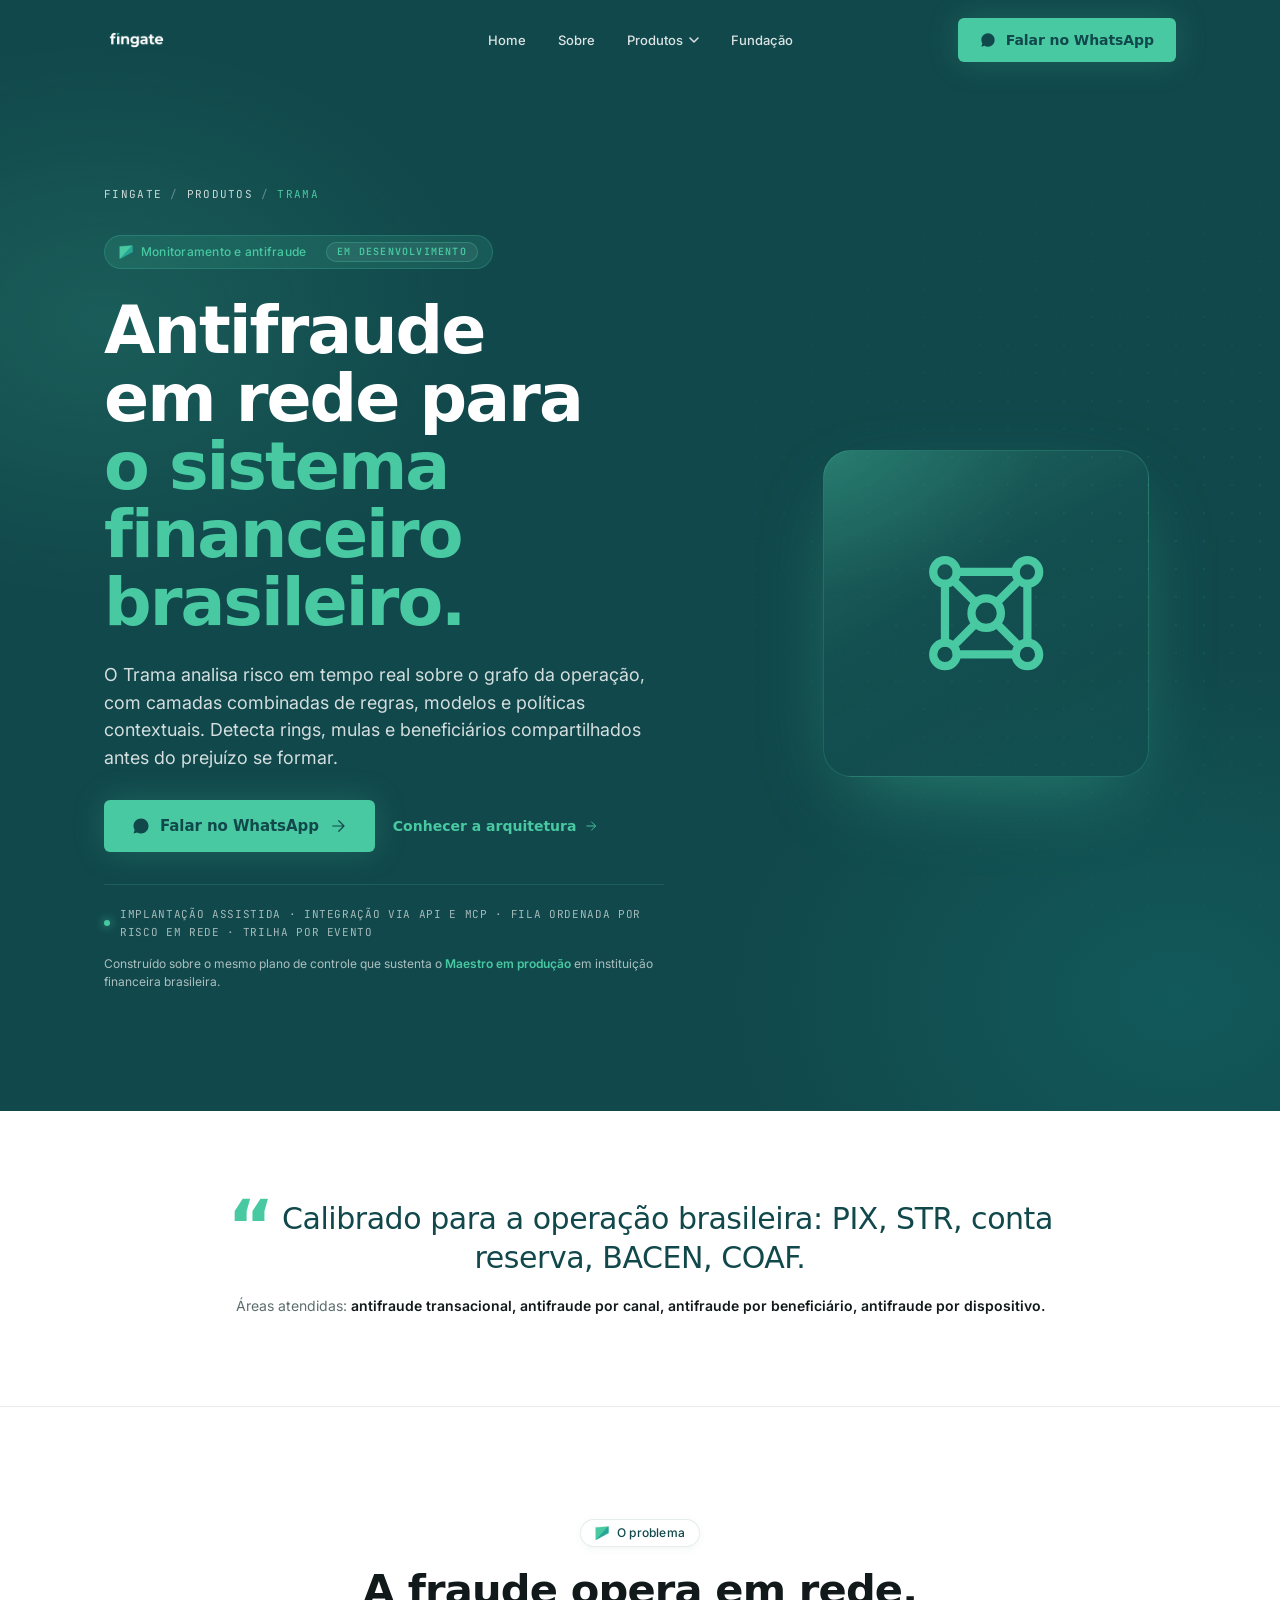
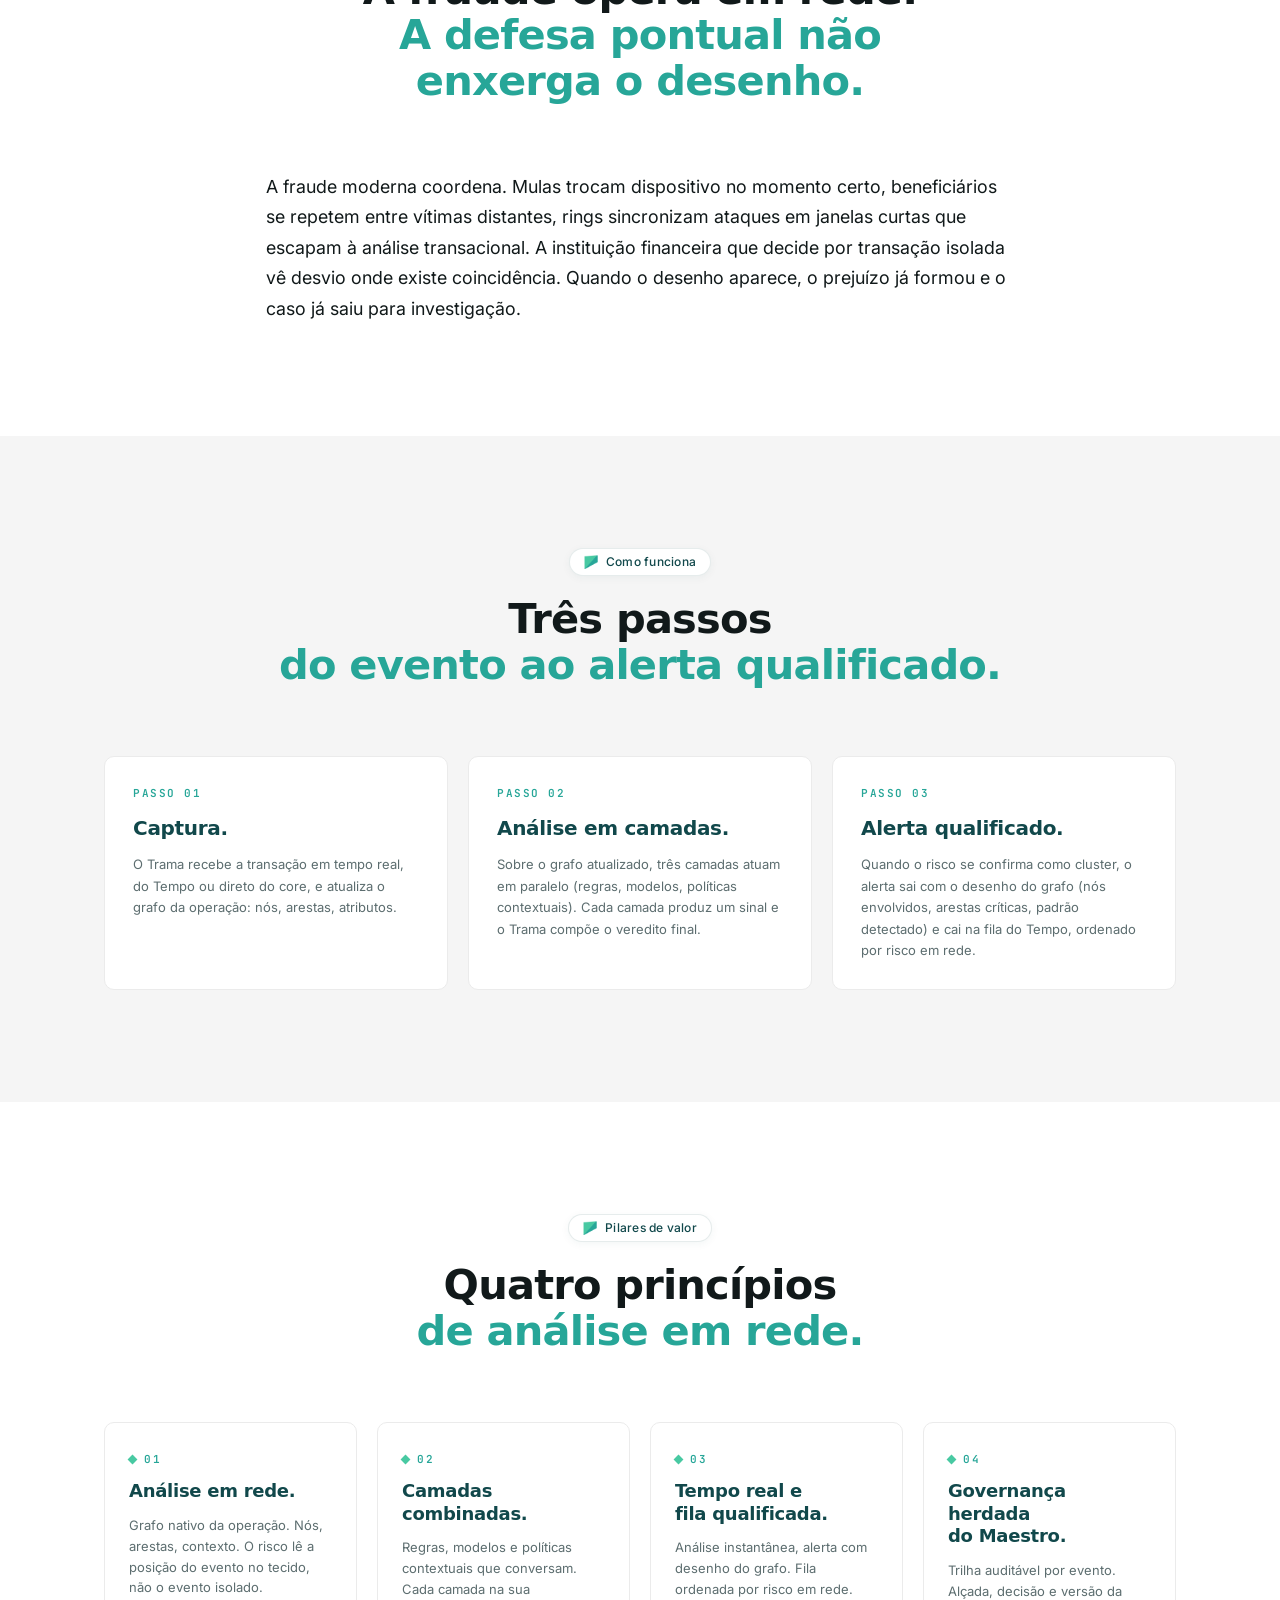
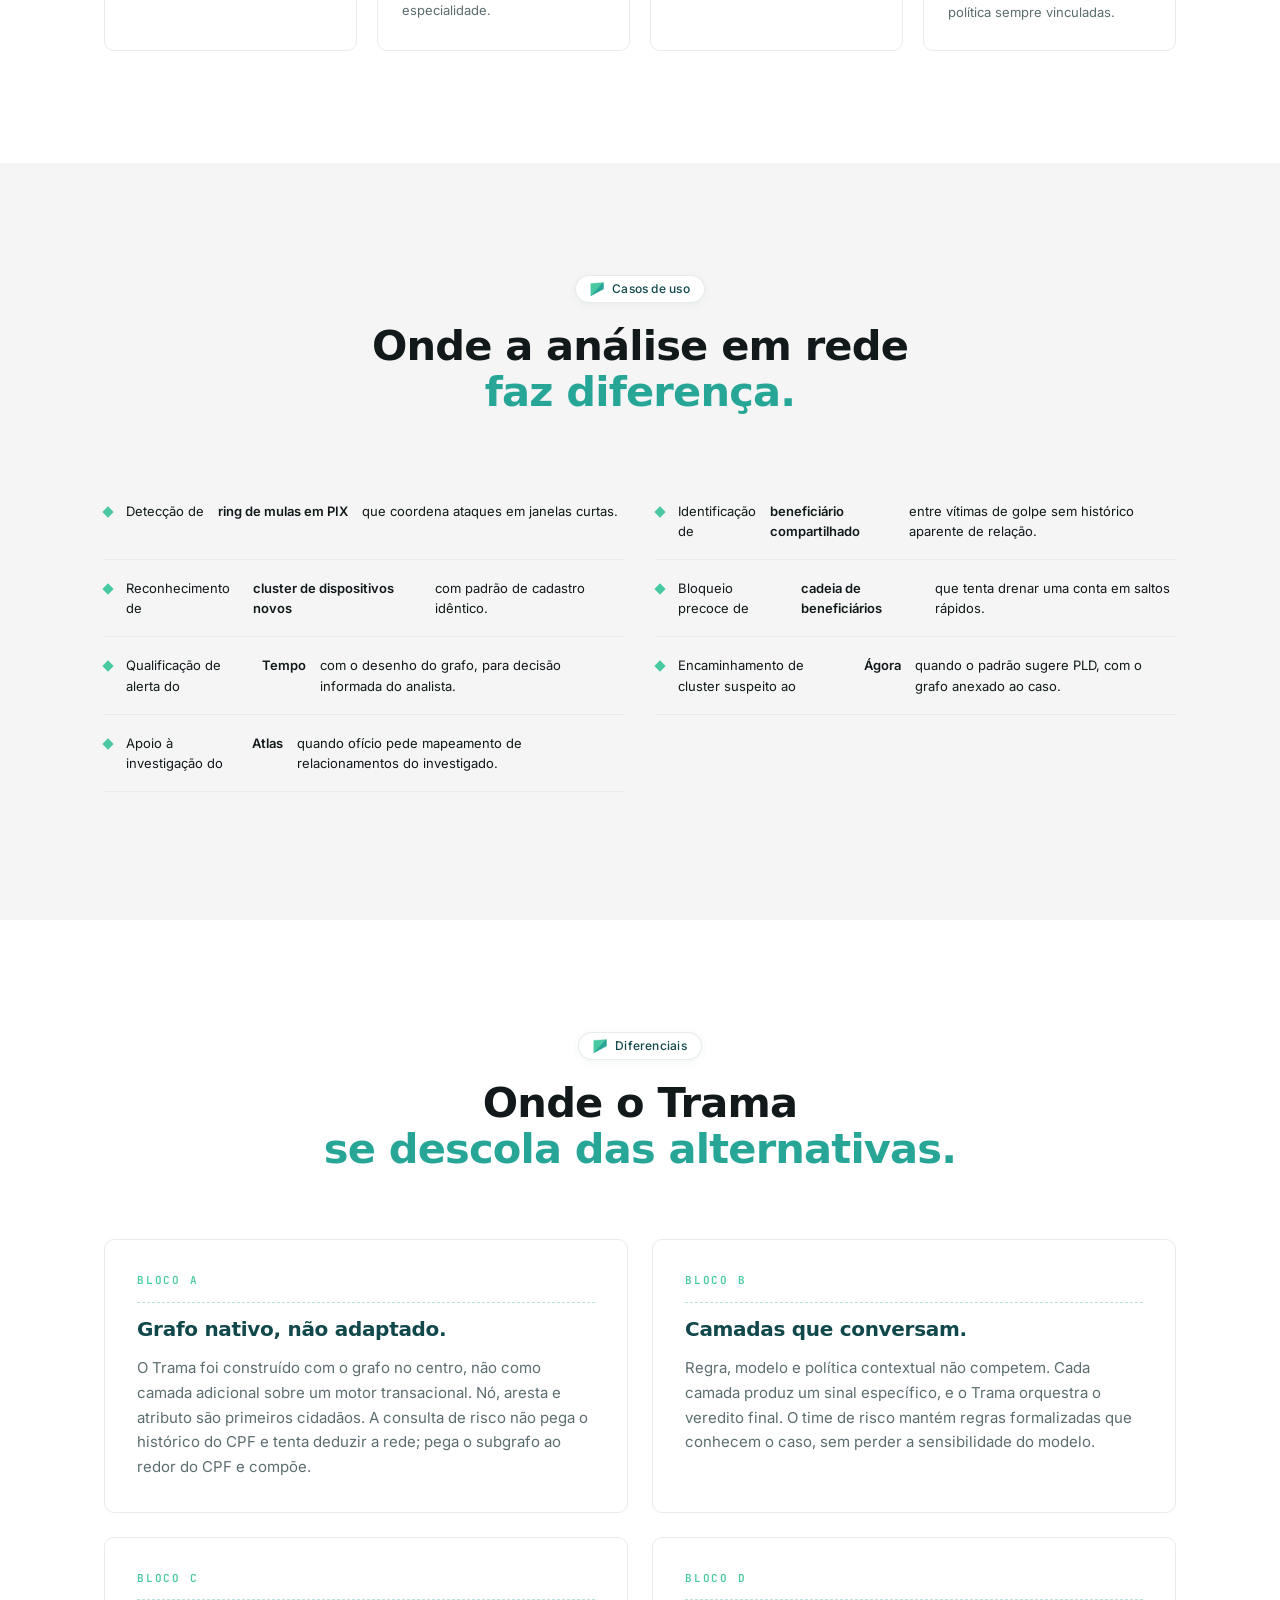
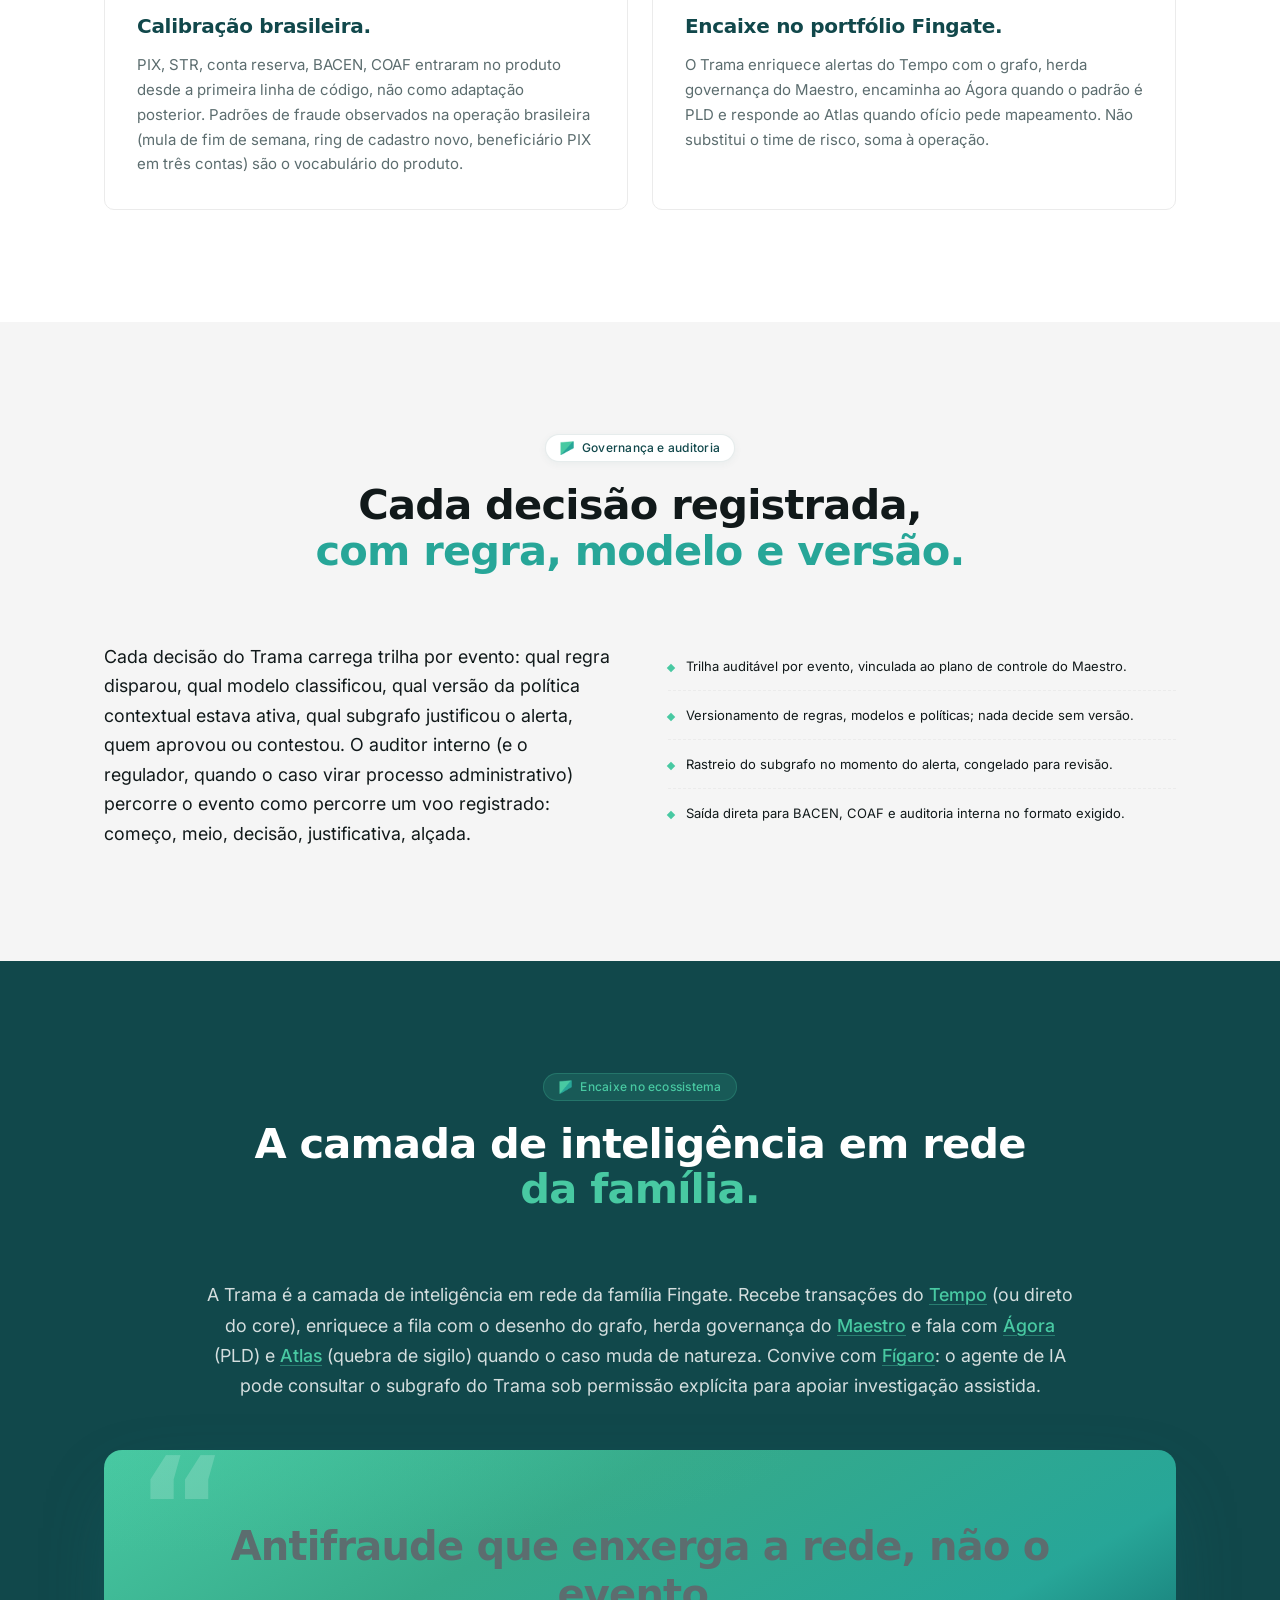
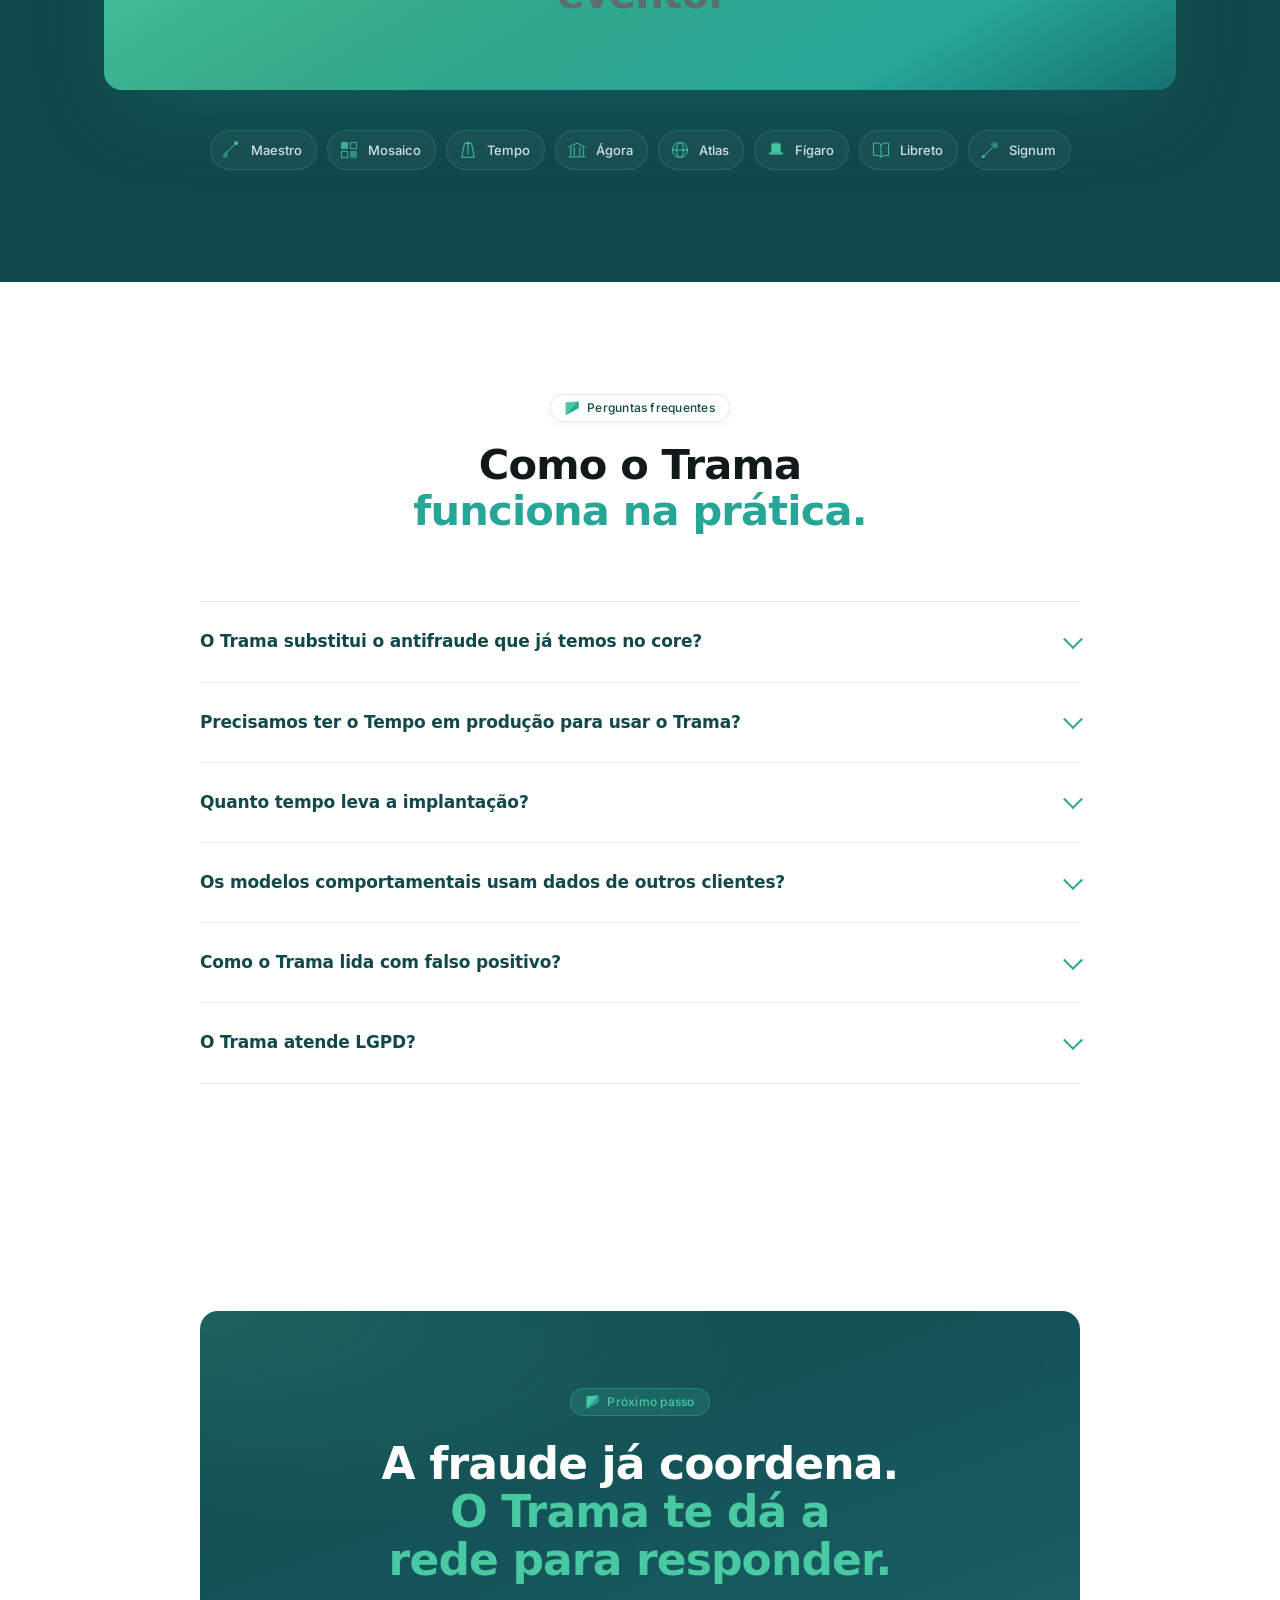
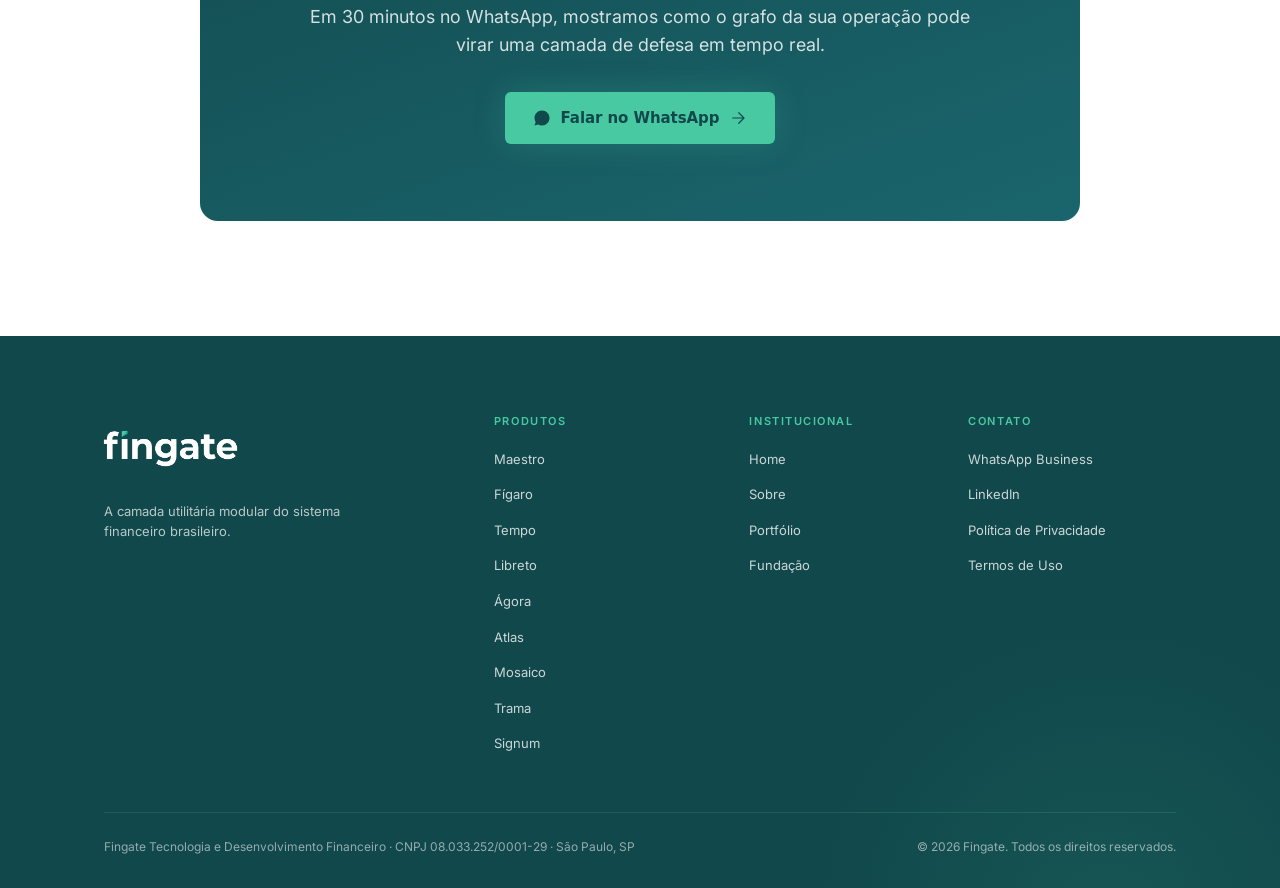
<file: produtos/trama.html>
<!doctype html>
<html lang="pt-BR">
<head>
  <meta charset="UTF-8">
  <meta name="viewport" content="width=device-width, initial-scale=1.0">
  <title>Trama · Antifraude que enxerga a rede, não o evento. — Fingate</title>
  <meta name="description" content="Antifraude em grafo da Fingate. Camadas combinadas de regra, modelo e política contextual. Detecta rings, mulas e beneficiários compartilhados em tempo real.">
  <link rel="canonical" href="https://fingate.com.br/produtos/trama.html">

  <meta property="og:title" content="Trama · Antifraude que enxerga a rede, não o evento. — Fingate">
  <meta property="og:description" content="Antifraude em grafo da Fingate. Camadas combinadas de regra, modelo e política contextual. Detecta rings, mulas e beneficiários compartilhados em tempo real.">
  <meta property="og:url" content="https://fingate.com.br/produtos/trama.html">
  <meta property="og:type" content="website">
  <meta property="og:locale" content="pt_BR">
  <meta name="twitter:card" content="summary_large_image">

  <link rel="icon" type="image/png" href="../assets/images/gema-full-color.png">

  <link rel="stylesheet" href="../css/main.css">
  <link rel="stylesheet" href="../css/produto.css">

  <script type="application/ld+json">{"@context":"https://schema.org","@type":"Product","name":"Trama","url":"https://fingate.com.br/produtos/trama.html","description":"Antifraude em grafo da Fingate. Camadas combinadas de regra, modelo e política contextual. Detecta rings, mulas e beneficiários compartilhados em tempo real.","category":"Monitoramento e antifraude","brand":{"@type":"Brand","name":"Fingate"},"manufacturer":{"@type":"Organization","name":"Fingate Tecnologia e Desenvolvimento Financeiro","url":"https://fingate.com.br"},"audience":{"@type":"Audience","audienceType":"Head de Antifraude, CISO, CTO e Head de Risco de instituições financeiras"}}</script>
  <script type="application/ld+json">{"@context":"https://schema.org","@type":"BreadcrumbList","itemListElement":[{"@type":"ListItem","position":1,"name":"Fingate","item":"https://fingate.com.br/"},{"@type":"ListItem","position":2,"name":"Produtos","item":"https://fingate.com.br/produtos"},{"@type":"ListItem","position":3,"name":"Trama"}]}</script>
</head>
<body data-screen-label="Trama">


  <svg width="0" height="0" style="position:absolute" aria-hidden="true">
    <defs>
      <symbol id="i-arrow" viewBox="0 0 24 24" fill="none" stroke="currentColor" stroke-width="1.6" stroke-linecap="round" stroke-linejoin="round">
        <path d="M5 12h14M13 5l7 7-7 7"/>
      </symbol>
      <symbol id="i-wa" viewBox="0 0 24 24" fill="currentColor">
        <path d="M17.5 14.4c-.3-.15-1.7-.85-2-.95-.25-.1-.45-.15-.65.15-.2.3-.75.95-.9 1.15-.15.2-.35.2-.65.05-.3-.15-1.25-.46-2.4-1.48-.9-.8-1.5-1.78-1.67-2.08-.18-.3-.02-.46.13-.6.13-.13.3-.35.45-.52.15-.18.2-.3.3-.5.1-.2.05-.38-.02-.53-.07-.15-.65-1.6-.9-2.2-.24-.57-.48-.5-.65-.5l-.55-.02c-.18 0-.5.08-.75.38-.25.3-1 1-1 2.43s1.03 2.82 1.18 3c.15.2 2.03 3.1 4.92 4.34 1.78.76 2.45.83 3.33.7.53-.07 1.7-.7 1.95-1.37.24-.67.24-1.25.17-1.37-.08-.13-.27-.2-.57-.35zM12 2C6.5 2 2 6.5 2 12c0 1.95.56 3.77 1.52 5.31L2.05 22l4.83-1.27A9.95 9.95 0 0 0 12 22c5.5 0 10-4.5 10-10S17.5 2 12 2z"/>
      </symbol>
      <symbol id="p-maestro" viewBox="0 0 32 32" fill="none" stroke="currentColor" stroke-width="1.4" stroke-linecap="round" stroke-linejoin="round">
        <path d="M6 22 L20 8"/>
        <circle cx="22" cy="6" r="2.2" fill="currentColor"/>
        <path d="M4 24c0 1.5 1 2.4 2.4 2.4S8.8 25.5 8.8 24 7.8 21.6 6.4 21.6 4 22.5 4 24z"/>
        <path d="M10 18l-4 4"/>
      </symbol>
      <symbol id="p-figaro" viewBox="0 0 32 32" fill="none" stroke="currentColor" stroke-width="1.4" stroke-linejoin="round">
        <path d="M6 22h20l-2-3H8z" fill="currentColor" opacity="0.85"/>
        <path d="M10 19V8h12v11z" fill="currentColor"/>
        <path d="M11 6h10v2H11z" fill="currentColor" opacity="0.7"/>
      </symbol>
      <symbol id="p-tempo" viewBox="0 0 32 32" fill="none" stroke="currentColor" stroke-width="1.4" stroke-linecap="round" stroke-linejoin="round">
        <path d="M7 26L11 6h10l4 20z"/>
        <path d="M16 22V8"/>
        <circle cx="16" cy="6" r="1.5" fill="currentColor"/>
      </symbol>
      <symbol id="p-libreto" viewBox="0 0 32 32" fill="none" stroke="currentColor" stroke-width="1.4" stroke-linecap="round" stroke-linejoin="round">
        <path d="M16 8C13 6 9 5.5 5 6v18c4-.5 8 0 11 2"/>
        <path d="M16 8c3-2 7-2.5 11-2v18c-4-.5-8 0-11 2"/>
        <path d="M16 8v18"/>
      </symbol>
      <symbol id="p-agora" viewBox="0 0 32 32" fill="none" stroke="currentColor" stroke-width="1.4" stroke-linecap="round" stroke-linejoin="round">
        <path d="M4 12l12-6 12 6"/>
        <path d="M7 12v12M12 12v12M20 12v12M25 12v12"/>
        <path d="M4 26h24"/>
      </symbol>
      <symbol id="p-atlas" viewBox="0 0 32 32" fill="none" stroke="currentColor" stroke-width="1.4" stroke-linecap="round">
        <circle cx="16" cy="16" r="11"/>
        <ellipse cx="16" cy="16" rx="5" ry="11"/>
        <path d="M5 16h22"/>
      </symbol>
      <symbol id="p-mosaico" viewBox="0 0 32 32" fill="none" stroke="currentColor" stroke-width="1.2" stroke-linejoin="round">
        <rect x="5" y="5" width="9" height="9" fill="currentColor" opacity="0.85"/>
        <rect x="18" y="5" width="9" height="9"/>
        <rect x="5" y="18" width="9" height="9"/>
        <rect x="18" y="18" width="9" height="9" fill="currentColor" opacity="0.55"/>
      </symbol>
      <symbol id="p-trama" viewBox="0 0 32 32" fill="none" stroke="currentColor" stroke-width="1.4" stroke-linecap="round">
        <circle cx="9" cy="9" r="2"/>
        <circle cx="23" cy="9" r="2"/>
        <circle cx="9" cy="23" r="2"/>
        <circle cx="23" cy="23" r="2"/>
        <circle cx="16" cy="16" r="2.5"/>
        <path d="M11 9h10M11 23h10M9 11v10M23 11v10M11 11l3 3M21 11l-3 3M11 21l3-3M21 21l-3-3"/>
      </symbol>
      <symbol id="p-signum" viewBox="0 0 32 32" fill="none" stroke="currentColor" stroke-width="1.4" stroke-linecap="round" stroke-linejoin="round">
        <path d="M6 26L26 6"/>
        <path d="M22 4l6 6-4 4-6-6z" fill="currentColor" opacity="0.4"/>
        <path d="M5 27l3-1-2-2z" fill="currentColor"/>
      </symbol>
    </defs>
  </svg>



  <header class="site-header" role="banner">
    <div class="site-header__inner">
      <a href="../index.html" class="site-header__logo" aria-label="Fingate, página inicial">
        <img class="logo--dark" src="../assets/images/fingate-principal.png" alt="Fingate">
        <img class="logo--light" src="../assets/images/fingate-fundo-escuro.png" alt="Fingate">
      </a>
      <nav class="site-header__nav" aria-label="Principal">
        <a href="../index.html">Home</a>
        <a href="../sobre/index.html">Sobre</a>
        <div class="nav-mega">
          <button class="nav-mega__trigger is-active" aria-haspopup="true" aria-expanded="false" aria-controls="produtos-mega">
            Produtos
            <svg width="10" height="6" viewBox="0 0 10 6" fill="none" aria-hidden="true"><path d="M1 1l4 4 4-4" stroke="currentColor" stroke-width="1.5" stroke-linecap="round" stroke-linejoin="round"/></svg>
          </button>
          <div class="nav-mega__panel" id="produtos-mega" role="menu">
            <div class="nav-mega__inner">
              <a class="nav-mega__feature" href="figaro.html">
                <span class="nav-mega__feature-thumb" aria-hidden="true">
                  <svg viewBox="0 0 32 32"><use href="#p-figaro"/></svg>
                </span>
                <span class="nav-mega__feature-body">
                  <span class="nav-mega__feature-title">Fígaro</span>
                  <span class="nav-mega__feature-desc">Agente de IA, co-piloto de inteligência financeira. Correlaciona alertas e gera briefings.</span>
                  <span class="nav-mega__feature-cta">Saiba mais
                    <svg width="14" height="14" viewBox="0 0 14 14" fill="none" aria-hidden="true"><path d="M3 7h8M7 3l4 4-4 4" stroke="currentColor" stroke-width="1.5" stroke-linecap="round" stroke-linejoin="round"/></svg>
                  </span>
                </span>
              </a>
              <div class="nav-mega__cols">
                <div class="nav-mega__col">
                  <div class="nav-mega__label">Governança e decisão</div>
                  <a class="nav-mega__item" href="maestro.html">
                    <span class="nav-mega__icon"><svg viewBox="0 0 32 32" aria-hidden="true"><use href="#p-maestro"/></svg></span>
                    <span class="nav-mega__txt">
                      <span class="nav-mega__name">Maestro</span>
                      <span class="nav-mega__desc">Orquestração de fluxos, alçadas e aprovações.</span>
                    </span>
                  </a>
                  <a class="nav-mega__item" href="mosaico.html">
                    <span class="nav-mega__icon"><svg viewBox="0 0 32 32" aria-hidden="true"><use href="#p-mosaico"/></svg></span>
                    <span class="nav-mega__txt">
                      <span class="nav-mega__name">Mosaico</span>
                      <span class="nav-mega__desc">Motor de crédito com policy-as-code.</span>
                    </span>
                  </a>
                </div>
                <div class="nav-mega__col">
                  <div class="nav-mega__label">Inteligência e formalização</div>
                  <a class="nav-mega__item" href="libreto.html">
                    <span class="nav-mega__icon"><svg viewBox="0 0 32 32" aria-hidden="true"><use href="#p-libreto"/></svg></span>
                    <span class="nav-mega__txt">
                      <span class="nav-mega__name">Libreto</span>
                      <span class="nav-mega__desc">Repositório e editor de documentação corporativa.</span>
                    </span>
                  </a>
                  <a class="nav-mega__item" href="signum.html">
                    <span class="nav-mega__icon"><svg viewBox="0 0 32 32" aria-hidden="true"><use href="#p-signum"/></svg></span>
                    <span class="nav-mega__txt">
                      <span class="nav-mega__name">Signum</span>
                      <span class="nav-mega__desc">Assinatura digital ICP-Brasil e LTA.</span>
                    </span>
                  </a>
                </div>
                <div class="nav-mega__col">
                  <div class="nav-mega__label">Monitoramento e antifraude</div>
                  <a class="nav-mega__item" href="tempo.html">
                    <span class="nav-mega__icon"><svg viewBox="0 0 32 32" aria-hidden="true"><use href="#p-tempo"/></svg></span>
                    <span class="nav-mega__txt">
                      <span class="nav-mega__name">Tempo</span>
                      <span class="nav-mega__desc">Monitoramento transacional com IA embarcada.</span>
                    </span>
                  </a>
                  <a class="nav-mega__item is-active" href="trama.html" aria-current="page">
                    <span class="nav-mega__icon"><svg viewBox="0 0 32 32" aria-hidden="true"><use href="#p-trama"/></svg></span>
                    <span class="nav-mega__txt">
                      <span class="nav-mega__name">Trama</span>
                      <span class="nav-mega__desc">Antifraude em grafo com camadas combinadas.</span>
                    </span>
                  </a>
                </div>
                <div class="nav-mega__col">
                  <div class="nav-mega__label">Compliance regulatório</div>
                  <a class="nav-mega__item" href="agora.html">
                    <span class="nav-mega__icon"><svg viewBox="0 0 32 32" aria-hidden="true"><use href="#p-agora"/></svg></span>
                    <span class="nav-mega__txt">
                      <span class="nav-mega__name">Ágora</span>
                      <span class="nav-mega__desc">PLD que termina em RIF, não em planilha.</span>
                    </span>
                  </a>
                  <a class="nav-mega__item" href="atlas.html">
                    <span class="nav-mega__icon"><svg viewBox="0 0 32 32" aria-hidden="true"><use href="#p-atlas"/></svg></span>
                    <span class="nav-mega__txt">
                      <span class="nav-mega__name">Atlas</span>
                      <span class="nav-mega__desc">Quebra de sigilo como processo, com hash retido.</span>
                    </span>
                  </a>
                </div>
              </div>
            </div>
            <div class="nav-mega__footer">
              <a href="index.html" class="nav-mega__cta">Ver portfólio completo
                <svg width="14" height="14" viewBox="0 0 14 14" fill="none" aria-hidden="true"><path d="M3 7h8M7 3l4 4-4 4" stroke="currentColor" stroke-width="1.5" stroke-linecap="round" stroke-linejoin="round"/></svg>
              </a>
              <a class="nav-mega__expert"
                 href="https://wa.me/5511936210224?text=Ol%C3%A1%2C%20vim%20pela%20p%C3%A1gina%20de%20produto%20no%20site%20da%20Fingate%20e%20quero%20conversar%20com%20a%20equipe."
                 target="_blank" rel="noopener noreferrer"
                 data-origin="header_mega_trama">
                Fale com um especialista
                <svg width="14" height="14" viewBox="0 0 14 14" fill="none" aria-hidden="true"><path d="M3 7h8M7 3l4 4-4 4" stroke="currentColor" stroke-width="1.5" stroke-linecap="round" stroke-linejoin="round"/></svg>
              </a>
            </div>
          </div>
        </div>
        <a href="../fundacao/index.html">Fundação</a>
      </nav>
      <a class="btn site-header__cta"
         href="https://wa.me/5511936210224?text=Ol%C3%A1%2C%20vim%20pelo%20site%20da%20Fingate%20e%20quero%20conversar%20com%20a%20equipe."
         target="_blank" rel="noopener noreferrer"
         data-origin="header_trama">
        <svg aria-hidden="true"><use href="#i-wa"/></svg>
        Falar no WhatsApp
      </a>
      <button class="menu-toggle" aria-label="Abrir menu" aria-expanded="false"><span></span></button>
    </div>
    <div class="mobile-menu" aria-hidden="true">
      <a href="../index.html">Home</a>
      <a href="../sobre/index.html">Sobre</a>
      <a href="index.html" class="is-active">Produtos</a>
      <a href="../fundacao/index.html">Fundação</a>
      <a class="btn"
         href="https://wa.me/5511936210224?text=Ol%C3%A1%2C%20vim%20pelo%20site%20da%20Fingate%20e%20quero%20conversar%20com%20a%20equipe."
         target="_blank" rel="noopener noreferrer"
         data-origin="header_mobile_trama">
        <svg aria-hidden="true"><use href="#i-wa"/></svg>
        Falar no WhatsApp
      </a>
    </div>
  </header>

  <main>

    <!-- ====================================================== -->
    <!-- §1 HERO                                                -->
    <!-- ====================================================== -->
    <section class="prod-hero" aria-labelledby="hero-headline" data-screen-label="01 Hero">
      <nav class="prod-crumb" aria-label="Trilha">
        <a href="../index.html">Fingate</a>
        <span class="sep">/</span>
        <a href="index.html">Produtos</a>
        <span class="sep">/</span>
        <span aria-current="page">Trama</span>
      </nav>
      <div class="prod-hero__inner">
        <div class="prod-hero__copy">
          <span class="pill">
            <img class="pill-gem" src="../assets/images/gema-full-color.png" alt="" aria-hidden="true">
            Monitoramento e antifraude
            <span class="prod-status prod-status--dev">Em desenvolvimento</span>
          </span>
          <h1 id="hero-headline">Antifraude em rede para<span class="accent">o sistema financeiro brasileiro.</span></h1>
          <p class="prod-hero__lead">O Trama analisa risco em tempo real sobre o grafo da operação, com camadas combinadas de regras, modelos e políticas contextuais. Detecta rings, mulas e beneficiários compartilhados antes do prejuízo se formar.</p>
          <div class="prod-hero__ctas">
            <a class="btn btn--menta"
               href="https://wa.me/5511936210224?text=Ol%C3%A1%2C%20vim%20pela%20p%C3%A1gina%20do%20Trama%20no%20site%20da%20Fingate%20e%20quero%20agendar%20uma%20demonstra%C3%A7%C3%A3o%20t%C3%A9cnica."
               target="_blank" rel="noopener noreferrer"
               data-origin="produto_trama">
              <svg aria-hidden="true"><use href="#i-wa"/></svg>
              Falar no WhatsApp
              <svg class="icon" aria-hidden="true"><use href="#i-arrow"/></svg>
            </a>
            <a class="link-secondary" href="#diferenciais">
              Conhecer a arquitetura
              <svg aria-hidden="true"><use href="#i-arrow"/></svg>
            </a>
          </div>
          <div class="prod-hero__micro">Implantação assistida · Integração via API e MCP · Fila ordenada por risco em rede · Trilha por evento</div>
          <p class="prod-hero__selo">Construído sobre o mesmo plano de controle que sustenta o <strong>Maestro em produção</strong> em instituição financeira brasileira.</p>
        </div>
        <div class="prod-hero__visual" aria-hidden="true">
          <div class="prod-hero__icon">
            <svg viewBox="0 0 32 32"><use href="#p-trama"/></svg>
          </div>
        </div>
      </div>
    </section>

    <!-- ====================================================== -->
    <!-- §2 CREDIBILITY BAND                                    -->
    <!-- ====================================================== -->
    <section class="prod-band" aria-label="Faixa de credibilidade" data-screen-label="02 Credibilidade">
      <div class="prod-band__inner">
        <p class="prod-band__quote">Calibrado para a operação brasileira: PIX, STR, conta reserva, BACEN, COAF.</p>
        
        <p class="prod-band__areas">Áreas atendidas: <strong>antifraude transacional, antifraude por canal, antifraude por beneficiário, antifraude por dispositivo.</strong></p>
      </div>
    </section>

    <!-- ====================================================== -->
    <!-- §3 PROBLEM                                              -->
    <!-- ====================================================== -->
    <section class="prod-sec prod-sec--light" aria-labelledby="problem-headline" data-screen-label="03 O problema">
      <div class="container">
        <header class="prod-sec__head">
          <span class="pill">
            <img class="pill-gem" src="../assets/images/gema-full-color.png" alt="" aria-hidden="true">
            O problema
          </span>
          <h2 id="problem-headline">A fraude opera em rede.<span class="accent">A defesa pontual não enxerga o desenho.</span></h2>
        </header>
        <p style="max-width:68ch;margin:0 auto;font-size:var(--fs-lead);line-height:1.7;color:var(--cinza-700);text-align:left;">A fraude moderna coordena. Mulas trocam dispositivo no momento certo, beneficiários se repetem entre vítimas distantes, rings sincronizam ataques em janelas curtas que escapam à análise transacional. A instituição financeira que decide por transação isolada vê desvio onde existe coincidência. Quando o desenho aparece, o prejuízo já formou e o caso já saiu para investigação.</p>
      </div>
    </section>

    <!-- ====================================================== -->
    <!-- §4 HOW IT WORKS                                         -->
    <!-- ====================================================== -->
    <section class="prod-sec prod-sec--gray" aria-labelledby="how-headline" data-screen-label="04 Como funciona">
      <div class="container">
        <header class="prod-sec__head">
          <span class="pill">
            <img class="pill-gem" src="../assets/images/gema-full-color.png" alt="" aria-hidden="true">
            Como funciona
          </span>
          <h2 id="how-headline">Três passos<span class="accent">do evento ao alerta qualificado.</span></h2>
        </header>
        <div class="prod-steps">
          <article class="prod-step">
            <span class="prod-step__num"></span>
            <h3>Captura.</h3>
            <p>O Trama recebe a transação em tempo real, do Tempo ou direto do core, e atualiza o grafo da operação: nós, arestas, atributos.</p>
          </article><article class="prod-step">
            <span class="prod-step__num"></span>
            <h3>Análise em camadas.</h3>
            <p>Sobre o grafo atualizado, três camadas atuam em paralelo (regras, modelos, políticas contextuais). Cada camada produz um sinal e o Trama compõe o veredito final.</p>
          </article><article class="prod-step">
            <span class="prod-step__num"></span>
            <h3>Alerta qualificado.</h3>
            <p>Quando o risco se confirma como cluster, o alerta sai com o desenho do grafo (nós envolvidos, arestas críticas, padrão detectado) e cai na fila do Tempo, ordenado por risco em rede.</p>
          </article>
        </div>
      </div>
    </section>

    <!-- ====================================================== -->
    <!-- §5 PILLARS                                              -->
    <!-- ====================================================== -->
    <section class="prod-sec prod-sec--light" aria-labelledby="pillars-headline" data-screen-label="05 Pilares">
      <div class="container">
        <header class="prod-sec__head">
          <span class="pill">
            <img class="pill-gem" src="../assets/images/gema-full-color.png" alt="" aria-hidden="true">
            Pilares de valor
          </span>
          <h2 id="pillars-headline">Quatro princípios<span class="accent">de análise em rede.</span></h2>
        </header>
        <div class="prod-pillars">
          <article class="prod-pillar">
            <span class="prod-pillar__tag">01</span>
            <h3>Análise em rede.</h3>
            <p>Grafo nativo da operação. Nós, arestas, contexto. O risco lê a posição do evento no tecido, não o evento isolado.</p>
          </article><article class="prod-pillar">
            <span class="prod-pillar__tag">02</span>
            <h3>Camadas combinadas.</h3>
            <p>Regras, modelos e políticas contextuais que conversam. Cada camada na sua especialidade.</p>
          </article><article class="prod-pillar">
            <span class="prod-pillar__tag">03</span>
            <h3>Tempo real e fila qualificada.</h3>
            <p>Análise instantânea, alerta com desenho do grafo. Fila ordenada por risco em rede.</p>
          </article><article class="prod-pillar">
            <span class="prod-pillar__tag">04</span>
            <h3>Governança herdada do Maestro.</h3>
            <p>Trilha auditável por evento. Alçada, decisão e versão da política sempre vinculadas.</p>
          </article>
        </div>
      </div>
    </section>

    <!-- ====================================================== -->
    <!-- §6 CASES OF USE                                         -->
    <!-- ====================================================== -->
    <section class="prod-sec prod-sec--gray" aria-labelledby="cases-headline" data-screen-label="06 Casos de uso">
      <div class="container">
        <header class="prod-sec__head">
          <span class="pill">
            <img class="pill-gem" src="../assets/images/gema-full-color.png" alt="" aria-hidden="true">
            Casos de uso
          </span>
          <h2 id="cases-headline">Onde a análise em rede<span class="accent">faz diferença.</span></h2>
        </header>
        <ul class="prod-cases">
          <li>Detecção de <strong>ring de mulas em PIX</strong> que coordena ataques em janelas curtas.</li><li>Identificação de <strong>beneficiário compartilhado</strong> entre vítimas de golpe sem histórico aparente de relação.</li><li>Reconhecimento de <strong>cluster de dispositivos novos</strong> com padrão de cadastro idêntico.</li><li>Bloqueio precoce de <strong>cadeia de beneficiários</strong> que tenta drenar uma conta em saltos rápidos.</li><li>Qualificação de alerta do <strong>Tempo</strong> com o desenho do grafo, para decisão informada do analista.</li><li>Encaminhamento de cluster suspeito ao <strong>Ágora</strong> quando o padrão sugere PLD, com o grafo anexado ao caso.</li><li>Apoio à investigação do <strong>Atlas</strong> quando ofício pede mapeamento de relacionamentos do investigado.</li>
        </ul>
      </div>
    </section>

    <!-- ====================================================== -->
    <!-- §7 DIFFERENTIALS                                        -->
    <!-- ====================================================== -->
    <section id="diferenciais" class="prod-sec prod-sec--light" aria-labelledby="diff-headline" data-screen-label="07 Diferenciais">
      <div class="container">
        <header class="prod-sec__head">
          <span class="pill">
            <img class="pill-gem" src="../assets/images/gema-full-color.png" alt="" aria-hidden="true">
            Diferenciais
          </span>
          <h2 id="diff-headline">Onde o Trama<span class="accent">se descola das alternativas.</span></h2>
        </header>
        <div class="prod-diff">
          <article class="prod-diff__block">
            <span class="prod-diff__tag">Bloco A</span>
            <h3>Grafo nativo, não adaptado.</h3>
            <p>O Trama foi construído com o grafo no centro, não como camada adicional sobre um motor transacional. Nó, aresta e atributo são primeiros cidadãos. A consulta de risco não pega o histórico do CPF e tenta deduzir a rede; pega o subgrafo ao redor do CPF e compõe.</p>
          </article><article class="prod-diff__block">
            <span class="prod-diff__tag">Bloco B</span>
            <h3>Camadas que conversam.</h3>
            <p>Regra, modelo e política contextual não competem. Cada camada produz um sinal específico, e o Trama orquestra o veredito final. O time de risco mantém regras formalizadas que conhecem o caso, sem perder a sensibilidade do modelo.</p>
          </article><article class="prod-diff__block">
            <span class="prod-diff__tag">Bloco C</span>
            <h3>Calibração brasileira.</h3>
            <p>PIX, STR, conta reserva, BACEN, COAF entraram no produto desde a primeira linha de código, não como adaptação posterior. Padrões de fraude observados na operação brasileira (mula de fim de semana, ring de cadastro novo, beneficiário PIX em três contas) são o vocabulário do produto.</p>
          </article><article class="prod-diff__block">
            <span class="prod-diff__tag">Bloco D</span>
            <h3>Encaixe no portfólio Fingate.</h3>
            <p>O Trama enriquece alertas do Tempo com o grafo, herda governança do Maestro, encaminha ao Ágora quando o padrão é PLD e responde ao Atlas quando ofício pede mapeamento. Não substitui o time de risco, soma à operação.</p>
          </article>
        </div>
      </div>
    </section>

    <!-- ====================================================== -->
    <!-- §8 GOVERNANCE                                           -->
    <!-- ====================================================== -->
    <section class="prod-sec prod-sec--gray" aria-labelledby="gov-headline" data-screen-label="08 Governança">
      <div class="container">
        <header class="prod-sec__head">
          <span class="pill">
            <img class="pill-gem" src="../assets/images/gema-full-color.png" alt="" aria-hidden="true">
            Governança e auditoria
          </span>
          <h2 id="gov-headline">Cada decisão registrada,<span class="accent">com regra, modelo e versão.</span></h2>
        </header>
        <div class="prod-gov">
          <p class="prod-gov__copy">Cada decisão do Trama carrega trilha por evento: qual regra disparou, qual modelo classificou, qual versão da política contextual estava ativa, qual subgrafo justificou o alerta, quem aprovou ou contestou. O auditor interno (e o regulador, quando o caso virar processo administrativo) percorre o evento como percorre um voo registrado: começo, meio, decisão, justificativa, alçada.</p>
          <ul class="prod-gov__list"><li>Trilha auditável por evento, vinculada ao plano de controle do Maestro.</li><li>Versionamento de regras, modelos e políticas; nada decide sem versão.</li><li>Rastreio do subgrafo no momento do alerta, congelado para revisão.</li><li>Saída direta para BACEN, COAF e auditoria interna no formato exigido.</li></ul>
        </div>
      </div>
    </section>

    <!-- ====================================================== -->
    <!-- §9 ECOSYSTEM (dark, anchor quote)                       -->
    <!-- ====================================================== -->
    <section class="prod-sec prod-sec--dark" aria-labelledby="eco-headline" data-screen-label="09 Ecossistema">
      <div class="container">
        <header class="prod-sec__head">
          <span class="pill pill--on-dark">
            <img class="pill-gem" src="../assets/images/gema-full-color.png" alt="" aria-hidden="true">
            Encaixe no ecossistema
          </span>
          <h2 id="eco-headline">A camada de inteligência em rede<span class="accent">da família.</span></h2>
        </header>
        <p class="prod-eco__copy">A Trama é a camada de inteligência em rede da família Fingate. Recebe transações do <a href="tempo.html">Tempo</a> (ou direto do core), enriquece a fila com o desenho do grafo, herda governança do <a href="maestro.html">Maestro</a> e fala com <a href="agora.html">Ágora</a> (PLD) e <a href="atlas.html">Atlas</a> (quebra de sigilo) quando o caso muda de natureza. Convive com <a href="figaro.html">Fígaro</a>: o agente de IA pode consultar o subgrafo do Trama sob permissão explícita para apoiar investigação assistida.</p>
        <blockquote class="prod-eco__quote">
          <p>Antifraude que enxerga a rede, não o evento.</p>
        </blockquote>
        <div class="prod-eco__chips" aria-label="Outros produtos da família">
    <a class="prod-eco__chip" href="maestro.html">
      <span class="prod-eco__chip-icon"><svg viewBox="0 0 32 32" aria-hidden="true"><use href="#p-maestro"/></svg></span>
      Maestro
    </a>
    <a class="prod-eco__chip" href="mosaico.html">
      <span class="prod-eco__chip-icon"><svg viewBox="0 0 32 32" aria-hidden="true"><use href="#p-mosaico"/></svg></span>
      Mosaico
    </a>
    <a class="prod-eco__chip" href="tempo.html">
      <span class="prod-eco__chip-icon"><svg viewBox="0 0 32 32" aria-hidden="true"><use href="#p-tempo"/></svg></span>
      Tempo
    </a>
    <a class="prod-eco__chip" href="agora.html">
      <span class="prod-eco__chip-icon"><svg viewBox="0 0 32 32" aria-hidden="true"><use href="#p-agora"/></svg></span>
      Ágora
    </a>
    <a class="prod-eco__chip" href="atlas.html">
      <span class="prod-eco__chip-icon"><svg viewBox="0 0 32 32" aria-hidden="true"><use href="#p-atlas"/></svg></span>
      Atlas
    </a>
    <a class="prod-eco__chip" href="figaro.html">
      <span class="prod-eco__chip-icon"><svg viewBox="0 0 32 32" aria-hidden="true"><use href="#p-figaro"/></svg></span>
      Fígaro
    </a>
    <a class="prod-eco__chip" href="libreto.html">
      <span class="prod-eco__chip-icon"><svg viewBox="0 0 32 32" aria-hidden="true"><use href="#p-libreto"/></svg></span>
      Libreto
    </a>
    <a class="prod-eco__chip" href="signum.html">
      <span class="prod-eco__chip-icon"><svg viewBox="0 0 32 32" aria-hidden="true"><use href="#p-signum"/></svg></span>
      Signum
    </a></div>
      </div>
    </section>

    <!-- ====================================================== -->
    <!-- §10 FAQ                                                 -->
    <!-- ====================================================== -->
    <section class="prod-sec prod-sec--light" aria-labelledby="faq-headline" data-screen-label="10 FAQ">
      <div class="container">
        <header class="prod-sec__head">
          <span class="pill">
            <img class="pill-gem" src="../assets/images/gema-full-color.png" alt="" aria-hidden="true">
            Perguntas frequentes
          </span>
          <h2 id="faq-headline">Como o Trama<span class="accent">funciona na prática.</span></h2>
        </header>
        <div class="prod-faq__list">
          <details class="prod-faq__item">
            <summary>O Trama substitui o antifraude que já temos no core?</summary>
            <p>Não. O Trama soma uma camada de inteligência em rede sobre o que o core já captura. A decisão pode permanecer no core (Trama emite sinal) ou migrar para o Trama (decisão final com auditoria), conforme o desenho da implantação.</p>
          </details><details class="prod-faq__item">
            <summary>Precisamos ter o Tempo em produção para usar o Trama?</summary>
            <p>Não. O Trama integra direto via API ou MCP. O Tempo é a interface natural de fila para o time de risco e o ganho operacional aumenta quando os dois operam juntos, mas a integração não é obrigatória.</p>
          </details><details class="prod-faq__item">
            <summary>Quanto tempo leva a implantação?</summary>
            <p>Workshop técnico inicial define escopo, integração e calibração. A operação em produção começa em fases (sombra, alerta, decisão) com critérios objetivos para cada salto. Sem prometer prazo sem workshop.</p>
          </details><details class="prod-faq__item">
            <summary>Os modelos comportamentais usam dados de outros clientes?</summary>
            <p>Não. Cada instituição treina o próprio modelo com o próprio histórico. O Trama oferece arquitetura, vocabulário e baselines técnicas; o sinal estatístico é da casa.</p>
          </details><details class="prod-faq__item">
            <summary>Como o Trama lida com falso positivo?</summary>
            <p>Cada alerta carrega o subgrafo que o motivou. O analista contesta com clique e a contestação realimenta os modelos. A política contextual também ajusta limiar por canal e horário, reduzindo o ruído sem cegar a defesa.</p>
          </details><details class="prod-faq__item">
            <summary>O Trama atende LGPD?</summary>
            <p>Sim. Construído com criptografia ponta a ponta, retenção configurável e quebra de sigilo formal pelo Atlas quando o caso virar ofício. O grafo é dado pessoal por construção; o produto trata como tal.</p>
          </details>
        </div>
      </div>
    </section>

    <!-- ====================================================== -->
    <!-- §11 CTA FINAL                                           -->
    <!-- ====================================================== -->
    <section class="prod-cta" aria-labelledby="cta-headline" data-screen-label="11 CTA">
      <div class="container">
        <div class="prod-cta__inner">
          <span class="pill">
            <img class="pill-gem" src="../assets/images/gema-full-color.png" alt="" aria-hidden="true">
            Próximo passo
          </span>
          <h2 id="cta-headline">A fraude já coordena.<span class="accent">O Trama te dá a rede para responder.</span></h2>
          <p>Em 30 minutos no WhatsApp, mostramos como o grafo da sua operação pode virar uma camada de defesa em tempo real.</p>
          <a class="btn btn--menta"
             href="https://wa.me/5511936210224?text=Ol%C3%A1%2C%20vim%20pela%20p%C3%A1gina%20do%20Trama%20no%20site%20da%20Fingate%20e%20quero%20agendar%20uma%20demonstra%C3%A7%C3%A3o%20t%C3%A9cnica."
             target="_blank" rel="noopener noreferrer"
             data-origin="produto_trama_cta">
            <svg aria-hidden="true"><use href="#i-wa"/></svg>
            Falar no WhatsApp
            <svg class="icon" aria-hidden="true"><use href="#i-arrow"/></svg>
          </a>
        </div>
      </div>
    </section>

  </main>


  <footer class="site-footer" role="contentinfo">
    <div class="container">
      <div class="site-footer__top">
        <div class="site-footer__brand">
          <img src="../assets/images/fingate-fundo-escuro.png" alt="Fingate">
          <p>A camada utilitária modular do sistema financeiro brasileiro.</p>
        </div>
        <div class="site-footer__col">
          <h4>Produtos</h4>
          <ul>
            <li><a href="maestro.html">Maestro</a></li>
            <li><a href="figaro.html">Fígaro</a></li>
            <li><a href="tempo.html">Tempo</a></li>
            <li><a href="libreto.html">Libreto</a></li>
            <li><a href="agora.html">Ágora</a></li>
            <li><a href="atlas.html">Atlas</a></li>
            <li><a href="mosaico.html">Mosaico</a></li>
            <li><a href="trama.html" aria-current="page">Trama</a></li>
            <li><a href="signum.html">Signum</a></li>
          </ul>
        </div>
        <div class="site-footer__col">
          <h4>Institucional</h4>
          <ul>
            <li><a href="../index.html">Home</a></li>
            <li><a href="../sobre/index.html">Sobre</a></li>
            <li><a href="index.html">Portfólio</a></li>
            <li><a href="../fundacao/index.html">Fundação</a></li>
          </ul>
        </div>
        <div class="site-footer__col">
          <h4>Contato</h4>
          <ul>
            <li>
              <a href="https://wa.me/5511936210224?text=Ol%C3%A1%2C%20vim%20pelo%20site%20da%20Fingate%20e%20quero%20conversar%20com%20a%20equipe."
                 target="_blank" rel="noopener noreferrer"
                 data-origin="footer_trama">WhatsApp Business</a>
            </li>
            <li><a href="https://www.linkedin.com/company/fingate" target="_blank" rel="noopener noreferrer">LinkedIn</a></li>
            <li><a href="#">Política de Privacidade</a></li>
            <li><a href="#">Termos de Uso</a></li>
          </ul>
        </div>
      </div>
      <div class="site-footer__bottom">
        <span>Fingate Tecnologia e Desenvolvimento Financeiro · CNPJ 08.033.252/0001-29 · São Paulo, SP</span>
        <span>© 2026 Fingate. Todos os direitos reservados.</span>
      </div>
    </div>
  </footer>

  <script src="../js/main.js" defer></script>
</body>
</html>
</file>
<file: css/main.css>
/* ============================================================
   Fingate Home — Site Styles
   Brand: manual de marca v.04/2026 + canon copy v1.4
   ============================================================ */

/* Fonts: Satoshi from Fontshare, Inter + JetBrains Mono from Google */
@import url("https://api.fontshare.com/v2/css?f[]=satoshi@300,400,500,700,900&display=swap");
@import url("https://fonts.googleapis.com/css2?family=Inter:wght@400;500;600;700&family=JetBrains+Mono:wght@400;500;700&display=swap");

/* ── Tokens ──────────────────────────────────────────────── */
:root {
  /* Brand palette */
  --esmeralda-profundo: #11484B;
  --esmeralda-medio: #27A698;
  --menta: #48C9A2;

  /* Lapidated 5-tone scale (institutional, ícone Fígaro) */
  --lap-1: #36AA8A;
  --lap-2: #278A78;
  --lap-3: #147170;
  --lap-4: #1A656D;
  --lap-5: #175667;

  /* Neutrals */
  --branco: #FFFFFF;
  --cinza-claro: #F5F5F5;
  --cinza-200: #EBEBEB;
  --cinza-300: #D5DEDD;
  --cinza-500: #818181;
  --cinza-600: #5C6D6F;
  --cinza-900: #11191A;
  --preto: #0A0A0A;

  /* Dark surfaces */
  --dark-band: #062425;
  --dark-card: rgba(213, 222, 221, 0.10);
  --dark-card-border: rgba(213, 222, 221, 0.18);

  /* Pill backgrounds */
  --pill-light: #E8EBEA;
  --pill-soft: #EDF3F1;
  --pill-dark: rgba(72, 201, 162, 0.16);

  /* Wash */
  --menta-wash-06: rgba(72, 201, 162, 0.06);
  --menta-wash-11: rgba(72, 201, 162, 0.11);
  --menta-wash-18: rgba(72, 201, 162, 0.18);

  /* Type */
  --font-titulo: "Satoshi", system-ui, -apple-system, sans-serif;
  --font-corpo: "Inter", system-ui, -apple-system, sans-serif;
  --font-mono: "JetBrains Mono", ui-monospace, monospace;

  --fs-display: clamp(2.6rem, 5.2vw, 4.4rem);
  --fs-h1: clamp(2.2rem, 4.4vw, 3.4rem);
  --fs-h2: clamp(1.8rem, 3.4vw, 2.6rem);
  --fs-h3: clamp(1.15rem, 1.6vw, 1.5rem);
  --fs-lead: clamp(1.05rem, 1.4vw, 1.25rem);
  --fs-body: 1rem;
  --fs-micro: 0.8125rem;
  --fs-caption: 0.75rem;

  /* Spacing */
  --s-1: 4px;
  --s-2: 8px;
  --s-3: 12px;
  --s-4: 16px;
  --s-5: 20px;
  --s-6: 24px;
  --s-7: 32px;
  --s-8: 48px;
  --s-9: 64px;
  --s-10: 96px;
  --s-11: 128px;

  /* Radii */
  --r-sm: 6px;
  --r-md: 6px;
  --r-lg: 6px;
  --r-xl: 6px;
  --r-pill: 999px;

  /* Shadow */
  --shadow-xs: 0 1px 2px rgba(17, 72, 75, 0.04);
  --shadow-sm: 0 2px 8px rgba(17, 72, 75, 0.05);
  --shadow-md: 0 12px 32px rgba(17, 72, 75, 0.08);
  --shadow-lg: 0 24px 56px rgba(17, 72, 75, 0.12);
  --glow-menta: 0 0 32px rgba(72, 201, 162, 0.22);

  /* Motion */
  --ease-out: cubic-bezier(0.22, 0.61, 0.36, 1);
  --d-fast: 140ms;
  --d-base: 240ms;
  --d-slow: 420ms;

  /* Layout */
  --max-w: 1200px;
  --pad-x: clamp(20px, 5vw, 64px);
}

/* ── Reset ───────────────────────────────────────────────── */
*, *::before, *::after { box-sizing: border-box; }
html { scroll-behavior: smooth; -webkit-font-smoothing: antialiased; }
body {
  margin: 0;
  font-family: var(--font-corpo);
  font-size: var(--fs-body);
  line-height: 1.6;
  color: var(--cinza-900);
  background: var(--branco);
  text-rendering: optimizeLegibility;
}
img, svg { display: block; max-width: 100%; }
a { color: inherit; text-decoration: none; }
button { font: inherit; cursor: pointer; }

h1, h2, h3, h4 {
  font-family: var(--font-titulo);
  font-weight: 600;
  line-height: 1.05;
  letter-spacing: -0.025em;
  margin: 0;
  text-wrap: balance;
  color: var(--cinza-900);
}
p { margin: 0; color: var(--cinza-600); }

/* ── Container ───────────────────────────────────────────── */
.container {
  max-width: var(--max-w);
  margin-inline: auto;
  padding-inline: var(--pad-x);
}

/* ── Pill (eyebrow) ──────────────────────────────────────── */
.pill {
  display: inline-flex;
  align-items: center;
  gap: 8px;
  padding: 6px 14px;
  background: var(--branco);
  color: var(--esmeralda-profundo);
  border: 1px solid rgba(17, 72, 75, 0.10);
  box-shadow: var(--shadow-sm);
  border-radius: var(--r-pill);
  font-family: var(--font-corpo);
  font-size: var(--fs-caption);
  font-weight: 500;
  letter-spacing: 0.02em;
  line-height: 1;
  white-space: nowrap;
}
.pill svg { width: 12px; height: 13px; flex-shrink: 0; }
.pill__gem { width: 14px; height: auto; flex-shrink: 0; }
.pill--on-dark {
  background: var(--pill-dark);
  color: var(--menta);
  border-color: rgba(72, 201, 162, 0.22);
  box-shadow: none;
}
.pill--soft { background: var(--pill-soft); color: var(--esmeralda-profundo); }

/* ── Buttons ─────────────────────────────────────────────── */
.btn {
  display: inline-flex;
  align-items: center;
  justify-content: center;
  gap: 10px;
  height: 52px;
  padding: 0 28px;
  font-family: var(--font-titulo);
  font-size: 0.9375rem;
  font-weight: 600;
  letter-spacing: -0.005em;
  color: var(--branco);
  background: var(--esmeralda-profundo);
  border: 0;
  border-radius: 6px;
  cursor: pointer;
  transition: background var(--d-fast) var(--ease-out),
              transform var(--d-fast) var(--ease-out),
              box-shadow var(--d-base) var(--ease-out);
}
.btn:hover { background: #0E3D40; }
.btn:active { transform: translateY(1px); }
.btn > svg { width: 18px; height: 18px; flex-shrink: 0; }
.btn .icon { width: 18px; height: 18px; transition: transform var(--d-fast) var(--ease-out); }
.btn:hover .icon { transform: translateX(3px); }

.link-more > svg { width: 14px; height: 14px; flex-shrink: 0; }
.pill > svg { width: 12px; height: 13px; flex-shrink: 0; }
.pill-gem {
  width: 14px;
  height: 14px;
  object-fit: contain;
  flex-shrink: 0;
  display: block;
}

.btn--menta {
  background: var(--menta);
  color: var(--esmeralda-profundo);
  box-shadow: var(--glow-menta);
}
.btn--menta:hover { background: #2EB78D; }

.btn--ghost {
  background: transparent;
  color: var(--esmeralda-profundo);
  border: 1px solid var(--cinza-300);
}
.btn--ghost:hover { background: var(--cinza-claro); }

.btn--on-dark-ghost {
  background: transparent;
  color: var(--branco);
  border: 1px solid rgba(255, 255, 255, 0.22);
}
.btn--on-dark-ghost:hover { background: rgba(255, 255, 255, 0.06); }

.link-more {
  display: inline-flex;
  align-items: center;
  gap: 8px;
  color: var(--esmeralda-medio);
  font-weight: 600;
  font-size: var(--fs-micro);
  font-family: var(--font-titulo);
  transition: gap var(--d-fast) var(--ease-out), color var(--d-fast) var(--ease-out);
}
.link-more:hover { gap: 12px; color: var(--esmeralda-profundo); }
.link-more svg { width: 14px; height: 14px; }

/* ── Section primitives ──────────────────────────────────── */
.section {
  position: relative;
  padding-block: clamp(72px, 9vw, 128px);
}
.section--dark {
  background: var(--esmeralda-profundo);
  color: var(--branco);
}
.section--dark p { color: rgba(255, 255, 255, 0.78); }
.section--dark h2,
.section--dark h3 { color: var(--branco); }

.section__head { max-width: 760px; margin: 0 auto var(--s-9); text-align: center; }
.section__head p { margin-inline: auto; }
.section__head .pill { margin-bottom: 20px; }
.section__head h2 {
  font-size: var(--fs-h2);
  margin-bottom: var(--s-5);
}
.section__head .accent { color: var(--esmeralda-medio); }
.section--dark .section__head .accent { color: var(--menta); }
.section__head p {
  font-size: var(--fs-lead);
  max-width: 60ch;
  line-height: 1.55;
}

/* Decorative wash circles */
.wash {
  position: absolute;
  pointer-events: none;
  border-radius: 50%;
  filter: blur(2px);
  z-index: 0;
}
.wash--a { width: 580px; height: 580px; background: var(--menta-wash-11); top: -160px; right: -120px; }
.wash--b { width: 420px; height: 420px; background: var(--menta-wash-06); bottom: -140px; left: -80px; }
.wash--c { width: 260px; height: 260px; background: var(--menta-wash-18); top: 220px; left: 56%; }

/* Divider band signature */
.band {
  height: 4px;
  background: linear-gradient(90deg, var(--esmeralda-profundo) 0%, var(--menta) 50%, var(--esmeralda-profundo) 100%);
}

/* ============================================================
   HEADER
   ============================================================ */
.site-header {
  position: sticky;
  top: 0;
  z-index: 50;
  background: transparent;
  backdrop-filter: none;
  -webkit-backdrop-filter: none;
  border-bottom: 1px solid transparent;
  transition: border-color var(--d-base) var(--ease-out), background var(--d-base) var(--ease-out), backdrop-filter var(--d-base) var(--ease-out);
}
.site-header.is-scrolled {
  background: rgba(255, 255, 255, 0.72);
  backdrop-filter: blur(12px);
  -webkit-backdrop-filter: blur(12px);
  border-bottom-color: var(--cinza-200);
}
.site-header__inner {
  max-width: var(--max-w);
  margin-inline: auto;
  padding: 18px var(--pad-x);
  display: grid;
  grid-template-columns: 1fr auto 1fr;
  align-items: center;
  gap: 32px;
}
.site-header__logo img { height: 26px; }
.site-header__nav {
  display: flex;
  gap: 32px;
  justify-content: center;
  margin-left: 0;
}
.site-header__nav > a {
  font-size: var(--fs-micro);
  font-weight: 500;
  color: var(--cinza-900);
  position: relative;
  padding: 4px 0;
}
.site-header__nav > a::after {
  content: "";
  position: absolute;
  left: 0; right: 0; bottom: 0;
  height: 1px;
  background: var(--esmeralda-medio);
  transform: scaleX(0);
  transform-origin: left center;
  transition: transform var(--d-fast) var(--ease-out);
}
.site-header__nav > a:hover::after { transform: scaleX(1); }

/* MEGA MENU */
.nav-mega { position: static; }
.nav-mega__trigger {
  background: none;
  border: 0;
  padding: 4px 0;
  font-family: inherit;
  font-size: var(--fs-micro);
  font-weight: 500;
  color: var(--cinza-700);
  cursor: pointer;
  display: inline-flex;
  align-items: center;
  gap: 6px;
  position: relative;
}
.nav-mega__trigger svg { transition: transform var(--d-fast) var(--ease-out); }
.nav-mega.is-open .nav-mega__trigger { color: var(--esmeralda-profundo); }
.nav-mega.is-open .nav-mega__trigger svg { transform: rotate(180deg); }
.nav-mega__panel {
  position: absolute;
  top: 100%;
  left: 0;
  right: 0;
  background: #FFFFFF;
  border-top: 1px solid var(--cinza-200);
  border-bottom: 1px solid var(--cinza-200);
  box-shadow: 0 16px 40px rgba(10, 10, 10, 0.06);
  opacity: 0;
  visibility: hidden;
  transform: translateY(-6px);
  transition: opacity var(--d-base) var(--ease-out), transform var(--d-base) var(--ease-out), visibility var(--d-base);
  z-index: 60;
}
.nav-mega.is-open .nav-mega__panel { opacity: 1; visibility: visible; transform: translateY(0); }
.nav-mega__inner {
  max-width: var(--max-w);
  margin-inline: auto;
  padding: 40px var(--pad-x) 0;
  display: grid;
  grid-template-columns: 260px 1fr;
  gap: 48px;
  align-items: start;
}
.nav-mega__cols {
  display: grid;
  grid-template-columns: repeat(2, 1fr);
  gap: 28px 40px;
}
.nav-mega__item {
  display: flex;
  align-items: flex-start;
  gap: 12px;
  padding: 8px 0;
  text-decoration: none;
  border-radius: 4px;
}
.nav-mega__icon {
  flex: 0 0 28px;
  width: 28px; height: 28px;
  display: inline-flex;
  align-items: center;
  justify-content: center;
  color: var(--esmeralda-profundo);
}
.nav-mega__icon svg { width: 22px; height: 22px; }
.nav-mega__txt { display: flex; flex-direction: column; gap: 2px; }
.nav-mega__feature {
  display: flex;
  flex-direction: column;
  background: var(--esmeralda-profundo);
  color: #FFFFFF;
  border-radius: 12px;
  padding: 20px;
  text-decoration: none;
}
.nav-mega__feature-thumb {
  display: flex;
  align-items: center;
  justify-content: center;
  width: 100%;
  aspect-ratio: 16 / 10;
  background: rgba(255,255,255,0.05);
  border-radius: 8px;
  color: rgba(72,201,162,0.55);
  margin-bottom: 20px;
}
.nav-mega__feature-thumb svg { width: 56px; height: 56px; }
.nav-mega__feature-body { display: flex; flex-direction: column; gap: 10px; padding: 0 6px; }
.nav-mega__feature-title {
  font-family: var(--font-titulo);
  font-size: 1.25rem;
  font-weight: 600;
  letter-spacing: -0.01em;
  color: var(--menta);
}
.nav-mega__feature-desc {
  font-size: 0.875rem;
  line-height: 1.5;
  color: rgba(255,255,255,0.82);
}
.nav-mega__feature-cta {
  margin-top: 4px;
  display: inline-flex;
  align-items: center;
  gap: 6px;
  font-size: 0.875rem;
  font-weight: 600;
  color: var(--menta);
}
.nav-mega__feature:hover .nav-mega__feature-cta svg { transform: translateX(3px); }
.nav-mega__feature-cta svg { transition: transform var(--d-fast) var(--ease-out); }
.nav-mega__footer {
  max-width: var(--max-w);
  margin: 32px auto 0;
  padding: 20px var(--pad-x);
  border-top: 1px solid var(--cinza-200);
  display: flex;
  align-items: center;
  justify-content: space-between;
  gap: 16px;
}
.nav-mega__expert {
  display: inline-flex;
  align-items: center;
  gap: 6px;
  font-size: 0.875rem;
  font-weight: 600;
  color: var(--esmeralda-profundo);
  text-decoration: none;
  transition: color var(--d-fast) var(--ease-out);
}
.nav-mega__expert:hover { color: var(--esmeralda-medio); }
.nav-mega__expert:hover svg { transform: translateX(2px); }
.nav-mega__expert svg { transition: transform var(--d-fast) var(--ease-out); }
.nav-mega__intro h3 {
  font-family: var(--font-titulo);
  font-size: 1.5rem;
  font-weight: 600;
  letter-spacing: -0.02em;
  color: var(--cinza-900);
  margin: 16px 0 12px;
}
.nav-mega__intro p {
  font-size: 0.875rem;
  color: var(--cinza-600);
  line-height: 1.55;
  margin: 0 0 20px;
}
.nav-mega__pill { background: var(--cinza-100); }
.nav-mega__cta {
  display: inline-flex;
  align-items: center;
  gap: 6px;
  font-size: 0.875rem;
  font-weight: 600;
  color: var(--esmeralda-medio);
  text-decoration: none;
}
.nav-mega__cta:hover { color: var(--esmeralda-profundo); }
.nav-mega__col { display: flex; flex-direction: column; gap: 4px; }
.nav-mega__label {
  font-family: var(--font-corpo);
  font-size: 0.6875rem;
  font-weight: 600;
  letter-spacing: 0.08em;
  text-transform: uppercase;
  color: var(--esmeralda-medio);
  margin-bottom: 12px;
}
.nav-mega__item:hover .nav-mega__name { color: var(--esmeralda-profundo); }
.nav-mega__name {
  font-family: var(--font-titulo);
  font-weight: 600;
  font-size: 0.9375rem;
  color: var(--cinza-900);
  letter-spacing: -0.01em;
  transition: color var(--d-fast) var(--ease-out);
}
.nav-mega__desc {
  font-size: 0.75rem;
  color: var(--cinza-600);
  line-height: 1.45;
}
.site-header__cta {
  margin-left: 0;
  justify-self: end;
  height: 44px;
  padding: 0 22px;
  font-size: 0.875rem;
}
.site-header__cta svg { width: 16px; height: 16px; }

.menu-toggle {
  display: none;
  margin-left: auto;
  width: 44px; height: 44px;
  background: transparent; border: 0;
  align-items: center; justify-content: center;
  border-radius: var(--r-sm);
}
.menu-toggle:hover { background: var(--cinza-claro); }
.menu-toggle span,
.menu-toggle span::before,
.menu-toggle span::after {
  content: "";
  display: block; width: 20px; height: 1.5px;
  background: var(--cinza-900);
  transition: transform var(--d-fast) var(--ease-out), opacity var(--d-fast);
}
.menu-toggle span { position: relative; }
.menu-toggle span::before { position: absolute; top: -7px; left: 0; }
.menu-toggle span::after { position: absolute; top: 7px; left: 0; }
.menu-toggle.is-open span { background: transparent; }
.menu-toggle.is-open span::before { transform: translateY(7px) rotate(45deg); }
.menu-toggle.is-open span::after { transform: translateY(-7px) rotate(-45deg); }

.mobile-menu {
  display: none;
  position: fixed;
  inset: 72px 0 0 0;
  background: var(--branco);
  z-index: 49;
  padding: 32px var(--pad-x);
  flex-direction: column;
  gap: 24px;
}
.mobile-menu.is-open { display: flex; }
.mobile-menu a {
  font-family: var(--font-titulo);
  font-size: 1.5rem;
  font-weight: 600;
  color: var(--cinza-900);
}
.mobile-menu .btn { margin-top: 12px; }

/* ============================================================
   HERO
   ============================================================ */
.hero {
  position: relative;
  overflow: hidden;
  margin-top: -136px;
  padding-top: 136px;
  background:
    radial-gradient(ellipse 120% 90% at 100% 0%, rgba(72, 201, 162, 0.28), rgba(72, 201, 162, 0.10) 35%, transparent 75%),
    #FFFFFF;
  color: var(--cinza-900);
  padding-block: clamp(110px, 14vw, 180px) clamp(40px, 5vw, 72px);
  text-align: center;
}
.hero__wash { display: none; }
.hero::before { display: none; }
.hero__ellipse {
  position: absolute;
  border-radius: 50%;
  background: rgba(72, 201, 162, 0.10);
  filter: blur(1px);
  pointer-events: none;
}
.hero__ellipse--1,
.hero__ellipse--2,
.hero__ellipse--3,
.hero__gem { display: none; }
.hero__gem {
  position: absolute;
  right: -120px; top: 50%;
  transform: translateY(-50%);
  width: 720px;
  opacity: 0.06;
  pointer-events: none;
}

.hero__inner {
  position: relative;
  z-index: 1;
  max-width: var(--max-w);
  margin-inline: auto;
  padding-inline: var(--pad-x);
  display: flex;
  flex-direction: column;
  align-items: center;
}
.hero__pill {
  background: var(--branco);
  color: var(--esmeralda-profundo);
  border: 1px solid rgba(17, 72, 75, 0.10);
  box-shadow: var(--shadow-sm);
}
.hero h1 {
  font-size: var(--fs-display);
  color: var(--cinza-900);
  line-height: 1.05;
  margin: 28px 0 28px;
  letter-spacing: -0.03em;
  font-weight: 600;
  text-align: center;
}
.hero h1 .accent {
  color: var(--esmeralda-profundo);
  display: block;
  font-weight: 600;
}
.hero__lead {
  font-size: var(--fs-lead);
  color: var(--cinza-600);
  max-width: 975px;
  line-height: 1.55;
  margin-bottom: var(--s-8);
  text-align: center;
}
.hero__actions {
  display: flex;
  align-items: center;
  justify-content: center;
  flex-wrap: wrap;
  gap: 16px;
}
.hero__visual { display: none; }
.hero__illustration {
  display: block;
  width: 100%;
  max-width: 420px;
  height: auto;
  margin: 0 auto var(--s-6);
  user-select: none;
  pointer-events: none;
}
.hero__showcase {
  position: relative;
  width: 100%;
  max-width: 720px;
  aspect-ratio: 5 / 4;
  margin: var(--s-6) auto calc(var(--s-7) * -0.4);
  isolation: isolate;
}
.hero__showcase-circle {
  position: absolute;
  left: 50%;
  top: 50%;
  width: 82%;
  aspect-ratio: 1;
  transform: translate(-50%, -50%);
  border-radius: 50%;
  background: linear-gradient(
    180deg,
    rgba(39, 166, 152, 0.65) 0%,
    rgba(72, 201, 162, 0.32) 22%,
    rgba(72, 201, 162, 0.10) 45%,
    rgba(72, 201, 162, 0) 65%
  );
  z-index: 0;
}
.hero__screen {
  position: absolute;
  border-radius: 10px;
  box-shadow: 0 18px 40px -28px rgba(17, 72, 75, 0.35);
}
.hero__screen--back {
  left: 6%;
  top: 14%;
  width: 48%;
  aspect-ratio: 4 / 3;
  background: #EAF6EE;
  z-index: 1;
}
.hero__screen--mid {
  left: 28%;
  top: 32%;
  width: 50%;
  aspect-ratio: 4 / 3;
  background: #D5ECE3;
  z-index: 2;
}
.hero__screen--front {
  right: 6%;
  top: 50%;
  width: 36%;
  aspect-ratio: 16 / 7;
  background: #C9D7D6;
  z-index: 3;
}
.hero__seal {
  display: inline-flex;
  align-items: center;
  gap: 10px;
  font-size: var(--fs-micro);
  color: var(--cinza-600);
  margin-top: 28px;
}
.hero__seal::before {
  content: "";
  width: 6px; height: 6px;
  background: var(--menta);
  border-radius: 50%;
  box-shadow: 0 0 12px var(--menta);
}

/* Hero visual: layered product mock */
.hero__visual {
  position: relative;
  aspect-ratio: 1 / 1;
  max-width: 540px;
  justify-self: end;
  align-self: center;
}
.hero__panel {
  position: absolute;
  background: rgba(255, 255, 255, 0.04);
  border: 1px solid rgba(255, 255, 255, 0.08);
  border-radius: var(--r-lg);
  backdrop-filter: blur(20px);
  -webkit-backdrop-filter: blur(20px);
  padding: 22px;
  box-shadow: 0 30px 80px rgba(0, 0, 0, 0.25);
}
.hero__panel--back {
  inset: 8% 0 8% 16%;
  background: linear-gradient(140deg, rgba(72, 201, 162, 0.14), rgba(72, 201, 162, 0.02));
}
.hero__panel--front {
  inset: 14% 12% 14% 0;
  background: rgba(6, 36, 37, 0.62);
  border-color: rgba(72, 201, 162, 0.18);
}
.hero__chip {
  display: inline-flex;
  align-items: center;
  gap: 6px;
  padding: 4px 10px;
  border-radius: var(--r-pill);
  background: rgba(72, 201, 162, 0.18);
  color: var(--menta);
  font-family: var(--font-mono);
  font-size: 11px;
  letter-spacing: 0.04em;
  margin-bottom: 14px;
}
.hero__panel-head {
  display: flex;
  align-items: center;
  justify-content: space-between;
  margin-bottom: 18px;
}
.hero__panel-title {
  font-family: var(--font-titulo);
  font-weight: 600;
  font-size: 0.95rem;
  color: var(--branco);
  letter-spacing: -0.01em;
}
.hero__panel-sub {
  font-family: var(--font-mono);
  font-size: 11px;
  color: rgba(255, 255, 255, 0.5);
}
.hero__rows { display: flex; flex-direction: column; gap: 10px; }
.hero__row {
  display: grid;
  grid-template-columns: 1fr auto auto;
  gap: 12px;
  padding: 10px 12px;
  background: rgba(255, 255, 255, 0.04);
  border-radius: 8px;
  font-size: 11px;
  align-items: center;
}
.hero__row-label { color: rgba(255, 255, 255, 0.85); font-weight: 500; }
.hero__row-meta { color: rgba(255, 255, 255, 0.45); font-family: var(--font-mono); }
.hero__row-status {
  display: inline-flex;
  align-items: center;
  gap: 6px;
  font-family: var(--font-mono);
  font-size: 10px;
  color: var(--menta);
}
.hero__row-status::before {
  content: "";
  width: 5px; height: 5px;
  border-radius: 50%;
  background: var(--menta);
}
.hero__row-status--alert { color: #F2B45D; }
.hero__row-status--alert::before { background: #F2B45D; }
.hero__row-status--neutral { color: rgba(255, 255, 255, 0.55); }
.hero__row-status--neutral::before { background: rgba(255, 255, 255, 0.55); }

.hero__metric {
  position: absolute;
  bottom: -8px;
  right: -8px;
  background: var(--menta);
  color: var(--esmeralda-profundo);
  border-radius: var(--r-md);
  padding: 14px 18px;
  box-shadow: 0 12px 32px rgba(72, 201, 162, 0.32);
  min-width: 180px;
}
.hero__metric-label { font-size: 10px; font-weight: 600; letter-spacing: 0.08em; text-transform: uppercase; opacity: 0.78; }
.hero__metric-value {
  font-family: var(--font-titulo);
  font-size: 1.5rem;
  font-weight: 700;
  letter-spacing: -0.02em;
  margin-top: 2px;
}
.hero__metric-foot {
  font-family: var(--font-mono);
  font-size: 10px;
  opacity: 0.7;
  margin-top: 4px;
}

/* ============================================================
   SECURITY (light)
   ============================================================ */
.security {
  background:
    radial-gradient(ellipse 120% 120% at 100% -80%, rgba(72, 201, 162, 0.16), rgba(72, 201, 162, 0.04) 40%, transparent 75%),
    #FFFFFF;
  position: relative;
}
.security__top {
  display: grid;
  grid-template-columns: minmax(0, 1fr) minmax(0, 1.1fr);
  gap: 64px;
  align-items: center;
  margin-bottom: var(--s-9);
}
.security__top-copy { display: flex; flex-direction: column; gap: 20px; }
.security__top-copy .pill { align-self: flex-start; }
.security__top-copy h2 {
  font-size: var(--fs-h2);
  font-family: var(--font-titulo);
  font-weight: 600;
  letter-spacing: -0.02em;
  line-height: 1.05;
  color: var(--cinza-900);
}
.security__top-copy h2 .accent { color: var(--esmeralda-medio); display: block; }
.security__top-copy p {
  font-size: var(--fs-lead);
  line-height: 1.55;
  color: var(--cinza-600);
  max-width: 52ch;
}
.security__top-visual {
  width: 100%;
  aspect-ratio: 16 / 11;
  background: linear-gradient(180deg, #D5E5E2 0%, #989F9D 50%, #B8C0BF 100%);
  opacity: 0.3;
  border-radius: 6px;
}
.security__grid {
  display: grid;
  grid-template-columns: repeat(4, 1fr);
  gap: var(--s-5);
}
/* DS card: dark variant — applied to security pillars */
.pillar {
  background: #11484B;
  border: 1px solid transparent;
  border-radius: 6px;
  padding: 18px;
  display: flex;
  flex-direction: column;
  gap: 14px;
  text-decoration: none;
  box-shadow: 0 1px 2px rgba(17, 25, 26, 0.03);
  transition: transform var(--d-base) var(--ease-out),
              box-shadow var(--d-base) var(--ease-out),
              border-color var(--d-base) var(--ease-out);
}
.pillar:hover {
  transform: translateY(-2px);
  box-shadow: 0 14px 30px -18px rgba(17, 72, 75, 0.18), 0 2px 6px rgba(17, 25, 26, 0.04);
  border-color: rgba(72, 201, 162, 0.32);
}
.pillar__thumb {
  height: 140px;
  border-radius: 4px;
  background: linear-gradient(180deg, rgba(213,229,226,0.18) 0%, rgba(82,164,142,0.25) 100%);
}
.pillar h3 {
  font-family: var(--font-titulo);
  font-size: 20px;
  font-weight: 500;
  line-height: 1;
  letter-spacing: -0.01em;
  color: #48C9A2;
  margin: 0;
}
.pillar p {
  font-family: var(--font-corpo);
  font-size: 12px;
  line-height: 1.5;
  color: #B7CCCE;
  margin-top: -4px;
}
.pillar__link {
  display: inline-flex;
  align-items: center;
  gap: 6px;
  font-family: var(--font-corpo);
  font-size: 12px;
  font-weight: 500;
  color: #48C9A2;
  transition: gap var(--d-fast) var(--ease-out);
}
.pillar:hover .pillar__link { gap: 10px; }
  gap: 20px;
  margin-top: var(--s-9);
}
.pillar {
  background: var(--cinza-claro);
  border-radius: var(--r-lg);
  padding: 28px;
  display: flex;
  flex-direction: column;
  gap: 14px;
  transition: transform var(--d-base) var(--ease-out), box-shadow var(--d-base) var(--ease-out);
}
.pillar:hover { transform: translateY(-2px); box-shadow: 0 14px 30px -18px rgba(17, 72, 75, 0.18), 0 2px 6px rgba(17, 25, 26, 0.04); }

/* ============================================================
   PRODUCTS
   ============================================================ */
.products {
  position: relative;
  background: #F4F6F5;
  overflow: hidden;
  isolation: isolate;
}
/* Top divider band — thick brand gradient (esmeralda → menta) */
.products__divider {
  position: absolute;
  top: 0;
  left: 0;
  right: 0;
  height: 6px;
  background: linear-gradient(
    90deg,
    var(--esmeralda-profundo) 0%,
    var(--lap-3) 28%,
    var(--esmeralda-medio) 58%,
    var(--menta) 100%
  );
  z-index: 2;
}
/* Diagonal wash: soft mint top-left → light grey bottom-right */
.products__bg {
  position: absolute;
  inset: 0;
  background:
    radial-gradient(
      90% 65% at 0% 0%,
      rgba(180, 232, 214, 0.55) 0%,
      rgba(207, 235, 224, 0.30) 35%,
      rgba(244, 246, 245, 0) 72%
    ),
    linear-gradient(135deg, #E6F2EC 0%, #EEF1EF 38%, #EBEDEC 100%);
  z-index: 0;
  pointer-events: none;
}
.products__inner { position: relative; z-index: 1; }

.products__grid {
  display: grid;
  grid-template-columns: repeat(3, 1fr);
  gap: 28px 24px;
}
.product--featured {
  grid-column: 1 / -1;
}
.product {
  position: relative;
  background: var(--branco);
  border: 1px solid rgba(213, 222, 221, 0.7);
  border-radius: 10px;
  padding: 18px 18px 22px;
  display: flex;
  flex-direction: column;
  gap: 14px;
  box-shadow: 0 1px 2px rgba(17, 25, 26, 0.03);
  transition: transform var(--d-base) var(--ease-out),
              box-shadow var(--d-base) var(--ease-out),
              border-color var(--d-base) var(--ease-out);
}
.product:hover {
  transform: translateY(-2px);
  box-shadow: 0 14px 30px -18px rgba(17, 72, 75, 0.18), 0 2px 6px rgba(17, 25, 26, 0.04);
  border-color: rgba(39, 166, 152, 0.28);
}
.product__thumb {
  position: relative;
  aspect-ratio: 16 / 10;
  border-radius: 6px;
  overflow: hidden;
  background:
    linear-gradient(135deg, #E8EBEA 0%, #DCE2E0 100%);
  background-image:
    repeating-linear-gradient(
      135deg,
      rgba(255, 255, 255, 0.35) 0 2px,
      rgba(255, 255, 255, 0) 2px 14px
    ),
    linear-gradient(135deg, #E8EBEA 0%, #DCE2E0 100%);
}
.product__thumb::after {
  content: attr(data-thumb-label);
  position: absolute;
  bottom: 8px;
  left: 10px;
  font-family: var(--font-mono);
  font-size: 9px;
  letter-spacing: 0.08em;
  text-transform: uppercase;
  color: rgba(17, 25, 26, 0.32);
}
.product__thumb--figaro {
  background:
    radial-gradient(circle at 22% 25%, rgba(72, 201, 162, 0.55), transparent 55%),
    radial-gradient(circle at 78% 78%, rgba(20, 113, 112, 0.45), transparent 55%),
    linear-gradient(135deg, #CDE8DC 0%, #DEE5E2 100%);
  background-blend-mode: normal;
}
.product__thumb--figaro::before {
  content: "";
  position: absolute;
  inset: 0;
  background-image: repeating-linear-gradient(
    135deg,
    rgba(255, 255, 255, 0.25) 0 2px,
    rgba(255, 255, 255, 0) 2px 14px
  );
}
.product h3 {
  font-size: 1.375rem;
  font-weight: 600;
  letter-spacing: -0.02em;
  color: var(--esmeralda-medio);
  margin-top: 4px;
}
.product__desc {
  font-size: 0.8125rem;
  line-height: 1.55;
  color: var(--cinza-600);
  flex: 1;
}
.product .link-more {
  align-self: flex-start;
  margin-top: 2px;
  color: var(--esmeralda-medio);
  font-size: 0.8125rem;
}
.product .link-more:hover { color: var(--esmeralda-profundo); }

.product--figaro {
  border-color: rgba(39, 166, 152, 0.22);
  background: linear-gradient(180deg, var(--branco) 0%, #F4FBF7 100%);
}

/* Featured product card (Fígaro) — green gradient like "Construção in-house" */
.product--featured {
  position: relative;
  border: 0;
  border-radius: 10px;
  overflow: hidden;
  padding: 0;
  gap: 0;
  display: grid;
  grid-template-columns: 1.1fr 1fr;
  background:
    radial-gradient(120% 80% at 0% 0%, rgba(72, 201, 162, 0.22), transparent 55%),
    linear-gradient(150deg, var(--menta) 0%, var(--lap-1) 38%, var(--esmeralda-medio) 78%, var(--lap-3) 100%);
  color: var(--branco);
  box-shadow: 0 18px 40px -22px rgba(17, 72, 75, 0.45);
}
.product--featured:hover {
  transform: translateY(-2px);
  box-shadow: 0 14px 30px -18px rgba(17, 72, 75, 0.18), 0 2px 6px rgba(17, 25, 26, 0.04);
  border-color: transparent;
}
.product__thumb--featured {
  position: relative;
  aspect-ratio: auto;
  height: 100%;
  min-height: 280px;
  border-radius: 0;
  border-right: 1px solid rgba(255, 255, 255, 0.16);
  border-bottom: 0;
  background-image:
    repeating-linear-gradient(
      135deg,
      rgba(255, 255, 255, 0.10) 0 2px,
      rgba(255, 255, 255, 0) 2px 18px
    ),
    radial-gradient(circle at 75% 30%, rgba(255, 255, 255, 0.22), transparent 55%);
  display: flex;
  align-items: flex-start;
  justify-content: flex-end;
  padding: 20px;
}
.product__thumb--featured::after { content: none; }
.product__featured-chip {
  display: inline-flex;
  align-items: center;
  gap: 8px;
  padding: 6px 12px;
  border-radius: var(--r-pill);
  background: rgba(17, 72, 75, 0.22);
  border: 1px solid rgba(255, 255, 255, 0.22);
  color: #FFFFFF;
  font-family: var(--font-mono);
  font-size: 10px;
  letter-spacing: 0.10em;
  text-transform: uppercase;
  backdrop-filter: blur(4px);
}
.product__featured-chip svg { width: 12px; height: 12px; }
.product__featured-body {
  padding: 32px 36px 32px 32px;
  display: flex;
  flex-direction: column;
  gap: 14px;
  justify-content: center;
}
.product__featured-body h3 {
  font-family: var(--font-titulo);
  font-size: clamp(1.5rem, 2.2vw, 1.875rem);
  font-weight: 600;
  letter-spacing: -0.02em;
  line-height: 1.1;
  color: var(--branco);
  margin: 0;
}
.product__featured-body p {
  font-family: var(--font-corpo);
  font-size: 0.9375rem;
  line-height: 1.55;
  color: rgba(255, 255, 255, 0.88);
  margin: 0;
}
.product__featured-resp {
  padding: 12px 14px;
  border-radius: 6px;
  background: rgba(255, 255, 255, 0.12);
  border-left: 3px solid rgba(255, 255, 255, 0.55);
  display: flex;
  flex-direction: column;
  gap: 5px;
  backdrop-filter: blur(4px);
}
.product__featured-resp-tag {
  font-family: var(--font-mono);
  font-size: 10px;
  letter-spacing: 0.14em;
  text-transform: uppercase;
  font-weight: 600;
  color: rgba(255, 255, 255, 0.85);
}
.product__featured-resp span:last-child {
  font-family: var(--font-corpo);
  font-style: italic;
  font-size: 0.8125rem;
  line-height: 1.45;
  color: #FFFFFF;
  font-weight: 500;
}
.product__featured-link {
  display: inline-flex;
  align-items: center;
  gap: 8px;
  font-family: var(--font-titulo);
  font-size: 0.8125rem;
  font-weight: 600;
  color: #FFFFFF;
  align-self: flex-start;
  margin-top: 4px;
  transition: gap var(--d-fast) var(--ease-out);
}
.product__featured-link svg { width: 14px; height: 14px; }
.product__featured-link:hover { gap: 12px; color: rgba(255, 255, 255, 0.85); }

.product__group-label {
  grid-column: 1 / -1;
  font-family: var(--font-mono);
  font-size: 10px;
  letter-spacing: 0.14em;
  text-transform: uppercase;
  color: var(--esmeralda-medio);
  margin-top: 16px;
  padding-top: 14px;
  border-top: 1px solid rgba(39, 166, 152, 0.18);
  display: flex;
  align-items: center;
  gap: 10px;
}
.product__group-label:first-child { margin-top: 0; padding-top: 0; border-top: 0; }
.product__group-label::before {
  content: "";
  width: 6px; height: 6px;
  background: var(--menta);
  transform: rotate(45deg);
}

.products__cta {
  margin-top: var(--s-8);
  display: flex;
  justify-content: center;
}

/* ============================================================
   IMPACT BAND
   ============================================================ */
.impact { background: #EBEDEC; padding-block: clamp(56px, 7vw, 96px); }
.impact .container { text-align: center; }
.impact__label {
  font-family: var(--font-mono);
  font-size: 11px;
  letter-spacing: 0.16em;
  text-transform: uppercase;
  color: var(--esmeralda-medio);
  margin-bottom: 24px;
  display: block;
}
.impact__grid {
  display: grid;
  grid-template-columns: repeat(4, 1fr);
  gap: 16px;
}
.kpi {
  background: var(--cinza-claro);
  color: var(--cinza-900);
  border-radius: 6px;
  padding: 28px;
  display: flex;
  flex-direction: column;
  gap: 8px;
  position: relative;
  overflow: hidden;
  text-align: left;
}
.kpi::after {
  content: "";
  position: absolute;
  inset: auto -40px -40px auto;
  width: 160px; height: 160px;
  background: radial-gradient(circle, rgba(72, 201, 162, 0.18), transparent 70%);
  pointer-events: none;
}
.kpi__num {
  font-family: var(--font-titulo);
  font-weight: 700;
  font-size: clamp(2.4rem, 3.8vw, 3rem);
  line-height: 1;
  letter-spacing: -0.04em;
  color: var(--esmeralda-profundo);
}
.kpi__lbl {
  font-size: var(--fs-micro);
  font-weight: 500;
  color: var(--cinza-600);
  line-height: 1.45;
}

/* ============================================================
   BREAKER CTA
   ============================================================ */
.breaker {
  position: relative;
  background: var(--esmeralda-profundo);
  color: var(--branco);
  overflow: hidden;
  padding-block: clamp(72px, 9vw, 112px);
}
.breaker::before {
  content: "";
  position: absolute;
  inset: 0;
  background:
    radial-gradient(700px 500px at 12% 50%, rgba(72, 201, 162, 0.12), transparent 60%);
}
.breaker__inner {
  position: relative;
  z-index: 1;
  display: grid;
  grid-template-columns: 1.2fr 0.8fr;
  gap: var(--s-10);
  align-items: center;
}
.breaker h2 {
  font-size: var(--fs-h2);
  color: var(--branco);
  margin-bottom: var(--s-5);
}
.breaker h2 .accent { color: var(--menta); display: block; font-weight: 500; }
.breaker__lead {
  font-size: var(--fs-lead);
  color: rgba(255, 255, 255, 0.78);
  margin-bottom: var(--s-7);
  max-width: 56ch;
}
.breaker__visual {
  background: linear-gradient(160deg, rgba(72, 201, 162, 0.18), rgba(72, 201, 162, 0.04));
  border: 1px solid rgba(72, 201, 162, 0.22);
  border-radius: var(--r-xl);
  padding: 48px;
  text-align: center;
  position: relative;
  overflow: hidden;
}
.breaker__visual img {
  width: 180px;
  margin-inline: auto;
  filter: drop-shadow(0 12px 32px rgba(72, 201, 162, 0.32));
}
.breaker__visual-cap {
  margin-top: 24px;
  font-family: var(--font-mono);
  font-size: 11px;
  letter-spacing: 0.06em;
  color: rgba(255, 255, 255, 0.6);
}

/* ============================================================
   PROBLEMS
   ============================================================ */
.problems { background: var(--branco); position: relative; overflow: hidden; }

/* Top: 2-col intro + featured ─────────────────────────────── */
.problems__top {
  display: grid;
  grid-template-columns: minmax(0, 1fr) minmax(0, 1.1fr);
  gap: 56px;
  align-items: start;
  margin-bottom: var(--s-9);
}
.problems__top-copy { display: flex; flex-direction: column; gap: 20px; }
.problems__top-copy .pill { align-self: flex-start; }
.problems__top-copy h2 {
  font-size: var(--fs-h2);
  font-family: var(--font-titulo);
  font-weight: 600;
  line-height: 1.05;
  letter-spacing: -0.02em;
  color: var(--cinza-900);
}
.problems__top-copy h2 .accent { color: var(--esmeralda-medio); display: block; }
.problems__top-copy p {
  font-size: var(--fs-lead);
  line-height: 1.55;
  color: var(--cinza-600);
  max-width: 52ch;
}

/* Featured green card (Construção in-house) ───────────────── */
.problem-featured {
  position: relative;
  border-radius: 6px;
  overflow: hidden;
  background:
    radial-gradient(120% 80% at 0% 0%, rgba(72, 201, 162, 0.22), transparent 55%),
    linear-gradient(150deg, var(--menta) 0%, var(--lap-1) 38%, var(--esmeralda-medio) 78%, var(--lap-3) 100%);
  color: var(--branco);
  display: flex;
  flex-direction: column;
  box-shadow: 0 18px 40px -22px rgba(17, 72, 75, 0.45);
}
.problem-featured__thumb {
  position: relative;
  aspect-ratio: 16 / 8;
  background:
    repeating-linear-gradient(
      135deg,
      rgba(255, 255, 255, 0.10) 0 2px,
      rgba(255, 255, 255, 0) 2px 18px
    ),
    radial-gradient(circle at 75% 30%, rgba(255, 255, 255, 0.22), transparent 55%);
  border-bottom: 1px solid rgba(255, 255, 255, 0.16);
  display: flex;
  align-items: flex-start;
  justify-content: flex-end;
  padding: 18px;
}
.problem-featured__chip {
  display: inline-flex;
  align-items: center;
  gap: 8px;
  padding: 6px 12px;
  border-radius: var(--r-pill);
  background: rgba(17, 72, 75, 0.22);
  border: 1px solid rgba(255, 255, 255, 0.22);
  color: #FFFFFF;
  font-family: var(--font-mono);
  font-size: 10px;
  letter-spacing: 0.10em;
  text-transform: uppercase;
  backdrop-filter: blur(4px);
}
.problem-featured__chip svg { width: 12px; height: 12px; }
.problem-featured__body {
  padding: 26px 28px 28px;
  display: flex;
  flex-direction: column;
  gap: 14px;
}
.problem-featured__body h3 {
  font-family: var(--font-titulo);
  font-size: clamp(1.5rem, 2.4vw, 1.875rem);
  font-weight: 600;
  letter-spacing: -0.02em;
  line-height: 1.1;
  color: var(--branco);
  margin: 0;
}
.problem-featured__body p {
  font-family: var(--font-corpo);
  font-size: 0.9375rem;
  line-height: 1.55;
  color: rgba(255, 255, 255, 0.88);
  margin: 0;
  max-width: 50ch;
}
.problem-featured__resp {
  margin-top: 8px;
  padding: 14px 16px;
  border-radius: 6px;
  background: rgba(255, 255, 255, 0.12);
  border-left: 3px solid rgba(255, 255, 255, 0.55);
  display: flex;
  flex-direction: column;
  gap: 6px;
  backdrop-filter: blur(4px);
}
.problem-featured__resp-tag {
  font-family: var(--font-mono);
  font-size: 10px;
  letter-spacing: 0.14em;
  text-transform: uppercase;
  font-weight: 600;
  color: rgba(255, 255, 255, 0.85);
}
.problem-featured__resp span:last-child {
  font-family: var(--font-corpo);
  font-size: 0.875rem;
  line-height: 1.5;
  color: #FFFFFF;
  font-weight: 500;
}

/* Bottom: dark cards row ─────────────────────────────────── */
.problems__grid {
  display: grid;
  grid-template-columns: repeat(4, minmax(0, 1fr));
  gap: 20px;
}
.problem {
  background: var(--esmeralda-profundo);
  border: 1px solid transparent;
  border-radius: 6px;
  padding: 18px;
  color: var(--branco);
  display: flex;
  flex-direction: column;
  gap: 16px;
  box-shadow: 0 1px 2px rgba(17, 25, 26, 0.03);
  transition: transform var(--d-base) var(--ease-out),
              box-shadow var(--d-base) var(--ease-out),
              border-color var(--d-base) var(--ease-out);
}
.problem:hover {
  transform: translateY(-2px);
  box-shadow: 0 14px 30px -18px rgba(17, 72, 75, 0.18), 0 2px 6px rgba(17, 25, 26, 0.04);
  border-color: rgba(72, 201, 162, 0.32);
}
.problem__thumb {
  position: relative;
  aspect-ratio: 4 / 3;
  border-radius: 4px;
  background:
    linear-gradient(180deg, rgba(213, 229, 226, 0.18) 0%, rgba(82, 164, 142, 0.25) 100%);
  display: grid;
  place-items: center;
  color: rgba(255, 255, 255, 0.55);
  overflow: hidden;
}
.problem__thumb svg { width: 36px; height: 36px; }
.problem h3 {
  font-family: var(--font-titulo);
  font-size: 1.0625rem;
  font-weight: 600;
  letter-spacing: -0.01em;
  color: var(--menta);
  margin: 0;
  line-height: 1.2;
}
.problem__desc {
  font-family: var(--font-corpo);
  font-size: 0.8125rem;
  line-height: 1.55;
  color: rgba(255, 255, 255, 0.78);
  margin: 0;
  flex: 1;
}
.problem__link {
  display: inline-flex;
  align-items: center;
  gap: 8px;
  font-family: var(--font-titulo);
  font-size: 0.8125rem;
  font-weight: 600;
  color: var(--menta);
  align-self: flex-start;
  transition: gap var(--d-fast) var(--ease-out), color var(--d-fast) var(--ease-out);
}
.problem__link svg { width: 14px; height: 14px; }
.problem__link:hover { gap: 12px; color: #FFFFFF; }

/* ============================================================
   DIFFERENTIALS
   ============================================================ */
.diff { background: var(--branco); }
.diff__layout {
  display: grid;
  grid-template-columns: 0.9fr 1.1fr;
  gap: 24px;
}
.diff__left { display: flex; flex-direction: column; gap: 20px; }
.diff__card {
  background: var(--branco);
  border-radius: var(--r-lg);
  padding: 32px;
  display: flex;
  flex-direction: column;
  gap: 12px;
  border: 1px solid var(--cinza-200);
}
.diff__card h3 {
  font-size: 1.25rem;
  font-weight: 600;
  color: var(--esmeralda-profundo);
}
.diff__card p { font-size: var(--fs-micro); line-height: 1.6; color: var(--cinza-600); }

.diff__compare {
  background: var(--branco);
  border: 1px solid var(--cinza-200);
  border-radius: var(--r-lg);
  padding: 28px;
  display: flex;
  flex-direction: column;
  gap: 0;
}
.diff__compare-head {
  display: grid;
  grid-template-columns: 0.8fr 1.2fr;
  gap: 16px;
  padding-bottom: 14px;
  border-bottom: 1px solid var(--cinza-200);
}
.diff__compare-head span {
  font-family: var(--font-mono);
  font-size: 10px;
  letter-spacing: 0.12em;
  text-transform: uppercase;
  color: var(--cinza-500);
  font-weight: 600;
}
.diff__row {
  display: grid;
  grid-template-columns: 0.8fr 1.2fr;
  gap: 16px;
  padding: 18px 0;
  border-bottom: 1px dashed var(--cinza-200);
  align-items: start;
}
.diff__row:last-child { border-bottom: 0; }
.diff__row-name {
  font-family: var(--font-titulo);
  font-weight: 600;
  font-size: 0.9375rem;
  color: var(--cinza-900);
}
.diff__row-cost {
  font-size: var(--fs-micro);
  line-height: 1.55;
  color: var(--cinza-600);
}
.diff__row--win {
  background: linear-gradient(135deg, rgba(72, 201, 162, 0.10), rgba(72, 201, 162, 0.02));
  border-radius: var(--r-md);
  margin: 8px -12px 0;
  padding: 18px 12px;
  border-bottom: 0;
  border: 1px solid rgba(39, 166, 152, 0.22);
}
.diff__row--win .diff__row-name { color: var(--esmeralda-profundo); display: flex; align-items: center; gap: 8px; }
.diff__row--win .diff__row-name::before {
  content: "";
  width: 8px; height: 8px;
  background: var(--menta);
  transform: rotate(45deg);
}
.diff__row--win .diff__row-cost { color: var(--cinza-900); font-weight: 500; }

/* ============================================================
   FOOTER
   ============================================================ */
.site-footer {
  background: var(--esmeralda-profundo);
  color: var(--branco);
  padding-block: 80px 32px;
  position: relative;
  overflow: hidden;
}
.site-footer::before {
  content: "";
  position: absolute;
  inset: auto -10% -60% auto;
  width: 600px; height: 600px;
  background: radial-gradient(circle, rgba(72, 201, 162, 0.10), transparent 70%);
  pointer-events: none;
}
.site-footer__top {
  display: grid;
  grid-template-columns: 1.4fr 0.85fr 0.7fr 0.85fr;
  gap: 48px;
  position: relative;
  z-index: 1;
}
.site-footer__brand img { height: 65px; margin-left: -15px; }
.site-footer__brand p {
  margin-top: 20px;
  font-size: var(--fs-micro);
  color: rgba(255, 255, 255, 0.7);
  max-width: 300px;
  line-height: 1.55;
}
.site-footer__col h4 {
  font-family: var(--font-corpo);
  font-size: 11px;
  font-weight: 600;
  letter-spacing: 0.14em;
  text-transform: uppercase;
  color: var(--menta);
  margin-bottom: 18px;
}
.site-footer__col ul {
  list-style: none;
  padding: 0;
  margin: 0;
  display: flex;
  flex-direction: column;
  gap: 10px;
}
.site-footer__col a {
  font-size: var(--fs-micro);
  color: rgba(255, 255, 255, 0.78);
  transition: color var(--d-fast) var(--ease-out);
}
.site-footer__col a:hover { color: var(--menta); }

.site-footer__bottom {
  margin-top: 56px;
  padding-top: 24px;
  border-top: 1px solid rgba(72, 201, 162, 0.18);
  display: flex;
  justify-content: space-between;
  align-items: center;
  gap: 16px;
  font-size: var(--fs-caption);
  color: rgba(255, 255, 255, 0.55);
  position: relative;
  z-index: 1;
  flex-wrap: wrap;
}

/* ============================================================
   RESPONSIVE
   ============================================================ */
@media (max-width: 1024px) {
  .hero__inner { grid-template-columns: 1fr; gap: 48px; }
  .hero__visual { max-width: 460px; justify-self: start; }
  .security__top { grid-template-columns: 1fr; gap: 32px; }
  .problems__top { grid-template-columns: 1fr; gap: 32px; }
  .security__grid { grid-template-columns: repeat(2, 1fr); }
  .products__grid { grid-template-columns: repeat(2, 1fr); }
  .problems__grid { grid-template-columns: repeat(2, 1fr); }
  .product--featured { grid-template-columns: 1fr; }
  .product__thumb--featured { min-height: 220px; aspect-ratio: 16 / 8; height: auto; border-right: 0; border-bottom: 1px solid rgba(255, 255, 255, 0.16); }
  .impact__grid { grid-template-columns: repeat(2, 1fr); }
  .breaker__inner { grid-template-columns: 1fr; }
  .diff__layout { grid-template-columns: 1fr; }
  .site-footer__top { grid-template-columns: 1fr 1fr; }
}
@media (max-width: 720px) {
  .site-header__nav { display: none; }
  .menu-toggle { display: inline-flex; }
  .site-header__cta { display: none; }
  .nav-mega__panel { display: none; }

  .hero h1 { font-size: clamp(2.2rem, 9vw, 3rem); }
  .hero__visual { display: none; }
  .hero__actions { flex-direction: column; align-items: stretch; }
  .hero__actions .btn { width: 100%; }

  .security__grid,
  .products__grid,
  .problems__grid,
  .impact__grid { grid-template-columns: 1fr; }

  .site-footer__top { grid-template-columns: 1fr; gap: 32px; }
  .site-footer__bottom { flex-direction: column; align-items: flex-start; }

  .diff__compare-head,
  .diff__row { grid-template-columns: 1fr; gap: 6px; }
}

@media (prefers-reduced-motion: reduce) {
  *, *::before, *::after {
    animation-duration: 0.01ms !important;
    transition-duration: 0.01ms !important;
  }
  html { scroll-behavior: auto; }
}

/* ── Reveal on scroll ────────────────────────────────────── */
.reveal {
  opacity: 0;
  transform: translateY(12px);
  transition: opacity var(--d-slow) var(--ease-out), transform var(--d-slow) var(--ease-out);
}
.reveal.is-visible { opacity: 1; transform: translateY(0); }
</file>
<file: css/fundacao.css>
/* ============================================================
   Fingate /fundacao — Page-specific styles
   Companion to main.css. Reuses tokens defined there.
   ============================================================ */

/* ── Header: dark-hero treatment (mirrors /sobre) ─────────── */
.site-header__nav > a.is-active {
  color: var(--esmeralda-profundo);
  font-weight: 600;
}
.site-header__nav > a.is-active::after {
  transform: scaleX(1);
  background: var(--esmeralda-medio);
}

.site-header__logo .logo--light { display: none; }

.site-header:not(.is-scrolled) .logo--dark { display: none; }
.site-header:not(.is-scrolled) .logo--light { display: block; }

.site-header:not(.is-scrolled) .site-header__nav > a {
  color: rgba(255, 255, 255, 0.85);
}
.site-header:not(.is-scrolled) .nav-mega__trigger {
  color: rgba(255, 255, 255, 0.85);
}
.site-header:not(.is-scrolled) .nav-mega.is-open .nav-mega__trigger {
  color: var(--menta);
}
.site-header:not(.is-scrolled) .site-header__nav > a:hover {
  color: var(--branco);
}
.site-header:not(.is-scrolled) .site-header__nav > a.is-active {
  color: var(--menta);
}
.site-header:not(.is-scrolled) .site-header__nav > a.is-active::after {
  background: var(--menta);
}
.site-header:not(.is-scrolled) .site-header__nav > a::after {
  background: var(--menta);
}

.site-header:not(.is-scrolled) .site-header__cta {
  background: var(--menta);
  color: var(--esmeralda-profundo);
  box-shadow: var(--glow-menta);
}
.site-header:not(.is-scrolled) .site-header__cta:hover {
  background: #2EB78D;
}

.site-header:not(.is-scrolled) .menu-toggle span,
.site-header:not(.is-scrolled) .menu-toggle span::before,
.site-header:not(.is-scrolled) .menu-toggle span::after {
  background: var(--branco);
}

/* ── Breadcrumb ──────────────────────────────────────────── */
.crumbs {
  background: var(--esmeralda-profundo);
  color: rgba(255,255,255,0.65);
  font-size: var(--fs-caption);
  letter-spacing: 0.02em;
  padding: 14px 0 0;
}
.crumbs__inner {
  max-width: var(--max-w);
  margin-inline: auto;
  padding: 0 var(--pad-x);
  display: flex;
  align-items: center;
  gap: 8px;
}
.crumbs a { color: rgba(255,255,255,0.78); }
.crumbs a:hover { color: var(--menta); }
.crumbs__sep { opacity: 0.45; }
.crumbs__here { color: var(--menta); }

/* ============================================================
   HERO (dark, centered)
   ============================================================ */
.fhero {
  position: relative;
  background: var(--esmeralda-profundo);
  color: var(--branco);
  overflow: hidden;
  padding: clamp(72px, 11vw, 144px) 0 clamp(96px, 12vw, 168px);
  margin-top: -136px;
  padding-top: clamp(220px, 18vw, 280px);
}
.fhero::before {
  content: "";
  position: absolute;
  inset: 0;
  background:
    radial-gradient(640px 480px at 18% 38%, rgba(72,201,162,0.14), transparent 60%),
    radial-gradient(820px 620px at 88% 80%, rgba(20,113,112,0.40), transparent 55%);
  pointer-events: none;
}
.fhero__circles {
  position: absolute;
  inset: 0;
  pointer-events: none;
  overflow: hidden;
}
.fhero__circle {
  position: absolute;
  border-radius: 50%;
  border: 1px solid rgba(72,201,162,0.10);
}
.fhero__circle--a { width: 920px; height: 920px; right: -260px; top: -180px; }
.fhero__circle--b { width: 680px; height: 680px; right: -140px; top: -60px; border-color: rgba(72,201,162,0.16); }
.fhero__circle--c { width: 460px; height: 460px; right: -30px; top: 60px; border-color: rgba(72,201,162,0.22); }
.fhero__circle--d { width: 260px; height: 260px; right: 70px; top: 160px; border-color: rgba(72,201,162,0.28); }

.fhero__inner {
  position: relative;
  z-index: 1;
  max-width: var(--max-w);
  margin-inline: auto;
  padding: 0 var(--pad-x);
  display: grid;
  grid-template-columns: minmax(0, 1fr) auto;
  gap: 64px;
  align-items: center;
}
.fhero__copy { max-width: 720px; }
.fhero__pill {
  background: rgba(72,201,162,0.14);
  color: var(--menta);
  border: 1px solid rgba(72,201,162,0.24);
  box-shadow: none;
}
.fhero h1 {
  font-family: var(--font-titulo);
  font-size: var(--fs-display);
  line-height: 1.02;
  letter-spacing: -0.03em;
  font-weight: 600;
  color: var(--branco);
  margin: 28px 0 28px;
  text-wrap: balance;
}
.fhero h1 .accent {
  display: block;
  color: var(--menta);
  font-weight: 600;
}
.fhero__lead {
  font-size: var(--fs-lead);
  line-height: 1.55;
  color: rgba(255,255,255,0.82);
  max-width: 56ch;
  margin-bottom: 28px;
}
.fhero__seal {
  display: inline-flex;
  align-items: center;
  gap: 10px;
  padding-top: 22px;
  border-top: 1px solid rgba(72,201,162,0.18);
  font-family: var(--font-mono);
  font-size: 11px;
  letter-spacing: 0.08em;
  text-transform: uppercase;
  color: rgba(255,255,255,0.62);
  max-width: 480px;
}
.fhero__seal::before {
  content: "";
  width: 6px; height: 6px;
  background: var(--menta);
  border-radius: 50%;
  box-shadow: 0 0 10px var(--menta);
  flex-shrink: 0;
}
.fhero__seal strong { color: rgba(255,255,255,0.88); font-weight: 600; }

/* Hero mini-diagram (ghost on the right) */
.fhero__hint {
  position: relative;
  width: 360px;
  height: 360px;
  border-radius: 50%;
  background:
    radial-gradient(closest-side, rgba(72,201,162,0.18), rgba(72,201,162,0) 70%);
  display: grid;
  place-items: center;
}
.fhero__hint svg { width: 100%; height: 100%; opacity: 0.55; }

@media (max-width: 1024px) {
  .fhero__inner { grid-template-columns: 1fr; gap: 24px; }
  .fhero__hint { display: none; }
}

/* ============================================================
   DIAGRAM SECTION
   ============================================================ */
.fdiag {
  background: var(--branco);
  position: relative;
  padding-block: clamp(72px, 9vw, 128px);
}
.fdiag__head {
  max-width: 760px;
  margin: 0 auto 56px;
  text-align: center;
}
.fdiag__head .pill { margin-bottom: 20px; }
.fdiag__head h2 {
  font-size: var(--fs-h2);
  margin-bottom: 20px;
}
.fdiag__head h2 .accent { color: var(--esmeralda-medio); display: block; }
.fdiag__head p {
  font-size: var(--fs-lead);
  line-height: 1.6;
  max-width: 68ch;
  margin-inline: auto;
}

/* ── Diagram board ───────────────────────────────────────── */
.fdiag__board {
  position: relative;
  max-width: 1080px;
  margin: 0 auto;
  padding: 32px 32px 48px;
  background:
    radial-gradient(80% 60% at 50% 50%, rgba(72,201,162,0.06), transparent 70%),
    linear-gradient(180deg, #FAFCFB 0%, #F4F7F6 100%);
  border: 1px solid rgba(39,166,152,0.12);
  border-radius: 14px;
  box-shadow: 0 24px 64px -32px rgba(17,72,75,0.18);
}
.fdiag__board::before,
.fdiag__board::after {
  content: "";
  position: absolute;
  pointer-events: none;
}
.fdiag__board::before {
  inset: 12px;
  border: 1px dashed rgba(39,166,152,0.14);
  border-radius: 10px;
}

/* Corner micro-labels */
.fdiag__corner {
  position: absolute;
  font-family: var(--font-mono);
  font-size: 10px;
  letter-spacing: 0.14em;
  text-transform: uppercase;
  color: var(--esmeralda-medio);
  z-index: 3;
}
.fdiag__corner--tl { top: 22px; left: 28px; }
.fdiag__corner--tr { top: 22px; right: 28px; }
.fdiag__corner--br { bottom: 18px; right: 28px; color: var(--cinza-500); }

/* ── The wheel ───────────────────────────────────────────── */
.fdiag__wheel {
  position: relative;
  width: min(820px, 100%);
  margin: 0 auto;
  aspect-ratio: 1 / 1;
}
.fdiag__svg {
  position: absolute;
  inset: 0;
  width: 100%;
  height: 100%;
}

/* Hub (núcleo) */
.fdiag__hub {
  position: absolute;
  left: 50%; top: 50%;
  transform: translate(-50%, -50%);
  width: 15.6%;
  aspect-ratio: 1 / 1;
  display: grid;
  place-items: center;
  background: var(--branco);
  border: 1px solid rgba(39,166,152,0.45);
  border-radius: 50%;
  box-shadow: 0 6px 16px rgba(17,72,75,0.12), inset 0 0 0 6px rgba(255,255,255,0.6);
  z-index: 5;
  text-align: center;
  padding: 6px;
}
.fdiag__hub-gem {
  width: 38%;
  height: auto;
  margin-bottom: 4px;
}
.fdiag__hub-label {
  font-family: var(--font-corpo);
  font-weight: 500;
  font-size: clamp(10px, 1.05vw, 13px);
  color: var(--esmeralda-profundo);
  letter-spacing: -0.01em;
  line-height: 1.1;
}

/* Core bancário ring label (camada 1) */
.fdiag__bank {
  position: absolute;
  left: 50%; top: 61%;
  transform: translate(-50%, -50%);
  text-align: center;
  z-index: 4;
  width: 30%;
  pointer-events: none;
}
.fdiag__bank-name {
  display: block;
  font-family: var(--font-corpo);
  font-weight: 600;
  font-size: clamp(11px, 1.1vw, 14px);
  color: var(--cinza-900);
  letter-spacing: -0.005em;
}
.fdiag__bank-sub {
  display: block;
  font-family: var(--font-mono);
  font-size: clamp(8px, 0.85vw, 10px);
  letter-spacing: 0.08em;
  text-transform: uppercase;
  color: var(--cinza-500);
  margin-top: 3px;
}

/* Integration chips */
.fdiag__chip {
  position: absolute;
  font-family: var(--font-mono);
  font-size: clamp(8px, 0.78vw, 10px);
  font-weight: 600;
  letter-spacing: 0.10em;
  color: var(--esmeralda-profundo);
  background: var(--branco);
  border: 1px solid rgba(39,166,152,0.40);
  border-radius: var(--r-pill);
  padding: 3px 8px;
  z-index: 6;
  text-transform: uppercase;
  white-space: nowrap;
  transform: translate(-50%, -50%);
  box-shadow: 0 2px 6px rgba(17,72,75,0.10);
}
.fdiag__chip--outer {
  color: var(--esmeralda-profundo);
  background: var(--menta);
  border-color: var(--menta);
}

/* Fígaro ring label (camada 3 OUTER — top arc) */
.fdiag__figaro {
  position: absolute;
  left: 50%; top: 11%;
  transform: translate(-50%, -50%);
  text-align: center;
  color: var(--branco);
  z-index: 4;
  width: 60%;
}
.fdiag__figaro-tag {
  display: inline-block;
  font-family: var(--font-mono);
  font-size: clamp(8px, 0.85vw, 10px);
  letter-spacing: 0.16em;
  text-transform: uppercase;
  color: rgba(255,255,255,0.78);
  padding: 4px 10px;
  border: 1px solid rgba(255,255,255,0.32);
  border-radius: var(--r-pill);
  margin-bottom: 8px;
}
.fdiag__figaro-name {
  display: block;
  font-family: var(--font-titulo);
  font-weight: 600;
  font-size: clamp(20px, 2.6vw, 32px);
  letter-spacing: -0.02em;
  line-height: 1;
  color: var(--branco);
  text-shadow: 0 2px 8px rgba(0,0,0,0.18);
}
.fdiag__figaro-sub {
  display: block;
  margin-top: 6px;
  font-family: var(--font-corpo);
  font-size: clamp(11px, 1.05vw, 13px);
  color: rgba(255,255,255,0.86);
}

/* Anchor sentence band (OUTER ring — bottom arc) */
.fdiag__anchor {
  position: absolute;
  left: 50%; top: 90%;
  transform: translate(-50%, -50%);
  width: 56%;
  text-align: center;
  z-index: 4;
  font-family: var(--font-corpo);
  font-size: clamp(10px, 1vw, 12px);
  line-height: 1.45;
  color: rgba(255,255,255,0.92);
}
.fdiag__anchor strong {
  display: block;
  font-weight: 600;
  color: var(--menta);
}
.fdiag__anchor span { display: block; }
.fdiag__anchor span + span { margin-top: 4px; }

/* 8 product slots on MIDDLE ring (camada 2 NEW) */
.fdiag__product {
  position: absolute;
  transform: translate(-50%, -50%);
  width: 13%;
  display: flex;
  flex-direction: column;
  align-items: center;
  gap: 4px;
  z-index: 4;
  color: var(--lap-4);
  text-decoration: none;
}
.fdiag__product-icon {
  width: clamp(24px, 3.2vw, 36px);
  height: clamp(24px, 3.2vw, 36px);
  display: grid;
  place-items: center;
  color: var(--lap-4);
}
.fdiag__product-icon svg { width: 100%; height: 100%; }
.fdiag__product-name {
  font-family: var(--font-titulo);
  font-weight: 600;
  font-size: clamp(11px, 1.1vw, 14px);
  color: var(--esmeralda-profundo);
  letter-spacing: -0.005em;
  line-height: 1;
}
.fdiag__product-cat {
  font-family: var(--font-mono);
  font-size: clamp(7.5px, 0.7vw, 9px);
  letter-spacing: 0.10em;
  text-transform: uppercase;
  color: var(--cinza-500);
  text-align: center;
  line-height: 1.2;
}

/* ── Legend ──────────────────────────────────────────────── */
.fdiag__legend {
  margin-top: 28px;
  max-width: 1080px;
  margin-inline: auto;
  background: var(--branco);
  border: 1px solid var(--cinza-200);
  border-radius: var(--r-md);
  padding: 18px 22px;
  display: grid;
  grid-template-columns: repeat(4, 1fr);
  gap: 18px;
}
.fdiag__legend-item {
  display: flex;
  align-items: flex-start;
  gap: 10px;
  font-size: var(--fs-micro);
  line-height: 1.45;
  color: var(--cinza-600);
}
.fdiag__legend-item strong {
  display: block;
  font-family: var(--font-titulo);
  font-weight: 600;
  font-size: 13px;
  color: var(--esmeralda-profundo);
  margin-bottom: 2px;
  letter-spacing: -0.005em;
}
.fdiag__legend-swatch {
  flex-shrink: 0;
  width: 14px; height: 14px;
  border-radius: 3px;
  margin-top: 3px;
  border: 1px solid rgba(17,72,75,0.10);
}
.fdiag__legend-swatch--core { background: #E3E7E7; }
.fdiag__legend-swatch--figaro {
  background: linear-gradient(90deg, var(--lap-1) 0%, var(--lap-2) 25%, var(--lap-3) 50%, var(--lap-4) 75%, var(--lap-5) 100%);
  border-color: transparent;
}
.fdiag__legend-swatch--tools {
  background: linear-gradient(135deg, #EEF4F2 0 25%, #E5EFEB 25% 50%, #EEF3F1 50% 75%, #E8F0EC 75% 100%);
}
.fdiag__legend-swatch--flow {
  background: transparent;
  border: 0;
  background-image: linear-gradient(90deg, var(--esmeralda-medio) 50%, transparent 50%);
  background-size: 6px 2px;
  background-repeat: repeat-x;
  background-position: center;
  height: 12px;
}

@media (max-width: 720px) {
  .fdiag__legend { grid-template-columns: 1fr 1fr; }
}

/* ── Horizontal flow under the wheel ─────────────────────── */
.fdiag__flow-wrap {
  margin-top: 64px;
}
.fdiag__flow-label {
  font-family: var(--font-mono);
  font-size: 10px;
  letter-spacing: 0.14em;
  text-transform: uppercase;
  color: var(--esmeralda-medio);
  display: flex;
  align-items: center;
  gap: 12px;
  margin-bottom: 16px;
}
.fdiag__flow-label::before,
.fdiag__flow-label::after {
  content: "";
  flex: 1 1 auto;
  height: 1px;
  background: rgba(39,166,152,0.22);
}
.fdiag__flow {
  display: flex;
  align-items: stretch;
  gap: 0;
  overflow-x: auto;
  padding: 8px 4px;
  scrollbar-width: thin;
}
.fdiag__flow::-webkit-scrollbar { height: 6px; }
.fdiag__flow::-webkit-scrollbar-thumb { background: rgba(39,166,152,0.25); border-radius: 3px; }

.fdiag__step {
  flex: 1 1 0;
  min-width: 132px;
  display: flex;
  flex-direction: column;
  align-items: center;
  text-align: center;
  position: relative;
  padding: 16px 12px;
  background: var(--branco);
  border: 1px solid var(--cinza-200);
  border-radius: 8px;
  gap: 8px;
  box-shadow: 0 2px 8px rgba(17,72,75,0.04);
}
.fdiag__step-num {
  font-family: var(--font-mono);
  font-size: 10px;
  letter-spacing: 0.12em;
  color: var(--esmeralda-medio);
  font-weight: 600;
}
.fdiag__step-name {
  font-family: var(--font-titulo);
  font-weight: 600;
  font-size: 14px;
  color: var(--esmeralda-profundo);
  letter-spacing: -0.01em;
  line-height: 1.1;
}
.fdiag__step-act {
  font-size: 11.5px;
  line-height: 1.4;
  color: var(--cinza-600);
}
.fdiag__step--start {
  background: var(--esmeralda-profundo);
  border-color: transparent;
}
.fdiag__step--start .fdiag__step-num { color: var(--menta); }
.fdiag__step--start .fdiag__step-name { color: var(--branco); }
.fdiag__step--start .fdiag__step-act { color: rgba(255,255,255,0.78); }
.fdiag__step--end {
  background: linear-gradient(150deg, var(--menta) 0%, var(--lap-1) 100%);
  border-color: transparent;
  color: var(--branco);
}
.fdiag__step--end .fdiag__step-num { color: var(--esmeralda-profundo); }
.fdiag__step--end .fdiag__step-name { color: var(--branco); }
.fdiag__step--end .fdiag__step-act { color: rgba(255,255,255,0.92); }

.fdiag__arrow {
  flex: 0 0 24px;
  display: grid;
  place-items: center;
  color: var(--esmeralda-medio);
  opacity: 0.7;
}
.fdiag__arrow svg { width: 18px; height: 14px; }

.fdiag__flow-cap {
  margin-top: 18px;
  text-align: center;
  font-size: var(--fs-micro);
  line-height: 1.5;
  color: var(--cinza-600);
  max-width: 64ch;
  margin-inline: auto;
  opacity: 0.85;
}

/* ============================================================
   CAMADAS EXPLICADAS (light grey)
   ============================================================ */
.flayers {
  background: var(--cinza-claro);
  padding-block: clamp(72px, 9vw, 128px);
}

/* Top: 2-col intro + featured card (mirrors home .problems__top) */
.flayers__top {
  display: grid;
  grid-template-columns: minmax(0, 1fr) minmax(0, 1.1fr);
  gap: 56px;
  align-items: start;
  margin: 0 auto var(--s-9);
  max-width: 1080px;
}
.flayers__top-copy { display: flex; flex-direction: column; gap: 20px; }
.flayers__top-copy .pill { align-self: flex-start; }
.flayers__top-copy h2 {
  font-size: var(--fs-h2);
  font-family: var(--font-titulo);
  font-weight: 600;
  line-height: 1.05;
  letter-spacing: -0.02em;
  color: var(--cinza-900);
}
.flayers__top-copy h2 .accent { color: var(--esmeralda-medio); display: block; }
.flayers__top-copy p {
  font-size: var(--fs-lead);
  line-height: 1.55;
  color: var(--cinza-600);
  max-width: 52ch;
}

/* Bottom: 3-card grid */
.flayers__grid {
  display: grid;
  grid-template-columns: repeat(3, 1fr);
  gap: 20px;
  max-width: 1080px;
  margin-inline: auto;
}

/* Base card */
.flayer {
  position: relative;
  background: var(--branco);
  border: 1px solid var(--cinza-200);
  border-radius: 10px;
  padding: 28px;
  display: flex;
  flex-direction: column;
  gap: 14px;
  box-shadow: 0 1px 2px rgba(17,25,26,0.03);
  transition: transform var(--d-base) var(--ease-out),
              box-shadow var(--d-base) var(--ease-out),
              border-color var(--d-base) var(--ease-out);
}
.flayer:hover {
  transform: translateY(-2px);
  box-shadow: 0 14px 30px -18px rgba(17,72,75,0.18);
  border-color: rgba(39,166,152,0.28);
}
.flayer__num {
  font-family: var(--font-mono);
  font-size: 11px;
  letter-spacing: 0.14em;
  text-transform: uppercase;
  color: var(--esmeralda-medio);
  font-weight: 600;
  display: flex;
  align-items: center;
  gap: 10px;
}
.flayer__num::before {
  content: "";
  width: 8px; height: 8px;
  background: var(--menta);
  transform: rotate(45deg);
}
.flayer__tag {
  font-family: var(--font-mono);
  font-size: 10px;
  letter-spacing: 0.12em;
  text-transform: uppercase;
  color: var(--cinza-500);
  margin-left: auto;
}
.flayer h3 {
  font-family: var(--font-titulo);
  font-size: 1.25rem;
  font-weight: 600;
  letter-spacing: -0.02em;
  color: var(--esmeralda-profundo);
  line-height: 1.15;
  margin: 0;
}
.flayer p {
  font-size: var(--fs-micro);
  line-height: 1.6;
  color: var(--cinza-600);
  margin: 0;
}

/* Featured Fígaro card (top right) — placed AFTER .flayer so cascade wins */
.flayer--featured {
  border: 0;
  padding: 0;
  gap: 0;
  overflow: hidden;
  background:
    radial-gradient(120% 80% at 0% 0%, rgba(72,201,162,0.22), transparent 55%),
    linear-gradient(150deg, var(--menta) 0%, var(--lap-1) 38%, var(--esmeralda-medio) 78%, var(--lap-3) 100%);
  color: var(--branco);
  box-shadow: 0 18px 40px -22px rgba(17,72,75,0.45);
}
.flayer--featured:hover {
  transform: translateY(-2px);
  box-shadow: 0 24px 50px -22px rgba(17,72,75,0.55);
  border-color: transparent;
}
.flayer--featured .flayer__num { color: rgba(255,255,255,0.92); }
.flayer--featured .flayer__num::before { background: var(--menta); }
.flayer--featured .flayer__tag { color: rgba(255,255,255,0.7); }
.flayer--featured h3 {
  font-size: clamp(1.4rem, 2.4vw, 1.875rem);
  color: var(--branco);
}
.flayer--featured p {
  font-size: 0.9375rem;
  line-height: 1.55;
  color: rgba(255,255,255,0.88);
  max-width: 50ch;
}
.flayer__thumb {
  position: relative;
  aspect-ratio: 16 / 8;
  background:
    repeating-linear-gradient(135deg, rgba(255,255,255,0.10) 0 2px, rgba(255,255,255,0) 2px 18px),
    radial-gradient(circle at 75% 30%, rgba(255,255,255,0.22), transparent 55%);
  border-bottom: 1px solid rgba(255,255,255,0.16);
  display: flex;
  align-items: flex-start;
  justify-content: flex-end;
  padding: 18px;
}
.flayer__featured-chip {
  display: inline-flex;
  align-items: center;
  gap: 8px;
  padding: 6px 12px;
  border-radius: var(--r-pill);
  background: rgba(17,72,75,0.22);
  border: 1px solid rgba(255,255,255,0.22);
  color: #FFFFFF;
  font-family: var(--font-mono);
  font-size: 10px;
  letter-spacing: 0.10em;
  text-transform: uppercase;
  backdrop-filter: blur(4px);
}
.flayer__featured-chip svg { width: 12px; height: 12px; }
.flayer__featured-body {
  padding: 26px 28px 28px;
  display: flex;
  flex-direction: column;
  gap: 12px;
}
.flayer__featured-resp {
  margin-top: 6px;
  padding: 14px 16px;
  border-radius: 6px;
  background: rgba(255,255,255,0.12);
  border-left: 3px solid rgba(255,255,255,0.55);
  display: flex;
  flex-direction: column;
  gap: 6px;
  backdrop-filter: blur(4px);
}
.flayer__featured-resp-tag {
  font-family: var(--font-mono);
  font-size: 10px;
  letter-spacing: 0.14em;
  text-transform: uppercase;
  font-weight: 600;
  color: rgba(255,255,255,0.85);
}
.flayer__featured-resp span:last-child {
  font-family: var(--font-corpo);
  font-style: italic;
  font-size: 0.875rem;
  line-height: 1.5;
  color: var(--branco);
  font-weight: 500;
}

/* ============================================================
   REGULAÇÃO
   ============================================================ */
.freg {
  background: var(--branco);
  padding-block: clamp(72px, 9vw, 128px);
  position: relative;
  overflow: hidden;
}
.freg__wash {
  position: absolute;
  border-radius: 50%;
  pointer-events: none;
  background: radial-gradient(circle, rgba(72,201,162,0.10), transparent 70%);
}
.freg__wash--a { width: 520px; height: 520px; top: -120px; left: -120px; }
.freg__wash--b { width: 380px; height: 380px; bottom: -100px; right: -80px; }
.freg__head { position: relative; z-index: 1; max-width: 800px; margin: 0 auto 56px; text-align: center; }
.freg__head .pill { margin-bottom: 20px; }
.freg__head h2 { font-size: var(--fs-h2); margin-bottom: 18px; }
.freg__head h2 .accent { color: var(--esmeralda-medio); display: block; }
.freg__head p { font-size: var(--fs-lead); line-height: 1.6; max-width: 68ch; margin-inline: auto; }

.freg__cols {
  position: relative;
  z-index: 1;
  max-width: 1080px;
  margin-inline: auto;
  display: grid;
  grid-template-columns: 1fr 1fr;
  gap: 32px;
}
.freg__col {
  background: var(--branco);
  border: 1px solid var(--cinza-200);
  border-radius: 10px;
  padding: 28px;
}
.freg__col-head {
  display: flex;
  align-items: center;
  gap: 12px;
  padding-bottom: 16px;
  margin-bottom: 18px;
  border-bottom: 1px dashed var(--cinza-200);
}
.freg__col-head svg { width: 18px; height: 18px; color: var(--esmeralda-medio); }
.freg__col-tag {
  font-family: var(--font-mono);
  font-size: 10px;
  letter-spacing: 0.14em;
  text-transform: uppercase;
  font-weight: 600;
  color: var(--esmeralda-medio);
}
.freg__col h3 {
  font-family: var(--font-titulo);
  font-size: 1.125rem;
  font-weight: 600;
  letter-spacing: -0.01em;
  color: var(--esmeralda-profundo);
  margin: 4px 0 0 auto;
}
.freg__items {
  display: flex;
  flex-direction: column;
  gap: 14px;
}
.freg__item {
  display: grid;
  grid-template-columns: 110px 1fr;
  gap: 14px;
  padding: 12px 0;
  border-bottom: 1px dashed var(--cinza-200);
  align-items: baseline;
}
.freg__item:last-child { border-bottom: 0; }
.freg__item-tag {
  font-family: var(--font-titulo);
  font-weight: 600;
  font-size: 0.875rem;
  letter-spacing: -0.005em;
  color: var(--esmeralda-profundo);
  display: flex;
  align-items: center;
  gap: 6px;
}
.freg__item-tag::before {
  content: "";
  width: 5px; height: 5px;
  background: var(--menta);
  border-radius: 50%;
}
.freg__item-desc {
  font-size: var(--fs-micro);
  line-height: 1.55;
  color: var(--cinza-600);
}
.freg__item-desc strong {
  color: var(--cinza-900);
  font-weight: 600;
}
@media (max-width: 720px) {
  .freg__cols { grid-template-columns: 1fr; }
  .freg__item { grid-template-columns: 1fr; gap: 4px; }
}

/* ============================================================
   SEM LOCK-IN (dark)
   ============================================================ */
.flock {
  background: var(--esmeralda-profundo);
  color: var(--branco);
  position: relative;
  overflow: hidden;
  padding-block: clamp(72px, 9vw, 128px);
}
.flock::before {
  content: "";
  position: absolute;
  inset: 0;
  background:
    radial-gradient(800px 600px at 12% 0%, rgba(72,201,162,0.14), transparent 60%),
    radial-gradient(700px 520px at 92% 100%, rgba(20,113,112,0.42), transparent 55%);
  pointer-events: none;
}
.flock__head { position: relative; z-index: 1; max-width: 800px; margin: 0 auto var(--s-9); text-align: center; }
.flock__head .pill { margin-bottom: 20px; }
.flock__head h2 {
  font-size: var(--fs-h2);
  color: var(--branco);
  margin-bottom: 18px;
}
.flock__head h2 .accent { color: var(--menta); display: block; }
.flock__head p {
  font-size: var(--fs-lead);
  line-height: 1.6;
  color: rgba(255,255,255,0.82);
  max-width: 64ch;
  margin-inline: auto;
}
.flock__grid {
  position: relative;
  z-index: 1;
  display: grid;
  grid-template-columns: repeat(2, 1fr);
  gap: 20px;
  max-width: 1080px;
  margin-inline: auto;
}
.flock__card {
  background: var(--branco);
  border-radius: 10px;
  padding: 28px;
  display: flex;
  flex-direction: column;
  gap: 14px;
  box-shadow: 0 18px 40px -22px rgba(17,72,75,0.45);
  transition: transform var(--d-base) var(--ease-out);
}
.flock__card:hover { transform: translateY(-2px); }
.flock__card-num {
  display: inline-flex;
  align-items: center;
  gap: 8px;
  font-family: var(--font-mono);
  font-size: 11px;
  letter-spacing: 0.14em;
  text-transform: uppercase;
  color: var(--esmeralda-medio);
  font-weight: 600;
}
.flock__card-num span {
  display: inline-grid;
  place-items: center;
  width: 22px; height: 22px;
  border-radius: 50%;
  background: var(--menta);
  color: var(--esmeralda-profundo);
  font-family: var(--font-titulo);
  font-weight: 700;
  font-size: 11px;
}
.flock__card h3 {
  font-family: var(--font-titulo);
  font-size: 1.25rem;
  font-weight: 600;
  letter-spacing: -0.015em;
  color: var(--esmeralda-profundo);
  line-height: 1.2;
  margin: 0;
}
.flock__card p {
  font-size: var(--fs-micro);
  line-height: 1.6;
  color: var(--cinza-600);
  margin: 0;
}

/* ============================================================
   CTA FINAL
   ============================================================ */
.fcta {
  background: var(--branco);
  padding-block: clamp(72px, 9vw, 120px);
}
.fcta__inner {
  display: grid;
  grid-template-columns: 1.1fr 0.9fr;
  gap: 64px;
  align-items: center;
  max-width: 1080px;
  margin-inline: auto;
}
.fcta h2 {
  font-size: var(--fs-h2);
  margin-bottom: 18px;
}
.fcta h2 .accent { color: var(--esmeralda-medio); display: block; }
.fcta p {
  font-size: var(--fs-lead);
  line-height: 1.6;
  color: var(--cinza-600);
  margin-bottom: 28px;
  max-width: 56ch;
}
.fcta__visual {
  position: relative;
  background:
    radial-gradient(120% 80% at 0% 0%, rgba(72,201,162,0.18), transparent 55%),
    linear-gradient(160deg, var(--esmeralda-profundo) 0%, var(--lap-4) 100%);
  border-radius: 14px;
  padding: 40px;
  aspect-ratio: 1 / 1;
  display: grid;
  place-items: center;
  overflow: hidden;
}
.fcta__visual::before {
  content: "";
  position: absolute;
  inset: 0;
  background: radial-gradient(closest-side, rgba(255,255,255,0.12), transparent 70%);
}
.fcta__visual svg {
  position: relative;
  width: 80%;
  height: 80%;
}
.fcta__visual-cap {
  position: absolute;
  bottom: 18px;
  left: 22px;
  font-family: var(--font-mono);
  font-size: 10px;
  letter-spacing: 0.14em;
  text-transform: uppercase;
  color: rgba(255,255,255,0.55);
}
@media (max-width: 1024px) {
  .fcta__inner { grid-template-columns: 1fr; gap: 32px; }
  .fcta__visual { max-width: 360px; }
}

/* ============================================================
   ACCESSIBILITY (sr-only)
   ============================================================ */
.sr-only {
  position: absolute;
  width: 1px; height: 1px;
  padding: 0; margin: -1px;
  overflow: hidden;
  clip: rect(0,0,0,0);
  white-space: nowrap;
  border: 0;
}

/* ============================================================
   RESPONSIVE
   ============================================================ */
@media (max-width: 1024px) {
  .flayers__top { grid-template-columns: 1fr; gap: 32px; }
  .flayers__grid { grid-template-columns: 1fr; }
  .flock__grid { grid-template-columns: 1fr; }
  .fdiag__board { padding: 20px 12px 28px; }
  .fdiag__step { min-width: 120px; }
}
@media (max-width: 720px) {
  .fdiag__corner { display: none; }
  .fdiag__legend { grid-template-columns: 1fr; }
  .fdiag__product-cat { display: none; }
  .fdiag__wheel { width: 100%; max-width: 380px; }
  .fdiag__anchor { width: 60%; font-size: 9px; }
}
</file>
<file: css/produtos.css>
/* ============================================================
   PRODUTOS — estilos específicos da página /produtos
   Companion to main.css.
   ============================================================ */

/* Active state in header */
.site-header__nav > a.is-active {
  color: var(--esmeralda-profundo);
  font-weight: 600;
}
.site-header__nav > a.is-active::after {
  transform: scaleX(1);
  background: var(--esmeralda-medio);
}
.site-header__logo .logo--light { display: none; }
.site-header:not(.is-scrolled) .logo--dark { display: none; }
.site-header:not(.is-scrolled) .logo--light { display: block; }
.site-header:not(.is-scrolled) .site-header__nav > a {
  color: rgba(255, 255, 255, 0.85);
}
.site-header:not(.is-scrolled) .nav-mega__trigger {
  color: rgba(255, 255, 255, 0.85);
}
.site-header:not(.is-scrolled) .nav-mega.is-open .nav-mega__trigger {
  color: var(--menta);
}
.site-header:not(.is-scrolled) .site-header__nav > a:hover { color: var(--branco); }
.site-header:not(.is-scrolled) .site-header__nav > a.is-active { color: var(--menta); }
.site-header:not(.is-scrolled) .site-header__nav > a.is-active::after { background: var(--menta); }
.site-header:not(.is-scrolled) .site-header__cta {
  background: var(--menta);
  color: var(--esmeralda-profundo);
  box-shadow: var(--glow-menta);
}
.site-header:not(.is-scrolled) .site-header__cta:hover { background: #2EB78D; }
.site-header:not(.is-scrolled) .menu-toggle span,
.site-header:not(.is-scrolled) .menu-toggle span::before,
.site-header:not(.is-scrolled) .menu-toggle span::after { background: var(--branco); }

/* ============================================================
   HERO (dark, dot-matrix de fundo, conteúdo à esquerda)
   ============================================================ */
.phero {
  position: relative;
  background: var(--esmeralda-profundo);
  color: var(--branco);
  overflow: hidden;
  margin-top: -100px;
  padding-block: clamp(170px, 18vw, 240px) clamp(96px, 12vw, 144px);
}
.phero::before {
  content: "";
  position: absolute;
  inset: 0;
  pointer-events: none;
  background:
    radial-gradient(620px 460px at 8% 30%, rgba(72,201,162,0.16), transparent 60%),
    radial-gradient(820px 620px at 92% 90%, rgba(20,113,112,0.42), transparent 55%);
}
/* Faint dot-matrix evokes the 9 products (and many more events behind them) */
.phero::after {
  content: "";
  position: absolute;
  inset: 0;
  pointer-events: none;
  background-image: radial-gradient(rgba(72,201,162,0.18) 1.2px, transparent 1.4px);
  background-size: 28px 28px;
  background-position: 14px 14px;
  mask-image: radial-gradient(ellipse 70% 60% at 80% 50%, #000 0%, transparent 75%);
  -webkit-mask-image: radial-gradient(ellipse 70% 60% at 80% 50%, #000 0%, transparent 75%);
  opacity: 0.7;
}
.phero__inner {
  position: relative;
  z-index: 1;
  max-width: var(--max-w);
  margin-inline: auto;
  padding-inline: var(--pad-x);
}
.phero__copy {
  max-width: 760px;
  display: flex;
  flex-direction: column;
  align-items: flex-start;
}
.phero .pill {
  background: rgba(72,201,162,0.14);
  color: var(--menta);
  border: 1px solid rgba(72,201,162,0.24);
  box-shadow: none;
}
.phero h1 {
  font-size: var(--fs-display);
  color: var(--branco);
  line-height: 1.02;
  margin: 28px 0;
  letter-spacing: -0.03em;
  font-weight: 600;
  max-width: 20ch;
}
.phero h1 .accent { color: var(--menta); display: block; font-weight: 600; }
.phero__lead {
  font-size: var(--fs-lead);
  color: rgba(255,255,255,0.82);
  line-height: 1.55;
  max-width: 64ch;
  margin: 0 0 28px;
}
.phero__seal {
  display: inline-flex;
  align-items: center;
  gap: 10px;
  padding-top: 22px;
  border-top: 1px solid rgba(72,201,162,0.18);
  font-family: var(--font-mono);
  font-size: 11px;
  letter-spacing: 0.08em;
  text-transform: uppercase;
  color: rgba(255,255,255,0.62);
  max-width: 580px;
}
.phero__seal::before {
  content: "";
  width: 6px; height: 6px;
  background: var(--menta);
  border-radius: 50%;
  box-shadow: 0 0 10px var(--menta);
  flex-shrink: 0;
}
.phero__seal strong { color: rgba(255,255,255,0.88); font-weight: 600; }

/* Strip de 9 ícones abaixo do hero (em scroll horizontal sutil) */
.phero__strip {
  position: relative;
  z-index: 1;
  margin: 64px auto 0;
  max-width: var(--max-w);
  padding: 0 var(--pad-x);
}
.phero__strip-track {
  display: grid;
  grid-template-columns: repeat(9, 1fr);
  gap: 16px;
  padding: 22px 0;
  border-top: 1px solid rgba(72,201,162,0.18);
  border-bottom: 1px solid rgba(72,201,162,0.18);
}
.phero__strip-item {
  display: flex;
  flex-direction: column;
  align-items: center;
  gap: 8px;
  color: rgba(255,255,255,0.65);
  text-decoration: none;
  transition: color var(--d-fast) var(--ease-out);
}
.phero__strip-item:hover { color: var(--menta); }
.phero__strip-icon {
  width: 32px;
  height: 32px;
  display: grid;
  place-items: center;
  color: rgba(72,201,162,0.85);
}
.phero__strip-icon svg { width: 100%; height: 100%; }
.phero__strip-name {
  font-family: var(--font-mono);
  font-size: 10px;
  letter-spacing: 0.10em;
  text-transform: uppercase;
}
@media (max-width: 720px) {
  .phero__strip-track {
    grid-template-columns: repeat(5, minmax(56px, 1fr));
    overflow-x: auto;
    grid-auto-flow: column;
    grid-auto-columns: 64px;
  }
}

/* ============================================================
   SECTION BASE (mirrors sobre.css .sec but namespaced for produtos)
   ============================================================ */
.psec {
  position: relative;
  padding-block: clamp(72px, 9vw, 128px);
}
.psec--light { background: var(--branco); }
.psec--gray { background: var(--cinza-claro); }
.psec--dark { background: var(--esmeralda-profundo); color: var(--branco); }

.psec__head {
  max-width: 760px;
  margin: 0 auto var(--s-9);
  text-align: center;
  display: flex;
  flex-direction: column;
  align-items: center;
}
.psec__head .pill { margin-bottom: 20px; }
.psec__head h2 {
  font-size: var(--fs-h2);
  letter-spacing: -0.02em;
  line-height: 1.1;
  font-weight: 600;
  margin: 0 0 var(--s-5);
}
.psec__head h2 .accent { color: var(--esmeralda-medio); display: block; font-weight: 600; }
.psec--dark .psec__head h2 { color: var(--branco); }
.psec--dark .psec__head h2 .accent { color: var(--menta); }
.psec__head p {
  font-size: var(--fs-lead);
  line-height: 1.6;
  color: var(--cinza-600);
  max-width: 68ch;
  margin: 0 auto;
}
.psec--dark .psec__head p { color: rgba(255,255,255,0.78); }

/* ============================================================
   FILOSOFIA — 3 cards horizontais
   ============================================================ */
.philo__grid {
  display: grid;
  grid-template-columns: repeat(3, 1fr);
  gap: 20px;
  max-width: 1080px;
  margin-inline: auto;
}
.philo__card {
  background: var(--branco);
  border: 1px solid var(--cinza-200);
  border-radius: 10px;
  padding: 28px;
  display: flex;
  flex-direction: column;
  gap: 12px;
  transition: transform var(--d-base) var(--ease-out), border-color var(--d-base) var(--ease-out);
}
.philo__card:hover { transform: translateY(-2px); border-color: rgba(39,166,152,0.28); }
.philo__card-num {
  display: inline-flex;
  align-items: center;
  gap: 8px;
  font-family: var(--font-mono);
  font-size: 11px;
  letter-spacing: 0.14em;
  text-transform: uppercase;
  color: var(--esmeralda-medio);
  font-weight: 600;
}
.philo__card-num::before {
  content: "";
  width: 7px; height: 7px;
  background: var(--menta);
  transform: rotate(45deg);
}
.philo__card h3 {
  font-family: var(--font-titulo);
  font-size: 1.25rem;
  font-weight: 600;
  letter-spacing: -0.015em;
  color: var(--esmeralda-profundo);
  line-height: 1.2;
  margin: 0;
}
.philo__card p {
  font-size: var(--fs-micro);
  line-height: 1.6;
  color: var(--cinza-600);
  margin: 0;
}

/* ============================================================
   CATEGORIA — header + cards de produto
   ============================================================ */
.pcat {
  padding-block: clamp(64px, 8vw, 112px);
}
.pcat--alt { background: var(--cinza-claro); }
.pcat__head {
  display: grid;
  grid-template-columns: minmax(0, 1fr) minmax(0, 1.1fr);
  gap: 56px;
  align-items: start;
  margin-bottom: var(--s-9);
  max-width: 1080px;
  margin-inline: auto;
}
.pcat__head-copy { display: flex; flex-direction: column; gap: 18px; }
.pcat__head-copy .pill { align-self: flex-start; }
.pcat__head-copy h2 {
  font-family: var(--font-titulo);
  font-size: var(--fs-h2);
  font-weight: 600;
  line-height: 1.05;
  letter-spacing: -0.02em;
  color: var(--cinza-900);
  margin: 0;
}
.pcat__head-copy h2 .accent { color: var(--esmeralda-medio); display: block; }
.pcat__head-body {
  font-size: var(--fs-lead);
  line-height: 1.6;
  color: var(--cinza-600);
  max-width: 56ch;
  margin-top: 8px;
}
.pcat__head-tag {
  font-family: var(--font-mono);
  font-size: 11px;
  letter-spacing: 0.14em;
  text-transform: uppercase;
  color: var(--esmeralda-medio);
  font-weight: 600;
}
.pcat__head-list {
  list-style: none;
  margin: 0; padding: 0;
  display: flex;
  flex-direction: column;
  gap: 10px;
}
.pcat__head-list li {
  display: flex;
  align-items: baseline;
  gap: 10px;
  font-size: var(--fs-micro);
  color: var(--cinza-600);
  line-height: 1.5;
}
.pcat__head-list li::before {
  content: "";
  width: 6px; height: 6px;
  background: var(--menta);
  transform: rotate(45deg);
  flex-shrink: 0;
}
.pcat__head-list strong { color: var(--cinza-900); font-weight: 600; }

.pcat__grid {
  display: grid;
  grid-template-columns: repeat(2, 1fr);
  gap: 20px;
  max-width: 1080px;
  margin-inline: auto;
}
.pcat__grid--triple { grid-template-columns: repeat(2, 1fr); }

/* ============================================================
   PRODUCT CARD
   ============================================================ */
.pprod {
  position: relative;
  background: var(--branco);
  border: 1px solid var(--cinza-200);
  border-radius: 10px;
  padding: 28px;
  display: flex;
  flex-direction: column;
  gap: 18px;
  box-shadow: 0 1px 2px rgba(17,25,26,0.03);
  transition: transform var(--d-base) var(--ease-out),
              box-shadow var(--d-base) var(--ease-out),
              border-color var(--d-base) var(--ease-out);
}
.pcat--alt .pprod { background: var(--branco); }
.pprod:hover {
  transform: translateY(-2px);
  box-shadow: 0 14px 30px -18px rgba(17,72,75,0.18);
  border-color: rgba(39,166,152,0.28);
}
.pprod__top {
  display: flex;
  align-items: center;
  gap: 14px;
}
.pprod__icon {
  width: 44px;
  height: 44px;
  display: grid;
  place-items: center;
  color: var(--lap-4);
  background: linear-gradient(135deg, rgba(72,201,162,0.10), rgba(20,113,112,0.06));
  border-radius: 10px;
}
.pprod__icon svg { width: 28px; height: 28px; }
.pprod__name {
  font-family: var(--font-titulo);
  font-size: 1.5rem;
  font-weight: 600;
  letter-spacing: -0.02em;
  color: var(--esmeralda-profundo);
  margin: 0;
  line-height: 1;
}
.pprod__status {
  margin-left: auto;
  display: inline-flex;
  align-items: center;
  gap: 6px;
  font-family: var(--font-mono);
  font-size: 10px;
  letter-spacing: 0.10em;
  text-transform: uppercase;
  color: var(--esmeralda-medio);
  border: 1px solid rgba(39,166,152,0.32);
  background: rgba(72,201,162,0.06);
  padding: 4px 10px;
  border-radius: var(--r-pill);
  font-weight: 600;
  white-space: nowrap;
}
.pprod__status--live {
  color: var(--esmeralda-profundo);
  background: var(--menta);
  border-color: var(--menta);
}
.pprod__status--live::before {
  content: "";
  width: 5px; height: 5px;
  background: var(--esmeralda-profundo);
  border-radius: 50%;
  box-shadow: 0 0 6px rgba(17,72,75,0.5);
}
.pprod__quote {
  font-family: var(--font-corpo);
  font-style: italic;
  font-size: 0.9375rem;
  line-height: 1.4;
  color: var(--esmeralda-profundo);
  margin: 0;
  padding-left: 14px;
  border-left: 3px solid var(--esmeralda-medio);
}
.pprod__desc {
  font-size: var(--fs-micro);
  line-height: 1.6;
  color: var(--cinza-600);
  margin: 0;
}
.pprod__caps {
  list-style: none;
  margin: 0;
  padding: 0;
  display: flex;
  flex-direction: column;
  gap: 8px;
  border-top: 1px dashed var(--cinza-200);
  padding-top: 16px;
}
.pprod__caps li {
  display: flex;
  align-items: baseline;
  gap: 10px;
  font-size: 12.5px;
  line-height: 1.5;
  color: var(--cinza-600);
}
.pprod__caps li::before {
  content: "";
  width: 5px; height: 5px;
  background: var(--menta);
  transform: rotate(45deg);
  flex-shrink: 0;
}
.pprod__meta {
  display: grid;
  grid-template-columns: auto 1fr;
  gap: 6px 16px;
  font-size: 11.5px;
  line-height: 1.5;
  border-top: 1px dashed var(--cinza-200);
  padding-top: 14px;
}
.pprod__meta-tag {
  font-family: var(--font-mono);
  font-size: 10px;
  letter-spacing: 0.10em;
  text-transform: uppercase;
  color: var(--esmeralda-medio);
  font-weight: 600;
  white-space: nowrap;
}
.pprod__meta-val { color: var(--cinza-600); }
.pprod__cta {
  display: inline-flex;
  align-items: center;
  gap: 8px;
  font-family: var(--font-titulo);
  font-weight: 600;
  font-size: 0.875rem;
  color: var(--esmeralda-medio);
  margin-top: auto;
  align-self: flex-start;
  transition: gap var(--d-fast) var(--ease-out), color var(--d-fast) var(--ease-out);
}
.pprod__cta svg { width: 14px; height: 14px; }
.pprod__cta:hover { gap: 12px; color: var(--esmeralda-profundo); }

/* Featured Fígaro card (gradient lapidada) */
.pprod.pprod--featured,
.pcat--alt .pprod.pprod--featured {
  background:
    radial-gradient(120% 80% at 0% 0%, rgba(72,201,162,0.22), transparent 55%),
    linear-gradient(150deg, var(--menta) 0%, var(--lap-1) 38%, var(--esmeralda-medio) 78%, var(--lap-3) 100%);
  color: var(--branco);
  border: 0;
  box-shadow: 0 18px 40px -22px rgba(17,72,75,0.45);
}
.pprod--featured .pprod__name,
.pprod--featured .pprod__quote { color: var(--branco); }
.pprod--featured .pprod__quote { border-left-color: rgba(255,255,255,0.55); }
.pprod--featured .pprod__desc { color: rgba(255,255,255,0.86); }
.pprod--featured .pprod__icon {
  background: rgba(255,255,255,0.14);
  color: var(--branco);
}
.pprod--featured .pprod__status {
  background: rgba(17,72,75,0.28);
  color: var(--branco);
  border-color: rgba(255,255,255,0.32);
}
.pprod--featured .pprod__status--live { background: var(--menta); color: var(--esmeralda-profundo); border-color: var(--menta); }
.pprod--featured .pprod__caps,
.pprod--featured .pprod__meta { border-top-color: rgba(255,255,255,0.22); }
.pprod--featured .pprod__caps li,
.pprod--featured .pprod__meta-val { color: rgba(255,255,255,0.86); }
.pprod--featured .pprod__caps li::before { background: rgba(255,255,255,0.85); }
.pprod--featured .pprod__meta-tag { color: rgba(255,255,255,0.78); }
.pprod--featured .pprod__cta { color: var(--branco); }
.pprod--featured .pprod__cta:hover { color: rgba(255,255,255,0.85); }
.pprod--featured.pprod--wide { grid-column: 1 / -1; }
.pprod--featured.pprod--wide .pprod__body-grid {
  display: grid;
  grid-template-columns: 1.05fr 0.95fr;
  gap: 32px;
  align-items: start;
}
@media (max-width: 1024px) {
  .pprod--featured.pprod--wide .pprod__body-grid { grid-template-columns: 1fr; }
}

/* ============================================================
   CONEXÕES (dark prose)
   ============================================================ */
.pconnect__grid {
  display: grid;
  grid-template-columns: repeat(3, 1fr);
  gap: 20px;
  max-width: 1080px;
  margin-inline: auto;
}
.pconnect__card {
  background: rgba(255,255,255,0.04);
  border: 1px solid rgba(72,201,162,0.20);
  border-radius: 10px;
  padding: 28px;
  display: flex;
  flex-direction: column;
  gap: 14px;
}
.pconnect__card-tag {
  font-family: var(--font-mono);
  font-size: 11px;
  letter-spacing: 0.12em;
  text-transform: uppercase;
  color: var(--menta);
  font-weight: 600;
}
.pconnect__card h3 {
  font-family: var(--font-titulo);
  font-size: 1.25rem;
  font-weight: 600;
  letter-spacing: -0.015em;
  color: var(--branco);
  line-height: 1.2;
  margin: 0;
}
.pconnect__card p {
  font-size: var(--fs-micro);
  line-height: 1.65;
  color: rgba(255,255,255,0.78);
  margin: 0;
}

/* ============================================================
   FAQ
   ============================================================ */
.pfaq__list {
  max-width: 880px;
  margin-inline: auto;
  display: flex;
  flex-direction: column;
  gap: 0;
  border-top: 1px solid var(--cinza-200);
}
.pfaq__item {
  border-bottom: 1px solid var(--cinza-200);
  padding: 22px 0;
}
.pfaq__item summary {
  display: flex;
  align-items: center;
  justify-content: space-between;
  cursor: pointer;
  list-style: none;
  font-family: var(--font-titulo);
  font-weight: 600;
  font-size: 1.0625rem;
  letter-spacing: -0.01em;
  color: var(--esmeralda-profundo);
  gap: 24px;
  padding: 4px 0;
}
.pfaq__item summary::-webkit-details-marker { display: none; }
.pfaq__item summary::after {
  content: "";
  width: 14px; height: 14px;
  border-right: 2px solid var(--esmeralda-medio);
  border-bottom: 2px solid var(--esmeralda-medio);
  transform: rotate(45deg) translate(-2px, -2px);
  transition: transform var(--d-fast) var(--ease-out);
  flex-shrink: 0;
}
.pfaq__item[open] summary::after { transform: rotate(-135deg) translate(-2px, -2px); }
.pfaq__item p {
  margin: 12px 0 0;
  padding-right: 60px;
  color: var(--cinza-600);
  font-size: 0.9375rem;
  line-height: 1.65;
}

/* ============================================================
   CTA FINAL
   ============================================================ */
.pcta {
  background: var(--branco);
  padding-block: clamp(72px, 9vw, 120px);
}
.pcta__inner {
  display: grid;
  grid-template-columns: 1.1fr 0.9fr;
  gap: 64px;
  align-items: center;
  max-width: 1080px;
  margin-inline: auto;
}
.pcta h2 {
  font-size: var(--fs-h2);
  margin-bottom: 18px;
  letter-spacing: -0.02em;
}
.pcta h2 .accent { color: var(--esmeralda-medio); display: block; }
.pcta p {
  font-size: var(--fs-lead);
  line-height: 1.6;
  color: var(--cinza-600);
  margin-bottom: 28px;
  max-width: 60ch;
}
.pcta__visual {
  position: relative;
  background:
    radial-gradient(120% 80% at 0% 0%, rgba(72,201,162,0.20), transparent 55%),
    linear-gradient(160deg, var(--esmeralda-profundo) 0%, var(--lap-4) 100%);
  border-radius: 14px;
  padding: 40px;
  aspect-ratio: 1 / 1;
  display: grid;
  grid-template-columns: repeat(3, 1fr);
  grid-template-rows: repeat(3, 1fr);
  gap: 12px;
  overflow: hidden;
}
.pcta__visual::before {
  content: "";
  position: absolute;
  inset: 0;
  background: radial-gradient(closest-side, rgba(255,255,255,0.10), transparent 70%);
}
.pcta__gem-cell {
  position: relative;
  display: grid;
  place-items: center;
  background: rgba(255,255,255,0.04);
  border-radius: 8px;
  color: var(--menta);
  overflow: hidden;
}
.pcta__gem-cell svg { width: 56%; height: 56%; }
.pcta__gem-cell--c {
  background: linear-gradient(150deg, var(--menta), var(--lap-1));
  color: var(--branco);
  box-shadow: 0 0 20px rgba(72,201,162,0.45);
}
.pcta__visual-cap {
  position: absolute;
  bottom: 14px;
  left: 16px;
  font-family: var(--font-mono);
  font-size: 10px;
  letter-spacing: 0.14em;
  text-transform: uppercase;
  color: rgba(255,255,255,0.55);
}
@media (max-width: 1024px) {
  .pcta__inner { grid-template-columns: 1fr; gap: 32px; }
  .pcta__visual { max-width: 360px; }
}

/* ============================================================
   RESPONSIVE
   ============================================================ */
@media (max-width: 1024px) {
  .philo__grid { grid-template-columns: 1fr; }
  .pcat__head { grid-template-columns: 1fr; gap: 24px; }
  .pcat__grid,
  .pcat__grid--triple { grid-template-columns: 1fr; }
  .pconnect__grid { grid-template-columns: 1fr; }
}
@media (max-width: 720px) {
  .phero__strip-track { gap: 8px; padding: 16px 0; }
  .pprod__top { flex-wrap: wrap; }
  .pprod__status { margin-left: 0; }
}
</file>
<file: css/sobre.css>
/* ============================================================
   SOBRE — estilos específicos da página /sobre
   ============================================================ */

/* Item "Sobre" ativo no header ----------------------------------- */
.site-header__nav > a.is-active {
  color: var(--esmeralda-profundo);
  font-weight: 600;
}
.site-header__nav > a.is-active::after {
  transform: scaleX(1);
  background: var(--esmeralda-medio);
}

/* Header sobre hero escuro --------------------------------------- */
.site-header__logo .logo--light { display: none; }

.site-header:not(.is-scrolled) .logo--dark { display: none; }
.site-header:not(.is-scrolled) .logo--light { display: block; }

.site-header:not(.is-scrolled) .site-header__nav > a {
  color: rgba(255, 255, 255, 0.85);
}
.site-header:not(.is-scrolled) .nav-mega__trigger {
  color: rgba(255, 255, 255, 0.85);
}
.site-header:not(.is-scrolled) .nav-mega.is-open .nav-mega__trigger {
  color: var(--menta);
}
.site-header:not(.is-scrolled) .site-header__nav > a:hover {
  color: var(--branco);
}
.site-header:not(.is-scrolled) .site-header__nav > a.is-active {
  color: var(--menta);
}
.site-header:not(.is-scrolled) .site-header__nav > a.is-active::after {
  background: var(--menta);
}
.site-header:not(.is-scrolled) .site-header__nav > a::after {
  background: var(--menta);
}

.site-header:not(.is-scrolled) .site-header__cta {
  background: var(--menta);
  color: var(--esmeralda-profundo);
  box-shadow: var(--glow-menta);
}
.site-header:not(.is-scrolled) .site-header__cta:hover {
  background: #2EB78D;
}

.site-header:not(.is-scrolled) .menu-toggle span,
.site-header:not(.is-scrolled) .menu-toggle span::before,
.site-header:not(.is-scrolled) .menu-toggle span::after {
  background: var(--branco);
}

/* Breadcrumb ----------------------------------------------------- */
.breadcrumb {
  position: relative;
  z-index: 2;
  max-width: var(--max-w);
  margin: 0 auto;
  padding: 84px var(--pad-x) 0;
  font-size: var(--fs-micro);
  color: var(--cinza-600);
  display: flex;
  align-items: center;
  gap: 8px;
}
.breadcrumb a {
  color: var(--cinza-600);
  text-decoration: none;
  transition: color var(--d-fast) var(--ease-out);
}
.breadcrumb a:hover { color: var(--esmeralda-profundo); }
.breadcrumb span[aria-current="page"] {
  color: var(--cinza-900);
  font-weight: 500;
}
.breadcrumb span[aria-hidden="true"] {
  opacity: 0.4;
}

/* ============================================================
   HERO — Sobre (fundo escuro com "estratos/camadas" próprios da
   identidade Sobre — diferente do hero da Fundação, mas no mesmo
   sistema visual. Conteúdo alinhado à direita.)
   ============================================================ */
.hero-sobre {
  position: relative;
  background: var(--esmeralda-profundo);
  color: var(--branco);
  overflow: hidden;
  margin-top: -100px;
  padding-block: clamp(170px, 18vw, 240px) clamp(96px, 12vw, 168px);
}
.hero-sobre::before {
  content: "";
  position: absolute;
  inset: 0;
  pointer-events: none;
  background:
    radial-gradient(700px 520px at 90% 30%, rgba(72,201,162,0.18), transparent 60%),
    radial-gradient(900px 700px at 0% 100%, rgba(20,113,112,0.42), transparent 55%);
}
.hero-sobre::after { content: none; }

/* "Estratos" — bandas horizontais inclinadas que sugerem a camada que
   a Fingate ocupa entre construir e comprar. */
.hero-sobre__strata {
  position: absolute;
  inset: 0;
  pointer-events: none;
  overflow: hidden;
  transform: skewY(-6deg);
  transform-origin: 0% 50%;
}
.hero-sobre__band {
  position: absolute;
  left: -10%;
  right: -10%;
  height: 1px;
  background: linear-gradient(90deg, transparent, rgba(72,201,162,0.22) 30%, rgba(72,201,162,0.22) 70%, transparent);
}
.hero-sobre__band--1 { top: 18%; opacity: 0.45; }
.hero-sobre__band--2 { top: 38%; height: 2px; background: linear-gradient(90deg, transparent, rgba(72,201,162,0.36) 40%, rgba(72,201,162,0.36) 60%, transparent); }
.hero-sobre__band--3 { top: 58%; opacity: 0.32; }
.hero-sobre__band--4 { top: 78%; height: 2px; background: linear-gradient(90deg, transparent, rgba(72,201,162,0.28) 40%, rgba(72,201,162,0.28) 60%, transparent); opacity: 0.6; }

.hero-sobre__inner {
  position: relative;
  z-index: 1;
  max-width: var(--max-w);
  margin-inline: auto;
  padding-inline: var(--pad-x);
}

.hero-sobre__copy {
  max-width: 720px;
  display: flex;
  flex-direction: column;
  align-items: flex-start;
  text-align: left;
}
.hero-sobre .pill {
  background: rgba(72,201,162,0.14);
  color: var(--menta);
  border: 1px solid rgba(72,201,162,0.24);
  box-shadow: none;
}
.hero-sobre h1 {
  font-size: var(--fs-display);
  color: var(--branco);
  line-height: 1.02;
  margin: 28px 0;
  letter-spacing: -0.03em;
  font-weight: 600;
  text-align: left;
  max-width: 18ch;
}
.hero-sobre h1 .accent {
  color: var(--menta);
  display: block;
  font-weight: 600;
}
.hero-sobre__lead {
  font-size: var(--fs-lead);
  color: rgba(255, 255, 255, 0.82);
  max-width: 60ch;
  line-height: 1.55;
  margin: 0 0 28px;
  text-align: left;
}
.hero-sobre__seal {
  display: inline-flex;
  align-items: center;
  gap: 10px;
  padding-top: 22px;
  border-top: 1px solid rgba(72,201,162,0.18);
  font-family: var(--font-mono);
  font-size: 11px;
  letter-spacing: 0.08em;
  text-transform: uppercase;
  color: rgba(255,255,255,0.62);
  max-width: 480px;
}
.hero-sobre__seal::before {
  content: "";
  width: 6px; height: 6px;
  background: var(--menta);
  border-radius: 50%;
  box-shadow: 0 0 10px var(--menta);
  flex-shrink: 0;
}
.hero-sobre__seal strong { color: rgba(255,255,255,0.88); font-weight: 600; }

@media (max-width: 1024px) {
  .hero-sobre__copy { max-width: 100%; }
}

/* ============================================================
   SEÇÕES — base
   ============================================================ */
.sec {
  position: relative;
  padding-block: clamp(72px, 9vw, 128px);
}
.sec--dark {
  background: var(--esmeralda-profundo);
  color: var(--branco);
}
.sec--light { background: var(--branco); }
.sec--gray  { background: var(--cinza-claro); }

.sec__head {
  max-width: 760px;
  margin: 0 auto var(--s-9);
  text-align: center;
  display: flex;
  flex-direction: column;
  align-items: center;
}
.sec__head .pill { margin-bottom: 20px; }
.sec__head h2 {
  font-size: var(--fs-h2);
  letter-spacing: -0.02em;
  line-height: 1.1;
  font-weight: 600;
  margin: 0 0 var(--s-5);
}
.sec--dark .sec__head h2 { color: var(--branco); }
.sec__head h2 .accent { color: var(--esmeralda-medio); display: block; font-weight: 600; }
.sec--dark .sec__head h2 .accent { color: var(--menta); }
.sec__head p {
  font-size: var(--fs-lead);
  line-height: 1.6;
  color: var(--cinza-600);
  max-width: 70ch;
  margin: 0 auto;
}
.sec--dark .sec__head p { color: rgba(255, 255, 255, 0.78); }

/* ============================================================
   §5.4 POSICIONAMENTO — 4 cards comparativos
   ============================================================ */
.pos__grid {
  display: grid;
  grid-template-columns: repeat(4, 1fr);
  gap: var(--s-5);
}
.pos__card {
  background: var(--cinza-claro);
  border: 1px solid transparent;
  border-radius: var(--r-lg);
  padding: var(--s-7) var(--s-6);
  display: flex;
  flex-direction: column;
  gap: var(--s-4);
  position: relative;
  transition: transform var(--d-base) var(--ease-out), box-shadow var(--d-base) var(--ease-out);
}
.pos__card:hover {
  transform: translateY(-2px);
  box-shadow: var(--shadow-md);
}
.pos__card-num {
  font-family: var(--font-mono);
  font-size: 11px;
  letter-spacing: 0.12em;
  color: var(--cinza-500);
  text-transform: uppercase;
}
.pos__card h3 {
  font-family: var(--font-titulo);
  font-size: 1.15rem;
  font-weight: 600;
  color: var(--cinza-900);
  letter-spacing: -0.01em;
  margin: 0;
  line-height: 1.2;
}
.pos__card p {
  font-size: var(--fs-micro);
  line-height: 1.6;
  color: var(--cinza-600);
  margin: 0;
}
.pos__card--win {
  background: linear-gradient(160deg, rgba(72, 201, 162, 0.14), rgba(72, 201, 162, 0.03));
  border-color: var(--esmeralda-medio);
  box-shadow: 0 16px 40px -20px rgba(39, 166, 152, 0.35);
}
.pos__card--win .pos__card-num { color: var(--esmeralda-medio); }
.pos__card--win h3 { color: var(--esmeralda-profundo); }
.pos__card--win p { color: var(--cinza-900); }
.pos__card-badge {
  position: absolute;
  top: var(--s-4);
  right: var(--s-4);
  display: inline-flex;
  align-items: center;
  gap: 6px;
  font-family: var(--font-mono);
  font-size: 10px;
  letter-spacing: 0.1em;
  text-transform: uppercase;
  color: var(--esmeralda-profundo);
  background: var(--menta);
  padding: 4px 10px;
  border-radius: var(--r-pill);
  font-weight: 600;
}

/* ============================================================
   §5.5 PILARES — 3 cards sobre fundo escuro
   ============================================================ */
.pilares__grid {
  display: grid;
  grid-template-columns: repeat(3, 1fr);
  gap: var(--s-5);
}
.pilar-card {
  background: var(--branco);
  border-radius: var(--r-lg);
  padding: var(--s-8) var(--s-7);
  display: flex;
  flex-direction: column;
  gap: var(--s-4);
  box-shadow: 0 18px 40px -28px rgba(0, 0, 0, 0.4);
  transition: transform var(--d-base) var(--ease-out), box-shadow var(--d-base) var(--ease-out);
}
.pilar-card:hover {
  transform: translateY(-3px);
  box-shadow: 0 28px 56px -24px rgba(0, 0, 0, 0.5);
}
.pilar-card__num {
  font-family: var(--font-titulo);
  font-size: 0.75rem;
  font-weight: 700;
  letter-spacing: 0.16em;
  color: var(--esmeralda-medio);
  margin-bottom: 4px;
}
.pilar-card h3 {
  font-family: var(--font-titulo);
  font-size: 1.4rem;
  font-weight: 600;
  letter-spacing: -0.015em;
  color: var(--cinza-900);
  line-height: 1.2;
  margin: 0;
}
.pilar-card p {
  font-size: var(--fs-body);
  line-height: 1.6;
  color: var(--cinza-600);
  margin: 0;
}

/* ============================================================
   §5.6 VALORES — 5 cards layout 3+2
   ============================================================ */
.valores__grid {
  display: grid;
  grid-template-columns: repeat(6, 1fr);
  gap: var(--s-5);
}
.valor-card {
  background: var(--cinza-claro);
  border-radius: var(--r-lg);
  padding: var(--s-7) var(--s-6);
  display: flex;
  flex-direction: column;
  gap: var(--s-4);
  border: 1px solid transparent;
  transition: transform var(--d-base) var(--ease-out), border-color var(--d-base) var(--ease-out);
}
.valor-card:hover {
  transform: translateY(-2px);
  border-color: rgba(39, 166, 152, 0.22);
}
.valor-card:nth-child(-n+3) { grid-column: span 2; }
.valor-card:nth-child(4)    { grid-column: 2 / span 2; }
.valor-card:nth-child(5)    { grid-column: 4 / span 2; }
.valor-card__num {
  font-family: var(--font-mono);
  font-size: 11px;
  letter-spacing: 0.14em;
  color: var(--esmeralda-medio);
  text-transform: uppercase;
  font-weight: 600;
}
.valor-card h3 {
  font-family: var(--font-titulo);
  font-size: 1.15rem;
  font-weight: 600;
  color: var(--cinza-900);
  line-height: 1.25;
  letter-spacing: -0.01em;
  margin: 0;
}
.valor-card p {
  font-size: var(--fs-body);
  line-height: 1.6;
  color: var(--cinza-600);
  margin: 0;
}

/* ============================================================
   §5.7 TIME — placeholder transparente
   ============================================================ */
.time__placeholder {
  background: var(--branco);
  border: 1px solid var(--cinza-200);
  border-radius: var(--r-lg);
  padding: var(--s-9) var(--s-7);
  max-width: 600px;
  margin: 0 auto;
  text-align: center;
  display: flex;
  flex-direction: column;
  align-items: center;
  gap: var(--s-4);
}
.time__placeholder img {
  width: 64px;
  height: 64px;
  object-fit: contain;
  margin-bottom: var(--s-3);
  opacity: 0.95;
}
.time__placeholder p {
  margin: 0;
}
.time__placeholder p.time__primary {
  font-family: var(--font-titulo);
  font-weight: 500;
  font-size: var(--fs-lead);
  color: var(--cinza-900);
  opacity: 0.85;
}
.time__placeholder p.time__secondary {
  font-size: var(--fs-body);
  color: var(--cinza-600);
  opacity: 0.78;
  max-width: 42ch;
  line-height: 1.55;
}

/* ============================================================
   §5.8 MANIFESTO — 4 cards 2x2 sobre fundo escuro
   ============================================================ */
.manifesto__grid {
  display: grid;
  grid-template-columns: repeat(2, 1fr);
  gap: var(--s-5);
}
.manifesto-card {
  background: var(--branco);
  border-radius: var(--r-lg);
  padding: var(--s-8) var(--s-7);
  display: flex;
  flex-direction: column;
  gap: var(--s-4);
  box-shadow: 0 18px 40px -28px rgba(0, 0, 0, 0.45);
  transition: transform var(--d-base) var(--ease-out);
}
.manifesto-card:hover {
  transform: translateY(-3px);
}
.manifesto-card h3 {
  font-family: var(--font-titulo);
  font-size: 1.3rem;
  font-weight: 600;
  letter-spacing: -0.01em;
  color: var(--cinza-900);
  line-height: 1.2;
  margin: 0;
}
.manifesto-card p {
  font-size: var(--fs-body);
  line-height: 1.6;
  color: var(--cinza-600);
  margin: 0;
  max-width: 50ch;
}

/* ============================================================
   §5.9 CTA FINAL
   ============================================================ */
.cta-final__layout {
  display: grid;
  grid-template-columns: 1.2fr 0.8fr;
  gap: var(--s-9);
  align-items: center;
}
.cta-final__copy h2 {
  font-size: var(--fs-h2);
  letter-spacing: -0.02em;
  line-height: 1.1;
  font-weight: 600;
  margin: 0 0 var(--s-5);
  color: var(--cinza-900);
}
.cta-final__copy h2 .accent {
  color: var(--esmeralda-medio);
  display: block;
  font-weight: 600;
}
.cta-final__copy p {
  font-size: var(--fs-lead);
  line-height: 1.6;
  color: var(--cinza-600);
  margin: 0 0 var(--s-7);
  max-width: 60ch;
}
.cta-final__visual {
  background: linear-gradient(160deg, var(--esmeralda-profundo), var(--lap-3, #147170));
  border-radius: var(--r-lg);
  padding: var(--s-9) var(--s-7);
  display: flex;
  flex-direction: column;
  align-items: center;
  gap: var(--s-5);
  position: relative;
  overflow: hidden;
}
.cta-final__visual::before {
  content: "";
  position: absolute;
  inset: 0;
  background: radial-gradient(circle at 30% 20%, rgba(72, 201, 162, 0.22), transparent 60%);
  pointer-events: none;
}
.cta-final__visual img {
  position: relative;
  width: 180px;
  height: auto;
  filter: drop-shadow(0 14px 36px rgba(72, 201, 162, 0.32));
}
.cta-final__visual-cap {
  position: relative;
  font-family: var(--font-mono);
  font-size: var(--fs-caption);
  color: rgba(255, 255, 255, 0.78);
  text-align: center;
  letter-spacing: 0.04em;
  max-width: 30ch;
  margin: 0;
}

/* ============================================================
   RESPONSIVO
   ============================================================ */
@media (max-width: 1024px) {
  .pos__grid { grid-template-columns: repeat(2, 1fr); }
  .pilares__grid { grid-template-columns: 1fr; }
  .valores__grid { grid-template-columns: repeat(2, 1fr); }
  .valores__grid .valor-card,
  .valores__grid .valor-card:nth-child(-n+3),
  .valores__grid .valor-card:nth-child(4),
  .valores__grid .valor-card:nth-child(5) { grid-column: auto; }
  .cta-final__layout { grid-template-columns: 1fr; gap: var(--s-7); }
}

@media (max-width: 720px) {
  .breadcrumb { padding-top: 80px; }
  .pos__grid { grid-template-columns: 1fr; }
  .valores__grid { grid-template-columns: 1fr; }
  .manifesto__grid { grid-template-columns: 1fr; }
  .hero-sobre h1 { font-size: clamp(2.2rem, 9vw, 3rem); }
  .sec__head { margin-bottom: var(--s-7); }
}
</file>
<file: css/produto.css>
/* ============================================================
   PRODUTO — estilos da página de produto individual
   (/produtos/<slug>.html). Companion to main.css + produtos.css.
   ============================================================ */

/* ---- Header active state on dark hero (same pattern of /sobre, /produtos, /fundacao) ---- */
.site-header__nav > a.is-active {
  color: var(--esmeralda-profundo);
  font-weight: 600;
}
.site-header__nav > a.is-active::after {
  transform: scaleX(1);
  background: var(--esmeralda-medio);
}
.site-header__logo .logo--light { display: none; }
.site-header:not(.is-scrolled) .logo--dark { display: none; }
.site-header:not(.is-scrolled) .logo--light { display: block; }
.site-header:not(.is-scrolled) .site-header__nav > a {
  color: rgba(255, 255, 255, 0.85);
}
.site-header:not(.is-scrolled) .nav-mega__trigger {
  color: rgba(255, 255, 255, 0.85);
}
.site-header:not(.is-scrolled) .nav-mega.is-open .nav-mega__trigger {
  color: var(--menta);
}
.site-header:not(.is-scrolled) .site-header__nav > a:hover { color: var(--branco); }
.site-header:not(.is-scrolled) .site-header__nav > a.is-active { color: var(--menta); }
.site-header:not(.is-scrolled) .site-header__nav > a.is-active::after { background: var(--menta); }
.site-header:not(.is-scrolled) .site-header__cta {
  background: var(--menta);
  color: var(--esmeralda-profundo);
  box-shadow: var(--glow-menta);
}
.site-header:not(.is-scrolled) .site-header__cta:hover { background: #2EB78D; }
.site-header:not(.is-scrolled) .menu-toggle span,
.site-header:not(.is-scrolled) .menu-toggle span::before,
.site-header:not(.is-scrolled) .menu-toggle span::after { background: var(--branco); }

/* ============================================================
   BREADCRUMB
   ============================================================ */
.prod-crumb {
  position: relative;
  z-index: 1;
  max-width: var(--max-w);
  margin: 0 auto;
  padding: 0 var(--pad-x);
  display: flex;
  align-items: center;
  gap: 8px;
  font-family: var(--font-mono);
  font-size: 11px;
  letter-spacing: 0.12em;
  text-transform: uppercase;
  color: rgba(255,255,255,0.55);
  margin-bottom: 32px;
}
.prod-crumb a { color: rgba(255,255,255,0.78); text-decoration: none; transition: color var(--d-fast) var(--ease-out); }
.prod-crumb a:hover { color: var(--menta); }
.prod-crumb span[aria-current] { color: var(--menta); }
.prod-crumb .sep { color: rgba(255,255,255,0.35); }

/* ============================================================
   HERO — dark with big product icon
   ============================================================ */
.prod-hero {
  position: relative;
  background: var(--esmeralda-profundo);
  color: var(--branco);
  overflow: hidden;
  margin-top: -100px;
  padding-block: clamp(150px, 16vw, 210px) clamp(80px, 10vw, 120px);
}
.prod-hero::before {
  content: "";
  position: absolute;
  inset: 0;
  pointer-events: none;
  background:
    radial-gradient(620px 460px at 8% 30%, rgba(72,201,162,0.16), transparent 60%),
    radial-gradient(820px 620px at 92% 90%, rgba(20,113,112,0.42), transparent 55%);
}
.prod-hero::after {
  content: "";
  position: absolute;
  inset: 0;
  pointer-events: none;
  background-image: radial-gradient(rgba(72,201,162,0.18) 1.2px, transparent 1.4px);
  background-size: 28px 28px;
  background-position: 14px 14px;
  mask-image: radial-gradient(ellipse 65% 60% at 90% 50%, #000 0%, transparent 75%);
  -webkit-mask-image: radial-gradient(ellipse 65% 60% at 90% 50%, #000 0%, transparent 75%);
  opacity: 0.55;
}
.prod-hero__inner {
  position: relative;
  z-index: 1;
  max-width: var(--max-w);
  margin-inline: auto;
  padding-inline: var(--pad-x);
  display: grid;
  grid-template-columns: 1fr 0.8fr;
  gap: 64px;
  align-items: center;
}
.prod-hero__copy {
  display: flex;
  flex-direction: column;
  align-items: flex-start;
  max-width: 64ch;
}
.prod-hero .pill {
  background: rgba(72,201,162,0.14);
  color: var(--menta);
  border: 1px solid rgba(72,201,162,0.24);
  box-shadow: none;
}
.prod-hero h1 {
  font-size: var(--fs-display);
  color: var(--branco);
  line-height: 1.02;
  margin: 28px 0 24px;
  letter-spacing: -0.03em;
  font-weight: 600;
  max-width: 18ch;
}
.prod-hero h1 .accent { color: var(--menta); display: block; font-weight: 600; }
.prod-hero__lead {
  font-size: var(--fs-lead);
  color: rgba(255,255,255,0.82);
  line-height: 1.55;
  max-width: 58ch;
  margin: 0 0 28px;
}
.prod-hero__ctas {
  display: flex;
  gap: 18px;
  align-items: center;
  flex-wrap: wrap;
  margin-bottom: 32px;
}
.prod-hero__ctas .btn--menta {
  background: var(--menta);
  color: var(--esmeralda-profundo);
  box-shadow: var(--glow-menta);
}
.prod-hero__ctas .btn--menta:hover { background: #2EB78D; }
.prod-hero__ctas .link-secondary {
  display: inline-flex;
  align-items: center;
  gap: 8px;
  font-family: var(--font-titulo);
  font-weight: 600;
  font-size: 0.875rem;
  color: var(--menta);
  text-decoration: none;
  transition: gap var(--d-fast) var(--ease-out), color var(--d-fast) var(--ease-out);
}
.prod-hero__ctas .link-secondary:hover { gap: 12px; color: var(--branco); }
.prod-hero__ctas .link-secondary svg { width: 14px; height: 14px; }

.prod-hero__micro {
  display: inline-flex;
  align-items: center;
  gap: 10px;
  padding-top: 20px;
  border-top: 1px solid rgba(72,201,162,0.18);
  font-family: var(--font-mono);
  font-size: 11px;
  letter-spacing: 0.06em;
  text-transform: uppercase;
  color: rgba(255,255,255,0.62);
  max-width: 620px;
  line-height: 1.65;
}
.prod-hero__micro::before {
  content: "";
  width: 6px; height: 6px;
  background: var(--menta);
  border-radius: 50%;
  box-shadow: 0 0 10px var(--menta);
  flex-shrink: 0;
  align-self: center;
}
.prod-hero__selo {
  margin-top: 14px;
  font-size: 12px;
  color: rgba(255,255,255,0.65);
  line-height: 1.5;
  max-width: 580px;
}
.prod-hero__selo strong { color: var(--menta); font-weight: 600; }

/* Product icon visual (right column) */
.prod-hero__visual {
  position: relative;
  width: 100%;
  max-width: 380px;
  aspect-ratio: 1 / 1;
  margin-left: auto;
  display: grid;
  place-items: center;
}
.prod-hero__icon {
  width: 86%;
  height: 86%;
  display: grid;
  place-items: center;
  color: var(--menta);
  background:
    radial-gradient(120% 80% at 0% 0%, rgba(72,201,162,0.18), transparent 55%),
    linear-gradient(150deg, rgba(72,201,162,0.10), rgba(20,113,112,0.04));
  border: 1px solid rgba(72,201,162,0.22);
  border-radius: 28px;
  box-shadow: 0 30px 80px -28px rgba(72,201,162,0.45);
  position: relative;
}
.prod-hero__icon::before {
  content: "";
  position: absolute;
  inset: -1px;
  border-radius: 28px;
  pointer-events: none;
  background: linear-gradient(150deg, rgba(72,201,162,0.50), transparent 40%);
  opacity: 0.35;
  mix-blend-mode: screen;
}
.prod-hero__icon svg { width: 58%; height: 58%; position: relative; z-index: 1; }

/* Fígaro special: lapidada gradient hero icon (matches family anchor treatment) */
.prod-hero--figaro .prod-hero__icon {
  background:
    radial-gradient(120% 80% at 0% 0%, rgba(72,201,162,0.30), transparent 55%),
    linear-gradient(150deg, var(--menta) 0%, var(--lap-1) 38%, var(--esmeralda-medio) 78%, var(--lap-3) 100%);
  color: var(--branco);
  border: 0;
  box-shadow: 0 40px 90px -28px rgba(72,201,162,0.55);
}
.prod-hero--figaro .prod-hero__icon::before { opacity: 0.55; }

@media (max-width: 980px) {
  .prod-hero__inner { grid-template-columns: 1fr; gap: 40px; }
  .prod-hero__visual { max-width: 280px; margin: 0 auto; }
}

/* ============================================================
   CREDIBILITY BAND
   ============================================================ */
.prod-band {
  padding-block: clamp(56px, 7vw, 88px);
  background: var(--branco);
  border-bottom: 1px solid var(--cinza-200);
}
.prod-band__inner {
  max-width: 980px;
  margin-inline: auto;
  padding-inline: var(--pad-x);
  text-align: center;
}
.prod-band__quote {
  font-family: var(--font-titulo);
  font-size: clamp(1.25rem, 2.5vw, 1.875rem);
  line-height: 1.3;
  letter-spacing: -0.015em;
  color: var(--esmeralda-profundo);
  margin: 0;
  font-weight: 500;
}
.prod-band__quote::before {
  content: "“";
  display: inline-block;
  font-family: var(--font-titulo);
  font-size: 2.4em;
  line-height: 0;
  color: var(--menta);
  margin-right: 8px;
  transform: translateY(0.3em);
  font-weight: 700;
}
.prod-band__tags {
  list-style: none;
  margin: 28px 0 0;
  padding: 0;
  display: flex;
  flex-wrap: wrap;
  gap: 8px;
  justify-content: center;
}
.prod-band__tags li {
  display: inline-flex;
  align-items: center;
  gap: 8px;
  padding: 7px 14px;
  border: 1px solid rgba(39,166,152,0.32);
  background: var(--menta-wash-06);
  border-radius: var(--r-pill);
  font-family: var(--font-mono);
  font-size: 11px;
  letter-spacing: 0.08em;
  text-transform: uppercase;
  color: var(--esmeralda-medio);
  font-weight: 600;
}
.prod-band__tags li::before {
  content: "";
  width: 5px; height: 5px;
  background: var(--menta);
  transform: rotate(45deg);
}
.prod-band__areas {
  margin: 18px 0 0;
  font-size: 0.875rem;
  line-height: 1.6;
  color: var(--cinza-600);
}
.prod-band__areas strong { color: var(--cinza-900); font-weight: 600; }

/* ============================================================
   SECTION SHELL
   ============================================================ */
.prod-sec {
  position: relative;
  padding-block: clamp(72px, 9vw, 112px);
}
.prod-sec--light { background: var(--branco); }
.prod-sec--gray { background: var(--cinza-claro); }
.prod-sec--dark { background: var(--esmeralda-profundo); color: var(--branco); }
.prod-sec__head {
  max-width: 880px;
  margin: 0 auto var(--s-8);
  text-align: center;
  display: flex;
  flex-direction: column;
  align-items: center;
}
.prod-sec__head .pill { margin-bottom: 20px; }
.prod-sec--dark .prod-sec__head .pill { background: rgba(72,201,162,0.14); color: var(--menta); border-color: rgba(72,201,162,0.24); box-shadow: none; }
.prod-sec__head h2 {
  font-size: var(--fs-h2);
  letter-spacing: -0.02em;
  line-height: 1.1;
  font-weight: 600;
  margin: 0 0 var(--s-5);
  color: var(--cinza-900);
}
.prod-sec--dark .prod-sec__head h2 { color: var(--branco); }
.prod-sec__head h2 .accent { color: var(--esmeralda-medio); display: block; font-weight: 600; }
.prod-sec--dark .prod-sec__head h2 .accent { color: var(--menta); }
.prod-sec__head p {
  font-size: var(--fs-lead);
  line-height: 1.6;
  color: var(--cinza-600);
  max-width: 68ch;
  margin: 0;
}
.prod-sec--dark .prod-sec__head p { color: rgba(255,255,255,0.78); }

/* ============================================================
   STEPS — Como funciona
   ============================================================ */
.prod-steps {
  display: grid;
  grid-template-columns: repeat(3, 1fr);
  gap: 20px;
  max-width: 1080px;
  margin-inline: auto;
  counter-reset: step;
}
.prod-step {
  position: relative;
  background: var(--branco);
  border: 1px solid var(--cinza-200);
  border-radius: 10px;
  padding: 28px;
  display: flex;
  flex-direction: column;
  gap: 14px;
  transition: transform var(--d-base) var(--ease-out), border-color var(--d-base) var(--ease-out);
}
.prod-sec--gray .prod-step { background: var(--branco); }
.prod-step:hover { transform: translateY(-2px); border-color: rgba(39,166,152,0.32); }
.prod-step__num {
  display: inline-flex;
  align-items: center;
  gap: 10px;
  font-family: var(--font-mono);
  font-size: 11px;
  letter-spacing: 0.14em;
  text-transform: uppercase;
  color: var(--esmeralda-medio);
  font-weight: 600;
  counter-increment: step;
}
.prod-step__num::before {
  content: "Passo " counter(step, decimal-leading-zero);
}
.prod-step h3 {
  font-family: var(--font-titulo);
  font-size: 1.25rem;
  font-weight: 600;
  letter-spacing: -0.015em;
  color: var(--esmeralda-profundo);
  line-height: 1.2;
  margin: 0;
}
.prod-step p {
  font-size: var(--fs-micro);
  line-height: 1.65;
  color: var(--cinza-600);
  margin: 0;
}
@media (max-width: 900px) {
  .prod-steps { grid-template-columns: 1fr; }
}

/* ============================================================
   PILLARS — 4 cards (3 for Fígaro)
   ============================================================ */
.prod-pillars {
  display: grid;
  grid-template-columns: repeat(4, 1fr);
  gap: 20px;
  max-width: 1180px;
  margin-inline: auto;
}
.prod-pillars--three { grid-template-columns: repeat(3, 1fr); max-width: 1080px; }
.prod-pillar {
  background: var(--branco);
  border: 1px solid var(--cinza-200);
  border-radius: 10px;
  padding: 28px 24px;
  display: flex;
  flex-direction: column;
  gap: 12px;
  transition: transform var(--d-base) var(--ease-out), border-color var(--d-base) var(--ease-out);
}
.prod-sec--gray .prod-pillar { background: var(--branco); }
.prod-pillar:hover { transform: translateY(-2px); border-color: rgba(39,166,152,0.32); }
.prod-pillar__tag {
  font-family: var(--font-mono);
  font-size: 11px;
  letter-spacing: 0.14em;
  text-transform: uppercase;
  color: var(--esmeralda-medio);
  font-weight: 600;
  display: inline-flex;
  align-items: center;
  gap: 8px;
}
.prod-pillar__tag::before {
  content: "";
  width: 7px; height: 7px;
  background: var(--menta);
  transform: rotate(45deg);
}
.prod-pillar h3 {
  font-family: var(--font-titulo);
  font-size: 1.125rem;
  font-weight: 600;
  letter-spacing: -0.015em;
  color: var(--esmeralda-profundo);
  line-height: 1.25;
  margin: 0;
}
.prod-pillar p {
  font-size: var(--fs-micro);
  line-height: 1.6;
  color: var(--cinza-600);
  margin: 0;
}
@media (max-width: 1024px) {
  .prod-pillars,
  .prod-pillars--three { grid-template-columns: repeat(2, 1fr); }
}
@media (max-width: 640px) {
  .prod-pillars,
  .prod-pillars--three { grid-template-columns: 1fr; }
}

/* ============================================================
   CASES — list with check markers, 2-col
   ============================================================ */
.prod-cases {
  max-width: 1080px;
  margin-inline: auto;
  padding: 0;
  list-style: none;
  display: grid;
  grid-template-columns: 1fr 1fr;
  gap: 0 32px;
}
.prod-cases li {
  display: flex;
  align-items: baseline;
  gap: 14px;
  font-size: var(--fs-micro);
  line-height: 1.55;
  color: var(--cinza-700);
  padding: 18px 0;
  border-bottom: 1px solid var(--cinza-200);
}
.prod-cases li::before {
  content: "";
  width: 8px; height: 8px;
  background: var(--menta);
  transform: rotate(45deg);
  flex-shrink: 0;
  margin-top: 6px;
}
.prod-cases li strong { color: var(--cinza-900); font-weight: 600; }
@media (max-width: 720px) {
  .prod-cases { grid-template-columns: 1fr; }
}

/* ============================================================
   DIFFERENTIALS — 4 vertical blocks (2x2)
   ============================================================ */
.prod-diff {
  display: grid;
  grid-template-columns: repeat(2, 1fr);
  gap: 24px;
  max-width: 1080px;
  margin-inline: auto;
}
.prod-diff__block {
  background: var(--branco);
  border: 1px solid var(--cinza-200);
  border-radius: 10px;
  padding: 32px;
  display: flex;
  flex-direction: column;
  gap: 14px;
}
.prod-sec--gray .prod-diff__block { background: var(--branco); }
.prod-diff__tag {
  font-family: var(--font-mono);
  font-size: 11px;
  letter-spacing: 0.16em;
  text-transform: uppercase;
  color: var(--menta);
  font-weight: 600;
  padding-bottom: 12px;
  border-bottom: 1px dashed rgba(39,166,152,0.32);
}
.prod-diff__block h3 {
  font-family: var(--font-titulo);
  font-size: 1.25rem;
  font-weight: 600;
  letter-spacing: -0.015em;
  color: var(--esmeralda-profundo);
  line-height: 1.25;
  margin: 0;
}
.prod-diff__block p {
  font-size: 0.9375rem;
  line-height: 1.65;
  color: var(--cinza-600);
  margin: 0;
}
.prod-diff__block strong { color: var(--cinza-900); font-weight: 600; }
@media (max-width: 720px) {
  .prod-diff { grid-template-columns: 1fr; }
}

/* ============================================================
   GOVERNANCE — copy + bullet list (2 columns)
   ============================================================ */
.prod-gov {
  max-width: 1080px;
  margin-inline: auto;
  display: grid;
  grid-template-columns: 1fr 1fr;
  gap: 56px;
  align-items: start;
}
.prod-gov--single { grid-template-columns: 1fr; max-width: 760px; text-align: left; }
.prod-gov__copy {
  font-size: var(--fs-lead);
  line-height: 1.65;
  color: var(--cinza-700);
  margin: 0;
}
.prod-gov__list {
  list-style: none;
  margin: 0;
  padding: 0;
  display: flex;
  flex-direction: column;
  gap: 0;
}
.prod-gov__list li {
  display: flex;
  align-items: baseline;
  gap: 12px;
  font-size: var(--fs-micro);
  line-height: 1.55;
  color: var(--cinza-700);
  padding: 14px 0;
  border-bottom: 1px dashed var(--cinza-200);
}
.prod-gov__list li:last-child { border-bottom: 0; }
.prod-gov__list li::before {
  content: "";
  width: 6px; height: 6px;
  background: var(--menta);
  transform: rotate(45deg);
  flex-shrink: 0;
  margin-top: 6px;
}
@media (max-width: 900px) {
  .prod-gov { grid-template-columns: 1fr; gap: 24px; }
}

/* ============================================================
   ECOSYSTEM — dark, big anchor quote
   ============================================================ */
.prod-eco__copy {
  max-width: 880px;
  margin: 0 auto 48px;
  text-align: center;
  font-size: var(--fs-lead);
  line-height: 1.7;
  color: rgba(255,255,255,0.82);
}
.prod-eco__copy a {
  color: var(--menta);
  text-decoration: underline;
  text-decoration-thickness: 1px;
  text-underline-offset: 3px;
  text-decoration-color: rgba(72,201,162,0.42);
  font-weight: 500;
}
.prod-eco__copy a:hover { color: var(--branco); text-decoration-color: var(--branco); }
.prod-eco__copy strong { color: var(--branco); font-weight: 600; }

.prod-eco__quote {
  max-width: 1080px;
  margin-inline: auto;
  padding: clamp(40px, 6vw, 72px);
  background:
    radial-gradient(120% 80% at 0% 0%, rgba(72,201,162,0.22), transparent 55%),
    linear-gradient(150deg, var(--menta) 0%, var(--lap-1) 38%, var(--esmeralda-medio) 78%, var(--lap-3) 100%);
  border-radius: 18px;
  color: var(--branco);
  text-align: center;
  position: relative;
  box-shadow: 0 30px 80px -22px rgba(20,113,112,0.45);
  overflow: hidden;
}
.prod-eco__quote::before {
  content: "“";
  position: absolute;
  top: -10px;
  left: 32px;
  font-family: var(--font-titulo);
  font-size: 140px;
  line-height: 1;
  color: rgba(255,255,255,0.18);
  font-weight: 700;
  z-index: 0;
}
.prod-eco__quote p {
  font-family: var(--font-titulo);
  font-size: clamp(1.5rem, 3.5vw, 2.5rem);
  line-height: 1.2;
  letter-spacing: -0.02em;
  font-weight: 600;
  margin: 0;
  position: relative;
  z-index: 1;
}
.prod-eco__quote--anchor p {
  font-size: clamp(1.125rem, 2.5vw, 1.75rem);
  line-height: 1.35;
  max-width: 50ch;
  margin-inline: auto;
}
.prod-eco__quote--anchor strong { font-weight: 700; }

/* ============================================================
   FAQ (re-uses .pfaq from produtos.css)
   ============================================================ */
.prod-faq__list {
  max-width: 880px;
  margin-inline: auto;
  display: flex;
  flex-direction: column;
  gap: 0;
  border-top: 1px solid var(--cinza-200);
}
.prod-faq__item {
  border-bottom: 1px solid var(--cinza-200);
  padding: 22px 0;
}
.prod-faq__item summary {
  display: flex;
  align-items: center;
  justify-content: space-between;
  cursor: pointer;
  list-style: none;
  font-family: var(--font-titulo);
  font-weight: 600;
  font-size: 1.0625rem;
  letter-spacing: -0.01em;
  color: var(--esmeralda-profundo);
  gap: 24px;
  padding: 4px 0;
}
.prod-faq__item summary::-webkit-details-marker { display: none; }
.prod-faq__item summary::after {
  content: "";
  width: 14px; height: 14px;
  border-right: 2px solid var(--esmeralda-medio);
  border-bottom: 2px solid var(--esmeralda-medio);
  transform: rotate(45deg) translate(-2px, -2px);
  transition: transform var(--d-fast) var(--ease-out);
  flex-shrink: 0;
}
.prod-faq__item[open] summary::after { transform: rotate(-135deg) translate(-2px, -2px); }
.prod-faq__item p {
  margin: 12px 0 0;
  padding-right: 60px;
  color: var(--cinza-600);
  font-size: 0.9375rem;
  line-height: 1.65;
}

/* ============================================================
   CTA FINAL
   ============================================================ */
.prod-cta {
  background: var(--branco);
  padding-block: clamp(72px, 9vw, 120px);
}
.prod-cta__inner {
  max-width: 880px;
  margin-inline: auto;
  padding: clamp(48px, 6vw, 80px) clamp(32px, 5vw, 64px);
  background:
    radial-gradient(120% 80% at 0% 0%, rgba(72,201,162,0.20), transparent 55%),
    linear-gradient(160deg, var(--esmeralda-profundo) 0%, var(--lap-4) 100%);
  border-radius: 18px;
  color: var(--branco);
  text-align: center;
  position: relative;
  overflow: hidden;
}
.prod-cta__inner::before {
  content: "";
  position: absolute;
  inset: 0;
  background-image: radial-gradient(rgba(72,201,162,0.18) 1px, transparent 1.2px);
  background-size: 22px 22px;
  mask-image: radial-gradient(ellipse 60% 70% at 100% 0%, #000 0%, transparent 70%);
  -webkit-mask-image: radial-gradient(ellipse 60% 70% at 100% 0%, #000 0%, transparent 70%);
  opacity: 0.5;
  pointer-events: none;
}
.prod-cta__inner > * { position: relative; z-index: 1; }
.prod-cta__inner .pill {
  background: rgba(72,201,162,0.16);
  color: var(--menta);
  border: 1px solid rgba(72,201,162,0.28);
  box-shadow: none;
  margin-bottom: 24px;
}
.prod-cta__inner h2 {
  font-size: clamp(1.875rem, 4vw, 2.75rem);
  letter-spacing: -0.02em;
  line-height: 1.1;
  font-weight: 600;
  margin: 0 0 18px;
  color: var(--branco);
}
.prod-cta__inner h2 .accent { color: var(--menta); display: block; }
.prod-cta__inner p {
  font-size: var(--fs-lead);
  line-height: 1.6;
  color: rgba(255,255,255,0.82);
  margin: 0 auto 32px;
  max-width: 60ch;
}
.prod-cta__inner .btn--menta {
  background: var(--menta);
  color: var(--esmeralda-profundo);
  box-shadow: var(--glow-menta);
}
.prod-cta__inner .btn--menta:hover { background: #2EB78D; }

/* ============================================================
   PRODUCT STATUS BADGE (in hero pill row)
   ============================================================ */
.prod-status {
  display: inline-flex;
  align-items: center;
  gap: 6px;
  font-family: var(--font-mono);
  font-size: 10px;
  letter-spacing: 0.12em;
  text-transform: uppercase;
  padding: 4px 10px;
  border-radius: var(--r-pill);
  font-weight: 600;
  margin-left: 12px;
  vertical-align: middle;
}
.prod-status--live {
  background: var(--menta);
  color: var(--esmeralda-profundo);
}
.prod-status--live::before {
  content: "";
  width: 5px; height: 5px;
  background: var(--esmeralda-profundo);
  border-radius: 50%;
}
.prod-status--dev {
  background: rgba(255,255,255,0.06);
  border: 1px solid rgba(72,201,162,0.32);
  color: var(--menta);
}

/* ============================================================
   ECOSYSTEM CONNECTORS (visual nav between sister products)
   ============================================================ */
.prod-eco__chips {
  margin: 40px auto 0;
  max-width: 880px;
  display: flex;
  flex-wrap: wrap;
  gap: 10px;
  justify-content: center;
}
.prod-eco__chip {
  display: inline-flex;
  align-items: center;
  gap: 8px;
  padding: 8px 14px 8px 10px;
  background: rgba(255,255,255,0.04);
  border: 1px solid rgba(72,201,162,0.22);
  border-radius: var(--r-pill);
  color: rgba(255,255,255,0.85);
  font-size: 0.8125rem;
  font-weight: 500;
  text-decoration: none;
  transition: background var(--d-fast) var(--ease-out), border-color var(--d-fast) var(--ease-out);
}
.prod-eco__chip:hover { background: rgba(72,201,162,0.10); border-color: rgba(72,201,162,0.45); color: var(--branco); }
.prod-eco__chip-icon {
  width: 22px; height: 22px;
  display: grid;
  place-items: center;
  color: var(--menta);
}
.prod-eco__chip-icon svg { width: 100%; height: 100%; }

/* ============================================================
   MEGA-MENU active item style
   ============================================================ */
.nav-mega__item.is-active .nav-mega__name { color: var(--menta); }
.nav-mega__feature.is-active .nav-mega__feature-title { color: var(--menta); }
</file>
